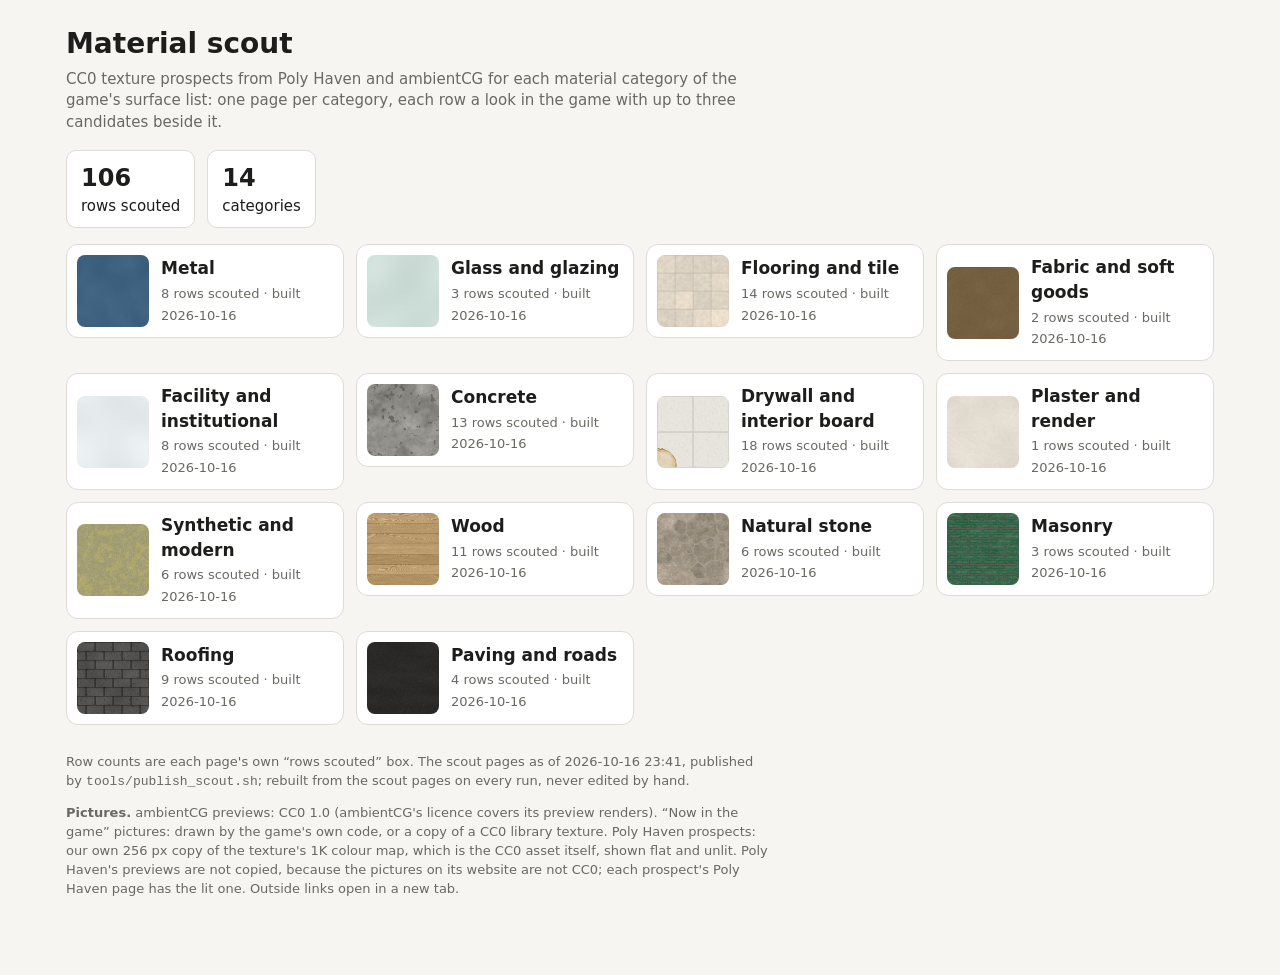
<file: index.html>
<!doctype html><html lang="en"><head><meta charset="utf-8"><meta name="viewport" content="width=device-width,initial-scale=1">
<meta name="robots" content="noindex"><title>Material Scout</title><link rel="stylesheet" href="page.css"><style>
.cats{list-style:none;padding:0;margin:16px 0;display:grid;grid-template-columns:repeat(auto-fill,minmax(260px,1fr));gap:12px}
.cats a{display:flex;gap:12px;align-items:center;background:var(--card);border:1px solid var(--line);border-radius:12px;padding:10px;text-decoration:none;color:var(--ink);min-height:92px}
.cats a:hover{border-color:var(--link)}.cats img{width:72px;height:72px;object-fit:cover;border-radius:8px;flex:none;display:block}
.cats b{display:block;font-size:17px;margin-bottom:2px}.cats .num{font-size:13px}
</style></head><body><main>
<h1>Material scout</h1>
<p class="lede">CC0 texture prospects from Poly Haven and ambientCG for each material category of the game's surface list: one page per category, each row a look in the game with up to three candidates beside it.</p>
<div class="stats"><div class="stat"><b>106</b>rows scouted</div><div class="stat"><b>14</b>categories</div></div>
<ul class="cats">
<li><a href="metal.html"><img src="metal_files/current_metal_steel_plate_painted.jpg" alt="" width="72" height="72"><span><b>Metal</b><span class="num">8 rows scouted · built 2026-10-16</span></span></a></li>
<li><a href="glass.html"><img src="glass_files/current_glass_clear.jpg" alt="" width="72" height="72"><span><b>Glass and glazing</b><span class="num">3 rows scouted · built 2026-10-16</span></span></a></li>
<li><a href="flooring.html"><img src="flooring_files/current_flooring_ceramic_tile_square.jpg" alt="" width="72" height="72"><span><b>Flooring and tile</b><span class="num">14 rows scouted · built 2026-10-16</span></span></a></li>
<li><a href="fabric.html"><img src="fabric_files/current_fabric_burlap.jpg" alt="" width="72" height="72"><span><b>Fabric and soft goods</b><span class="num">2 rows scouted · built 2026-10-16</span></span></a></li>
<li><a href="facility.html"><img src="facility_files/current_facility_frosted_lab_glazing.jpg" alt="" width="72" height="72"><span><b>Facility and institutional</b><span class="num">8 rows scouted · built 2026-10-16</span></span></a></li>
<li><a href="concrete.html"><img src="concrete_files/current_concrete_cracked_and_spalled.jpg" alt="" width="72" height="72"><span><b>Concrete</b><span class="num">13 rows scouted · built 2026-10-16</span></span></a></li>
<li><a href="drywall.html"><img src="drywall_files/current_drywall_acoustic_ceiling_tile_stain_a_11.jpg" alt="" width="72" height="72"><span><b>Drywall and interior board</b><span class="num">18 rows scouted · built 2026-10-16</span></span></a></li>
<li><a href="plaster.html"><img src="plaster_files/current_plaster_smooth_plaster.jpg" alt="" width="72" height="72"><span><b>Plaster and render</b><span class="num">1 rows scouted · built 2026-10-16</span></span></a></li>
<li><a href="synthetic.html"><img src="synthetic_files/current_synthetic_fibreglass.jpg" alt="" width="72" height="72"><span><b>Synthetic and modern</b><span class="num">6 rows scouted · built 2026-10-16</span></span></a></li>
<li><a href="wood.html"><img src="wood_files/current_wood_rough_sawn_lumber.jpg" alt="" width="72" height="72"><span><b>Wood</b><span class="num">11 rows scouted · built 2026-10-16</span></span></a></li>
<li><a href="natural_stone.html"><img src="natural_stone_files/current_natural_stone_flagstone.jpg" alt="" width="72" height="72"><span><b>Natural stone</b><span class="num">6 rows scouted · built 2026-10-16</span></span></a></li>
<li><a href="masonry.html"><img src="masonry_files/current_masonry_glazed_brick.jpg" alt="" width="72" height="72"><span><b>Masonry</b><span class="num">3 rows scouted · built 2026-10-16</span></span></a></li>
<li><a href="roofing.html"><img src="roofing_files/current_roofing_asphalt_shingle_3_tab.jpg" alt="" width="72" height="72"><span><b>Roofing</b><span class="num">9 rows scouted · built 2026-10-16</span></span></a></li>
<li><a href="paving.html"><img src="paving_files/current_paving_asphalt_fresh.jpg" alt="" width="72" height="72"><span><b>Paving and roads</b><span class="num">4 rows scouted · built 2026-10-16</span></span></a></li>
</ul>
<footer><p>Row counts are each page's own “rows scouted” box. The scout pages as of 2026-10-16 23:41, published by <code>tools/publish_scout.sh</code>; rebuilt from the scout pages on every run, never edited by hand.</p>
<p><b>Pictures.</b> ambientCG previews: CC0 1.0 (ambientCG's licence covers its preview renders). “Now in the game” pictures: drawn by the game's own code, or a copy of a CC0 library texture. Poly Haven prospects: our own 256 px copy of the texture's 1K colour map, which is the CC0 asset itself, shown flat and unlit. Poly Haven's previews are not copied, because the pictures on its website are not CC0; each prospect's Poly Haven page has the lit one. Outside links open in a new tab.</p></footer>
</main></body></html>
</file>
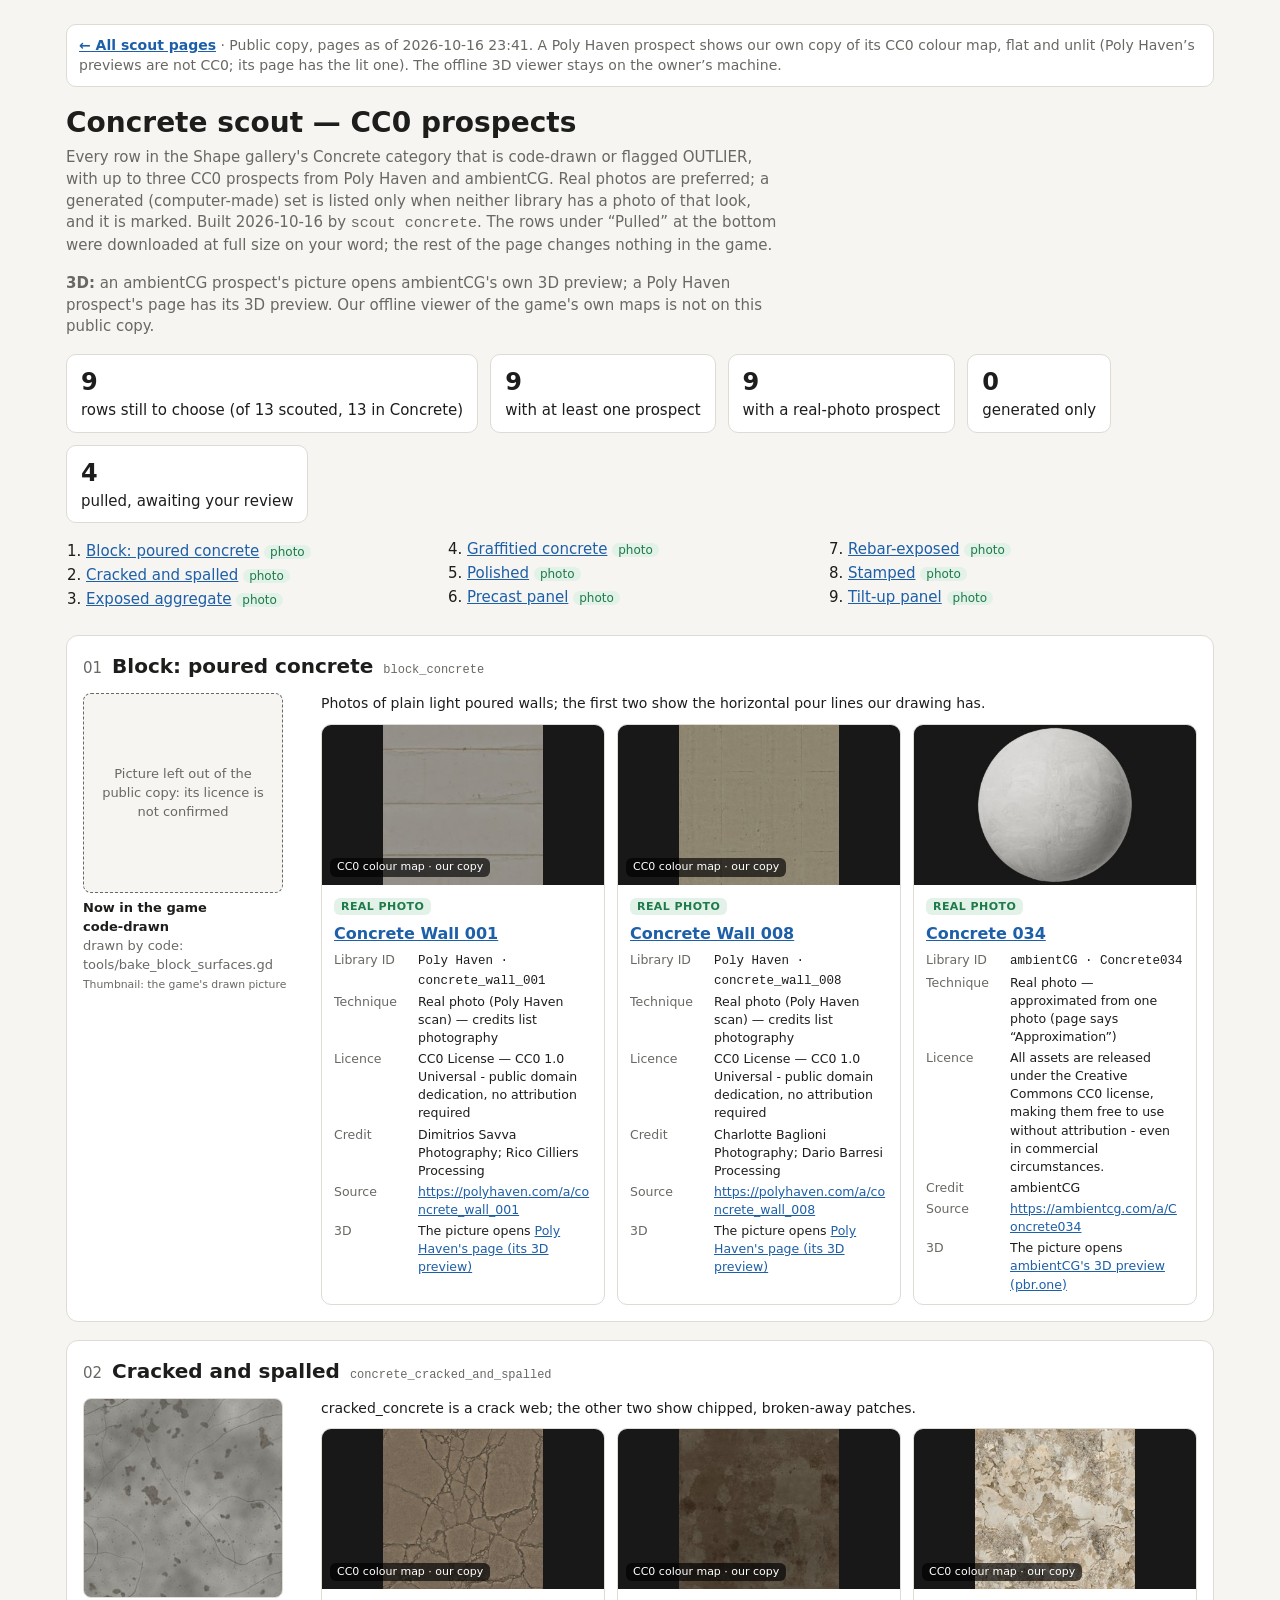
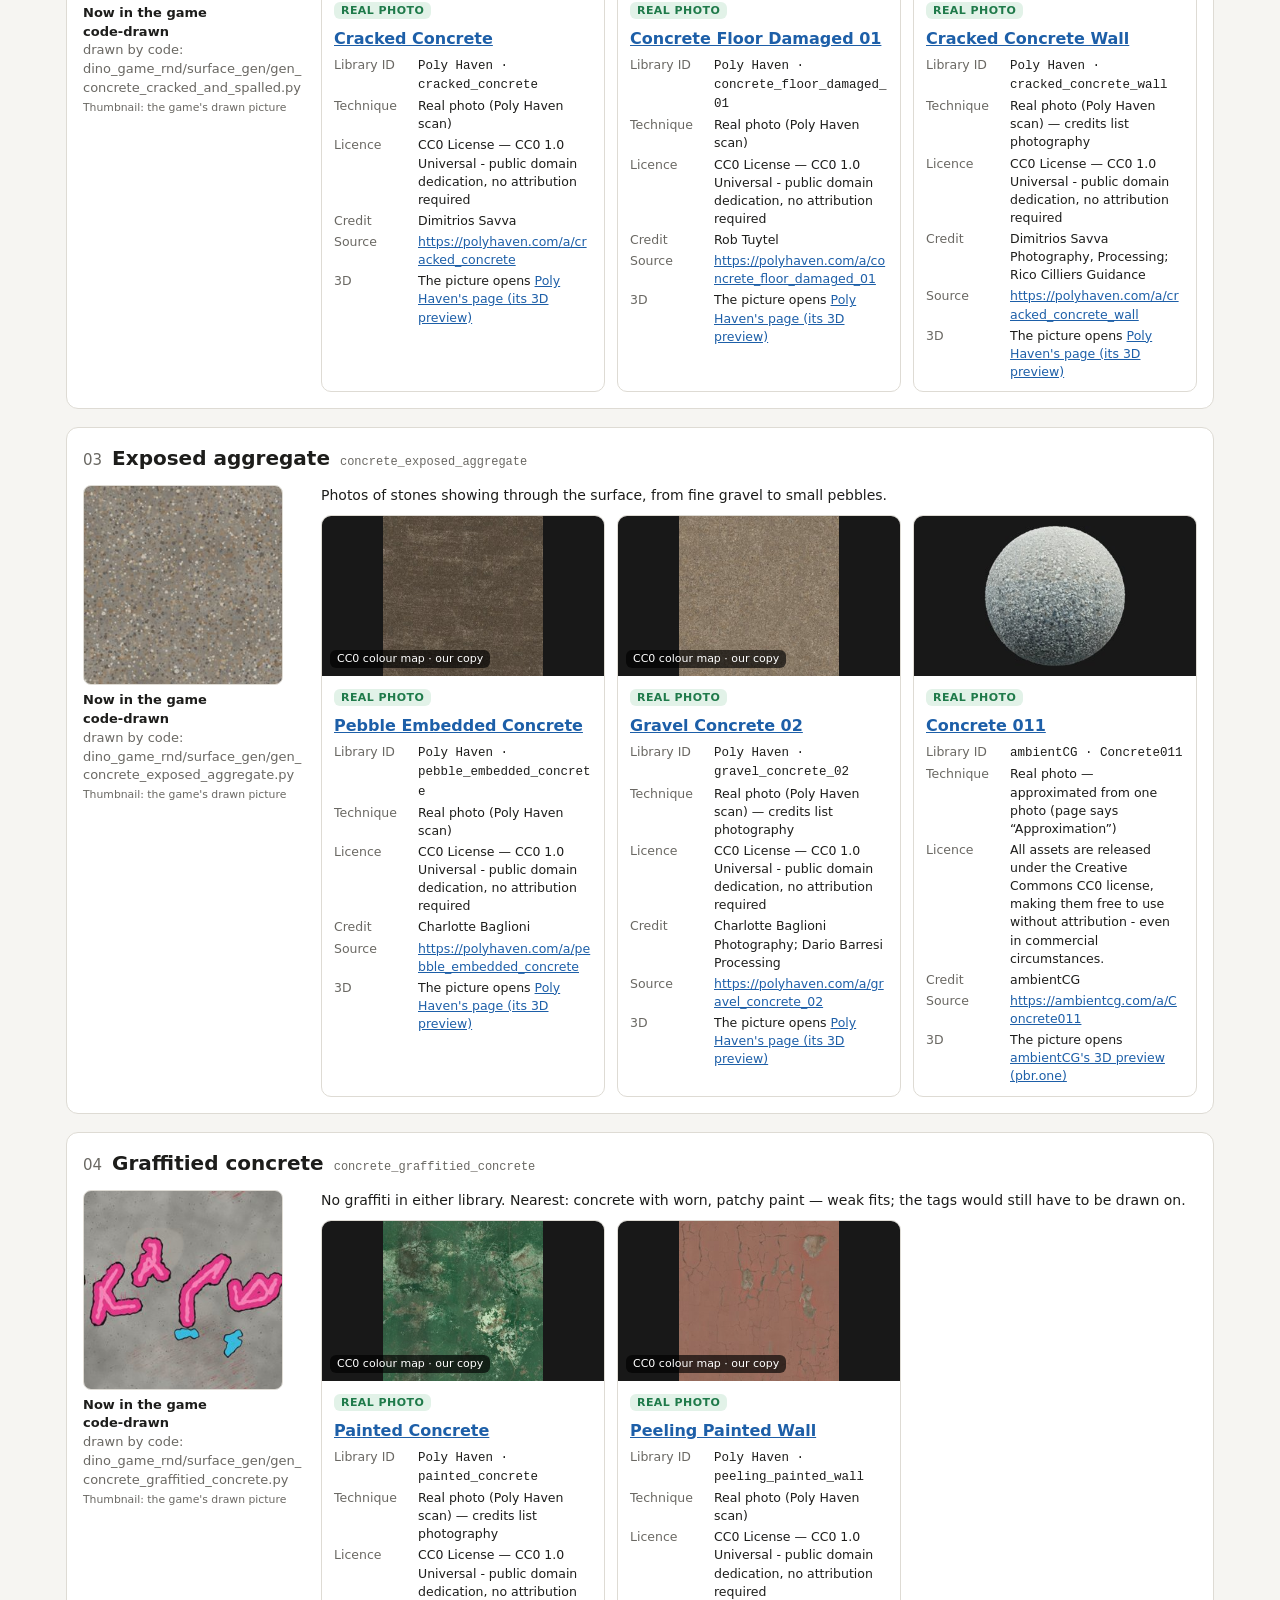
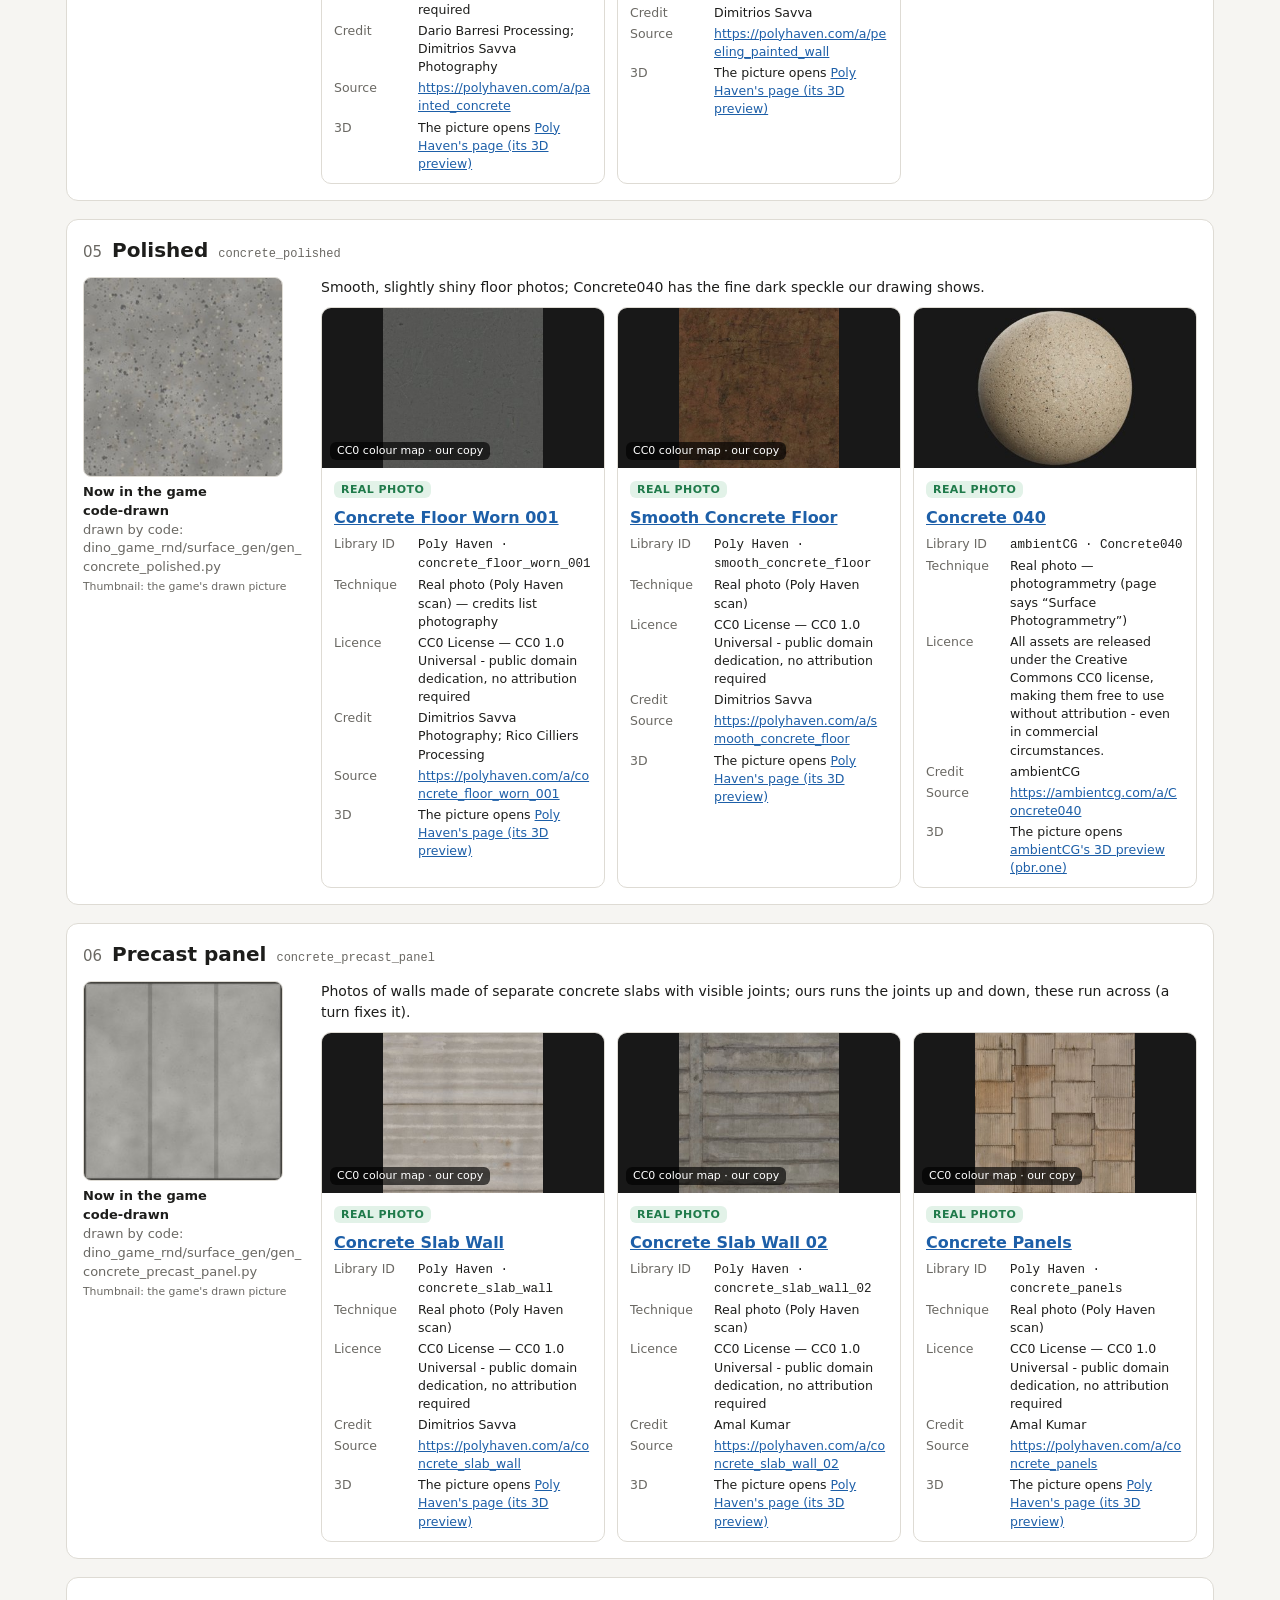
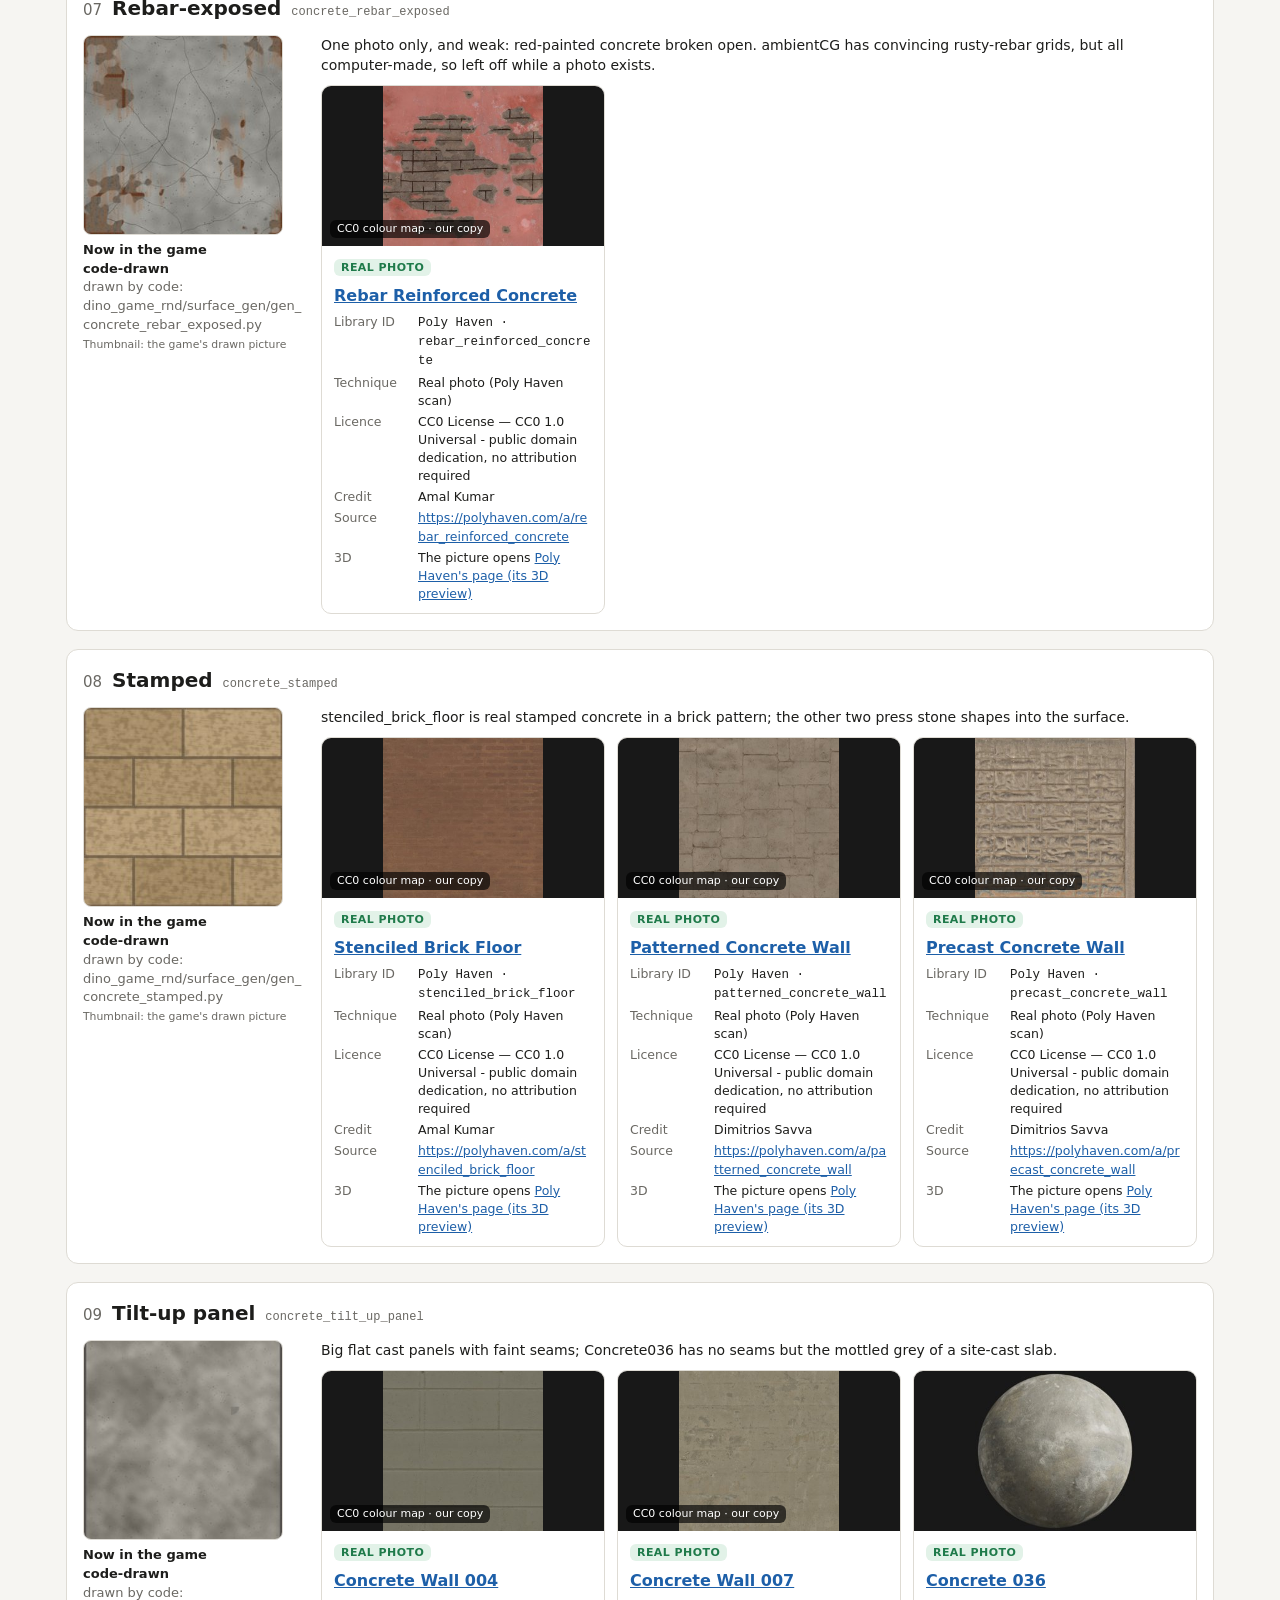
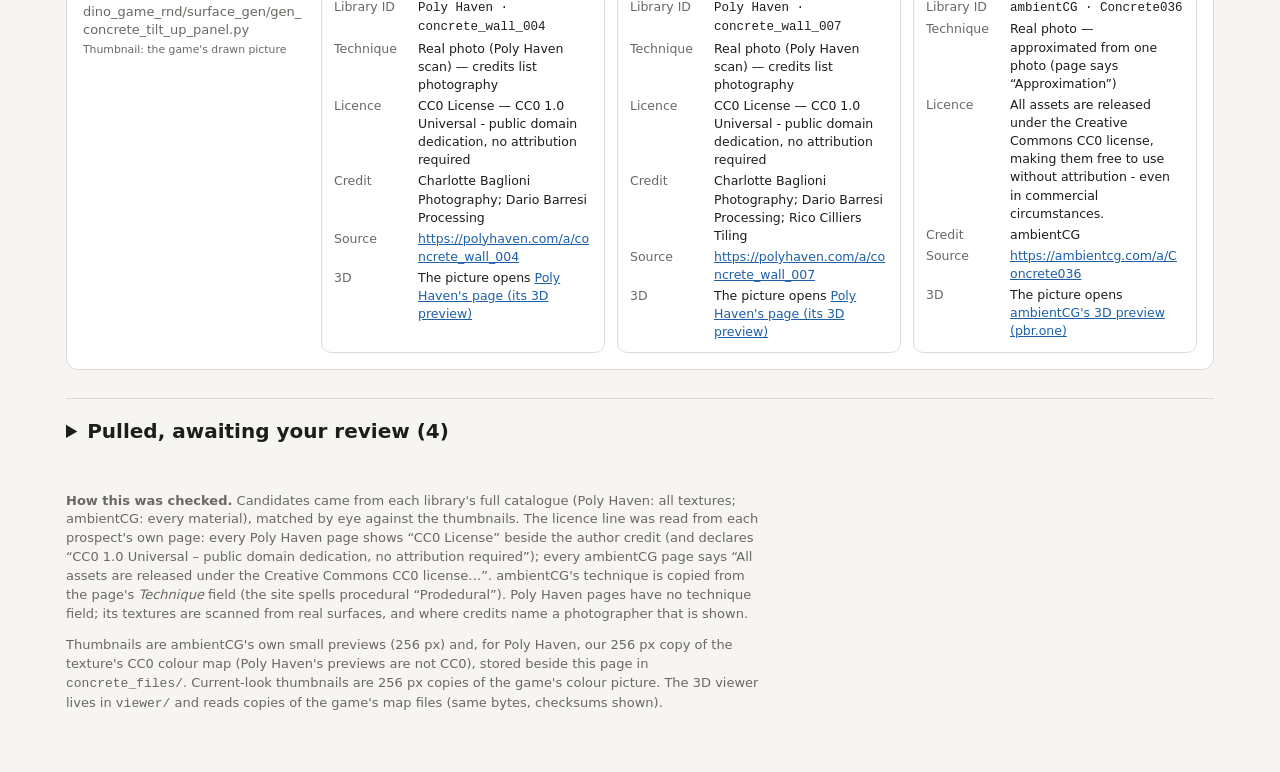
<file: concrete.html>
<!doctype html><html lang="en"><head><meta charset="utf-8"><meta name="viewport" content="width=device-width,initial-scale=1">
<title>Concrete Scout</title><style>:root{--bg:#f6f5f2;--card:#fff;--ink:#1d1d1b;--mute:#6a6863;--line:#dedbd4;--photo:#1f7a4a;--photobg:#e2f2e8;--gen:#8a5a00;--genbg:#fbefd6;--link:#1d5fa8}
@media (prefers-color-scheme:dark){:root:not([data-theme="light"]){--bg:#161615;--card:#211f1d;--ink:#ecebe7;--mute:#a19e97;--line:#3a3834;--photo:#7ed3a0;--photobg:#183526;--gen:#f0c16b;--genbg:#3a2c12;--link:#8ab8f0}}
:root[data-theme="dark"]{--bg:#161615;--card:#211f1d;--ink:#ecebe7;--mute:#a19e97;--line:#3a3834;--photo:#7ed3a0;--photobg:#183526;--gen:#f0c16b;--genbg:#3a2c12;--link:#8ab8f0}
*{box-sizing:border-box}body{margin:0;background:var(--bg);color:var(--ink);font:15px/1.45 system-ui,-apple-system,"Segoe UI",sans-serif}
main{max-width:1180px;margin:0 auto;padding:24px 16px 64px}a{color:var(--link)}
h1{font-size:28px;margin:0 0 4px}.lede{color:var(--mute);margin:0 0 16px;max-width:75ch}
.stats{display:flex;gap:12px;flex-wrap:wrap;margin:16px 0}.stat{background:var(--card);border:1px solid var(--line);border-radius:10px;padding:10px 14px}.stat b{display:block;font-size:24px}
.toc{columns:3 220px;padding-left:20px;margin:8px 0 24px}.toc li{break-inside:avoid;margin:2px 0}.toc span{font-size:12px;padding:0 6px;border-radius:8px}.ok{background:var(--photobg);color:var(--photo)}.gn{background:var(--genbg);color:var(--gen)}
section{background:var(--card);border:1px solid var(--line);border-radius:12px;padding:16px;margin:0 0 18px}
.rh{display:flex;align-items:baseline;gap:10px;flex-wrap:wrap;margin-bottom:12px}.rh h2{margin:0;font-size:20px}.num{color:var(--mute);font-variant-numeric:tabular-nums}.key{color:var(--mute);font-size:12px}
.row{display:grid;grid-template-columns:220px 1fr;gap:18px}@media (max-width:720px){.row{grid-template-columns:1fr}}
.cur{margin:0}.cur img{width:200px;height:200px;object-fit:cover;border-radius:8px;border:1px solid var(--line);display:block}.cur figcaption{overflow-wrap:anywhere;font-size:13px;margin-top:6px;color:var(--mute)}.cur b{color:var(--ink)}.g{font-weight:600;color:var(--ink)}
.note{margin:0 0 10px;font-size:14px}.pgrid{display:grid;grid-template-columns:repeat(auto-fill,minmax(250px,1fr));gap:12px}
.p{border:1px solid var(--line);border-radius:10px;overflow:hidden;display:flex;flex-direction:column}.p.is-gen{border-style:dashed;border-color:var(--gen)}
.p img{width:100%;height:160px;object-fit:contain;background:#181818;display:block}.pb{padding:10px 12px}.pb h4{margin:6px 0 6px;font-size:16px}
.tag{font-size:11px;font-weight:700;letter-spacing:.04em;padding:2px 7px;border-radius:6px}.tag.photo{background:var(--photobg);color:var(--photo)}.tag.gen{background:var(--genbg);color:var(--gen)}
dl{display:grid;grid-template-columns:76px 1fr;gap:3px 8px;margin:0;font-size:12.5px}dt{color:var(--mute)}dd{margin:0;overflow-wrap:anywhere}
.none{color:var(--mute);font-style:italic}footer{color:var(--mute);font-size:13px;margin-top:28px;max-width:85ch}
.cur a{display:block;width:200px}.p>a{display:block}
.tag.pick{background:var(--link);color:var(--card)}.p.is-pick{border:2px solid var(--link)}.pulled-status{margin:0 0 10px;font-size:14px}
details.pulled{margin:28px 0 0;border-top:1px solid var(--line);padding-top:12px}details.pulled>summary{cursor:pointer;font-size:20px;font-weight:600;margin:0 0 12px;padding:6px 0}
</style><meta name="robots" content="noindex"><style>
.pub-bar{margin:0 0 16px;padding:10px 12px;border:1px solid var(--line);border-radius:10px;background:var(--card);font-size:14px;color:var(--mute)}
.pub-bar a{font-weight:600}
.pub-out{display:flex;align-items:center;justify-content:center;text-align:center;height:160px;padding:12px;background:var(--bg);color:var(--mute);font-size:13px;border-bottom:1px solid var(--line)}
.cur .pub-out{width:200px;height:200px;border:1px dashed var(--mute);border-radius:8px}
.phmap{position:relative;display:block}.phmap small{position:absolute;left:8px;bottom:8px;font-size:11px;line-height:1.3;padding:2px 7px;border-radius:6px;background:rgba(0,0,0,.65);color:#fff}
</style></head><body><main><p class="pub-bar"><a href="./">← All scout pages</a> · Public copy, pages as of 2026-10-16 23:41. A Poly Haven prospect shows our own copy of its CC0 colour map, flat and unlit (Poly Haven’s previews are not CC0; its page has the lit one). The offline 3D viewer stays on the owner’s machine.</p>
<h1>Concrete scout — CC0 prospects</h1>
<p class="lede">Every row in the Shape gallery's Concrete category that is code-drawn or flagged OUTLIER, with up to three CC0 prospects from Poly Haven and ambientCG. Real photos are preferred; a generated (computer-made) set is listed only when neither library has a photo of that look, and it is marked. Built 2026-10-16 by <code>scout concrete</code>. The rows under “Pulled” at the bottom were downloaded at full size on your word; the rest of the page changes nothing in the game.</p>
<p class="lede"><b>3D:</b> an ambientCG prospect's picture opens ambientCG's own 3D preview; a Poly Haven prospect's page has its 3D preview. Our offline viewer of the game's own maps is not on this public copy.</p>
<div class="stats"><div class="stat"><b>9</b>rows still to choose (of 13 scouted, 13 in Concrete)</div><div class="stat"><b>9</b>with at least one prospect</div><div class="stat"><b>9</b>with a real-photo prospect</div><div class="stat"><b>0</b>generated only</div><div class="stat"><b>4</b>pulled, awaiting your review</div></div>

<ol class="toc"><li><a href="#block_concrete">Block: poured concrete</a> <span class="ok">photo</span></li><li><a href="#concrete_cracked_and_spalled">Cracked and spalled</a> <span class="ok">photo</span></li><li><a href="#concrete_exposed_aggregate">Exposed aggregate</a> <span class="ok">photo</span></li><li><a href="#concrete_graffitied_concrete">Graffitied concrete</a> <span class="ok">photo</span></li><li><a href="#concrete_polished">Polished</a> <span class="ok">photo</span></li><li><a href="#concrete_precast_panel">Precast panel</a> <span class="ok">photo</span></li><li><a href="#concrete_rebar_exposed">Rebar-exposed</a> <span class="ok">photo</span></li><li><a href="#concrete_stamped">Stamped</a> <span class="ok">photo</span></li><li><a href="#concrete_tilt_up_panel">Tilt-up panel</a> <span class="ok">photo</span></li></ol>
<section id="block_concrete">
<header class="rh"><span class="num">01</span><h2>Block: poured concrete</h2><code class="key">block_concrete</code></header>
<div class="row">
<figure class="cur"><span class="pub-out">Picture left out of the public copy: its licence is not confirmed</span>
<figcaption><b>Now in the game</b><br><span class="g">code-drawn</span><br>drawn by code: tools/bake_block_surfaces.gd<br><small>Thumbnail: the game&#x27;s drawn picture</small></figcaption></figure>
<div class="ps"><p class="note">Photos of plain light poured walls; the first two show the horizontal pour lines our drawing has.</p><div class="pgrid"><article class="p">
<a href="https://polyhaven.com/a/concrete_wall_001" target="_blank" rel="noopener" title="Open in 3D: Poly Haven&#x27;s page (its 3D preview)"><span class="phmap"><img src="concrete_files/phmap_concrete_wall_001.jpg" alt="Concrete Wall 001" width="160" height="160"><small>CC0 colour map · our copy</small></span></a>
<div class="pb"><span class="tag photo">REAL PHOTO</span>
<h4><a href="https://polyhaven.com/a/concrete_wall_001" target="_blank" rel="noopener">Concrete Wall 001</a></h4>
<dl><dt>Library ID</dt><dd><code>Poly Haven · concrete_wall_001</code></dd>
<dt>Technique</dt><dd>Real photo (Poly Haven scan) — credits list photography</dd>
<dt>Licence</dt><dd>CC0 License — CC0 1.0 Universal - public domain dedication, no attribution required</dd>
<dt>Credit</dt><dd>Dimitrios Savva Photography; Rico Cilliers Processing</dd>
<dt>Source</dt><dd><a href="https://polyhaven.com/a/concrete_wall_001" target="_blank" rel="noopener">https://polyhaven.com/a/concrete_wall_001</a></dd>
<dt>3D</dt><dd>The picture opens <a href="https://polyhaven.com/a/concrete_wall_001" target="_blank" rel="noopener">Poly Haven&#x27;s page (its 3D preview)</a></dd></dl></div></article><article class="p">
<a href="https://polyhaven.com/a/concrete_wall_008" target="_blank" rel="noopener" title="Open in 3D: Poly Haven&#x27;s page (its 3D preview)"><span class="phmap"><img src="concrete_files/phmap_concrete_wall_008.jpg" alt="Concrete Wall 008" width="160" height="160"><small>CC0 colour map · our copy</small></span></a>
<div class="pb"><span class="tag photo">REAL PHOTO</span>
<h4><a href="https://polyhaven.com/a/concrete_wall_008" target="_blank" rel="noopener">Concrete Wall 008</a></h4>
<dl><dt>Library ID</dt><dd><code>Poly Haven · concrete_wall_008</code></dd>
<dt>Technique</dt><dd>Real photo (Poly Haven scan) — credits list photography</dd>
<dt>Licence</dt><dd>CC0 License — CC0 1.0 Universal - public domain dedication, no attribution required</dd>
<dt>Credit</dt><dd>Charlotte Baglioni Photography; Dario Barresi Processing</dd>
<dt>Source</dt><dd><a href="https://polyhaven.com/a/concrete_wall_008" target="_blank" rel="noopener">https://polyhaven.com/a/concrete_wall_008</a></dd>
<dt>3D</dt><dd>The picture opens <a href="https://polyhaven.com/a/concrete_wall_008" target="_blank" rel="noopener">Poly Haven&#x27;s page (its 3D preview)</a></dd></dl></div></article><article class="p">
<a href="https://releases.pbr.one/main/material-shading.html#normal_type=directx&amp;color_url=https://f003.backblazeb2.com/file/ambientCG-Web/media/surface-preview/Concrete034/Concrete034_SQ_Color.jpg?47890&amp;displacement_url=https://f003.backblazeb2.com/file/ambientCG-Web/media/surface-preview/Concrete034/Concrete034_SQ_Displacement.jpg?78249&amp;normal_url=https://f003.backblazeb2.com/file/ambientCG-Web/media/surface-preview/Concrete034/Concrete034_SQ_NormalDX.jpg?48353&amp;roughness_url=https://f003.backblazeb2.com/file/ambientCG-Web/media/surface-preview/Concrete034/Concrete034_SQ_Roughness.jpg?2358" target="_blank" rel="noopener" title="Open in 3D: ambientCG&#x27;s 3D preview (pbr.one)"><img src="concrete_files/acg_Concrete034.jpg" alt="Concrete 034" width="160" height="160"></a>
<div class="pb"><span class="tag photo">REAL PHOTO</span>
<h4><a href="https://ambientcg.com/a/Concrete034" target="_blank" rel="noopener">Concrete 034</a></h4>
<dl><dt>Library ID</dt><dd><code>ambientCG · Concrete034</code></dd>
<dt>Technique</dt><dd>Real photo — approximated from one photo (page says “Approximation”)</dd>
<dt>Licence</dt><dd>All assets are released under the Creative Commons CC0 license, making them free to use without attribution - even in commercial circumstances.</dd>
<dt>Credit</dt><dd>ambientCG</dd>
<dt>Source</dt><dd><a href="https://ambientcg.com/a/Concrete034" target="_blank" rel="noopener">https://ambientcg.com/a/Concrete034</a></dd>
<dt>3D</dt><dd>The picture opens <a href="https://releases.pbr.one/main/material-shading.html#normal_type=directx&amp;color_url=https://f003.backblazeb2.com/file/ambientCG-Web/media/surface-preview/Concrete034/Concrete034_SQ_Color.jpg?47890&amp;displacement_url=https://f003.backblazeb2.com/file/ambientCG-Web/media/surface-preview/Concrete034/Concrete034_SQ_Displacement.jpg?78249&amp;normal_url=https://f003.backblazeb2.com/file/ambientCG-Web/media/surface-preview/Concrete034/Concrete034_SQ_NormalDX.jpg?48353&amp;roughness_url=https://f003.backblazeb2.com/file/ambientCG-Web/media/surface-preview/Concrete034/Concrete034_SQ_Roughness.jpg?2358" target="_blank" rel="noopener">ambientCG&#x27;s 3D preview (pbr.one)</a></dd></dl></div></article></div></div></div></section><section id="concrete_cracked_and_spalled">
<header class="rh"><span class="num">02</span><h2>Cracked and spalled</h2><code class="key">concrete_cracked_and_spalled</code></header>
<div class="row">
<figure class="cur"><img src="concrete_files/current_concrete_cracked_and_spalled.jpg" alt="current look of Cracked and spalled" width="200" height="200">
<figcaption><b>Now in the game</b><br><span class="g">code-drawn</span><br>drawn by code: dino_game_rnd/surface_gen/gen_concrete_cracked_and_spalled.py<br><small>Thumbnail: the game&#x27;s drawn picture</small></figcaption></figure>
<div class="ps"><p class="note">cracked_concrete is a crack web; the other two show chipped, broken-away patches.</p><div class="pgrid"><article class="p">
<a href="https://polyhaven.com/a/cracked_concrete" target="_blank" rel="noopener" title="Open in 3D: Poly Haven&#x27;s page (its 3D preview)"><span class="phmap"><img src="concrete_files/phmap_cracked_concrete.jpg" alt="Cracked Concrete" width="160" height="160"><small>CC0 colour map · our copy</small></span></a>
<div class="pb"><span class="tag photo">REAL PHOTO</span>
<h4><a href="https://polyhaven.com/a/cracked_concrete" target="_blank" rel="noopener">Cracked Concrete</a></h4>
<dl><dt>Library ID</dt><dd><code>Poly Haven · cracked_concrete</code></dd>
<dt>Technique</dt><dd>Real photo (Poly Haven scan)</dd>
<dt>Licence</dt><dd>CC0 License — CC0 1.0 Universal - public domain dedication, no attribution required</dd>
<dt>Credit</dt><dd>Dimitrios Savva</dd>
<dt>Source</dt><dd><a href="https://polyhaven.com/a/cracked_concrete" target="_blank" rel="noopener">https://polyhaven.com/a/cracked_concrete</a></dd>
<dt>3D</dt><dd>The picture opens <a href="https://polyhaven.com/a/cracked_concrete" target="_blank" rel="noopener">Poly Haven&#x27;s page (its 3D preview)</a></dd></dl></div></article><article class="p">
<a href="https://polyhaven.com/a/concrete_floor_damaged_01" target="_blank" rel="noopener" title="Open in 3D: Poly Haven&#x27;s page (its 3D preview)"><span class="phmap"><img src="concrete_files/phmap_concrete_floor_damaged_01.jpg" alt="Concrete Floor Damaged 01" width="160" height="160"><small>CC0 colour map · our copy</small></span></a>
<div class="pb"><span class="tag photo">REAL PHOTO</span>
<h4><a href="https://polyhaven.com/a/concrete_floor_damaged_01" target="_blank" rel="noopener">Concrete Floor Damaged 01</a></h4>
<dl><dt>Library ID</dt><dd><code>Poly Haven · concrete_floor_damaged_01</code></dd>
<dt>Technique</dt><dd>Real photo (Poly Haven scan)</dd>
<dt>Licence</dt><dd>CC0 License — CC0 1.0 Universal - public domain dedication, no attribution required</dd>
<dt>Credit</dt><dd>Rob Tuytel</dd>
<dt>Source</dt><dd><a href="https://polyhaven.com/a/concrete_floor_damaged_01" target="_blank" rel="noopener">https://polyhaven.com/a/concrete_floor_damaged_01</a></dd>
<dt>3D</dt><dd>The picture opens <a href="https://polyhaven.com/a/concrete_floor_damaged_01" target="_blank" rel="noopener">Poly Haven&#x27;s page (its 3D preview)</a></dd></dl></div></article><article class="p">
<a href="https://polyhaven.com/a/cracked_concrete_wall" target="_blank" rel="noopener" title="Open in 3D: Poly Haven&#x27;s page (its 3D preview)"><span class="phmap"><img src="concrete_files/phmap_cracked_concrete_wall.jpg" alt="Cracked Concrete Wall" width="160" height="160"><small>CC0 colour map · our copy</small></span></a>
<div class="pb"><span class="tag photo">REAL PHOTO</span>
<h4><a href="https://polyhaven.com/a/cracked_concrete_wall" target="_blank" rel="noopener">Cracked Concrete Wall</a></h4>
<dl><dt>Library ID</dt><dd><code>Poly Haven · cracked_concrete_wall</code></dd>
<dt>Technique</dt><dd>Real photo (Poly Haven scan) — credits list photography</dd>
<dt>Licence</dt><dd>CC0 License — CC0 1.0 Universal - public domain dedication, no attribution required</dd>
<dt>Credit</dt><dd>Dimitrios Savva Photography, Processing; Rico Cilliers Guidance</dd>
<dt>Source</dt><dd><a href="https://polyhaven.com/a/cracked_concrete_wall" target="_blank" rel="noopener">https://polyhaven.com/a/cracked_concrete_wall</a></dd>
<dt>3D</dt><dd>The picture opens <a href="https://polyhaven.com/a/cracked_concrete_wall" target="_blank" rel="noopener">Poly Haven&#x27;s page (its 3D preview)</a></dd></dl></div></article></div></div></div></section><section id="concrete_exposed_aggregate">
<header class="rh"><span class="num">03</span><h2>Exposed aggregate</h2><code class="key">concrete_exposed_aggregate</code></header>
<div class="row">
<figure class="cur"><img src="concrete_files/current_concrete_exposed_aggregate.jpg" alt="current look of Exposed aggregate" width="200" height="200">
<figcaption><b>Now in the game</b><br><span class="g">code-drawn</span><br>drawn by code: dino_game_rnd/surface_gen/gen_concrete_exposed_aggregate.py<br><small>Thumbnail: the game&#x27;s drawn picture</small></figcaption></figure>
<div class="ps"><p class="note">Photos of stones showing through the surface, from fine gravel to small pebbles.</p><div class="pgrid"><article class="p">
<a href="https://polyhaven.com/a/pebble_embedded_concrete" target="_blank" rel="noopener" title="Open in 3D: Poly Haven&#x27;s page (its 3D preview)"><span class="phmap"><img src="concrete_files/phmap_pebble_embedded_concrete.jpg" alt="Pebble Embedded Concrete" width="160" height="160"><small>CC0 colour map · our copy</small></span></a>
<div class="pb"><span class="tag photo">REAL PHOTO</span>
<h4><a href="https://polyhaven.com/a/pebble_embedded_concrete" target="_blank" rel="noopener">Pebble Embedded Concrete</a></h4>
<dl><dt>Library ID</dt><dd><code>Poly Haven · pebble_embedded_concrete</code></dd>
<dt>Technique</dt><dd>Real photo (Poly Haven scan)</dd>
<dt>Licence</dt><dd>CC0 License — CC0 1.0 Universal - public domain dedication, no attribution required</dd>
<dt>Credit</dt><dd>Charlotte Baglioni</dd>
<dt>Source</dt><dd><a href="https://polyhaven.com/a/pebble_embedded_concrete" target="_blank" rel="noopener">https://polyhaven.com/a/pebble_embedded_concrete</a></dd>
<dt>3D</dt><dd>The picture opens <a href="https://polyhaven.com/a/pebble_embedded_concrete" target="_blank" rel="noopener">Poly Haven&#x27;s page (its 3D preview)</a></dd></dl></div></article><article class="p">
<a href="https://polyhaven.com/a/gravel_concrete_02" target="_blank" rel="noopener" title="Open in 3D: Poly Haven&#x27;s page (its 3D preview)"><span class="phmap"><img src="concrete_files/phmap_gravel_concrete_02.jpg" alt="Gravel Concrete 02" width="160" height="160"><small>CC0 colour map · our copy</small></span></a>
<div class="pb"><span class="tag photo">REAL PHOTO</span>
<h4><a href="https://polyhaven.com/a/gravel_concrete_02" target="_blank" rel="noopener">Gravel Concrete 02</a></h4>
<dl><dt>Library ID</dt><dd><code>Poly Haven · gravel_concrete_02</code></dd>
<dt>Technique</dt><dd>Real photo (Poly Haven scan) — credits list photography</dd>
<dt>Licence</dt><dd>CC0 License — CC0 1.0 Universal - public domain dedication, no attribution required</dd>
<dt>Credit</dt><dd>Charlotte Baglioni Photography; Dario Barresi Processing</dd>
<dt>Source</dt><dd><a href="https://polyhaven.com/a/gravel_concrete_02" target="_blank" rel="noopener">https://polyhaven.com/a/gravel_concrete_02</a></dd>
<dt>3D</dt><dd>The picture opens <a href="https://polyhaven.com/a/gravel_concrete_02" target="_blank" rel="noopener">Poly Haven&#x27;s page (its 3D preview)</a></dd></dl></div></article><article class="p">
<a href="https://releases.pbr.one/main/material-shading.html#normal_type=directx&amp;color_url=https://f003.backblazeb2.com/file/ambientCG-Web/media/surface-preview/Concrete011/Concrete011_SQ_Color.jpg?38676&amp;displacement_url=https://f003.backblazeb2.com/file/ambientCG-Web/media/surface-preview/Concrete011/Concrete011_SQ_Displacement.jpg?61743&amp;normal_url=https://f003.backblazeb2.com/file/ambientCG-Web/media/surface-preview/Concrete011/Concrete011_SQ_NormalDX.jpg?18305&amp;roughness_url=https://f003.backblazeb2.com/file/ambientCG-Web/media/surface-preview/Concrete011/Concrete011_SQ_Roughness.jpg?30803&amp;ambientocclusion_url=https://f003.backblazeb2.com/file/ambientCG-Web/media/surface-preview/Concrete011/Concrete011_SQ_AmbientOcclusion.jpg?34614" target="_blank" rel="noopener" title="Open in 3D: ambientCG&#x27;s 3D preview (pbr.one)"><img src="concrete_files/acg_Concrete011.jpg" alt="Concrete 011" width="160" height="160"></a>
<div class="pb"><span class="tag photo">REAL PHOTO</span>
<h4><a href="https://ambientcg.com/a/Concrete011" target="_blank" rel="noopener">Concrete 011</a></h4>
<dl><dt>Library ID</dt><dd><code>ambientCG · Concrete011</code></dd>
<dt>Technique</dt><dd>Real photo — approximated from one photo (page says “Approximation”)</dd>
<dt>Licence</dt><dd>All assets are released under the Creative Commons CC0 license, making them free to use without attribution - even in commercial circumstances.</dd>
<dt>Credit</dt><dd>ambientCG</dd>
<dt>Source</dt><dd><a href="https://ambientcg.com/a/Concrete011" target="_blank" rel="noopener">https://ambientcg.com/a/Concrete011</a></dd>
<dt>3D</dt><dd>The picture opens <a href="https://releases.pbr.one/main/material-shading.html#normal_type=directx&amp;color_url=https://f003.backblazeb2.com/file/ambientCG-Web/media/surface-preview/Concrete011/Concrete011_SQ_Color.jpg?38676&amp;displacement_url=https://f003.backblazeb2.com/file/ambientCG-Web/media/surface-preview/Concrete011/Concrete011_SQ_Displacement.jpg?61743&amp;normal_url=https://f003.backblazeb2.com/file/ambientCG-Web/media/surface-preview/Concrete011/Concrete011_SQ_NormalDX.jpg?18305&amp;roughness_url=https://f003.backblazeb2.com/file/ambientCG-Web/media/surface-preview/Concrete011/Concrete011_SQ_Roughness.jpg?30803&amp;ambientocclusion_url=https://f003.backblazeb2.com/file/ambientCG-Web/media/surface-preview/Concrete011/Concrete011_SQ_AmbientOcclusion.jpg?34614" target="_blank" rel="noopener">ambientCG&#x27;s 3D preview (pbr.one)</a></dd></dl></div></article></div></div></div></section><section id="concrete_graffitied_concrete">
<header class="rh"><span class="num">04</span><h2>Graffitied concrete</h2><code class="key">concrete_graffitied_concrete</code></header>
<div class="row">
<figure class="cur"><img src="concrete_files/current_concrete_graffitied_concrete.jpg" alt="current look of Graffitied concrete" width="200" height="200">
<figcaption><b>Now in the game</b><br><span class="g">code-drawn</span><br>drawn by code: dino_game_rnd/surface_gen/gen_concrete_graffitied_concrete.py<br><small>Thumbnail: the game&#x27;s drawn picture</small></figcaption></figure>
<div class="ps"><p class="note">No graffiti in either library. Nearest: concrete with worn, patchy paint — weak fits; the tags would still have to be drawn on.</p><div class="pgrid"><article class="p">
<a href="https://polyhaven.com/a/painted_concrete" target="_blank" rel="noopener" title="Open in 3D: Poly Haven&#x27;s page (its 3D preview)"><span class="phmap"><img src="concrete_files/phmap_painted_concrete.jpg" alt="Painted Concrete" width="160" height="160"><small>CC0 colour map · our copy</small></span></a>
<div class="pb"><span class="tag photo">REAL PHOTO</span>
<h4><a href="https://polyhaven.com/a/painted_concrete" target="_blank" rel="noopener">Painted Concrete</a></h4>
<dl><dt>Library ID</dt><dd><code>Poly Haven · painted_concrete</code></dd>
<dt>Technique</dt><dd>Real photo (Poly Haven scan) — credits list photography</dd>
<dt>Licence</dt><dd>CC0 License — CC0 1.0 Universal - public domain dedication, no attribution required</dd>
<dt>Credit</dt><dd>Dario Barresi Processing; Dimitrios Savva Photography</dd>
<dt>Source</dt><dd><a href="https://polyhaven.com/a/painted_concrete" target="_blank" rel="noopener">https://polyhaven.com/a/painted_concrete</a></dd>
<dt>3D</dt><dd>The picture opens <a href="https://polyhaven.com/a/painted_concrete" target="_blank" rel="noopener">Poly Haven&#x27;s page (its 3D preview)</a></dd></dl></div></article><article class="p">
<a href="https://polyhaven.com/a/peeling_painted_wall" target="_blank" rel="noopener" title="Open in 3D: Poly Haven&#x27;s page (its 3D preview)"><span class="phmap"><img src="concrete_files/phmap_peeling_painted_wall.jpg" alt="Peeling Painted Wall" width="160" height="160"><small>CC0 colour map · our copy</small></span></a>
<div class="pb"><span class="tag photo">REAL PHOTO</span>
<h4><a href="https://polyhaven.com/a/peeling_painted_wall" target="_blank" rel="noopener">Peeling Painted Wall</a></h4>
<dl><dt>Library ID</dt><dd><code>Poly Haven · peeling_painted_wall</code></dd>
<dt>Technique</dt><dd>Real photo (Poly Haven scan)</dd>
<dt>Licence</dt><dd>CC0 License — CC0 1.0 Universal - public domain dedication, no attribution required</dd>
<dt>Credit</dt><dd>Dimitrios Savva</dd>
<dt>Source</dt><dd><a href="https://polyhaven.com/a/peeling_painted_wall" target="_blank" rel="noopener">https://polyhaven.com/a/peeling_painted_wall</a></dd>
<dt>3D</dt><dd>The picture opens <a href="https://polyhaven.com/a/peeling_painted_wall" target="_blank" rel="noopener">Poly Haven&#x27;s page (its 3D preview)</a></dd></dl></div></article></div></div></div></section><section id="concrete_polished">
<header class="rh"><span class="num">05</span><h2>Polished</h2><code class="key">concrete_polished</code></header>
<div class="row">
<figure class="cur"><img src="concrete_files/current_concrete_polished.jpg" alt="current look of Polished" width="200" height="200">
<figcaption><b>Now in the game</b><br><span class="g">code-drawn</span><br>drawn by code: dino_game_rnd/surface_gen/gen_concrete_polished.py<br><small>Thumbnail: the game&#x27;s drawn picture</small></figcaption></figure>
<div class="ps"><p class="note">Smooth, slightly shiny floor photos; Concrete040 has the fine dark speckle our drawing shows.</p><div class="pgrid"><article class="p">
<a href="https://polyhaven.com/a/concrete_floor_worn_001" target="_blank" rel="noopener" title="Open in 3D: Poly Haven&#x27;s page (its 3D preview)"><span class="phmap"><img src="concrete_files/phmap_concrete_floor_worn_001.jpg" alt="Concrete Floor Worn 001" width="160" height="160"><small>CC0 colour map · our copy</small></span></a>
<div class="pb"><span class="tag photo">REAL PHOTO</span>
<h4><a href="https://polyhaven.com/a/concrete_floor_worn_001" target="_blank" rel="noopener">Concrete Floor Worn 001</a></h4>
<dl><dt>Library ID</dt><dd><code>Poly Haven · concrete_floor_worn_001</code></dd>
<dt>Technique</dt><dd>Real photo (Poly Haven scan) — credits list photography</dd>
<dt>Licence</dt><dd>CC0 License — CC0 1.0 Universal - public domain dedication, no attribution required</dd>
<dt>Credit</dt><dd>Dimitrios Savva Photography; Rico Cilliers Processing</dd>
<dt>Source</dt><dd><a href="https://polyhaven.com/a/concrete_floor_worn_001" target="_blank" rel="noopener">https://polyhaven.com/a/concrete_floor_worn_001</a></dd>
<dt>3D</dt><dd>The picture opens <a href="https://polyhaven.com/a/concrete_floor_worn_001" target="_blank" rel="noopener">Poly Haven&#x27;s page (its 3D preview)</a></dd></dl></div></article><article class="p">
<a href="https://polyhaven.com/a/smooth_concrete_floor" target="_blank" rel="noopener" title="Open in 3D: Poly Haven&#x27;s page (its 3D preview)"><span class="phmap"><img src="concrete_files/phmap_smooth_concrete_floor.jpg" alt="Smooth Concrete Floor" width="160" height="160"><small>CC0 colour map · our copy</small></span></a>
<div class="pb"><span class="tag photo">REAL PHOTO</span>
<h4><a href="https://polyhaven.com/a/smooth_concrete_floor" target="_blank" rel="noopener">Smooth Concrete Floor</a></h4>
<dl><dt>Library ID</dt><dd><code>Poly Haven · smooth_concrete_floor</code></dd>
<dt>Technique</dt><dd>Real photo (Poly Haven scan)</dd>
<dt>Licence</dt><dd>CC0 License — CC0 1.0 Universal - public domain dedication, no attribution required</dd>
<dt>Credit</dt><dd>Dimitrios Savva</dd>
<dt>Source</dt><dd><a href="https://polyhaven.com/a/smooth_concrete_floor" target="_blank" rel="noopener">https://polyhaven.com/a/smooth_concrete_floor</a></dd>
<dt>3D</dt><dd>The picture opens <a href="https://polyhaven.com/a/smooth_concrete_floor" target="_blank" rel="noopener">Poly Haven&#x27;s page (its 3D preview)</a></dd></dl></div></article><article class="p">
<a href="https://releases.pbr.one/main/material-shading.html#normal_type=directx&amp;color_url=https://f003.backblazeb2.com/file/ambientCG-Web/media/surface-preview/Concrete040/Concrete040_SQ_Color.jpg?6822&amp;displacement_url=https://f003.backblazeb2.com/file/ambientCG-Web/media/surface-preview/Concrete040/Concrete040_SQ_Displacement.jpg?55044&amp;normal_url=https://f003.backblazeb2.com/file/ambientCG-Web/media/surface-preview/Concrete040/Concrete040_SQ_NormalDX.jpg?25000&amp;roughness_url=https://f003.backblazeb2.com/file/ambientCG-Web/media/surface-preview/Concrete040/Concrete040_SQ_Roughness.jpg?12330&amp;ambientocclusion_url=https://f003.backblazeb2.com/file/ambientCG-Web/media/surface-preview/Concrete040/Concrete040_SQ_AmbientOcclusion.jpg?30641" target="_blank" rel="noopener" title="Open in 3D: ambientCG&#x27;s 3D preview (pbr.one)"><img src="concrete_files/acg_Concrete040.jpg" alt="Concrete 040" width="160" height="160"></a>
<div class="pb"><span class="tag photo">REAL PHOTO</span>
<h4><a href="https://ambientcg.com/a/Concrete040" target="_blank" rel="noopener">Concrete 040</a></h4>
<dl><dt>Library ID</dt><dd><code>ambientCG · Concrete040</code></dd>
<dt>Technique</dt><dd>Real photo — photogrammetry (page says “Surface Photogrammetry”)</dd>
<dt>Licence</dt><dd>All assets are released under the Creative Commons CC0 license, making them free to use without attribution - even in commercial circumstances.</dd>
<dt>Credit</dt><dd>ambientCG</dd>
<dt>Source</dt><dd><a href="https://ambientcg.com/a/Concrete040" target="_blank" rel="noopener">https://ambientcg.com/a/Concrete040</a></dd>
<dt>3D</dt><dd>The picture opens <a href="https://releases.pbr.one/main/material-shading.html#normal_type=directx&amp;color_url=https://f003.backblazeb2.com/file/ambientCG-Web/media/surface-preview/Concrete040/Concrete040_SQ_Color.jpg?6822&amp;displacement_url=https://f003.backblazeb2.com/file/ambientCG-Web/media/surface-preview/Concrete040/Concrete040_SQ_Displacement.jpg?55044&amp;normal_url=https://f003.backblazeb2.com/file/ambientCG-Web/media/surface-preview/Concrete040/Concrete040_SQ_NormalDX.jpg?25000&amp;roughness_url=https://f003.backblazeb2.com/file/ambientCG-Web/media/surface-preview/Concrete040/Concrete040_SQ_Roughness.jpg?12330&amp;ambientocclusion_url=https://f003.backblazeb2.com/file/ambientCG-Web/media/surface-preview/Concrete040/Concrete040_SQ_AmbientOcclusion.jpg?30641" target="_blank" rel="noopener">ambientCG&#x27;s 3D preview (pbr.one)</a></dd></dl></div></article></div></div></div></section><section id="concrete_precast_panel">
<header class="rh"><span class="num">06</span><h2>Precast panel</h2><code class="key">concrete_precast_panel</code></header>
<div class="row">
<figure class="cur"><img src="concrete_files/current_concrete_precast_panel.jpg" alt="current look of Precast panel" width="200" height="200">
<figcaption><b>Now in the game</b><br><span class="g">code-drawn</span><br>drawn by code: dino_game_rnd/surface_gen/gen_concrete_precast_panel.py<br><small>Thumbnail: the game&#x27;s drawn picture</small></figcaption></figure>
<div class="ps"><p class="note">Photos of walls made of separate concrete slabs with visible joints; ours runs the joints up and down, these run across (a turn fixes it).</p><div class="pgrid"><article class="p">
<a href="https://polyhaven.com/a/concrete_slab_wall" target="_blank" rel="noopener" title="Open in 3D: Poly Haven&#x27;s page (its 3D preview)"><span class="phmap"><img src="concrete_files/phmap_concrete_slab_wall.jpg" alt="Concrete Slab Wall" width="160" height="160"><small>CC0 colour map · our copy</small></span></a>
<div class="pb"><span class="tag photo">REAL PHOTO</span>
<h4><a href="https://polyhaven.com/a/concrete_slab_wall" target="_blank" rel="noopener">Concrete Slab Wall</a></h4>
<dl><dt>Library ID</dt><dd><code>Poly Haven · concrete_slab_wall</code></dd>
<dt>Technique</dt><dd>Real photo (Poly Haven scan)</dd>
<dt>Licence</dt><dd>CC0 License — CC0 1.0 Universal - public domain dedication, no attribution required</dd>
<dt>Credit</dt><dd>Dimitrios Savva</dd>
<dt>Source</dt><dd><a href="https://polyhaven.com/a/concrete_slab_wall" target="_blank" rel="noopener">https://polyhaven.com/a/concrete_slab_wall</a></dd>
<dt>3D</dt><dd>The picture opens <a href="https://polyhaven.com/a/concrete_slab_wall" target="_blank" rel="noopener">Poly Haven&#x27;s page (its 3D preview)</a></dd></dl></div></article><article class="p">
<a href="https://polyhaven.com/a/concrete_slab_wall_02" target="_blank" rel="noopener" title="Open in 3D: Poly Haven&#x27;s page (its 3D preview)"><span class="phmap"><img src="concrete_files/phmap_concrete_slab_wall_02.jpg" alt="Concrete Slab Wall 02" width="160" height="160"><small>CC0 colour map · our copy</small></span></a>
<div class="pb"><span class="tag photo">REAL PHOTO</span>
<h4><a href="https://polyhaven.com/a/concrete_slab_wall_02" target="_blank" rel="noopener">Concrete Slab Wall 02</a></h4>
<dl><dt>Library ID</dt><dd><code>Poly Haven · concrete_slab_wall_02</code></dd>
<dt>Technique</dt><dd>Real photo (Poly Haven scan)</dd>
<dt>Licence</dt><dd>CC0 License — CC0 1.0 Universal - public domain dedication, no attribution required</dd>
<dt>Credit</dt><dd>Amal Kumar</dd>
<dt>Source</dt><dd><a href="https://polyhaven.com/a/concrete_slab_wall_02" target="_blank" rel="noopener">https://polyhaven.com/a/concrete_slab_wall_02</a></dd>
<dt>3D</dt><dd>The picture opens <a href="https://polyhaven.com/a/concrete_slab_wall_02" target="_blank" rel="noopener">Poly Haven&#x27;s page (its 3D preview)</a></dd></dl></div></article><article class="p">
<a href="https://polyhaven.com/a/concrete_panels" target="_blank" rel="noopener" title="Open in 3D: Poly Haven&#x27;s page (its 3D preview)"><span class="phmap"><img src="concrete_files/phmap_concrete_panels.jpg" alt="Concrete Panels" width="160" height="160"><small>CC0 colour map · our copy</small></span></a>
<div class="pb"><span class="tag photo">REAL PHOTO</span>
<h4><a href="https://polyhaven.com/a/concrete_panels" target="_blank" rel="noopener">Concrete Panels</a></h4>
<dl><dt>Library ID</dt><dd><code>Poly Haven · concrete_panels</code></dd>
<dt>Technique</dt><dd>Real photo (Poly Haven scan)</dd>
<dt>Licence</dt><dd>CC0 License — CC0 1.0 Universal - public domain dedication, no attribution required</dd>
<dt>Credit</dt><dd>Amal Kumar</dd>
<dt>Source</dt><dd><a href="https://polyhaven.com/a/concrete_panels" target="_blank" rel="noopener">https://polyhaven.com/a/concrete_panels</a></dd>
<dt>3D</dt><dd>The picture opens <a href="https://polyhaven.com/a/concrete_panels" target="_blank" rel="noopener">Poly Haven&#x27;s page (its 3D preview)</a></dd></dl></div></article></div></div></div></section><section id="concrete_rebar_exposed">
<header class="rh"><span class="num">07</span><h2>Rebar-exposed</h2><code class="key">concrete_rebar_exposed</code></header>
<div class="row">
<figure class="cur"><img src="concrete_files/current_concrete_rebar_exposed.jpg" alt="current look of Rebar-exposed" width="200" height="200">
<figcaption><b>Now in the game</b><br><span class="g">code-drawn</span><br>drawn by code: dino_game_rnd/surface_gen/gen_concrete_rebar_exposed.py<br><small>Thumbnail: the game&#x27;s drawn picture</small></figcaption></figure>
<div class="ps"><p class="note">One photo only, and weak: red-painted concrete broken open. ambientCG has convincing rusty-rebar grids, but all computer-made, so left off while a photo exists.</p><div class="pgrid"><article class="p">
<a href="https://polyhaven.com/a/rebar_reinforced_concrete" target="_blank" rel="noopener" title="Open in 3D: Poly Haven&#x27;s page (its 3D preview)"><span class="phmap"><img src="concrete_files/phmap_rebar_reinforced_concrete.jpg" alt="Rebar Reinforced Concrete" width="160" height="160"><small>CC0 colour map · our copy</small></span></a>
<div class="pb"><span class="tag photo">REAL PHOTO</span>
<h4><a href="https://polyhaven.com/a/rebar_reinforced_concrete" target="_blank" rel="noopener">Rebar Reinforced Concrete</a></h4>
<dl><dt>Library ID</dt><dd><code>Poly Haven · rebar_reinforced_concrete</code></dd>
<dt>Technique</dt><dd>Real photo (Poly Haven scan)</dd>
<dt>Licence</dt><dd>CC0 License — CC0 1.0 Universal - public domain dedication, no attribution required</dd>
<dt>Credit</dt><dd>Amal Kumar</dd>
<dt>Source</dt><dd><a href="https://polyhaven.com/a/rebar_reinforced_concrete" target="_blank" rel="noopener">https://polyhaven.com/a/rebar_reinforced_concrete</a></dd>
<dt>3D</dt><dd>The picture opens <a href="https://polyhaven.com/a/rebar_reinforced_concrete" target="_blank" rel="noopener">Poly Haven&#x27;s page (its 3D preview)</a></dd></dl></div></article></div></div></div></section><section id="concrete_stamped">
<header class="rh"><span class="num">08</span><h2>Stamped</h2><code class="key">concrete_stamped</code></header>
<div class="row">
<figure class="cur"><img src="concrete_files/current_concrete_stamped.jpg" alt="current look of Stamped" width="200" height="200">
<figcaption><b>Now in the game</b><br><span class="g">code-drawn</span><br>drawn by code: dino_game_rnd/surface_gen/gen_concrete_stamped.py<br><small>Thumbnail: the game&#x27;s drawn picture</small></figcaption></figure>
<div class="ps"><p class="note">stenciled_brick_floor is real stamped concrete in a brick pattern; the other two press stone shapes into the surface.</p><div class="pgrid"><article class="p">
<a href="https://polyhaven.com/a/stenciled_brick_floor" target="_blank" rel="noopener" title="Open in 3D: Poly Haven&#x27;s page (its 3D preview)"><span class="phmap"><img src="concrete_files/phmap_stenciled_brick_floor.jpg" alt="Stenciled Brick Floor" width="160" height="160"><small>CC0 colour map · our copy</small></span></a>
<div class="pb"><span class="tag photo">REAL PHOTO</span>
<h4><a href="https://polyhaven.com/a/stenciled_brick_floor" target="_blank" rel="noopener">Stenciled Brick Floor</a></h4>
<dl><dt>Library ID</dt><dd><code>Poly Haven · stenciled_brick_floor</code></dd>
<dt>Technique</dt><dd>Real photo (Poly Haven scan)</dd>
<dt>Licence</dt><dd>CC0 License — CC0 1.0 Universal - public domain dedication, no attribution required</dd>
<dt>Credit</dt><dd>Amal Kumar</dd>
<dt>Source</dt><dd><a href="https://polyhaven.com/a/stenciled_brick_floor" target="_blank" rel="noopener">https://polyhaven.com/a/stenciled_brick_floor</a></dd>
<dt>3D</dt><dd>The picture opens <a href="https://polyhaven.com/a/stenciled_brick_floor" target="_blank" rel="noopener">Poly Haven&#x27;s page (its 3D preview)</a></dd></dl></div></article><article class="p">
<a href="https://polyhaven.com/a/patterned_concrete_wall" target="_blank" rel="noopener" title="Open in 3D: Poly Haven&#x27;s page (its 3D preview)"><span class="phmap"><img src="concrete_files/phmap_patterned_concrete_wall.jpg" alt="Patterned Concrete Wall" width="160" height="160"><small>CC0 colour map · our copy</small></span></a>
<div class="pb"><span class="tag photo">REAL PHOTO</span>
<h4><a href="https://polyhaven.com/a/patterned_concrete_wall" target="_blank" rel="noopener">Patterned Concrete Wall</a></h4>
<dl><dt>Library ID</dt><dd><code>Poly Haven · patterned_concrete_wall</code></dd>
<dt>Technique</dt><dd>Real photo (Poly Haven scan)</dd>
<dt>Licence</dt><dd>CC0 License — CC0 1.0 Universal - public domain dedication, no attribution required</dd>
<dt>Credit</dt><dd>Dimitrios Savva</dd>
<dt>Source</dt><dd><a href="https://polyhaven.com/a/patterned_concrete_wall" target="_blank" rel="noopener">https://polyhaven.com/a/patterned_concrete_wall</a></dd>
<dt>3D</dt><dd>The picture opens <a href="https://polyhaven.com/a/patterned_concrete_wall" target="_blank" rel="noopener">Poly Haven&#x27;s page (its 3D preview)</a></dd></dl></div></article><article class="p">
<a href="https://polyhaven.com/a/precast_concrete_wall" target="_blank" rel="noopener" title="Open in 3D: Poly Haven&#x27;s page (its 3D preview)"><span class="phmap"><img src="concrete_files/phmap_precast_concrete_wall.jpg" alt="Precast Concrete Wall" width="160" height="160"><small>CC0 colour map · our copy</small></span></a>
<div class="pb"><span class="tag photo">REAL PHOTO</span>
<h4><a href="https://polyhaven.com/a/precast_concrete_wall" target="_blank" rel="noopener">Precast Concrete Wall</a></h4>
<dl><dt>Library ID</dt><dd><code>Poly Haven · precast_concrete_wall</code></dd>
<dt>Technique</dt><dd>Real photo (Poly Haven scan)</dd>
<dt>Licence</dt><dd>CC0 License — CC0 1.0 Universal - public domain dedication, no attribution required</dd>
<dt>Credit</dt><dd>Dimitrios Savva</dd>
<dt>Source</dt><dd><a href="https://polyhaven.com/a/precast_concrete_wall" target="_blank" rel="noopener">https://polyhaven.com/a/precast_concrete_wall</a></dd>
<dt>3D</dt><dd>The picture opens <a href="https://polyhaven.com/a/precast_concrete_wall" target="_blank" rel="noopener">Poly Haven&#x27;s page (its 3D preview)</a></dd></dl></div></article></div></div></div></section><section id="concrete_tilt_up_panel">
<header class="rh"><span class="num">09</span><h2>Tilt-up panel</h2><code class="key">concrete_tilt_up_panel</code></header>
<div class="row">
<figure class="cur"><img src="concrete_files/current_concrete_tilt_up_panel.jpg" alt="current look of Tilt-up panel" width="200" height="200">
<figcaption><b>Now in the game</b><br><span class="g">code-drawn</span><br>drawn by code: dino_game_rnd/surface_gen/gen_concrete_tilt_up_panel.py<br><small>Thumbnail: the game&#x27;s drawn picture</small></figcaption></figure>
<div class="ps"><p class="note">Big flat cast panels with faint seams; Concrete036 has no seams but the mottled grey of a site-cast slab.</p><div class="pgrid"><article class="p">
<a href="https://polyhaven.com/a/concrete_wall_004" target="_blank" rel="noopener" title="Open in 3D: Poly Haven&#x27;s page (its 3D preview)"><span class="phmap"><img src="concrete_files/phmap_concrete_wall_004.jpg" alt="Concrete Wall 004" width="160" height="160"><small>CC0 colour map · our copy</small></span></a>
<div class="pb"><span class="tag photo">REAL PHOTO</span>
<h4><a href="https://polyhaven.com/a/concrete_wall_004" target="_blank" rel="noopener">Concrete Wall 004</a></h4>
<dl><dt>Library ID</dt><dd><code>Poly Haven · concrete_wall_004</code></dd>
<dt>Technique</dt><dd>Real photo (Poly Haven scan) — credits list photography</dd>
<dt>Licence</dt><dd>CC0 License — CC0 1.0 Universal - public domain dedication, no attribution required</dd>
<dt>Credit</dt><dd>Charlotte Baglioni Photography; Dario Barresi Processing</dd>
<dt>Source</dt><dd><a href="https://polyhaven.com/a/concrete_wall_004" target="_blank" rel="noopener">https://polyhaven.com/a/concrete_wall_004</a></dd>
<dt>3D</dt><dd>The picture opens <a href="https://polyhaven.com/a/concrete_wall_004" target="_blank" rel="noopener">Poly Haven&#x27;s page (its 3D preview)</a></dd></dl></div></article><article class="p">
<a href="https://polyhaven.com/a/concrete_wall_007" target="_blank" rel="noopener" title="Open in 3D: Poly Haven&#x27;s page (its 3D preview)"><span class="phmap"><img src="concrete_files/phmap_concrete_wall_007.jpg" alt="Concrete Wall 007" width="160" height="160"><small>CC0 colour map · our copy</small></span></a>
<div class="pb"><span class="tag photo">REAL PHOTO</span>
<h4><a href="https://polyhaven.com/a/concrete_wall_007" target="_blank" rel="noopener">Concrete Wall 007</a></h4>
<dl><dt>Library ID</dt><dd><code>Poly Haven · concrete_wall_007</code></dd>
<dt>Technique</dt><dd>Real photo (Poly Haven scan) — credits list photography</dd>
<dt>Licence</dt><dd>CC0 License — CC0 1.0 Universal - public domain dedication, no attribution required</dd>
<dt>Credit</dt><dd>Charlotte Baglioni Photography; Dario Barresi Processing; Rico Cilliers Tiling</dd>
<dt>Source</dt><dd><a href="https://polyhaven.com/a/concrete_wall_007" target="_blank" rel="noopener">https://polyhaven.com/a/concrete_wall_007</a></dd>
<dt>3D</dt><dd>The picture opens <a href="https://polyhaven.com/a/concrete_wall_007" target="_blank" rel="noopener">Poly Haven&#x27;s page (its 3D preview)</a></dd></dl></div></article><article class="p">
<a href="https://releases.pbr.one/main/material-shading.html#normal_type=directx&amp;color_url=https://f003.backblazeb2.com/file/ambientCG-Web/media/surface-preview/Concrete036/Concrete036_SQ_Color.jpg?28056&amp;displacement_url=https://f003.backblazeb2.com/file/ambientCG-Web/media/surface-preview/Concrete036/Concrete036_SQ_Displacement.jpg?89276&amp;normal_url=https://f003.backblazeb2.com/file/ambientCG-Web/media/surface-preview/Concrete036/Concrete036_SQ_NormalDX.jpg?13801&amp;roughness_url=https://f003.backblazeb2.com/file/ambientCG-Web/media/surface-preview/Concrete036/Concrete036_SQ_Roughness.jpg?60822" target="_blank" rel="noopener" title="Open in 3D: ambientCG&#x27;s 3D preview (pbr.one)"><img src="concrete_files/acg_Concrete036.jpg" alt="Concrete 036" width="160" height="160"></a>
<div class="pb"><span class="tag photo">REAL PHOTO</span>
<h4><a href="https://ambientcg.com/a/Concrete036" target="_blank" rel="noopener">Concrete 036</a></h4>
<dl><dt>Library ID</dt><dd><code>ambientCG · Concrete036</code></dd>
<dt>Technique</dt><dd>Real photo — approximated from one photo (page says “Approximation”)</dd>
<dt>Licence</dt><dd>All assets are released under the Creative Commons CC0 license, making them free to use without attribution - even in commercial circumstances.</dd>
<dt>Credit</dt><dd>ambientCG</dd>
<dt>Source</dt><dd><a href="https://ambientcg.com/a/Concrete036" target="_blank" rel="noopener">https://ambientcg.com/a/Concrete036</a></dd>
<dt>3D</dt><dd>The picture opens <a href="https://releases.pbr.one/main/material-shading.html#normal_type=directx&amp;color_url=https://f003.backblazeb2.com/file/ambientCG-Web/media/surface-preview/Concrete036/Concrete036_SQ_Color.jpg?28056&amp;displacement_url=https://f003.backblazeb2.com/file/ambientCG-Web/media/surface-preview/Concrete036/Concrete036_SQ_Displacement.jpg?89276&amp;normal_url=https://f003.backblazeb2.com/file/ambientCG-Web/media/surface-preview/Concrete036/Concrete036_SQ_NormalDX.jpg?13801&amp;roughness_url=https://f003.backblazeb2.com/file/ambientCG-Web/media/surface-preview/Concrete036/Concrete036_SQ_Roughness.jpg?60822" target="_blank" rel="noopener">ambientCG&#x27;s 3D preview (pbr.one)</a></dd></dl></div></article></div></div></div></section><details class="pulled"><summary>Pulled, awaiting your review (4)</summary><p class="lede">Rows where you chose a candidate and it was downloaded. Each one is in the Shape gallery's Under Review lane and the lighting lab; your pick is marked. A rejected one comes back up to the main list.</p><section id="concrete_board_formed">
<header class="rh"><span class="num">10</span><h2>Board-formed</h2><code class="key">concrete_board_formed</code></header>
<div class="row">
<figure class="cur"><img src="concrete_files/current_concrete_board_formed.jpg" alt="current look of Board-formed" width="200" height="200">
<figcaption><b>Now in the game</b><br><span class="g">code-drawn</span><br>drawn by code: dino_game_rnd/surface_gen/gen_concrete_board_formed.py<br><small>Thumbnail: the game&#x27;s drawn picture</small></figcaption></figure>
<div class="ps"><p class="pulled-status"><b>Pulled 2026-10-16.</b> Under review — in the Shape gallery&#x27;s Under Review lane and on the lighting lab&#x27;s UNDER REVIEW building. Say approve or reject with the look&#x27;s name. Lighting lab sheet (on the owner’s machine only).</p><p class="note">wood_textured_concrete carries the plank grain of the forms; the two &#x27;layers&#x27; photos show board lines without much grain.</p><div class="pgrid"><article class="p is-pick">
<span class="phmap"><img src="concrete_files/phmap_wood_textured_concrete.jpg" alt="Wood Textured Concrete" width="160" height="160"><small>CC0 colour map · our copy</small></span>
<div class="pb"><span class="tag pick">YOUR PICK — PULLED</span> <span class="tag photo">REAL PHOTO</span>
<h4><a href="https://polyhaven.com/a/wood_textured_concrete" target="_blank" rel="noopener">Wood Textured Concrete</a></h4>
<dl><dt>Library ID</dt><dd><code>Poly Haven · wood_textured_concrete</code></dd>
<dt>Technique</dt><dd>Real photo (Poly Haven scan)</dd>
<dt>Licence</dt><dd>CC0 License — CC0 1.0 Universal - public domain dedication, no attribution required</dd>
<dt>Credit</dt><dd>Dimitrios Savva</dd>
<dt>Source</dt><dd><a href="https://polyhaven.com/a/wood_textured_concrete" target="_blank" rel="noopener">https://polyhaven.com/a/wood_textured_concrete</a></dd>
<dt>3D</dt><dd>The picture opens our 3D viewer — under review for concrete_board_formed (on the owner’s machine only)</dd></dl></div></article><article class="p">
<a href="https://polyhaven.com/a/concrete_layers" target="_blank" rel="noopener" title="Open in 3D: Poly Haven&#x27;s page (its 3D preview)"><span class="phmap"><img src="concrete_files/phmap_concrete_layers.jpg" alt="Concrete Layers" width="160" height="160"><small>CC0 colour map · our copy</small></span></a>
<div class="pb"><span class="tag photo">REAL PHOTO</span>
<h4><a href="https://polyhaven.com/a/concrete_layers" target="_blank" rel="noopener">Concrete Layers</a></h4>
<dl><dt>Library ID</dt><dd><code>Poly Haven · concrete_layers</code></dd>
<dt>Technique</dt><dd>Real photo (Poly Haven scan)</dd>
<dt>Licence</dt><dd>CC0 License — CC0 1.0 Universal - public domain dedication, no attribution required</dd>
<dt>Credit</dt><dd>Amal Kumar</dd>
<dt>Source</dt><dd><a href="https://polyhaven.com/a/concrete_layers" target="_blank" rel="noopener">https://polyhaven.com/a/concrete_layers</a></dd>
<dt>3D</dt><dd>The picture opens <a href="https://polyhaven.com/a/concrete_layers" target="_blank" rel="noopener">Poly Haven&#x27;s page (its 3D preview)</a></dd></dl></div></article><article class="p">
<a href="https://polyhaven.com/a/concrete_layers_02" target="_blank" rel="noopener" title="Open in 3D: Poly Haven&#x27;s page (its 3D preview)"><span class="phmap"><img src="concrete_files/phmap_concrete_layers_02.jpg" alt="Concrete Layers 02" width="160" height="160"><small>CC0 colour map · our copy</small></span></a>
<div class="pb"><span class="tag photo">REAL PHOTO</span>
<h4><a href="https://polyhaven.com/a/concrete_layers_02" target="_blank" rel="noopener">Concrete Layers 02</a></h4>
<dl><dt>Library ID</dt><dd><code>Poly Haven · concrete_layers_02</code></dd>
<dt>Technique</dt><dd>Real photo (Poly Haven scan)</dd>
<dt>Licence</dt><dd>CC0 License — CC0 1.0 Universal - public domain dedication, no attribution required</dd>
<dt>Credit</dt><dd>Rob Tuytel</dd>
<dt>Source</dt><dd><a href="https://polyhaven.com/a/concrete_layers_02" target="_blank" rel="noopener">https://polyhaven.com/a/concrete_layers_02</a></dd>
<dt>3D</dt><dd>The picture opens <a href="https://polyhaven.com/a/concrete_layers_02" target="_blank" rel="noopener">Poly Haven&#x27;s page (its 3D preview)</a></dd></dl></div></article></div></div></div></section><section id="concrete_broom_brushed_finish">
<header class="rh"><span class="num">11</span><h2>Broom / brushed finish</h2><code class="key">concrete_broom_brushed_finish</code></header>
<div class="row">
<figure class="cur"><img src="concrete_files/current_concrete_broom_brushed_finish.jpg" alt="current look of Broom / brushed finish" width="200" height="200">
<figcaption><b>Now in the game</b><br><span class="g">code-drawn</span><br>drawn by code: dino_game_rnd/surface_gen/gen_concrete_broom_brushed_finish.py<br><small>Thumbnail: the game&#x27;s drawn picture</small></figcaption></figure>
<div class="ps"><p class="pulled-status"><b>Pulled 2026-10-16.</b> Under review — in the Shape gallery&#x27;s Under Review lane and on the lighting lab&#x27;s UNDER REVIEW building. Say approve or reject with the look&#x27;s name. Lighting lab sheet (on the owner’s machine only).</p><p class="note">Three real photos of brushed concrete; _04 has the straightest broom lines.</p><div class="pgrid"><article class="p is-pick">
<span class="phmap"><img src="concrete_files/phmap_brushed_concrete.jpg" alt="Brushed Concrete " width="160" height="160"><small>CC0 colour map · our copy</small></span>
<div class="pb"><span class="tag pick">YOUR PICK — PULLED</span> <span class="tag photo">REAL PHOTO</span>
<h4><a href="https://polyhaven.com/a/brushed_concrete" target="_blank" rel="noopener">Brushed Concrete </a></h4>
<dl><dt>Library ID</dt><dd><code>Poly Haven · brushed_concrete</code></dd>
<dt>Technique</dt><dd>Real photo (Poly Haven scan) — credits list photography</dd>
<dt>Licence</dt><dd>CC0 License — CC0 1.0 Universal - public domain dedication, no attribution required</dd>
<dt>Credit</dt><dd>Dario Barresi Processing; Dimitrios Savva Photography</dd>
<dt>Source</dt><dd><a href="https://polyhaven.com/a/brushed_concrete" target="_blank" rel="noopener">https://polyhaven.com/a/brushed_concrete</a></dd>
<dt>3D</dt><dd>The picture opens our 3D viewer — under review for concrete_broom_brushed_finish (on the owner’s machine only)</dd></dl></div></article><article class="p">
<span class="phmap"><img src="concrete_files/phmap_brushed_concrete_04.jpg" alt="Brushed Concrete 04" width="160" height="160"><small>CC0 colour map · our copy</small></span>
<div class="pb"><span class="tag photo">REAL PHOTO</span>
<h4><a href="https://polyhaven.com/a/brushed_concrete_04" target="_blank" rel="noopener">Brushed Concrete 04</a></h4>
<dl><dt>Library ID</dt><dd><code>Poly Haven · brushed_concrete_04</code></dd>
<dt>Technique</dt><dd>Real photo (Poly Haven scan)</dd>
<dt>Licence</dt><dd>CC0 License — CC0 1.0 Universal - public domain dedication, no attribution required</dd>
<dt>Credit</dt><dd>Amal Kumar</dd>
<dt>Source</dt><dd><a href="https://polyhaven.com/a/brushed_concrete_04" target="_blank" rel="noopener">https://polyhaven.com/a/brushed_concrete_04</a></dd>
<dt>3D</dt><dd>The picture opens our 3D viewer — under review for paving_concrete_sidewalk (on the owner’s machine only)</dd></dl></div></article><article class="p">
<a href="https://polyhaven.com/a/brushed_concrete_03" target="_blank" rel="noopener" title="Open in 3D: Poly Haven&#x27;s page (its 3D preview)"><span class="phmap"><img src="concrete_files/phmap_brushed_concrete_03.jpg" alt="Brushed Concrete 03" width="160" height="160"><small>CC0 colour map · our copy</small></span></a>
<div class="pb"><span class="tag photo">REAL PHOTO</span>
<h4><a href="https://polyhaven.com/a/brushed_concrete_03" target="_blank" rel="noopener">Brushed Concrete 03</a></h4>
<dl><dt>Library ID</dt><dd><code>Poly Haven · brushed_concrete_03</code></dd>
<dt>Technique</dt><dd>Real photo (Poly Haven scan)</dd>
<dt>Licence</dt><dd>CC0 License — CC0 1.0 Universal - public domain dedication, no attribution required</dd>
<dt>Credit</dt><dd>Amal Kumar</dd>
<dt>Source</dt><dd><a href="https://polyhaven.com/a/brushed_concrete_03" target="_blank" rel="noopener">https://polyhaven.com/a/brushed_concrete_03</a></dd>
<dt>3D</dt><dd>The picture opens <a href="https://polyhaven.com/a/brushed_concrete_03" target="_blank" rel="noopener">Poly Haven&#x27;s page (its 3D preview)</a></dd></dl></div></article></div></div></div></section><section id="concrete_poured_smooth">
<header class="rh"><span class="num">12</span><h2>Poured smooth</h2><code class="key">concrete_poured_smooth</code></header>
<div class="row">
<figure class="cur"><img src="concrete_files/current_concrete_poured_smooth.jpg" alt="current look of Poured smooth" width="200" height="200">
<figcaption><b>Now in the game</b><br><span class="g">code-drawn</span><br>drawn by code: dino_game_rnd/surface_gen/gen_concrete_poured_smooth.py<br><small>Thumbnail: the game&#x27;s drawn picture</small></figcaption></figure>
<div class="ps"><p class="pulled-status"><b>Pulled 2026-10-16.</b> Under review — in the Shape gallery&#x27;s Under Review lane and on the lighting lab&#x27;s UNDER REVIEW building. Say approve or reject with the look&#x27;s name. Lighting lab sheet (on the owner’s machine only).</p><p class="note">Plain smooth poured concrete photos; climbing_wall_base has the round form-tie holes of a real poured wall.</p><div class="pgrid"><article class="p is-pick">
<span class="phmap"><img src="concrete_files/phmap_concrete_wall_009.jpg" alt="Concrete Wall 009" width="160" height="160"><small>CC0 colour map · our copy</small></span>
<div class="pb"><span class="tag pick">YOUR PICK — PULLED</span> <span class="tag photo">REAL PHOTO</span>
<h4><a href="https://polyhaven.com/a/concrete_wall_009" target="_blank" rel="noopener">Concrete Wall 009</a></h4>
<dl><dt>Library ID</dt><dd><code>Poly Haven · concrete_wall_009</code></dd>
<dt>Technique</dt><dd>Real photo (Poly Haven scan)</dd>
<dt>Licence</dt><dd>CC0 License — CC0 1.0 Universal - public domain dedication, no attribution required</dd>
<dt>Credit</dt><dd>Charlotte Baglioni</dd>
<dt>Source</dt><dd><a href="https://polyhaven.com/a/concrete_wall_009" target="_blank" rel="noopener">https://polyhaven.com/a/concrete_wall_009</a></dd>
<dt>3D</dt><dd>The picture opens our 3D viewer — under review for concrete_poured_smooth (on the owner’s machine only)</dd></dl></div></article><article class="p">
<a href="https://releases.pbr.one/main/material-shading.html#normal_type=directx&amp;color_url=https://f003.backblazeb2.com/file/ambientCG-Web/media/surface-preview/Concrete046/Concrete046_SQ_Color.jpg?11726&amp;displacement_url=https://f003.backblazeb2.com/file/ambientCG-Web/media/surface-preview/Concrete046/Concrete046_SQ_Displacement.jpg?75170&amp;normal_url=https://f003.backblazeb2.com/file/ambientCG-Web/media/surface-preview/Concrete046/Concrete046_SQ_NormalDX.jpg?57213&amp;roughness_url=https://f003.backblazeb2.com/file/ambientCG-Web/media/surface-preview/Concrete046/Concrete046_SQ_Roughness.jpg?81929" target="_blank" rel="noopener" title="Open in 3D: ambientCG&#x27;s 3D preview (pbr.one)"><img src="concrete_files/acg_Concrete046.jpg" alt="Concrete 046" width="160" height="160"></a>
<div class="pb"><span class="tag photo">REAL PHOTO</span>
<h4><a href="https://ambientcg.com/a/Concrete046" target="_blank" rel="noopener">Concrete 046</a></h4>
<dl><dt>Library ID</dt><dd><code>ambientCG · Concrete046</code></dd>
<dt>Technique</dt><dd>Real photo — approximated from one photo (page says “Approximation”)</dd>
<dt>Licence</dt><dd>All assets are released under the Creative Commons CC0 license, making them free to use without attribution - even in commercial circumstances.</dd>
<dt>Credit</dt><dd>ambientCG</dd>
<dt>Source</dt><dd><a href="https://ambientcg.com/a/Concrete046" target="_blank" rel="noopener">https://ambientcg.com/a/Concrete046</a></dd>
<dt>3D</dt><dd>The picture opens <a href="https://releases.pbr.one/main/material-shading.html#normal_type=directx&amp;color_url=https://f003.backblazeb2.com/file/ambientCG-Web/media/surface-preview/Concrete046/Concrete046_SQ_Color.jpg?11726&amp;displacement_url=https://f003.backblazeb2.com/file/ambientCG-Web/media/surface-preview/Concrete046/Concrete046_SQ_Displacement.jpg?75170&amp;normal_url=https://f003.backblazeb2.com/file/ambientCG-Web/media/surface-preview/Concrete046/Concrete046_SQ_NormalDX.jpg?57213&amp;roughness_url=https://f003.backblazeb2.com/file/ambientCG-Web/media/surface-preview/Concrete046/Concrete046_SQ_Roughness.jpg?81929" target="_blank" rel="noopener">ambientCG&#x27;s 3D preview (pbr.one)</a></dd></dl></div></article><article class="p">
<a href="https://polyhaven.com/a/climbing_wall_base" target="_blank" rel="noopener" title="Open in 3D: Poly Haven&#x27;s page (its 3D preview)"><span class="phmap"><img src="concrete_files/phmap_climbing_wall_base.jpg" alt="Climbing Wall Base" width="160" height="160"><small>CC0 colour map · our copy</small></span></a>
<div class="pb"><span class="tag photo">REAL PHOTO</span>
<h4><a href="https://polyhaven.com/a/climbing_wall_base" target="_blank" rel="noopener">Climbing Wall Base</a></h4>
<dl><dt>Library ID</dt><dd><code>Poly Haven · climbing_wall_base</code></dd>
<dt>Technique</dt><dd>Real photo (Poly Haven scan)</dd>
<dt>Licence</dt><dd>CC0 License — CC0 1.0 Universal - public domain dedication, no attribution required</dd>
<dt>Credit</dt><dd>Dimitrios Savva</dd>
<dt>Source</dt><dd><a href="https://polyhaven.com/a/climbing_wall_base" target="_blank" rel="noopener">https://polyhaven.com/a/climbing_wall_base</a></dd>
<dt>3D</dt><dd>The picture opens <a href="https://polyhaven.com/a/climbing_wall_base" target="_blank" rel="noopener">Poly Haven&#x27;s page (its 3D preview)</a></dd></dl></div></article></div></div></div></section><section id="concrete_shotcrete_gunite">
<header class="rh"><span class="num">13</span><h2>Shotcrete / gunite</h2><code class="key">concrete_shotcrete_gunite</code></header>
<div class="row">
<figure class="cur"><img src="concrete_files/current_concrete_shotcrete_gunite.jpg" alt="current look of Shotcrete / gunite" width="200" height="200">
<figcaption><b>Now in the game</b><br><span class="g">code-drawn</span><br>drawn by code: dino_game_rnd/surface_gen/gen_concrete_shotcrete_gunite.py<br><small>Thumbnail: the game&#x27;s drawn picture</small></figcaption></figure>
<div class="ps"><p class="pulled-status"><b>Pulled 2026-10-16.</b> Under review — in the Shape gallery&#x27;s Under Review lane and on the lighting lab&#x27;s UNDER REVIEW building. Say approve or reject with the look&#x27;s name. Lighting lab sheet (on the owner’s machine only).</p><p class="note">Photos of rough, sprayed-looking lumpy concrete; rough_concrete is the closest to sprayed tunnel lining.</p><div class="pgrid"><article class="p is-pick">
<span class="phmap"><img src="concrete_files/phmap_rough_concrete.jpg" alt="Rough Concrete" width="160" height="160"><small>CC0 colour map · our copy</small></span>
<div class="pb"><span class="tag pick">YOUR PICK — PULLED</span> <span class="tag photo">REAL PHOTO</span>
<h4><a href="https://polyhaven.com/a/rough_concrete" target="_blank" rel="noopener">Rough Concrete</a></h4>
<dl><dt>Library ID</dt><dd><code>Poly Haven · rough_concrete</code></dd>
<dt>Technique</dt><dd>Real photo (Poly Haven scan)</dd>
<dt>Licence</dt><dd>CC0 License — CC0 1.0 Universal - public domain dedication, no attribution required</dd>
<dt>Credit</dt><dd>Dimitrios Savva</dd>
<dt>Source</dt><dd><a href="https://polyhaven.com/a/rough_concrete" target="_blank" rel="noopener">https://polyhaven.com/a/rough_concrete</a></dd>
<dt>3D</dt><dd>The picture opens our 3D viewer — under review for concrete_shotcrete_gunite (on the owner’s machine only)</dd></dl></div></article><article class="p">
<a href="https://releases.pbr.one/main/material-shading.html#normal_type=directx&amp;color_url=https://f003.backblazeb2.com/file/ambientCG-Web/media/surface-preview/Concrete003/Concrete003_SQ_Color.jpg?38436&amp;displacement_url=https://f003.backblazeb2.com/file/ambientCG-Web/media/surface-preview/Concrete003/Concrete003_SQ_Displacement.jpg?11251&amp;normal_url=https://f003.backblazeb2.com/file/ambientCG-Web/media/surface-preview/Concrete003/Concrete003_SQ_NormalDX.jpg?12219&amp;roughness_url=https://f003.backblazeb2.com/file/ambientCG-Web/media/surface-preview/Concrete003/Concrete003_SQ_Roughness.jpg?92831&amp;ambientocclusion_url=https://f003.backblazeb2.com/file/ambientCG-Web/media/surface-preview/Concrete003/Concrete003_SQ_AmbientOcclusion.jpg?12435" target="_blank" rel="noopener" title="Open in 3D: ambientCG&#x27;s 3D preview (pbr.one)"><img src="concrete_files/acg_Concrete003.jpg" alt="Concrete 003" width="160" height="160"></a>
<div class="pb"><span class="tag photo">REAL PHOTO</span>
<h4><a href="https://ambientcg.com/a/Concrete003" target="_blank" rel="noopener">Concrete 003</a></h4>
<dl><dt>Library ID</dt><dd><code>ambientCG · Concrete003</code></dd>
<dt>Technique</dt><dd>Real photo — approximated from one photo (page says “Approximation”)</dd>
<dt>Licence</dt><dd>All assets are released under the Creative Commons CC0 license, making them free to use without attribution - even in commercial circumstances.</dd>
<dt>Credit</dt><dd>ambientCG</dd>
<dt>Source</dt><dd><a href="https://ambientcg.com/a/Concrete003" target="_blank" rel="noopener">https://ambientcg.com/a/Concrete003</a></dd>
<dt>3D</dt><dd>The picture opens <a href="https://releases.pbr.one/main/material-shading.html#normal_type=directx&amp;color_url=https://f003.backblazeb2.com/file/ambientCG-Web/media/surface-preview/Concrete003/Concrete003_SQ_Color.jpg?38436&amp;displacement_url=https://f003.backblazeb2.com/file/ambientCG-Web/media/surface-preview/Concrete003/Concrete003_SQ_Displacement.jpg?11251&amp;normal_url=https://f003.backblazeb2.com/file/ambientCG-Web/media/surface-preview/Concrete003/Concrete003_SQ_NormalDX.jpg?12219&amp;roughness_url=https://f003.backblazeb2.com/file/ambientCG-Web/media/surface-preview/Concrete003/Concrete003_SQ_Roughness.jpg?92831&amp;ambientocclusion_url=https://f003.backblazeb2.com/file/ambientCG-Web/media/surface-preview/Concrete003/Concrete003_SQ_AmbientOcclusion.jpg?12435" target="_blank" rel="noopener">ambientCG&#x27;s 3D preview (pbr.one)</a></dd></dl></div></article><article class="p">
<a href="https://releases.pbr.one/main/material-shading.html#normal_type=directx&amp;color_url=https://f003.backblazeb2.com/file/ambientCG-Web/media/surface-preview/Concrete025/Concrete025_SQ_Color.jpg?36805&amp;displacement_url=https://f003.backblazeb2.com/file/ambientCG-Web/media/surface-preview/Concrete025/Concrete025_SQ_Displacement.jpg?25007&amp;normal_url=https://f003.backblazeb2.com/file/ambientCG-Web/media/surface-preview/Concrete025/Concrete025_SQ_NormalDX.jpg?4074&amp;roughness_url=https://f003.backblazeb2.com/file/ambientCG-Web/media/surface-preview/Concrete025/Concrete025_SQ_Roughness.jpg?58241&amp;ambientocclusion_url=https://f003.backblazeb2.com/file/ambientCG-Web/media/surface-preview/Concrete025/Concrete025_SQ_AmbientOcclusion.jpg?43662" target="_blank" rel="noopener" title="Open in 3D: ambientCG&#x27;s 3D preview (pbr.one)"><img src="concrete_files/acg_Concrete025.jpg" alt="Concrete 025" width="160" height="160"></a>
<div class="pb"><span class="tag photo">REAL PHOTO</span>
<h4><a href="https://ambientcg.com/a/Concrete025" target="_blank" rel="noopener">Concrete 025</a></h4>
<dl><dt>Library ID</dt><dd><code>ambientCG · Concrete025</code></dd>
<dt>Technique</dt><dd>Surface Photogrammetry Child Asset (page says “Surface Photogrammetry Child Asset”)</dd>
<dt>Licence</dt><dd>All assets are released under the Creative Commons CC0 license, making them free to use without attribution - even in commercial circumstances.</dd>
<dt>Credit</dt><dd>ambientCG</dd>
<dt>Source</dt><dd><a href="https://ambientcg.com/a/Concrete025" target="_blank" rel="noopener">https://ambientcg.com/a/Concrete025</a></dd>
<dt>3D</dt><dd>The picture opens <a href="https://releases.pbr.one/main/material-shading.html#normal_type=directx&amp;color_url=https://f003.backblazeb2.com/file/ambientCG-Web/media/surface-preview/Concrete025/Concrete025_SQ_Color.jpg?36805&amp;displacement_url=https://f003.backblazeb2.com/file/ambientCG-Web/media/surface-preview/Concrete025/Concrete025_SQ_Displacement.jpg?25007&amp;normal_url=https://f003.backblazeb2.com/file/ambientCG-Web/media/surface-preview/Concrete025/Concrete025_SQ_NormalDX.jpg?4074&amp;roughness_url=https://f003.backblazeb2.com/file/ambientCG-Web/media/surface-preview/Concrete025/Concrete025_SQ_Roughness.jpg?58241&amp;ambientocclusion_url=https://f003.backblazeb2.com/file/ambientCG-Web/media/surface-preview/Concrete025/Concrete025_SQ_AmbientOcclusion.jpg?43662" target="_blank" rel="noopener">ambientCG&#x27;s 3D preview (pbr.one)</a></dd></dl></div></article></div></div></div></section></details>
<footer><p><b>How this was checked.</b> Candidates came from each library's full catalogue (Poly Haven: all textures; ambientCG: every material), matched by eye against the thumbnails. The licence line was read from each prospect's own page: every Poly Haven page shows “CC0 License” beside the author credit (and declares “CC0 1.0 Universal – public domain dedication, no attribution required”); every ambientCG page says “All assets are released under the Creative Commons CC0 license…”. ambientCG's technique is copied from the page's <i>Technique</i> field (the site spells procedural “Prodedural”). Poly Haven pages have no technique field; its textures are scanned from real surfaces, and where credits name a photographer that is shown.</p>
<p>Thumbnails are ambientCG's own small previews (256 px) and, for Poly Haven, our 256 px copy of the texture's CC0 colour map (Poly Haven's previews are not CC0), stored beside this page in <code>concrete_files/</code>. Current-look thumbnails are 256 px copies of the game's colour picture. The 3D viewer lives in <code>viewer/</code> and reads copies of the game's map files (same bytes, checksums shown).</p></footer>
</main></body></html>
</file>
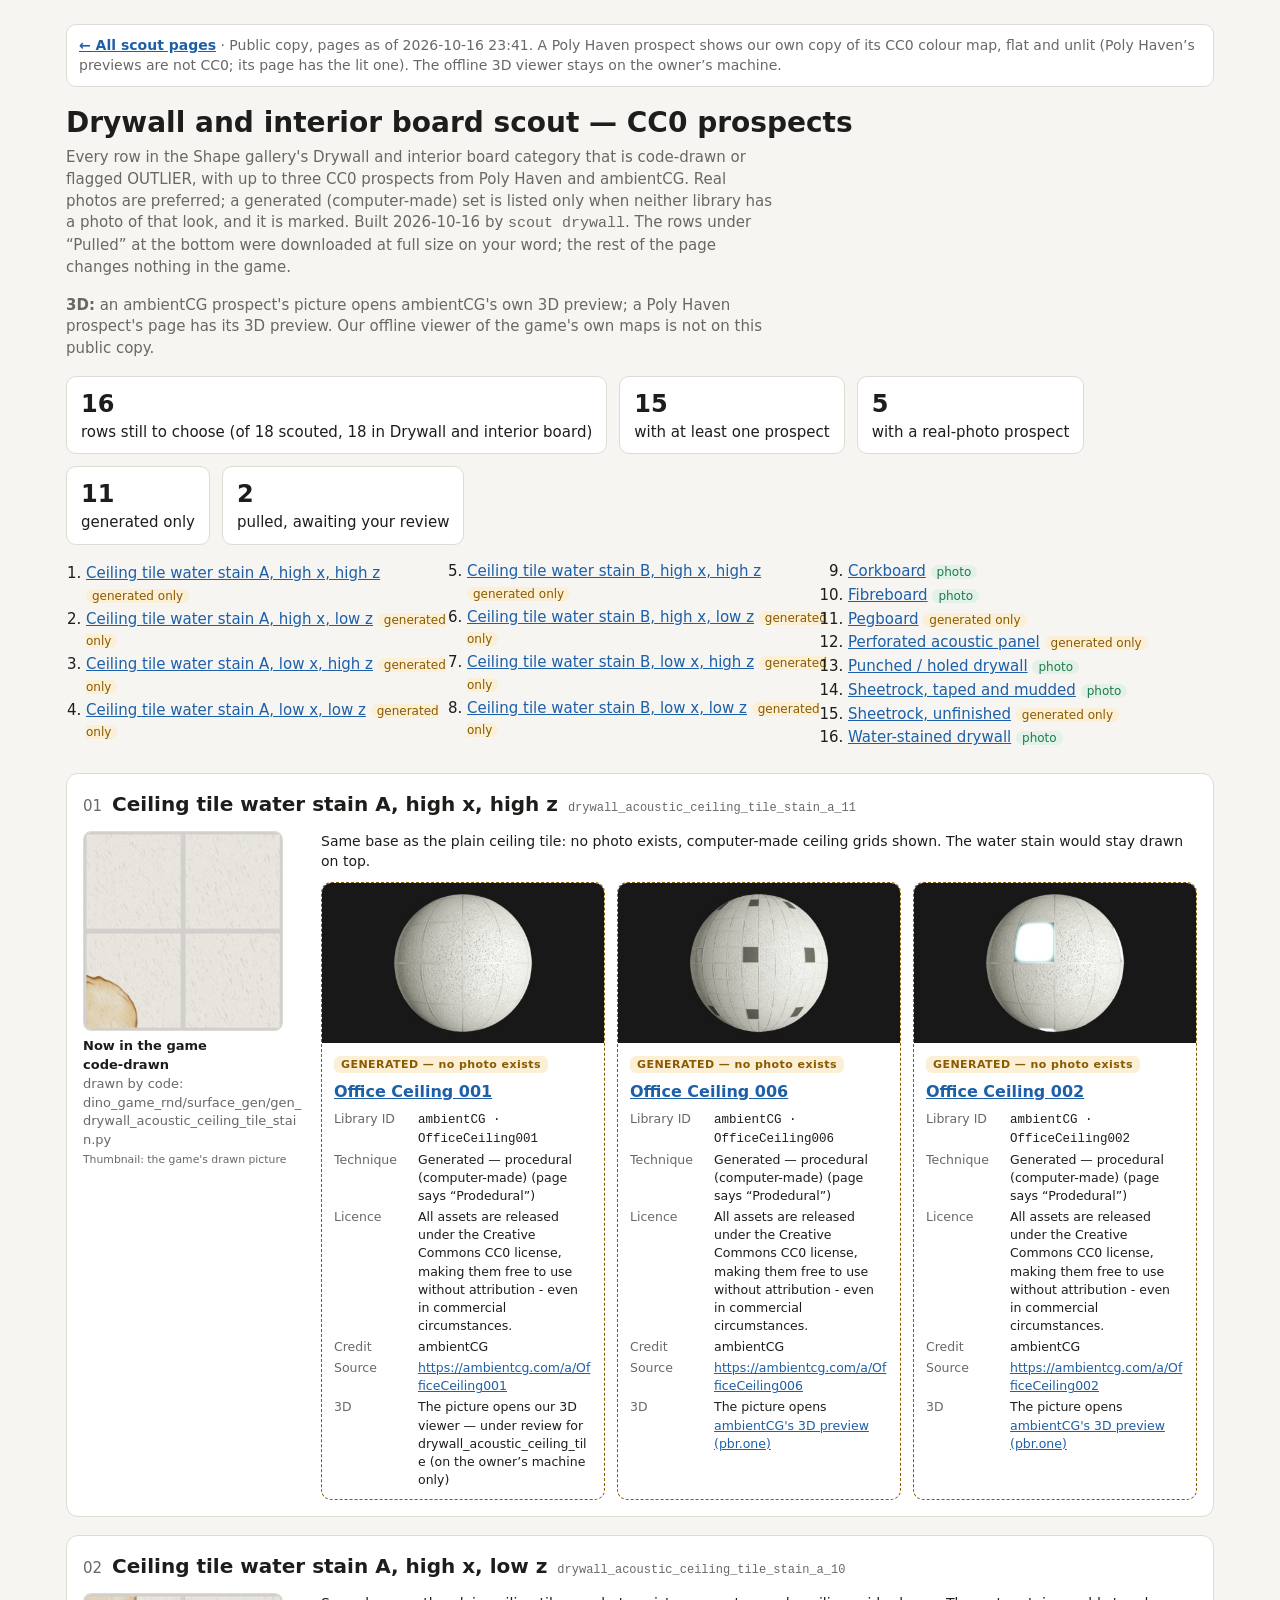
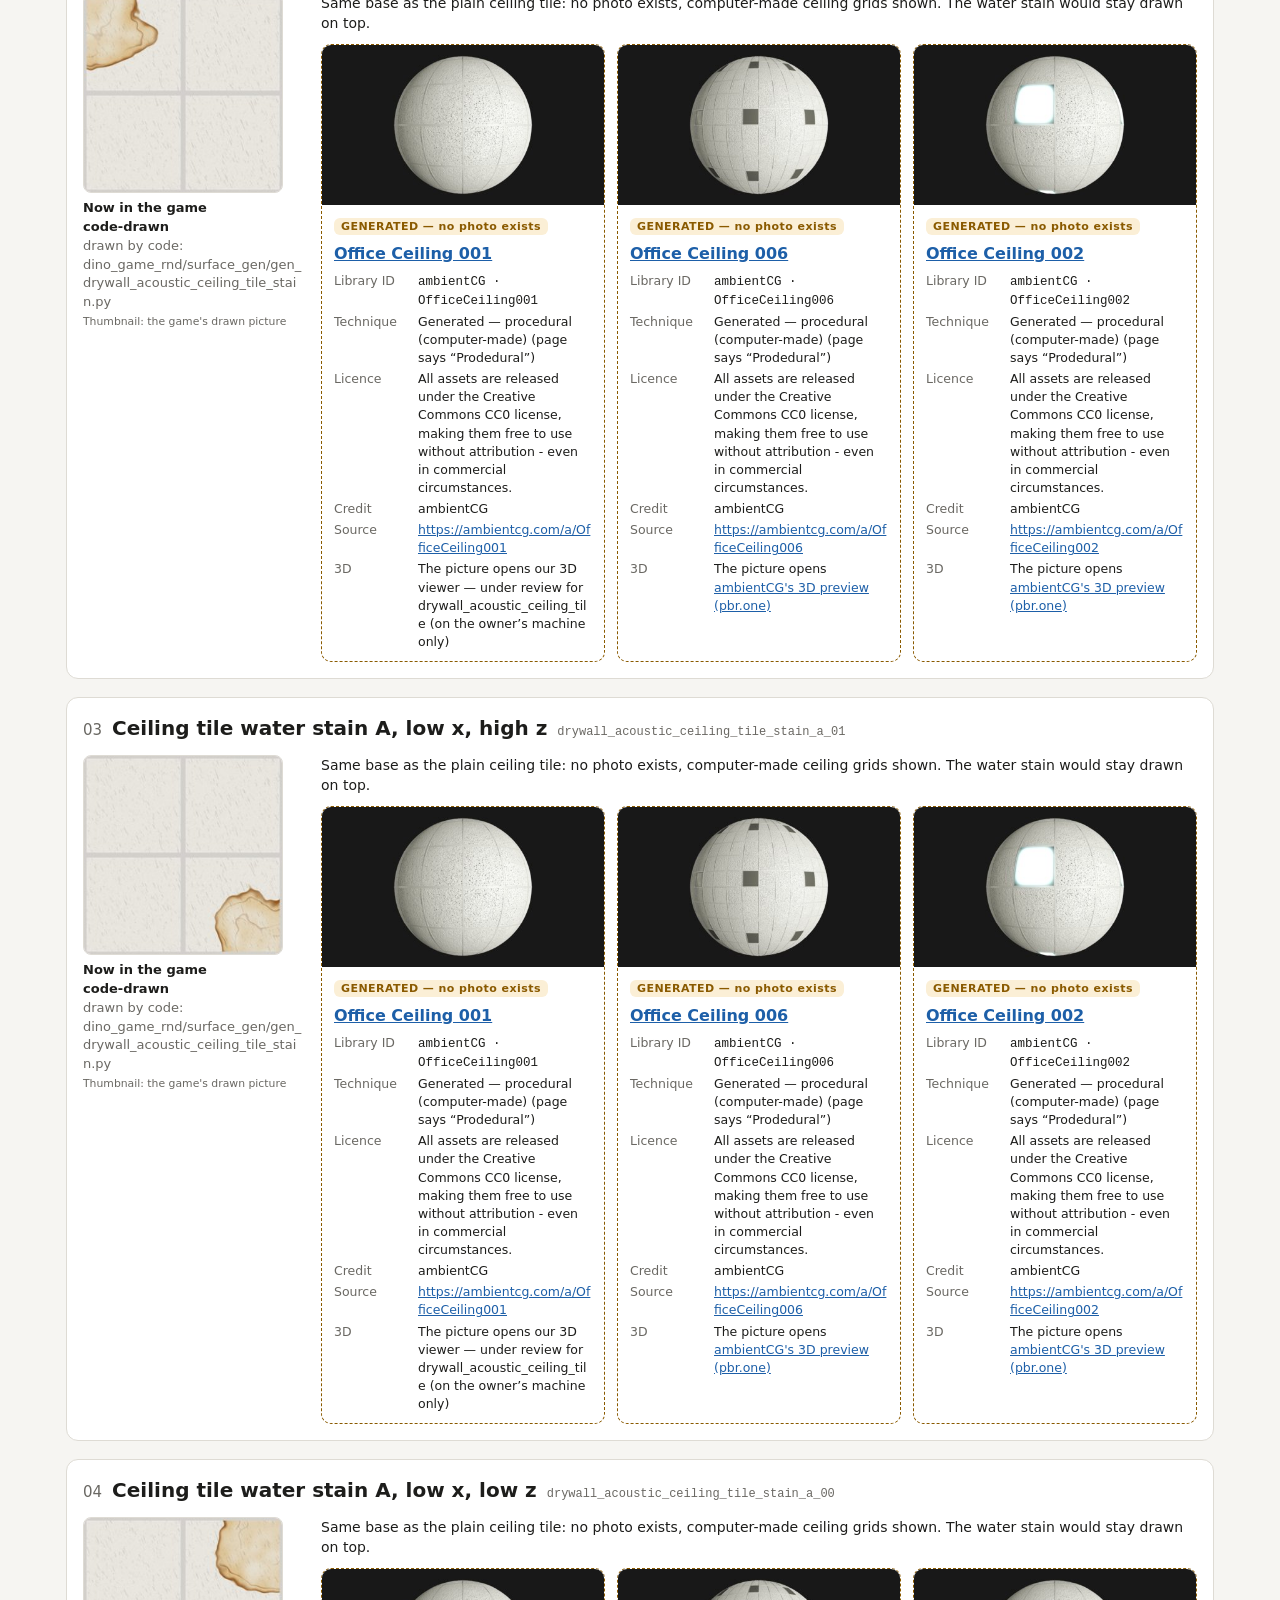
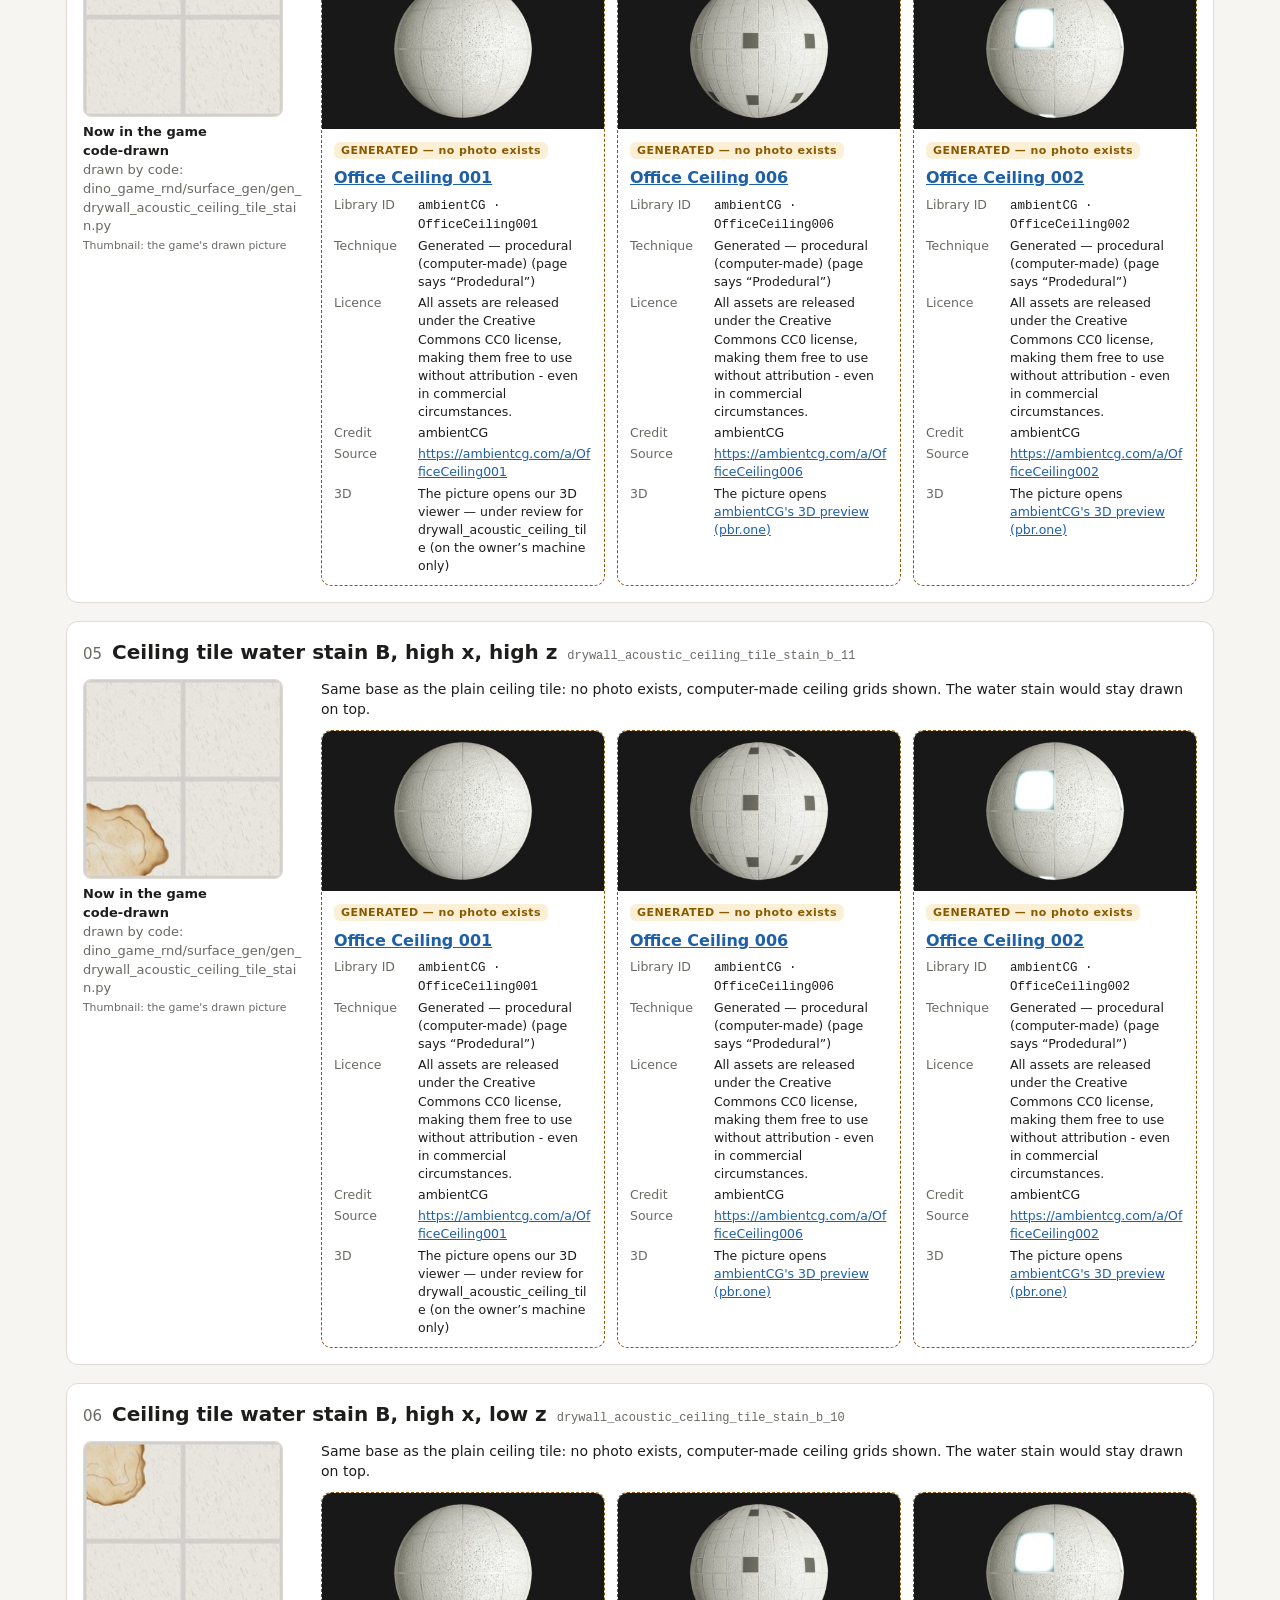
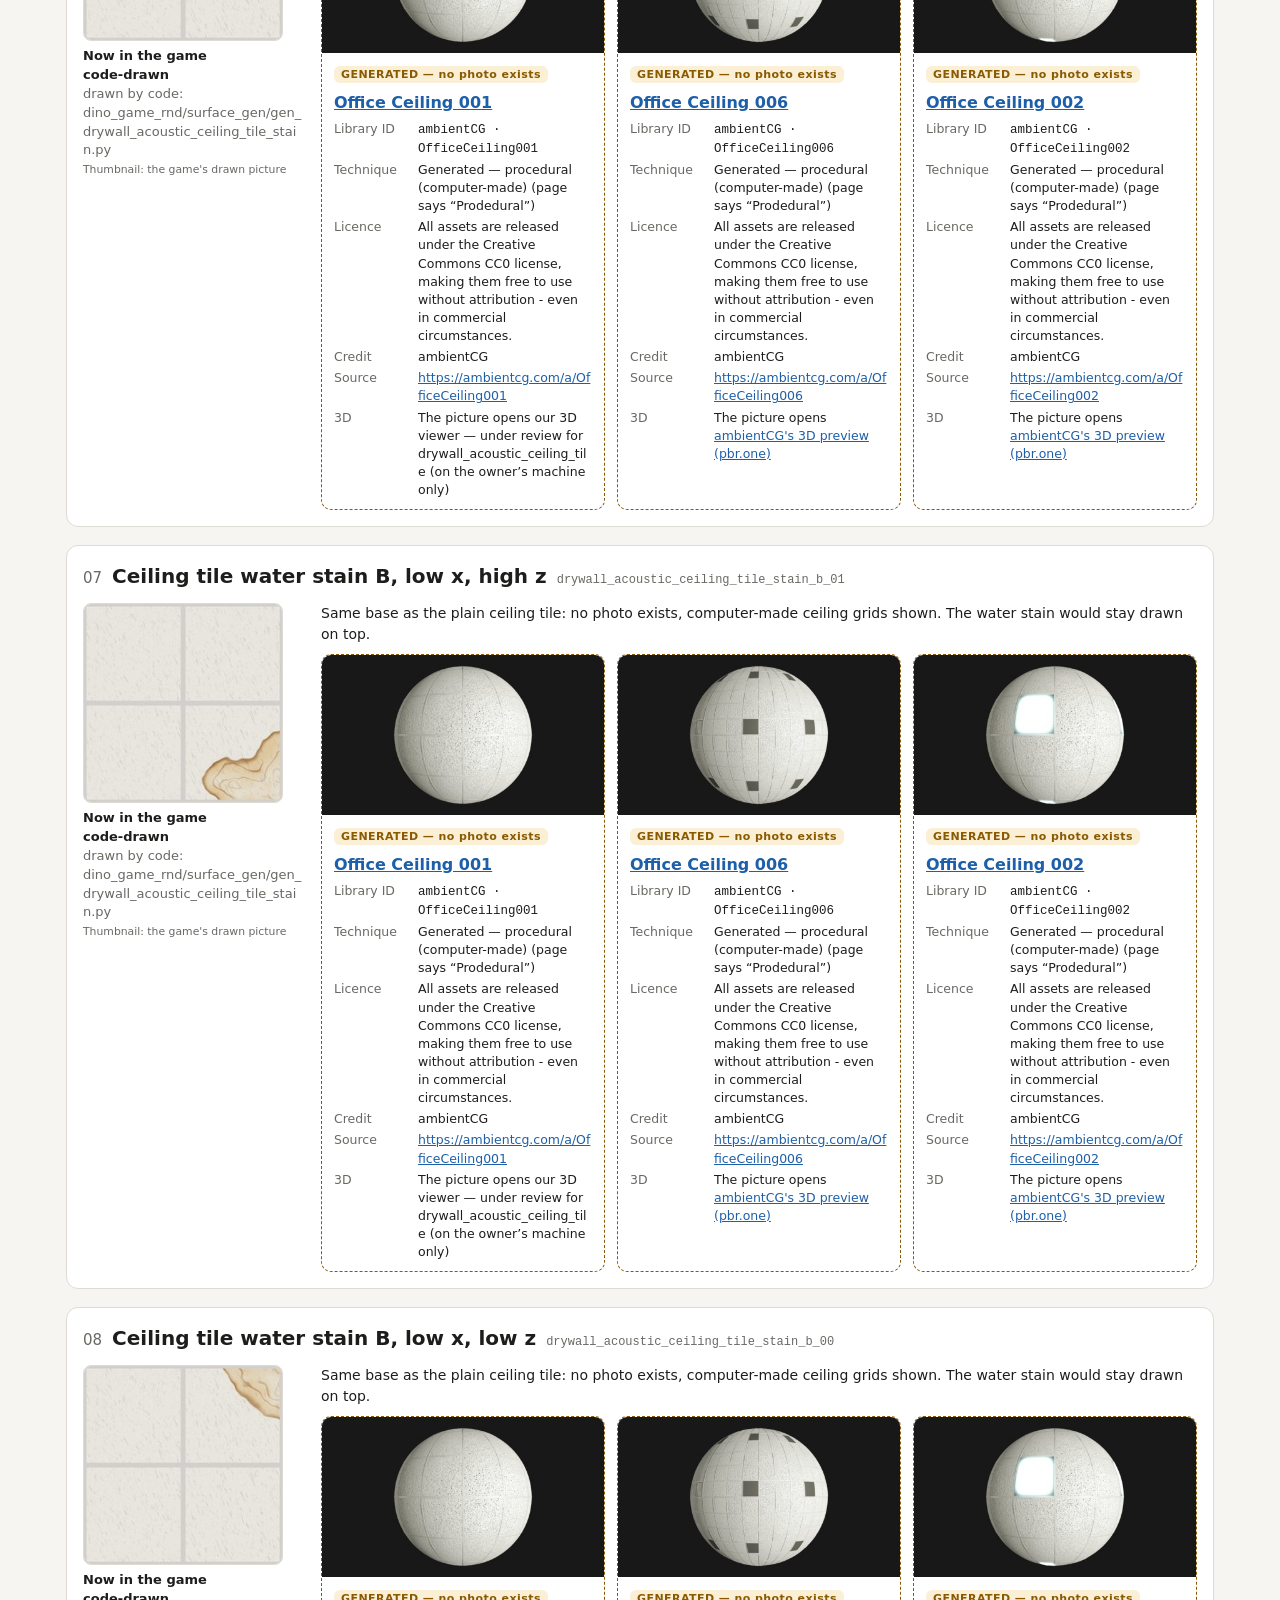
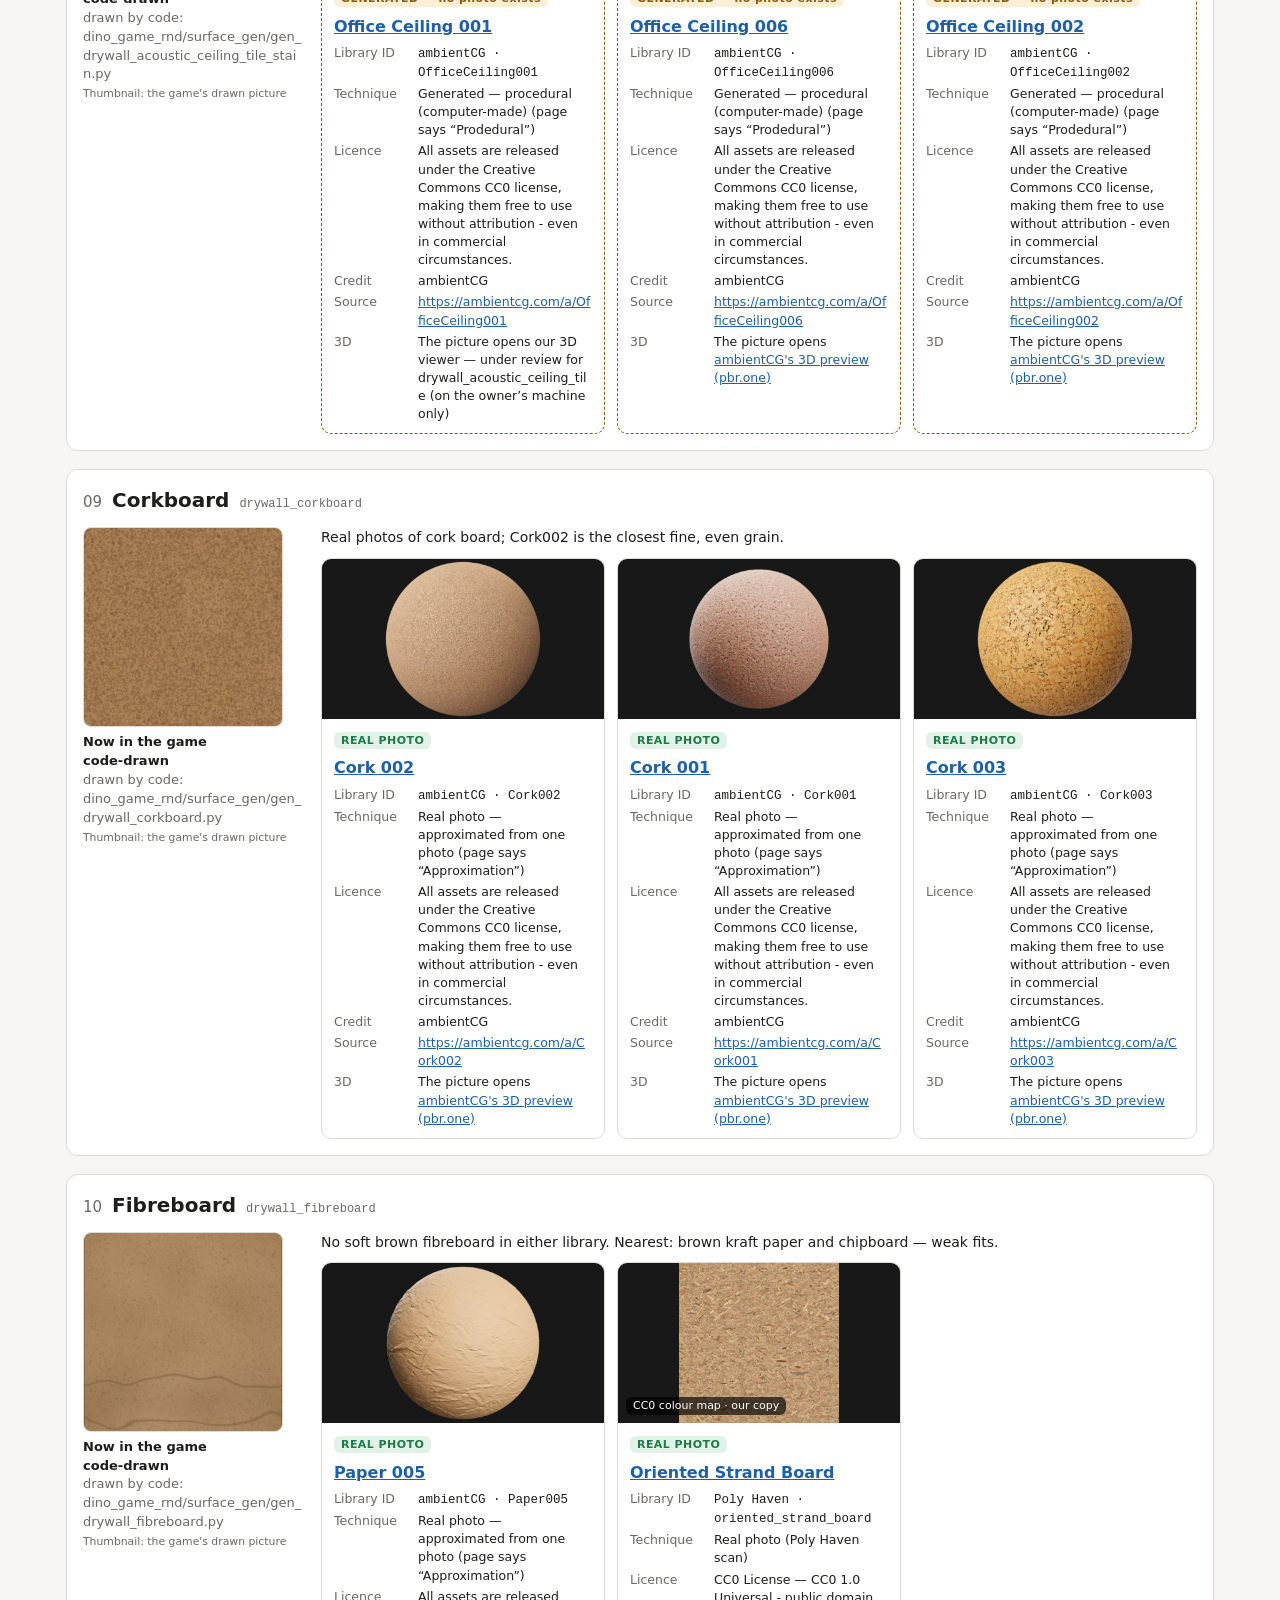
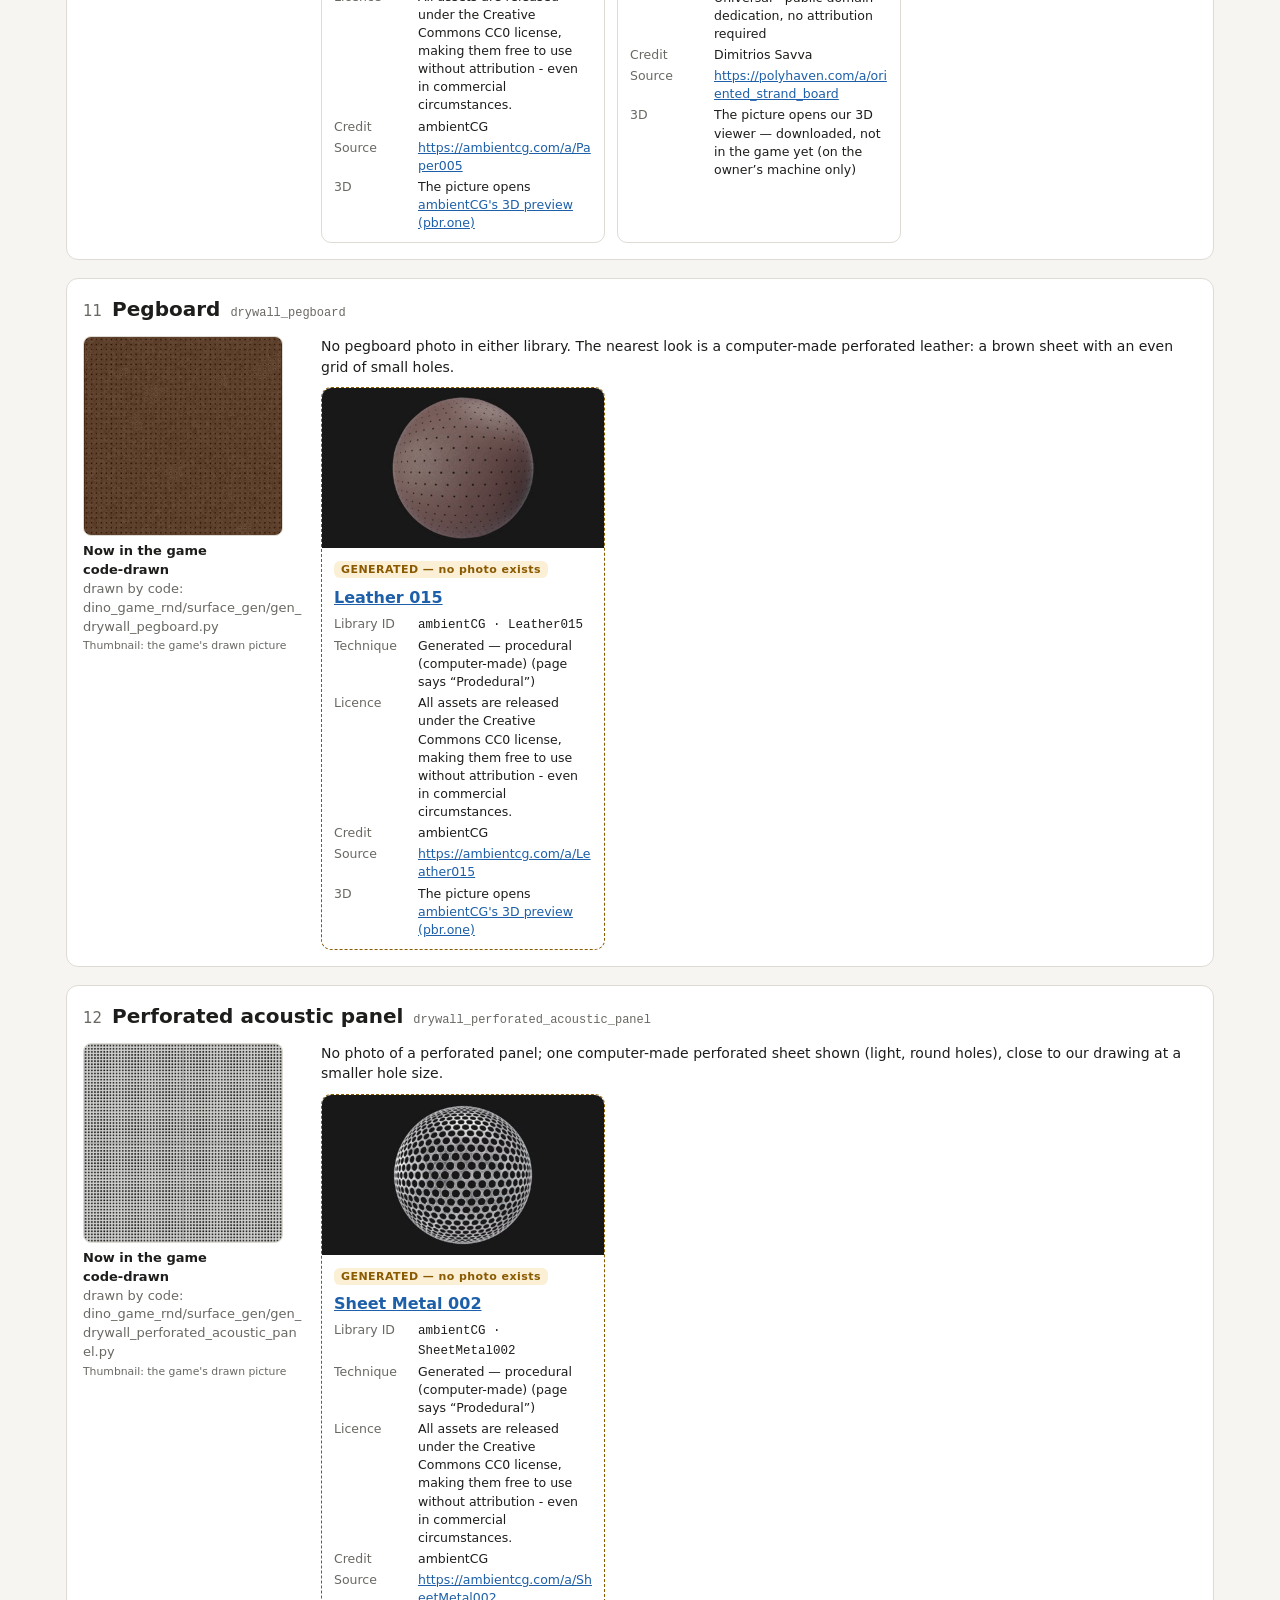
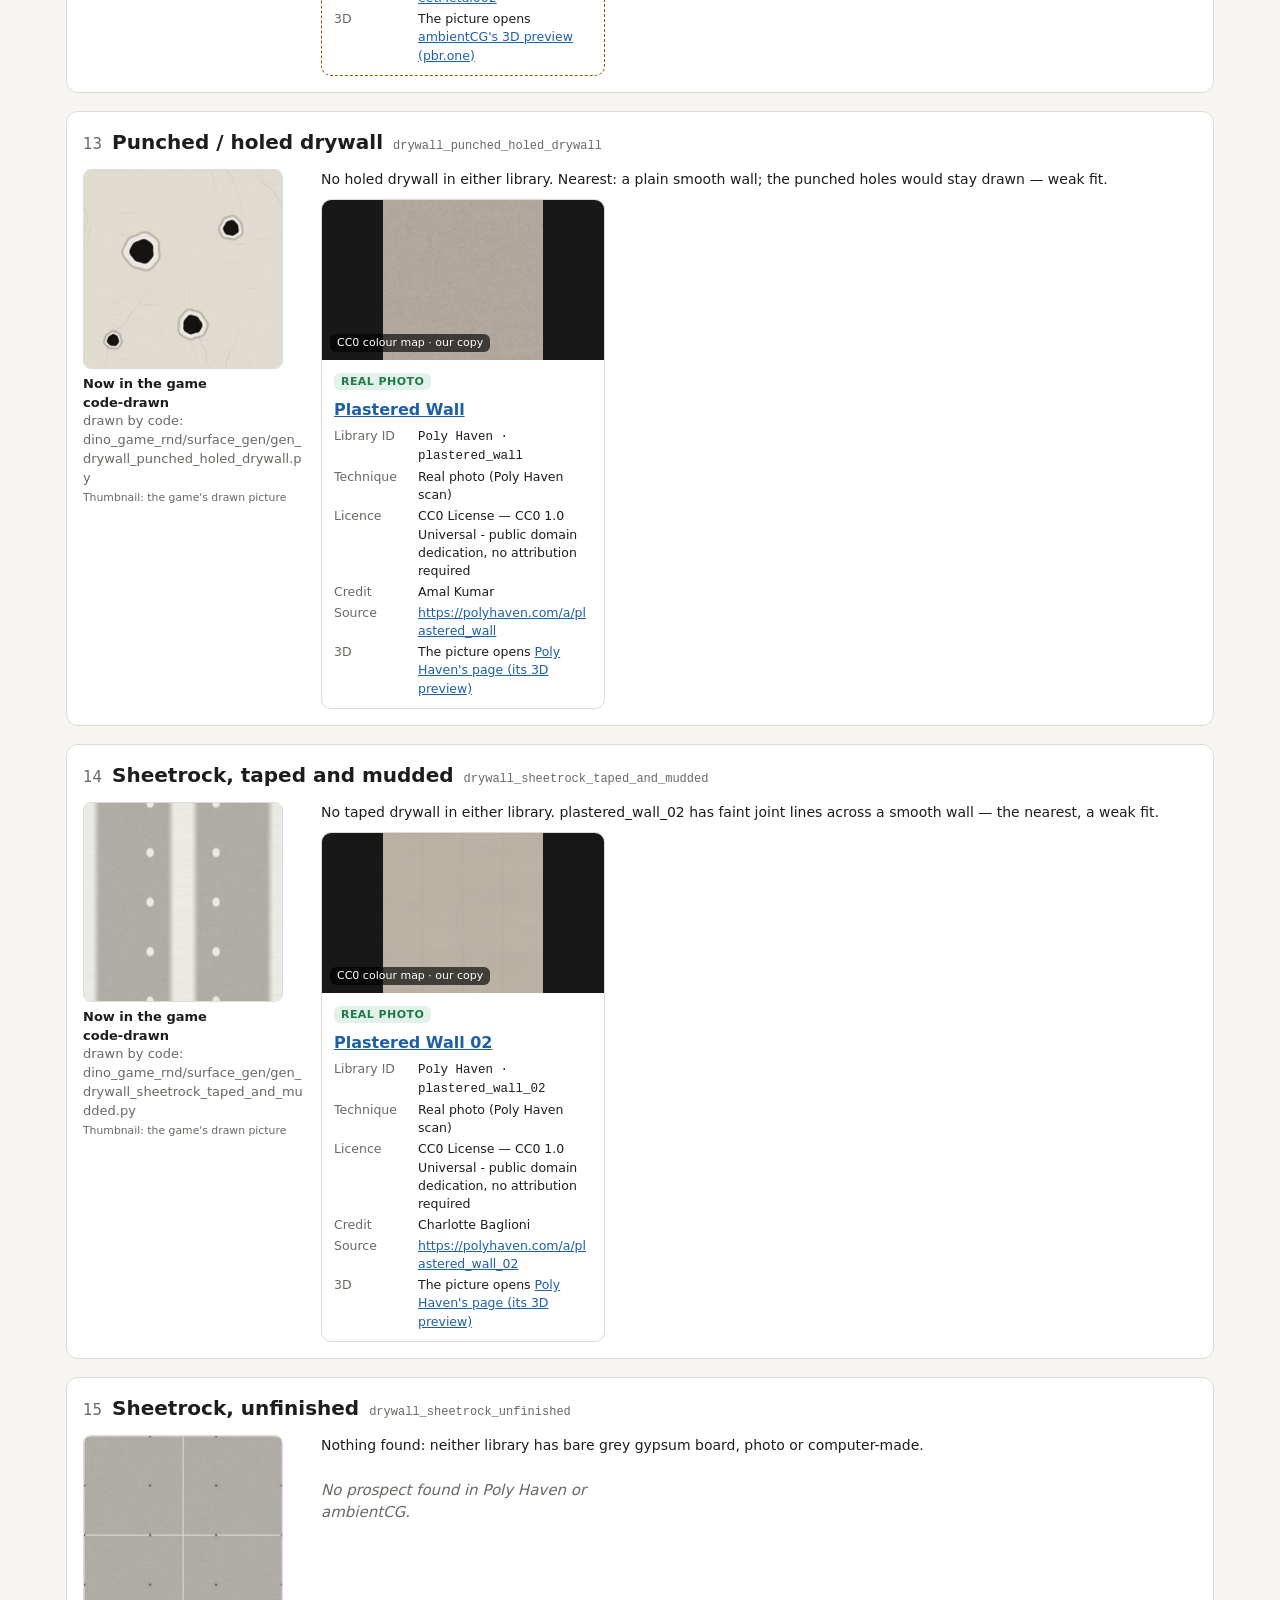
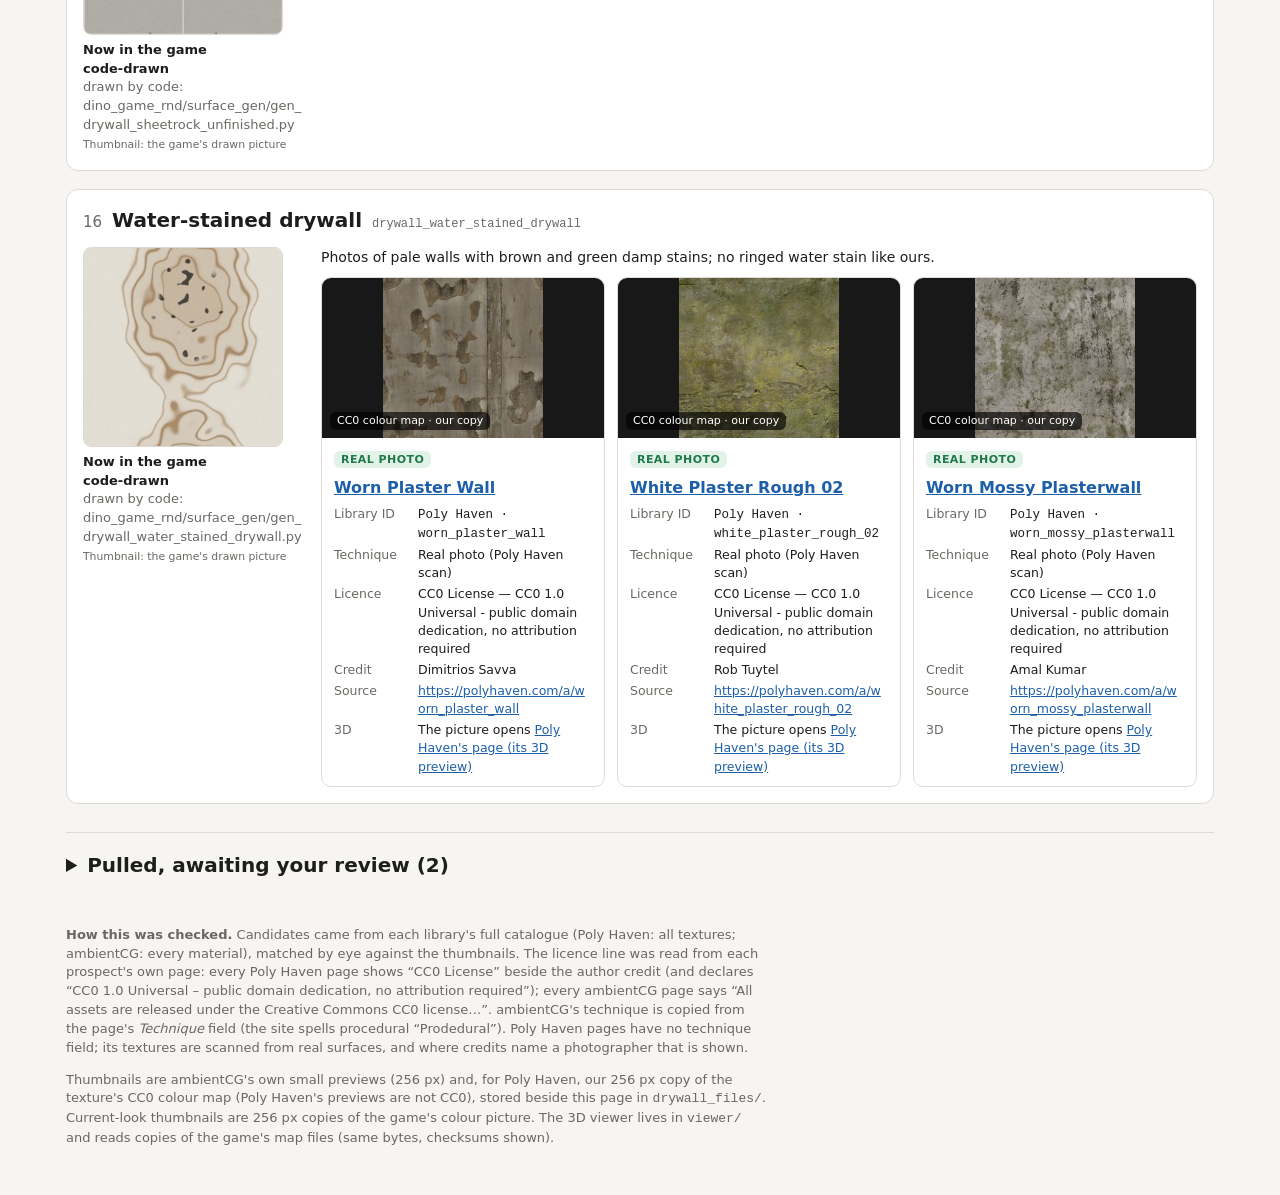
<file: drywall.html>
<!doctype html><html lang="en"><head><meta charset="utf-8"><meta name="viewport" content="width=device-width,initial-scale=1">
<title>Drywall and interior board Scout</title><style>:root{--bg:#f6f5f2;--card:#fff;--ink:#1d1d1b;--mute:#6a6863;--line:#dedbd4;--photo:#1f7a4a;--photobg:#e2f2e8;--gen:#8a5a00;--genbg:#fbefd6;--link:#1d5fa8}
@media (prefers-color-scheme:dark){:root:not([data-theme="light"]){--bg:#161615;--card:#211f1d;--ink:#ecebe7;--mute:#a19e97;--line:#3a3834;--photo:#7ed3a0;--photobg:#183526;--gen:#f0c16b;--genbg:#3a2c12;--link:#8ab8f0}}
:root[data-theme="dark"]{--bg:#161615;--card:#211f1d;--ink:#ecebe7;--mute:#a19e97;--line:#3a3834;--photo:#7ed3a0;--photobg:#183526;--gen:#f0c16b;--genbg:#3a2c12;--link:#8ab8f0}
*{box-sizing:border-box}body{margin:0;background:var(--bg);color:var(--ink);font:15px/1.45 system-ui,-apple-system,"Segoe UI",sans-serif}
main{max-width:1180px;margin:0 auto;padding:24px 16px 64px}a{color:var(--link)}
h1{font-size:28px;margin:0 0 4px}.lede{color:var(--mute);margin:0 0 16px;max-width:75ch}
.stats{display:flex;gap:12px;flex-wrap:wrap;margin:16px 0}.stat{background:var(--card);border:1px solid var(--line);border-radius:10px;padding:10px 14px}.stat b{display:block;font-size:24px}
.toc{columns:3 220px;padding-left:20px;margin:8px 0 24px}.toc li{break-inside:avoid;margin:2px 0}.toc span{font-size:12px;padding:0 6px;border-radius:8px}.ok{background:var(--photobg);color:var(--photo)}.gn{background:var(--genbg);color:var(--gen)}
section{background:var(--card);border:1px solid var(--line);border-radius:12px;padding:16px;margin:0 0 18px}
.rh{display:flex;align-items:baseline;gap:10px;flex-wrap:wrap;margin-bottom:12px}.rh h2{margin:0;font-size:20px}.num{color:var(--mute);font-variant-numeric:tabular-nums}.key{color:var(--mute);font-size:12px}
.row{display:grid;grid-template-columns:220px 1fr;gap:18px}@media (max-width:720px){.row{grid-template-columns:1fr}}
.cur{margin:0}.cur img{width:200px;height:200px;object-fit:cover;border-radius:8px;border:1px solid var(--line);display:block}.cur figcaption{overflow-wrap:anywhere;font-size:13px;margin-top:6px;color:var(--mute)}.cur b{color:var(--ink)}.g{font-weight:600;color:var(--ink)}
.note{margin:0 0 10px;font-size:14px}.pgrid{display:grid;grid-template-columns:repeat(auto-fill,minmax(250px,1fr));gap:12px}
.p{border:1px solid var(--line);border-radius:10px;overflow:hidden;display:flex;flex-direction:column}.p.is-gen{border-style:dashed;border-color:var(--gen)}
.p img{width:100%;height:160px;object-fit:contain;background:#181818;display:block}.pb{padding:10px 12px}.pb h4{margin:6px 0 6px;font-size:16px}
.tag{font-size:11px;font-weight:700;letter-spacing:.04em;padding:2px 7px;border-radius:6px}.tag.photo{background:var(--photobg);color:var(--photo)}.tag.gen{background:var(--genbg);color:var(--gen)}
dl{display:grid;grid-template-columns:76px 1fr;gap:3px 8px;margin:0;font-size:12.5px}dt{color:var(--mute)}dd{margin:0;overflow-wrap:anywhere}
.none{color:var(--mute);font-style:italic}footer{color:var(--mute);font-size:13px;margin-top:28px;max-width:85ch}
.cur a{display:block;width:200px}.p>a{display:block}
.tag.pick{background:var(--link);color:var(--card)}.p.is-pick{border:2px solid var(--link)}.pulled-status{margin:0 0 10px;font-size:14px}
details.pulled{margin:28px 0 0;border-top:1px solid var(--line);padding-top:12px}details.pulled>summary{cursor:pointer;font-size:20px;font-weight:600;margin:0 0 12px;padding:6px 0}
</style><meta name="robots" content="noindex"><style>
.pub-bar{margin:0 0 16px;padding:10px 12px;border:1px solid var(--line);border-radius:10px;background:var(--card);font-size:14px;color:var(--mute)}
.pub-bar a{font-weight:600}
.pub-out{display:flex;align-items:center;justify-content:center;text-align:center;height:160px;padding:12px;background:var(--bg);color:var(--mute);font-size:13px;border-bottom:1px solid var(--line)}
.cur .pub-out{width:200px;height:200px;border:1px dashed var(--mute);border-radius:8px}
.phmap{position:relative;display:block}.phmap small{position:absolute;left:8px;bottom:8px;font-size:11px;line-height:1.3;padding:2px 7px;border-radius:6px;background:rgba(0,0,0,.65);color:#fff}
</style></head><body><main><p class="pub-bar"><a href="./">← All scout pages</a> · Public copy, pages as of 2026-10-16 23:41. A Poly Haven prospect shows our own copy of its CC0 colour map, flat and unlit (Poly Haven’s previews are not CC0; its page has the lit one). The offline 3D viewer stays on the owner’s machine.</p>
<h1>Drywall and interior board scout — CC0 prospects</h1>
<p class="lede">Every row in the Shape gallery's Drywall and interior board category that is code-drawn or flagged OUTLIER, with up to three CC0 prospects from Poly Haven and ambientCG. Real photos are preferred; a generated (computer-made) set is listed only when neither library has a photo of that look, and it is marked. Built 2026-10-16 by <code>scout drywall</code>. The rows under “Pulled” at the bottom were downloaded at full size on your word; the rest of the page changes nothing in the game.</p>
<p class="lede"><b>3D:</b> an ambientCG prospect's picture opens ambientCG's own 3D preview; a Poly Haven prospect's page has its 3D preview. Our offline viewer of the game's own maps is not on this public copy.</p>
<div class="stats"><div class="stat"><b>16</b>rows still to choose (of 18 scouted, 18 in Drywall and interior board)</div><div class="stat"><b>15</b>with at least one prospect</div><div class="stat"><b>5</b>with a real-photo prospect</div><div class="stat"><b>11</b>generated only</div><div class="stat"><b>2</b>pulled, awaiting your review</div></div>

<ol class="toc"><li><a href="#drywall_acoustic_ceiling_tile_stain_a_11">Ceiling tile water stain A, high x, high z</a> <span class="gn">generated only</span></li><li><a href="#drywall_acoustic_ceiling_tile_stain_a_10">Ceiling tile water stain A, high x, low z</a> <span class="gn">generated only</span></li><li><a href="#drywall_acoustic_ceiling_tile_stain_a_01">Ceiling tile water stain A, low x, high z</a> <span class="gn">generated only</span></li><li><a href="#drywall_acoustic_ceiling_tile_stain_a_00">Ceiling tile water stain A, low x, low z</a> <span class="gn">generated only</span></li><li><a href="#drywall_acoustic_ceiling_tile_stain_b_11">Ceiling tile water stain B, high x, high z</a> <span class="gn">generated only</span></li><li><a href="#drywall_acoustic_ceiling_tile_stain_b_10">Ceiling tile water stain B, high x, low z</a> <span class="gn">generated only</span></li><li><a href="#drywall_acoustic_ceiling_tile_stain_b_01">Ceiling tile water stain B, low x, high z</a> <span class="gn">generated only</span></li><li><a href="#drywall_acoustic_ceiling_tile_stain_b_00">Ceiling tile water stain B, low x, low z</a> <span class="gn">generated only</span></li><li><a href="#drywall_corkboard">Corkboard</a> <span class="ok">photo</span></li><li><a href="#drywall_fibreboard">Fibreboard</a> <span class="ok">photo</span></li><li><a href="#drywall_pegboard">Pegboard</a> <span class="gn">generated only</span></li><li><a href="#drywall_perforated_acoustic_panel">Perforated acoustic panel</a> <span class="gn">generated only</span></li><li><a href="#drywall_punched_holed_drywall">Punched / holed drywall</a> <span class="ok">photo</span></li><li><a href="#drywall_sheetrock_taped_and_mudded">Sheetrock, taped and mudded</a> <span class="ok">photo</span></li><li><a href="#drywall_sheetrock_unfinished">Sheetrock, unfinished</a> <span class="gn">generated only</span></li><li><a href="#drywall_water_stained_drywall">Water-stained drywall</a> <span class="ok">photo</span></li></ol>
<section id="drywall_acoustic_ceiling_tile_stain_a_11">
<header class="rh"><span class="num">01</span><h2>Ceiling tile water stain A, high x, high z</h2><code class="key">drywall_acoustic_ceiling_tile_stain_a_11</code></header>
<div class="row">
<figure class="cur"><img src="drywall_files/current_drywall_acoustic_ceiling_tile_stain_a_11.jpg" alt="current look of Ceiling tile water stain A, high x, high z" width="200" height="200">
<figcaption><b>Now in the game</b><br><span class="g">code-drawn</span><br>drawn by code: dino_game_rnd/surface_gen/gen_drywall_acoustic_ceiling_tile_stain.py<br><small>Thumbnail: the game&#x27;s drawn picture</small></figcaption></figure>
<div class="ps"><p class="note">Same base as the plain ceiling tile: no photo exists, computer-made ceiling grids shown. The water stain would stay drawn on top.</p><div class="pgrid"><article class="p is-gen">
<img src="drywall_files/acg_OfficeCeiling001.jpg" alt="Office Ceiling 001" width="160" height="160">
<div class="pb"><span class="tag gen">GENERATED — no photo exists</span>
<h4><a href="https://ambientcg.com/a/OfficeCeiling001" target="_blank" rel="noopener">Office Ceiling 001</a></h4>
<dl><dt>Library ID</dt><dd><code>ambientCG · OfficeCeiling001</code></dd>
<dt>Technique</dt><dd>Generated — procedural (computer-made) (page says “Prodedural”)</dd>
<dt>Licence</dt><dd>All assets are released under the Creative Commons CC0 license, making them free to use without attribution - even in commercial circumstances.</dd>
<dt>Credit</dt><dd>ambientCG</dd>
<dt>Source</dt><dd><a href="https://ambientcg.com/a/OfficeCeiling001" target="_blank" rel="noopener">https://ambientcg.com/a/OfficeCeiling001</a></dd>
<dt>3D</dt><dd>The picture opens our 3D viewer — under review for drywall_acoustic_ceiling_tile (on the owner’s machine only)</dd></dl></div></article><article class="p is-gen">
<a href="https://releases.pbr.one/main/material-shading.html#normal_type=directx&amp;color_url=https://f003.backblazeb2.com/file/ambientCG-Web/media/surface-preview/OfficeCeiling006/OfficeCeiling006_SQ_Color.jpg?39372&amp;displacement_url=https://f003.backblazeb2.com/file/ambientCG-Web/media/surface-preview/OfficeCeiling006/OfficeCeiling006_SQ_Displacement.jpg?7070&amp;normal_url=https://f003.backblazeb2.com/file/ambientCG-Web/media/surface-preview/OfficeCeiling006/OfficeCeiling006_SQ_NormalDX.jpg?50116&amp;roughness_url=https://f003.backblazeb2.com/file/ambientCG-Web/media/surface-preview/OfficeCeiling006/OfficeCeiling006_SQ_Roughness.jpg?33618&amp;emission_url=https://f003.backblazeb2.com/file/ambientCG-Web/media/surface-preview/OfficeCeiling006/OfficeCeiling006_SQ_Emission.jpg?87893&amp;ambientocclusion_url=https://f003.backblazeb2.com/file/ambientCG-Web/media/surface-preview/OfficeCeiling006/OfficeCeiling006_SQ_AmbientOcclusion.jpg?42956&amp;metalness_url=https://f003.backblazeb2.com/file/ambientCG-Web/media/surface-preview/OfficeCeiling006/OfficeCeiling006_SQ_Metalness.jpg?56805" target="_blank" rel="noopener" title="Open in 3D: ambientCG&#x27;s 3D preview (pbr.one)"><img src="drywall_files/acg_OfficeCeiling006.jpg" alt="Office Ceiling 006" width="160" height="160"></a>
<div class="pb"><span class="tag gen">GENERATED — no photo exists</span>
<h4><a href="https://ambientcg.com/a/OfficeCeiling006" target="_blank" rel="noopener">Office Ceiling 006</a></h4>
<dl><dt>Library ID</dt><dd><code>ambientCG · OfficeCeiling006</code></dd>
<dt>Technique</dt><dd>Generated — procedural (computer-made) (page says “Prodedural”)</dd>
<dt>Licence</dt><dd>All assets are released under the Creative Commons CC0 license, making them free to use without attribution - even in commercial circumstances.</dd>
<dt>Credit</dt><dd>ambientCG</dd>
<dt>Source</dt><dd><a href="https://ambientcg.com/a/OfficeCeiling006" target="_blank" rel="noopener">https://ambientcg.com/a/OfficeCeiling006</a></dd>
<dt>3D</dt><dd>The picture opens <a href="https://releases.pbr.one/main/material-shading.html#normal_type=directx&amp;color_url=https://f003.backblazeb2.com/file/ambientCG-Web/media/surface-preview/OfficeCeiling006/OfficeCeiling006_SQ_Color.jpg?39372&amp;displacement_url=https://f003.backblazeb2.com/file/ambientCG-Web/media/surface-preview/OfficeCeiling006/OfficeCeiling006_SQ_Displacement.jpg?7070&amp;normal_url=https://f003.backblazeb2.com/file/ambientCG-Web/media/surface-preview/OfficeCeiling006/OfficeCeiling006_SQ_NormalDX.jpg?50116&amp;roughness_url=https://f003.backblazeb2.com/file/ambientCG-Web/media/surface-preview/OfficeCeiling006/OfficeCeiling006_SQ_Roughness.jpg?33618&amp;emission_url=https://f003.backblazeb2.com/file/ambientCG-Web/media/surface-preview/OfficeCeiling006/OfficeCeiling006_SQ_Emission.jpg?87893&amp;ambientocclusion_url=https://f003.backblazeb2.com/file/ambientCG-Web/media/surface-preview/OfficeCeiling006/OfficeCeiling006_SQ_AmbientOcclusion.jpg?42956&amp;metalness_url=https://f003.backblazeb2.com/file/ambientCG-Web/media/surface-preview/OfficeCeiling006/OfficeCeiling006_SQ_Metalness.jpg?56805" target="_blank" rel="noopener">ambientCG&#x27;s 3D preview (pbr.one)</a></dd></dl></div></article><article class="p is-gen">
<a href="https://releases.pbr.one/main/material-shading.html#normal_type=directx&amp;color_url=https://f003.backblazeb2.com/file/ambientCG-Web/media/surface-preview/OfficeCeiling002/OfficeCeiling002_SQ_Color.jpg?30978&amp;displacement_url=https://f003.backblazeb2.com/file/ambientCG-Web/media/surface-preview/OfficeCeiling002/OfficeCeiling002_SQ_Displacement.jpg?9650&amp;normal_url=https://f003.backblazeb2.com/file/ambientCG-Web/media/surface-preview/OfficeCeiling002/OfficeCeiling002_SQ_NormalDX.jpg?16422&amp;roughness_url=https://f003.backblazeb2.com/file/ambientCG-Web/media/surface-preview/OfficeCeiling002/OfficeCeiling002_SQ_Roughness.jpg?7545&amp;emission_url=https://f003.backblazeb2.com/file/ambientCG-Web/media/surface-preview/OfficeCeiling002/OfficeCeiling002_SQ_Emission.jpg?11685&amp;ambientocclusion_url=https://f003.backblazeb2.com/file/ambientCG-Web/media/surface-preview/OfficeCeiling002/OfficeCeiling002_SQ_AmbientOcclusion.jpg?30218&amp;metalness_url=https://f003.backblazeb2.com/file/ambientCG-Web/media/surface-preview/OfficeCeiling002/OfficeCeiling002_SQ_Metalness.jpg?70627" target="_blank" rel="noopener" title="Open in 3D: ambientCG&#x27;s 3D preview (pbr.one)"><img src="drywall_files/acg_OfficeCeiling002.jpg" alt="Office Ceiling 002" width="160" height="160"></a>
<div class="pb"><span class="tag gen">GENERATED — no photo exists</span>
<h4><a href="https://ambientcg.com/a/OfficeCeiling002" target="_blank" rel="noopener">Office Ceiling 002</a></h4>
<dl><dt>Library ID</dt><dd><code>ambientCG · OfficeCeiling002</code></dd>
<dt>Technique</dt><dd>Generated — procedural (computer-made) (page says “Prodedural”)</dd>
<dt>Licence</dt><dd>All assets are released under the Creative Commons CC0 license, making them free to use without attribution - even in commercial circumstances.</dd>
<dt>Credit</dt><dd>ambientCG</dd>
<dt>Source</dt><dd><a href="https://ambientcg.com/a/OfficeCeiling002" target="_blank" rel="noopener">https://ambientcg.com/a/OfficeCeiling002</a></dd>
<dt>3D</dt><dd>The picture opens <a href="https://releases.pbr.one/main/material-shading.html#normal_type=directx&amp;color_url=https://f003.backblazeb2.com/file/ambientCG-Web/media/surface-preview/OfficeCeiling002/OfficeCeiling002_SQ_Color.jpg?30978&amp;displacement_url=https://f003.backblazeb2.com/file/ambientCG-Web/media/surface-preview/OfficeCeiling002/OfficeCeiling002_SQ_Displacement.jpg?9650&amp;normal_url=https://f003.backblazeb2.com/file/ambientCG-Web/media/surface-preview/OfficeCeiling002/OfficeCeiling002_SQ_NormalDX.jpg?16422&amp;roughness_url=https://f003.backblazeb2.com/file/ambientCG-Web/media/surface-preview/OfficeCeiling002/OfficeCeiling002_SQ_Roughness.jpg?7545&amp;emission_url=https://f003.backblazeb2.com/file/ambientCG-Web/media/surface-preview/OfficeCeiling002/OfficeCeiling002_SQ_Emission.jpg?11685&amp;ambientocclusion_url=https://f003.backblazeb2.com/file/ambientCG-Web/media/surface-preview/OfficeCeiling002/OfficeCeiling002_SQ_AmbientOcclusion.jpg?30218&amp;metalness_url=https://f003.backblazeb2.com/file/ambientCG-Web/media/surface-preview/OfficeCeiling002/OfficeCeiling002_SQ_Metalness.jpg?70627" target="_blank" rel="noopener">ambientCG&#x27;s 3D preview (pbr.one)</a></dd></dl></div></article></div></div></div></section><section id="drywall_acoustic_ceiling_tile_stain_a_10">
<header class="rh"><span class="num">02</span><h2>Ceiling tile water stain A, high x, low z</h2><code class="key">drywall_acoustic_ceiling_tile_stain_a_10</code></header>
<div class="row">
<figure class="cur"><img src="drywall_files/current_drywall_acoustic_ceiling_tile_stain_a_10.jpg" alt="current look of Ceiling tile water stain A, high x, low z" width="200" height="200">
<figcaption><b>Now in the game</b><br><span class="g">code-drawn</span><br>drawn by code: dino_game_rnd/surface_gen/gen_drywall_acoustic_ceiling_tile_stain.py<br><small>Thumbnail: the game&#x27;s drawn picture</small></figcaption></figure>
<div class="ps"><p class="note">Same base as the plain ceiling tile: no photo exists, computer-made ceiling grids shown. The water stain would stay drawn on top.</p><div class="pgrid"><article class="p is-gen">
<img src="drywall_files/acg_OfficeCeiling001.jpg" alt="Office Ceiling 001" width="160" height="160">
<div class="pb"><span class="tag gen">GENERATED — no photo exists</span>
<h4><a href="https://ambientcg.com/a/OfficeCeiling001" target="_blank" rel="noopener">Office Ceiling 001</a></h4>
<dl><dt>Library ID</dt><dd><code>ambientCG · OfficeCeiling001</code></dd>
<dt>Technique</dt><dd>Generated — procedural (computer-made) (page says “Prodedural”)</dd>
<dt>Licence</dt><dd>All assets are released under the Creative Commons CC0 license, making them free to use without attribution - even in commercial circumstances.</dd>
<dt>Credit</dt><dd>ambientCG</dd>
<dt>Source</dt><dd><a href="https://ambientcg.com/a/OfficeCeiling001" target="_blank" rel="noopener">https://ambientcg.com/a/OfficeCeiling001</a></dd>
<dt>3D</dt><dd>The picture opens our 3D viewer — under review for drywall_acoustic_ceiling_tile (on the owner’s machine only)</dd></dl></div></article><article class="p is-gen">
<a href="https://releases.pbr.one/main/material-shading.html#normal_type=directx&amp;color_url=https://f003.backblazeb2.com/file/ambientCG-Web/media/surface-preview/OfficeCeiling006/OfficeCeiling006_SQ_Color.jpg?39372&amp;displacement_url=https://f003.backblazeb2.com/file/ambientCG-Web/media/surface-preview/OfficeCeiling006/OfficeCeiling006_SQ_Displacement.jpg?7070&amp;normal_url=https://f003.backblazeb2.com/file/ambientCG-Web/media/surface-preview/OfficeCeiling006/OfficeCeiling006_SQ_NormalDX.jpg?50116&amp;roughness_url=https://f003.backblazeb2.com/file/ambientCG-Web/media/surface-preview/OfficeCeiling006/OfficeCeiling006_SQ_Roughness.jpg?33618&amp;emission_url=https://f003.backblazeb2.com/file/ambientCG-Web/media/surface-preview/OfficeCeiling006/OfficeCeiling006_SQ_Emission.jpg?87893&amp;ambientocclusion_url=https://f003.backblazeb2.com/file/ambientCG-Web/media/surface-preview/OfficeCeiling006/OfficeCeiling006_SQ_AmbientOcclusion.jpg?42956&amp;metalness_url=https://f003.backblazeb2.com/file/ambientCG-Web/media/surface-preview/OfficeCeiling006/OfficeCeiling006_SQ_Metalness.jpg?56805" target="_blank" rel="noopener" title="Open in 3D: ambientCG&#x27;s 3D preview (pbr.one)"><img src="drywall_files/acg_OfficeCeiling006.jpg" alt="Office Ceiling 006" width="160" height="160"></a>
<div class="pb"><span class="tag gen">GENERATED — no photo exists</span>
<h4><a href="https://ambientcg.com/a/OfficeCeiling006" target="_blank" rel="noopener">Office Ceiling 006</a></h4>
<dl><dt>Library ID</dt><dd><code>ambientCG · OfficeCeiling006</code></dd>
<dt>Technique</dt><dd>Generated — procedural (computer-made) (page says “Prodedural”)</dd>
<dt>Licence</dt><dd>All assets are released under the Creative Commons CC0 license, making them free to use without attribution - even in commercial circumstances.</dd>
<dt>Credit</dt><dd>ambientCG</dd>
<dt>Source</dt><dd><a href="https://ambientcg.com/a/OfficeCeiling006" target="_blank" rel="noopener">https://ambientcg.com/a/OfficeCeiling006</a></dd>
<dt>3D</dt><dd>The picture opens <a href="https://releases.pbr.one/main/material-shading.html#normal_type=directx&amp;color_url=https://f003.backblazeb2.com/file/ambientCG-Web/media/surface-preview/OfficeCeiling006/OfficeCeiling006_SQ_Color.jpg?39372&amp;displacement_url=https://f003.backblazeb2.com/file/ambientCG-Web/media/surface-preview/OfficeCeiling006/OfficeCeiling006_SQ_Displacement.jpg?7070&amp;normal_url=https://f003.backblazeb2.com/file/ambientCG-Web/media/surface-preview/OfficeCeiling006/OfficeCeiling006_SQ_NormalDX.jpg?50116&amp;roughness_url=https://f003.backblazeb2.com/file/ambientCG-Web/media/surface-preview/OfficeCeiling006/OfficeCeiling006_SQ_Roughness.jpg?33618&amp;emission_url=https://f003.backblazeb2.com/file/ambientCG-Web/media/surface-preview/OfficeCeiling006/OfficeCeiling006_SQ_Emission.jpg?87893&amp;ambientocclusion_url=https://f003.backblazeb2.com/file/ambientCG-Web/media/surface-preview/OfficeCeiling006/OfficeCeiling006_SQ_AmbientOcclusion.jpg?42956&amp;metalness_url=https://f003.backblazeb2.com/file/ambientCG-Web/media/surface-preview/OfficeCeiling006/OfficeCeiling006_SQ_Metalness.jpg?56805" target="_blank" rel="noopener">ambientCG&#x27;s 3D preview (pbr.one)</a></dd></dl></div></article><article class="p is-gen">
<a href="https://releases.pbr.one/main/material-shading.html#normal_type=directx&amp;color_url=https://f003.backblazeb2.com/file/ambientCG-Web/media/surface-preview/OfficeCeiling002/OfficeCeiling002_SQ_Color.jpg?30978&amp;displacement_url=https://f003.backblazeb2.com/file/ambientCG-Web/media/surface-preview/OfficeCeiling002/OfficeCeiling002_SQ_Displacement.jpg?9650&amp;normal_url=https://f003.backblazeb2.com/file/ambientCG-Web/media/surface-preview/OfficeCeiling002/OfficeCeiling002_SQ_NormalDX.jpg?16422&amp;roughness_url=https://f003.backblazeb2.com/file/ambientCG-Web/media/surface-preview/OfficeCeiling002/OfficeCeiling002_SQ_Roughness.jpg?7545&amp;emission_url=https://f003.backblazeb2.com/file/ambientCG-Web/media/surface-preview/OfficeCeiling002/OfficeCeiling002_SQ_Emission.jpg?11685&amp;ambientocclusion_url=https://f003.backblazeb2.com/file/ambientCG-Web/media/surface-preview/OfficeCeiling002/OfficeCeiling002_SQ_AmbientOcclusion.jpg?30218&amp;metalness_url=https://f003.backblazeb2.com/file/ambientCG-Web/media/surface-preview/OfficeCeiling002/OfficeCeiling002_SQ_Metalness.jpg?70627" target="_blank" rel="noopener" title="Open in 3D: ambientCG&#x27;s 3D preview (pbr.one)"><img src="drywall_files/acg_OfficeCeiling002.jpg" alt="Office Ceiling 002" width="160" height="160"></a>
<div class="pb"><span class="tag gen">GENERATED — no photo exists</span>
<h4><a href="https://ambientcg.com/a/OfficeCeiling002" target="_blank" rel="noopener">Office Ceiling 002</a></h4>
<dl><dt>Library ID</dt><dd><code>ambientCG · OfficeCeiling002</code></dd>
<dt>Technique</dt><dd>Generated — procedural (computer-made) (page says “Prodedural”)</dd>
<dt>Licence</dt><dd>All assets are released under the Creative Commons CC0 license, making them free to use without attribution - even in commercial circumstances.</dd>
<dt>Credit</dt><dd>ambientCG</dd>
<dt>Source</dt><dd><a href="https://ambientcg.com/a/OfficeCeiling002" target="_blank" rel="noopener">https://ambientcg.com/a/OfficeCeiling002</a></dd>
<dt>3D</dt><dd>The picture opens <a href="https://releases.pbr.one/main/material-shading.html#normal_type=directx&amp;color_url=https://f003.backblazeb2.com/file/ambientCG-Web/media/surface-preview/OfficeCeiling002/OfficeCeiling002_SQ_Color.jpg?30978&amp;displacement_url=https://f003.backblazeb2.com/file/ambientCG-Web/media/surface-preview/OfficeCeiling002/OfficeCeiling002_SQ_Displacement.jpg?9650&amp;normal_url=https://f003.backblazeb2.com/file/ambientCG-Web/media/surface-preview/OfficeCeiling002/OfficeCeiling002_SQ_NormalDX.jpg?16422&amp;roughness_url=https://f003.backblazeb2.com/file/ambientCG-Web/media/surface-preview/OfficeCeiling002/OfficeCeiling002_SQ_Roughness.jpg?7545&amp;emission_url=https://f003.backblazeb2.com/file/ambientCG-Web/media/surface-preview/OfficeCeiling002/OfficeCeiling002_SQ_Emission.jpg?11685&amp;ambientocclusion_url=https://f003.backblazeb2.com/file/ambientCG-Web/media/surface-preview/OfficeCeiling002/OfficeCeiling002_SQ_AmbientOcclusion.jpg?30218&amp;metalness_url=https://f003.backblazeb2.com/file/ambientCG-Web/media/surface-preview/OfficeCeiling002/OfficeCeiling002_SQ_Metalness.jpg?70627" target="_blank" rel="noopener">ambientCG&#x27;s 3D preview (pbr.one)</a></dd></dl></div></article></div></div></div></section><section id="drywall_acoustic_ceiling_tile_stain_a_01">
<header class="rh"><span class="num">03</span><h2>Ceiling tile water stain A, low x, high z</h2><code class="key">drywall_acoustic_ceiling_tile_stain_a_01</code></header>
<div class="row">
<figure class="cur"><img src="drywall_files/current_drywall_acoustic_ceiling_tile_stain_a_01.jpg" alt="current look of Ceiling tile water stain A, low x, high z" width="200" height="200">
<figcaption><b>Now in the game</b><br><span class="g">code-drawn</span><br>drawn by code: dino_game_rnd/surface_gen/gen_drywall_acoustic_ceiling_tile_stain.py<br><small>Thumbnail: the game&#x27;s drawn picture</small></figcaption></figure>
<div class="ps"><p class="note">Same base as the plain ceiling tile: no photo exists, computer-made ceiling grids shown. The water stain would stay drawn on top.</p><div class="pgrid"><article class="p is-gen">
<img src="drywall_files/acg_OfficeCeiling001.jpg" alt="Office Ceiling 001" width="160" height="160">
<div class="pb"><span class="tag gen">GENERATED — no photo exists</span>
<h4><a href="https://ambientcg.com/a/OfficeCeiling001" target="_blank" rel="noopener">Office Ceiling 001</a></h4>
<dl><dt>Library ID</dt><dd><code>ambientCG · OfficeCeiling001</code></dd>
<dt>Technique</dt><dd>Generated — procedural (computer-made) (page says “Prodedural”)</dd>
<dt>Licence</dt><dd>All assets are released under the Creative Commons CC0 license, making them free to use without attribution - even in commercial circumstances.</dd>
<dt>Credit</dt><dd>ambientCG</dd>
<dt>Source</dt><dd><a href="https://ambientcg.com/a/OfficeCeiling001" target="_blank" rel="noopener">https://ambientcg.com/a/OfficeCeiling001</a></dd>
<dt>3D</dt><dd>The picture opens our 3D viewer — under review for drywall_acoustic_ceiling_tile (on the owner’s machine only)</dd></dl></div></article><article class="p is-gen">
<a href="https://releases.pbr.one/main/material-shading.html#normal_type=directx&amp;color_url=https://f003.backblazeb2.com/file/ambientCG-Web/media/surface-preview/OfficeCeiling006/OfficeCeiling006_SQ_Color.jpg?39372&amp;displacement_url=https://f003.backblazeb2.com/file/ambientCG-Web/media/surface-preview/OfficeCeiling006/OfficeCeiling006_SQ_Displacement.jpg?7070&amp;normal_url=https://f003.backblazeb2.com/file/ambientCG-Web/media/surface-preview/OfficeCeiling006/OfficeCeiling006_SQ_NormalDX.jpg?50116&amp;roughness_url=https://f003.backblazeb2.com/file/ambientCG-Web/media/surface-preview/OfficeCeiling006/OfficeCeiling006_SQ_Roughness.jpg?33618&amp;emission_url=https://f003.backblazeb2.com/file/ambientCG-Web/media/surface-preview/OfficeCeiling006/OfficeCeiling006_SQ_Emission.jpg?87893&amp;ambientocclusion_url=https://f003.backblazeb2.com/file/ambientCG-Web/media/surface-preview/OfficeCeiling006/OfficeCeiling006_SQ_AmbientOcclusion.jpg?42956&amp;metalness_url=https://f003.backblazeb2.com/file/ambientCG-Web/media/surface-preview/OfficeCeiling006/OfficeCeiling006_SQ_Metalness.jpg?56805" target="_blank" rel="noopener" title="Open in 3D: ambientCG&#x27;s 3D preview (pbr.one)"><img src="drywall_files/acg_OfficeCeiling006.jpg" alt="Office Ceiling 006" width="160" height="160"></a>
<div class="pb"><span class="tag gen">GENERATED — no photo exists</span>
<h4><a href="https://ambientcg.com/a/OfficeCeiling006" target="_blank" rel="noopener">Office Ceiling 006</a></h4>
<dl><dt>Library ID</dt><dd><code>ambientCG · OfficeCeiling006</code></dd>
<dt>Technique</dt><dd>Generated — procedural (computer-made) (page says “Prodedural”)</dd>
<dt>Licence</dt><dd>All assets are released under the Creative Commons CC0 license, making them free to use without attribution - even in commercial circumstances.</dd>
<dt>Credit</dt><dd>ambientCG</dd>
<dt>Source</dt><dd><a href="https://ambientcg.com/a/OfficeCeiling006" target="_blank" rel="noopener">https://ambientcg.com/a/OfficeCeiling006</a></dd>
<dt>3D</dt><dd>The picture opens <a href="https://releases.pbr.one/main/material-shading.html#normal_type=directx&amp;color_url=https://f003.backblazeb2.com/file/ambientCG-Web/media/surface-preview/OfficeCeiling006/OfficeCeiling006_SQ_Color.jpg?39372&amp;displacement_url=https://f003.backblazeb2.com/file/ambientCG-Web/media/surface-preview/OfficeCeiling006/OfficeCeiling006_SQ_Displacement.jpg?7070&amp;normal_url=https://f003.backblazeb2.com/file/ambientCG-Web/media/surface-preview/OfficeCeiling006/OfficeCeiling006_SQ_NormalDX.jpg?50116&amp;roughness_url=https://f003.backblazeb2.com/file/ambientCG-Web/media/surface-preview/OfficeCeiling006/OfficeCeiling006_SQ_Roughness.jpg?33618&amp;emission_url=https://f003.backblazeb2.com/file/ambientCG-Web/media/surface-preview/OfficeCeiling006/OfficeCeiling006_SQ_Emission.jpg?87893&amp;ambientocclusion_url=https://f003.backblazeb2.com/file/ambientCG-Web/media/surface-preview/OfficeCeiling006/OfficeCeiling006_SQ_AmbientOcclusion.jpg?42956&amp;metalness_url=https://f003.backblazeb2.com/file/ambientCG-Web/media/surface-preview/OfficeCeiling006/OfficeCeiling006_SQ_Metalness.jpg?56805" target="_blank" rel="noopener">ambientCG&#x27;s 3D preview (pbr.one)</a></dd></dl></div></article><article class="p is-gen">
<a href="https://releases.pbr.one/main/material-shading.html#normal_type=directx&amp;color_url=https://f003.backblazeb2.com/file/ambientCG-Web/media/surface-preview/OfficeCeiling002/OfficeCeiling002_SQ_Color.jpg?30978&amp;displacement_url=https://f003.backblazeb2.com/file/ambientCG-Web/media/surface-preview/OfficeCeiling002/OfficeCeiling002_SQ_Displacement.jpg?9650&amp;normal_url=https://f003.backblazeb2.com/file/ambientCG-Web/media/surface-preview/OfficeCeiling002/OfficeCeiling002_SQ_NormalDX.jpg?16422&amp;roughness_url=https://f003.backblazeb2.com/file/ambientCG-Web/media/surface-preview/OfficeCeiling002/OfficeCeiling002_SQ_Roughness.jpg?7545&amp;emission_url=https://f003.backblazeb2.com/file/ambientCG-Web/media/surface-preview/OfficeCeiling002/OfficeCeiling002_SQ_Emission.jpg?11685&amp;ambientocclusion_url=https://f003.backblazeb2.com/file/ambientCG-Web/media/surface-preview/OfficeCeiling002/OfficeCeiling002_SQ_AmbientOcclusion.jpg?30218&amp;metalness_url=https://f003.backblazeb2.com/file/ambientCG-Web/media/surface-preview/OfficeCeiling002/OfficeCeiling002_SQ_Metalness.jpg?70627" target="_blank" rel="noopener" title="Open in 3D: ambientCG&#x27;s 3D preview (pbr.one)"><img src="drywall_files/acg_OfficeCeiling002.jpg" alt="Office Ceiling 002" width="160" height="160"></a>
<div class="pb"><span class="tag gen">GENERATED — no photo exists</span>
<h4><a href="https://ambientcg.com/a/OfficeCeiling002" target="_blank" rel="noopener">Office Ceiling 002</a></h4>
<dl><dt>Library ID</dt><dd><code>ambientCG · OfficeCeiling002</code></dd>
<dt>Technique</dt><dd>Generated — procedural (computer-made) (page says “Prodedural”)</dd>
<dt>Licence</dt><dd>All assets are released under the Creative Commons CC0 license, making them free to use without attribution - even in commercial circumstances.</dd>
<dt>Credit</dt><dd>ambientCG</dd>
<dt>Source</dt><dd><a href="https://ambientcg.com/a/OfficeCeiling002" target="_blank" rel="noopener">https://ambientcg.com/a/OfficeCeiling002</a></dd>
<dt>3D</dt><dd>The picture opens <a href="https://releases.pbr.one/main/material-shading.html#normal_type=directx&amp;color_url=https://f003.backblazeb2.com/file/ambientCG-Web/media/surface-preview/OfficeCeiling002/OfficeCeiling002_SQ_Color.jpg?30978&amp;displacement_url=https://f003.backblazeb2.com/file/ambientCG-Web/media/surface-preview/OfficeCeiling002/OfficeCeiling002_SQ_Displacement.jpg?9650&amp;normal_url=https://f003.backblazeb2.com/file/ambientCG-Web/media/surface-preview/OfficeCeiling002/OfficeCeiling002_SQ_NormalDX.jpg?16422&amp;roughness_url=https://f003.backblazeb2.com/file/ambientCG-Web/media/surface-preview/OfficeCeiling002/OfficeCeiling002_SQ_Roughness.jpg?7545&amp;emission_url=https://f003.backblazeb2.com/file/ambientCG-Web/media/surface-preview/OfficeCeiling002/OfficeCeiling002_SQ_Emission.jpg?11685&amp;ambientocclusion_url=https://f003.backblazeb2.com/file/ambientCG-Web/media/surface-preview/OfficeCeiling002/OfficeCeiling002_SQ_AmbientOcclusion.jpg?30218&amp;metalness_url=https://f003.backblazeb2.com/file/ambientCG-Web/media/surface-preview/OfficeCeiling002/OfficeCeiling002_SQ_Metalness.jpg?70627" target="_blank" rel="noopener">ambientCG&#x27;s 3D preview (pbr.one)</a></dd></dl></div></article></div></div></div></section><section id="drywall_acoustic_ceiling_tile_stain_a_00">
<header class="rh"><span class="num">04</span><h2>Ceiling tile water stain A, low x, low z</h2><code class="key">drywall_acoustic_ceiling_tile_stain_a_00</code></header>
<div class="row">
<figure class="cur"><img src="drywall_files/current_drywall_acoustic_ceiling_tile_stain_a_00.jpg" alt="current look of Ceiling tile water stain A, low x, low z" width="200" height="200">
<figcaption><b>Now in the game</b><br><span class="g">code-drawn</span><br>drawn by code: dino_game_rnd/surface_gen/gen_drywall_acoustic_ceiling_tile_stain.py<br><small>Thumbnail: the game&#x27;s drawn picture</small></figcaption></figure>
<div class="ps"><p class="note">Same base as the plain ceiling tile: no photo exists, computer-made ceiling grids shown. The water stain would stay drawn on top.</p><div class="pgrid"><article class="p is-gen">
<img src="drywall_files/acg_OfficeCeiling001.jpg" alt="Office Ceiling 001" width="160" height="160">
<div class="pb"><span class="tag gen">GENERATED — no photo exists</span>
<h4><a href="https://ambientcg.com/a/OfficeCeiling001" target="_blank" rel="noopener">Office Ceiling 001</a></h4>
<dl><dt>Library ID</dt><dd><code>ambientCG · OfficeCeiling001</code></dd>
<dt>Technique</dt><dd>Generated — procedural (computer-made) (page says “Prodedural”)</dd>
<dt>Licence</dt><dd>All assets are released under the Creative Commons CC0 license, making them free to use without attribution - even in commercial circumstances.</dd>
<dt>Credit</dt><dd>ambientCG</dd>
<dt>Source</dt><dd><a href="https://ambientcg.com/a/OfficeCeiling001" target="_blank" rel="noopener">https://ambientcg.com/a/OfficeCeiling001</a></dd>
<dt>3D</dt><dd>The picture opens our 3D viewer — under review for drywall_acoustic_ceiling_tile (on the owner’s machine only)</dd></dl></div></article><article class="p is-gen">
<a href="https://releases.pbr.one/main/material-shading.html#normal_type=directx&amp;color_url=https://f003.backblazeb2.com/file/ambientCG-Web/media/surface-preview/OfficeCeiling006/OfficeCeiling006_SQ_Color.jpg?39372&amp;displacement_url=https://f003.backblazeb2.com/file/ambientCG-Web/media/surface-preview/OfficeCeiling006/OfficeCeiling006_SQ_Displacement.jpg?7070&amp;normal_url=https://f003.backblazeb2.com/file/ambientCG-Web/media/surface-preview/OfficeCeiling006/OfficeCeiling006_SQ_NormalDX.jpg?50116&amp;roughness_url=https://f003.backblazeb2.com/file/ambientCG-Web/media/surface-preview/OfficeCeiling006/OfficeCeiling006_SQ_Roughness.jpg?33618&amp;emission_url=https://f003.backblazeb2.com/file/ambientCG-Web/media/surface-preview/OfficeCeiling006/OfficeCeiling006_SQ_Emission.jpg?87893&amp;ambientocclusion_url=https://f003.backblazeb2.com/file/ambientCG-Web/media/surface-preview/OfficeCeiling006/OfficeCeiling006_SQ_AmbientOcclusion.jpg?42956&amp;metalness_url=https://f003.backblazeb2.com/file/ambientCG-Web/media/surface-preview/OfficeCeiling006/OfficeCeiling006_SQ_Metalness.jpg?56805" target="_blank" rel="noopener" title="Open in 3D: ambientCG&#x27;s 3D preview (pbr.one)"><img src="drywall_files/acg_OfficeCeiling006.jpg" alt="Office Ceiling 006" width="160" height="160"></a>
<div class="pb"><span class="tag gen">GENERATED — no photo exists</span>
<h4><a href="https://ambientcg.com/a/OfficeCeiling006" target="_blank" rel="noopener">Office Ceiling 006</a></h4>
<dl><dt>Library ID</dt><dd><code>ambientCG · OfficeCeiling006</code></dd>
<dt>Technique</dt><dd>Generated — procedural (computer-made) (page says “Prodedural”)</dd>
<dt>Licence</dt><dd>All assets are released under the Creative Commons CC0 license, making them free to use without attribution - even in commercial circumstances.</dd>
<dt>Credit</dt><dd>ambientCG</dd>
<dt>Source</dt><dd><a href="https://ambientcg.com/a/OfficeCeiling006" target="_blank" rel="noopener">https://ambientcg.com/a/OfficeCeiling006</a></dd>
<dt>3D</dt><dd>The picture opens <a href="https://releases.pbr.one/main/material-shading.html#normal_type=directx&amp;color_url=https://f003.backblazeb2.com/file/ambientCG-Web/media/surface-preview/OfficeCeiling006/OfficeCeiling006_SQ_Color.jpg?39372&amp;displacement_url=https://f003.backblazeb2.com/file/ambientCG-Web/media/surface-preview/OfficeCeiling006/OfficeCeiling006_SQ_Displacement.jpg?7070&amp;normal_url=https://f003.backblazeb2.com/file/ambientCG-Web/media/surface-preview/OfficeCeiling006/OfficeCeiling006_SQ_NormalDX.jpg?50116&amp;roughness_url=https://f003.backblazeb2.com/file/ambientCG-Web/media/surface-preview/OfficeCeiling006/OfficeCeiling006_SQ_Roughness.jpg?33618&amp;emission_url=https://f003.backblazeb2.com/file/ambientCG-Web/media/surface-preview/OfficeCeiling006/OfficeCeiling006_SQ_Emission.jpg?87893&amp;ambientocclusion_url=https://f003.backblazeb2.com/file/ambientCG-Web/media/surface-preview/OfficeCeiling006/OfficeCeiling006_SQ_AmbientOcclusion.jpg?42956&amp;metalness_url=https://f003.backblazeb2.com/file/ambientCG-Web/media/surface-preview/OfficeCeiling006/OfficeCeiling006_SQ_Metalness.jpg?56805" target="_blank" rel="noopener">ambientCG&#x27;s 3D preview (pbr.one)</a></dd></dl></div></article><article class="p is-gen">
<a href="https://releases.pbr.one/main/material-shading.html#normal_type=directx&amp;color_url=https://f003.backblazeb2.com/file/ambientCG-Web/media/surface-preview/OfficeCeiling002/OfficeCeiling002_SQ_Color.jpg?30978&amp;displacement_url=https://f003.backblazeb2.com/file/ambientCG-Web/media/surface-preview/OfficeCeiling002/OfficeCeiling002_SQ_Displacement.jpg?9650&amp;normal_url=https://f003.backblazeb2.com/file/ambientCG-Web/media/surface-preview/OfficeCeiling002/OfficeCeiling002_SQ_NormalDX.jpg?16422&amp;roughness_url=https://f003.backblazeb2.com/file/ambientCG-Web/media/surface-preview/OfficeCeiling002/OfficeCeiling002_SQ_Roughness.jpg?7545&amp;emission_url=https://f003.backblazeb2.com/file/ambientCG-Web/media/surface-preview/OfficeCeiling002/OfficeCeiling002_SQ_Emission.jpg?11685&amp;ambientocclusion_url=https://f003.backblazeb2.com/file/ambientCG-Web/media/surface-preview/OfficeCeiling002/OfficeCeiling002_SQ_AmbientOcclusion.jpg?30218&amp;metalness_url=https://f003.backblazeb2.com/file/ambientCG-Web/media/surface-preview/OfficeCeiling002/OfficeCeiling002_SQ_Metalness.jpg?70627" target="_blank" rel="noopener" title="Open in 3D: ambientCG&#x27;s 3D preview (pbr.one)"><img src="drywall_files/acg_OfficeCeiling002.jpg" alt="Office Ceiling 002" width="160" height="160"></a>
<div class="pb"><span class="tag gen">GENERATED — no photo exists</span>
<h4><a href="https://ambientcg.com/a/OfficeCeiling002" target="_blank" rel="noopener">Office Ceiling 002</a></h4>
<dl><dt>Library ID</dt><dd><code>ambientCG · OfficeCeiling002</code></dd>
<dt>Technique</dt><dd>Generated — procedural (computer-made) (page says “Prodedural”)</dd>
<dt>Licence</dt><dd>All assets are released under the Creative Commons CC0 license, making them free to use without attribution - even in commercial circumstances.</dd>
<dt>Credit</dt><dd>ambientCG</dd>
<dt>Source</dt><dd><a href="https://ambientcg.com/a/OfficeCeiling002" target="_blank" rel="noopener">https://ambientcg.com/a/OfficeCeiling002</a></dd>
<dt>3D</dt><dd>The picture opens <a href="https://releases.pbr.one/main/material-shading.html#normal_type=directx&amp;color_url=https://f003.backblazeb2.com/file/ambientCG-Web/media/surface-preview/OfficeCeiling002/OfficeCeiling002_SQ_Color.jpg?30978&amp;displacement_url=https://f003.backblazeb2.com/file/ambientCG-Web/media/surface-preview/OfficeCeiling002/OfficeCeiling002_SQ_Displacement.jpg?9650&amp;normal_url=https://f003.backblazeb2.com/file/ambientCG-Web/media/surface-preview/OfficeCeiling002/OfficeCeiling002_SQ_NormalDX.jpg?16422&amp;roughness_url=https://f003.backblazeb2.com/file/ambientCG-Web/media/surface-preview/OfficeCeiling002/OfficeCeiling002_SQ_Roughness.jpg?7545&amp;emission_url=https://f003.backblazeb2.com/file/ambientCG-Web/media/surface-preview/OfficeCeiling002/OfficeCeiling002_SQ_Emission.jpg?11685&amp;ambientocclusion_url=https://f003.backblazeb2.com/file/ambientCG-Web/media/surface-preview/OfficeCeiling002/OfficeCeiling002_SQ_AmbientOcclusion.jpg?30218&amp;metalness_url=https://f003.backblazeb2.com/file/ambientCG-Web/media/surface-preview/OfficeCeiling002/OfficeCeiling002_SQ_Metalness.jpg?70627" target="_blank" rel="noopener">ambientCG&#x27;s 3D preview (pbr.one)</a></dd></dl></div></article></div></div></div></section><section id="drywall_acoustic_ceiling_tile_stain_b_11">
<header class="rh"><span class="num">05</span><h2>Ceiling tile water stain B, high x, high z</h2><code class="key">drywall_acoustic_ceiling_tile_stain_b_11</code></header>
<div class="row">
<figure class="cur"><img src="drywall_files/current_drywall_acoustic_ceiling_tile_stain_b_11.jpg" alt="current look of Ceiling tile water stain B, high x, high z" width="200" height="200">
<figcaption><b>Now in the game</b><br><span class="g">code-drawn</span><br>drawn by code: dino_game_rnd/surface_gen/gen_drywall_acoustic_ceiling_tile_stain.py<br><small>Thumbnail: the game&#x27;s drawn picture</small></figcaption></figure>
<div class="ps"><p class="note">Same base as the plain ceiling tile: no photo exists, computer-made ceiling grids shown. The water stain would stay drawn on top.</p><div class="pgrid"><article class="p is-gen">
<img src="drywall_files/acg_OfficeCeiling001.jpg" alt="Office Ceiling 001" width="160" height="160">
<div class="pb"><span class="tag gen">GENERATED — no photo exists</span>
<h4><a href="https://ambientcg.com/a/OfficeCeiling001" target="_blank" rel="noopener">Office Ceiling 001</a></h4>
<dl><dt>Library ID</dt><dd><code>ambientCG · OfficeCeiling001</code></dd>
<dt>Technique</dt><dd>Generated — procedural (computer-made) (page says “Prodedural”)</dd>
<dt>Licence</dt><dd>All assets are released under the Creative Commons CC0 license, making them free to use without attribution - even in commercial circumstances.</dd>
<dt>Credit</dt><dd>ambientCG</dd>
<dt>Source</dt><dd><a href="https://ambientcg.com/a/OfficeCeiling001" target="_blank" rel="noopener">https://ambientcg.com/a/OfficeCeiling001</a></dd>
<dt>3D</dt><dd>The picture opens our 3D viewer — under review for drywall_acoustic_ceiling_tile (on the owner’s machine only)</dd></dl></div></article><article class="p is-gen">
<a href="https://releases.pbr.one/main/material-shading.html#normal_type=directx&amp;color_url=https://f003.backblazeb2.com/file/ambientCG-Web/media/surface-preview/OfficeCeiling006/OfficeCeiling006_SQ_Color.jpg?39372&amp;displacement_url=https://f003.backblazeb2.com/file/ambientCG-Web/media/surface-preview/OfficeCeiling006/OfficeCeiling006_SQ_Displacement.jpg?7070&amp;normal_url=https://f003.backblazeb2.com/file/ambientCG-Web/media/surface-preview/OfficeCeiling006/OfficeCeiling006_SQ_NormalDX.jpg?50116&amp;roughness_url=https://f003.backblazeb2.com/file/ambientCG-Web/media/surface-preview/OfficeCeiling006/OfficeCeiling006_SQ_Roughness.jpg?33618&amp;emission_url=https://f003.backblazeb2.com/file/ambientCG-Web/media/surface-preview/OfficeCeiling006/OfficeCeiling006_SQ_Emission.jpg?87893&amp;ambientocclusion_url=https://f003.backblazeb2.com/file/ambientCG-Web/media/surface-preview/OfficeCeiling006/OfficeCeiling006_SQ_AmbientOcclusion.jpg?42956&amp;metalness_url=https://f003.backblazeb2.com/file/ambientCG-Web/media/surface-preview/OfficeCeiling006/OfficeCeiling006_SQ_Metalness.jpg?56805" target="_blank" rel="noopener" title="Open in 3D: ambientCG&#x27;s 3D preview (pbr.one)"><img src="drywall_files/acg_OfficeCeiling006.jpg" alt="Office Ceiling 006" width="160" height="160"></a>
<div class="pb"><span class="tag gen">GENERATED — no photo exists</span>
<h4><a href="https://ambientcg.com/a/OfficeCeiling006" target="_blank" rel="noopener">Office Ceiling 006</a></h4>
<dl><dt>Library ID</dt><dd><code>ambientCG · OfficeCeiling006</code></dd>
<dt>Technique</dt><dd>Generated — procedural (computer-made) (page says “Prodedural”)</dd>
<dt>Licence</dt><dd>All assets are released under the Creative Commons CC0 license, making them free to use without attribution - even in commercial circumstances.</dd>
<dt>Credit</dt><dd>ambientCG</dd>
<dt>Source</dt><dd><a href="https://ambientcg.com/a/OfficeCeiling006" target="_blank" rel="noopener">https://ambientcg.com/a/OfficeCeiling006</a></dd>
<dt>3D</dt><dd>The picture opens <a href="https://releases.pbr.one/main/material-shading.html#normal_type=directx&amp;color_url=https://f003.backblazeb2.com/file/ambientCG-Web/media/surface-preview/OfficeCeiling006/OfficeCeiling006_SQ_Color.jpg?39372&amp;displacement_url=https://f003.backblazeb2.com/file/ambientCG-Web/media/surface-preview/OfficeCeiling006/OfficeCeiling006_SQ_Displacement.jpg?7070&amp;normal_url=https://f003.backblazeb2.com/file/ambientCG-Web/media/surface-preview/OfficeCeiling006/OfficeCeiling006_SQ_NormalDX.jpg?50116&amp;roughness_url=https://f003.backblazeb2.com/file/ambientCG-Web/media/surface-preview/OfficeCeiling006/OfficeCeiling006_SQ_Roughness.jpg?33618&amp;emission_url=https://f003.backblazeb2.com/file/ambientCG-Web/media/surface-preview/OfficeCeiling006/OfficeCeiling006_SQ_Emission.jpg?87893&amp;ambientocclusion_url=https://f003.backblazeb2.com/file/ambientCG-Web/media/surface-preview/OfficeCeiling006/OfficeCeiling006_SQ_AmbientOcclusion.jpg?42956&amp;metalness_url=https://f003.backblazeb2.com/file/ambientCG-Web/media/surface-preview/OfficeCeiling006/OfficeCeiling006_SQ_Metalness.jpg?56805" target="_blank" rel="noopener">ambientCG&#x27;s 3D preview (pbr.one)</a></dd></dl></div></article><article class="p is-gen">
<a href="https://releases.pbr.one/main/material-shading.html#normal_type=directx&amp;color_url=https://f003.backblazeb2.com/file/ambientCG-Web/media/surface-preview/OfficeCeiling002/OfficeCeiling002_SQ_Color.jpg?30978&amp;displacement_url=https://f003.backblazeb2.com/file/ambientCG-Web/media/surface-preview/OfficeCeiling002/OfficeCeiling002_SQ_Displacement.jpg?9650&amp;normal_url=https://f003.backblazeb2.com/file/ambientCG-Web/media/surface-preview/OfficeCeiling002/OfficeCeiling002_SQ_NormalDX.jpg?16422&amp;roughness_url=https://f003.backblazeb2.com/file/ambientCG-Web/media/surface-preview/OfficeCeiling002/OfficeCeiling002_SQ_Roughness.jpg?7545&amp;emission_url=https://f003.backblazeb2.com/file/ambientCG-Web/media/surface-preview/OfficeCeiling002/OfficeCeiling002_SQ_Emission.jpg?11685&amp;ambientocclusion_url=https://f003.backblazeb2.com/file/ambientCG-Web/media/surface-preview/OfficeCeiling002/OfficeCeiling002_SQ_AmbientOcclusion.jpg?30218&amp;metalness_url=https://f003.backblazeb2.com/file/ambientCG-Web/media/surface-preview/OfficeCeiling002/OfficeCeiling002_SQ_Metalness.jpg?70627" target="_blank" rel="noopener" title="Open in 3D: ambientCG&#x27;s 3D preview (pbr.one)"><img src="drywall_files/acg_OfficeCeiling002.jpg" alt="Office Ceiling 002" width="160" height="160"></a>
<div class="pb"><span class="tag gen">GENERATED — no photo exists</span>
<h4><a href="https://ambientcg.com/a/OfficeCeiling002" target="_blank" rel="noopener">Office Ceiling 002</a></h4>
<dl><dt>Library ID</dt><dd><code>ambientCG · OfficeCeiling002</code></dd>
<dt>Technique</dt><dd>Generated — procedural (computer-made) (page says “Prodedural”)</dd>
<dt>Licence</dt><dd>All assets are released under the Creative Commons CC0 license, making them free to use without attribution - even in commercial circumstances.</dd>
<dt>Credit</dt><dd>ambientCG</dd>
<dt>Source</dt><dd><a href="https://ambientcg.com/a/OfficeCeiling002" target="_blank" rel="noopener">https://ambientcg.com/a/OfficeCeiling002</a></dd>
<dt>3D</dt><dd>The picture opens <a href="https://releases.pbr.one/main/material-shading.html#normal_type=directx&amp;color_url=https://f003.backblazeb2.com/file/ambientCG-Web/media/surface-preview/OfficeCeiling002/OfficeCeiling002_SQ_Color.jpg?30978&amp;displacement_url=https://f003.backblazeb2.com/file/ambientCG-Web/media/surface-preview/OfficeCeiling002/OfficeCeiling002_SQ_Displacement.jpg?9650&amp;normal_url=https://f003.backblazeb2.com/file/ambientCG-Web/media/surface-preview/OfficeCeiling002/OfficeCeiling002_SQ_NormalDX.jpg?16422&amp;roughness_url=https://f003.backblazeb2.com/file/ambientCG-Web/media/surface-preview/OfficeCeiling002/OfficeCeiling002_SQ_Roughness.jpg?7545&amp;emission_url=https://f003.backblazeb2.com/file/ambientCG-Web/media/surface-preview/OfficeCeiling002/OfficeCeiling002_SQ_Emission.jpg?11685&amp;ambientocclusion_url=https://f003.backblazeb2.com/file/ambientCG-Web/media/surface-preview/OfficeCeiling002/OfficeCeiling002_SQ_AmbientOcclusion.jpg?30218&amp;metalness_url=https://f003.backblazeb2.com/file/ambientCG-Web/media/surface-preview/OfficeCeiling002/OfficeCeiling002_SQ_Metalness.jpg?70627" target="_blank" rel="noopener">ambientCG&#x27;s 3D preview (pbr.one)</a></dd></dl></div></article></div></div></div></section><section id="drywall_acoustic_ceiling_tile_stain_b_10">
<header class="rh"><span class="num">06</span><h2>Ceiling tile water stain B, high x, low z</h2><code class="key">drywall_acoustic_ceiling_tile_stain_b_10</code></header>
<div class="row">
<figure class="cur"><img src="drywall_files/current_drywall_acoustic_ceiling_tile_stain_b_10.jpg" alt="current look of Ceiling tile water stain B, high x, low z" width="200" height="200">
<figcaption><b>Now in the game</b><br><span class="g">code-drawn</span><br>drawn by code: dino_game_rnd/surface_gen/gen_drywall_acoustic_ceiling_tile_stain.py<br><small>Thumbnail: the game&#x27;s drawn picture</small></figcaption></figure>
<div class="ps"><p class="note">Same base as the plain ceiling tile: no photo exists, computer-made ceiling grids shown. The water stain would stay drawn on top.</p><div class="pgrid"><article class="p is-gen">
<img src="drywall_files/acg_OfficeCeiling001.jpg" alt="Office Ceiling 001" width="160" height="160">
<div class="pb"><span class="tag gen">GENERATED — no photo exists</span>
<h4><a href="https://ambientcg.com/a/OfficeCeiling001" target="_blank" rel="noopener">Office Ceiling 001</a></h4>
<dl><dt>Library ID</dt><dd><code>ambientCG · OfficeCeiling001</code></dd>
<dt>Technique</dt><dd>Generated — procedural (computer-made) (page says “Prodedural”)</dd>
<dt>Licence</dt><dd>All assets are released under the Creative Commons CC0 license, making them free to use without attribution - even in commercial circumstances.</dd>
<dt>Credit</dt><dd>ambientCG</dd>
<dt>Source</dt><dd><a href="https://ambientcg.com/a/OfficeCeiling001" target="_blank" rel="noopener">https://ambientcg.com/a/OfficeCeiling001</a></dd>
<dt>3D</dt><dd>The picture opens our 3D viewer — under review for drywall_acoustic_ceiling_tile (on the owner’s machine only)</dd></dl></div></article><article class="p is-gen">
<a href="https://releases.pbr.one/main/material-shading.html#normal_type=directx&amp;color_url=https://f003.backblazeb2.com/file/ambientCG-Web/media/surface-preview/OfficeCeiling006/OfficeCeiling006_SQ_Color.jpg?39372&amp;displacement_url=https://f003.backblazeb2.com/file/ambientCG-Web/media/surface-preview/OfficeCeiling006/OfficeCeiling006_SQ_Displacement.jpg?7070&amp;normal_url=https://f003.backblazeb2.com/file/ambientCG-Web/media/surface-preview/OfficeCeiling006/OfficeCeiling006_SQ_NormalDX.jpg?50116&amp;roughness_url=https://f003.backblazeb2.com/file/ambientCG-Web/media/surface-preview/OfficeCeiling006/OfficeCeiling006_SQ_Roughness.jpg?33618&amp;emission_url=https://f003.backblazeb2.com/file/ambientCG-Web/media/surface-preview/OfficeCeiling006/OfficeCeiling006_SQ_Emission.jpg?87893&amp;ambientocclusion_url=https://f003.backblazeb2.com/file/ambientCG-Web/media/surface-preview/OfficeCeiling006/OfficeCeiling006_SQ_AmbientOcclusion.jpg?42956&amp;metalness_url=https://f003.backblazeb2.com/file/ambientCG-Web/media/surface-preview/OfficeCeiling006/OfficeCeiling006_SQ_Metalness.jpg?56805" target="_blank" rel="noopener" title="Open in 3D: ambientCG&#x27;s 3D preview (pbr.one)"><img src="drywall_files/acg_OfficeCeiling006.jpg" alt="Office Ceiling 006" width="160" height="160"></a>
<div class="pb"><span class="tag gen">GENERATED — no photo exists</span>
<h4><a href="https://ambientcg.com/a/OfficeCeiling006" target="_blank" rel="noopener">Office Ceiling 006</a></h4>
<dl><dt>Library ID</dt><dd><code>ambientCG · OfficeCeiling006</code></dd>
<dt>Technique</dt><dd>Generated — procedural (computer-made) (page says “Prodedural”)</dd>
<dt>Licence</dt><dd>All assets are released under the Creative Commons CC0 license, making them free to use without attribution - even in commercial circumstances.</dd>
<dt>Credit</dt><dd>ambientCG</dd>
<dt>Source</dt><dd><a href="https://ambientcg.com/a/OfficeCeiling006" target="_blank" rel="noopener">https://ambientcg.com/a/OfficeCeiling006</a></dd>
<dt>3D</dt><dd>The picture opens <a href="https://releases.pbr.one/main/material-shading.html#normal_type=directx&amp;color_url=https://f003.backblazeb2.com/file/ambientCG-Web/media/surface-preview/OfficeCeiling006/OfficeCeiling006_SQ_Color.jpg?39372&amp;displacement_url=https://f003.backblazeb2.com/file/ambientCG-Web/media/surface-preview/OfficeCeiling006/OfficeCeiling006_SQ_Displacement.jpg?7070&amp;normal_url=https://f003.backblazeb2.com/file/ambientCG-Web/media/surface-preview/OfficeCeiling006/OfficeCeiling006_SQ_NormalDX.jpg?50116&amp;roughness_url=https://f003.backblazeb2.com/file/ambientCG-Web/media/surface-preview/OfficeCeiling006/OfficeCeiling006_SQ_Roughness.jpg?33618&amp;emission_url=https://f003.backblazeb2.com/file/ambientCG-Web/media/surface-preview/OfficeCeiling006/OfficeCeiling006_SQ_Emission.jpg?87893&amp;ambientocclusion_url=https://f003.backblazeb2.com/file/ambientCG-Web/media/surface-preview/OfficeCeiling006/OfficeCeiling006_SQ_AmbientOcclusion.jpg?42956&amp;metalness_url=https://f003.backblazeb2.com/file/ambientCG-Web/media/surface-preview/OfficeCeiling006/OfficeCeiling006_SQ_Metalness.jpg?56805" target="_blank" rel="noopener">ambientCG&#x27;s 3D preview (pbr.one)</a></dd></dl></div></article><article class="p is-gen">
<a href="https://releases.pbr.one/main/material-shading.html#normal_type=directx&amp;color_url=https://f003.backblazeb2.com/file/ambientCG-Web/media/surface-preview/OfficeCeiling002/OfficeCeiling002_SQ_Color.jpg?30978&amp;displacement_url=https://f003.backblazeb2.com/file/ambientCG-Web/media/surface-preview/OfficeCeiling002/OfficeCeiling002_SQ_Displacement.jpg?9650&amp;normal_url=https://f003.backblazeb2.com/file/ambientCG-Web/media/surface-preview/OfficeCeiling002/OfficeCeiling002_SQ_NormalDX.jpg?16422&amp;roughness_url=https://f003.backblazeb2.com/file/ambientCG-Web/media/surface-preview/OfficeCeiling002/OfficeCeiling002_SQ_Roughness.jpg?7545&amp;emission_url=https://f003.backblazeb2.com/file/ambientCG-Web/media/surface-preview/OfficeCeiling002/OfficeCeiling002_SQ_Emission.jpg?11685&amp;ambientocclusion_url=https://f003.backblazeb2.com/file/ambientCG-Web/media/surface-preview/OfficeCeiling002/OfficeCeiling002_SQ_AmbientOcclusion.jpg?30218&amp;metalness_url=https://f003.backblazeb2.com/file/ambientCG-Web/media/surface-preview/OfficeCeiling002/OfficeCeiling002_SQ_Metalness.jpg?70627" target="_blank" rel="noopener" title="Open in 3D: ambientCG&#x27;s 3D preview (pbr.one)"><img src="drywall_files/acg_OfficeCeiling002.jpg" alt="Office Ceiling 002" width="160" height="160"></a>
<div class="pb"><span class="tag gen">GENERATED — no photo exists</span>
<h4><a href="https://ambientcg.com/a/OfficeCeiling002" target="_blank" rel="noopener">Office Ceiling 002</a></h4>
<dl><dt>Library ID</dt><dd><code>ambientCG · OfficeCeiling002</code></dd>
<dt>Technique</dt><dd>Generated — procedural (computer-made) (page says “Prodedural”)</dd>
<dt>Licence</dt><dd>All assets are released under the Creative Commons CC0 license, making them free to use without attribution - even in commercial circumstances.</dd>
<dt>Credit</dt><dd>ambientCG</dd>
<dt>Source</dt><dd><a href="https://ambientcg.com/a/OfficeCeiling002" target="_blank" rel="noopener">https://ambientcg.com/a/OfficeCeiling002</a></dd>
<dt>3D</dt><dd>The picture opens <a href="https://releases.pbr.one/main/material-shading.html#normal_type=directx&amp;color_url=https://f003.backblazeb2.com/file/ambientCG-Web/media/surface-preview/OfficeCeiling002/OfficeCeiling002_SQ_Color.jpg?30978&amp;displacement_url=https://f003.backblazeb2.com/file/ambientCG-Web/media/surface-preview/OfficeCeiling002/OfficeCeiling002_SQ_Displacement.jpg?9650&amp;normal_url=https://f003.backblazeb2.com/file/ambientCG-Web/media/surface-preview/OfficeCeiling002/OfficeCeiling002_SQ_NormalDX.jpg?16422&amp;roughness_url=https://f003.backblazeb2.com/file/ambientCG-Web/media/surface-preview/OfficeCeiling002/OfficeCeiling002_SQ_Roughness.jpg?7545&amp;emission_url=https://f003.backblazeb2.com/file/ambientCG-Web/media/surface-preview/OfficeCeiling002/OfficeCeiling002_SQ_Emission.jpg?11685&amp;ambientocclusion_url=https://f003.backblazeb2.com/file/ambientCG-Web/media/surface-preview/OfficeCeiling002/OfficeCeiling002_SQ_AmbientOcclusion.jpg?30218&amp;metalness_url=https://f003.backblazeb2.com/file/ambientCG-Web/media/surface-preview/OfficeCeiling002/OfficeCeiling002_SQ_Metalness.jpg?70627" target="_blank" rel="noopener">ambientCG&#x27;s 3D preview (pbr.one)</a></dd></dl></div></article></div></div></div></section><section id="drywall_acoustic_ceiling_tile_stain_b_01">
<header class="rh"><span class="num">07</span><h2>Ceiling tile water stain B, low x, high z</h2><code class="key">drywall_acoustic_ceiling_tile_stain_b_01</code></header>
<div class="row">
<figure class="cur"><img src="drywall_files/current_drywall_acoustic_ceiling_tile_stain_b_01.jpg" alt="current look of Ceiling tile water stain B, low x, high z" width="200" height="200">
<figcaption><b>Now in the game</b><br><span class="g">code-drawn</span><br>drawn by code: dino_game_rnd/surface_gen/gen_drywall_acoustic_ceiling_tile_stain.py<br><small>Thumbnail: the game&#x27;s drawn picture</small></figcaption></figure>
<div class="ps"><p class="note">Same base as the plain ceiling tile: no photo exists, computer-made ceiling grids shown. The water stain would stay drawn on top.</p><div class="pgrid"><article class="p is-gen">
<img src="drywall_files/acg_OfficeCeiling001.jpg" alt="Office Ceiling 001" width="160" height="160">
<div class="pb"><span class="tag gen">GENERATED — no photo exists</span>
<h4><a href="https://ambientcg.com/a/OfficeCeiling001" target="_blank" rel="noopener">Office Ceiling 001</a></h4>
<dl><dt>Library ID</dt><dd><code>ambientCG · OfficeCeiling001</code></dd>
<dt>Technique</dt><dd>Generated — procedural (computer-made) (page says “Prodedural”)</dd>
<dt>Licence</dt><dd>All assets are released under the Creative Commons CC0 license, making them free to use without attribution - even in commercial circumstances.</dd>
<dt>Credit</dt><dd>ambientCG</dd>
<dt>Source</dt><dd><a href="https://ambientcg.com/a/OfficeCeiling001" target="_blank" rel="noopener">https://ambientcg.com/a/OfficeCeiling001</a></dd>
<dt>3D</dt><dd>The picture opens our 3D viewer — under review for drywall_acoustic_ceiling_tile (on the owner’s machine only)</dd></dl></div></article><article class="p is-gen">
<a href="https://releases.pbr.one/main/material-shading.html#normal_type=directx&amp;color_url=https://f003.backblazeb2.com/file/ambientCG-Web/media/surface-preview/OfficeCeiling006/OfficeCeiling006_SQ_Color.jpg?39372&amp;displacement_url=https://f003.backblazeb2.com/file/ambientCG-Web/media/surface-preview/OfficeCeiling006/OfficeCeiling006_SQ_Displacement.jpg?7070&amp;normal_url=https://f003.backblazeb2.com/file/ambientCG-Web/media/surface-preview/OfficeCeiling006/OfficeCeiling006_SQ_NormalDX.jpg?50116&amp;roughness_url=https://f003.backblazeb2.com/file/ambientCG-Web/media/surface-preview/OfficeCeiling006/OfficeCeiling006_SQ_Roughness.jpg?33618&amp;emission_url=https://f003.backblazeb2.com/file/ambientCG-Web/media/surface-preview/OfficeCeiling006/OfficeCeiling006_SQ_Emission.jpg?87893&amp;ambientocclusion_url=https://f003.backblazeb2.com/file/ambientCG-Web/media/surface-preview/OfficeCeiling006/OfficeCeiling006_SQ_AmbientOcclusion.jpg?42956&amp;metalness_url=https://f003.backblazeb2.com/file/ambientCG-Web/media/surface-preview/OfficeCeiling006/OfficeCeiling006_SQ_Metalness.jpg?56805" target="_blank" rel="noopener" title="Open in 3D: ambientCG&#x27;s 3D preview (pbr.one)"><img src="drywall_files/acg_OfficeCeiling006.jpg" alt="Office Ceiling 006" width="160" height="160"></a>
<div class="pb"><span class="tag gen">GENERATED — no photo exists</span>
<h4><a href="https://ambientcg.com/a/OfficeCeiling006" target="_blank" rel="noopener">Office Ceiling 006</a></h4>
<dl><dt>Library ID</dt><dd><code>ambientCG · OfficeCeiling006</code></dd>
<dt>Technique</dt><dd>Generated — procedural (computer-made) (page says “Prodedural”)</dd>
<dt>Licence</dt><dd>All assets are released under the Creative Commons CC0 license, making them free to use without attribution - even in commercial circumstances.</dd>
<dt>Credit</dt><dd>ambientCG</dd>
<dt>Source</dt><dd><a href="https://ambientcg.com/a/OfficeCeiling006" target="_blank" rel="noopener">https://ambientcg.com/a/OfficeCeiling006</a></dd>
<dt>3D</dt><dd>The picture opens <a href="https://releases.pbr.one/main/material-shading.html#normal_type=directx&amp;color_url=https://f003.backblazeb2.com/file/ambientCG-Web/media/surface-preview/OfficeCeiling006/OfficeCeiling006_SQ_Color.jpg?39372&amp;displacement_url=https://f003.backblazeb2.com/file/ambientCG-Web/media/surface-preview/OfficeCeiling006/OfficeCeiling006_SQ_Displacement.jpg?7070&amp;normal_url=https://f003.backblazeb2.com/file/ambientCG-Web/media/surface-preview/OfficeCeiling006/OfficeCeiling006_SQ_NormalDX.jpg?50116&amp;roughness_url=https://f003.backblazeb2.com/file/ambientCG-Web/media/surface-preview/OfficeCeiling006/OfficeCeiling006_SQ_Roughness.jpg?33618&amp;emission_url=https://f003.backblazeb2.com/file/ambientCG-Web/media/surface-preview/OfficeCeiling006/OfficeCeiling006_SQ_Emission.jpg?87893&amp;ambientocclusion_url=https://f003.backblazeb2.com/file/ambientCG-Web/media/surface-preview/OfficeCeiling006/OfficeCeiling006_SQ_AmbientOcclusion.jpg?42956&amp;metalness_url=https://f003.backblazeb2.com/file/ambientCG-Web/media/surface-preview/OfficeCeiling006/OfficeCeiling006_SQ_Metalness.jpg?56805" target="_blank" rel="noopener">ambientCG&#x27;s 3D preview (pbr.one)</a></dd></dl></div></article><article class="p is-gen">
<a href="https://releases.pbr.one/main/material-shading.html#normal_type=directx&amp;color_url=https://f003.backblazeb2.com/file/ambientCG-Web/media/surface-preview/OfficeCeiling002/OfficeCeiling002_SQ_Color.jpg?30978&amp;displacement_url=https://f003.backblazeb2.com/file/ambientCG-Web/media/surface-preview/OfficeCeiling002/OfficeCeiling002_SQ_Displacement.jpg?9650&amp;normal_url=https://f003.backblazeb2.com/file/ambientCG-Web/media/surface-preview/OfficeCeiling002/OfficeCeiling002_SQ_NormalDX.jpg?16422&amp;roughness_url=https://f003.backblazeb2.com/file/ambientCG-Web/media/surface-preview/OfficeCeiling002/OfficeCeiling002_SQ_Roughness.jpg?7545&amp;emission_url=https://f003.backblazeb2.com/file/ambientCG-Web/media/surface-preview/OfficeCeiling002/OfficeCeiling002_SQ_Emission.jpg?11685&amp;ambientocclusion_url=https://f003.backblazeb2.com/file/ambientCG-Web/media/surface-preview/OfficeCeiling002/OfficeCeiling002_SQ_AmbientOcclusion.jpg?30218&amp;metalness_url=https://f003.backblazeb2.com/file/ambientCG-Web/media/surface-preview/OfficeCeiling002/OfficeCeiling002_SQ_Metalness.jpg?70627" target="_blank" rel="noopener" title="Open in 3D: ambientCG&#x27;s 3D preview (pbr.one)"><img src="drywall_files/acg_OfficeCeiling002.jpg" alt="Office Ceiling 002" width="160" height="160"></a>
<div class="pb"><span class="tag gen">GENERATED — no photo exists</span>
<h4><a href="https://ambientcg.com/a/OfficeCeiling002" target="_blank" rel="noopener">Office Ceiling 002</a></h4>
<dl><dt>Library ID</dt><dd><code>ambientCG · OfficeCeiling002</code></dd>
<dt>Technique</dt><dd>Generated — procedural (computer-made) (page says “Prodedural”)</dd>
<dt>Licence</dt><dd>All assets are released under the Creative Commons CC0 license, making them free to use without attribution - even in commercial circumstances.</dd>
<dt>Credit</dt><dd>ambientCG</dd>
<dt>Source</dt><dd><a href="https://ambientcg.com/a/OfficeCeiling002" target="_blank" rel="noopener">https://ambientcg.com/a/OfficeCeiling002</a></dd>
<dt>3D</dt><dd>The picture opens <a href="https://releases.pbr.one/main/material-shading.html#normal_type=directx&amp;color_url=https://f003.backblazeb2.com/file/ambientCG-Web/media/surface-preview/OfficeCeiling002/OfficeCeiling002_SQ_Color.jpg?30978&amp;displacement_url=https://f003.backblazeb2.com/file/ambientCG-Web/media/surface-preview/OfficeCeiling002/OfficeCeiling002_SQ_Displacement.jpg?9650&amp;normal_url=https://f003.backblazeb2.com/file/ambientCG-Web/media/surface-preview/OfficeCeiling002/OfficeCeiling002_SQ_NormalDX.jpg?16422&amp;roughness_url=https://f003.backblazeb2.com/file/ambientCG-Web/media/surface-preview/OfficeCeiling002/OfficeCeiling002_SQ_Roughness.jpg?7545&amp;emission_url=https://f003.backblazeb2.com/file/ambientCG-Web/media/surface-preview/OfficeCeiling002/OfficeCeiling002_SQ_Emission.jpg?11685&amp;ambientocclusion_url=https://f003.backblazeb2.com/file/ambientCG-Web/media/surface-preview/OfficeCeiling002/OfficeCeiling002_SQ_AmbientOcclusion.jpg?30218&amp;metalness_url=https://f003.backblazeb2.com/file/ambientCG-Web/media/surface-preview/OfficeCeiling002/OfficeCeiling002_SQ_Metalness.jpg?70627" target="_blank" rel="noopener">ambientCG&#x27;s 3D preview (pbr.one)</a></dd></dl></div></article></div></div></div></section><section id="drywall_acoustic_ceiling_tile_stain_b_00">
<header class="rh"><span class="num">08</span><h2>Ceiling tile water stain B, low x, low z</h2><code class="key">drywall_acoustic_ceiling_tile_stain_b_00</code></header>
<div class="row">
<figure class="cur"><img src="drywall_files/current_drywall_acoustic_ceiling_tile_stain_b_00.jpg" alt="current look of Ceiling tile water stain B, low x, low z" width="200" height="200">
<figcaption><b>Now in the game</b><br><span class="g">code-drawn</span><br>drawn by code: dino_game_rnd/surface_gen/gen_drywall_acoustic_ceiling_tile_stain.py<br><small>Thumbnail: the game&#x27;s drawn picture</small></figcaption></figure>
<div class="ps"><p class="note">Same base as the plain ceiling tile: no photo exists, computer-made ceiling grids shown. The water stain would stay drawn on top.</p><div class="pgrid"><article class="p is-gen">
<img src="drywall_files/acg_OfficeCeiling001.jpg" alt="Office Ceiling 001" width="160" height="160">
<div class="pb"><span class="tag gen">GENERATED — no photo exists</span>
<h4><a href="https://ambientcg.com/a/OfficeCeiling001" target="_blank" rel="noopener">Office Ceiling 001</a></h4>
<dl><dt>Library ID</dt><dd><code>ambientCG · OfficeCeiling001</code></dd>
<dt>Technique</dt><dd>Generated — procedural (computer-made) (page says “Prodedural”)</dd>
<dt>Licence</dt><dd>All assets are released under the Creative Commons CC0 license, making them free to use without attribution - even in commercial circumstances.</dd>
<dt>Credit</dt><dd>ambientCG</dd>
<dt>Source</dt><dd><a href="https://ambientcg.com/a/OfficeCeiling001" target="_blank" rel="noopener">https://ambientcg.com/a/OfficeCeiling001</a></dd>
<dt>3D</dt><dd>The picture opens our 3D viewer — under review for drywall_acoustic_ceiling_tile (on the owner’s machine only)</dd></dl></div></article><article class="p is-gen">
<a href="https://releases.pbr.one/main/material-shading.html#normal_type=directx&amp;color_url=https://f003.backblazeb2.com/file/ambientCG-Web/media/surface-preview/OfficeCeiling006/OfficeCeiling006_SQ_Color.jpg?39372&amp;displacement_url=https://f003.backblazeb2.com/file/ambientCG-Web/media/surface-preview/OfficeCeiling006/OfficeCeiling006_SQ_Displacement.jpg?7070&amp;normal_url=https://f003.backblazeb2.com/file/ambientCG-Web/media/surface-preview/OfficeCeiling006/OfficeCeiling006_SQ_NormalDX.jpg?50116&amp;roughness_url=https://f003.backblazeb2.com/file/ambientCG-Web/media/surface-preview/OfficeCeiling006/OfficeCeiling006_SQ_Roughness.jpg?33618&amp;emission_url=https://f003.backblazeb2.com/file/ambientCG-Web/media/surface-preview/OfficeCeiling006/OfficeCeiling006_SQ_Emission.jpg?87893&amp;ambientocclusion_url=https://f003.backblazeb2.com/file/ambientCG-Web/media/surface-preview/OfficeCeiling006/OfficeCeiling006_SQ_AmbientOcclusion.jpg?42956&amp;metalness_url=https://f003.backblazeb2.com/file/ambientCG-Web/media/surface-preview/OfficeCeiling006/OfficeCeiling006_SQ_Metalness.jpg?56805" target="_blank" rel="noopener" title="Open in 3D: ambientCG&#x27;s 3D preview (pbr.one)"><img src="drywall_files/acg_OfficeCeiling006.jpg" alt="Office Ceiling 006" width="160" height="160"></a>
<div class="pb"><span class="tag gen">GENERATED — no photo exists</span>
<h4><a href="https://ambientcg.com/a/OfficeCeiling006" target="_blank" rel="noopener">Office Ceiling 006</a></h4>
<dl><dt>Library ID</dt><dd><code>ambientCG · OfficeCeiling006</code></dd>
<dt>Technique</dt><dd>Generated — procedural (computer-made) (page says “Prodedural”)</dd>
<dt>Licence</dt><dd>All assets are released under the Creative Commons CC0 license, making them free to use without attribution - even in commercial circumstances.</dd>
<dt>Credit</dt><dd>ambientCG</dd>
<dt>Source</dt><dd><a href="https://ambientcg.com/a/OfficeCeiling006" target="_blank" rel="noopener">https://ambientcg.com/a/OfficeCeiling006</a></dd>
<dt>3D</dt><dd>The picture opens <a href="https://releases.pbr.one/main/material-shading.html#normal_type=directx&amp;color_url=https://f003.backblazeb2.com/file/ambientCG-Web/media/surface-preview/OfficeCeiling006/OfficeCeiling006_SQ_Color.jpg?39372&amp;displacement_url=https://f003.backblazeb2.com/file/ambientCG-Web/media/surface-preview/OfficeCeiling006/OfficeCeiling006_SQ_Displacement.jpg?7070&amp;normal_url=https://f003.backblazeb2.com/file/ambientCG-Web/media/surface-preview/OfficeCeiling006/OfficeCeiling006_SQ_NormalDX.jpg?50116&amp;roughness_url=https://f003.backblazeb2.com/file/ambientCG-Web/media/surface-preview/OfficeCeiling006/OfficeCeiling006_SQ_Roughness.jpg?33618&amp;emission_url=https://f003.backblazeb2.com/file/ambientCG-Web/media/surface-preview/OfficeCeiling006/OfficeCeiling006_SQ_Emission.jpg?87893&amp;ambientocclusion_url=https://f003.backblazeb2.com/file/ambientCG-Web/media/surface-preview/OfficeCeiling006/OfficeCeiling006_SQ_AmbientOcclusion.jpg?42956&amp;metalness_url=https://f003.backblazeb2.com/file/ambientCG-Web/media/surface-preview/OfficeCeiling006/OfficeCeiling006_SQ_Metalness.jpg?56805" target="_blank" rel="noopener">ambientCG&#x27;s 3D preview (pbr.one)</a></dd></dl></div></article><article class="p is-gen">
<a href="https://releases.pbr.one/main/material-shading.html#normal_type=directx&amp;color_url=https://f003.backblazeb2.com/file/ambientCG-Web/media/surface-preview/OfficeCeiling002/OfficeCeiling002_SQ_Color.jpg?30978&amp;displacement_url=https://f003.backblazeb2.com/file/ambientCG-Web/media/surface-preview/OfficeCeiling002/OfficeCeiling002_SQ_Displacement.jpg?9650&amp;normal_url=https://f003.backblazeb2.com/file/ambientCG-Web/media/surface-preview/OfficeCeiling002/OfficeCeiling002_SQ_NormalDX.jpg?16422&amp;roughness_url=https://f003.backblazeb2.com/file/ambientCG-Web/media/surface-preview/OfficeCeiling002/OfficeCeiling002_SQ_Roughness.jpg?7545&amp;emission_url=https://f003.backblazeb2.com/file/ambientCG-Web/media/surface-preview/OfficeCeiling002/OfficeCeiling002_SQ_Emission.jpg?11685&amp;ambientocclusion_url=https://f003.backblazeb2.com/file/ambientCG-Web/media/surface-preview/OfficeCeiling002/OfficeCeiling002_SQ_AmbientOcclusion.jpg?30218&amp;metalness_url=https://f003.backblazeb2.com/file/ambientCG-Web/media/surface-preview/OfficeCeiling002/OfficeCeiling002_SQ_Metalness.jpg?70627" target="_blank" rel="noopener" title="Open in 3D: ambientCG&#x27;s 3D preview (pbr.one)"><img src="drywall_files/acg_OfficeCeiling002.jpg" alt="Office Ceiling 002" width="160" height="160"></a>
<div class="pb"><span class="tag gen">GENERATED — no photo exists</span>
<h4><a href="https://ambientcg.com/a/OfficeCeiling002" target="_blank" rel="noopener">Office Ceiling 002</a></h4>
<dl><dt>Library ID</dt><dd><code>ambientCG · OfficeCeiling002</code></dd>
<dt>Technique</dt><dd>Generated — procedural (computer-made) (page says “Prodedural”)</dd>
<dt>Licence</dt><dd>All assets are released under the Creative Commons CC0 license, making them free to use without attribution - even in commercial circumstances.</dd>
<dt>Credit</dt><dd>ambientCG</dd>
<dt>Source</dt><dd><a href="https://ambientcg.com/a/OfficeCeiling002" target="_blank" rel="noopener">https://ambientcg.com/a/OfficeCeiling002</a></dd>
<dt>3D</dt><dd>The picture opens <a href="https://releases.pbr.one/main/material-shading.html#normal_type=directx&amp;color_url=https://f003.backblazeb2.com/file/ambientCG-Web/media/surface-preview/OfficeCeiling002/OfficeCeiling002_SQ_Color.jpg?30978&amp;displacement_url=https://f003.backblazeb2.com/file/ambientCG-Web/media/surface-preview/OfficeCeiling002/OfficeCeiling002_SQ_Displacement.jpg?9650&amp;normal_url=https://f003.backblazeb2.com/file/ambientCG-Web/media/surface-preview/OfficeCeiling002/OfficeCeiling002_SQ_NormalDX.jpg?16422&amp;roughness_url=https://f003.backblazeb2.com/file/ambientCG-Web/media/surface-preview/OfficeCeiling002/OfficeCeiling002_SQ_Roughness.jpg?7545&amp;emission_url=https://f003.backblazeb2.com/file/ambientCG-Web/media/surface-preview/OfficeCeiling002/OfficeCeiling002_SQ_Emission.jpg?11685&amp;ambientocclusion_url=https://f003.backblazeb2.com/file/ambientCG-Web/media/surface-preview/OfficeCeiling002/OfficeCeiling002_SQ_AmbientOcclusion.jpg?30218&amp;metalness_url=https://f003.backblazeb2.com/file/ambientCG-Web/media/surface-preview/OfficeCeiling002/OfficeCeiling002_SQ_Metalness.jpg?70627" target="_blank" rel="noopener">ambientCG&#x27;s 3D preview (pbr.one)</a></dd></dl></div></article></div></div></div></section><section id="drywall_corkboard">
<header class="rh"><span class="num">09</span><h2>Corkboard</h2><code class="key">drywall_corkboard</code></header>
<div class="row">
<figure class="cur"><img src="drywall_files/current_drywall_corkboard.jpg" alt="current look of Corkboard" width="200" height="200">
<figcaption><b>Now in the game</b><br><span class="g">code-drawn</span><br>drawn by code: dino_game_rnd/surface_gen/gen_drywall_corkboard.py<br><small>Thumbnail: the game&#x27;s drawn picture</small></figcaption></figure>
<div class="ps"><p class="note">Real photos of cork board; Cork002 is the closest fine, even grain.</p><div class="pgrid"><article class="p">
<a href="https://releases.pbr.one/main/material-shading.html#normal_type=directx&amp;color_url=https://f003.backblazeb2.com/file/ambientCG-Web/media/surface-preview/Cork002/Cork002_SQ_Color.jpg?78407&amp;displacement_url=https://f003.backblazeb2.com/file/ambientCG-Web/media/surface-preview/Cork002/Cork002_SQ_Displacement.jpg?56082&amp;normal_url=https://f003.backblazeb2.com/file/ambientCG-Web/media/surface-preview/Cork002/Cork002_SQ_NormalDX.jpg?58347&amp;roughness_url=https://f003.backblazeb2.com/file/ambientCG-Web/media/surface-preview/Cork002/Cork002_SQ_Roughness.jpg?88745" target="_blank" rel="noopener" title="Open in 3D: ambientCG&#x27;s 3D preview (pbr.one)"><img src="drywall_files/acg_Cork002.jpg" alt="Cork 002" width="160" height="160"></a>
<div class="pb"><span class="tag photo">REAL PHOTO</span>
<h4><a href="https://ambientcg.com/a/Cork002" target="_blank" rel="noopener">Cork 002</a></h4>
<dl><dt>Library ID</dt><dd><code>ambientCG · Cork002</code></dd>
<dt>Technique</dt><dd>Real photo — approximated from one photo (page says “Approximation”)</dd>
<dt>Licence</dt><dd>All assets are released under the Creative Commons CC0 license, making them free to use without attribution - even in commercial circumstances.</dd>
<dt>Credit</dt><dd>ambientCG</dd>
<dt>Source</dt><dd><a href="https://ambientcg.com/a/Cork002" target="_blank" rel="noopener">https://ambientcg.com/a/Cork002</a></dd>
<dt>3D</dt><dd>The picture opens <a href="https://releases.pbr.one/main/material-shading.html#normal_type=directx&amp;color_url=https://f003.backblazeb2.com/file/ambientCG-Web/media/surface-preview/Cork002/Cork002_SQ_Color.jpg?78407&amp;displacement_url=https://f003.backblazeb2.com/file/ambientCG-Web/media/surface-preview/Cork002/Cork002_SQ_Displacement.jpg?56082&amp;normal_url=https://f003.backblazeb2.com/file/ambientCG-Web/media/surface-preview/Cork002/Cork002_SQ_NormalDX.jpg?58347&amp;roughness_url=https://f003.backblazeb2.com/file/ambientCG-Web/media/surface-preview/Cork002/Cork002_SQ_Roughness.jpg?88745" target="_blank" rel="noopener">ambientCG&#x27;s 3D preview (pbr.one)</a></dd></dl></div></article><article class="p">
<a href="https://releases.pbr.one/main/material-shading.html#normal_type=directx&amp;color_url=https://f003.backblazeb2.com/file/ambientCG-Web/media/surface-preview/Cork001/Cork001_SQ_Color.jpg?60285&amp;displacement_url=https://f003.backblazeb2.com/file/ambientCG-Web/media/surface-preview/Cork001/Cork001_SQ_Displacement.jpg?87448&amp;normal_url=https://f003.backblazeb2.com/file/ambientCG-Web/media/surface-preview/Cork001/Cork001_SQ_NormalDX.jpg?24498&amp;roughness_url=https://f003.backblazeb2.com/file/ambientCG-Web/media/surface-preview/Cork001/Cork001_SQ_Roughness.jpg?34732&amp;ambientocclusion_url=https://f003.backblazeb2.com/file/ambientCG-Web/media/surface-preview/Cork001/Cork001_SQ_AmbientOcclusion.jpg?42691" target="_blank" rel="noopener" title="Open in 3D: ambientCG&#x27;s 3D preview (pbr.one)"><img src="drywall_files/acg_Cork001.jpg" alt="Cork 001" width="160" height="160"></a>
<div class="pb"><span class="tag photo">REAL PHOTO</span>
<h4><a href="https://ambientcg.com/a/Cork001" target="_blank" rel="noopener">Cork 001</a></h4>
<dl><dt>Library ID</dt><dd><code>ambientCG · Cork001</code></dd>
<dt>Technique</dt><dd>Real photo — approximated from one photo (page says “Approximation”)</dd>
<dt>Licence</dt><dd>All assets are released under the Creative Commons CC0 license, making them free to use without attribution - even in commercial circumstances.</dd>
<dt>Credit</dt><dd>ambientCG</dd>
<dt>Source</dt><dd><a href="https://ambientcg.com/a/Cork001" target="_blank" rel="noopener">https://ambientcg.com/a/Cork001</a></dd>
<dt>3D</dt><dd>The picture opens <a href="https://releases.pbr.one/main/material-shading.html#normal_type=directx&amp;color_url=https://f003.backblazeb2.com/file/ambientCG-Web/media/surface-preview/Cork001/Cork001_SQ_Color.jpg?60285&amp;displacement_url=https://f003.backblazeb2.com/file/ambientCG-Web/media/surface-preview/Cork001/Cork001_SQ_Displacement.jpg?87448&amp;normal_url=https://f003.backblazeb2.com/file/ambientCG-Web/media/surface-preview/Cork001/Cork001_SQ_NormalDX.jpg?24498&amp;roughness_url=https://f003.backblazeb2.com/file/ambientCG-Web/media/surface-preview/Cork001/Cork001_SQ_Roughness.jpg?34732&amp;ambientocclusion_url=https://f003.backblazeb2.com/file/ambientCG-Web/media/surface-preview/Cork001/Cork001_SQ_AmbientOcclusion.jpg?42691" target="_blank" rel="noopener">ambientCG&#x27;s 3D preview (pbr.one)</a></dd></dl></div></article><article class="p">
<a href="https://releases.pbr.one/main/material-shading.html#normal_type=directx&amp;color_url=https://f003.backblazeb2.com/file/ambientCG-Web/media/surface-preview/Cork003/Cork003_SQ_Color.jpg?33856&amp;displacement_url=https://f003.backblazeb2.com/file/ambientCG-Web/media/surface-preview/Cork003/Cork003_SQ_Displacement.jpg?61419&amp;normal_url=https://f003.backblazeb2.com/file/ambientCG-Web/media/surface-preview/Cork003/Cork003_SQ_NormalDX.jpg?78410&amp;roughness_url=https://f003.backblazeb2.com/file/ambientCG-Web/media/surface-preview/Cork003/Cork003_SQ_Roughness.jpg?84976" target="_blank" rel="noopener" title="Open in 3D: ambientCG&#x27;s 3D preview (pbr.one)"><img src="drywall_files/acg_Cork003.jpg" alt="Cork 003" width="160" height="160"></a>
<div class="pb"><span class="tag photo">REAL PHOTO</span>
<h4><a href="https://ambientcg.com/a/Cork003" target="_blank" rel="noopener">Cork 003</a></h4>
<dl><dt>Library ID</dt><dd><code>ambientCG · Cork003</code></dd>
<dt>Technique</dt><dd>Real photo — approximated from one photo (page says “Approximation”)</dd>
<dt>Licence</dt><dd>All assets are released under the Creative Commons CC0 license, making them free to use without attribution - even in commercial circumstances.</dd>
<dt>Credit</dt><dd>ambientCG</dd>
<dt>Source</dt><dd><a href="https://ambientcg.com/a/Cork003" target="_blank" rel="noopener">https://ambientcg.com/a/Cork003</a></dd>
<dt>3D</dt><dd>The picture opens <a href="https://releases.pbr.one/main/material-shading.html#normal_type=directx&amp;color_url=https://f003.backblazeb2.com/file/ambientCG-Web/media/surface-preview/Cork003/Cork003_SQ_Color.jpg?33856&amp;displacement_url=https://f003.backblazeb2.com/file/ambientCG-Web/media/surface-preview/Cork003/Cork003_SQ_Displacement.jpg?61419&amp;normal_url=https://f003.backblazeb2.com/file/ambientCG-Web/media/surface-preview/Cork003/Cork003_SQ_NormalDX.jpg?78410&amp;roughness_url=https://f003.backblazeb2.com/file/ambientCG-Web/media/surface-preview/Cork003/Cork003_SQ_Roughness.jpg?84976" target="_blank" rel="noopener">ambientCG&#x27;s 3D preview (pbr.one)</a></dd></dl></div></article></div></div></div></section><section id="drywall_fibreboard">
<header class="rh"><span class="num">10</span><h2>Fibreboard</h2><code class="key">drywall_fibreboard</code></header>
<div class="row">
<figure class="cur"><img src="drywall_files/current_drywall_fibreboard.jpg" alt="current look of Fibreboard" width="200" height="200">
<figcaption><b>Now in the game</b><br><span class="g">code-drawn</span><br>drawn by code: dino_game_rnd/surface_gen/gen_drywall_fibreboard.py<br><small>Thumbnail: the game&#x27;s drawn picture</small></figcaption></figure>
<div class="ps"><p class="note">No soft brown fibreboard in either library. Nearest: brown kraft paper and chipboard — weak fits.</p><div class="pgrid"><article class="p">
<a href="https://releases.pbr.one/main/material-shading.html#normal_type=directx&amp;color_url=https://f003.backblazeb2.com/file/ambientCG-Web/media/surface-preview/Paper005/Paper005_SQ_Color.jpg?77382&amp;displacement_url=https://f003.backblazeb2.com/file/ambientCG-Web/media/surface-preview/Paper005/Paper005_SQ_Displacement.jpg?55234&amp;normal_url=https://f003.backblazeb2.com/file/ambientCG-Web/media/surface-preview/Paper005/Paper005_SQ_NormalDX.jpg?80109&amp;roughness_url=https://f003.backblazeb2.com/file/ambientCG-Web/media/surface-preview/Paper005/Paper005_SQ_Roughness.jpg?9204" target="_blank" rel="noopener" title="Open in 3D: ambientCG&#x27;s 3D preview (pbr.one)"><img src="drywall_files/acg_Paper005.jpg" alt="Paper 005" width="160" height="160"></a>
<div class="pb"><span class="tag photo">REAL PHOTO</span>
<h4><a href="https://ambientcg.com/a/Paper005" target="_blank" rel="noopener">Paper 005</a></h4>
<dl><dt>Library ID</dt><dd><code>ambientCG · Paper005</code></dd>
<dt>Technique</dt><dd>Real photo — approximated from one photo (page says “Approximation”)</dd>
<dt>Licence</dt><dd>All assets are released under the Creative Commons CC0 license, making them free to use without attribution - even in commercial circumstances.</dd>
<dt>Credit</dt><dd>ambientCG</dd>
<dt>Source</dt><dd><a href="https://ambientcg.com/a/Paper005" target="_blank" rel="noopener">https://ambientcg.com/a/Paper005</a></dd>
<dt>3D</dt><dd>The picture opens <a href="https://releases.pbr.one/main/material-shading.html#normal_type=directx&amp;color_url=https://f003.backblazeb2.com/file/ambientCG-Web/media/surface-preview/Paper005/Paper005_SQ_Color.jpg?77382&amp;displacement_url=https://f003.backblazeb2.com/file/ambientCG-Web/media/surface-preview/Paper005/Paper005_SQ_Displacement.jpg?55234&amp;normal_url=https://f003.backblazeb2.com/file/ambientCG-Web/media/surface-preview/Paper005/Paper005_SQ_NormalDX.jpg?80109&amp;roughness_url=https://f003.backblazeb2.com/file/ambientCG-Web/media/surface-preview/Paper005/Paper005_SQ_Roughness.jpg?9204" target="_blank" rel="noopener">ambientCG&#x27;s 3D preview (pbr.one)</a></dd></dl></div></article><article class="p">
<span class="phmap"><img src="drywall_files/phmap_oriented_strand_board.jpg" alt="Oriented Strand Board" width="160" height="160"><small>CC0 colour map · our copy</small></span>
<div class="pb"><span class="tag photo">REAL PHOTO</span>
<h4><a href="https://polyhaven.com/a/oriented_strand_board" target="_blank" rel="noopener">Oriented Strand Board</a></h4>
<dl><dt>Library ID</dt><dd><code>Poly Haven · oriented_strand_board</code></dd>
<dt>Technique</dt><dd>Real photo (Poly Haven scan)</dd>
<dt>Licence</dt><dd>CC0 License — CC0 1.0 Universal - public domain dedication, no attribution required</dd>
<dt>Credit</dt><dd>Dimitrios Savva</dd>
<dt>Source</dt><dd><a href="https://polyhaven.com/a/oriented_strand_board" target="_blank" rel="noopener">https://polyhaven.com/a/oriented_strand_board</a></dd>
<dt>3D</dt><dd>The picture opens our 3D viewer — downloaded, not in the game yet (on the owner’s machine only)</dd></dl></div></article></div></div></div></section><section id="drywall_pegboard">
<header class="rh"><span class="num">11</span><h2>Pegboard</h2><code class="key">drywall_pegboard</code></header>
<div class="row">
<figure class="cur"><img src="drywall_files/current_drywall_pegboard.jpg" alt="current look of Pegboard" width="200" height="200">
<figcaption><b>Now in the game</b><br><span class="g">code-drawn</span><br>drawn by code: dino_game_rnd/surface_gen/gen_drywall_pegboard.py<br><small>Thumbnail: the game&#x27;s drawn picture</small></figcaption></figure>
<div class="ps"><p class="note">No pegboard photo in either library. The nearest look is a computer-made perforated leather: a brown sheet with an even grid of small holes.</p><div class="pgrid"><article class="p is-gen">
<a href="https://releases.pbr.one/main/material-shading.html#normal_type=directx&amp;color_url=https://f003.backblazeb2.com/file/ambientCG-Web/media/surface-preview/Leather015/Leather015_SQ_Color.jpg?83506&amp;displacement_url=https://f003.backblazeb2.com/file/ambientCG-Web/media/surface-preview/Leather015/Leather015_SQ_Displacement.jpg?50931&amp;normal_url=https://f003.backblazeb2.com/file/ambientCG-Web/media/surface-preview/Leather015/Leather015_SQ_NormalDX.jpg?11194&amp;roughness_url=https://f003.backblazeb2.com/file/ambientCG-Web/media/surface-preview/Leather015/Leather015_SQ_Roughness.jpg?22806&amp;opacity_url=https://f003.backblazeb2.com/file/ambientCG-Web/media/surface-preview/Leather015/Leather015_SQ_Opacity.jpg?40771&amp;ambientocclusion_url=https://f003.backblazeb2.com/file/ambientCG-Web/media/surface-preview/Leather015/Leather015_SQ_AmbientOcclusion.jpg?38885" target="_blank" rel="noopener" title="Open in 3D: ambientCG&#x27;s 3D preview (pbr.one)"><img src="drywall_files/acg_Leather015.jpg" alt="Leather 015" width="160" height="160"></a>
<div class="pb"><span class="tag gen">GENERATED — no photo exists</span>
<h4><a href="https://ambientcg.com/a/Leather015" target="_blank" rel="noopener">Leather 015</a></h4>
<dl><dt>Library ID</dt><dd><code>ambientCG · Leather015</code></dd>
<dt>Technique</dt><dd>Generated — procedural (computer-made) (page says “Prodedural”)</dd>
<dt>Licence</dt><dd>All assets are released under the Creative Commons CC0 license, making them free to use without attribution - even in commercial circumstances.</dd>
<dt>Credit</dt><dd>ambientCG</dd>
<dt>Source</dt><dd><a href="https://ambientcg.com/a/Leather015" target="_blank" rel="noopener">https://ambientcg.com/a/Leather015</a></dd>
<dt>3D</dt><dd>The picture opens <a href="https://releases.pbr.one/main/material-shading.html#normal_type=directx&amp;color_url=https://f003.backblazeb2.com/file/ambientCG-Web/media/surface-preview/Leather015/Leather015_SQ_Color.jpg?83506&amp;displacement_url=https://f003.backblazeb2.com/file/ambientCG-Web/media/surface-preview/Leather015/Leather015_SQ_Displacement.jpg?50931&amp;normal_url=https://f003.backblazeb2.com/file/ambientCG-Web/media/surface-preview/Leather015/Leather015_SQ_NormalDX.jpg?11194&amp;roughness_url=https://f003.backblazeb2.com/file/ambientCG-Web/media/surface-preview/Leather015/Leather015_SQ_Roughness.jpg?22806&amp;opacity_url=https://f003.backblazeb2.com/file/ambientCG-Web/media/surface-preview/Leather015/Leather015_SQ_Opacity.jpg?40771&amp;ambientocclusion_url=https://f003.backblazeb2.com/file/ambientCG-Web/media/surface-preview/Leather015/Leather015_SQ_AmbientOcclusion.jpg?38885" target="_blank" rel="noopener">ambientCG&#x27;s 3D preview (pbr.one)</a></dd></dl></div></article></div></div></div></section><section id="drywall_perforated_acoustic_panel">
<header class="rh"><span class="num">12</span><h2>Perforated acoustic panel</h2><code class="key">drywall_perforated_acoustic_panel</code></header>
<div class="row">
<figure class="cur"><img src="drywall_files/current_drywall_perforated_acoustic_panel.jpg" alt="current look of Perforated acoustic panel" width="200" height="200">
<figcaption><b>Now in the game</b><br><span class="g">code-drawn</span><br>drawn by code: dino_game_rnd/surface_gen/gen_drywall_perforated_acoustic_panel.py<br><small>Thumbnail: the game&#x27;s drawn picture</small></figcaption></figure>
<div class="ps"><p class="note">No photo of a perforated panel; one computer-made perforated sheet shown (light, round holes), close to our drawing at a smaller hole size.</p><div class="pgrid"><article class="p is-gen">
<a href="https://releases.pbr.one/main/material-shading.html#normal_type=directx&amp;color_url=https://f003.backblazeb2.com/file/ambientCG-Web/media/surface-preview/SheetMetal002/SheetMetal002_SQ_Color.jpg?29072&amp;displacement_url=https://f003.backblazeb2.com/file/ambientCG-Web/media/surface-preview/SheetMetal002/SheetMetal002_SQ_Displacement.jpg?48012&amp;normal_url=https://f003.backblazeb2.com/file/ambientCG-Web/media/surface-preview/SheetMetal002/SheetMetal002_SQ_NormalDX.jpg?45351&amp;roughness_url=https://f003.backblazeb2.com/file/ambientCG-Web/media/surface-preview/SheetMetal002/SheetMetal002_SQ_Roughness.jpg?60895&amp;opacity_url=https://f003.backblazeb2.com/file/ambientCG-Web/media/surface-preview/SheetMetal002/SheetMetal002_SQ_Opacity.jpg?96058&amp;metalness_url=https://f003.backblazeb2.com/file/ambientCG-Web/media/surface-preview/SheetMetal002/SheetMetal002_SQ_Metalness.jpg?71016" target="_blank" rel="noopener" title="Open in 3D: ambientCG&#x27;s 3D preview (pbr.one)"><img src="drywall_files/acg_SheetMetal002.jpg" alt="Sheet Metal 002" width="160" height="160"></a>
<div class="pb"><span class="tag gen">GENERATED — no photo exists</span>
<h4><a href="https://ambientcg.com/a/SheetMetal002" target="_blank" rel="noopener">Sheet Metal 002</a></h4>
<dl><dt>Library ID</dt><dd><code>ambientCG · SheetMetal002</code></dd>
<dt>Technique</dt><dd>Generated — procedural (computer-made) (page says “Prodedural”)</dd>
<dt>Licence</dt><dd>All assets are released under the Creative Commons CC0 license, making them free to use without attribution - even in commercial circumstances.</dd>
<dt>Credit</dt><dd>ambientCG</dd>
<dt>Source</dt><dd><a href="https://ambientcg.com/a/SheetMetal002" target="_blank" rel="noopener">https://ambientcg.com/a/SheetMetal002</a></dd>
<dt>3D</dt><dd>The picture opens <a href="https://releases.pbr.one/main/material-shading.html#normal_type=directx&amp;color_url=https://f003.backblazeb2.com/file/ambientCG-Web/media/surface-preview/SheetMetal002/SheetMetal002_SQ_Color.jpg?29072&amp;displacement_url=https://f003.backblazeb2.com/file/ambientCG-Web/media/surface-preview/SheetMetal002/SheetMetal002_SQ_Displacement.jpg?48012&amp;normal_url=https://f003.backblazeb2.com/file/ambientCG-Web/media/surface-preview/SheetMetal002/SheetMetal002_SQ_NormalDX.jpg?45351&amp;roughness_url=https://f003.backblazeb2.com/file/ambientCG-Web/media/surface-preview/SheetMetal002/SheetMetal002_SQ_Roughness.jpg?60895&amp;opacity_url=https://f003.backblazeb2.com/file/ambientCG-Web/media/surface-preview/SheetMetal002/SheetMetal002_SQ_Opacity.jpg?96058&amp;metalness_url=https://f003.backblazeb2.com/file/ambientCG-Web/media/surface-preview/SheetMetal002/SheetMetal002_SQ_Metalness.jpg?71016" target="_blank" rel="noopener">ambientCG&#x27;s 3D preview (pbr.one)</a></dd></dl></div></article></div></div></div></section><section id="drywall_punched_holed_drywall">
<header class="rh"><span class="num">13</span><h2>Punched / holed drywall</h2><code class="key">drywall_punched_holed_drywall</code></header>
<div class="row">
<figure class="cur"><img src="drywall_files/current_drywall_punched_holed_drywall.jpg" alt="current look of Punched / holed drywall" width="200" height="200">
<figcaption><b>Now in the game</b><br><span class="g">code-drawn</span><br>drawn by code: dino_game_rnd/surface_gen/gen_drywall_punched_holed_drywall.py<br><small>Thumbnail: the game&#x27;s drawn picture</small></figcaption></figure>
<div class="ps"><p class="note">No holed drywall in either library. Nearest: a plain smooth wall; the punched holes would stay drawn — weak fit.</p><div class="pgrid"><article class="p">
<a href="https://polyhaven.com/a/plastered_wall" target="_blank" rel="noopener" title="Open in 3D: Poly Haven&#x27;s page (its 3D preview)"><span class="phmap"><img src="drywall_files/phmap_plastered_wall.jpg" alt="Plastered Wall" width="160" height="160"><small>CC0 colour map · our copy</small></span></a>
<div class="pb"><span class="tag photo">REAL PHOTO</span>
<h4><a href="https://polyhaven.com/a/plastered_wall" target="_blank" rel="noopener">Plastered Wall</a></h4>
<dl><dt>Library ID</dt><dd><code>Poly Haven · plastered_wall</code></dd>
<dt>Technique</dt><dd>Real photo (Poly Haven scan)</dd>
<dt>Licence</dt><dd>CC0 License — CC0 1.0 Universal - public domain dedication, no attribution required</dd>
<dt>Credit</dt><dd>Amal Kumar</dd>
<dt>Source</dt><dd><a href="https://polyhaven.com/a/plastered_wall" target="_blank" rel="noopener">https://polyhaven.com/a/plastered_wall</a></dd>
<dt>3D</dt><dd>The picture opens <a href="https://polyhaven.com/a/plastered_wall" target="_blank" rel="noopener">Poly Haven&#x27;s page (its 3D preview)</a></dd></dl></div></article></div></div></div></section><section id="drywall_sheetrock_taped_and_mudded">
<header class="rh"><span class="num">14</span><h2>Sheetrock, taped and mudded</h2><code class="key">drywall_sheetrock_taped_and_mudded</code></header>
<div class="row">
<figure class="cur"><img src="drywall_files/current_drywall_sheetrock_taped_and_mudded.jpg" alt="current look of Sheetrock, taped and mudded" width="200" height="200">
<figcaption><b>Now in the game</b><br><span class="g">code-drawn</span><br>drawn by code: dino_game_rnd/surface_gen/gen_drywall_sheetrock_taped_and_mudded.py<br><small>Thumbnail: the game&#x27;s drawn picture</small></figcaption></figure>
<div class="ps"><p class="note">No taped drywall in either library. plastered_wall_02 has faint joint lines across a smooth wall — the nearest, a weak fit.</p><div class="pgrid"><article class="p">
<a href="https://polyhaven.com/a/plastered_wall_02" target="_blank" rel="noopener" title="Open in 3D: Poly Haven&#x27;s page (its 3D preview)"><span class="phmap"><img src="drywall_files/phmap_plastered_wall_02.jpg" alt="Plastered Wall 02" width="160" height="160"><small>CC0 colour map · our copy</small></span></a>
<div class="pb"><span class="tag photo">REAL PHOTO</span>
<h4><a href="https://polyhaven.com/a/plastered_wall_02" target="_blank" rel="noopener">Plastered Wall 02</a></h4>
<dl><dt>Library ID</dt><dd><code>Poly Haven · plastered_wall_02</code></dd>
<dt>Technique</dt><dd>Real photo (Poly Haven scan)</dd>
<dt>Licence</dt><dd>CC0 License — CC0 1.0 Universal - public domain dedication, no attribution required</dd>
<dt>Credit</dt><dd>Charlotte Baglioni</dd>
<dt>Source</dt><dd><a href="https://polyhaven.com/a/plastered_wall_02" target="_blank" rel="noopener">https://polyhaven.com/a/plastered_wall_02</a></dd>
<dt>3D</dt><dd>The picture opens <a href="https://polyhaven.com/a/plastered_wall_02" target="_blank" rel="noopener">Poly Haven&#x27;s page (its 3D preview)</a></dd></dl></div></article></div></div></div></section><section id="drywall_sheetrock_unfinished">
<header class="rh"><span class="num">15</span><h2>Sheetrock, unfinished</h2><code class="key">drywall_sheetrock_unfinished</code></header>
<div class="row">
<figure class="cur"><img src="drywall_files/current_drywall_sheetrock_unfinished.jpg" alt="current look of Sheetrock, unfinished" width="200" height="200">
<figcaption><b>Now in the game</b><br><span class="g">code-drawn</span><br>drawn by code: dino_game_rnd/surface_gen/gen_drywall_sheetrock_unfinished.py<br><small>Thumbnail: the game&#x27;s drawn picture</small></figcaption></figure>
<div class="ps"><p class="note">Nothing found: neither library has bare grey gypsum board, photo or computer-made.</p><div class="pgrid"><p class="none">No prospect found in Poly Haven or ambientCG.</p></div></div></div></section><section id="drywall_water_stained_drywall">
<header class="rh"><span class="num">16</span><h2>Water-stained drywall</h2><code class="key">drywall_water_stained_drywall</code></header>
<div class="row">
<figure class="cur"><img src="drywall_files/current_drywall_water_stained_drywall.jpg" alt="current look of Water-stained drywall" width="200" height="200">
<figcaption><b>Now in the game</b><br><span class="g">code-drawn</span><br>drawn by code: dino_game_rnd/surface_gen/gen_drywall_water_stained_drywall.py<br><small>Thumbnail: the game&#x27;s drawn picture</small></figcaption></figure>
<div class="ps"><p class="note">Photos of pale walls with brown and green damp stains; no ringed water stain like ours.</p><div class="pgrid"><article class="p">
<a href="https://polyhaven.com/a/worn_plaster_wall" target="_blank" rel="noopener" title="Open in 3D: Poly Haven&#x27;s page (its 3D preview)"><span class="phmap"><img src="drywall_files/phmap_worn_plaster_wall.jpg" alt="Worn Plaster Wall" width="160" height="160"><small>CC0 colour map · our copy</small></span></a>
<div class="pb"><span class="tag photo">REAL PHOTO</span>
<h4><a href="https://polyhaven.com/a/worn_plaster_wall" target="_blank" rel="noopener">Worn Plaster Wall</a></h4>
<dl><dt>Library ID</dt><dd><code>Poly Haven · worn_plaster_wall</code></dd>
<dt>Technique</dt><dd>Real photo (Poly Haven scan)</dd>
<dt>Licence</dt><dd>CC0 License — CC0 1.0 Universal - public domain dedication, no attribution required</dd>
<dt>Credit</dt><dd>Dimitrios Savva</dd>
<dt>Source</dt><dd><a href="https://polyhaven.com/a/worn_plaster_wall" target="_blank" rel="noopener">https://polyhaven.com/a/worn_plaster_wall</a></dd>
<dt>3D</dt><dd>The picture opens <a href="https://polyhaven.com/a/worn_plaster_wall" target="_blank" rel="noopener">Poly Haven&#x27;s page (its 3D preview)</a></dd></dl></div></article><article class="p">
<a href="https://polyhaven.com/a/white_plaster_rough_02" target="_blank" rel="noopener" title="Open in 3D: Poly Haven&#x27;s page (its 3D preview)"><span class="phmap"><img src="drywall_files/phmap_white_plaster_rough_02.jpg" alt="White Plaster Rough 02" width="160" height="160"><small>CC0 colour map · our copy</small></span></a>
<div class="pb"><span class="tag photo">REAL PHOTO</span>
<h4><a href="https://polyhaven.com/a/white_plaster_rough_02" target="_blank" rel="noopener">White Plaster Rough 02</a></h4>
<dl><dt>Library ID</dt><dd><code>Poly Haven · white_plaster_rough_02</code></dd>
<dt>Technique</dt><dd>Real photo (Poly Haven scan)</dd>
<dt>Licence</dt><dd>CC0 License — CC0 1.0 Universal - public domain dedication, no attribution required</dd>
<dt>Credit</dt><dd>Rob Tuytel</dd>
<dt>Source</dt><dd><a href="https://polyhaven.com/a/white_plaster_rough_02" target="_blank" rel="noopener">https://polyhaven.com/a/white_plaster_rough_02</a></dd>
<dt>3D</dt><dd>The picture opens <a href="https://polyhaven.com/a/white_plaster_rough_02" target="_blank" rel="noopener">Poly Haven&#x27;s page (its 3D preview)</a></dd></dl></div></article><article class="p">
<a href="https://polyhaven.com/a/worn_mossy_plasterwall" target="_blank" rel="noopener" title="Open in 3D: Poly Haven&#x27;s page (its 3D preview)"><span class="phmap"><img src="drywall_files/phmap_worn_mossy_plasterwall.jpg" alt="Worn Mossy Plasterwall" width="160" height="160"><small>CC0 colour map · our copy</small></span></a>
<div class="pb"><span class="tag photo">REAL PHOTO</span>
<h4><a href="https://polyhaven.com/a/worn_mossy_plasterwall" target="_blank" rel="noopener">Worn Mossy Plasterwall</a></h4>
<dl><dt>Library ID</dt><dd><code>Poly Haven · worn_mossy_plasterwall</code></dd>
<dt>Technique</dt><dd>Real photo (Poly Haven scan)</dd>
<dt>Licence</dt><dd>CC0 License — CC0 1.0 Universal - public domain dedication, no attribution required</dd>
<dt>Credit</dt><dd>Amal Kumar</dd>
<dt>Source</dt><dd><a href="https://polyhaven.com/a/worn_mossy_plasterwall" target="_blank" rel="noopener">https://polyhaven.com/a/worn_mossy_plasterwall</a></dd>
<dt>3D</dt><dd>The picture opens <a href="https://polyhaven.com/a/worn_mossy_plasterwall" target="_blank" rel="noopener">Poly Haven&#x27;s page (its 3D preview)</a></dd></dl></div></article></div></div></div></section><details class="pulled"><summary>Pulled, awaiting your review (2)</summary><p class="lede">Rows where you chose a candidate and it was downloaded. Each one is in the Shape gallery's Under Review lane and the lighting lab; your pick is marked. A rejected one comes back up to the main list.</p><section id="drywall_acoustic_ceiling_tile">
<header class="rh"><span class="num">17</span><h2>Acoustic ceiling tile</h2><code class="key">drywall_acoustic_ceiling_tile</code></header>
<div class="row">
<figure class="cur"><img src="drywall_files/current_drywall_acoustic_ceiling_tile.jpg" alt="current look of Acoustic ceiling tile" width="200" height="200">
<figcaption><b>Now in the game</b><br><span class="g">code-drawn</span><br>drawn by code: dino_game_rnd/surface_gen/gen_drywall_acoustic_ceiling_tile.py<br><small>Thumbnail: the game&#x27;s drawn picture</small></figcaption></figure>
<div class="ps"><p class="pulled-status"><b>Pulled 2026-10-16.</b> Under review — in the Shape gallery&#x27;s Under Review lane and on the lighting lab&#x27;s UNDER REVIEW building. Say approve or reject with the look&#x27;s name. Lighting lab sheet (on the owner’s machine only).</p><p class="note">No photo of a tiled office ceiling in either library; ambientCG&#x27;s computer-made ceiling grids shown instead (006 has air vents, 002 a light panel).</p><div class="pgrid"><article class="p is-gen is-pick">
<img src="drywall_files/acg_OfficeCeiling001.jpg" alt="Office Ceiling 001" width="160" height="160">
<div class="pb"><span class="tag pick">YOUR PICK — PULLED</span> <span class="tag gen">GENERATED — no photo exists</span>
<h4><a href="https://ambientcg.com/a/OfficeCeiling001" target="_blank" rel="noopener">Office Ceiling 001</a></h4>
<dl><dt>Library ID</dt><dd><code>ambientCG · OfficeCeiling001</code></dd>
<dt>Technique</dt><dd>Generated — procedural (computer-made) (page says “Prodedural”)</dd>
<dt>Licence</dt><dd>All assets are released under the Creative Commons CC0 license, making them free to use without attribution - even in commercial circumstances.</dd>
<dt>Credit</dt><dd>ambientCG</dd>
<dt>Source</dt><dd><a href="https://ambientcg.com/a/OfficeCeiling001" target="_blank" rel="noopener">https://ambientcg.com/a/OfficeCeiling001</a></dd>
<dt>3D</dt><dd>The picture opens our 3D viewer — under review for drywall_acoustic_ceiling_tile (on the owner’s machine only)</dd></dl></div></article><article class="p is-gen">
<a href="https://releases.pbr.one/main/material-shading.html#normal_type=directx&amp;color_url=https://f003.backblazeb2.com/file/ambientCG-Web/media/surface-preview/OfficeCeiling006/OfficeCeiling006_SQ_Color.jpg?39372&amp;displacement_url=https://f003.backblazeb2.com/file/ambientCG-Web/media/surface-preview/OfficeCeiling006/OfficeCeiling006_SQ_Displacement.jpg?7070&amp;normal_url=https://f003.backblazeb2.com/file/ambientCG-Web/media/surface-preview/OfficeCeiling006/OfficeCeiling006_SQ_NormalDX.jpg?50116&amp;roughness_url=https://f003.backblazeb2.com/file/ambientCG-Web/media/surface-preview/OfficeCeiling006/OfficeCeiling006_SQ_Roughness.jpg?33618&amp;emission_url=https://f003.backblazeb2.com/file/ambientCG-Web/media/surface-preview/OfficeCeiling006/OfficeCeiling006_SQ_Emission.jpg?87893&amp;ambientocclusion_url=https://f003.backblazeb2.com/file/ambientCG-Web/media/surface-preview/OfficeCeiling006/OfficeCeiling006_SQ_AmbientOcclusion.jpg?42956&amp;metalness_url=https://f003.backblazeb2.com/file/ambientCG-Web/media/surface-preview/OfficeCeiling006/OfficeCeiling006_SQ_Metalness.jpg?56805" target="_blank" rel="noopener" title="Open in 3D: ambientCG&#x27;s 3D preview (pbr.one)"><img src="drywall_files/acg_OfficeCeiling006.jpg" alt="Office Ceiling 006" width="160" height="160"></a>
<div class="pb"><span class="tag gen">GENERATED — no photo exists</span>
<h4><a href="https://ambientcg.com/a/OfficeCeiling006" target="_blank" rel="noopener">Office Ceiling 006</a></h4>
<dl><dt>Library ID</dt><dd><code>ambientCG · OfficeCeiling006</code></dd>
<dt>Technique</dt><dd>Generated — procedural (computer-made) (page says “Prodedural”)</dd>
<dt>Licence</dt><dd>All assets are released under the Creative Commons CC0 license, making them free to use without attribution - even in commercial circumstances.</dd>
<dt>Credit</dt><dd>ambientCG</dd>
<dt>Source</dt><dd><a href="https://ambientcg.com/a/OfficeCeiling006" target="_blank" rel="noopener">https://ambientcg.com/a/OfficeCeiling006</a></dd>
<dt>3D</dt><dd>The picture opens <a href="https://releases.pbr.one/main/material-shading.html#normal_type=directx&amp;color_url=https://f003.backblazeb2.com/file/ambientCG-Web/media/surface-preview/OfficeCeiling006/OfficeCeiling006_SQ_Color.jpg?39372&amp;displacement_url=https://f003.backblazeb2.com/file/ambientCG-Web/media/surface-preview/OfficeCeiling006/OfficeCeiling006_SQ_Displacement.jpg?7070&amp;normal_url=https://f003.backblazeb2.com/file/ambientCG-Web/media/surface-preview/OfficeCeiling006/OfficeCeiling006_SQ_NormalDX.jpg?50116&amp;roughness_url=https://f003.backblazeb2.com/file/ambientCG-Web/media/surface-preview/OfficeCeiling006/OfficeCeiling006_SQ_Roughness.jpg?33618&amp;emission_url=https://f003.backblazeb2.com/file/ambientCG-Web/media/surface-preview/OfficeCeiling006/OfficeCeiling006_SQ_Emission.jpg?87893&amp;ambientocclusion_url=https://f003.backblazeb2.com/file/ambientCG-Web/media/surface-preview/OfficeCeiling006/OfficeCeiling006_SQ_AmbientOcclusion.jpg?42956&amp;metalness_url=https://f003.backblazeb2.com/file/ambientCG-Web/media/surface-preview/OfficeCeiling006/OfficeCeiling006_SQ_Metalness.jpg?56805" target="_blank" rel="noopener">ambientCG&#x27;s 3D preview (pbr.one)</a></dd></dl></div></article><article class="p is-gen">
<a href="https://releases.pbr.one/main/material-shading.html#normal_type=directx&amp;color_url=https://f003.backblazeb2.com/file/ambientCG-Web/media/surface-preview/OfficeCeiling002/OfficeCeiling002_SQ_Color.jpg?30978&amp;displacement_url=https://f003.backblazeb2.com/file/ambientCG-Web/media/surface-preview/OfficeCeiling002/OfficeCeiling002_SQ_Displacement.jpg?9650&amp;normal_url=https://f003.backblazeb2.com/file/ambientCG-Web/media/surface-preview/OfficeCeiling002/OfficeCeiling002_SQ_NormalDX.jpg?16422&amp;roughness_url=https://f003.backblazeb2.com/file/ambientCG-Web/media/surface-preview/OfficeCeiling002/OfficeCeiling002_SQ_Roughness.jpg?7545&amp;emission_url=https://f003.backblazeb2.com/file/ambientCG-Web/media/surface-preview/OfficeCeiling002/OfficeCeiling002_SQ_Emission.jpg?11685&amp;ambientocclusion_url=https://f003.backblazeb2.com/file/ambientCG-Web/media/surface-preview/OfficeCeiling002/OfficeCeiling002_SQ_AmbientOcclusion.jpg?30218&amp;metalness_url=https://f003.backblazeb2.com/file/ambientCG-Web/media/surface-preview/OfficeCeiling002/OfficeCeiling002_SQ_Metalness.jpg?70627" target="_blank" rel="noopener" title="Open in 3D: ambientCG&#x27;s 3D preview (pbr.one)"><img src="drywall_files/acg_OfficeCeiling002.jpg" alt="Office Ceiling 002" width="160" height="160"></a>
<div class="pb"><span class="tag gen">GENERATED — no photo exists</span>
<h4><a href="https://ambientcg.com/a/OfficeCeiling002" target="_blank" rel="noopener">Office Ceiling 002</a></h4>
<dl><dt>Library ID</dt><dd><code>ambientCG · OfficeCeiling002</code></dd>
<dt>Technique</dt><dd>Generated — procedural (computer-made) (page says “Prodedural”)</dd>
<dt>Licence</dt><dd>All assets are released under the Creative Commons CC0 license, making them free to use without attribution - even in commercial circumstances.</dd>
<dt>Credit</dt><dd>ambientCG</dd>
<dt>Source</dt><dd><a href="https://ambientcg.com/a/OfficeCeiling002" target="_blank" rel="noopener">https://ambientcg.com/a/OfficeCeiling002</a></dd>
<dt>3D</dt><dd>The picture opens <a href="https://releases.pbr.one/main/material-shading.html#normal_type=directx&amp;color_url=https://f003.backblazeb2.com/file/ambientCG-Web/media/surface-preview/OfficeCeiling002/OfficeCeiling002_SQ_Color.jpg?30978&amp;displacement_url=https://f003.backblazeb2.com/file/ambientCG-Web/media/surface-preview/OfficeCeiling002/OfficeCeiling002_SQ_Displacement.jpg?9650&amp;normal_url=https://f003.backblazeb2.com/file/ambientCG-Web/media/surface-preview/OfficeCeiling002/OfficeCeiling002_SQ_NormalDX.jpg?16422&amp;roughness_url=https://f003.backblazeb2.com/file/ambientCG-Web/media/surface-preview/OfficeCeiling002/OfficeCeiling002_SQ_Roughness.jpg?7545&amp;emission_url=https://f003.backblazeb2.com/file/ambientCG-Web/media/surface-preview/OfficeCeiling002/OfficeCeiling002_SQ_Emission.jpg?11685&amp;ambientocclusion_url=https://f003.backblazeb2.com/file/ambientCG-Web/media/surface-preview/OfficeCeiling002/OfficeCeiling002_SQ_AmbientOcclusion.jpg?30218&amp;metalness_url=https://f003.backblazeb2.com/file/ambientCG-Web/media/surface-preview/OfficeCeiling002/OfficeCeiling002_SQ_Metalness.jpg?70627" target="_blank" rel="noopener">ambientCG&#x27;s 3D preview (pbr.one)</a></dd></dl></div></article></div></div></div></section><section id="drywall_sheetrock_painted">
<header class="rh"><span class="num">18</span><h2>Sheetrock, painted</h2><code class="key">drywall_sheetrock_painted</code></header>
<div class="row">
<figure class="cur"><img src="drywall_files/current_drywall_sheetrock_painted.jpg" alt="current look of Sheetrock, painted" width="200" height="200">
<figcaption><b>Now in the game</b><br><span class="g">code-drawn</span><br>drawn by code: dino_game_rnd/surface_gen/gen_drywall_sheetrock_painted.py<br><small>Thumbnail: the game&#x27;s drawn picture</small></figcaption></figure>
<div class="ps"><p class="pulled-status"><b>Pulled 2026-10-16.</b> Under review — in the Shape gallery&#x27;s Under Review lane and on the lighting lab&#x27;s UNDER REVIEW building. Say approve or reject with the look&#x27;s name. Lighting lab sheet (on the owner’s machine only).</p><p class="note">No painted drywall as such; smooth painted walls that read the same from a few steps away.</p><div class="pgrid"><article class="p is-pick">
<span class="phmap"><img src="drywall_files/phmap_painted_plaster_wall.jpg" alt="Painted Plaster Wall" width="160" height="160"><small>CC0 colour map · our copy</small></span>
<div class="pb"><span class="tag pick">YOUR PICK — PULLED</span> <span class="tag photo">REAL PHOTO</span>
<h4><a href="https://polyhaven.com/a/painted_plaster_wall" target="_blank" rel="noopener">Painted Plaster Wall</a></h4>
<dl><dt>Library ID</dt><dd><code>Poly Haven · painted_plaster_wall</code></dd>
<dt>Technique</dt><dd>Real photo (Poly Haven scan)</dd>
<dt>Licence</dt><dd>CC0 License — CC0 1.0 Universal - public domain dedication, no attribution required</dd>
<dt>Credit</dt><dd>Amal Kumar</dd>
<dt>Source</dt><dd><a href="https://polyhaven.com/a/painted_plaster_wall" target="_blank" rel="noopener">https://polyhaven.com/a/painted_plaster_wall</a></dd>
<dt>3D</dt><dd>The picture opens our 3D viewer — under review for drywall_sheetrock_painted (on the owner’s machine only)</dd></dl></div></article><article class="p">
<a href="https://polyhaven.com/a/plastered_wall_04" target="_blank" rel="noopener" title="Open in 3D: Poly Haven&#x27;s page (its 3D preview)"><span class="phmap"><img src="drywall_files/phmap_plastered_wall_04.jpg" alt="Plastered Wall 04" width="160" height="160"><small>CC0 colour map · our copy</small></span></a>
<div class="pb"><span class="tag photo">REAL PHOTO</span>
<h4><a href="https://polyhaven.com/a/plastered_wall_04" target="_blank" rel="noopener">Plastered Wall 04</a></h4>
<dl><dt>Library ID</dt><dd><code>Poly Haven · plastered_wall_04</code></dd>
<dt>Technique</dt><dd>Real photo (Poly Haven scan)</dd>
<dt>Licence</dt><dd>CC0 License — CC0 1.0 Universal - public domain dedication, no attribution required</dd>
<dt>Credit</dt><dd>Rob Tuytel</dd>
<dt>Source</dt><dd><a href="https://polyhaven.com/a/plastered_wall_04" target="_blank" rel="noopener">https://polyhaven.com/a/plastered_wall_04</a></dd>
<dt>3D</dt><dd>The picture opens <a href="https://polyhaven.com/a/plastered_wall_04" target="_blank" rel="noopener">Poly Haven&#x27;s page (its 3D preview)</a></dd></dl></div></article><article class="p">
<a href="https://polyhaven.com/a/white_stucco" target="_blank" rel="noopener" title="Open in 3D: Poly Haven&#x27;s page (its 3D preview)"><span class="phmap"><img src="drywall_files/phmap_white_stucco.jpg" alt="White Stucco" width="160" height="160"><small>CC0 colour map · our copy</small></span></a>
<div class="pb"><span class="tag photo">REAL PHOTO</span>
<h4><a href="https://polyhaven.com/a/white_stucco" target="_blank" rel="noopener">White Stucco</a></h4>
<dl><dt>Library ID</dt><dd><code>Poly Haven · white_stucco</code></dd>
<dt>Technique</dt><dd>Real photo (Poly Haven scan)</dd>
<dt>Licence</dt><dd>CC0 License — CC0 1.0 Universal - public domain dedication, no attribution required</dd>
<dt>Credit</dt><dd>Amal Kumar</dd>
<dt>Source</dt><dd><a href="https://polyhaven.com/a/white_stucco" target="_blank" rel="noopener">https://polyhaven.com/a/white_stucco</a></dd>
<dt>3D</dt><dd>The picture opens <a href="https://polyhaven.com/a/white_stucco" target="_blank" rel="noopener">Poly Haven&#x27;s page (its 3D preview)</a></dd></dl></div></article></div></div></div></section></details>
<footer><p><b>How this was checked.</b> Candidates came from each library's full catalogue (Poly Haven: all textures; ambientCG: every material), matched by eye against the thumbnails. The licence line was read from each prospect's own page: every Poly Haven page shows “CC0 License” beside the author credit (and declares “CC0 1.0 Universal – public domain dedication, no attribution required”); every ambientCG page says “All assets are released under the Creative Commons CC0 license…”. ambientCG's technique is copied from the page's <i>Technique</i> field (the site spells procedural “Prodedural”). Poly Haven pages have no technique field; its textures are scanned from real surfaces, and where credits name a photographer that is shown.</p>
<p>Thumbnails are ambientCG's own small previews (256 px) and, for Poly Haven, our 256 px copy of the texture's CC0 colour map (Poly Haven's previews are not CC0), stored beside this page in <code>drywall_files/</code>. Current-look thumbnails are 256 px copies of the game's colour picture. The 3D viewer lives in <code>viewer/</code> and reads copies of the game's map files (same bytes, checksums shown).</p></footer>
</main></body></html>
</file>
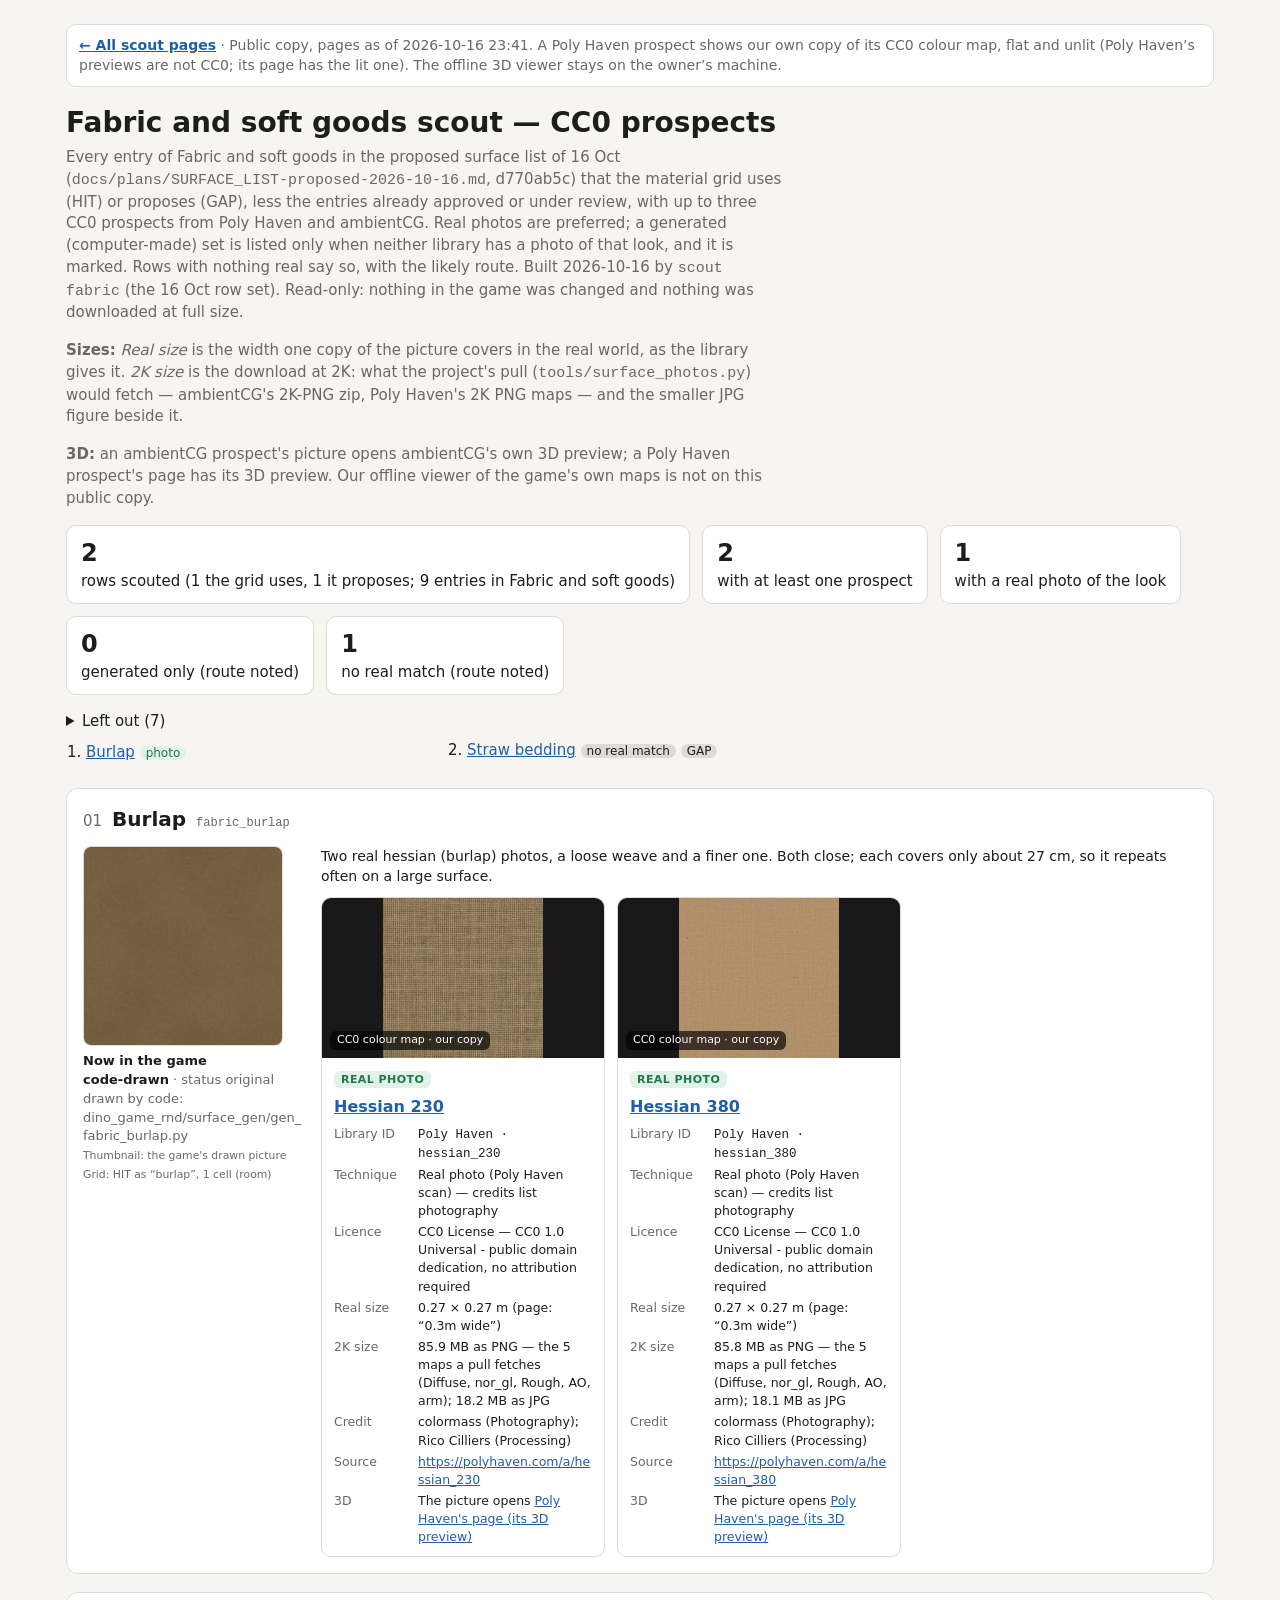
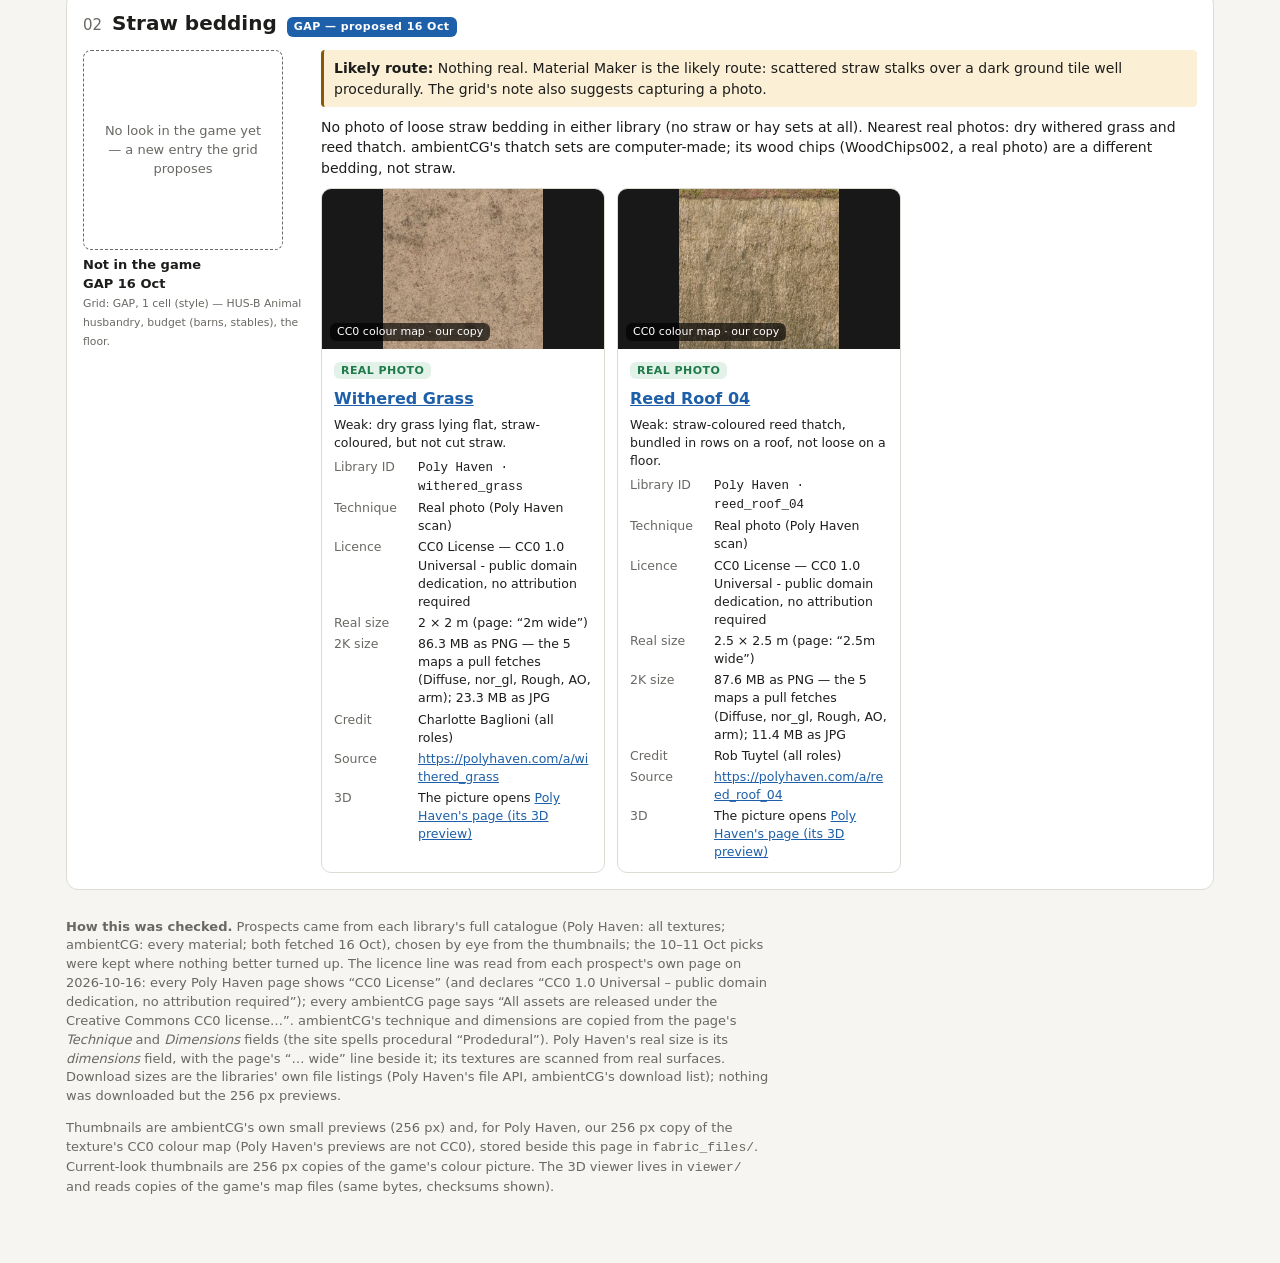
<file: fabric.html>
<!doctype html><html lang="en"><head><meta charset="utf-8"><meta name="viewport" content="width=device-width,initial-scale=1">
<title>Fabric and soft goods Scout</title><style>:root{--bg:#f6f5f2;--card:#fff;--ink:#1d1d1b;--mute:#6a6863;--line:#dedbd4;--photo:#1f7a4a;--photobg:#e2f2e8;--gen:#8a5a00;--genbg:#fbefd6;--link:#1d5fa8}
@media (prefers-color-scheme:dark){:root:not([data-theme="light"]){--bg:#161615;--card:#211f1d;--ink:#ecebe7;--mute:#a19e97;--line:#3a3834;--photo:#7ed3a0;--photobg:#183526;--gen:#f0c16b;--genbg:#3a2c12;--link:#8ab8f0}}
:root[data-theme="dark"]{--bg:#161615;--card:#211f1d;--ink:#ecebe7;--mute:#a19e97;--line:#3a3834;--photo:#7ed3a0;--photobg:#183526;--gen:#f0c16b;--genbg:#3a2c12;--link:#8ab8f0}
*{box-sizing:border-box}body{margin:0;background:var(--bg);color:var(--ink);font:15px/1.45 system-ui,-apple-system,"Segoe UI",sans-serif}
main{max-width:1180px;margin:0 auto;padding:24px 16px 64px}a{color:var(--link)}
h1{font-size:28px;margin:0 0 4px}.lede{color:var(--mute);margin:0 0 16px;max-width:75ch}
.stats{display:flex;gap:12px;flex-wrap:wrap;margin:16px 0}.stat{background:var(--card);border:1px solid var(--line);border-radius:10px;padding:10px 14px}.stat b{display:block;font-size:24px}
.toc{columns:3 220px;padding-left:20px;margin:8px 0 24px}.toc li{break-inside:avoid;margin:2px 0}.toc span{font-size:12px;padding:0 6px;border-radius:8px}.ok{background:var(--photobg);color:var(--photo)}.gn{background:var(--genbg);color:var(--gen)}
section{background:var(--card);border:1px solid var(--line);border-radius:12px;padding:16px;margin:0 0 18px}
.rh{display:flex;align-items:baseline;gap:10px;flex-wrap:wrap;margin-bottom:12px}.rh h2{margin:0;font-size:20px}.num{color:var(--mute);font-variant-numeric:tabular-nums}.key{color:var(--mute);font-size:12px}
.row{display:grid;grid-template-columns:220px 1fr;gap:18px}@media (max-width:720px){.row{grid-template-columns:1fr}}
.cur{margin:0}.cur img{width:200px;height:200px;object-fit:cover;border-radius:8px;border:1px solid var(--line);display:block}.cur figcaption{overflow-wrap:anywhere;font-size:13px;margin-top:6px;color:var(--mute)}.cur b{color:var(--ink)}.g{font-weight:600;color:var(--ink)}
.note{margin:0 0 10px;font-size:14px}.pgrid{display:grid;grid-template-columns:repeat(auto-fill,minmax(250px,1fr));gap:12px}
.p{border:1px solid var(--line);border-radius:10px;overflow:hidden;display:flex;flex-direction:column}.p.is-gen{border-style:dashed;border-color:var(--gen)}
.p img{width:100%;height:160px;object-fit:contain;background:#181818;display:block}.pb{padding:10px 12px}.pb h4{margin:6px 0 6px;font-size:16px}
.tag{font-size:11px;font-weight:700;letter-spacing:.04em;padding:2px 7px;border-radius:6px}.tag.photo{background:var(--photobg);color:var(--photo)}.tag.gen{background:var(--genbg);color:var(--gen)}
dl{display:grid;grid-template-columns:76px 1fr;gap:3px 8px;margin:0;font-size:12.5px}dt{color:var(--mute)}dd{margin:0;overflow-wrap:anywhere}
.none{color:var(--mute);font-style:italic}footer{color:var(--mute);font-size:13px;margin-top:28px;max-width:85ch}
.cur a{display:block;width:200px}.p>a{display:block}
.tag.pick{background:var(--link);color:var(--card)}.p.is-pick{border:2px solid var(--link)}.pulled-status{margin:0 0 10px;font-size:14px}
details.pulled{margin:28px 0 0;border-top:1px solid var(--line);padding-top:12px}details.pulled>summary{cursor:pointer;font-size:20px;font-weight:600;margin:0 0 12px;padding:6px 0}

.tag.gap{background:var(--link);color:var(--card)}.nr{background:var(--line);color:var(--ink)}
.ph-gap{width:200px;height:200px;border-radius:8px;border:1px dashed var(--mute);display:flex;align-items:center;justify-content:center;text-align:center;padding:14px;color:var(--mute);font-size:13px}
.route{margin:0 0 10px;font-size:14px;padding:8px 10px;border-left:3px solid var(--gen);background:var(--genbg);border-radius:4px}
.fit{font-size:12.5px;margin:0 0 6px;color:var(--ink)}
</style><meta name="robots" content="noindex"><style>
.pub-bar{margin:0 0 16px;padding:10px 12px;border:1px solid var(--line);border-radius:10px;background:var(--card);font-size:14px;color:var(--mute)}
.pub-bar a{font-weight:600}
.pub-out{display:flex;align-items:center;justify-content:center;text-align:center;height:160px;padding:12px;background:var(--bg);color:var(--mute);font-size:13px;border-bottom:1px solid var(--line)}
.cur .pub-out{width:200px;height:200px;border:1px dashed var(--mute);border-radius:8px}
.phmap{position:relative;display:block}.phmap small{position:absolute;left:8px;bottom:8px;font-size:11px;line-height:1.3;padding:2px 7px;border-radius:6px;background:rgba(0,0,0,.65);color:#fff}
</style></head><body><main><p class="pub-bar"><a href="./">← All scout pages</a> · Public copy, pages as of 2026-10-16 23:41. A Poly Haven prospect shows our own copy of its CC0 colour map, flat and unlit (Poly Haven’s previews are not CC0; its page has the lit one). The offline 3D viewer stays on the owner’s machine.</p>
<h1>Fabric and soft goods scout — CC0 prospects</h1>
<p class="lede">Every entry of Fabric and soft goods in the proposed surface list of 16 Oct (<code>docs/plans/SURFACE_LIST-proposed-2026-10-16.md</code>, d770ab5c) that the material grid uses (HIT) or proposes (GAP), less the entries already approved or under review, with up to three CC0 prospects from Poly Haven and ambientCG. Real photos are preferred; a generated (computer-made) set is listed only when neither library has a photo of that look, and it is marked. Rows with nothing real say so, with the likely route. Built 2026-10-16 by <code>scout fabric</code> (the 16 Oct row set). Read-only: nothing in the game was changed and nothing was downloaded at full size.</p>
<p class="lede"><b>Sizes:</b> <i>Real size</i> is the width one copy of the picture covers in the real world, as the library gives it. <i>2K size</i> is the download at 2K: what the project's pull (<code>tools/surface_photos.py</code>) would fetch — ambientCG's 2K-PNG zip, Poly Haven's 2K PNG maps — and the smaller JPG figure beside it.</p>
<p class="lede"><b>3D:</b> an ambientCG prospect's picture opens ambientCG's own 3D preview; a Poly Haven prospect's page has its 3D preview. Our offline viewer of the game's own maps is not on this public copy.</p>
<div class="stats"><div class="stat"><b>2</b>rows scouted (1 the grid uses, 1 it proposes; 9 entries in Fabric and soft goods)</div><div class="stat"><b>2</b>with at least one prospect</div><div class="stat"><b>1</b>with a real photo of the look</div><div class="stat"><b>0</b>generated only (route noted)</div><div class="stat"><b>1</b>no real match (route noted)</div></div>
<details><summary>Left out (7)</summary><ul><li>Canvas / tarp — [UNUSED?] in the list (no grid cell uses it)</li><li>Woven cloth — [UNUSED?] in the list (no grid cell uses it)</li><li>Tent fabric — [UNUSED?] in the list (no grid cell uses it)</li><li>Leather — [UNUSED?] in the list (no grid cell uses it)</li><li>Rawhide — [UNUSED?] in the list (no grid cell uses it)</li><li>Fur / pelt — [UNUSED?] in the list (no grid cell uses it)</li><li>Netting — [UNUSED?] in the list (no grid cell uses it)</li></ul></details>
<ol class="toc"><li><a href="#fabric_burlap">Burlap</a> <span class="ok">photo</span></li><li><a href="#gap_straw_bedding">Straw bedding</a> <span class="nr">no real match</span> <span class="nr">GAP</span></li></ol>
<section id="fabric_burlap">
<header class="rh"><span class="num">01</span><h2>Burlap</h2><code class="key">fabric_burlap</code></header>
<div class="row"><figure class="cur"><img src="fabric_files/current_fabric_burlap.jpg" alt="current look of Burlap" width="200" height="200">
<figcaption><b>Now in the game</b><br><span class="g">code-drawn</span> · status original<br>drawn by code: dino_game_rnd/surface_gen/gen_fabric_burlap.py<br><small>Thumbnail: the game&#x27;s drawn picture</small><br><small>Grid: HIT as “burlap”, 1 cell (room)</small></figcaption></figure>
<div class="ps"><p class="note">Two real hessian (burlap) photos, a loose weave and a finer one. Both close; each covers only about 27 cm, so it repeats often on a large surface.</p><div class="pgrid"><article class="p">
<a href="https://polyhaven.com/a/hessian_230" target="_blank" rel="noopener" title="Open in 3D: Poly Haven&#x27;s page (its 3D preview)"><span class="phmap"><img src="fabric_files/phmap_hessian_230.jpg" alt="Hessian 230" width="160" height="160"><small>CC0 colour map · our copy</small></span></a>
<div class="pb"><span class="tag photo">REAL PHOTO</span>
<h4><a href="https://polyhaven.com/a/hessian_230" target="_blank" rel="noopener">Hessian 230</a></h4>
<dl><dt>Library ID</dt><dd><code>Poly Haven · hessian_230</code></dd>
<dt>Technique</dt><dd>Real photo (Poly Haven scan) — credits list photography</dd>
<dt>Licence</dt><dd>CC0 License — CC0 1.0 Universal - public domain dedication, no attribution required</dd>
<dt>Real size</dt><dd>0.27 × 0.27 m (page: “0.3m wide”)</dd>
<dt>2K size</dt><dd>85.9 MB as PNG — the 5 maps a pull fetches (Diffuse, nor_gl, Rough, AO, arm); 18.2 MB as JPG</dd>
<dt>Credit</dt><dd>colormass (Photography); Rico Cilliers (Processing)</dd>
<dt>Source</dt><dd><a href="https://polyhaven.com/a/hessian_230" target="_blank" rel="noopener">https://polyhaven.com/a/hessian_230</a></dd>
<dt>3D</dt><dd>The picture opens <a href="https://polyhaven.com/a/hessian_230" target="_blank" rel="noopener">Poly Haven&#x27;s page (its 3D preview)</a></dd></dl></div></article><article class="p">
<a href="https://polyhaven.com/a/hessian_380" target="_blank" rel="noopener" title="Open in 3D: Poly Haven&#x27;s page (its 3D preview)"><span class="phmap"><img src="fabric_files/phmap_hessian_380.jpg" alt="Hessian 380" width="160" height="160"><small>CC0 colour map · our copy</small></span></a>
<div class="pb"><span class="tag photo">REAL PHOTO</span>
<h4><a href="https://polyhaven.com/a/hessian_380" target="_blank" rel="noopener">Hessian 380</a></h4>
<dl><dt>Library ID</dt><dd><code>Poly Haven · hessian_380</code></dd>
<dt>Technique</dt><dd>Real photo (Poly Haven scan) — credits list photography</dd>
<dt>Licence</dt><dd>CC0 License — CC0 1.0 Universal - public domain dedication, no attribution required</dd>
<dt>Real size</dt><dd>0.27 × 0.27 m (page: “0.3m wide”)</dd>
<dt>2K size</dt><dd>85.8 MB as PNG — the 5 maps a pull fetches (Diffuse, nor_gl, Rough, AO, arm); 18.1 MB as JPG</dd>
<dt>Credit</dt><dd>colormass (Photography); Rico Cilliers (Processing)</dd>
<dt>Source</dt><dd><a href="https://polyhaven.com/a/hessian_380" target="_blank" rel="noopener">https://polyhaven.com/a/hessian_380</a></dd>
<dt>3D</dt><dd>The picture opens <a href="https://polyhaven.com/a/hessian_380" target="_blank" rel="noopener">Poly Haven&#x27;s page (its 3D preview)</a></dd></dl></div></article></div></div></div></section><section id="gap_straw_bedding">
<header class="rh"><span class="num">02</span><h2>Straw bedding</h2><span class="tag gap">GAP — proposed 16 Oct</span></header>
<div class="row"><figure class="cur"><div class="ph-gap">No look in the game yet — a new entry the grid proposes</div>
<figcaption><b>Not in the game</b><br><span class="g">GAP 16 Oct</span><br><small>Grid: GAP, 1 cell (style) — HUS-B Animal husbandry, budget (barns, stables), the floor.</small></figcaption></figure>
<div class="ps"><p class="route"><b>Likely route:</b> Nothing real. Material Maker is the likely route: scattered straw stalks over a dark ground tile well procedurally. The grid&#x27;s note also suggests capturing a photo.</p><p class="note">No photo of loose straw bedding in either library (no straw or hay sets at all). Nearest real photos: dry withered grass and reed thatch. ambientCG&#x27;s thatch sets are computer-made; its wood chips (WoodChips002, a real photo) are a different bedding, not straw.</p><div class="pgrid"><article class="p">
<a href="https://polyhaven.com/a/withered_grass" target="_blank" rel="noopener" title="Open in 3D: Poly Haven&#x27;s page (its 3D preview)"><span class="phmap"><img src="fabric_files/phmap_withered_grass.jpg" alt="Withered Grass" width="160" height="160"><small>CC0 colour map · our copy</small></span></a>
<div class="pb"><span class="tag photo">REAL PHOTO</span>
<h4><a href="https://polyhaven.com/a/withered_grass" target="_blank" rel="noopener">Withered Grass</a></h4><p class="fit">Weak: dry grass lying flat, straw-coloured, but not cut straw.</p>
<dl><dt>Library ID</dt><dd><code>Poly Haven · withered_grass</code></dd>
<dt>Technique</dt><dd>Real photo (Poly Haven scan)</dd>
<dt>Licence</dt><dd>CC0 License — CC0 1.0 Universal - public domain dedication, no attribution required</dd>
<dt>Real size</dt><dd>2 × 2 m (page: “2m wide”)</dd>
<dt>2K size</dt><dd>86.3 MB as PNG — the 5 maps a pull fetches (Diffuse, nor_gl, Rough, AO, arm); 23.3 MB as JPG</dd>
<dt>Credit</dt><dd>Charlotte Baglioni (all roles)</dd>
<dt>Source</dt><dd><a href="https://polyhaven.com/a/withered_grass" target="_blank" rel="noopener">https://polyhaven.com/a/withered_grass</a></dd>
<dt>3D</dt><dd>The picture opens <a href="https://polyhaven.com/a/withered_grass" target="_blank" rel="noopener">Poly Haven&#x27;s page (its 3D preview)</a></dd></dl></div></article><article class="p">
<a href="https://polyhaven.com/a/reed_roof_04" target="_blank" rel="noopener" title="Open in 3D: Poly Haven&#x27;s page (its 3D preview)"><span class="phmap"><img src="fabric_files/phmap_reed_roof_04.jpg" alt="Reed Roof 04" width="160" height="160"><small>CC0 colour map · our copy</small></span></a>
<div class="pb"><span class="tag photo">REAL PHOTO</span>
<h4><a href="https://polyhaven.com/a/reed_roof_04" target="_blank" rel="noopener">Reed Roof 04</a></h4><p class="fit">Weak: straw-coloured reed thatch, bundled in rows on a roof, not loose on a floor.</p>
<dl><dt>Library ID</dt><dd><code>Poly Haven · reed_roof_04</code></dd>
<dt>Technique</dt><dd>Real photo (Poly Haven scan)</dd>
<dt>Licence</dt><dd>CC0 License — CC0 1.0 Universal - public domain dedication, no attribution required</dd>
<dt>Real size</dt><dd>2.5 × 2.5 m (page: “2.5m wide”)</dd>
<dt>2K size</dt><dd>87.6 MB as PNG — the 5 maps a pull fetches (Diffuse, nor_gl, Rough, AO, arm); 11.4 MB as JPG</dd>
<dt>Credit</dt><dd>Rob Tuytel (all roles)</dd>
<dt>Source</dt><dd><a href="https://polyhaven.com/a/reed_roof_04" target="_blank" rel="noopener">https://polyhaven.com/a/reed_roof_04</a></dd>
<dt>3D</dt><dd>The picture opens <a href="https://polyhaven.com/a/reed_roof_04" target="_blank" rel="noopener">Poly Haven&#x27;s page (its 3D preview)</a></dd></dl></div></article></div></div></div></section>
<footer><p><b>How this was checked.</b> Prospects came from each library's full catalogue (Poly Haven: all textures; ambientCG: every material; both fetched 16 Oct), chosen by eye from the thumbnails; the 10–11 Oct picks were kept where nothing better turned up. The licence line was read from each prospect's own page on 2026-10-16: every Poly Haven page shows “CC0 License” (and declares “CC0 1.0 Universal – public domain dedication, no attribution required”); every ambientCG page says “All assets are released under the Creative Commons CC0 license…”. ambientCG's technique and dimensions are copied from the page's <i>Technique</i> and <i>Dimensions</i> fields (the site spells procedural “Prodedural”). Poly Haven's real size is its <i>dimensions</i> field, with the page's “… wide” line beside it; its textures are scanned from real surfaces. Download sizes are the libraries' own file listings (Poly Haven's file API, ambientCG's download list); nothing was downloaded but the 256 px previews.</p>
<p>Thumbnails are ambientCG's own small previews (256 px) and, for Poly Haven, our 256 px copy of the texture's CC0 colour map (Poly Haven's previews are not CC0), stored beside this page in <code>fabric_files/</code>. Current-look thumbnails are 256 px copies of the game's colour picture. The 3D viewer lives in <code>viewer/</code> and reads copies of the game's map files (same bytes, checksums shown).</p></footer>
</main></body></html>
</file>
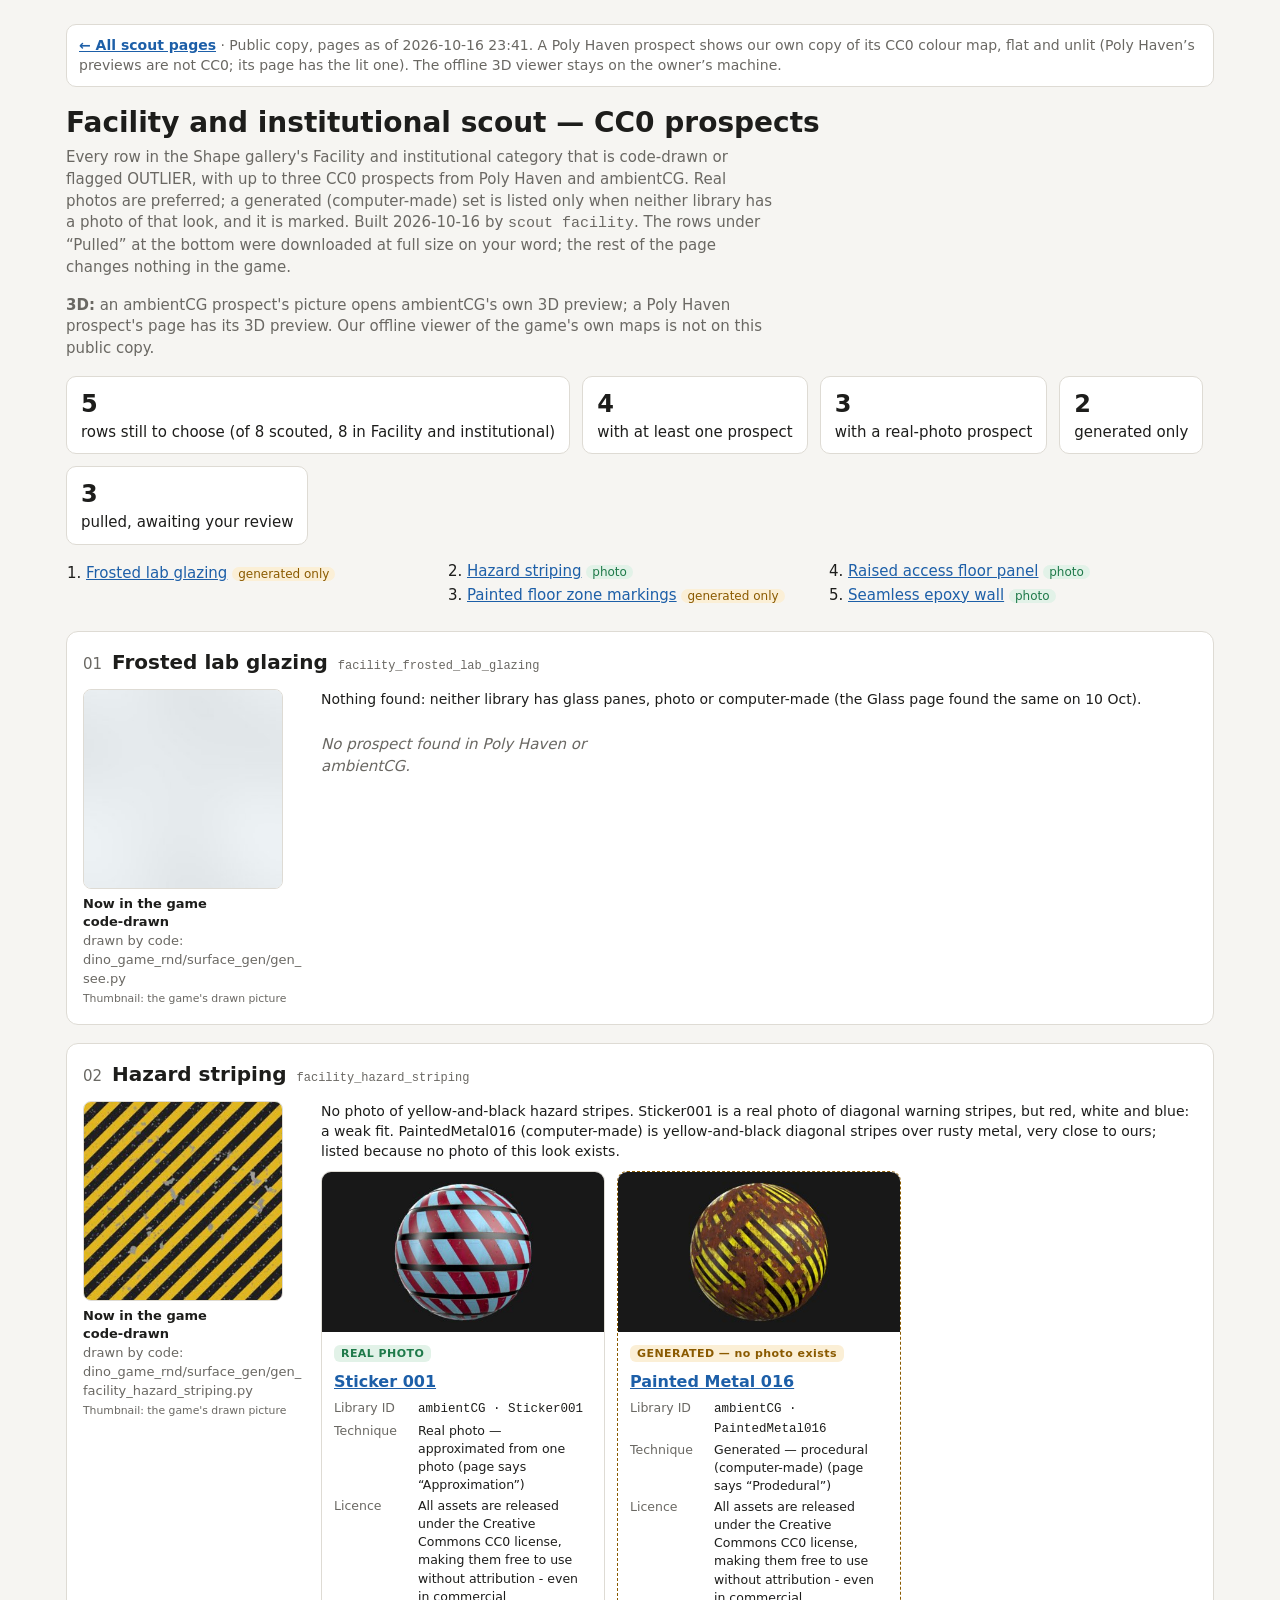
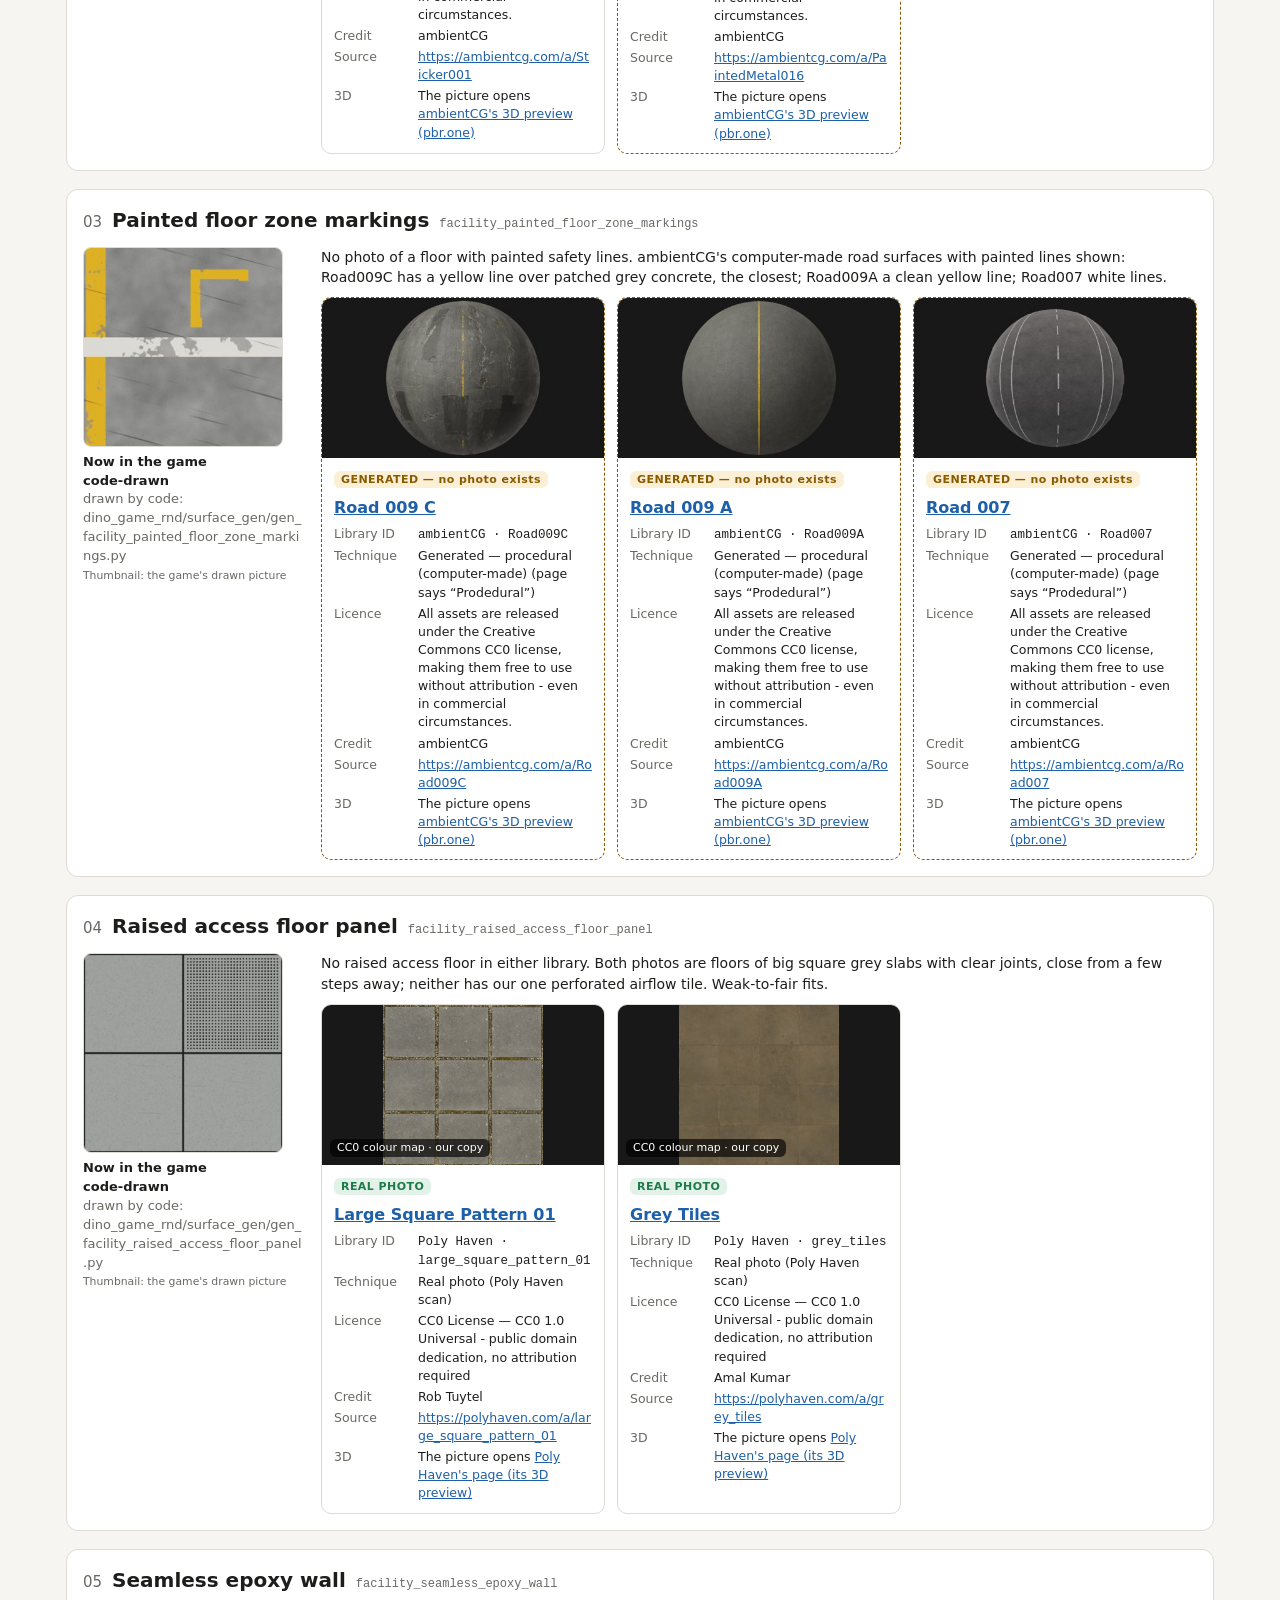
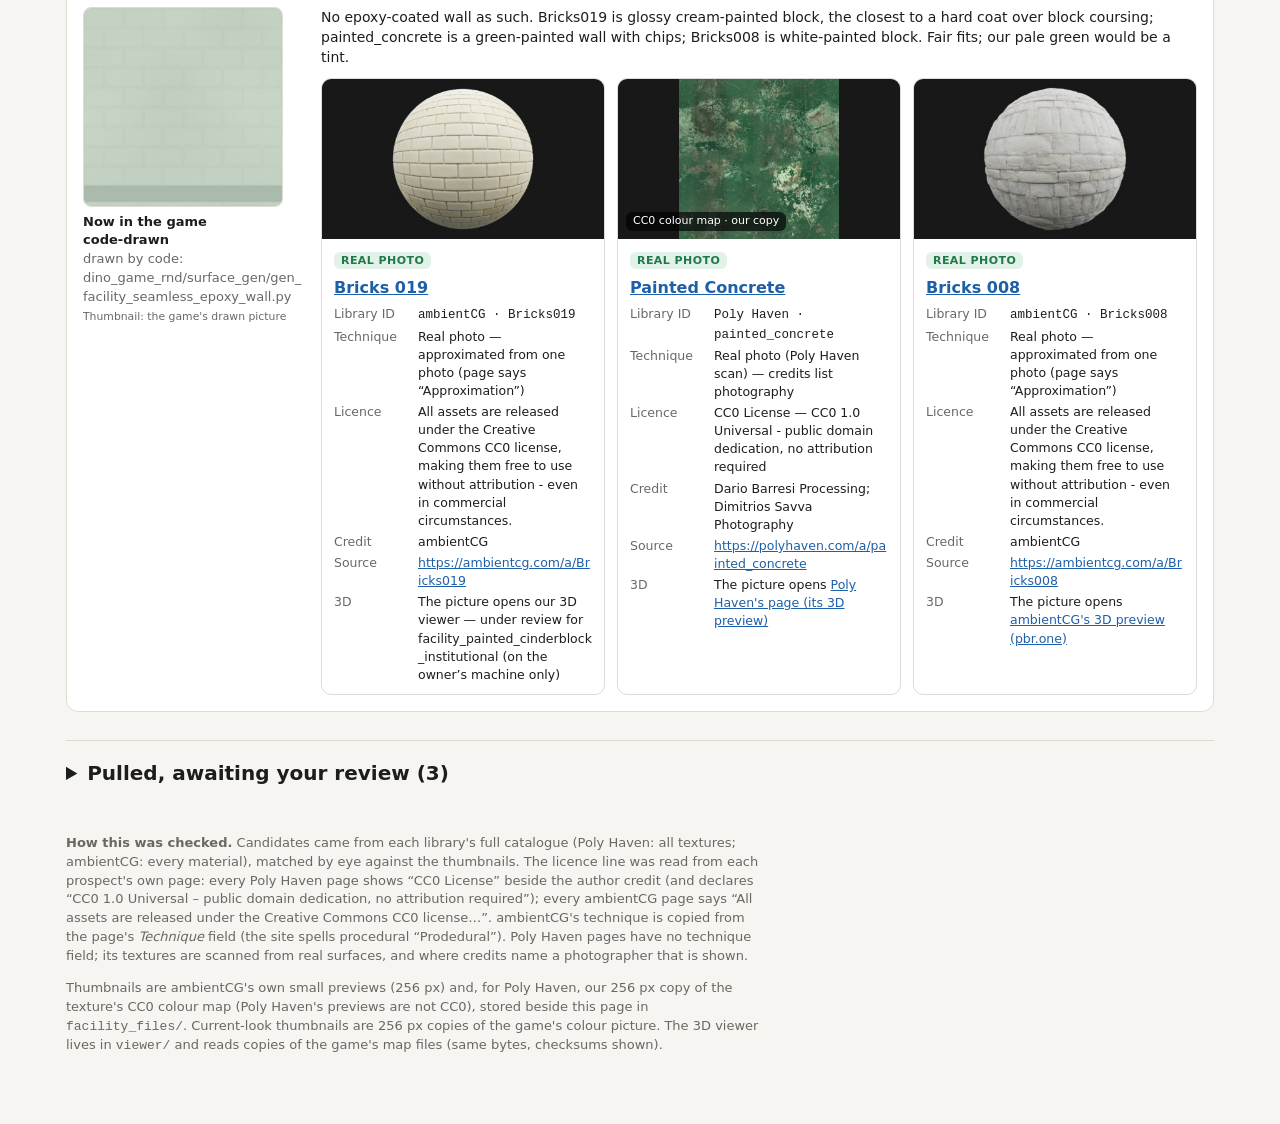
<file: facility.html>
<!doctype html><html lang="en"><head><meta charset="utf-8"><meta name="viewport" content="width=device-width,initial-scale=1">
<title>Facility and institutional Scout</title><style>:root{--bg:#f6f5f2;--card:#fff;--ink:#1d1d1b;--mute:#6a6863;--line:#dedbd4;--photo:#1f7a4a;--photobg:#e2f2e8;--gen:#8a5a00;--genbg:#fbefd6;--link:#1d5fa8}
@media (prefers-color-scheme:dark){:root:not([data-theme="light"]){--bg:#161615;--card:#211f1d;--ink:#ecebe7;--mute:#a19e97;--line:#3a3834;--photo:#7ed3a0;--photobg:#183526;--gen:#f0c16b;--genbg:#3a2c12;--link:#8ab8f0}}
:root[data-theme="dark"]{--bg:#161615;--card:#211f1d;--ink:#ecebe7;--mute:#a19e97;--line:#3a3834;--photo:#7ed3a0;--photobg:#183526;--gen:#f0c16b;--genbg:#3a2c12;--link:#8ab8f0}
*{box-sizing:border-box}body{margin:0;background:var(--bg);color:var(--ink);font:15px/1.45 system-ui,-apple-system,"Segoe UI",sans-serif}
main{max-width:1180px;margin:0 auto;padding:24px 16px 64px}a{color:var(--link)}
h1{font-size:28px;margin:0 0 4px}.lede{color:var(--mute);margin:0 0 16px;max-width:75ch}
.stats{display:flex;gap:12px;flex-wrap:wrap;margin:16px 0}.stat{background:var(--card);border:1px solid var(--line);border-radius:10px;padding:10px 14px}.stat b{display:block;font-size:24px}
.toc{columns:3 220px;padding-left:20px;margin:8px 0 24px}.toc li{break-inside:avoid;margin:2px 0}.toc span{font-size:12px;padding:0 6px;border-radius:8px}.ok{background:var(--photobg);color:var(--photo)}.gn{background:var(--genbg);color:var(--gen)}
section{background:var(--card);border:1px solid var(--line);border-radius:12px;padding:16px;margin:0 0 18px}
.rh{display:flex;align-items:baseline;gap:10px;flex-wrap:wrap;margin-bottom:12px}.rh h2{margin:0;font-size:20px}.num{color:var(--mute);font-variant-numeric:tabular-nums}.key{color:var(--mute);font-size:12px}
.row{display:grid;grid-template-columns:220px 1fr;gap:18px}@media (max-width:720px){.row{grid-template-columns:1fr}}
.cur{margin:0}.cur img{width:200px;height:200px;object-fit:cover;border-radius:8px;border:1px solid var(--line);display:block}.cur figcaption{overflow-wrap:anywhere;font-size:13px;margin-top:6px;color:var(--mute)}.cur b{color:var(--ink)}.g{font-weight:600;color:var(--ink)}
.note{margin:0 0 10px;font-size:14px}.pgrid{display:grid;grid-template-columns:repeat(auto-fill,minmax(250px,1fr));gap:12px}
.p{border:1px solid var(--line);border-radius:10px;overflow:hidden;display:flex;flex-direction:column}.p.is-gen{border-style:dashed;border-color:var(--gen)}
.p img{width:100%;height:160px;object-fit:contain;background:#181818;display:block}.pb{padding:10px 12px}.pb h4{margin:6px 0 6px;font-size:16px}
.tag{font-size:11px;font-weight:700;letter-spacing:.04em;padding:2px 7px;border-radius:6px}.tag.photo{background:var(--photobg);color:var(--photo)}.tag.gen{background:var(--genbg);color:var(--gen)}
dl{display:grid;grid-template-columns:76px 1fr;gap:3px 8px;margin:0;font-size:12.5px}dt{color:var(--mute)}dd{margin:0;overflow-wrap:anywhere}
.none{color:var(--mute);font-style:italic}footer{color:var(--mute);font-size:13px;margin-top:28px;max-width:85ch}
.cur a{display:block;width:200px}.p>a{display:block}
.tag.pick{background:var(--link);color:var(--card)}.p.is-pick{border:2px solid var(--link)}.pulled-status{margin:0 0 10px;font-size:14px}
details.pulled{margin:28px 0 0;border-top:1px solid var(--line);padding-top:12px}details.pulled>summary{cursor:pointer;font-size:20px;font-weight:600;margin:0 0 12px;padding:6px 0}
</style><meta name="robots" content="noindex"><style>
.pub-bar{margin:0 0 16px;padding:10px 12px;border:1px solid var(--line);border-radius:10px;background:var(--card);font-size:14px;color:var(--mute)}
.pub-bar a{font-weight:600}
.pub-out{display:flex;align-items:center;justify-content:center;text-align:center;height:160px;padding:12px;background:var(--bg);color:var(--mute);font-size:13px;border-bottom:1px solid var(--line)}
.cur .pub-out{width:200px;height:200px;border:1px dashed var(--mute);border-radius:8px}
.phmap{position:relative;display:block}.phmap small{position:absolute;left:8px;bottom:8px;font-size:11px;line-height:1.3;padding:2px 7px;border-radius:6px;background:rgba(0,0,0,.65);color:#fff}
</style></head><body><main><p class="pub-bar"><a href="./">← All scout pages</a> · Public copy, pages as of 2026-10-16 23:41. A Poly Haven prospect shows our own copy of its CC0 colour map, flat and unlit (Poly Haven’s previews are not CC0; its page has the lit one). The offline 3D viewer stays on the owner’s machine.</p>
<h1>Facility and institutional scout — CC0 prospects</h1>
<p class="lede">Every row in the Shape gallery's Facility and institutional category that is code-drawn or flagged OUTLIER, with up to three CC0 prospects from Poly Haven and ambientCG. Real photos are preferred; a generated (computer-made) set is listed only when neither library has a photo of that look, and it is marked. Built 2026-10-16 by <code>scout facility</code>. The rows under “Pulled” at the bottom were downloaded at full size on your word; the rest of the page changes nothing in the game.</p>
<p class="lede"><b>3D:</b> an ambientCG prospect's picture opens ambientCG's own 3D preview; a Poly Haven prospect's page has its 3D preview. Our offline viewer of the game's own maps is not on this public copy.</p>
<div class="stats"><div class="stat"><b>5</b>rows still to choose (of 8 scouted, 8 in Facility and institutional)</div><div class="stat"><b>4</b>with at least one prospect</div><div class="stat"><b>3</b>with a real-photo prospect</div><div class="stat"><b>2</b>generated only</div><div class="stat"><b>3</b>pulled, awaiting your review</div></div>

<ol class="toc"><li><a href="#facility_frosted_lab_glazing">Frosted lab glazing</a> <span class="gn">generated only</span></li><li><a href="#facility_hazard_striping">Hazard striping</a> <span class="ok">photo</span></li><li><a href="#facility_painted_floor_zone_markings">Painted floor zone markings</a> <span class="gn">generated only</span></li><li><a href="#facility_raised_access_floor_panel">Raised access floor panel</a> <span class="ok">photo</span></li><li><a href="#facility_seamless_epoxy_wall">Seamless epoxy wall</a> <span class="ok">photo</span></li></ol>
<section id="facility_frosted_lab_glazing">
<header class="rh"><span class="num">01</span><h2>Frosted lab glazing</h2><code class="key">facility_frosted_lab_glazing</code></header>
<div class="row">
<figure class="cur"><img src="facility_files/current_facility_frosted_lab_glazing.jpg" alt="current look of Frosted lab glazing" width="200" height="200">
<figcaption><b>Now in the game</b><br><span class="g">code-drawn</span><br>drawn by code: dino_game_rnd/surface_gen/gen_see.py<br><small>Thumbnail: the game&#x27;s drawn picture</small></figcaption></figure>
<div class="ps"><p class="note">Nothing found: neither library has glass panes, photo or computer-made (the Glass page found the same on 10 Oct).</p><div class="pgrid"><p class="none">No prospect found in Poly Haven or ambientCG.</p></div></div></div></section><section id="facility_hazard_striping">
<header class="rh"><span class="num">02</span><h2>Hazard striping</h2><code class="key">facility_hazard_striping</code></header>
<div class="row">
<figure class="cur"><img src="facility_files/current_facility_hazard_striping.jpg" alt="current look of Hazard striping" width="200" height="200">
<figcaption><b>Now in the game</b><br><span class="g">code-drawn</span><br>drawn by code: dino_game_rnd/surface_gen/gen_facility_hazard_striping.py<br><small>Thumbnail: the game&#x27;s drawn picture</small></figcaption></figure>
<div class="ps"><p class="note">No photo of yellow-and-black hazard stripes. Sticker001 is a real photo of diagonal warning stripes, but red, white and blue: a weak fit. PaintedMetal016 (computer-made) is yellow-and-black diagonal stripes over rusty metal, very close to ours; listed because no photo of this look exists.</p><div class="pgrid"><article class="p">
<a href="https://releases.pbr.one/main/material-shading.html#normal_type=directx&amp;color_url=https://f003.backblazeb2.com/file/ambientCG-Web/media/surface-preview/Sticker001/Sticker001_SQ_Color.jpg?87077&amp;displacement_url=https://f003.backblazeb2.com/file/ambientCG-Web/media/surface-preview/Sticker001/Sticker001_SQ_Displacement.jpg?30884&amp;normal_url=https://f003.backblazeb2.com/file/ambientCG-Web/media/surface-preview/Sticker001/Sticker001_SQ_NormalDX.jpg?92913&amp;roughness_url=https://f003.backblazeb2.com/file/ambientCG-Web/media/surface-preview/Sticker001/Sticker001_SQ_Roughness.jpg?4183&amp;opacity_url=https://f003.backblazeb2.com/file/ambientCG-Web/media/surface-preview/Sticker001/Sticker001_SQ_Opacity.jpg?77178" target="_blank" rel="noopener" title="Open in 3D: ambientCG&#x27;s 3D preview (pbr.one)"><img src="facility_files/acg_Sticker001.jpg" alt="Sticker 001" width="160" height="160"></a>
<div class="pb"><span class="tag photo">REAL PHOTO</span>
<h4><a href="https://ambientcg.com/a/Sticker001" target="_blank" rel="noopener">Sticker 001</a></h4>
<dl><dt>Library ID</dt><dd><code>ambientCG · Sticker001</code></dd>
<dt>Technique</dt><dd>Real photo — approximated from one photo (page says “Approximation”)</dd>
<dt>Licence</dt><dd>All assets are released under the Creative Commons CC0 license, making them free to use without attribution - even in commercial circumstances.</dd>
<dt>Credit</dt><dd>ambientCG</dd>
<dt>Source</dt><dd><a href="https://ambientcg.com/a/Sticker001" target="_blank" rel="noopener">https://ambientcg.com/a/Sticker001</a></dd>
<dt>3D</dt><dd>The picture opens <a href="https://releases.pbr.one/main/material-shading.html#normal_type=directx&amp;color_url=https://f003.backblazeb2.com/file/ambientCG-Web/media/surface-preview/Sticker001/Sticker001_SQ_Color.jpg?87077&amp;displacement_url=https://f003.backblazeb2.com/file/ambientCG-Web/media/surface-preview/Sticker001/Sticker001_SQ_Displacement.jpg?30884&amp;normal_url=https://f003.backblazeb2.com/file/ambientCG-Web/media/surface-preview/Sticker001/Sticker001_SQ_NormalDX.jpg?92913&amp;roughness_url=https://f003.backblazeb2.com/file/ambientCG-Web/media/surface-preview/Sticker001/Sticker001_SQ_Roughness.jpg?4183&amp;opacity_url=https://f003.backblazeb2.com/file/ambientCG-Web/media/surface-preview/Sticker001/Sticker001_SQ_Opacity.jpg?77178" target="_blank" rel="noopener">ambientCG&#x27;s 3D preview (pbr.one)</a></dd></dl></div></article><article class="p is-gen">
<a href="https://releases.pbr.one/main/material-shading.html#normal_type=directx&amp;color_url=https://f003.backblazeb2.com/file/ambientCG-Web/media/surface-preview/PaintedMetal016/PaintedMetal016_SQ_Color.jpg?13441&amp;displacement_url=https://f003.backblazeb2.com/file/ambientCG-Web/media/surface-preview/PaintedMetal016/PaintedMetal016_SQ_Displacement.jpg?9650&amp;normal_url=https://f003.backblazeb2.com/file/ambientCG-Web/media/surface-preview/PaintedMetal016/PaintedMetal016_SQ_NormalDX.jpg?84632&amp;roughness_url=https://f003.backblazeb2.com/file/ambientCG-Web/media/surface-preview/PaintedMetal016/PaintedMetal016_SQ_Roughness.jpg?28646&amp;ambientocclusion_url=https://f003.backblazeb2.com/file/ambientCG-Web/media/surface-preview/PaintedMetal016/PaintedMetal016_SQ_AmbientOcclusion.jpg?80657&amp;metalness_url=https://f003.backblazeb2.com/file/ambientCG-Web/media/surface-preview/PaintedMetal016/PaintedMetal016_SQ_Metalness.jpg?34481" target="_blank" rel="noopener" title="Open in 3D: ambientCG&#x27;s 3D preview (pbr.one)"><img src="facility_files/acg_PaintedMetal016.jpg" alt="Painted Metal 016" width="160" height="160"></a>
<div class="pb"><span class="tag gen">GENERATED — no photo exists</span>
<h4><a href="https://ambientcg.com/a/PaintedMetal016" target="_blank" rel="noopener">Painted Metal 016</a></h4>
<dl><dt>Library ID</dt><dd><code>ambientCG · PaintedMetal016</code></dd>
<dt>Technique</dt><dd>Generated — procedural (computer-made) (page says “Prodedural”)</dd>
<dt>Licence</dt><dd>All assets are released under the Creative Commons CC0 license, making them free to use without attribution - even in commercial circumstances.</dd>
<dt>Credit</dt><dd>ambientCG</dd>
<dt>Source</dt><dd><a href="https://ambientcg.com/a/PaintedMetal016" target="_blank" rel="noopener">https://ambientcg.com/a/PaintedMetal016</a></dd>
<dt>3D</dt><dd>The picture opens <a href="https://releases.pbr.one/main/material-shading.html#normal_type=directx&amp;color_url=https://f003.backblazeb2.com/file/ambientCG-Web/media/surface-preview/PaintedMetal016/PaintedMetal016_SQ_Color.jpg?13441&amp;displacement_url=https://f003.backblazeb2.com/file/ambientCG-Web/media/surface-preview/PaintedMetal016/PaintedMetal016_SQ_Displacement.jpg?9650&amp;normal_url=https://f003.backblazeb2.com/file/ambientCG-Web/media/surface-preview/PaintedMetal016/PaintedMetal016_SQ_NormalDX.jpg?84632&amp;roughness_url=https://f003.backblazeb2.com/file/ambientCG-Web/media/surface-preview/PaintedMetal016/PaintedMetal016_SQ_Roughness.jpg?28646&amp;ambientocclusion_url=https://f003.backblazeb2.com/file/ambientCG-Web/media/surface-preview/PaintedMetal016/PaintedMetal016_SQ_AmbientOcclusion.jpg?80657&amp;metalness_url=https://f003.backblazeb2.com/file/ambientCG-Web/media/surface-preview/PaintedMetal016/PaintedMetal016_SQ_Metalness.jpg?34481" target="_blank" rel="noopener">ambientCG&#x27;s 3D preview (pbr.one)</a></dd></dl></div></article></div></div></div></section><section id="facility_painted_floor_zone_markings">
<header class="rh"><span class="num">03</span><h2>Painted floor zone markings</h2><code class="key">facility_painted_floor_zone_markings</code></header>
<div class="row">
<figure class="cur"><img src="facility_files/current_facility_painted_floor_zone_markings.jpg" alt="current look of Painted floor zone markings" width="200" height="200">
<figcaption><b>Now in the game</b><br><span class="g">code-drawn</span><br>drawn by code: dino_game_rnd/surface_gen/gen_facility_painted_floor_zone_markings.py<br><small>Thumbnail: the game&#x27;s drawn picture</small></figcaption></figure>
<div class="ps"><p class="note">No photo of a floor with painted safety lines. ambientCG&#x27;s computer-made road surfaces with painted lines shown: Road009C has a yellow line over patched grey concrete, the closest; Road009A a clean yellow line; Road007 white lines.</p><div class="pgrid"><article class="p is-gen">
<a href="https://releases.pbr.one/main/material-shading.html#normal_type=directx&amp;color_url=https://f003.backblazeb2.com/file/ambientCG-Web/media/surface-preview/Road009C/Road009C_SQ_Color.jpg?45363&amp;displacement_url=https://f003.backblazeb2.com/file/ambientCG-Web/media/surface-preview/Road009C/Road009C_SQ_Displacement.jpg?6948&amp;normal_url=https://f003.backblazeb2.com/file/ambientCG-Web/media/surface-preview/Road009C/Road009C_SQ_NormalDX.jpg?99008&amp;roughness_url=https://f003.backblazeb2.com/file/ambientCG-Web/media/surface-preview/Road009C/Road009C_SQ_Roughness.jpg?76277&amp;ambientocclusion_url=https://f003.backblazeb2.com/file/ambientCG-Web/media/surface-preview/Road009C/Road009C_SQ_AmbientOcclusion.jpg?34852" target="_blank" rel="noopener" title="Open in 3D: ambientCG&#x27;s 3D preview (pbr.one)"><img src="facility_files/acg_Road009C.jpg" alt="Road 009 C" width="160" height="160"></a>
<div class="pb"><span class="tag gen">GENERATED — no photo exists</span>
<h4><a href="https://ambientcg.com/a/Road009C" target="_blank" rel="noopener">Road 009 C</a></h4>
<dl><dt>Library ID</dt><dd><code>ambientCG · Road009C</code></dd>
<dt>Technique</dt><dd>Generated — procedural (computer-made) (page says “Prodedural”)</dd>
<dt>Licence</dt><dd>All assets are released under the Creative Commons CC0 license, making them free to use without attribution - even in commercial circumstances.</dd>
<dt>Credit</dt><dd>ambientCG</dd>
<dt>Source</dt><dd><a href="https://ambientcg.com/a/Road009C" target="_blank" rel="noopener">https://ambientcg.com/a/Road009C</a></dd>
<dt>3D</dt><dd>The picture opens <a href="https://releases.pbr.one/main/material-shading.html#normal_type=directx&amp;color_url=https://f003.backblazeb2.com/file/ambientCG-Web/media/surface-preview/Road009C/Road009C_SQ_Color.jpg?45363&amp;displacement_url=https://f003.backblazeb2.com/file/ambientCG-Web/media/surface-preview/Road009C/Road009C_SQ_Displacement.jpg?6948&amp;normal_url=https://f003.backblazeb2.com/file/ambientCG-Web/media/surface-preview/Road009C/Road009C_SQ_NormalDX.jpg?99008&amp;roughness_url=https://f003.backblazeb2.com/file/ambientCG-Web/media/surface-preview/Road009C/Road009C_SQ_Roughness.jpg?76277&amp;ambientocclusion_url=https://f003.backblazeb2.com/file/ambientCG-Web/media/surface-preview/Road009C/Road009C_SQ_AmbientOcclusion.jpg?34852" target="_blank" rel="noopener">ambientCG&#x27;s 3D preview (pbr.one)</a></dd></dl></div></article><article class="p is-gen">
<a href="https://releases.pbr.one/main/material-shading.html#normal_type=directx&amp;color_url=https://f003.backblazeb2.com/file/ambientCG-Web/media/surface-preview/Road009A/Road009A_SQ_Color.jpg?32020&amp;displacement_url=https://f003.backblazeb2.com/file/ambientCG-Web/media/surface-preview/Road009A/Road009A_SQ_Displacement.jpg?9206&amp;normal_url=https://f003.backblazeb2.com/file/ambientCG-Web/media/surface-preview/Road009A/Road009A_SQ_NormalDX.jpg?8864&amp;roughness_url=https://f003.backblazeb2.com/file/ambientCG-Web/media/surface-preview/Road009A/Road009A_SQ_Roughness.jpg?14621&amp;ambientocclusion_url=https://f003.backblazeb2.com/file/ambientCG-Web/media/surface-preview/Road009A/Road009A_SQ_AmbientOcclusion.jpg?73974" target="_blank" rel="noopener" title="Open in 3D: ambientCG&#x27;s 3D preview (pbr.one)"><img src="facility_files/acg_Road009A.jpg" alt="Road 009 A" width="160" height="160"></a>
<div class="pb"><span class="tag gen">GENERATED — no photo exists</span>
<h4><a href="https://ambientcg.com/a/Road009A" target="_blank" rel="noopener">Road 009 A</a></h4>
<dl><dt>Library ID</dt><dd><code>ambientCG · Road009A</code></dd>
<dt>Technique</dt><dd>Generated — procedural (computer-made) (page says “Prodedural”)</dd>
<dt>Licence</dt><dd>All assets are released under the Creative Commons CC0 license, making them free to use without attribution - even in commercial circumstances.</dd>
<dt>Credit</dt><dd>ambientCG</dd>
<dt>Source</dt><dd><a href="https://ambientcg.com/a/Road009A" target="_blank" rel="noopener">https://ambientcg.com/a/Road009A</a></dd>
<dt>3D</dt><dd>The picture opens <a href="https://releases.pbr.one/main/material-shading.html#normal_type=directx&amp;color_url=https://f003.backblazeb2.com/file/ambientCG-Web/media/surface-preview/Road009A/Road009A_SQ_Color.jpg?32020&amp;displacement_url=https://f003.backblazeb2.com/file/ambientCG-Web/media/surface-preview/Road009A/Road009A_SQ_Displacement.jpg?9206&amp;normal_url=https://f003.backblazeb2.com/file/ambientCG-Web/media/surface-preview/Road009A/Road009A_SQ_NormalDX.jpg?8864&amp;roughness_url=https://f003.backblazeb2.com/file/ambientCG-Web/media/surface-preview/Road009A/Road009A_SQ_Roughness.jpg?14621&amp;ambientocclusion_url=https://f003.backblazeb2.com/file/ambientCG-Web/media/surface-preview/Road009A/Road009A_SQ_AmbientOcclusion.jpg?73974" target="_blank" rel="noopener">ambientCG&#x27;s 3D preview (pbr.one)</a></dd></dl></div></article><article class="p is-gen">
<a href="https://releases.pbr.one/main/material-shading.html#normal_type=directx&amp;color_url=https://f003.backblazeb2.com/file/ambientCG-Web/media/surface-preview/Road007/Road007_SQ_Color.jpg?99548&amp;displacement_url=https://f003.backblazeb2.com/file/ambientCG-Web/media/surface-preview/Road007/Road007_SQ_Displacement.jpg?94140&amp;normal_url=https://f003.backblazeb2.com/file/ambientCG-Web/media/surface-preview/Road007/Road007_SQ_NormalDX.jpg?72321&amp;roughness_url=https://f003.backblazeb2.com/file/ambientCG-Web/media/surface-preview/Road007/Road007_SQ_Roughness.jpg?97265" target="_blank" rel="noopener" title="Open in 3D: ambientCG&#x27;s 3D preview (pbr.one)"><img src="facility_files/acg_Road007.jpg" alt="Road 007" width="160" height="160"></a>
<div class="pb"><span class="tag gen">GENERATED — no photo exists</span>
<h4><a href="https://ambientcg.com/a/Road007" target="_blank" rel="noopener">Road 007</a></h4>
<dl><dt>Library ID</dt><dd><code>ambientCG · Road007</code></dd>
<dt>Technique</dt><dd>Generated — procedural (computer-made) (page says “Prodedural”)</dd>
<dt>Licence</dt><dd>All assets are released under the Creative Commons CC0 license, making them free to use without attribution - even in commercial circumstances.</dd>
<dt>Credit</dt><dd>ambientCG</dd>
<dt>Source</dt><dd><a href="https://ambientcg.com/a/Road007" target="_blank" rel="noopener">https://ambientcg.com/a/Road007</a></dd>
<dt>3D</dt><dd>The picture opens <a href="https://releases.pbr.one/main/material-shading.html#normal_type=directx&amp;color_url=https://f003.backblazeb2.com/file/ambientCG-Web/media/surface-preview/Road007/Road007_SQ_Color.jpg?99548&amp;displacement_url=https://f003.backblazeb2.com/file/ambientCG-Web/media/surface-preview/Road007/Road007_SQ_Displacement.jpg?94140&amp;normal_url=https://f003.backblazeb2.com/file/ambientCG-Web/media/surface-preview/Road007/Road007_SQ_NormalDX.jpg?72321&amp;roughness_url=https://f003.backblazeb2.com/file/ambientCG-Web/media/surface-preview/Road007/Road007_SQ_Roughness.jpg?97265" target="_blank" rel="noopener">ambientCG&#x27;s 3D preview (pbr.one)</a></dd></dl></div></article></div></div></div></section><section id="facility_raised_access_floor_panel">
<header class="rh"><span class="num">04</span><h2>Raised access floor panel</h2><code class="key">facility_raised_access_floor_panel</code></header>
<div class="row">
<figure class="cur"><img src="facility_files/current_facility_raised_access_floor_panel.jpg" alt="current look of Raised access floor panel" width="200" height="200">
<figcaption><b>Now in the game</b><br><span class="g">code-drawn</span><br>drawn by code: dino_game_rnd/surface_gen/gen_facility_raised_access_floor_panel.py<br><small>Thumbnail: the game&#x27;s drawn picture</small></figcaption></figure>
<div class="ps"><p class="note">No raised access floor in either library. Both photos are floors of big square grey slabs with clear joints, close from a few steps away; neither has our one perforated airflow tile. Weak-to-fair fits.</p><div class="pgrid"><article class="p">
<a href="https://polyhaven.com/a/large_square_pattern_01" target="_blank" rel="noopener" title="Open in 3D: Poly Haven&#x27;s page (its 3D preview)"><span class="phmap"><img src="facility_files/phmap_large_square_pattern_01.jpg" alt="Large Square Pattern 01" width="160" height="160"><small>CC0 colour map · our copy</small></span></a>
<div class="pb"><span class="tag photo">REAL PHOTO</span>
<h4><a href="https://polyhaven.com/a/large_square_pattern_01" target="_blank" rel="noopener">Large Square Pattern 01</a></h4>
<dl><dt>Library ID</dt><dd><code>Poly Haven · large_square_pattern_01</code></dd>
<dt>Technique</dt><dd>Real photo (Poly Haven scan)</dd>
<dt>Licence</dt><dd>CC0 License — CC0 1.0 Universal - public domain dedication, no attribution required</dd>
<dt>Credit</dt><dd>Rob Tuytel</dd>
<dt>Source</dt><dd><a href="https://polyhaven.com/a/large_square_pattern_01" target="_blank" rel="noopener">https://polyhaven.com/a/large_square_pattern_01</a></dd>
<dt>3D</dt><dd>The picture opens <a href="https://polyhaven.com/a/large_square_pattern_01" target="_blank" rel="noopener">Poly Haven&#x27;s page (its 3D preview)</a></dd></dl></div></article><article class="p">
<a href="https://polyhaven.com/a/grey_tiles" target="_blank" rel="noopener" title="Open in 3D: Poly Haven&#x27;s page (its 3D preview)"><span class="phmap"><img src="facility_files/phmap_grey_tiles.jpg" alt="Grey Tiles" width="160" height="160"><small>CC0 colour map · our copy</small></span></a>
<div class="pb"><span class="tag photo">REAL PHOTO</span>
<h4><a href="https://polyhaven.com/a/grey_tiles" target="_blank" rel="noopener">Grey Tiles</a></h4>
<dl><dt>Library ID</dt><dd><code>Poly Haven · grey_tiles</code></dd>
<dt>Technique</dt><dd>Real photo (Poly Haven scan)</dd>
<dt>Licence</dt><dd>CC0 License — CC0 1.0 Universal - public domain dedication, no attribution required</dd>
<dt>Credit</dt><dd>Amal Kumar</dd>
<dt>Source</dt><dd><a href="https://polyhaven.com/a/grey_tiles" target="_blank" rel="noopener">https://polyhaven.com/a/grey_tiles</a></dd>
<dt>3D</dt><dd>The picture opens <a href="https://polyhaven.com/a/grey_tiles" target="_blank" rel="noopener">Poly Haven&#x27;s page (its 3D preview)</a></dd></dl></div></article></div></div></div></section><section id="facility_seamless_epoxy_wall">
<header class="rh"><span class="num">05</span><h2>Seamless epoxy wall</h2><code class="key">facility_seamless_epoxy_wall</code></header>
<div class="row">
<figure class="cur"><img src="facility_files/current_facility_seamless_epoxy_wall.jpg" alt="current look of Seamless epoxy wall" width="200" height="200">
<figcaption><b>Now in the game</b><br><span class="g">code-drawn</span><br>drawn by code: dino_game_rnd/surface_gen/gen_facility_seamless_epoxy_wall.py<br><small>Thumbnail: the game&#x27;s drawn picture</small></figcaption></figure>
<div class="ps"><p class="note">No epoxy-coated wall as such. Bricks019 is glossy cream-painted block, the closest to a hard coat over block coursing; painted_concrete is a green-painted wall with chips; Bricks008 is white-painted block. Fair fits; our pale green would be a tint.</p><div class="pgrid"><article class="p">
<img src="facility_files/acg_Bricks019.jpg" alt="Bricks 019" width="160" height="160">
<div class="pb"><span class="tag photo">REAL PHOTO</span>
<h4><a href="https://ambientcg.com/a/Bricks019" target="_blank" rel="noopener">Bricks 019</a></h4>
<dl><dt>Library ID</dt><dd><code>ambientCG · Bricks019</code></dd>
<dt>Technique</dt><dd>Real photo — approximated from one photo (page says “Approximation”)</dd>
<dt>Licence</dt><dd>All assets are released under the Creative Commons CC0 license, making them free to use without attribution - even in commercial circumstances.</dd>
<dt>Credit</dt><dd>ambientCG</dd>
<dt>Source</dt><dd><a href="https://ambientcg.com/a/Bricks019" target="_blank" rel="noopener">https://ambientcg.com/a/Bricks019</a></dd>
<dt>3D</dt><dd>The picture opens our 3D viewer — under review for facility_painted_cinderblock_institutional (on the owner’s machine only)</dd></dl></div></article><article class="p">
<a href="https://polyhaven.com/a/painted_concrete" target="_blank" rel="noopener" title="Open in 3D: Poly Haven&#x27;s page (its 3D preview)"><span class="phmap"><img src="facility_files/phmap_painted_concrete.jpg" alt="Painted Concrete" width="160" height="160"><small>CC0 colour map · our copy</small></span></a>
<div class="pb"><span class="tag photo">REAL PHOTO</span>
<h4><a href="https://polyhaven.com/a/painted_concrete" target="_blank" rel="noopener">Painted Concrete</a></h4>
<dl><dt>Library ID</dt><dd><code>Poly Haven · painted_concrete</code></dd>
<dt>Technique</dt><dd>Real photo (Poly Haven scan) — credits list photography</dd>
<dt>Licence</dt><dd>CC0 License — CC0 1.0 Universal - public domain dedication, no attribution required</dd>
<dt>Credit</dt><dd>Dario Barresi Processing; Dimitrios Savva Photography</dd>
<dt>Source</dt><dd><a href="https://polyhaven.com/a/painted_concrete" target="_blank" rel="noopener">https://polyhaven.com/a/painted_concrete</a></dd>
<dt>3D</dt><dd>The picture opens <a href="https://polyhaven.com/a/painted_concrete" target="_blank" rel="noopener">Poly Haven&#x27;s page (its 3D preview)</a></dd></dl></div></article><article class="p">
<a href="https://releases.pbr.one/main/material-shading.html#normal_type=directx&amp;color_url=https://f003.backblazeb2.com/file/ambientCG-Web/media/surface-preview/Bricks008/Bricks008_SQ_Color.jpg?53453&amp;displacement_url=https://f003.backblazeb2.com/file/ambientCG-Web/media/surface-preview/Bricks008/Bricks008_SQ_Displacement.jpg?13820&amp;normal_url=https://f003.backblazeb2.com/file/ambientCG-Web/media/surface-preview/Bricks008/Bricks008_SQ_NormalDX.jpg?59309&amp;roughness_url=https://f003.backblazeb2.com/file/ambientCG-Web/media/surface-preview/Bricks008/Bricks008_SQ_Roughness.jpg?17338&amp;ambientocclusion_url=https://f003.backblazeb2.com/file/ambientCG-Web/media/surface-preview/Bricks008/Bricks008_SQ_AmbientOcclusion.jpg?51414" target="_blank" rel="noopener" title="Open in 3D: ambientCG&#x27;s 3D preview (pbr.one)"><img src="facility_files/acg_Bricks008.jpg" alt="Bricks 008" width="160" height="160"></a>
<div class="pb"><span class="tag photo">REAL PHOTO</span>
<h4><a href="https://ambientcg.com/a/Bricks008" target="_blank" rel="noopener">Bricks 008</a></h4>
<dl><dt>Library ID</dt><dd><code>ambientCG · Bricks008</code></dd>
<dt>Technique</dt><dd>Real photo — approximated from one photo (page says “Approximation”)</dd>
<dt>Licence</dt><dd>All assets are released under the Creative Commons CC0 license, making them free to use without attribution - even in commercial circumstances.</dd>
<dt>Credit</dt><dd>ambientCG</dd>
<dt>Source</dt><dd><a href="https://ambientcg.com/a/Bricks008" target="_blank" rel="noopener">https://ambientcg.com/a/Bricks008</a></dd>
<dt>3D</dt><dd>The picture opens <a href="https://releases.pbr.one/main/material-shading.html#normal_type=directx&amp;color_url=https://f003.backblazeb2.com/file/ambientCG-Web/media/surface-preview/Bricks008/Bricks008_SQ_Color.jpg?53453&amp;displacement_url=https://f003.backblazeb2.com/file/ambientCG-Web/media/surface-preview/Bricks008/Bricks008_SQ_Displacement.jpg?13820&amp;normal_url=https://f003.backblazeb2.com/file/ambientCG-Web/media/surface-preview/Bricks008/Bricks008_SQ_NormalDX.jpg?59309&amp;roughness_url=https://f003.backblazeb2.com/file/ambientCG-Web/media/surface-preview/Bricks008/Bricks008_SQ_Roughness.jpg?17338&amp;ambientocclusion_url=https://f003.backblazeb2.com/file/ambientCG-Web/media/surface-preview/Bricks008/Bricks008_SQ_AmbientOcclusion.jpg?51414" target="_blank" rel="noopener">ambientCG&#x27;s 3D preview (pbr.one)</a></dd></dl></div></article></div></div></div></section><details class="pulled"><summary>Pulled, awaiting your review (3)</summary><p class="lede">Rows where you chose a candidate and it was downloaded. Each one is in the Shape gallery's Under Review lane and the lighting lab; your pick is marked. A rejected one comes back up to the main list.</p><section id="facility_clean_room_wall_panel">
<header class="rh"><span class="num">06</span><h2>Clean-room wall panel</h2><code class="key">facility_clean_room_wall_panel</code></header>
<div class="row">
<figure class="cur"><img src="facility_files/current_facility_clean_room_wall_panel.jpg" alt="current look of Clean-room wall panel" width="200" height="200">
<figcaption><b>Now in the game</b><br><span class="g">code-drawn</span><br>drawn by code: dino_game_rnd/surface_gen/gen_facility_clean_room_wall_panel.py<br><small>Thumbnail: the game&#x27;s drawn picture</small></figcaption></figure>
<div class="ps"><p class="pulled-status"><b>Pulled 2026-10-16.</b> Under review — in the Shape gallery&#x27;s Under Review lane and on the lighting lab&#x27;s UNDER REVIEW building. Say approve or reject with the look&#x27;s name. Lighting lab sheet (on the owner’s machine only).</p><p class="note">No photo of clean-room wall panels in either library. Two computer-made smooth white plastics are shown; neither has the panel joints, which would be drawn on.</p><div class="pgrid"><article class="p is-gen is-pick">
<img src="facility_files/acg_Plastic010.jpg" alt="Plastic 010" width="160" height="160">
<div class="pb"><span class="tag pick">YOUR PICK — PULLED</span> <span class="tag gen">GENERATED — no photo exists</span>
<h4><a href="https://ambientcg.com/a/Plastic010" target="_blank" rel="noopener">Plastic 010</a></h4>
<dl><dt>Library ID</dt><dd><code>ambientCG · Plastic010</code></dd>
<dt>Technique</dt><dd>Generated — procedural (computer-made) (page says “Prodedural”)</dd>
<dt>Licence</dt><dd>All assets are released under the Creative Commons CC0 license, making them free to use without attribution - even in commercial circumstances.</dd>
<dt>Credit</dt><dd>ambientCG</dd>
<dt>Source</dt><dd><a href="https://ambientcg.com/a/Plastic010" target="_blank" rel="noopener">https://ambientcg.com/a/Plastic010</a></dd>
<dt>3D</dt><dd>The picture opens our 3D viewer — under review for facility_clean_room_wall_panel (on the owner’s machine only)</dd></dl></div></article><article class="p is-gen">
<img src="facility_files/acg_Plastic013A.jpg" alt="Plastic 013 A" width="160" height="160">
<div class="pb"><span class="tag gen">GENERATED — no photo exists</span>
<h4><a href="https://ambientcg.com/a/Plastic013A" target="_blank" rel="noopener">Plastic 013 A</a></h4>
<dl><dt>Library ID</dt><dd><code>ambientCG · Plastic013A</code></dd>
<dt>Technique</dt><dd>Generated — procedural (computer-made) (page says “Prodedural”)</dd>
<dt>Licence</dt><dd>All assets are released under the Creative Commons CC0 license, making them free to use without attribution - even in commercial circumstances.</dd>
<dt>Credit</dt><dd>ambientCG</dd>
<dt>Source</dt><dd><a href="https://ambientcg.com/a/Plastic013A" target="_blank" rel="noopener">https://ambientcg.com/a/Plastic013A</a></dd>
<dt>3D</dt><dd>The picture opens our 3D viewer — under review for synthetic_plastic_panel_white (on the owner’s machine only)</dd></dl></div></article></div></div></div></section><section id="facility_clinical_stainless">
<header class="rh"><span class="num">07</span><h2>Clinical stainless</h2><code class="key">facility_clinical_stainless</code></header>
<div class="row">
<figure class="cur"><img src="facility_files/current_facility_clinical_stainless.jpg" alt="current look of Clinical stainless" width="200" height="200">
<figcaption><b>Now in the game</b><br><span class="g">code-drawn</span><br>drawn by code: dino_game_rnd/surface_gen/gen_facility_clinical_stainless.py<br><small>Thumbnail: the game&#x27;s drawn picture</small></figcaption></figure>
<div class="ps"><p class="pulled-status"><b>Pulled 2026-10-16.</b> Under review — in the Shape gallery&#x27;s Under Review lane and on the lighting lab&#x27;s UNDER REVIEW building. Say approve or reject with the look&#x27;s name. Lighting lab sheet (on the owner’s machine only).</p><p class="note">No real-photo stainless or brushed steel in either library (the Metal page found the same on 10 Oct). Computer-made brushed steels shown. The game&#x27;s Stainless panel already wears ambientCG Metal012, which you allowed on 8 Oct.</p><div class="pgrid"><article class="p is-gen">
<img src="facility_files/acg_Metal009.jpg" alt="Metal 009" width="160" height="160">
<div class="pb"><span class="tag gen">GENERATED — no photo exists</span>
<h4><a href="https://ambientcg.com/a/Metal009" target="_blank" rel="noopener">Metal 009</a></h4>
<dl><dt>Library ID</dt><dd><code>ambientCG · Metal009</code></dd>
<dt>Technique</dt><dd>Generated — procedural (computer-made) (page says “Prodedural”)</dd>
<dt>Licence</dt><dd>All assets are released under the Creative Commons CC0 license, making them free to use without attribution - even in commercial circumstances.</dd>
<dt>Credit</dt><dd>ambientCG</dd>
<dt>Source</dt><dd><a href="https://ambientcg.com/a/Metal009" target="_blank" rel="noopener">https://ambientcg.com/a/Metal009</a></dd>
<dt>3D</dt><dd>The picture opens our 3D viewer — in the game as metal_steel_plate_brushed (on the owner’s machine only)</dd></dl></div></article><article class="p is-gen">
<img src="facility_files/acg_Metal011.jpg" alt="Metal 011" width="160" height="160">
<div class="pb"><span class="tag gen">GENERATED — no photo exists</span>
<h4><a href="https://ambientcg.com/a/Metal011" target="_blank" rel="noopener">Metal 011</a></h4>
<dl><dt>Library ID</dt><dd><code>ambientCG · Metal011</code></dd>
<dt>Technique</dt><dd>Generated — procedural (computer-made) (page says “Prodedural”)</dd>
<dt>Licence</dt><dd>All assets are released under the Creative Commons CC0 license, making them free to use without attribution - even in commercial circumstances.</dd>
<dt>Credit</dt><dd>ambientCG</dd>
<dt>Source</dt><dd><a href="https://ambientcg.com/a/Metal011" target="_blank" rel="noopener">https://ambientcg.com/a/Metal011</a></dd>
<dt>3D</dt><dd>The picture opens our 3D viewer — downloaded, not in the game yet (on the owner’s machine only)</dd></dl></div></article><article class="p is-gen is-pick">
<img src="facility_files/acg_Metal049B.jpg" alt="Metal 049 B" width="160" height="160">
<div class="pb"><span class="tag pick">YOUR PICK — PULLED</span> <span class="tag gen">GENERATED — no photo exists</span>
<h4><a href="https://ambientcg.com/a/Metal049B" target="_blank" rel="noopener">Metal 049 B</a></h4>
<dl><dt>Library ID</dt><dd><code>ambientCG · Metal049B</code></dd>
<dt>Technique</dt><dd>Generated — procedural (computer-made) (page says “Prodedural”)</dd>
<dt>Licence</dt><dd>All assets are released under the Creative Commons CC0 license, making them free to use without attribution - even in commercial circumstances.</dd>
<dt>Credit</dt><dd>ambientCG</dd>
<dt>Source</dt><dd><a href="https://ambientcg.com/a/Metal049B" target="_blank" rel="noopener">https://ambientcg.com/a/Metal049B</a></dd>
<dt>3D</dt><dd>The picture opens our 3D viewer — under review for facility_clinical_stainless (on the owner’s machine only)</dd></dl></div></article></div></div></div></section><section id="facility_painted_cinderblock_institutional">
<header class="rh"><span class="num">08</span><h2>Painted cinderblock, institutional</h2><code class="key">facility_painted_cinderblock_institutional</code></header>
<div class="row">
<figure class="cur"><img src="facility_files/current_facility_painted_cinderblock_institutional.jpg" alt="current look of Painted cinderblock, institutional" width="200" height="200">
<figcaption><b>Now in the game</b><br><span class="g">code-drawn</span><br>drawn by code: dino_game_rnd/surface_gen/gen_facility_painted_cinderblock_institutional.py<br><small>Thumbnail: the game&#x27;s drawn picture</small></figcaption></figure>
<div class="ps"><p class="pulled-status"><b>Pulled 2026-10-16.</b> Under review — in the Shape gallery&#x27;s Under Review lane and on the lighting lab&#x27;s UNDER REVIEW building. Say approve or reject with the look&#x27;s name. Lighting lab sheet (on the owner’s machine only).</p><p class="note">Bricks019 is cream-painted concrete block, almost our colour and coursing; Bricks008 is white-painted block. The green band would stay drawn on top.</p><div class="pgrid"><article class="p is-pick">
<img src="facility_files/acg_Bricks019.jpg" alt="Bricks 019" width="160" height="160">
<div class="pb"><span class="tag pick">YOUR PICK — PULLED</span> <span class="tag photo">REAL PHOTO</span>
<h4><a href="https://ambientcg.com/a/Bricks019" target="_blank" rel="noopener">Bricks 019</a></h4>
<dl><dt>Library ID</dt><dd><code>ambientCG · Bricks019</code></dd>
<dt>Technique</dt><dd>Real photo — approximated from one photo (page says “Approximation”)</dd>
<dt>Licence</dt><dd>All assets are released under the Creative Commons CC0 license, making them free to use without attribution - even in commercial circumstances.</dd>
<dt>Credit</dt><dd>ambientCG</dd>
<dt>Source</dt><dd><a href="https://ambientcg.com/a/Bricks019" target="_blank" rel="noopener">https://ambientcg.com/a/Bricks019</a></dd>
<dt>3D</dt><dd>The picture opens our 3D viewer — under review for facility_painted_cinderblock_institutional (on the owner’s machine only)</dd></dl></div></article><article class="p">
<a href="https://releases.pbr.one/main/material-shading.html#normal_type=directx&amp;color_url=https://f003.backblazeb2.com/file/ambientCG-Web/media/surface-preview/Bricks008/Bricks008_SQ_Color.jpg?53453&amp;displacement_url=https://f003.backblazeb2.com/file/ambientCG-Web/media/surface-preview/Bricks008/Bricks008_SQ_Displacement.jpg?13820&amp;normal_url=https://f003.backblazeb2.com/file/ambientCG-Web/media/surface-preview/Bricks008/Bricks008_SQ_NormalDX.jpg?59309&amp;roughness_url=https://f003.backblazeb2.com/file/ambientCG-Web/media/surface-preview/Bricks008/Bricks008_SQ_Roughness.jpg?17338&amp;ambientocclusion_url=https://f003.backblazeb2.com/file/ambientCG-Web/media/surface-preview/Bricks008/Bricks008_SQ_AmbientOcclusion.jpg?51414" target="_blank" rel="noopener" title="Open in 3D: ambientCG&#x27;s 3D preview (pbr.one)"><img src="facility_files/acg_Bricks008.jpg" alt="Bricks 008" width="160" height="160"></a>
<div class="pb"><span class="tag photo">REAL PHOTO</span>
<h4><a href="https://ambientcg.com/a/Bricks008" target="_blank" rel="noopener">Bricks 008</a></h4>
<dl><dt>Library ID</dt><dd><code>ambientCG · Bricks008</code></dd>
<dt>Technique</dt><dd>Real photo — approximated from one photo (page says “Approximation”)</dd>
<dt>Licence</dt><dd>All assets are released under the Creative Commons CC0 license, making them free to use without attribution - even in commercial circumstances.</dd>
<dt>Credit</dt><dd>ambientCG</dd>
<dt>Source</dt><dd><a href="https://ambientcg.com/a/Bricks008" target="_blank" rel="noopener">https://ambientcg.com/a/Bricks008</a></dd>
<dt>3D</dt><dd>The picture opens <a href="https://releases.pbr.one/main/material-shading.html#normal_type=directx&amp;color_url=https://f003.backblazeb2.com/file/ambientCG-Web/media/surface-preview/Bricks008/Bricks008_SQ_Color.jpg?53453&amp;displacement_url=https://f003.backblazeb2.com/file/ambientCG-Web/media/surface-preview/Bricks008/Bricks008_SQ_Displacement.jpg?13820&amp;normal_url=https://f003.backblazeb2.com/file/ambientCG-Web/media/surface-preview/Bricks008/Bricks008_SQ_NormalDX.jpg?59309&amp;roughness_url=https://f003.backblazeb2.com/file/ambientCG-Web/media/surface-preview/Bricks008/Bricks008_SQ_Roughness.jpg?17338&amp;ambientocclusion_url=https://f003.backblazeb2.com/file/ambientCG-Web/media/surface-preview/Bricks008/Bricks008_SQ_AmbientOcclusion.jpg?51414" target="_blank" rel="noopener">ambientCG&#x27;s 3D preview (pbr.one)</a></dd></dl></div></article></div></div></div></section></details>
<footer><p><b>How this was checked.</b> Candidates came from each library's full catalogue (Poly Haven: all textures; ambientCG: every material), matched by eye against the thumbnails. The licence line was read from each prospect's own page: every Poly Haven page shows “CC0 License” beside the author credit (and declares “CC0 1.0 Universal – public domain dedication, no attribution required”); every ambientCG page says “All assets are released under the Creative Commons CC0 license…”. ambientCG's technique is copied from the page's <i>Technique</i> field (the site spells procedural “Prodedural”). Poly Haven pages have no technique field; its textures are scanned from real surfaces, and where credits name a photographer that is shown.</p>
<p>Thumbnails are ambientCG's own small previews (256 px) and, for Poly Haven, our 256 px copy of the texture's CC0 colour map (Poly Haven's previews are not CC0), stored beside this page in <code>facility_files/</code>. Current-look thumbnails are 256 px copies of the game's colour picture. The 3D viewer lives in <code>viewer/</code> and reads copies of the game's map files (same bytes, checksums shown).</p></footer>
</main></body></html>
</file>
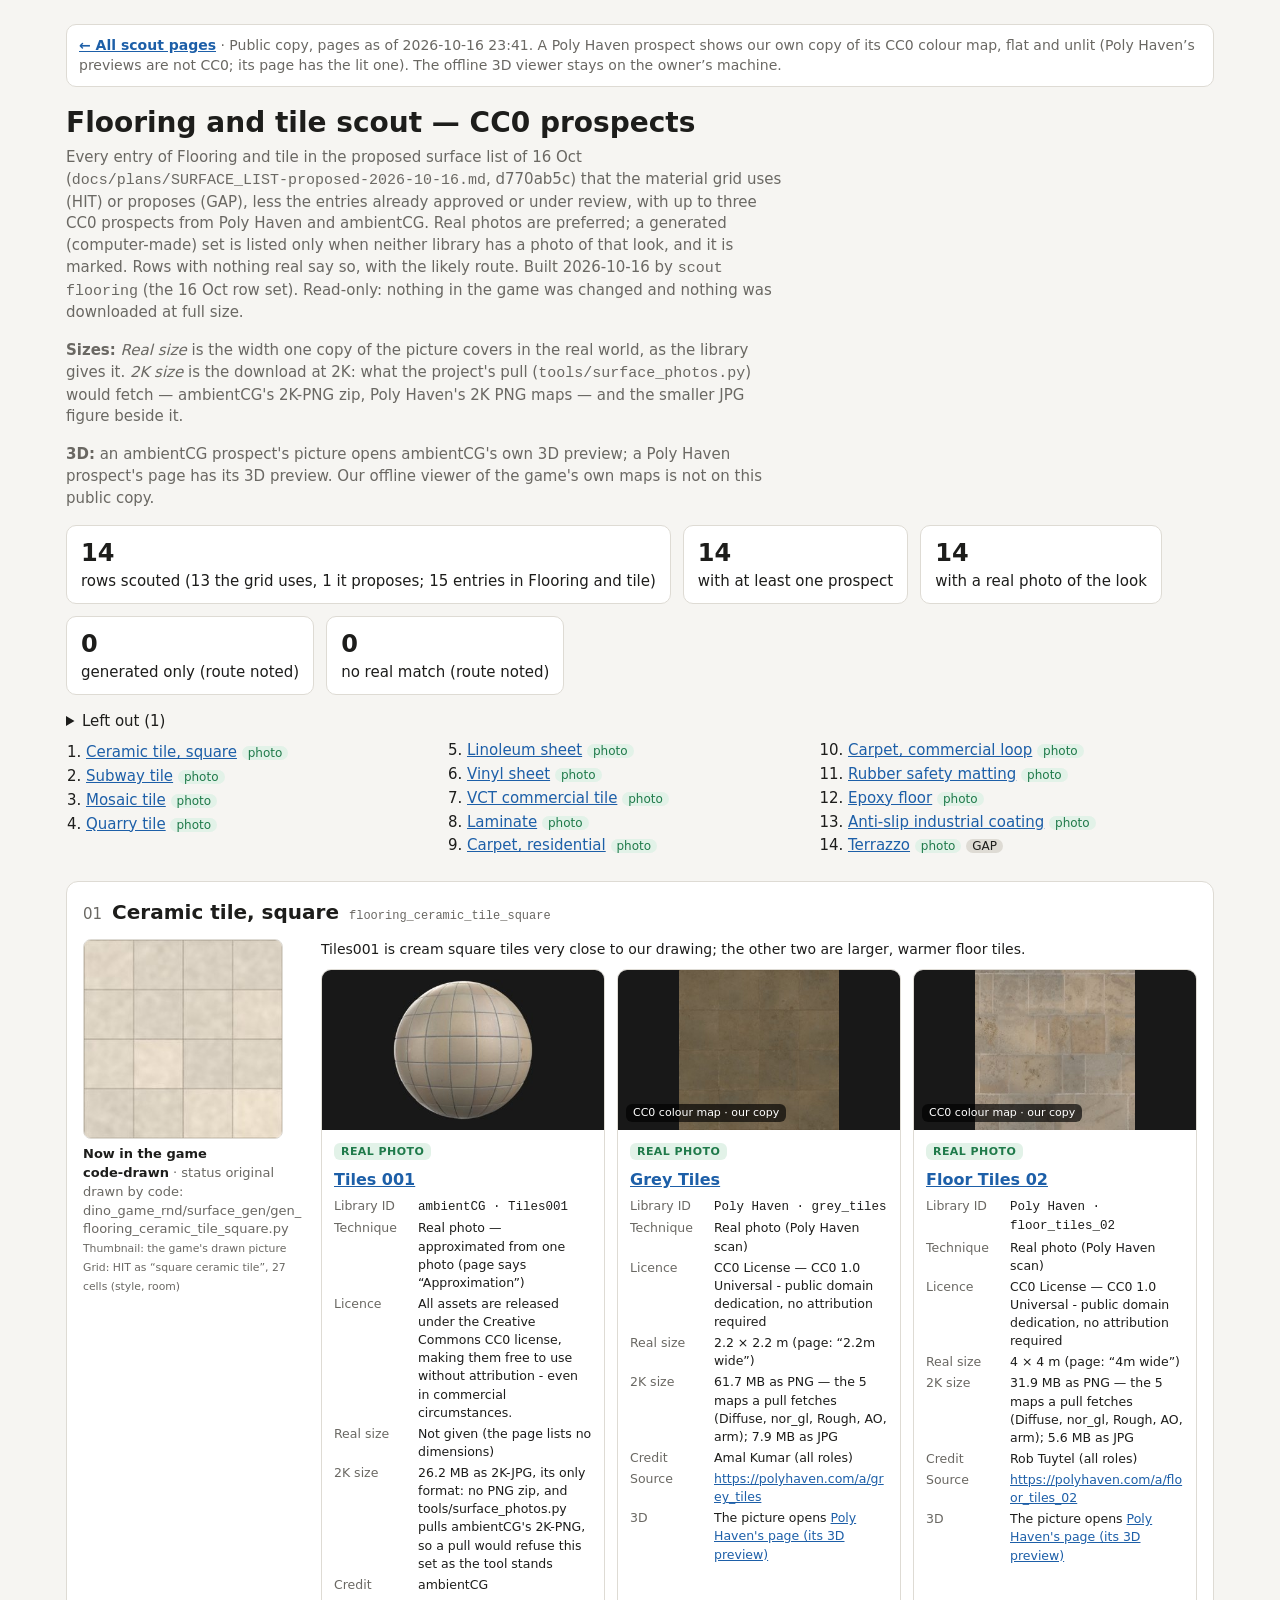
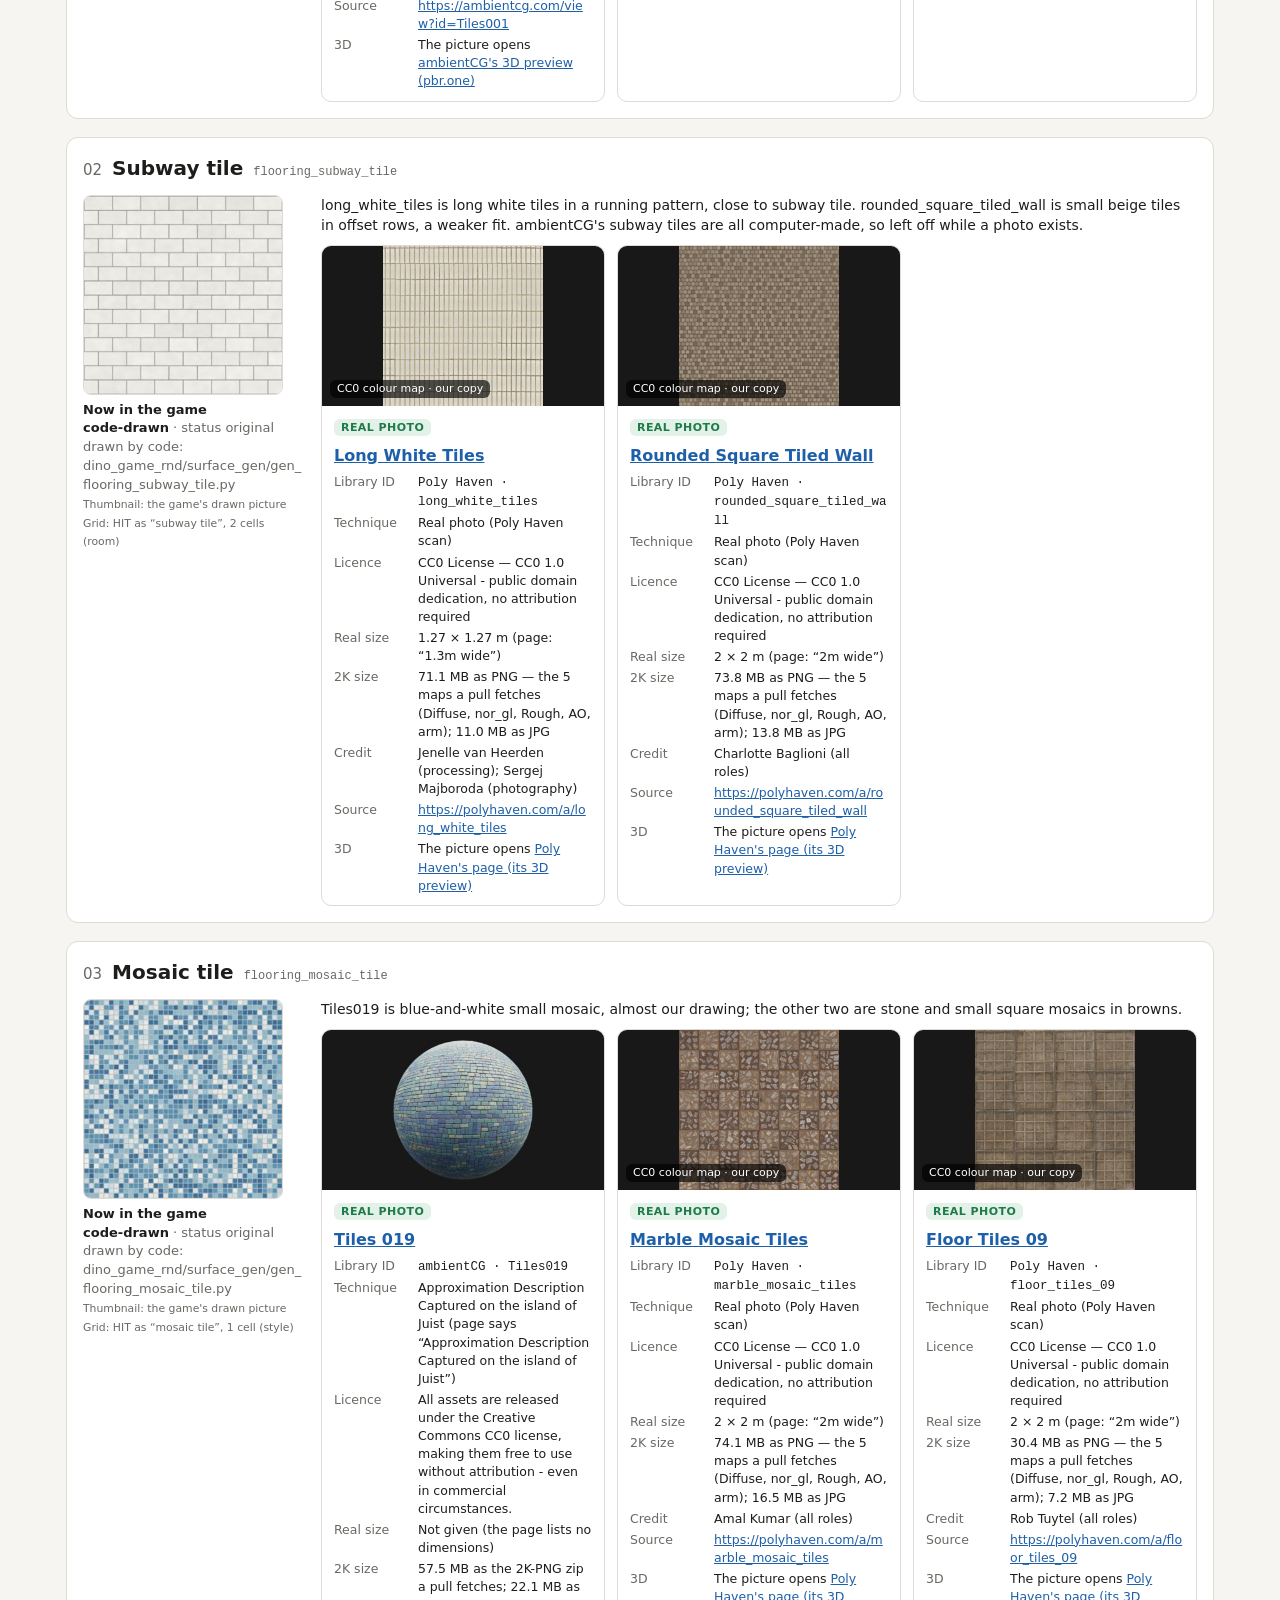
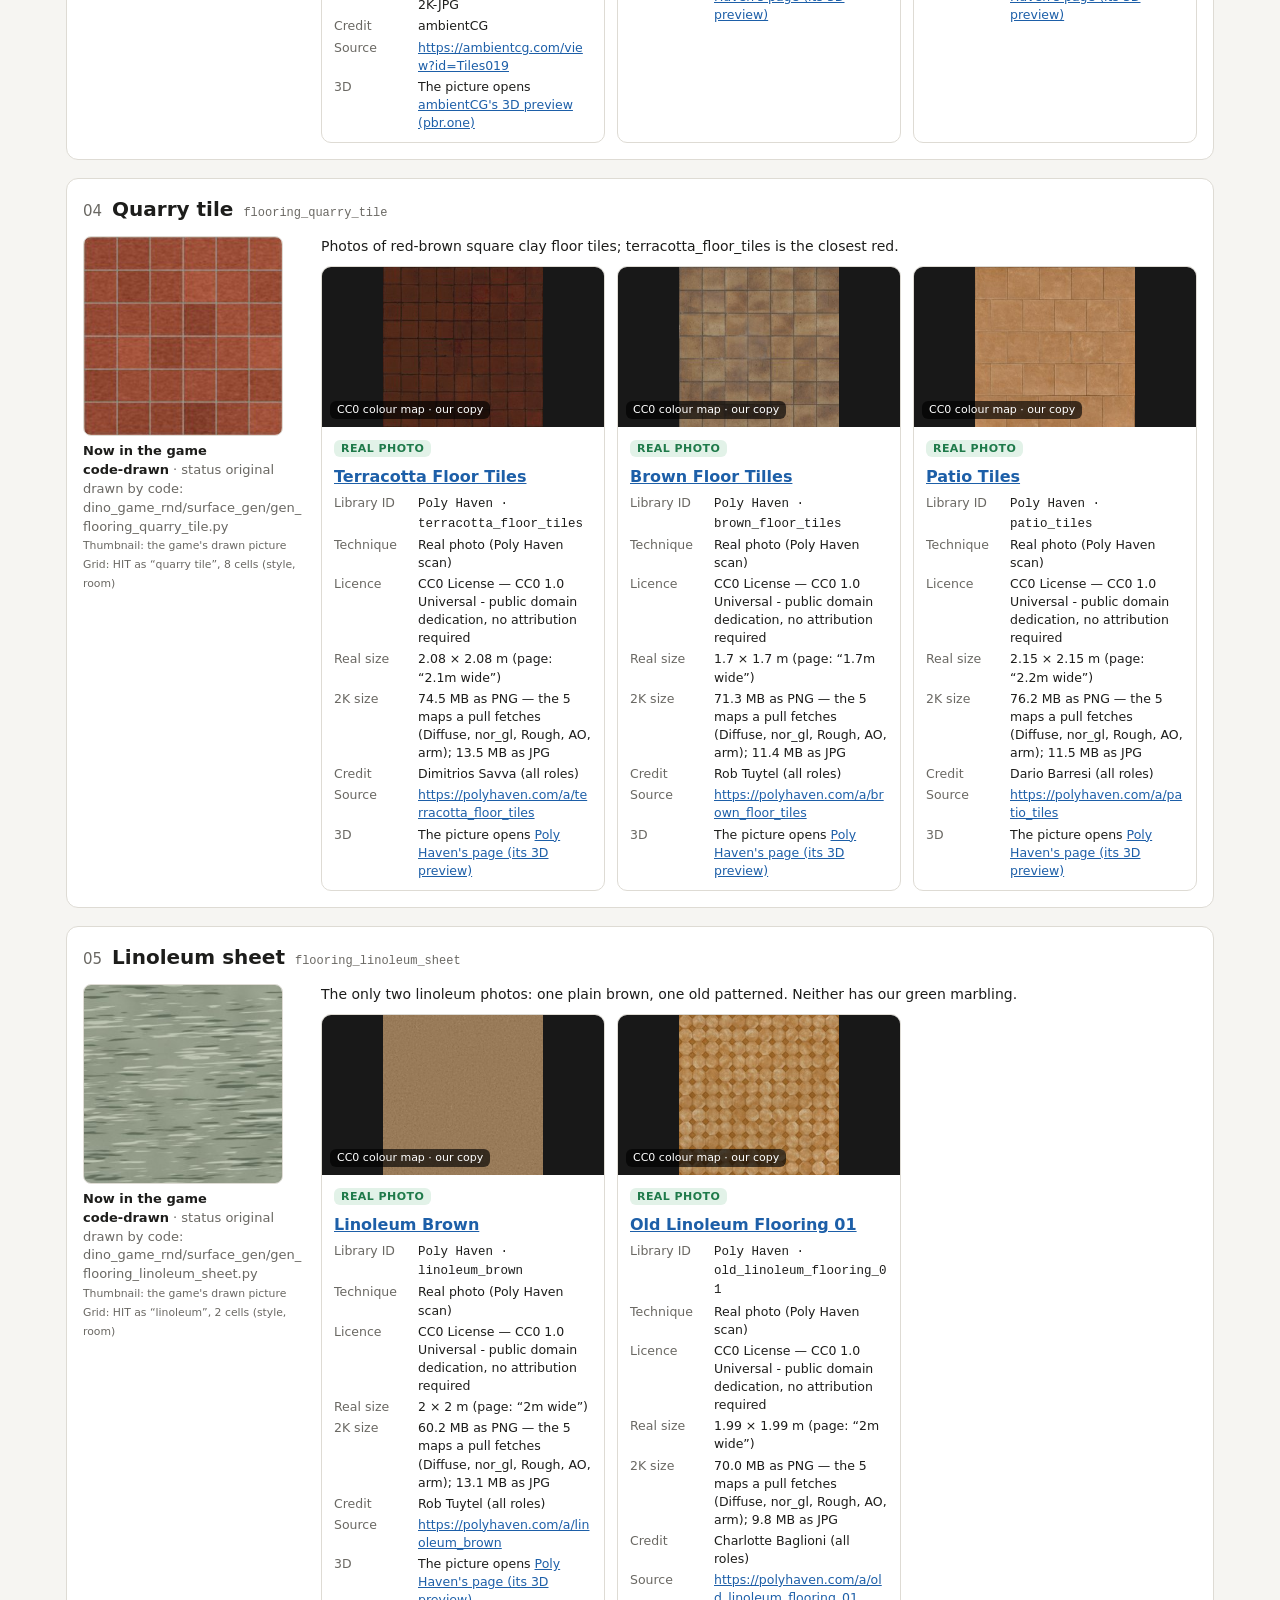
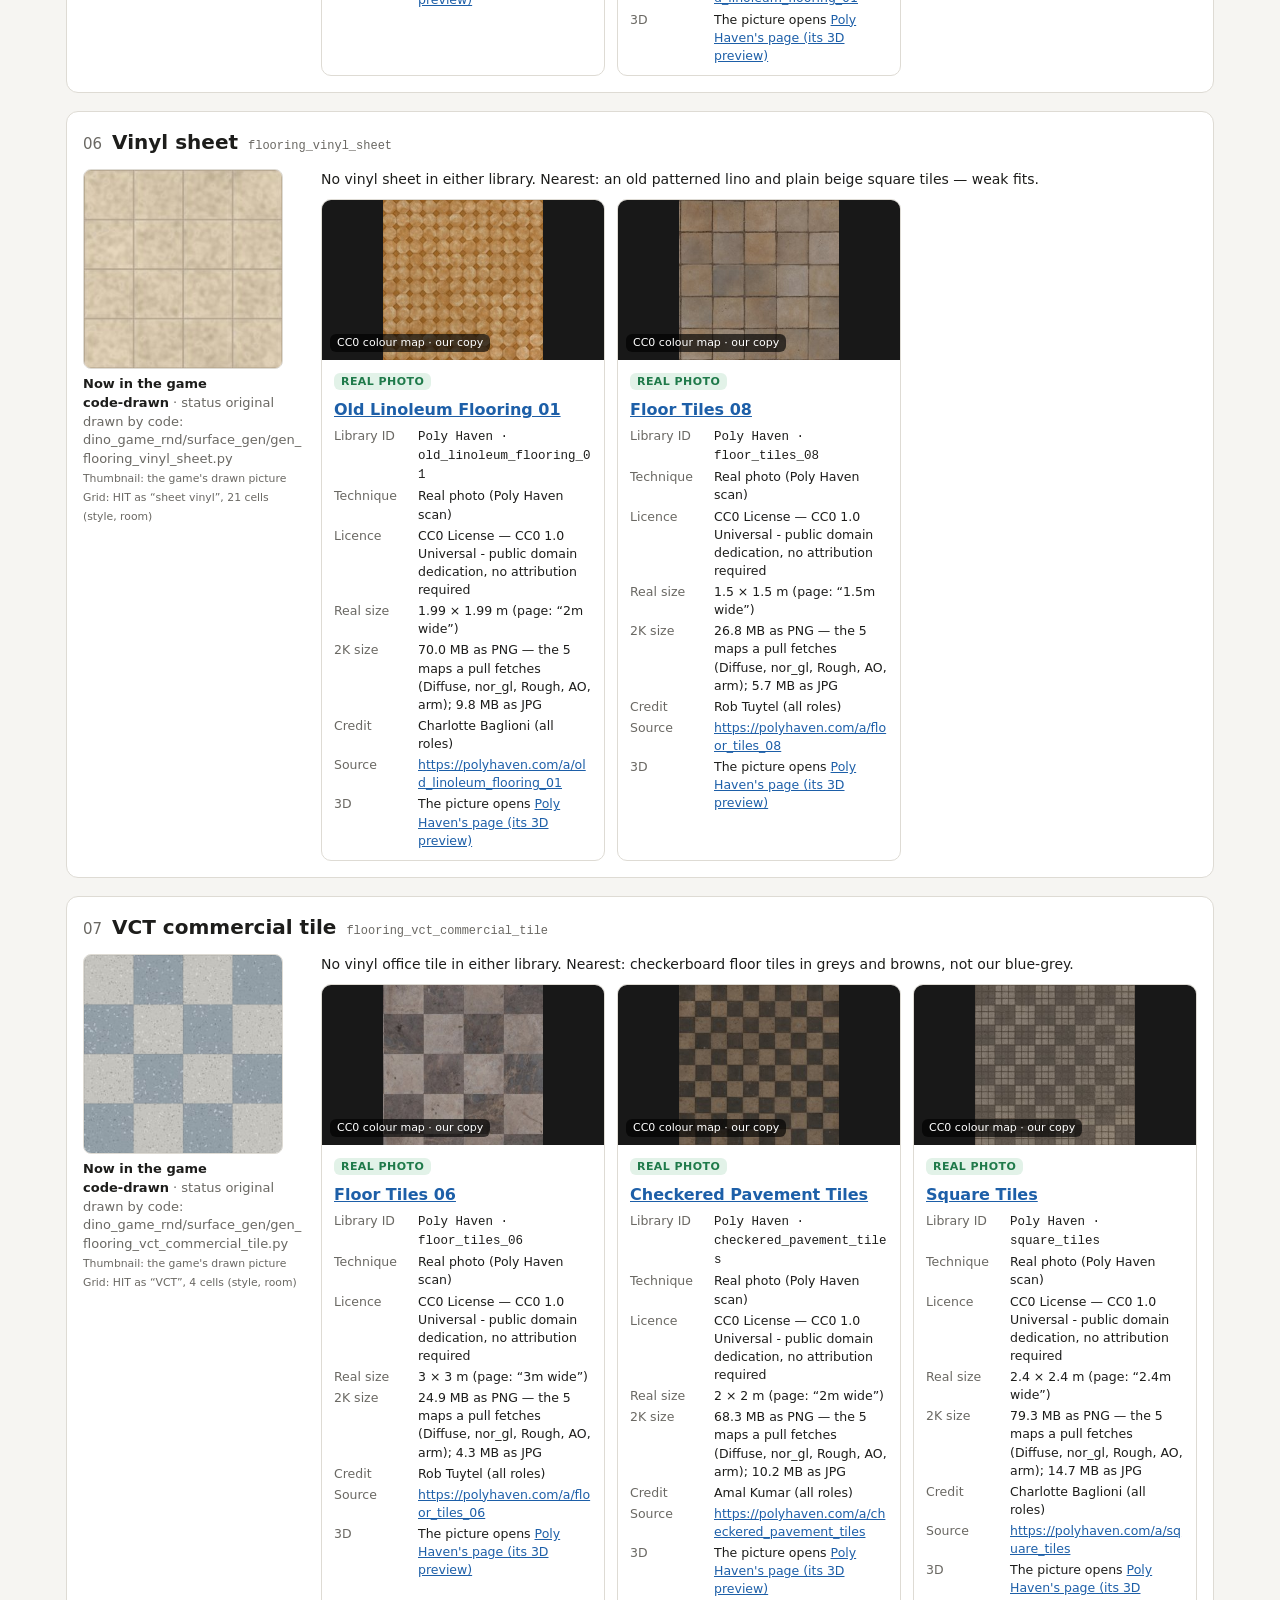
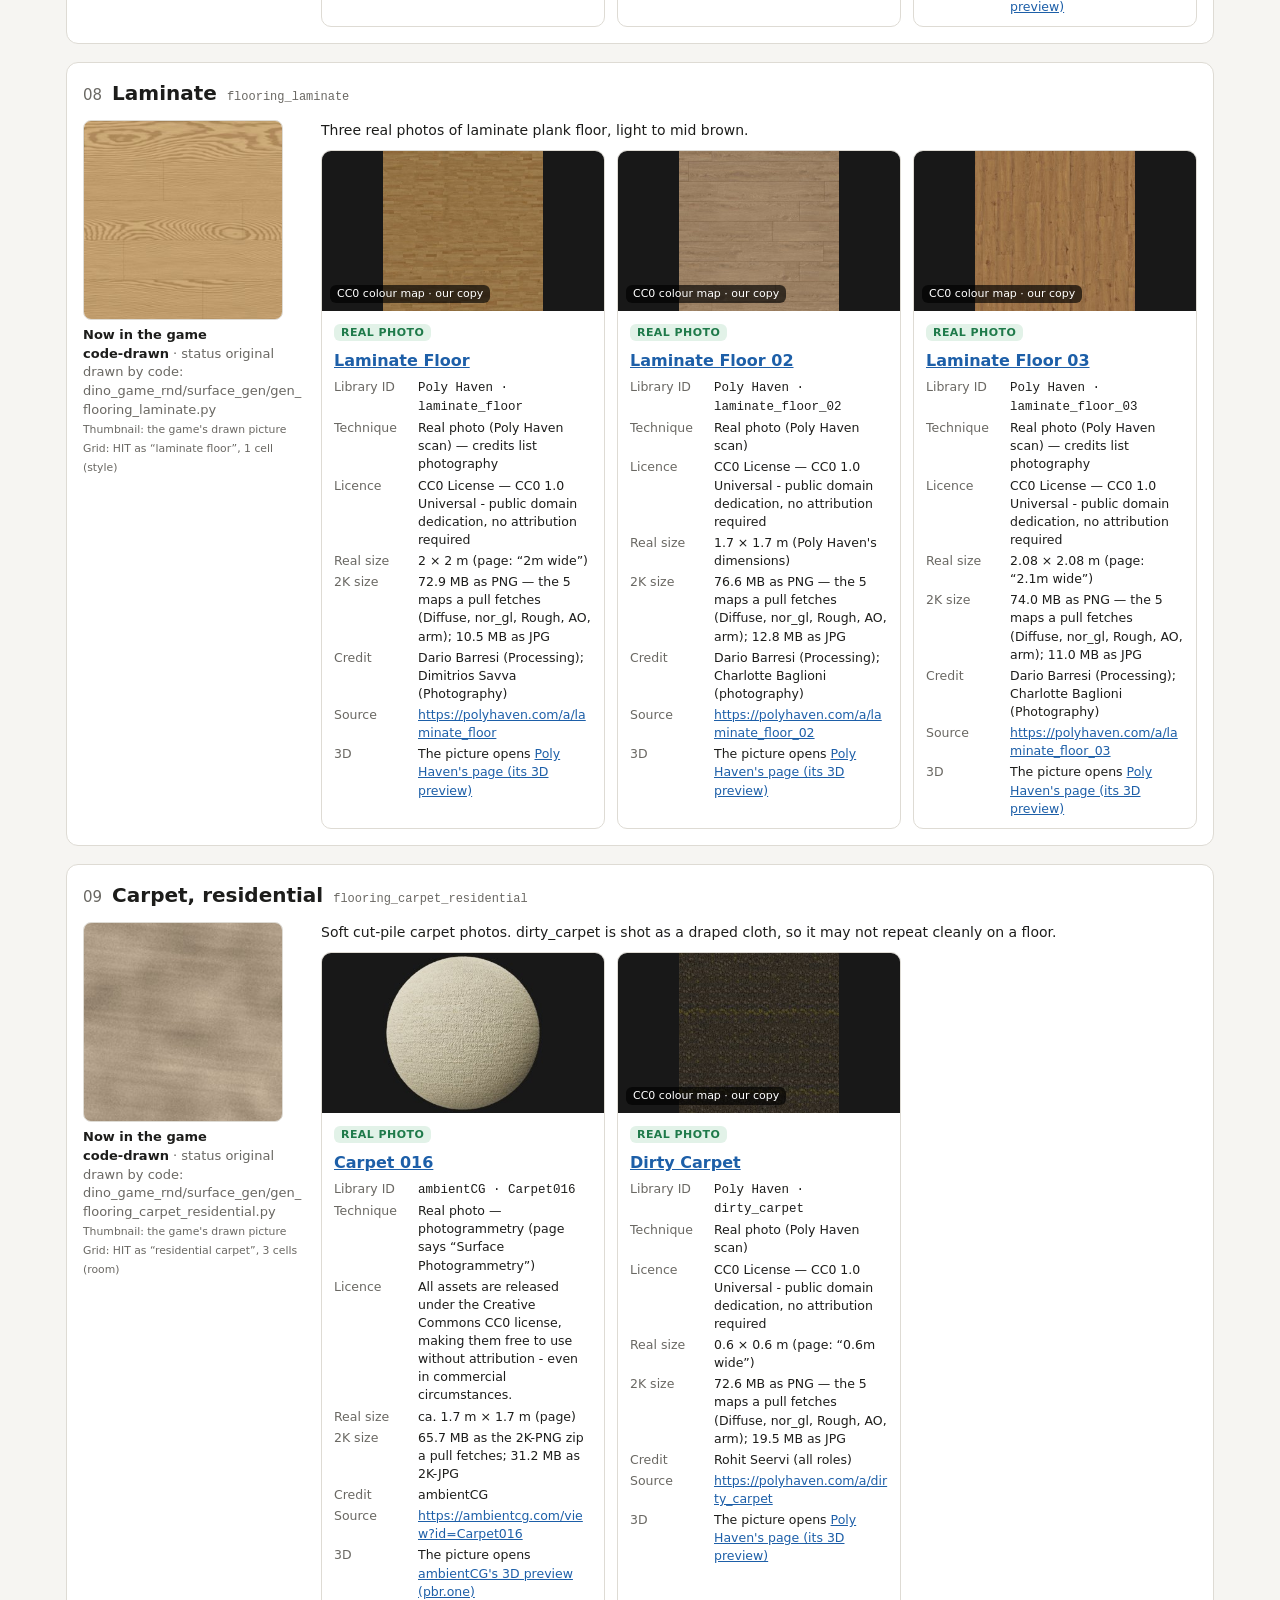
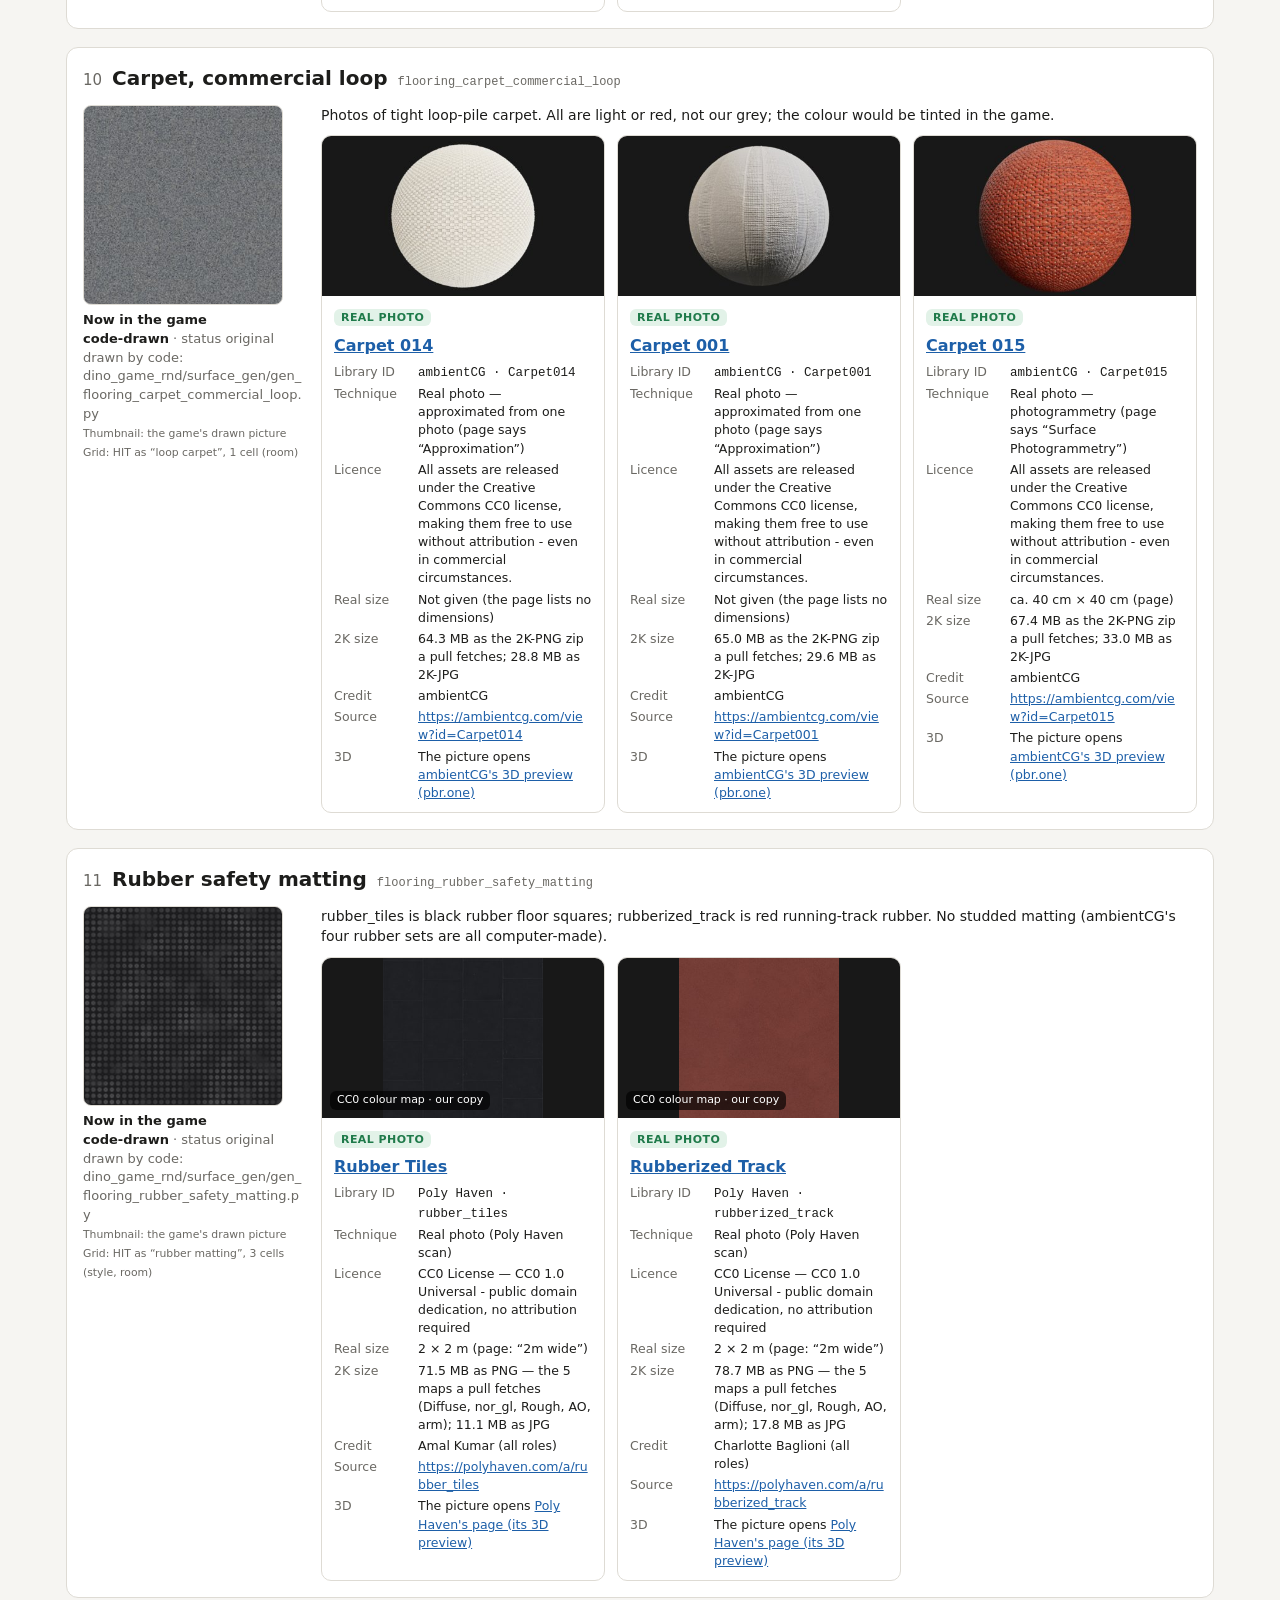
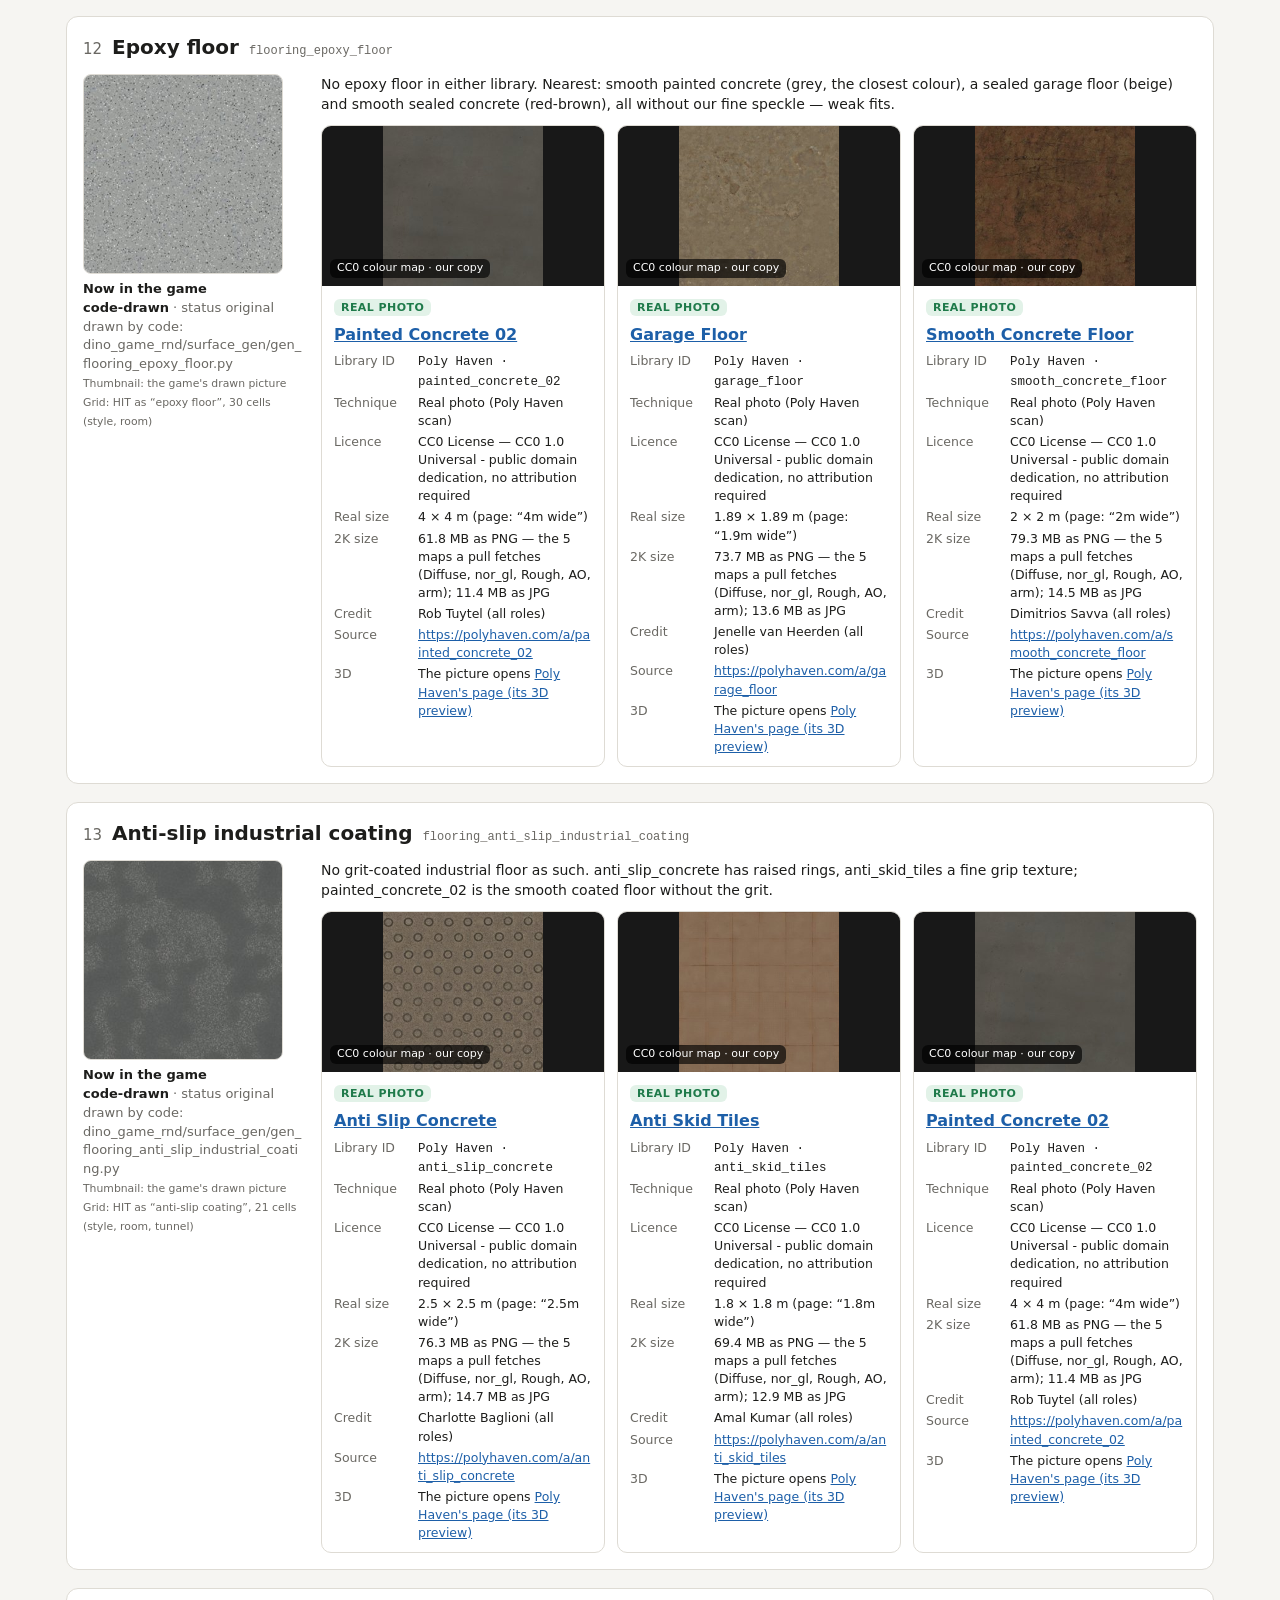
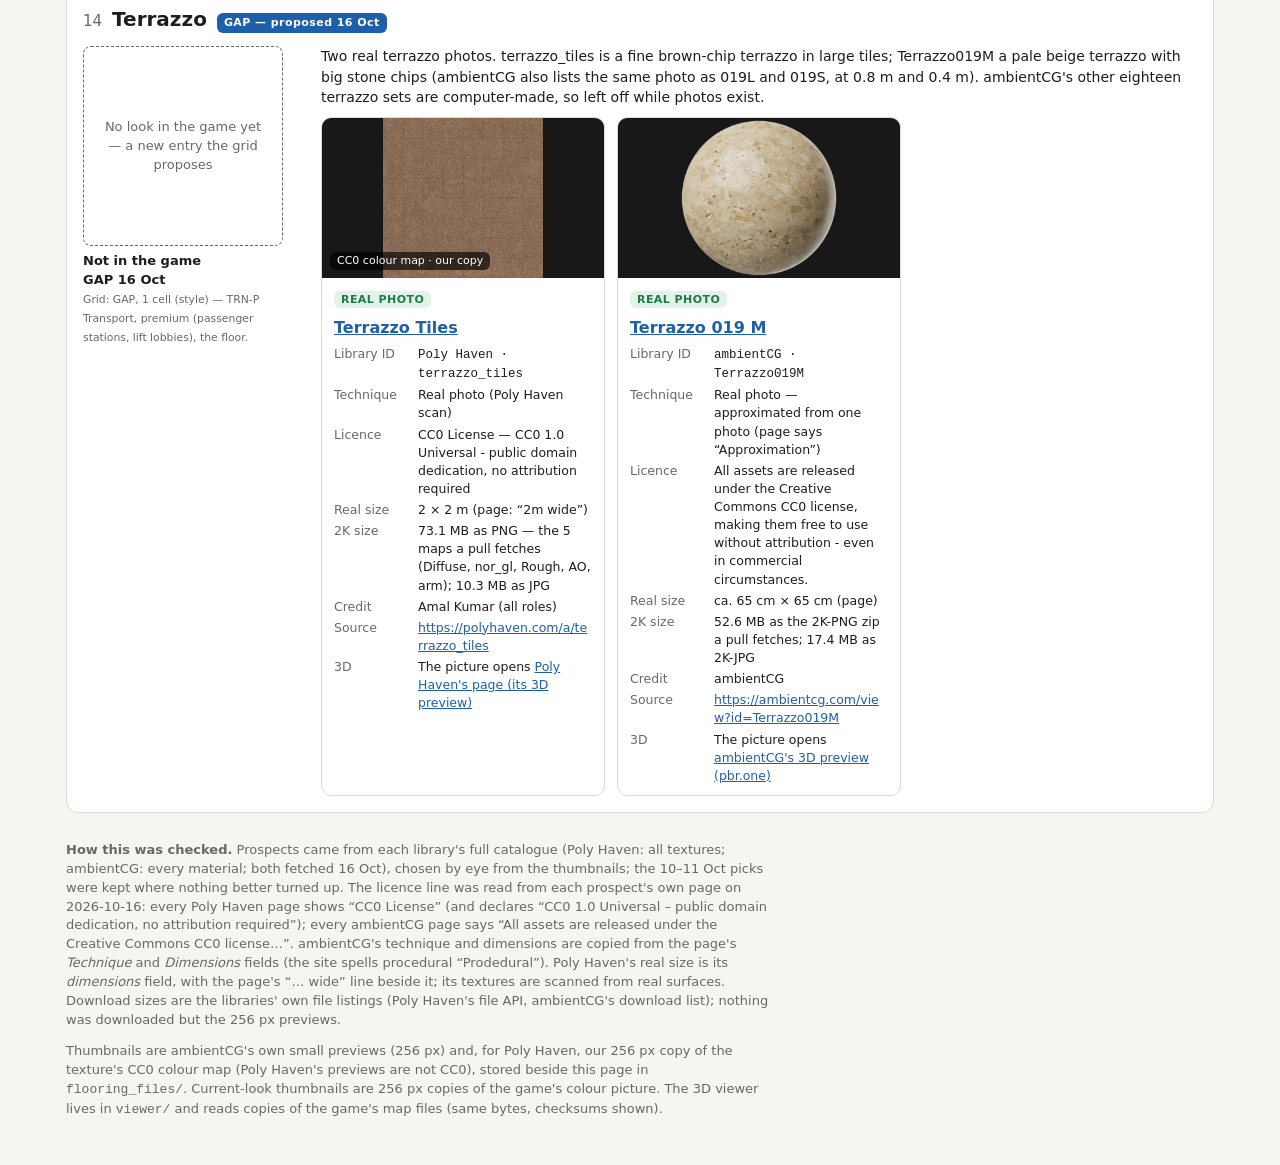
<file: flooring.html>
<!doctype html><html lang="en"><head><meta charset="utf-8"><meta name="viewport" content="width=device-width,initial-scale=1">
<title>Flooring and tile Scout</title><style>:root{--bg:#f6f5f2;--card:#fff;--ink:#1d1d1b;--mute:#6a6863;--line:#dedbd4;--photo:#1f7a4a;--photobg:#e2f2e8;--gen:#8a5a00;--genbg:#fbefd6;--link:#1d5fa8}
@media (prefers-color-scheme:dark){:root:not([data-theme="light"]){--bg:#161615;--card:#211f1d;--ink:#ecebe7;--mute:#a19e97;--line:#3a3834;--photo:#7ed3a0;--photobg:#183526;--gen:#f0c16b;--genbg:#3a2c12;--link:#8ab8f0}}
:root[data-theme="dark"]{--bg:#161615;--card:#211f1d;--ink:#ecebe7;--mute:#a19e97;--line:#3a3834;--photo:#7ed3a0;--photobg:#183526;--gen:#f0c16b;--genbg:#3a2c12;--link:#8ab8f0}
*{box-sizing:border-box}body{margin:0;background:var(--bg);color:var(--ink);font:15px/1.45 system-ui,-apple-system,"Segoe UI",sans-serif}
main{max-width:1180px;margin:0 auto;padding:24px 16px 64px}a{color:var(--link)}
h1{font-size:28px;margin:0 0 4px}.lede{color:var(--mute);margin:0 0 16px;max-width:75ch}
.stats{display:flex;gap:12px;flex-wrap:wrap;margin:16px 0}.stat{background:var(--card);border:1px solid var(--line);border-radius:10px;padding:10px 14px}.stat b{display:block;font-size:24px}
.toc{columns:3 220px;padding-left:20px;margin:8px 0 24px}.toc li{break-inside:avoid;margin:2px 0}.toc span{font-size:12px;padding:0 6px;border-radius:8px}.ok{background:var(--photobg);color:var(--photo)}.gn{background:var(--genbg);color:var(--gen)}
section{background:var(--card);border:1px solid var(--line);border-radius:12px;padding:16px;margin:0 0 18px}
.rh{display:flex;align-items:baseline;gap:10px;flex-wrap:wrap;margin-bottom:12px}.rh h2{margin:0;font-size:20px}.num{color:var(--mute);font-variant-numeric:tabular-nums}.key{color:var(--mute);font-size:12px}
.row{display:grid;grid-template-columns:220px 1fr;gap:18px}@media (max-width:720px){.row{grid-template-columns:1fr}}
.cur{margin:0}.cur img{width:200px;height:200px;object-fit:cover;border-radius:8px;border:1px solid var(--line);display:block}.cur figcaption{overflow-wrap:anywhere;font-size:13px;margin-top:6px;color:var(--mute)}.cur b{color:var(--ink)}.g{font-weight:600;color:var(--ink)}
.note{margin:0 0 10px;font-size:14px}.pgrid{display:grid;grid-template-columns:repeat(auto-fill,minmax(250px,1fr));gap:12px}
.p{border:1px solid var(--line);border-radius:10px;overflow:hidden;display:flex;flex-direction:column}.p.is-gen{border-style:dashed;border-color:var(--gen)}
.p img{width:100%;height:160px;object-fit:contain;background:#181818;display:block}.pb{padding:10px 12px}.pb h4{margin:6px 0 6px;font-size:16px}
.tag{font-size:11px;font-weight:700;letter-spacing:.04em;padding:2px 7px;border-radius:6px}.tag.photo{background:var(--photobg);color:var(--photo)}.tag.gen{background:var(--genbg);color:var(--gen)}
dl{display:grid;grid-template-columns:76px 1fr;gap:3px 8px;margin:0;font-size:12.5px}dt{color:var(--mute)}dd{margin:0;overflow-wrap:anywhere}
.none{color:var(--mute);font-style:italic}footer{color:var(--mute);font-size:13px;margin-top:28px;max-width:85ch}
.cur a{display:block;width:200px}.p>a{display:block}
.tag.pick{background:var(--link);color:var(--card)}.p.is-pick{border:2px solid var(--link)}.pulled-status{margin:0 0 10px;font-size:14px}
details.pulled{margin:28px 0 0;border-top:1px solid var(--line);padding-top:12px}details.pulled>summary{cursor:pointer;font-size:20px;font-weight:600;margin:0 0 12px;padding:6px 0}

.tag.gap{background:var(--link);color:var(--card)}.nr{background:var(--line);color:var(--ink)}
.ph-gap{width:200px;height:200px;border-radius:8px;border:1px dashed var(--mute);display:flex;align-items:center;justify-content:center;text-align:center;padding:14px;color:var(--mute);font-size:13px}
.route{margin:0 0 10px;font-size:14px;padding:8px 10px;border-left:3px solid var(--gen);background:var(--genbg);border-radius:4px}
.fit{font-size:12.5px;margin:0 0 6px;color:var(--ink)}
</style><meta name="robots" content="noindex"><style>
.pub-bar{margin:0 0 16px;padding:10px 12px;border:1px solid var(--line);border-radius:10px;background:var(--card);font-size:14px;color:var(--mute)}
.pub-bar a{font-weight:600}
.pub-out{display:flex;align-items:center;justify-content:center;text-align:center;height:160px;padding:12px;background:var(--bg);color:var(--mute);font-size:13px;border-bottom:1px solid var(--line)}
.cur .pub-out{width:200px;height:200px;border:1px dashed var(--mute);border-radius:8px}
.phmap{position:relative;display:block}.phmap small{position:absolute;left:8px;bottom:8px;font-size:11px;line-height:1.3;padding:2px 7px;border-radius:6px;background:rgba(0,0,0,.65);color:#fff}
</style></head><body><main><p class="pub-bar"><a href="./">← All scout pages</a> · Public copy, pages as of 2026-10-16 23:41. A Poly Haven prospect shows our own copy of its CC0 colour map, flat and unlit (Poly Haven’s previews are not CC0; its page has the lit one). The offline 3D viewer stays on the owner’s machine.</p>
<h1>Flooring and tile scout — CC0 prospects</h1>
<p class="lede">Every entry of Flooring and tile in the proposed surface list of 16 Oct (<code>docs/plans/SURFACE_LIST-proposed-2026-10-16.md</code>, d770ab5c) that the material grid uses (HIT) or proposes (GAP), less the entries already approved or under review, with up to three CC0 prospects from Poly Haven and ambientCG. Real photos are preferred; a generated (computer-made) set is listed only when neither library has a photo of that look, and it is marked. Rows with nothing real say so, with the likely route. Built 2026-10-16 by <code>scout flooring</code> (the 16 Oct row set). Read-only: nothing in the game was changed and nothing was downloaded at full size.</p>
<p class="lede"><b>Sizes:</b> <i>Real size</i> is the width one copy of the picture covers in the real world, as the library gives it. <i>2K size</i> is the download at 2K: what the project's pull (<code>tools/surface_photos.py</code>) would fetch — ambientCG's 2K-PNG zip, Poly Haven's 2K PNG maps — and the smaller JPG figure beside it.</p>
<p class="lede"><b>3D:</b> an ambientCG prospect's picture opens ambientCG's own 3D preview; a Poly Haven prospect's page has its 3D preview. Our offline viewer of the game's own maps is not on this public copy.</p>
<div class="stats"><div class="stat"><b>14</b>rows scouted (13 the grid uses, 1 it proposes; 15 entries in Flooring and tile)</div><div class="stat"><b>14</b>with at least one prospect</div><div class="stat"><b>14</b>with a real photo of the look</div><div class="stat"><b>0</b>generated only (route noted)</div><div class="stat"><b>0</b>no real match (route noted)</div></div>
<details><summary>Left out (1)</summary><ul><li>Hex tile — [UNUSED?] in the list (no grid cell uses it)</li></ul></details>
<ol class="toc"><li><a href="#flooring_ceramic_tile_square">Ceramic tile, square</a> <span class="ok">photo</span></li><li><a href="#flooring_subway_tile">Subway tile</a> <span class="ok">photo</span></li><li><a href="#flooring_mosaic_tile">Mosaic tile</a> <span class="ok">photo</span></li><li><a href="#flooring_quarry_tile">Quarry tile</a> <span class="ok">photo</span></li><li><a href="#flooring_linoleum_sheet">Linoleum sheet</a> <span class="ok">photo</span></li><li><a href="#flooring_vinyl_sheet">Vinyl sheet</a> <span class="ok">photo</span></li><li><a href="#flooring_vct_commercial_tile">VCT commercial tile</a> <span class="ok">photo</span></li><li><a href="#flooring_laminate">Laminate</a> <span class="ok">photo</span></li><li><a href="#flooring_carpet_residential">Carpet, residential</a> <span class="ok">photo</span></li><li><a href="#flooring_carpet_commercial_loop">Carpet, commercial loop</a> <span class="ok">photo</span></li><li><a href="#flooring_rubber_safety_matting">Rubber safety matting</a> <span class="ok">photo</span></li><li><a href="#flooring_epoxy_floor">Epoxy floor</a> <span class="ok">photo</span></li><li><a href="#flooring_anti_slip_industrial_coating">Anti-slip industrial coating</a> <span class="ok">photo</span></li><li><a href="#gap_terrazzo">Terrazzo</a> <span class="ok">photo</span> <span class="nr">GAP</span></li></ol>
<section id="flooring_ceramic_tile_square">
<header class="rh"><span class="num">01</span><h2>Ceramic tile, square</h2><code class="key">flooring_ceramic_tile_square</code></header>
<div class="row"><figure class="cur"><img src="flooring_files/current_flooring_ceramic_tile_square.jpg" alt="current look of Ceramic tile, square" width="200" height="200">
<figcaption><b>Now in the game</b><br><span class="g">code-drawn</span> · status original<br>drawn by code: dino_game_rnd/surface_gen/gen_flooring_ceramic_tile_square.py<br><small>Thumbnail: the game&#x27;s drawn picture</small><br><small>Grid: HIT as “square ceramic tile”, 27 cells (style, room)</small></figcaption></figure>
<div class="ps"><p class="note">Tiles001 is cream square tiles very close to our drawing; the other two are larger, warmer floor tiles.</p><div class="pgrid"><article class="p">
<a href="https://releases.pbr.one/main/material-shading.html#normal_type=directx&amp;color_url=https://f003.backblazeb2.com/file/ambientCG-Web/media/surface-preview/Tiles001/Tiles001_SQ_Color.jpg?70713&amp;displacement_url=https://f003.backblazeb2.com/file/ambientCG-Web/media/surface-preview/Tiles001/Tiles001_SQ_Displacement.jpg?28961&amp;normal_url=https://f003.backblazeb2.com/file/ambientCG-Web/media/surface-preview/Tiles001/Tiles001_SQ_NormalDX.jpg?23499&amp;roughness_url=https://f003.backblazeb2.com/file/ambientCG-Web/media/surface-preview/Tiles001/Tiles001_SQ_Roughness.jpg?62067" target="_blank" rel="noopener" title="Open in 3D: ambientCG&#x27;s 3D preview (pbr.one)"><img src="flooring_files/acg_Tiles001.jpg" alt="Tiles 001" width="160" height="160"></a>
<div class="pb"><span class="tag photo">REAL PHOTO</span>
<h4><a href="https://ambientcg.com/view?id=Tiles001" target="_blank" rel="noopener">Tiles 001</a></h4>
<dl><dt>Library ID</dt><dd><code>ambientCG · Tiles001</code></dd>
<dt>Technique</dt><dd>Real photo — approximated from one photo (page says “Approximation”)</dd>
<dt>Licence</dt><dd>All assets are released under the Creative Commons CC0 license, making them free to use without attribution - even in commercial circumstances.</dd>
<dt>Real size</dt><dd>Not given (the page lists no dimensions)</dd>
<dt>2K size</dt><dd>26.2 MB as 2K-JPG, its only format: no PNG zip, and tools/surface_photos.py pulls ambientCG&#x27;s 2K-PNG, so a pull would refuse this set as the tool stands</dd>
<dt>Credit</dt><dd>ambientCG</dd>
<dt>Source</dt><dd><a href="https://ambientcg.com/view?id=Tiles001" target="_blank" rel="noopener">https://ambientcg.com/view?id=Tiles001</a></dd>
<dt>3D</dt><dd>The picture opens <a href="https://releases.pbr.one/main/material-shading.html#normal_type=directx&amp;color_url=https://f003.backblazeb2.com/file/ambientCG-Web/media/surface-preview/Tiles001/Tiles001_SQ_Color.jpg?70713&amp;displacement_url=https://f003.backblazeb2.com/file/ambientCG-Web/media/surface-preview/Tiles001/Tiles001_SQ_Displacement.jpg?28961&amp;normal_url=https://f003.backblazeb2.com/file/ambientCG-Web/media/surface-preview/Tiles001/Tiles001_SQ_NormalDX.jpg?23499&amp;roughness_url=https://f003.backblazeb2.com/file/ambientCG-Web/media/surface-preview/Tiles001/Tiles001_SQ_Roughness.jpg?62067" target="_blank" rel="noopener">ambientCG&#x27;s 3D preview (pbr.one)</a></dd></dl></div></article><article class="p">
<a href="https://polyhaven.com/a/grey_tiles" target="_blank" rel="noopener" title="Open in 3D: Poly Haven&#x27;s page (its 3D preview)"><span class="phmap"><img src="flooring_files/phmap_grey_tiles.jpg" alt="Grey Tiles" width="160" height="160"><small>CC0 colour map · our copy</small></span></a>
<div class="pb"><span class="tag photo">REAL PHOTO</span>
<h4><a href="https://polyhaven.com/a/grey_tiles" target="_blank" rel="noopener">Grey Tiles</a></h4>
<dl><dt>Library ID</dt><dd><code>Poly Haven · grey_tiles</code></dd>
<dt>Technique</dt><dd>Real photo (Poly Haven scan)</dd>
<dt>Licence</dt><dd>CC0 License — CC0 1.0 Universal - public domain dedication, no attribution required</dd>
<dt>Real size</dt><dd>2.2 × 2.2 m (page: “2.2m wide”)</dd>
<dt>2K size</dt><dd>61.7 MB as PNG — the 5 maps a pull fetches (Diffuse, nor_gl, Rough, AO, arm); 7.9 MB as JPG</dd>
<dt>Credit</dt><dd>Amal Kumar (all roles)</dd>
<dt>Source</dt><dd><a href="https://polyhaven.com/a/grey_tiles" target="_blank" rel="noopener">https://polyhaven.com/a/grey_tiles</a></dd>
<dt>3D</dt><dd>The picture opens <a href="https://polyhaven.com/a/grey_tiles" target="_blank" rel="noopener">Poly Haven&#x27;s page (its 3D preview)</a></dd></dl></div></article><article class="p">
<a href="https://polyhaven.com/a/floor_tiles_02" target="_blank" rel="noopener" title="Open in 3D: Poly Haven&#x27;s page (its 3D preview)"><span class="phmap"><img src="flooring_files/phmap_floor_tiles_02.jpg" alt="Floor Tiles 02" width="160" height="160"><small>CC0 colour map · our copy</small></span></a>
<div class="pb"><span class="tag photo">REAL PHOTO</span>
<h4><a href="https://polyhaven.com/a/floor_tiles_02" target="_blank" rel="noopener">Floor Tiles 02</a></h4>
<dl><dt>Library ID</dt><dd><code>Poly Haven · floor_tiles_02</code></dd>
<dt>Technique</dt><dd>Real photo (Poly Haven scan)</dd>
<dt>Licence</dt><dd>CC0 License — CC0 1.0 Universal - public domain dedication, no attribution required</dd>
<dt>Real size</dt><dd>4 × 4 m (page: “4m wide”)</dd>
<dt>2K size</dt><dd>31.9 MB as PNG — the 5 maps a pull fetches (Diffuse, nor_gl, Rough, AO, arm); 5.6 MB as JPG</dd>
<dt>Credit</dt><dd>Rob Tuytel (all roles)</dd>
<dt>Source</dt><dd><a href="https://polyhaven.com/a/floor_tiles_02" target="_blank" rel="noopener">https://polyhaven.com/a/floor_tiles_02</a></dd>
<dt>3D</dt><dd>The picture opens <a href="https://polyhaven.com/a/floor_tiles_02" target="_blank" rel="noopener">Poly Haven&#x27;s page (its 3D preview)</a></dd></dl></div></article></div></div></div></section><section id="flooring_subway_tile">
<header class="rh"><span class="num">02</span><h2>Subway tile</h2><code class="key">flooring_subway_tile</code></header>
<div class="row"><figure class="cur"><img src="flooring_files/current_flooring_subway_tile.jpg" alt="current look of Subway tile" width="200" height="200">
<figcaption><b>Now in the game</b><br><span class="g">code-drawn</span> · status original<br>drawn by code: dino_game_rnd/surface_gen/gen_flooring_subway_tile.py<br><small>Thumbnail: the game&#x27;s drawn picture</small><br><small>Grid: HIT as “subway tile”, 2 cells (room)</small></figcaption></figure>
<div class="ps"><p class="note">long_white_tiles is long white tiles in a running pattern, close to subway tile. rounded_square_tiled_wall is small beige tiles in offset rows, a weaker fit. ambientCG&#x27;s subway tiles are all computer-made, so left off while a photo exists.</p><div class="pgrid"><article class="p">
<a href="https://polyhaven.com/a/long_white_tiles" target="_blank" rel="noopener" title="Open in 3D: Poly Haven&#x27;s page (its 3D preview)"><span class="phmap"><img src="flooring_files/phmap_long_white_tiles.jpg" alt="Long White Tiles" width="160" height="160"><small>CC0 colour map · our copy</small></span></a>
<div class="pb"><span class="tag photo">REAL PHOTO</span>
<h4><a href="https://polyhaven.com/a/long_white_tiles" target="_blank" rel="noopener">Long White Tiles</a></h4>
<dl><dt>Library ID</dt><dd><code>Poly Haven · long_white_tiles</code></dd>
<dt>Technique</dt><dd>Real photo (Poly Haven scan)</dd>
<dt>Licence</dt><dd>CC0 License — CC0 1.0 Universal - public domain dedication, no attribution required</dd>
<dt>Real size</dt><dd>1.27 × 1.27 m (page: “1.3m wide”)</dd>
<dt>2K size</dt><dd>71.1 MB as PNG — the 5 maps a pull fetches (Diffuse, nor_gl, Rough, AO, arm); 11.0 MB as JPG</dd>
<dt>Credit</dt><dd>Jenelle van Heerden (processing); Sergej Majboroda (photography)</dd>
<dt>Source</dt><dd><a href="https://polyhaven.com/a/long_white_tiles" target="_blank" rel="noopener">https://polyhaven.com/a/long_white_tiles</a></dd>
<dt>3D</dt><dd>The picture opens <a href="https://polyhaven.com/a/long_white_tiles" target="_blank" rel="noopener">Poly Haven&#x27;s page (its 3D preview)</a></dd></dl></div></article><article class="p">
<a href="https://polyhaven.com/a/rounded_square_tiled_wall" target="_blank" rel="noopener" title="Open in 3D: Poly Haven&#x27;s page (its 3D preview)"><span class="phmap"><img src="flooring_files/phmap_rounded_square_tiled_wall.jpg" alt="Rounded Square Tiled Wall" width="160" height="160"><small>CC0 colour map · our copy</small></span></a>
<div class="pb"><span class="tag photo">REAL PHOTO</span>
<h4><a href="https://polyhaven.com/a/rounded_square_tiled_wall" target="_blank" rel="noopener">Rounded Square Tiled Wall</a></h4>
<dl><dt>Library ID</dt><dd><code>Poly Haven · rounded_square_tiled_wall</code></dd>
<dt>Technique</dt><dd>Real photo (Poly Haven scan)</dd>
<dt>Licence</dt><dd>CC0 License — CC0 1.0 Universal - public domain dedication, no attribution required</dd>
<dt>Real size</dt><dd>2 × 2 m (page: “2m wide”)</dd>
<dt>2K size</dt><dd>73.8 MB as PNG — the 5 maps a pull fetches (Diffuse, nor_gl, Rough, AO, arm); 13.8 MB as JPG</dd>
<dt>Credit</dt><dd>Charlotte Baglioni (all roles)</dd>
<dt>Source</dt><dd><a href="https://polyhaven.com/a/rounded_square_tiled_wall" target="_blank" rel="noopener">https://polyhaven.com/a/rounded_square_tiled_wall</a></dd>
<dt>3D</dt><dd>The picture opens <a href="https://polyhaven.com/a/rounded_square_tiled_wall" target="_blank" rel="noopener">Poly Haven&#x27;s page (its 3D preview)</a></dd></dl></div></article></div></div></div></section><section id="flooring_mosaic_tile">
<header class="rh"><span class="num">03</span><h2>Mosaic tile</h2><code class="key">flooring_mosaic_tile</code></header>
<div class="row"><figure class="cur"><img src="flooring_files/current_flooring_mosaic_tile.jpg" alt="current look of Mosaic tile" width="200" height="200">
<figcaption><b>Now in the game</b><br><span class="g">code-drawn</span> · status original<br>drawn by code: dino_game_rnd/surface_gen/gen_flooring_mosaic_tile.py<br><small>Thumbnail: the game&#x27;s drawn picture</small><br><small>Grid: HIT as “mosaic tile”, 1 cell (style)</small></figcaption></figure>
<div class="ps"><p class="note">Tiles019 is blue-and-white small mosaic, almost our drawing; the other two are stone and small square mosaics in browns.</p><div class="pgrid"><article class="p">
<a href="https://releases.pbr.one/main/material-shading.html#normal_type=directx&amp;color_url=https://f003.backblazeb2.com/file/ambientCG-Web/media/surface-preview/Tiles019/Tiles019_SQ_Color.jpg?651&amp;displacement_url=https://f003.backblazeb2.com/file/ambientCG-Web/media/surface-preview/Tiles019/Tiles019_SQ_Displacement.jpg?88436&amp;normal_url=https://f003.backblazeb2.com/file/ambientCG-Web/media/surface-preview/Tiles019/Tiles019_SQ_NormalDX.jpg?77081&amp;roughness_url=https://f003.backblazeb2.com/file/ambientCG-Web/media/surface-preview/Tiles019/Tiles019_SQ_Roughness.jpg?40676&amp;ambientocclusion_url=https://f003.backblazeb2.com/file/ambientCG-Web/media/surface-preview/Tiles019/Tiles019_SQ_AmbientOcclusion.jpg?62216" target="_blank" rel="noopener" title="Open in 3D: ambientCG&#x27;s 3D preview (pbr.one)"><img src="flooring_files/acg_Tiles019.jpg" alt="Tiles 019" width="160" height="160"></a>
<div class="pb"><span class="tag photo">REAL PHOTO</span>
<h4><a href="https://ambientcg.com/view?id=Tiles019" target="_blank" rel="noopener">Tiles 019</a></h4>
<dl><dt>Library ID</dt><dd><code>ambientCG · Tiles019</code></dd>
<dt>Technique</dt><dd>Approximation Description Captured on the island of Juist (page says “Approximation Description Captured on the island of Juist”)</dd>
<dt>Licence</dt><dd>All assets are released under the Creative Commons CC0 license, making them free to use without attribution - even in commercial circumstances.</dd>
<dt>Real size</dt><dd>Not given (the page lists no dimensions)</dd>
<dt>2K size</dt><dd>57.5 MB as the 2K-PNG zip a pull fetches; 22.1 MB as 2K-JPG</dd>
<dt>Credit</dt><dd>ambientCG</dd>
<dt>Source</dt><dd><a href="https://ambientcg.com/view?id=Tiles019" target="_blank" rel="noopener">https://ambientcg.com/view?id=Tiles019</a></dd>
<dt>3D</dt><dd>The picture opens <a href="https://releases.pbr.one/main/material-shading.html#normal_type=directx&amp;color_url=https://f003.backblazeb2.com/file/ambientCG-Web/media/surface-preview/Tiles019/Tiles019_SQ_Color.jpg?651&amp;displacement_url=https://f003.backblazeb2.com/file/ambientCG-Web/media/surface-preview/Tiles019/Tiles019_SQ_Displacement.jpg?88436&amp;normal_url=https://f003.backblazeb2.com/file/ambientCG-Web/media/surface-preview/Tiles019/Tiles019_SQ_NormalDX.jpg?77081&amp;roughness_url=https://f003.backblazeb2.com/file/ambientCG-Web/media/surface-preview/Tiles019/Tiles019_SQ_Roughness.jpg?40676&amp;ambientocclusion_url=https://f003.backblazeb2.com/file/ambientCG-Web/media/surface-preview/Tiles019/Tiles019_SQ_AmbientOcclusion.jpg?62216" target="_blank" rel="noopener">ambientCG&#x27;s 3D preview (pbr.one)</a></dd></dl></div></article><article class="p">
<a href="https://polyhaven.com/a/marble_mosaic_tiles" target="_blank" rel="noopener" title="Open in 3D: Poly Haven&#x27;s page (its 3D preview)"><span class="phmap"><img src="flooring_files/phmap_marble_mosaic_tiles.jpg" alt="Marble Mosaic Tiles" width="160" height="160"><small>CC0 colour map · our copy</small></span></a>
<div class="pb"><span class="tag photo">REAL PHOTO</span>
<h4><a href="https://polyhaven.com/a/marble_mosaic_tiles" target="_blank" rel="noopener">Marble Mosaic Tiles</a></h4>
<dl><dt>Library ID</dt><dd><code>Poly Haven · marble_mosaic_tiles</code></dd>
<dt>Technique</dt><dd>Real photo (Poly Haven scan)</dd>
<dt>Licence</dt><dd>CC0 License — CC0 1.0 Universal - public domain dedication, no attribution required</dd>
<dt>Real size</dt><dd>2 × 2 m (page: “2m wide”)</dd>
<dt>2K size</dt><dd>74.1 MB as PNG — the 5 maps a pull fetches (Diffuse, nor_gl, Rough, AO, arm); 16.5 MB as JPG</dd>
<dt>Credit</dt><dd>Amal Kumar (all roles)</dd>
<dt>Source</dt><dd><a href="https://polyhaven.com/a/marble_mosaic_tiles" target="_blank" rel="noopener">https://polyhaven.com/a/marble_mosaic_tiles</a></dd>
<dt>3D</dt><dd>The picture opens <a href="https://polyhaven.com/a/marble_mosaic_tiles" target="_blank" rel="noopener">Poly Haven&#x27;s page (its 3D preview)</a></dd></dl></div></article><article class="p">
<a href="https://polyhaven.com/a/floor_tiles_09" target="_blank" rel="noopener" title="Open in 3D: Poly Haven&#x27;s page (its 3D preview)"><span class="phmap"><img src="flooring_files/phmap_floor_tiles_09.jpg" alt="Floor Tiles 09" width="160" height="160"><small>CC0 colour map · our copy</small></span></a>
<div class="pb"><span class="tag photo">REAL PHOTO</span>
<h4><a href="https://polyhaven.com/a/floor_tiles_09" target="_blank" rel="noopener">Floor Tiles 09</a></h4>
<dl><dt>Library ID</dt><dd><code>Poly Haven · floor_tiles_09</code></dd>
<dt>Technique</dt><dd>Real photo (Poly Haven scan)</dd>
<dt>Licence</dt><dd>CC0 License — CC0 1.0 Universal - public domain dedication, no attribution required</dd>
<dt>Real size</dt><dd>2 × 2 m (page: “2m wide”)</dd>
<dt>2K size</dt><dd>30.4 MB as PNG — the 5 maps a pull fetches (Diffuse, nor_gl, Rough, AO, arm); 7.2 MB as JPG</dd>
<dt>Credit</dt><dd>Rob Tuytel (all roles)</dd>
<dt>Source</dt><dd><a href="https://polyhaven.com/a/floor_tiles_09" target="_blank" rel="noopener">https://polyhaven.com/a/floor_tiles_09</a></dd>
<dt>3D</dt><dd>The picture opens <a href="https://polyhaven.com/a/floor_tiles_09" target="_blank" rel="noopener">Poly Haven&#x27;s page (its 3D preview)</a></dd></dl></div></article></div></div></div></section><section id="flooring_quarry_tile">
<header class="rh"><span class="num">04</span><h2>Quarry tile</h2><code class="key">flooring_quarry_tile</code></header>
<div class="row"><figure class="cur"><img src="flooring_files/current_flooring_quarry_tile.jpg" alt="current look of Quarry tile" width="200" height="200">
<figcaption><b>Now in the game</b><br><span class="g">code-drawn</span> · status original<br>drawn by code: dino_game_rnd/surface_gen/gen_flooring_quarry_tile.py<br><small>Thumbnail: the game&#x27;s drawn picture</small><br><small>Grid: HIT as “quarry tile”, 8 cells (style, room)</small></figcaption></figure>
<div class="ps"><p class="note">Photos of red-brown square clay floor tiles; terracotta_floor_tiles is the closest red.</p><div class="pgrid"><article class="p">
<a href="https://polyhaven.com/a/terracotta_floor_tiles" target="_blank" rel="noopener" title="Open in 3D: Poly Haven&#x27;s page (its 3D preview)"><span class="phmap"><img src="flooring_files/phmap_terracotta_floor_tiles.jpg" alt="Terracotta Floor Tiles" width="160" height="160"><small>CC0 colour map · our copy</small></span></a>
<div class="pb"><span class="tag photo">REAL PHOTO</span>
<h4><a href="https://polyhaven.com/a/terracotta_floor_tiles" target="_blank" rel="noopener">Terracotta Floor Tiles</a></h4>
<dl><dt>Library ID</dt><dd><code>Poly Haven · terracotta_floor_tiles</code></dd>
<dt>Technique</dt><dd>Real photo (Poly Haven scan)</dd>
<dt>Licence</dt><dd>CC0 License — CC0 1.0 Universal - public domain dedication, no attribution required</dd>
<dt>Real size</dt><dd>2.08 × 2.08 m (page: “2.1m wide”)</dd>
<dt>2K size</dt><dd>74.5 MB as PNG — the 5 maps a pull fetches (Diffuse, nor_gl, Rough, AO, arm); 13.5 MB as JPG</dd>
<dt>Credit</dt><dd>Dimitrios Savva (all roles)</dd>
<dt>Source</dt><dd><a href="https://polyhaven.com/a/terracotta_floor_tiles" target="_blank" rel="noopener">https://polyhaven.com/a/terracotta_floor_tiles</a></dd>
<dt>3D</dt><dd>The picture opens <a href="https://polyhaven.com/a/terracotta_floor_tiles" target="_blank" rel="noopener">Poly Haven&#x27;s page (its 3D preview)</a></dd></dl></div></article><article class="p">
<a href="https://polyhaven.com/a/brown_floor_tiles" target="_blank" rel="noopener" title="Open in 3D: Poly Haven&#x27;s page (its 3D preview)"><span class="phmap"><img src="flooring_files/phmap_brown_floor_tiles.jpg" alt="Brown Floor Tilles" width="160" height="160"><small>CC0 colour map · our copy</small></span></a>
<div class="pb"><span class="tag photo">REAL PHOTO</span>
<h4><a href="https://polyhaven.com/a/brown_floor_tiles" target="_blank" rel="noopener">Brown Floor Tilles</a></h4>
<dl><dt>Library ID</dt><dd><code>Poly Haven · brown_floor_tiles</code></dd>
<dt>Technique</dt><dd>Real photo (Poly Haven scan)</dd>
<dt>Licence</dt><dd>CC0 License — CC0 1.0 Universal - public domain dedication, no attribution required</dd>
<dt>Real size</dt><dd>1.7 × 1.7 m (page: “1.7m wide”)</dd>
<dt>2K size</dt><dd>71.3 MB as PNG — the 5 maps a pull fetches (Diffuse, nor_gl, Rough, AO, arm); 11.4 MB as JPG</dd>
<dt>Credit</dt><dd>Rob Tuytel (all roles)</dd>
<dt>Source</dt><dd><a href="https://polyhaven.com/a/brown_floor_tiles" target="_blank" rel="noopener">https://polyhaven.com/a/brown_floor_tiles</a></dd>
<dt>3D</dt><dd>The picture opens <a href="https://polyhaven.com/a/brown_floor_tiles" target="_blank" rel="noopener">Poly Haven&#x27;s page (its 3D preview)</a></dd></dl></div></article><article class="p">
<a href="https://polyhaven.com/a/patio_tiles" target="_blank" rel="noopener" title="Open in 3D: Poly Haven&#x27;s page (its 3D preview)"><span class="phmap"><img src="flooring_files/phmap_patio_tiles.jpg" alt="Patio Tiles" width="160" height="160"><small>CC0 colour map · our copy</small></span></a>
<div class="pb"><span class="tag photo">REAL PHOTO</span>
<h4><a href="https://polyhaven.com/a/patio_tiles" target="_blank" rel="noopener">Patio Tiles</a></h4>
<dl><dt>Library ID</dt><dd><code>Poly Haven · patio_tiles</code></dd>
<dt>Technique</dt><dd>Real photo (Poly Haven scan)</dd>
<dt>Licence</dt><dd>CC0 License — CC0 1.0 Universal - public domain dedication, no attribution required</dd>
<dt>Real size</dt><dd>2.15 × 2.15 m (page: “2.2m wide”)</dd>
<dt>2K size</dt><dd>76.2 MB as PNG — the 5 maps a pull fetches (Diffuse, nor_gl, Rough, AO, arm); 11.5 MB as JPG</dd>
<dt>Credit</dt><dd>Dario Barresi (all roles)</dd>
<dt>Source</dt><dd><a href="https://polyhaven.com/a/patio_tiles" target="_blank" rel="noopener">https://polyhaven.com/a/patio_tiles</a></dd>
<dt>3D</dt><dd>The picture opens <a href="https://polyhaven.com/a/patio_tiles" target="_blank" rel="noopener">Poly Haven&#x27;s page (its 3D preview)</a></dd></dl></div></article></div></div></div></section><section id="flooring_linoleum_sheet">
<header class="rh"><span class="num">05</span><h2>Linoleum sheet</h2><code class="key">flooring_linoleum_sheet</code></header>
<div class="row"><figure class="cur"><img src="flooring_files/current_flooring_linoleum_sheet.jpg" alt="current look of Linoleum sheet" width="200" height="200">
<figcaption><b>Now in the game</b><br><span class="g">code-drawn</span> · status original<br>drawn by code: dino_game_rnd/surface_gen/gen_flooring_linoleum_sheet.py<br><small>Thumbnail: the game&#x27;s drawn picture</small><br><small>Grid: HIT as “linoleum”, 2 cells (style, room)</small></figcaption></figure>
<div class="ps"><p class="note">The only two linoleum photos: one plain brown, one old patterned. Neither has our green marbling.</p><div class="pgrid"><article class="p">
<a href="https://polyhaven.com/a/linoleum_brown" target="_blank" rel="noopener" title="Open in 3D: Poly Haven&#x27;s page (its 3D preview)"><span class="phmap"><img src="flooring_files/phmap_linoleum_brown.jpg" alt="Linoleum Brown" width="160" height="160"><small>CC0 colour map · our copy</small></span></a>
<div class="pb"><span class="tag photo">REAL PHOTO</span>
<h4><a href="https://polyhaven.com/a/linoleum_brown" target="_blank" rel="noopener">Linoleum Brown</a></h4>
<dl><dt>Library ID</dt><dd><code>Poly Haven · linoleum_brown</code></dd>
<dt>Technique</dt><dd>Real photo (Poly Haven scan)</dd>
<dt>Licence</dt><dd>CC0 License — CC0 1.0 Universal - public domain dedication, no attribution required</dd>
<dt>Real size</dt><dd>2 × 2 m (page: “2m wide”)</dd>
<dt>2K size</dt><dd>60.2 MB as PNG — the 5 maps a pull fetches (Diffuse, nor_gl, Rough, AO, arm); 13.1 MB as JPG</dd>
<dt>Credit</dt><dd>Rob Tuytel (all roles)</dd>
<dt>Source</dt><dd><a href="https://polyhaven.com/a/linoleum_brown" target="_blank" rel="noopener">https://polyhaven.com/a/linoleum_brown</a></dd>
<dt>3D</dt><dd>The picture opens <a href="https://polyhaven.com/a/linoleum_brown" target="_blank" rel="noopener">Poly Haven&#x27;s page (its 3D preview)</a></dd></dl></div></article><article class="p">
<a href="https://polyhaven.com/a/old_linoleum_flooring_01" target="_blank" rel="noopener" title="Open in 3D: Poly Haven&#x27;s page (its 3D preview)"><span class="phmap"><img src="flooring_files/phmap_old_linoleum_flooring_01.jpg" alt="Old Linoleum Flooring 01" width="160" height="160"><small>CC0 colour map · our copy</small></span></a>
<div class="pb"><span class="tag photo">REAL PHOTO</span>
<h4><a href="https://polyhaven.com/a/old_linoleum_flooring_01" target="_blank" rel="noopener">Old Linoleum Flooring 01</a></h4>
<dl><dt>Library ID</dt><dd><code>Poly Haven · old_linoleum_flooring_01</code></dd>
<dt>Technique</dt><dd>Real photo (Poly Haven scan)</dd>
<dt>Licence</dt><dd>CC0 License — CC0 1.0 Universal - public domain dedication, no attribution required</dd>
<dt>Real size</dt><dd>1.99 × 1.99 m (page: “2m wide”)</dd>
<dt>2K size</dt><dd>70.0 MB as PNG — the 5 maps a pull fetches (Diffuse, nor_gl, Rough, AO, arm); 9.8 MB as JPG</dd>
<dt>Credit</dt><dd>Charlotte Baglioni (all roles)</dd>
<dt>Source</dt><dd><a href="https://polyhaven.com/a/old_linoleum_flooring_01" target="_blank" rel="noopener">https://polyhaven.com/a/old_linoleum_flooring_01</a></dd>
<dt>3D</dt><dd>The picture opens <a href="https://polyhaven.com/a/old_linoleum_flooring_01" target="_blank" rel="noopener">Poly Haven&#x27;s page (its 3D preview)</a></dd></dl></div></article></div></div></div></section><section id="flooring_vinyl_sheet">
<header class="rh"><span class="num">06</span><h2>Vinyl sheet</h2><code class="key">flooring_vinyl_sheet</code></header>
<div class="row"><figure class="cur"><img src="flooring_files/current_flooring_vinyl_sheet.jpg" alt="current look of Vinyl sheet" width="200" height="200">
<figcaption><b>Now in the game</b><br><span class="g">code-drawn</span> · status original<br>drawn by code: dino_game_rnd/surface_gen/gen_flooring_vinyl_sheet.py<br><small>Thumbnail: the game&#x27;s drawn picture</small><br><small>Grid: HIT as “sheet vinyl”, 21 cells (style, room)</small></figcaption></figure>
<div class="ps"><p class="note">No vinyl sheet in either library. Nearest: an old patterned lino and plain beige square tiles — weak fits.</p><div class="pgrid"><article class="p">
<a href="https://polyhaven.com/a/old_linoleum_flooring_01" target="_blank" rel="noopener" title="Open in 3D: Poly Haven&#x27;s page (its 3D preview)"><span class="phmap"><img src="flooring_files/phmap_old_linoleum_flooring_01.jpg" alt="Old Linoleum Flooring 01" width="160" height="160"><small>CC0 colour map · our copy</small></span></a>
<div class="pb"><span class="tag photo">REAL PHOTO</span>
<h4><a href="https://polyhaven.com/a/old_linoleum_flooring_01" target="_blank" rel="noopener">Old Linoleum Flooring 01</a></h4>
<dl><dt>Library ID</dt><dd><code>Poly Haven · old_linoleum_flooring_01</code></dd>
<dt>Technique</dt><dd>Real photo (Poly Haven scan)</dd>
<dt>Licence</dt><dd>CC0 License — CC0 1.0 Universal - public domain dedication, no attribution required</dd>
<dt>Real size</dt><dd>1.99 × 1.99 m (page: “2m wide”)</dd>
<dt>2K size</dt><dd>70.0 MB as PNG — the 5 maps a pull fetches (Diffuse, nor_gl, Rough, AO, arm); 9.8 MB as JPG</dd>
<dt>Credit</dt><dd>Charlotte Baglioni (all roles)</dd>
<dt>Source</dt><dd><a href="https://polyhaven.com/a/old_linoleum_flooring_01" target="_blank" rel="noopener">https://polyhaven.com/a/old_linoleum_flooring_01</a></dd>
<dt>3D</dt><dd>The picture opens <a href="https://polyhaven.com/a/old_linoleum_flooring_01" target="_blank" rel="noopener">Poly Haven&#x27;s page (its 3D preview)</a></dd></dl></div></article><article class="p">
<a href="https://polyhaven.com/a/floor_tiles_08" target="_blank" rel="noopener" title="Open in 3D: Poly Haven&#x27;s page (its 3D preview)"><span class="phmap"><img src="flooring_files/phmap_floor_tiles_08.jpg" alt="Floor Tiles 08" width="160" height="160"><small>CC0 colour map · our copy</small></span></a>
<div class="pb"><span class="tag photo">REAL PHOTO</span>
<h4><a href="https://polyhaven.com/a/floor_tiles_08" target="_blank" rel="noopener">Floor Tiles 08</a></h4>
<dl><dt>Library ID</dt><dd><code>Poly Haven · floor_tiles_08</code></dd>
<dt>Technique</dt><dd>Real photo (Poly Haven scan)</dd>
<dt>Licence</dt><dd>CC0 License — CC0 1.0 Universal - public domain dedication, no attribution required</dd>
<dt>Real size</dt><dd>1.5 × 1.5 m (page: “1.5m wide”)</dd>
<dt>2K size</dt><dd>26.8 MB as PNG — the 5 maps a pull fetches (Diffuse, nor_gl, Rough, AO, arm); 5.7 MB as JPG</dd>
<dt>Credit</dt><dd>Rob Tuytel (all roles)</dd>
<dt>Source</dt><dd><a href="https://polyhaven.com/a/floor_tiles_08" target="_blank" rel="noopener">https://polyhaven.com/a/floor_tiles_08</a></dd>
<dt>3D</dt><dd>The picture opens <a href="https://polyhaven.com/a/floor_tiles_08" target="_blank" rel="noopener">Poly Haven&#x27;s page (its 3D preview)</a></dd></dl></div></article></div></div></div></section><section id="flooring_vct_commercial_tile">
<header class="rh"><span class="num">07</span><h2>VCT commercial tile</h2><code class="key">flooring_vct_commercial_tile</code></header>
<div class="row"><figure class="cur"><img src="flooring_files/current_flooring_vct_commercial_tile.jpg" alt="current look of VCT commercial tile" width="200" height="200">
<figcaption><b>Now in the game</b><br><span class="g">code-drawn</span> · status original<br>drawn by code: dino_game_rnd/surface_gen/gen_flooring_vct_commercial_tile.py<br><small>Thumbnail: the game&#x27;s drawn picture</small><br><small>Grid: HIT as “VCT”, 4 cells (style, room)</small></figcaption></figure>
<div class="ps"><p class="note">No vinyl office tile in either library. Nearest: checkerboard floor tiles in greys and browns, not our blue-grey.</p><div class="pgrid"><article class="p">
<a href="https://polyhaven.com/a/floor_tiles_06" target="_blank" rel="noopener" title="Open in 3D: Poly Haven&#x27;s page (its 3D preview)"><span class="phmap"><img src="flooring_files/phmap_floor_tiles_06.jpg" alt="Floor Tiles 06" width="160" height="160"><small>CC0 colour map · our copy</small></span></a>
<div class="pb"><span class="tag photo">REAL PHOTO</span>
<h4><a href="https://polyhaven.com/a/floor_tiles_06" target="_blank" rel="noopener">Floor Tiles 06</a></h4>
<dl><dt>Library ID</dt><dd><code>Poly Haven · floor_tiles_06</code></dd>
<dt>Technique</dt><dd>Real photo (Poly Haven scan)</dd>
<dt>Licence</dt><dd>CC0 License — CC0 1.0 Universal - public domain dedication, no attribution required</dd>
<dt>Real size</dt><dd>3 × 3 m (page: “3m wide”)</dd>
<dt>2K size</dt><dd>24.9 MB as PNG — the 5 maps a pull fetches (Diffuse, nor_gl, Rough, AO, arm); 4.3 MB as JPG</dd>
<dt>Credit</dt><dd>Rob Tuytel (all roles)</dd>
<dt>Source</dt><dd><a href="https://polyhaven.com/a/floor_tiles_06" target="_blank" rel="noopener">https://polyhaven.com/a/floor_tiles_06</a></dd>
<dt>3D</dt><dd>The picture opens <a href="https://polyhaven.com/a/floor_tiles_06" target="_blank" rel="noopener">Poly Haven&#x27;s page (its 3D preview)</a></dd></dl></div></article><article class="p">
<a href="https://polyhaven.com/a/checkered_pavement_tiles" target="_blank" rel="noopener" title="Open in 3D: Poly Haven&#x27;s page (its 3D preview)"><span class="phmap"><img src="flooring_files/phmap_checkered_pavement_tiles.jpg" alt="Checkered Pavement Tiles" width="160" height="160"><small>CC0 colour map · our copy</small></span></a>
<div class="pb"><span class="tag photo">REAL PHOTO</span>
<h4><a href="https://polyhaven.com/a/checkered_pavement_tiles" target="_blank" rel="noopener">Checkered Pavement Tiles</a></h4>
<dl><dt>Library ID</dt><dd><code>Poly Haven · checkered_pavement_tiles</code></dd>
<dt>Technique</dt><dd>Real photo (Poly Haven scan)</dd>
<dt>Licence</dt><dd>CC0 License — CC0 1.0 Universal - public domain dedication, no attribution required</dd>
<dt>Real size</dt><dd>2 × 2 m (page: “2m wide”)</dd>
<dt>2K size</dt><dd>68.3 MB as PNG — the 5 maps a pull fetches (Diffuse, nor_gl, Rough, AO, arm); 10.2 MB as JPG</dd>
<dt>Credit</dt><dd>Amal Kumar (all roles)</dd>
<dt>Source</dt><dd><a href="https://polyhaven.com/a/checkered_pavement_tiles" target="_blank" rel="noopener">https://polyhaven.com/a/checkered_pavement_tiles</a></dd>
<dt>3D</dt><dd>The picture opens <a href="https://polyhaven.com/a/checkered_pavement_tiles" target="_blank" rel="noopener">Poly Haven&#x27;s page (its 3D preview)</a></dd></dl></div></article><article class="p">
<a href="https://polyhaven.com/a/square_tiles" target="_blank" rel="noopener" title="Open in 3D: Poly Haven&#x27;s page (its 3D preview)"><span class="phmap"><img src="flooring_files/phmap_square_tiles.jpg" alt="Square Tiles" width="160" height="160"><small>CC0 colour map · our copy</small></span></a>
<div class="pb"><span class="tag photo">REAL PHOTO</span>
<h4><a href="https://polyhaven.com/a/square_tiles" target="_blank" rel="noopener">Square Tiles</a></h4>
<dl><dt>Library ID</dt><dd><code>Poly Haven · square_tiles</code></dd>
<dt>Technique</dt><dd>Real photo (Poly Haven scan)</dd>
<dt>Licence</dt><dd>CC0 License — CC0 1.0 Universal - public domain dedication, no attribution required</dd>
<dt>Real size</dt><dd>2.4 × 2.4 m (page: “2.4m wide”)</dd>
<dt>2K size</dt><dd>79.3 MB as PNG — the 5 maps a pull fetches (Diffuse, nor_gl, Rough, AO, arm); 14.7 MB as JPG</dd>
<dt>Credit</dt><dd>Charlotte Baglioni (all roles)</dd>
<dt>Source</dt><dd><a href="https://polyhaven.com/a/square_tiles" target="_blank" rel="noopener">https://polyhaven.com/a/square_tiles</a></dd>
<dt>3D</dt><dd>The picture opens <a href="https://polyhaven.com/a/square_tiles" target="_blank" rel="noopener">Poly Haven&#x27;s page (its 3D preview)</a></dd></dl></div></article></div></div></div></section><section id="flooring_laminate">
<header class="rh"><span class="num">08</span><h2>Laminate</h2><code class="key">flooring_laminate</code></header>
<div class="row"><figure class="cur"><img src="flooring_files/current_flooring_laminate.jpg" alt="current look of Laminate" width="200" height="200">
<figcaption><b>Now in the game</b><br><span class="g">code-drawn</span> · status original<br>drawn by code: dino_game_rnd/surface_gen/gen_flooring_laminate.py<br><small>Thumbnail: the game&#x27;s drawn picture</small><br><small>Grid: HIT as “laminate floor”, 1 cell (style)</small></figcaption></figure>
<div class="ps"><p class="note">Three real photos of laminate plank floor, light to mid brown.</p><div class="pgrid"><article class="p">
<a href="https://polyhaven.com/a/laminate_floor" target="_blank" rel="noopener" title="Open in 3D: Poly Haven&#x27;s page (its 3D preview)"><span class="phmap"><img src="flooring_files/phmap_laminate_floor.jpg" alt="Laminate Floor" width="160" height="160"><small>CC0 colour map · our copy</small></span></a>
<div class="pb"><span class="tag photo">REAL PHOTO</span>
<h4><a href="https://polyhaven.com/a/laminate_floor" target="_blank" rel="noopener">Laminate Floor</a></h4>
<dl><dt>Library ID</dt><dd><code>Poly Haven · laminate_floor</code></dd>
<dt>Technique</dt><dd>Real photo (Poly Haven scan) — credits list photography</dd>
<dt>Licence</dt><dd>CC0 License — CC0 1.0 Universal - public domain dedication, no attribution required</dd>
<dt>Real size</dt><dd>2 × 2 m (page: “2m wide”)</dd>
<dt>2K size</dt><dd>72.9 MB as PNG — the 5 maps a pull fetches (Diffuse, nor_gl, Rough, AO, arm); 10.5 MB as JPG</dd>
<dt>Credit</dt><dd>Dario Barresi (Processing); Dimitrios Savva (Photography)</dd>
<dt>Source</dt><dd><a href="https://polyhaven.com/a/laminate_floor" target="_blank" rel="noopener">https://polyhaven.com/a/laminate_floor</a></dd>
<dt>3D</dt><dd>The picture opens <a href="https://polyhaven.com/a/laminate_floor" target="_blank" rel="noopener">Poly Haven&#x27;s page (its 3D preview)</a></dd></dl></div></article><article class="p">
<a href="https://polyhaven.com/a/laminate_floor_02" target="_blank" rel="noopener" title="Open in 3D: Poly Haven&#x27;s page (its 3D preview)"><span class="phmap"><img src="flooring_files/phmap_laminate_floor_02.jpg" alt="Laminate Floor 02" width="160" height="160"><small>CC0 colour map · our copy</small></span></a>
<div class="pb"><span class="tag photo">REAL PHOTO</span>
<h4><a href="https://polyhaven.com/a/laminate_floor_02" target="_blank" rel="noopener">Laminate Floor 02</a></h4>
<dl><dt>Library ID</dt><dd><code>Poly Haven · laminate_floor_02</code></dd>
<dt>Technique</dt><dd>Real photo (Poly Haven scan)</dd>
<dt>Licence</dt><dd>CC0 License — CC0 1.0 Universal - public domain dedication, no attribution required</dd>
<dt>Real size</dt><dd>1.7 × 1.7 m (Poly Haven&#x27;s dimensions)</dd>
<dt>2K size</dt><dd>76.6 MB as PNG — the 5 maps a pull fetches (Diffuse, nor_gl, Rough, AO, arm); 12.8 MB as JPG</dd>
<dt>Credit</dt><dd>Dario Barresi (Processing); Charlotte Baglioni (photography)</dd>
<dt>Source</dt><dd><a href="https://polyhaven.com/a/laminate_floor_02" target="_blank" rel="noopener">https://polyhaven.com/a/laminate_floor_02</a></dd>
<dt>3D</dt><dd>The picture opens <a href="https://polyhaven.com/a/laminate_floor_02" target="_blank" rel="noopener">Poly Haven&#x27;s page (its 3D preview)</a></dd></dl></div></article><article class="p">
<a href="https://polyhaven.com/a/laminate_floor_03" target="_blank" rel="noopener" title="Open in 3D: Poly Haven&#x27;s page (its 3D preview)"><span class="phmap"><img src="flooring_files/phmap_laminate_floor_03.jpg" alt="Laminate Floor 03" width="160" height="160"><small>CC0 colour map · our copy</small></span></a>
<div class="pb"><span class="tag photo">REAL PHOTO</span>
<h4><a href="https://polyhaven.com/a/laminate_floor_03" target="_blank" rel="noopener">Laminate Floor 03</a></h4>
<dl><dt>Library ID</dt><dd><code>Poly Haven · laminate_floor_03</code></dd>
<dt>Technique</dt><dd>Real photo (Poly Haven scan) — credits list photography</dd>
<dt>Licence</dt><dd>CC0 License — CC0 1.0 Universal - public domain dedication, no attribution required</dd>
<dt>Real size</dt><dd>2.08 × 2.08 m (page: “2.1m wide”)</dd>
<dt>2K size</dt><dd>74.0 MB as PNG — the 5 maps a pull fetches (Diffuse, nor_gl, Rough, AO, arm); 11.0 MB as JPG</dd>
<dt>Credit</dt><dd>Dario Barresi (Processing); Charlotte Baglioni (Photography)</dd>
<dt>Source</dt><dd><a href="https://polyhaven.com/a/laminate_floor_03" target="_blank" rel="noopener">https://polyhaven.com/a/laminate_floor_03</a></dd>
<dt>3D</dt><dd>The picture opens <a href="https://polyhaven.com/a/laminate_floor_03" target="_blank" rel="noopener">Poly Haven&#x27;s page (its 3D preview)</a></dd></dl></div></article></div></div></div></section><section id="flooring_carpet_residential">
<header class="rh"><span class="num">09</span><h2>Carpet, residential</h2><code class="key">flooring_carpet_residential</code></header>
<div class="row"><figure class="cur"><img src="flooring_files/current_flooring_carpet_residential.jpg" alt="current look of Carpet, residential" width="200" height="200">
<figcaption><b>Now in the game</b><br><span class="g">code-drawn</span> · status original<br>drawn by code: dino_game_rnd/surface_gen/gen_flooring_carpet_residential.py<br><small>Thumbnail: the game&#x27;s drawn picture</small><br><small>Grid: HIT as “residential carpet”, 3 cells (room)</small></figcaption></figure>
<div class="ps"><p class="note">Soft cut-pile carpet photos. dirty_carpet is shot as a draped cloth, so it may not repeat cleanly on a floor.</p><div class="pgrid"><article class="p">
<a href="https://releases.pbr.one/main/material-shading.html#normal_type=directx&amp;color_url=https://f003.backblazeb2.com/file/ambientCG-Web/media/surface-preview/Carpet016/Carpet016_SQ_Color.jpg?29621&amp;displacement_url=https://f003.backblazeb2.com/file/ambientCG-Web/media/surface-preview/Carpet016/Carpet016_SQ_Displacement.jpg?32875&amp;normal_url=https://f003.backblazeb2.com/file/ambientCG-Web/media/surface-preview/Carpet016/Carpet016_SQ_NormalDX.jpg?35785&amp;roughness_url=https://f003.backblazeb2.com/file/ambientCG-Web/media/surface-preview/Carpet016/Carpet016_SQ_Roughness.jpg?42448&amp;ambientocclusion_url=https://f003.backblazeb2.com/file/ambientCG-Web/media/surface-preview/Carpet016/Carpet016_SQ_AmbientOcclusion.jpg?44642" target="_blank" rel="noopener" title="Open in 3D: ambientCG&#x27;s 3D preview (pbr.one)"><img src="flooring_files/acg_Carpet016.jpg" alt="Carpet 016" width="160" height="160"></a>
<div class="pb"><span class="tag photo">REAL PHOTO</span>
<h4><a href="https://ambientcg.com/view?id=Carpet016" target="_blank" rel="noopener">Carpet 016</a></h4>
<dl><dt>Library ID</dt><dd><code>ambientCG · Carpet016</code></dd>
<dt>Technique</dt><dd>Real photo — photogrammetry (page says “Surface Photogrammetry”)</dd>
<dt>Licence</dt><dd>All assets are released under the Creative Commons CC0 license, making them free to use without attribution - even in commercial circumstances.</dd>
<dt>Real size</dt><dd>ca. 1.7 m × 1.7 m (page)</dd>
<dt>2K size</dt><dd>65.7 MB as the 2K-PNG zip a pull fetches; 31.2 MB as 2K-JPG</dd>
<dt>Credit</dt><dd>ambientCG</dd>
<dt>Source</dt><dd><a href="https://ambientcg.com/view?id=Carpet016" target="_blank" rel="noopener">https://ambientcg.com/view?id=Carpet016</a></dd>
<dt>3D</dt><dd>The picture opens <a href="https://releases.pbr.one/main/material-shading.html#normal_type=directx&amp;color_url=https://f003.backblazeb2.com/file/ambientCG-Web/media/surface-preview/Carpet016/Carpet016_SQ_Color.jpg?29621&amp;displacement_url=https://f003.backblazeb2.com/file/ambientCG-Web/media/surface-preview/Carpet016/Carpet016_SQ_Displacement.jpg?32875&amp;normal_url=https://f003.backblazeb2.com/file/ambientCG-Web/media/surface-preview/Carpet016/Carpet016_SQ_NormalDX.jpg?35785&amp;roughness_url=https://f003.backblazeb2.com/file/ambientCG-Web/media/surface-preview/Carpet016/Carpet016_SQ_Roughness.jpg?42448&amp;ambientocclusion_url=https://f003.backblazeb2.com/file/ambientCG-Web/media/surface-preview/Carpet016/Carpet016_SQ_AmbientOcclusion.jpg?44642" target="_blank" rel="noopener">ambientCG&#x27;s 3D preview (pbr.one)</a></dd></dl></div></article><article class="p">
<a href="https://polyhaven.com/a/dirty_carpet" target="_blank" rel="noopener" title="Open in 3D: Poly Haven&#x27;s page (its 3D preview)"><span class="phmap"><img src="flooring_files/phmap_dirty_carpet.jpg" alt="Dirty Carpet" width="160" height="160"><small>CC0 colour map · our copy</small></span></a>
<div class="pb"><span class="tag photo">REAL PHOTO</span>
<h4><a href="https://polyhaven.com/a/dirty_carpet" target="_blank" rel="noopener">Dirty Carpet</a></h4>
<dl><dt>Library ID</dt><dd><code>Poly Haven · dirty_carpet</code></dd>
<dt>Technique</dt><dd>Real photo (Poly Haven scan)</dd>
<dt>Licence</dt><dd>CC0 License — CC0 1.0 Universal - public domain dedication, no attribution required</dd>
<dt>Real size</dt><dd>0.6 × 0.6 m (page: “0.6m wide”)</dd>
<dt>2K size</dt><dd>72.6 MB as PNG — the 5 maps a pull fetches (Diffuse, nor_gl, Rough, AO, arm); 19.5 MB as JPG</dd>
<dt>Credit</dt><dd>Rohit Seervi (all roles)</dd>
<dt>Source</dt><dd><a href="https://polyhaven.com/a/dirty_carpet" target="_blank" rel="noopener">https://polyhaven.com/a/dirty_carpet</a></dd>
<dt>3D</dt><dd>The picture opens <a href="https://polyhaven.com/a/dirty_carpet" target="_blank" rel="noopener">Poly Haven&#x27;s page (its 3D preview)</a></dd></dl></div></article></div></div></div></section><section id="flooring_carpet_commercial_loop">
<header class="rh"><span class="num">10</span><h2>Carpet, commercial loop</h2><code class="key">flooring_carpet_commercial_loop</code></header>
<div class="row"><figure class="cur"><img src="flooring_files/current_flooring_carpet_commercial_loop.jpg" alt="current look of Carpet, commercial loop" width="200" height="200">
<figcaption><b>Now in the game</b><br><span class="g">code-drawn</span> · status original<br>drawn by code: dino_game_rnd/surface_gen/gen_flooring_carpet_commercial_loop.py<br><small>Thumbnail: the game&#x27;s drawn picture</small><br><small>Grid: HIT as “loop carpet”, 1 cell (room)</small></figcaption></figure>
<div class="ps"><p class="note">Photos of tight loop-pile carpet. All are light or red, not our grey; the colour would be tinted in the game.</p><div class="pgrid"><article class="p">
<a href="https://releases.pbr.one/main/material-shading.html#normal_type=directx&amp;color_url=https://f003.backblazeb2.com/file/ambientCG-Web/media/surface-preview/Carpet014/Carpet014_SQ_Color.jpg?997&amp;displacement_url=https://f003.backblazeb2.com/file/ambientCG-Web/media/surface-preview/Carpet014/Carpet014_SQ_Displacement.jpg?97295&amp;normal_url=https://f003.backblazeb2.com/file/ambientCG-Web/media/surface-preview/Carpet014/Carpet014_SQ_NormalDX.jpg?22943&amp;roughness_url=https://f003.backblazeb2.com/file/ambientCG-Web/media/surface-preview/Carpet014/Carpet014_SQ_Roughness.jpg?99333" target="_blank" rel="noopener" title="Open in 3D: ambientCG&#x27;s 3D preview (pbr.one)"><img src="flooring_files/acg_Carpet014.jpg" alt="Carpet 014" width="160" height="160"></a>
<div class="pb"><span class="tag photo">REAL PHOTO</span>
<h4><a href="https://ambientcg.com/view?id=Carpet014" target="_blank" rel="noopener">Carpet 014</a></h4>
<dl><dt>Library ID</dt><dd><code>ambientCG · Carpet014</code></dd>
<dt>Technique</dt><dd>Real photo — approximated from one photo (page says “Approximation”)</dd>
<dt>Licence</dt><dd>All assets are released under the Creative Commons CC0 license, making them free to use without attribution - even in commercial circumstances.</dd>
<dt>Real size</dt><dd>Not given (the page lists no dimensions)</dd>
<dt>2K size</dt><dd>64.3 MB as the 2K-PNG zip a pull fetches; 28.8 MB as 2K-JPG</dd>
<dt>Credit</dt><dd>ambientCG</dd>
<dt>Source</dt><dd><a href="https://ambientcg.com/view?id=Carpet014" target="_blank" rel="noopener">https://ambientcg.com/view?id=Carpet014</a></dd>
<dt>3D</dt><dd>The picture opens <a href="https://releases.pbr.one/main/material-shading.html#normal_type=directx&amp;color_url=https://f003.backblazeb2.com/file/ambientCG-Web/media/surface-preview/Carpet014/Carpet014_SQ_Color.jpg?997&amp;displacement_url=https://f003.backblazeb2.com/file/ambientCG-Web/media/surface-preview/Carpet014/Carpet014_SQ_Displacement.jpg?97295&amp;normal_url=https://f003.backblazeb2.com/file/ambientCG-Web/media/surface-preview/Carpet014/Carpet014_SQ_NormalDX.jpg?22943&amp;roughness_url=https://f003.backblazeb2.com/file/ambientCG-Web/media/surface-preview/Carpet014/Carpet014_SQ_Roughness.jpg?99333" target="_blank" rel="noopener">ambientCG&#x27;s 3D preview (pbr.one)</a></dd></dl></div></article><article class="p">
<a href="https://releases.pbr.one/main/material-shading.html#normal_type=directx&amp;color_url=https://f003.backblazeb2.com/file/ambientCG-Web/media/surface-preview/Carpet001/Carpet001_SQ_Color.jpg?42466&amp;displacement_url=https://f003.backblazeb2.com/file/ambientCG-Web/media/surface-preview/Carpet001/Carpet001_SQ_Displacement.jpg?65558&amp;normal_url=https://f003.backblazeb2.com/file/ambientCG-Web/media/surface-preview/Carpet001/Carpet001_SQ_NormalDX.jpg?76460&amp;roughness_url=https://f003.backblazeb2.com/file/ambientCG-Web/media/surface-preview/Carpet001/Carpet001_SQ_Roughness.jpg?2732" target="_blank" rel="noopener" title="Open in 3D: ambientCG&#x27;s 3D preview (pbr.one)"><img src="flooring_files/acg_Carpet001.jpg" alt="Carpet 001" width="160" height="160"></a>
<div class="pb"><span class="tag photo">REAL PHOTO</span>
<h4><a href="https://ambientcg.com/view?id=Carpet001" target="_blank" rel="noopener">Carpet 001</a></h4>
<dl><dt>Library ID</dt><dd><code>ambientCG · Carpet001</code></dd>
<dt>Technique</dt><dd>Real photo — approximated from one photo (page says “Approximation”)</dd>
<dt>Licence</dt><dd>All assets are released under the Creative Commons CC0 license, making them free to use without attribution - even in commercial circumstances.</dd>
<dt>Real size</dt><dd>Not given (the page lists no dimensions)</dd>
<dt>2K size</dt><dd>65.0 MB as the 2K-PNG zip a pull fetches; 29.6 MB as 2K-JPG</dd>
<dt>Credit</dt><dd>ambientCG</dd>
<dt>Source</dt><dd><a href="https://ambientcg.com/view?id=Carpet001" target="_blank" rel="noopener">https://ambientcg.com/view?id=Carpet001</a></dd>
<dt>3D</dt><dd>The picture opens <a href="https://releases.pbr.one/main/material-shading.html#normal_type=directx&amp;color_url=https://f003.backblazeb2.com/file/ambientCG-Web/media/surface-preview/Carpet001/Carpet001_SQ_Color.jpg?42466&amp;displacement_url=https://f003.backblazeb2.com/file/ambientCG-Web/media/surface-preview/Carpet001/Carpet001_SQ_Displacement.jpg?65558&amp;normal_url=https://f003.backblazeb2.com/file/ambientCG-Web/media/surface-preview/Carpet001/Carpet001_SQ_NormalDX.jpg?76460&amp;roughness_url=https://f003.backblazeb2.com/file/ambientCG-Web/media/surface-preview/Carpet001/Carpet001_SQ_Roughness.jpg?2732" target="_blank" rel="noopener">ambientCG&#x27;s 3D preview (pbr.one)</a></dd></dl></div></article><article class="p">
<a href="https://releases.pbr.one/main/material-shading.html#normal_type=directx&amp;color_url=https://f003.backblazeb2.com/file/ambientCG-Web/media/surface-preview/Carpet015/Carpet015_SQ_Color.jpg?77186&amp;displacement_url=https://f003.backblazeb2.com/file/ambientCG-Web/media/surface-preview/Carpet015/Carpet015_SQ_Displacement.jpg?40339&amp;normal_url=https://f003.backblazeb2.com/file/ambientCG-Web/media/surface-preview/Carpet015/Carpet015_SQ_NormalDX.jpg?26716&amp;roughness_url=https://f003.backblazeb2.com/file/ambientCG-Web/media/surface-preview/Carpet015/Carpet015_SQ_Roughness.jpg?35583&amp;ambientocclusion_url=https://f003.backblazeb2.com/file/ambientCG-Web/media/surface-preview/Carpet015/Carpet015_SQ_AmbientOcclusion.jpg?59973" target="_blank" rel="noopener" title="Open in 3D: ambientCG&#x27;s 3D preview (pbr.one)"><img src="flooring_files/acg_Carpet015.jpg" alt="Carpet 015" width="160" height="160"></a>
<div class="pb"><span class="tag photo">REAL PHOTO</span>
<h4><a href="https://ambientcg.com/view?id=Carpet015" target="_blank" rel="noopener">Carpet 015</a></h4>
<dl><dt>Library ID</dt><dd><code>ambientCG · Carpet015</code></dd>
<dt>Technique</dt><dd>Real photo — photogrammetry (page says “Surface Photogrammetry”)</dd>
<dt>Licence</dt><dd>All assets are released under the Creative Commons CC0 license, making them free to use without attribution - even in commercial circumstances.</dd>
<dt>Real size</dt><dd>ca. 40 cm × 40 cm (page)</dd>
<dt>2K size</dt><dd>67.4 MB as the 2K-PNG zip a pull fetches; 33.0 MB as 2K-JPG</dd>
<dt>Credit</dt><dd>ambientCG</dd>
<dt>Source</dt><dd><a href="https://ambientcg.com/view?id=Carpet015" target="_blank" rel="noopener">https://ambientcg.com/view?id=Carpet015</a></dd>
<dt>3D</dt><dd>The picture opens <a href="https://releases.pbr.one/main/material-shading.html#normal_type=directx&amp;color_url=https://f003.backblazeb2.com/file/ambientCG-Web/media/surface-preview/Carpet015/Carpet015_SQ_Color.jpg?77186&amp;displacement_url=https://f003.backblazeb2.com/file/ambientCG-Web/media/surface-preview/Carpet015/Carpet015_SQ_Displacement.jpg?40339&amp;normal_url=https://f003.backblazeb2.com/file/ambientCG-Web/media/surface-preview/Carpet015/Carpet015_SQ_NormalDX.jpg?26716&amp;roughness_url=https://f003.backblazeb2.com/file/ambientCG-Web/media/surface-preview/Carpet015/Carpet015_SQ_Roughness.jpg?35583&amp;ambientocclusion_url=https://f003.backblazeb2.com/file/ambientCG-Web/media/surface-preview/Carpet015/Carpet015_SQ_AmbientOcclusion.jpg?59973" target="_blank" rel="noopener">ambientCG&#x27;s 3D preview (pbr.one)</a></dd></dl></div></article></div></div></div></section><section id="flooring_rubber_safety_matting">
<header class="rh"><span class="num">11</span><h2>Rubber safety matting</h2><code class="key">flooring_rubber_safety_matting</code></header>
<div class="row"><figure class="cur"><img src="flooring_files/current_flooring_rubber_safety_matting.jpg" alt="current look of Rubber safety matting" width="200" height="200">
<figcaption><b>Now in the game</b><br><span class="g">code-drawn</span> · status original<br>drawn by code: dino_game_rnd/surface_gen/gen_flooring_rubber_safety_matting.py<br><small>Thumbnail: the game&#x27;s drawn picture</small><br><small>Grid: HIT as “rubber matting”, 3 cells (style, room)</small></figcaption></figure>
<div class="ps"><p class="note">rubber_tiles is black rubber floor squares; rubberized_track is red running-track rubber. No studded matting (ambientCG&#x27;s four rubber sets are all computer-made).</p><div class="pgrid"><article class="p">
<a href="https://polyhaven.com/a/rubber_tiles" target="_blank" rel="noopener" title="Open in 3D: Poly Haven&#x27;s page (its 3D preview)"><span class="phmap"><img src="flooring_files/phmap_rubber_tiles.jpg" alt="Rubber Tiles" width="160" height="160"><small>CC0 colour map · our copy</small></span></a>
<div class="pb"><span class="tag photo">REAL PHOTO</span>
<h4><a href="https://polyhaven.com/a/rubber_tiles" target="_blank" rel="noopener">Rubber Tiles</a></h4>
<dl><dt>Library ID</dt><dd><code>Poly Haven · rubber_tiles</code></dd>
<dt>Technique</dt><dd>Real photo (Poly Haven scan)</dd>
<dt>Licence</dt><dd>CC0 License — CC0 1.0 Universal - public domain dedication, no attribution required</dd>
<dt>Real size</dt><dd>2 × 2 m (page: “2m wide”)</dd>
<dt>2K size</dt><dd>71.5 MB as PNG — the 5 maps a pull fetches (Diffuse, nor_gl, Rough, AO, arm); 11.1 MB as JPG</dd>
<dt>Credit</dt><dd>Amal Kumar (all roles)</dd>
<dt>Source</dt><dd><a href="https://polyhaven.com/a/rubber_tiles" target="_blank" rel="noopener">https://polyhaven.com/a/rubber_tiles</a></dd>
<dt>3D</dt><dd>The picture opens <a href="https://polyhaven.com/a/rubber_tiles" target="_blank" rel="noopener">Poly Haven&#x27;s page (its 3D preview)</a></dd></dl></div></article><article class="p">
<a href="https://polyhaven.com/a/rubberized_track" target="_blank" rel="noopener" title="Open in 3D: Poly Haven&#x27;s page (its 3D preview)"><span class="phmap"><img src="flooring_files/phmap_rubberized_track.jpg" alt="Rubberized Track" width="160" height="160"><small>CC0 colour map · our copy</small></span></a>
<div class="pb"><span class="tag photo">REAL PHOTO</span>
<h4><a href="https://polyhaven.com/a/rubberized_track" target="_blank" rel="noopener">Rubberized Track</a></h4>
<dl><dt>Library ID</dt><dd><code>Poly Haven · rubberized_track</code></dd>
<dt>Technique</dt><dd>Real photo (Poly Haven scan)</dd>
<dt>Licence</dt><dd>CC0 License — CC0 1.0 Universal - public domain dedication, no attribution required</dd>
<dt>Real size</dt><dd>2 × 2 m (page: “2m wide”)</dd>
<dt>2K size</dt><dd>78.7 MB as PNG — the 5 maps a pull fetches (Diffuse, nor_gl, Rough, AO, arm); 17.8 MB as JPG</dd>
<dt>Credit</dt><dd>Charlotte Baglioni (all roles)</dd>
<dt>Source</dt><dd><a href="https://polyhaven.com/a/rubberized_track" target="_blank" rel="noopener">https://polyhaven.com/a/rubberized_track</a></dd>
<dt>3D</dt><dd>The picture opens <a href="https://polyhaven.com/a/rubberized_track" target="_blank" rel="noopener">Poly Haven&#x27;s page (its 3D preview)</a></dd></dl></div></article></div></div></div></section><section id="flooring_epoxy_floor">
<header class="rh"><span class="num">12</span><h2>Epoxy floor</h2><code class="key">flooring_epoxy_floor</code></header>
<div class="row"><figure class="cur"><img src="flooring_files/current_flooring_epoxy_floor.jpg" alt="current look of Epoxy floor" width="200" height="200">
<figcaption><b>Now in the game</b><br><span class="g">code-drawn</span> · status original<br>drawn by code: dino_game_rnd/surface_gen/gen_flooring_epoxy_floor.py<br><small>Thumbnail: the game&#x27;s drawn picture</small><br><small>Grid: HIT as “epoxy floor”, 30 cells (style, room)</small></figcaption></figure>
<div class="ps"><p class="note">No epoxy floor in either library. Nearest: smooth painted concrete (grey, the closest colour), a sealed garage floor (beige) and smooth sealed concrete (red-brown), all without our fine speckle — weak fits.</p><div class="pgrid"><article class="p">
<a href="https://polyhaven.com/a/painted_concrete_02" target="_blank" rel="noopener" title="Open in 3D: Poly Haven&#x27;s page (its 3D preview)"><span class="phmap"><img src="flooring_files/phmap_painted_concrete_02.jpg" alt="Painted Concrete 02" width="160" height="160"><small>CC0 colour map · our copy</small></span></a>
<div class="pb"><span class="tag photo">REAL PHOTO</span>
<h4><a href="https://polyhaven.com/a/painted_concrete_02" target="_blank" rel="noopener">Painted Concrete 02</a></h4>
<dl><dt>Library ID</dt><dd><code>Poly Haven · painted_concrete_02</code></dd>
<dt>Technique</dt><dd>Real photo (Poly Haven scan)</dd>
<dt>Licence</dt><dd>CC0 License — CC0 1.0 Universal - public domain dedication, no attribution required</dd>
<dt>Real size</dt><dd>4 × 4 m (page: “4m wide”)</dd>
<dt>2K size</dt><dd>61.8 MB as PNG — the 5 maps a pull fetches (Diffuse, nor_gl, Rough, AO, arm); 11.4 MB as JPG</dd>
<dt>Credit</dt><dd>Rob Tuytel (all roles)</dd>
<dt>Source</dt><dd><a href="https://polyhaven.com/a/painted_concrete_02" target="_blank" rel="noopener">https://polyhaven.com/a/painted_concrete_02</a></dd>
<dt>3D</dt><dd>The picture opens <a href="https://polyhaven.com/a/painted_concrete_02" target="_blank" rel="noopener">Poly Haven&#x27;s page (its 3D preview)</a></dd></dl></div></article><article class="p">
<a href="https://polyhaven.com/a/garage_floor" target="_blank" rel="noopener" title="Open in 3D: Poly Haven&#x27;s page (its 3D preview)"><span class="phmap"><img src="flooring_files/phmap_garage_floor.jpg" alt="Garage Floor" width="160" height="160"><small>CC0 colour map · our copy</small></span></a>
<div class="pb"><span class="tag photo">REAL PHOTO</span>
<h4><a href="https://polyhaven.com/a/garage_floor" target="_blank" rel="noopener">Garage Floor</a></h4>
<dl><dt>Library ID</dt><dd><code>Poly Haven · garage_floor</code></dd>
<dt>Technique</dt><dd>Real photo (Poly Haven scan)</dd>
<dt>Licence</dt><dd>CC0 License — CC0 1.0 Universal - public domain dedication, no attribution required</dd>
<dt>Real size</dt><dd>1.89 × 1.89 m (page: “1.9m wide”)</dd>
<dt>2K size</dt><dd>73.7 MB as PNG — the 5 maps a pull fetches (Diffuse, nor_gl, Rough, AO, arm); 13.6 MB as JPG</dd>
<dt>Credit</dt><dd>Jenelle van Heerden (all roles)</dd>
<dt>Source</dt><dd><a href="https://polyhaven.com/a/garage_floor" target="_blank" rel="noopener">https://polyhaven.com/a/garage_floor</a></dd>
<dt>3D</dt><dd>The picture opens <a href="https://polyhaven.com/a/garage_floor" target="_blank" rel="noopener">Poly Haven&#x27;s page (its 3D preview)</a></dd></dl></div></article><article class="p">
<a href="https://polyhaven.com/a/smooth_concrete_floor" target="_blank" rel="noopener" title="Open in 3D: Poly Haven&#x27;s page (its 3D preview)"><span class="phmap"><img src="flooring_files/phmap_smooth_concrete_floor.jpg" alt="Smooth Concrete Floor" width="160" height="160"><small>CC0 colour map · our copy</small></span></a>
<div class="pb"><span class="tag photo">REAL PHOTO</span>
<h4><a href="https://polyhaven.com/a/smooth_concrete_floor" target="_blank" rel="noopener">Smooth Concrete Floor</a></h4>
<dl><dt>Library ID</dt><dd><code>Poly Haven · smooth_concrete_floor</code></dd>
<dt>Technique</dt><dd>Real photo (Poly Haven scan)</dd>
<dt>Licence</dt><dd>CC0 License — CC0 1.0 Universal - public domain dedication, no attribution required</dd>
<dt>Real size</dt><dd>2 × 2 m (page: “2m wide”)</dd>
<dt>2K size</dt><dd>79.3 MB as PNG — the 5 maps a pull fetches (Diffuse, nor_gl, Rough, AO, arm); 14.5 MB as JPG</dd>
<dt>Credit</dt><dd>Dimitrios Savva (all roles)</dd>
<dt>Source</dt><dd><a href="https://polyhaven.com/a/smooth_concrete_floor" target="_blank" rel="noopener">https://polyhaven.com/a/smooth_concrete_floor</a></dd>
<dt>3D</dt><dd>The picture opens <a href="https://polyhaven.com/a/smooth_concrete_floor" target="_blank" rel="noopener">Poly Haven&#x27;s page (its 3D preview)</a></dd></dl></div></article></div></div></div></section><section id="flooring_anti_slip_industrial_coating">
<header class="rh"><span class="num">13</span><h2>Anti-slip industrial coating</h2><code class="key">flooring_anti_slip_industrial_coating</code></header>
<div class="row"><figure class="cur"><img src="flooring_files/current_flooring_anti_slip_industrial_coating.jpg" alt="current look of Anti-slip industrial coating" width="200" height="200">
<figcaption><b>Now in the game</b><br><span class="g">code-drawn</span> · status original<br>drawn by code: dino_game_rnd/surface_gen/gen_flooring_anti_slip_industrial_coating.py<br><small>Thumbnail: the game&#x27;s drawn picture</small><br><small>Grid: HIT as “anti-slip coating”, 21 cells (style, room, tunnel)</small></figcaption></figure>
<div class="ps"><p class="note">No grit-coated industrial floor as such. anti_slip_concrete has raised rings, anti_skid_tiles a fine grip texture; painted_concrete_02 is the smooth coated floor without the grit.</p><div class="pgrid"><article class="p">
<a href="https://polyhaven.com/a/anti_slip_concrete" target="_blank" rel="noopener" title="Open in 3D: Poly Haven&#x27;s page (its 3D preview)"><span class="phmap"><img src="flooring_files/phmap_anti_slip_concrete.jpg" alt="Anti Slip Concrete" width="160" height="160"><small>CC0 colour map · our copy</small></span></a>
<div class="pb"><span class="tag photo">REAL PHOTO</span>
<h4><a href="https://polyhaven.com/a/anti_slip_concrete" target="_blank" rel="noopener">Anti Slip Concrete</a></h4>
<dl><dt>Library ID</dt><dd><code>Poly Haven · anti_slip_concrete</code></dd>
<dt>Technique</dt><dd>Real photo (Poly Haven scan)</dd>
<dt>Licence</dt><dd>CC0 License — CC0 1.0 Universal - public domain dedication, no attribution required</dd>
<dt>Real size</dt><dd>2.5 × 2.5 m (page: “2.5m wide”)</dd>
<dt>2K size</dt><dd>76.3 MB as PNG — the 5 maps a pull fetches (Diffuse, nor_gl, Rough, AO, arm); 14.7 MB as JPG</dd>
<dt>Credit</dt><dd>Charlotte Baglioni (all roles)</dd>
<dt>Source</dt><dd><a href="https://polyhaven.com/a/anti_slip_concrete" target="_blank" rel="noopener">https://polyhaven.com/a/anti_slip_concrete</a></dd>
<dt>3D</dt><dd>The picture opens <a href="https://polyhaven.com/a/anti_slip_concrete" target="_blank" rel="noopener">Poly Haven&#x27;s page (its 3D preview)</a></dd></dl></div></article><article class="p">
<a href="https://polyhaven.com/a/anti_skid_tiles" target="_blank" rel="noopener" title="Open in 3D: Poly Haven&#x27;s page (its 3D preview)"><span class="phmap"><img src="flooring_files/phmap_anti_skid_tiles.jpg" alt="Anti Skid Tiles" width="160" height="160"><small>CC0 colour map · our copy</small></span></a>
<div class="pb"><span class="tag photo">REAL PHOTO</span>
<h4><a href="https://polyhaven.com/a/anti_skid_tiles" target="_blank" rel="noopener">Anti Skid Tiles</a></h4>
<dl><dt>Library ID</dt><dd><code>Poly Haven · anti_skid_tiles</code></dd>
<dt>Technique</dt><dd>Real photo (Poly Haven scan)</dd>
<dt>Licence</dt><dd>CC0 License — CC0 1.0 Universal - public domain dedication, no attribution required</dd>
<dt>Real size</dt><dd>1.8 × 1.8 m (page: “1.8m wide”)</dd>
<dt>2K size</dt><dd>69.4 MB as PNG — the 5 maps a pull fetches (Diffuse, nor_gl, Rough, AO, arm); 12.9 MB as JPG</dd>
<dt>Credit</dt><dd>Amal Kumar (all roles)</dd>
<dt>Source</dt><dd><a href="https://polyhaven.com/a/anti_skid_tiles" target="_blank" rel="noopener">https://polyhaven.com/a/anti_skid_tiles</a></dd>
<dt>3D</dt><dd>The picture opens <a href="https://polyhaven.com/a/anti_skid_tiles" target="_blank" rel="noopener">Poly Haven&#x27;s page (its 3D preview)</a></dd></dl></div></article><article class="p">
<a href="https://polyhaven.com/a/painted_concrete_02" target="_blank" rel="noopener" title="Open in 3D: Poly Haven&#x27;s page (its 3D preview)"><span class="phmap"><img src="flooring_files/phmap_painted_concrete_02.jpg" alt="Painted Concrete 02" width="160" height="160"><small>CC0 colour map · our copy</small></span></a>
<div class="pb"><span class="tag photo">REAL PHOTO</span>
<h4><a href="https://polyhaven.com/a/painted_concrete_02" target="_blank" rel="noopener">Painted Concrete 02</a></h4>
<dl><dt>Library ID</dt><dd><code>Poly Haven · painted_concrete_02</code></dd>
<dt>Technique</dt><dd>Real photo (Poly Haven scan)</dd>
<dt>Licence</dt><dd>CC0 License — CC0 1.0 Universal - public domain dedication, no attribution required</dd>
<dt>Real size</dt><dd>4 × 4 m (page: “4m wide”)</dd>
<dt>2K size</dt><dd>61.8 MB as PNG — the 5 maps a pull fetches (Diffuse, nor_gl, Rough, AO, arm); 11.4 MB as JPG</dd>
<dt>Credit</dt><dd>Rob Tuytel (all roles)</dd>
<dt>Source</dt><dd><a href="https://polyhaven.com/a/painted_concrete_02" target="_blank" rel="noopener">https://polyhaven.com/a/painted_concrete_02</a></dd>
<dt>3D</dt><dd>The picture opens <a href="https://polyhaven.com/a/painted_concrete_02" target="_blank" rel="noopener">Poly Haven&#x27;s page (its 3D preview)</a></dd></dl></div></article></div></div></div></section><section id="gap_terrazzo">
<header class="rh"><span class="num">14</span><h2>Terrazzo</h2><span class="tag gap">GAP — proposed 16 Oct</span></header>
<div class="row"><figure class="cur"><div class="ph-gap">No look in the game yet — a new entry the grid proposes</div>
<figcaption><b>Not in the game</b><br><span class="g">GAP 16 Oct</span><br><small>Grid: GAP, 1 cell (style) — TRN-P Transport, premium (passenger stations, lift lobbies), the floor.</small></figcaption></figure>
<div class="ps"><p class="note">Two real terrazzo photos. terrazzo_tiles is a fine brown-chip terrazzo in large tiles; Terrazzo019M a pale beige terrazzo with big stone chips (ambientCG also lists the same photo as 019L and 019S, at 0.8 m and 0.4 m). ambientCG&#x27;s other eighteen terrazzo sets are computer-made, so left off while photos exist.</p><div class="pgrid"><article class="p">
<a href="https://polyhaven.com/a/terrazzo_tiles" target="_blank" rel="noopener" title="Open in 3D: Poly Haven&#x27;s page (its 3D preview)"><span class="phmap"><img src="flooring_files/phmap_terrazzo_tiles.jpg" alt="Terrazzo Tiles" width="160" height="160"><small>CC0 colour map · our copy</small></span></a>
<div class="pb"><span class="tag photo">REAL PHOTO</span>
<h4><a href="https://polyhaven.com/a/terrazzo_tiles" target="_blank" rel="noopener">Terrazzo Tiles</a></h4>
<dl><dt>Library ID</dt><dd><code>Poly Haven · terrazzo_tiles</code></dd>
<dt>Technique</dt><dd>Real photo (Poly Haven scan)</dd>
<dt>Licence</dt><dd>CC0 License — CC0 1.0 Universal - public domain dedication, no attribution required</dd>
<dt>Real size</dt><dd>2 × 2 m (page: “2m wide”)</dd>
<dt>2K size</dt><dd>73.1 MB as PNG — the 5 maps a pull fetches (Diffuse, nor_gl, Rough, AO, arm); 10.3 MB as JPG</dd>
<dt>Credit</dt><dd>Amal Kumar (all roles)</dd>
<dt>Source</dt><dd><a href="https://polyhaven.com/a/terrazzo_tiles" target="_blank" rel="noopener">https://polyhaven.com/a/terrazzo_tiles</a></dd>
<dt>3D</dt><dd>The picture opens <a href="https://polyhaven.com/a/terrazzo_tiles" target="_blank" rel="noopener">Poly Haven&#x27;s page (its 3D preview)</a></dd></dl></div></article><article class="p">
<a href="https://releases.pbr.one/main/material-shading.html#normal_type=directx&amp;color_url=https://f003.backblazeb2.com/file/ambientCG-Web/media/surface-preview/Terrazzo019M/Terrazzo019M_SQ_Color.jpg?64957&amp;displacement_url=https://f003.backblazeb2.com/file/ambientCG-Web/media/surface-preview/Terrazzo019M/Terrazzo019M_SQ_Displacement.jpg?12137&amp;normal_url=https://f003.backblazeb2.com/file/ambientCG-Web/media/surface-preview/Terrazzo019M/Terrazzo019M_SQ_NormalDX.jpg?59557&amp;roughness_url=https://f003.backblazeb2.com/file/ambientCG-Web/media/surface-preview/Terrazzo019M/Terrazzo019M_SQ_Roughness.jpg?28652" target="_blank" rel="noopener" title="Open in 3D: ambientCG&#x27;s 3D preview (pbr.one)"><img src="flooring_files/acg_Terrazzo019M.jpg" alt="Terrazzo 019 M" width="160" height="160"></a>
<div class="pb"><span class="tag photo">REAL PHOTO</span>
<h4><a href="https://ambientcg.com/view?id=Terrazzo019M" target="_blank" rel="noopener">Terrazzo 019 M</a></h4>
<dl><dt>Library ID</dt><dd><code>ambientCG · Terrazzo019M</code></dd>
<dt>Technique</dt><dd>Real photo — approximated from one photo (page says “Approximation”)</dd>
<dt>Licence</dt><dd>All assets are released under the Creative Commons CC0 license, making them free to use without attribution - even in commercial circumstances.</dd>
<dt>Real size</dt><dd>ca. 65 cm × 65 cm (page)</dd>
<dt>2K size</dt><dd>52.6 MB as the 2K-PNG zip a pull fetches; 17.4 MB as 2K-JPG</dd>
<dt>Credit</dt><dd>ambientCG</dd>
<dt>Source</dt><dd><a href="https://ambientcg.com/view?id=Terrazzo019M" target="_blank" rel="noopener">https://ambientcg.com/view?id=Terrazzo019M</a></dd>
<dt>3D</dt><dd>The picture opens <a href="https://releases.pbr.one/main/material-shading.html#normal_type=directx&amp;color_url=https://f003.backblazeb2.com/file/ambientCG-Web/media/surface-preview/Terrazzo019M/Terrazzo019M_SQ_Color.jpg?64957&amp;displacement_url=https://f003.backblazeb2.com/file/ambientCG-Web/media/surface-preview/Terrazzo019M/Terrazzo019M_SQ_Displacement.jpg?12137&amp;normal_url=https://f003.backblazeb2.com/file/ambientCG-Web/media/surface-preview/Terrazzo019M/Terrazzo019M_SQ_NormalDX.jpg?59557&amp;roughness_url=https://f003.backblazeb2.com/file/ambientCG-Web/media/surface-preview/Terrazzo019M/Terrazzo019M_SQ_Roughness.jpg?28652" target="_blank" rel="noopener">ambientCG&#x27;s 3D preview (pbr.one)</a></dd></dl></div></article></div></div></div></section>
<footer><p><b>How this was checked.</b> Prospects came from each library's full catalogue (Poly Haven: all textures; ambientCG: every material; both fetched 16 Oct), chosen by eye from the thumbnails; the 10–11 Oct picks were kept where nothing better turned up. The licence line was read from each prospect's own page on 2026-10-16: every Poly Haven page shows “CC0 License” (and declares “CC0 1.0 Universal – public domain dedication, no attribution required”); every ambientCG page says “All assets are released under the Creative Commons CC0 license…”. ambientCG's technique and dimensions are copied from the page's <i>Technique</i> and <i>Dimensions</i> fields (the site spells procedural “Prodedural”). Poly Haven's real size is its <i>dimensions</i> field, with the page's “… wide” line beside it; its textures are scanned from real surfaces. Download sizes are the libraries' own file listings (Poly Haven's file API, ambientCG's download list); nothing was downloaded but the 256 px previews.</p>
<p>Thumbnails are ambientCG's own small previews (256 px) and, for Poly Haven, our 256 px copy of the texture's CC0 colour map (Poly Haven's previews are not CC0), stored beside this page in <code>flooring_files/</code>. Current-look thumbnails are 256 px copies of the game's colour picture. The 3D viewer lives in <code>viewer/</code> and reads copies of the game's map files (same bytes, checksums shown).</p></footer>
</main></body></html>
</file>
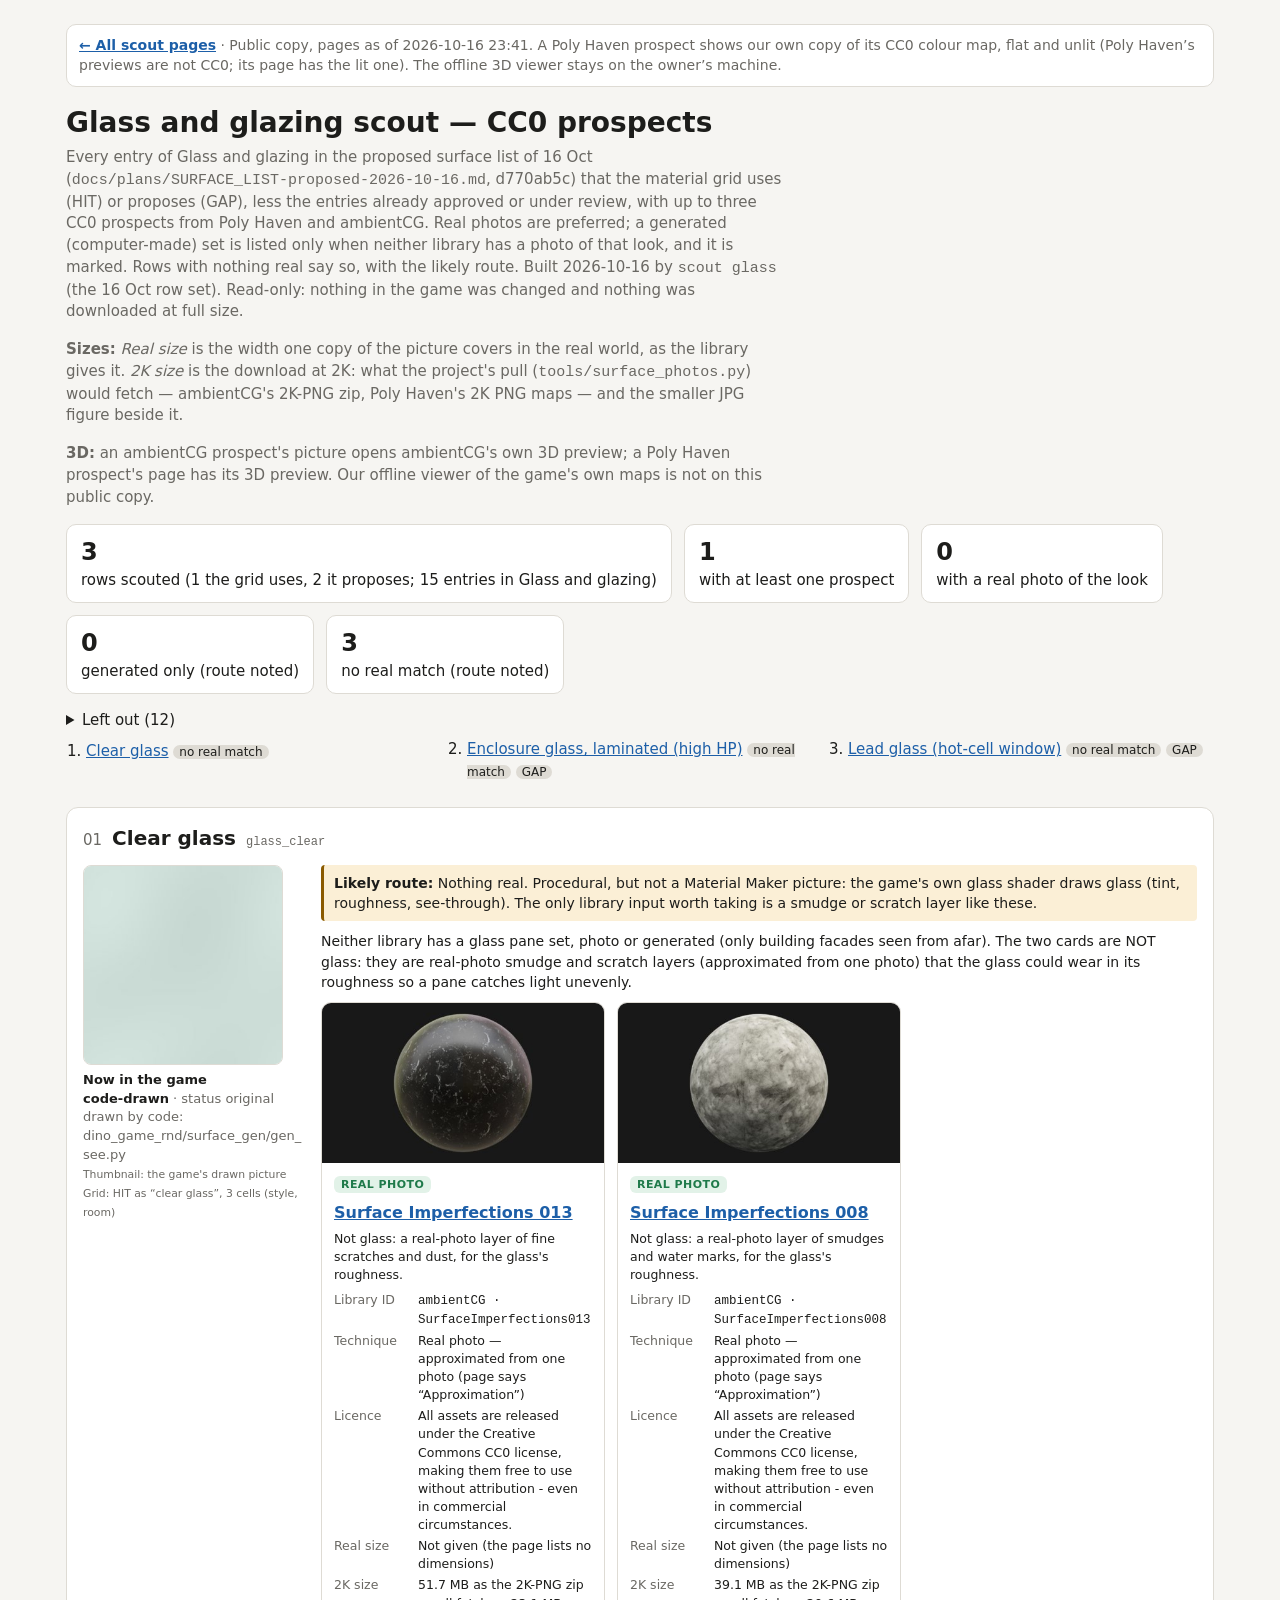
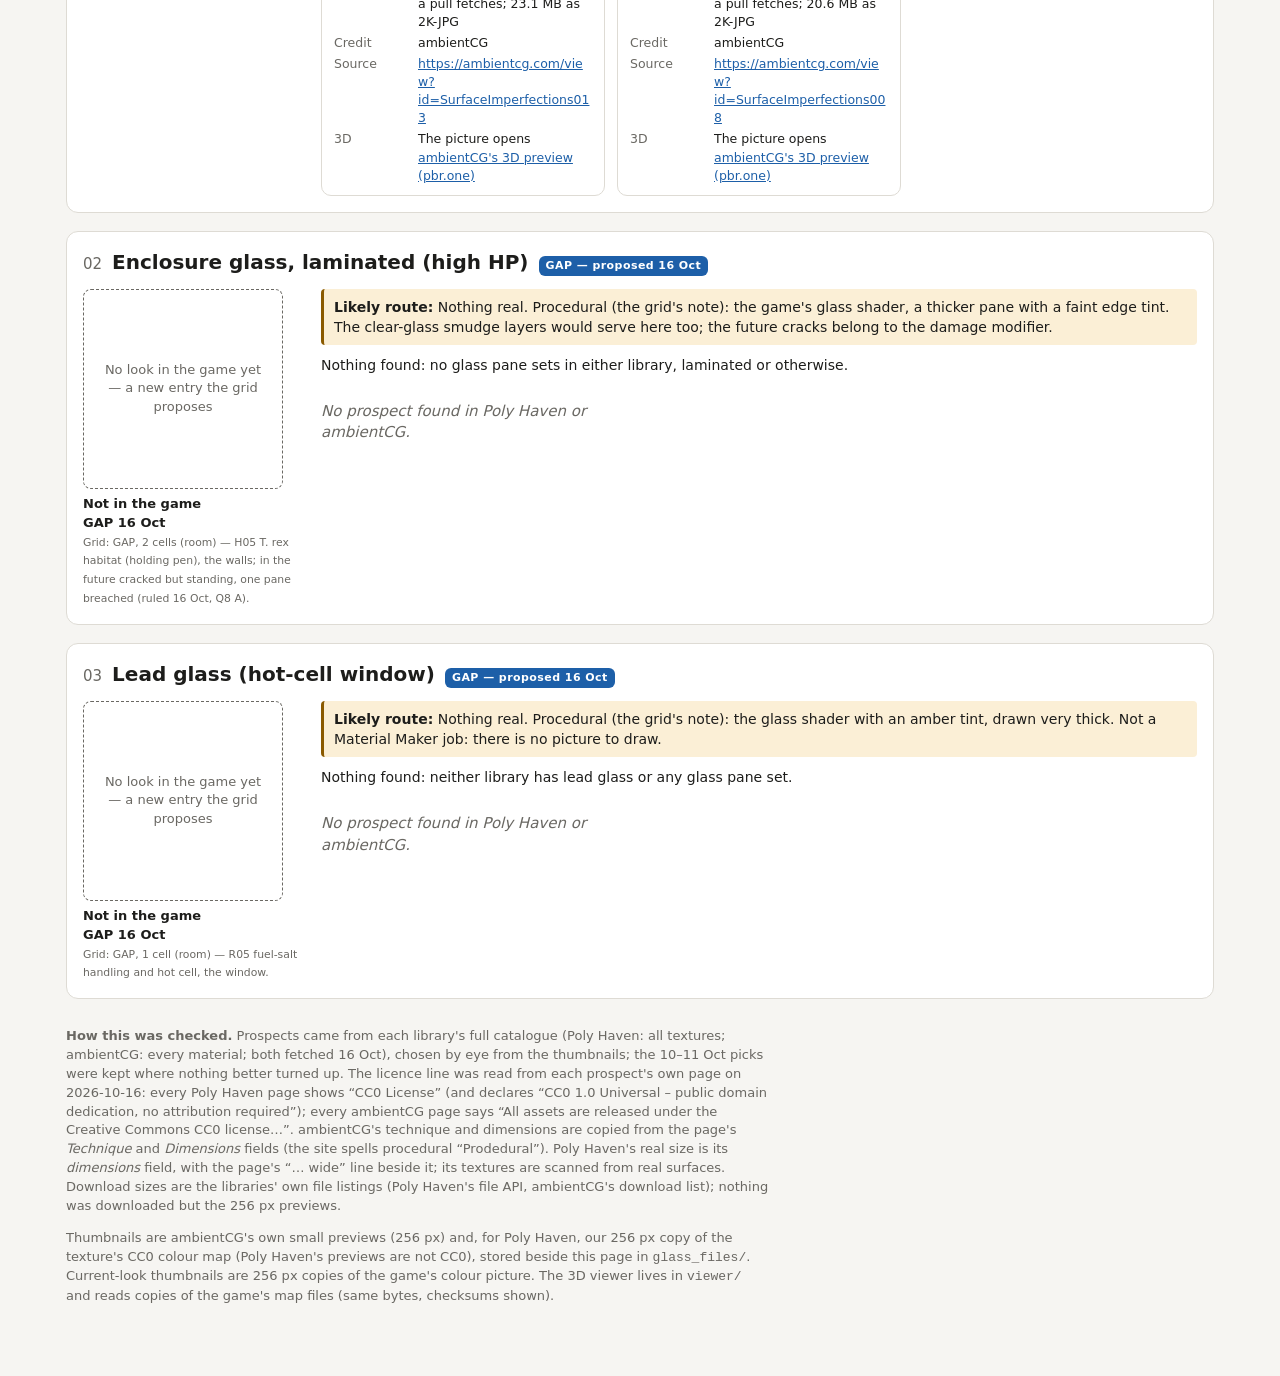
<file: glass.html>
<!doctype html><html lang="en"><head><meta charset="utf-8"><meta name="viewport" content="width=device-width,initial-scale=1">
<title>Glass and glazing Scout</title><style>:root{--bg:#f6f5f2;--card:#fff;--ink:#1d1d1b;--mute:#6a6863;--line:#dedbd4;--photo:#1f7a4a;--photobg:#e2f2e8;--gen:#8a5a00;--genbg:#fbefd6;--link:#1d5fa8}
@media (prefers-color-scheme:dark){:root:not([data-theme="light"]){--bg:#161615;--card:#211f1d;--ink:#ecebe7;--mute:#a19e97;--line:#3a3834;--photo:#7ed3a0;--photobg:#183526;--gen:#f0c16b;--genbg:#3a2c12;--link:#8ab8f0}}
:root[data-theme="dark"]{--bg:#161615;--card:#211f1d;--ink:#ecebe7;--mute:#a19e97;--line:#3a3834;--photo:#7ed3a0;--photobg:#183526;--gen:#f0c16b;--genbg:#3a2c12;--link:#8ab8f0}
*{box-sizing:border-box}body{margin:0;background:var(--bg);color:var(--ink);font:15px/1.45 system-ui,-apple-system,"Segoe UI",sans-serif}
main{max-width:1180px;margin:0 auto;padding:24px 16px 64px}a{color:var(--link)}
h1{font-size:28px;margin:0 0 4px}.lede{color:var(--mute);margin:0 0 16px;max-width:75ch}
.stats{display:flex;gap:12px;flex-wrap:wrap;margin:16px 0}.stat{background:var(--card);border:1px solid var(--line);border-radius:10px;padding:10px 14px}.stat b{display:block;font-size:24px}
.toc{columns:3 220px;padding-left:20px;margin:8px 0 24px}.toc li{break-inside:avoid;margin:2px 0}.toc span{font-size:12px;padding:0 6px;border-radius:8px}.ok{background:var(--photobg);color:var(--photo)}.gn{background:var(--genbg);color:var(--gen)}
section{background:var(--card);border:1px solid var(--line);border-radius:12px;padding:16px;margin:0 0 18px}
.rh{display:flex;align-items:baseline;gap:10px;flex-wrap:wrap;margin-bottom:12px}.rh h2{margin:0;font-size:20px}.num{color:var(--mute);font-variant-numeric:tabular-nums}.key{color:var(--mute);font-size:12px}
.row{display:grid;grid-template-columns:220px 1fr;gap:18px}@media (max-width:720px){.row{grid-template-columns:1fr}}
.cur{margin:0}.cur img{width:200px;height:200px;object-fit:cover;border-radius:8px;border:1px solid var(--line);display:block}.cur figcaption{overflow-wrap:anywhere;font-size:13px;margin-top:6px;color:var(--mute)}.cur b{color:var(--ink)}.g{font-weight:600;color:var(--ink)}
.note{margin:0 0 10px;font-size:14px}.pgrid{display:grid;grid-template-columns:repeat(auto-fill,minmax(250px,1fr));gap:12px}
.p{border:1px solid var(--line);border-radius:10px;overflow:hidden;display:flex;flex-direction:column}.p.is-gen{border-style:dashed;border-color:var(--gen)}
.p img{width:100%;height:160px;object-fit:contain;background:#181818;display:block}.pb{padding:10px 12px}.pb h4{margin:6px 0 6px;font-size:16px}
.tag{font-size:11px;font-weight:700;letter-spacing:.04em;padding:2px 7px;border-radius:6px}.tag.photo{background:var(--photobg);color:var(--photo)}.tag.gen{background:var(--genbg);color:var(--gen)}
dl{display:grid;grid-template-columns:76px 1fr;gap:3px 8px;margin:0;font-size:12.5px}dt{color:var(--mute)}dd{margin:0;overflow-wrap:anywhere}
.none{color:var(--mute);font-style:italic}footer{color:var(--mute);font-size:13px;margin-top:28px;max-width:85ch}
.cur a{display:block;width:200px}.p>a{display:block}
.tag.pick{background:var(--link);color:var(--card)}.p.is-pick{border:2px solid var(--link)}.pulled-status{margin:0 0 10px;font-size:14px}
details.pulled{margin:28px 0 0;border-top:1px solid var(--line);padding-top:12px}details.pulled>summary{cursor:pointer;font-size:20px;font-weight:600;margin:0 0 12px;padding:6px 0}

.tag.gap{background:var(--link);color:var(--card)}.nr{background:var(--line);color:var(--ink)}
.ph-gap{width:200px;height:200px;border-radius:8px;border:1px dashed var(--mute);display:flex;align-items:center;justify-content:center;text-align:center;padding:14px;color:var(--mute);font-size:13px}
.route{margin:0 0 10px;font-size:14px;padding:8px 10px;border-left:3px solid var(--gen);background:var(--genbg);border-radius:4px}
.fit{font-size:12.5px;margin:0 0 6px;color:var(--ink)}
</style><meta name="robots" content="noindex"><style>
.pub-bar{margin:0 0 16px;padding:10px 12px;border:1px solid var(--line);border-radius:10px;background:var(--card);font-size:14px;color:var(--mute)}
.pub-bar a{font-weight:600}
.pub-out{display:flex;align-items:center;justify-content:center;text-align:center;height:160px;padding:12px;background:var(--bg);color:var(--mute);font-size:13px;border-bottom:1px solid var(--line)}
.cur .pub-out{width:200px;height:200px;border:1px dashed var(--mute);border-radius:8px}
.phmap{position:relative;display:block}.phmap small{position:absolute;left:8px;bottom:8px;font-size:11px;line-height:1.3;padding:2px 7px;border-radius:6px;background:rgba(0,0,0,.65);color:#fff}
</style></head><body><main><p class="pub-bar"><a href="./">← All scout pages</a> · Public copy, pages as of 2026-10-16 23:41. A Poly Haven prospect shows our own copy of its CC0 colour map, flat and unlit (Poly Haven’s previews are not CC0; its page has the lit one). The offline 3D viewer stays on the owner’s machine.</p>
<h1>Glass and glazing scout — CC0 prospects</h1>
<p class="lede">Every entry of Glass and glazing in the proposed surface list of 16 Oct (<code>docs/plans/SURFACE_LIST-proposed-2026-10-16.md</code>, d770ab5c) that the material grid uses (HIT) or proposes (GAP), less the entries already approved or under review, with up to three CC0 prospects from Poly Haven and ambientCG. Real photos are preferred; a generated (computer-made) set is listed only when neither library has a photo of that look, and it is marked. Rows with nothing real say so, with the likely route. Built 2026-10-16 by <code>scout glass</code> (the 16 Oct row set). Read-only: nothing in the game was changed and nothing was downloaded at full size.</p>
<p class="lede"><b>Sizes:</b> <i>Real size</i> is the width one copy of the picture covers in the real world, as the library gives it. <i>2K size</i> is the download at 2K: what the project's pull (<code>tools/surface_photos.py</code>) would fetch — ambientCG's 2K-PNG zip, Poly Haven's 2K PNG maps — and the smaller JPG figure beside it.</p>
<p class="lede"><b>3D:</b> an ambientCG prospect's picture opens ambientCG's own 3D preview; a Poly Haven prospect's page has its 3D preview. Our offline viewer of the game's own maps is not on this public copy.</p>
<div class="stats"><div class="stat"><b>3</b>rows scouted (1 the grid uses, 2 it proposes; 15 entries in Glass and glazing)</div><div class="stat"><b>1</b>with at least one prospect</div><div class="stat"><b>0</b>with a real photo of the look</div><div class="stat"><b>0</b>generated only (route noted)</div><div class="stat"><b>3</b>no real match (route noted)</div></div>
<details><summary>Left out (12)</summary><ul><li>Frosted / etched — [UNUSED?] in the list (no grid cell uses it)</li><li>Tinted bronze — [UNUSED?] in the list (no grid cell uses it)</li><li>Tinted green — [UNUSED?] in the list (no grid cell uses it)</li><li>Tinted blue — [UNUSED?] in the list (no grid cell uses it)</li><li>Reflective / mirrored — [UNUSED?] in the list (no grid cell uses it)</li><li>Wire-reinforced safety glass — [UNUSED?] in the list (no grid cell uses it)</li><li>Spiderwebbed tempered — [UNUSED?] in the list (no grid cell uses it)</li><li>Broken / holed — [UNUSED?] in the list (no grid cell uses it)</li><li>Stained glass — [UNUSED?] in the list (no grid cell uses it)</li><li>Glass block — [UNUSED?] in the list (no grid cell uses it)</li><li>Greenhouse glazing — [UNUSED?] in the list (no grid cell uses it)</li><li>Corrugated polycarbonate — [UNUSED?] in the list (no grid cell uses it)</li></ul></details>
<ol class="toc"><li><a href="#glass_clear">Clear glass</a> <span class="nr">no real match</span></li><li><a href="#gap_enclosure_glass">Enclosure glass, laminated (high HP)</a> <span class="nr">no real match</span> <span class="nr">GAP</span></li><li><a href="#gap_lead_glass">Lead glass (hot-cell window)</a> <span class="nr">no real match</span> <span class="nr">GAP</span></li></ol>
<section id="glass_clear">
<header class="rh"><span class="num">01</span><h2>Clear glass</h2><code class="key">glass_clear</code></header>
<div class="row"><figure class="cur"><img src="glass_files/current_glass_clear.jpg" alt="current look of Clear glass" width="200" height="200">
<figcaption><b>Now in the game</b><br><span class="g">code-drawn</span> · status original<br>drawn by code: dino_game_rnd/surface_gen/gen_see.py<br><small>Thumbnail: the game&#x27;s drawn picture</small><br><small>Grid: HIT as “clear glass”, 3 cells (style, room)</small></figcaption></figure>
<div class="ps"><p class="route"><b>Likely route:</b> Nothing real. Procedural, but not a Material Maker picture: the game&#x27;s own glass shader draws glass (tint, roughness, see-through). The only library input worth taking is a smudge or scratch layer like these.</p><p class="note">Neither library has a glass pane set, photo or generated (only building facades seen from afar). The two cards are NOT glass: they are real-photo smudge and scratch layers (approximated from one photo) that the glass could wear in its roughness so a pane catches light unevenly.</p><div class="pgrid"><article class="p">
<a href="https://releases.pbr.one/main/material-shading.html#normal_type=directx&amp;color_url=https://f003.backblazeb2.com/file/ambientCG-Web/media/surface-preview/SurfaceImperfections013/SurfaceImperfections013_SQ_Color.jpg?50806&amp;normal_url=https://f003.backblazeb2.com/file/ambientCG-Web/media/surface-preview/SurfaceImperfections013/SurfaceImperfections013_SQ_NormalDX.jpg?78718&amp;opacity_url=https://f003.backblazeb2.com/file/ambientCG-Web/media/surface-preview/SurfaceImperfections013/SurfaceImperfections013_SQ_Opacity.jpg?14954" target="_blank" rel="noopener" title="Open in 3D: ambientCG&#x27;s 3D preview (pbr.one)"><img src="glass_files/acg_SurfaceImperfections013.jpg" alt="Surface Imperfections 013" width="160" height="160"></a>
<div class="pb"><span class="tag photo">REAL PHOTO</span>
<h4><a href="https://ambientcg.com/view?id=SurfaceImperfections013" target="_blank" rel="noopener">Surface Imperfections 013</a></h4><p class="fit">Not glass: a real-photo layer of fine scratches and dust, for the glass&#x27;s roughness.</p>
<dl><dt>Library ID</dt><dd><code>ambientCG · SurfaceImperfections013</code></dd>
<dt>Technique</dt><dd>Real photo — approximated from one photo (page says “Approximation”)</dd>
<dt>Licence</dt><dd>All assets are released under the Creative Commons CC0 license, making them free to use without attribution - even in commercial circumstances.</dd>
<dt>Real size</dt><dd>Not given (the page lists no dimensions)</dd>
<dt>2K size</dt><dd>51.7 MB as the 2K-PNG zip a pull fetches; 23.1 MB as 2K-JPG</dd>
<dt>Credit</dt><dd>ambientCG</dd>
<dt>Source</dt><dd><a href="https://ambientcg.com/view?id=SurfaceImperfections013" target="_blank" rel="noopener">https://ambientcg.com/view?id=SurfaceImperfections013</a></dd>
<dt>3D</dt><dd>The picture opens <a href="https://releases.pbr.one/main/material-shading.html#normal_type=directx&amp;color_url=https://f003.backblazeb2.com/file/ambientCG-Web/media/surface-preview/SurfaceImperfections013/SurfaceImperfections013_SQ_Color.jpg?50806&amp;normal_url=https://f003.backblazeb2.com/file/ambientCG-Web/media/surface-preview/SurfaceImperfections013/SurfaceImperfections013_SQ_NormalDX.jpg?78718&amp;opacity_url=https://f003.backblazeb2.com/file/ambientCG-Web/media/surface-preview/SurfaceImperfections013/SurfaceImperfections013_SQ_Opacity.jpg?14954" target="_blank" rel="noopener">ambientCG&#x27;s 3D preview (pbr.one)</a></dd></dl></div></article><article class="p">
<a href="https://releases.pbr.one/main/material-shading.html#normal_type=directx&amp;color_url=https://f003.backblazeb2.com/file/ambientCG-Web/media/surface-preview/SurfaceImperfections008/SurfaceImperfections008_SQ_Color.jpg?37585&amp;normal_url=https://f003.backblazeb2.com/file/ambientCG-Web/media/surface-preview/SurfaceImperfections008/SurfaceImperfections008_SQ_NormalDX.jpg?62118&amp;opacity_url=https://f003.backblazeb2.com/file/ambientCG-Web/media/surface-preview/SurfaceImperfections008/SurfaceImperfections008_SQ_Opacity.jpg?69474" target="_blank" rel="noopener" title="Open in 3D: ambientCG&#x27;s 3D preview (pbr.one)"><img src="glass_files/acg_SurfaceImperfections008.jpg" alt="Surface Imperfections 008" width="160" height="160"></a>
<div class="pb"><span class="tag photo">REAL PHOTO</span>
<h4><a href="https://ambientcg.com/view?id=SurfaceImperfections008" target="_blank" rel="noopener">Surface Imperfections 008</a></h4><p class="fit">Not glass: a real-photo layer of smudges and water marks, for the glass&#x27;s roughness.</p>
<dl><dt>Library ID</dt><dd><code>ambientCG · SurfaceImperfections008</code></dd>
<dt>Technique</dt><dd>Real photo — approximated from one photo (page says “Approximation”)</dd>
<dt>Licence</dt><dd>All assets are released under the Creative Commons CC0 license, making them free to use without attribution - even in commercial circumstances.</dd>
<dt>Real size</dt><dd>Not given (the page lists no dimensions)</dd>
<dt>2K size</dt><dd>39.1 MB as the 2K-PNG zip a pull fetches; 20.6 MB as 2K-JPG</dd>
<dt>Credit</dt><dd>ambientCG</dd>
<dt>Source</dt><dd><a href="https://ambientcg.com/view?id=SurfaceImperfections008" target="_blank" rel="noopener">https://ambientcg.com/view?id=SurfaceImperfections008</a></dd>
<dt>3D</dt><dd>The picture opens <a href="https://releases.pbr.one/main/material-shading.html#normal_type=directx&amp;color_url=https://f003.backblazeb2.com/file/ambientCG-Web/media/surface-preview/SurfaceImperfections008/SurfaceImperfections008_SQ_Color.jpg?37585&amp;normal_url=https://f003.backblazeb2.com/file/ambientCG-Web/media/surface-preview/SurfaceImperfections008/SurfaceImperfections008_SQ_NormalDX.jpg?62118&amp;opacity_url=https://f003.backblazeb2.com/file/ambientCG-Web/media/surface-preview/SurfaceImperfections008/SurfaceImperfections008_SQ_Opacity.jpg?69474" target="_blank" rel="noopener">ambientCG&#x27;s 3D preview (pbr.one)</a></dd></dl></div></article></div></div></div></section><section id="gap_enclosure_glass">
<header class="rh"><span class="num">02</span><h2>Enclosure glass, laminated (high HP)</h2><span class="tag gap">GAP — proposed 16 Oct</span></header>
<div class="row"><figure class="cur"><div class="ph-gap">No look in the game yet — a new entry the grid proposes</div>
<figcaption><b>Not in the game</b><br><span class="g">GAP 16 Oct</span><br><small>Grid: GAP, 2 cells (room) — H05 T. rex habitat (holding pen), the walls; in the future cracked but standing, one pane breached (ruled 16 Oct, Q8 A).</small></figcaption></figure>
<div class="ps"><p class="route"><b>Likely route:</b> Nothing real. Procedural (the grid&#x27;s note): the game&#x27;s glass shader, a thicker pane with a faint edge tint. The clear-glass smudge layers would serve here too; the future cracks belong to the damage modifier.</p><p class="note">Nothing found: no glass pane sets in either library, laminated or otherwise.</p><div class="pgrid"><p class="none">No prospect found in Poly Haven or ambientCG.</p></div></div></div></section><section id="gap_lead_glass">
<header class="rh"><span class="num">03</span><h2>Lead glass (hot-cell window)</h2><span class="tag gap">GAP — proposed 16 Oct</span></header>
<div class="row"><figure class="cur"><div class="ph-gap">No look in the game yet — a new entry the grid proposes</div>
<figcaption><b>Not in the game</b><br><span class="g">GAP 16 Oct</span><br><small>Grid: GAP, 1 cell (room) — R05 fuel-salt handling and hot cell, the window.</small></figcaption></figure>
<div class="ps"><p class="route"><b>Likely route:</b> Nothing real. Procedural (the grid&#x27;s note): the glass shader with an amber tint, drawn very thick. Not a Material Maker job: there is no picture to draw.</p><p class="note">Nothing found: neither library has lead glass or any glass pane set.</p><div class="pgrid"><p class="none">No prospect found in Poly Haven or ambientCG.</p></div></div></div></section>
<footer><p><b>How this was checked.</b> Prospects came from each library's full catalogue (Poly Haven: all textures; ambientCG: every material; both fetched 16 Oct), chosen by eye from the thumbnails; the 10–11 Oct picks were kept where nothing better turned up. The licence line was read from each prospect's own page on 2026-10-16: every Poly Haven page shows “CC0 License” (and declares “CC0 1.0 Universal – public domain dedication, no attribution required”); every ambientCG page says “All assets are released under the Creative Commons CC0 license…”. ambientCG's technique and dimensions are copied from the page's <i>Technique</i> and <i>Dimensions</i> fields (the site spells procedural “Prodedural”). Poly Haven's real size is its <i>dimensions</i> field, with the page's “… wide” line beside it; its textures are scanned from real surfaces. Download sizes are the libraries' own file listings (Poly Haven's file API, ambientCG's download list); nothing was downloaded but the 256 px previews.</p>
<p>Thumbnails are ambientCG's own small previews (256 px) and, for Poly Haven, our 256 px copy of the texture's CC0 colour map (Poly Haven's previews are not CC0), stored beside this page in <code>glass_files/</code>. Current-look thumbnails are 256 px copies of the game's colour picture. The 3D viewer lives in <code>viewer/</code> and reads copies of the game's map files (same bytes, checksums shown).</p></footer>
</main></body></html>
</file>
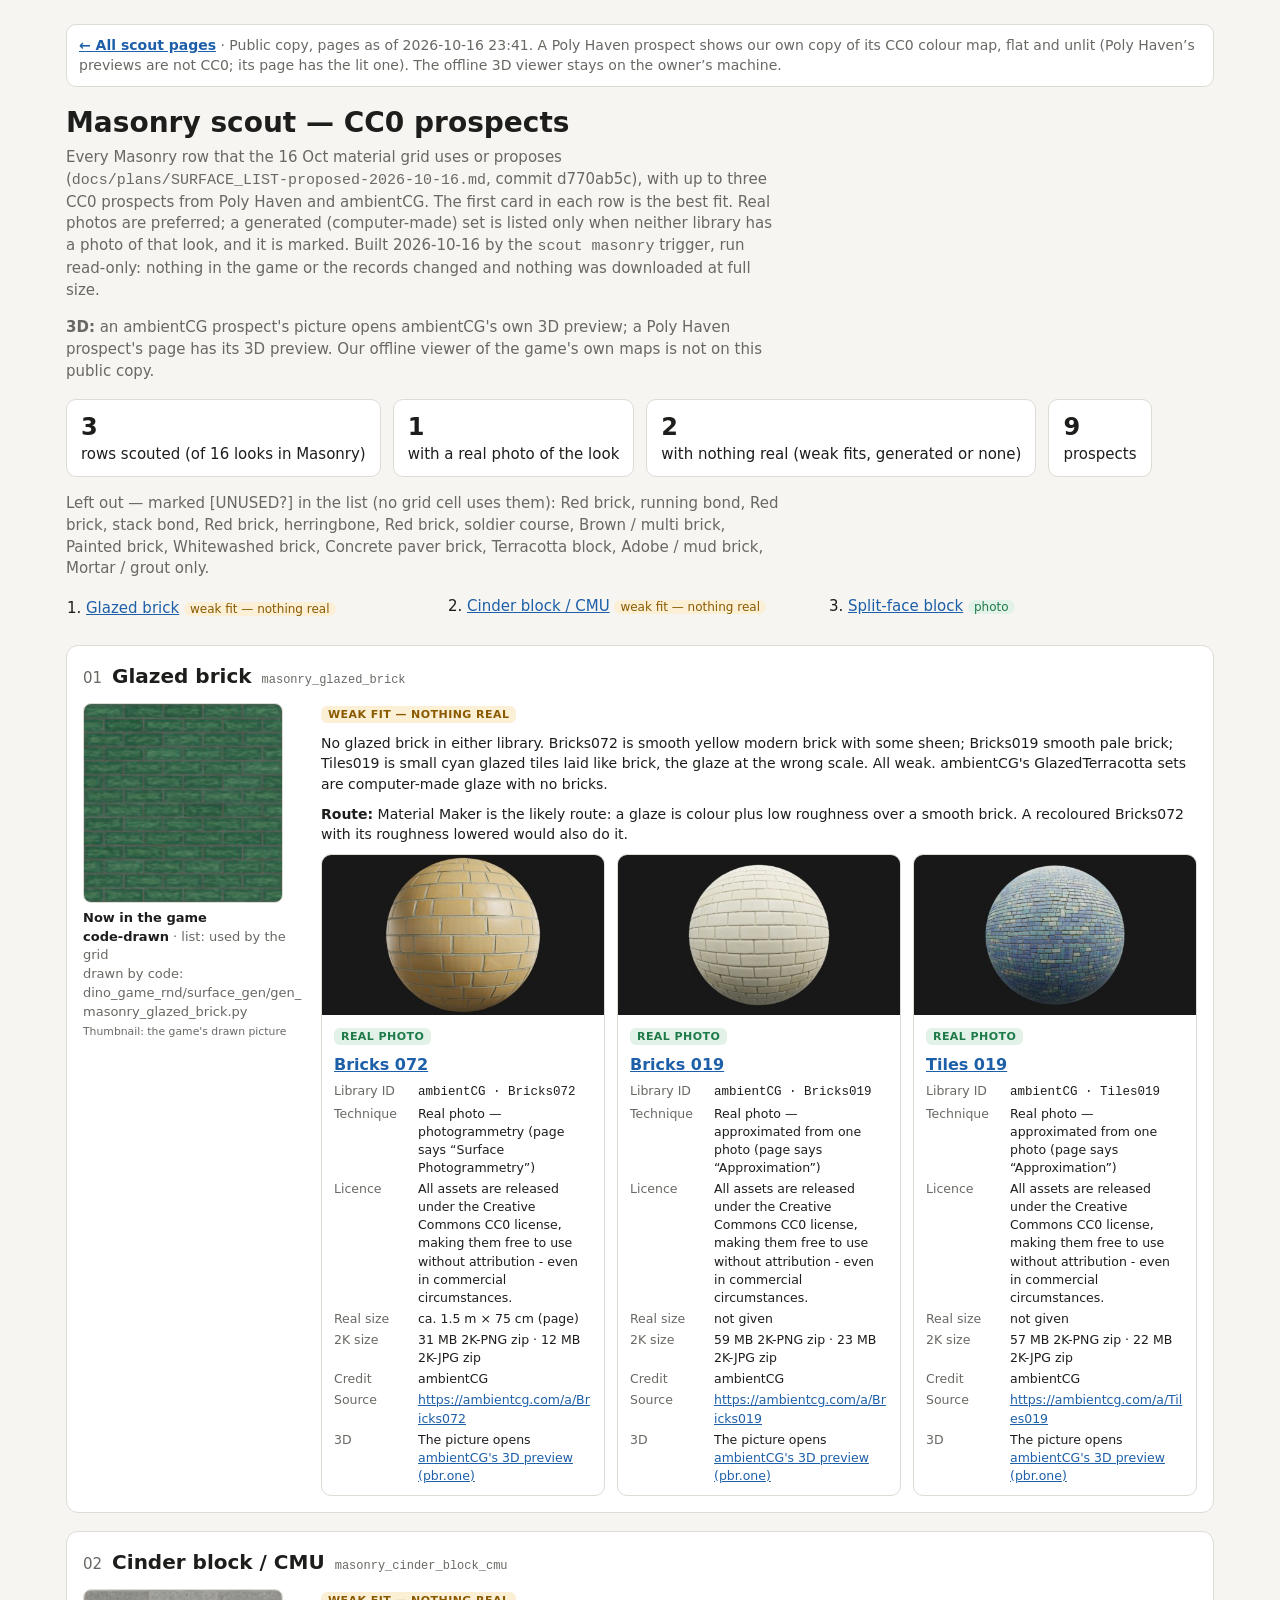
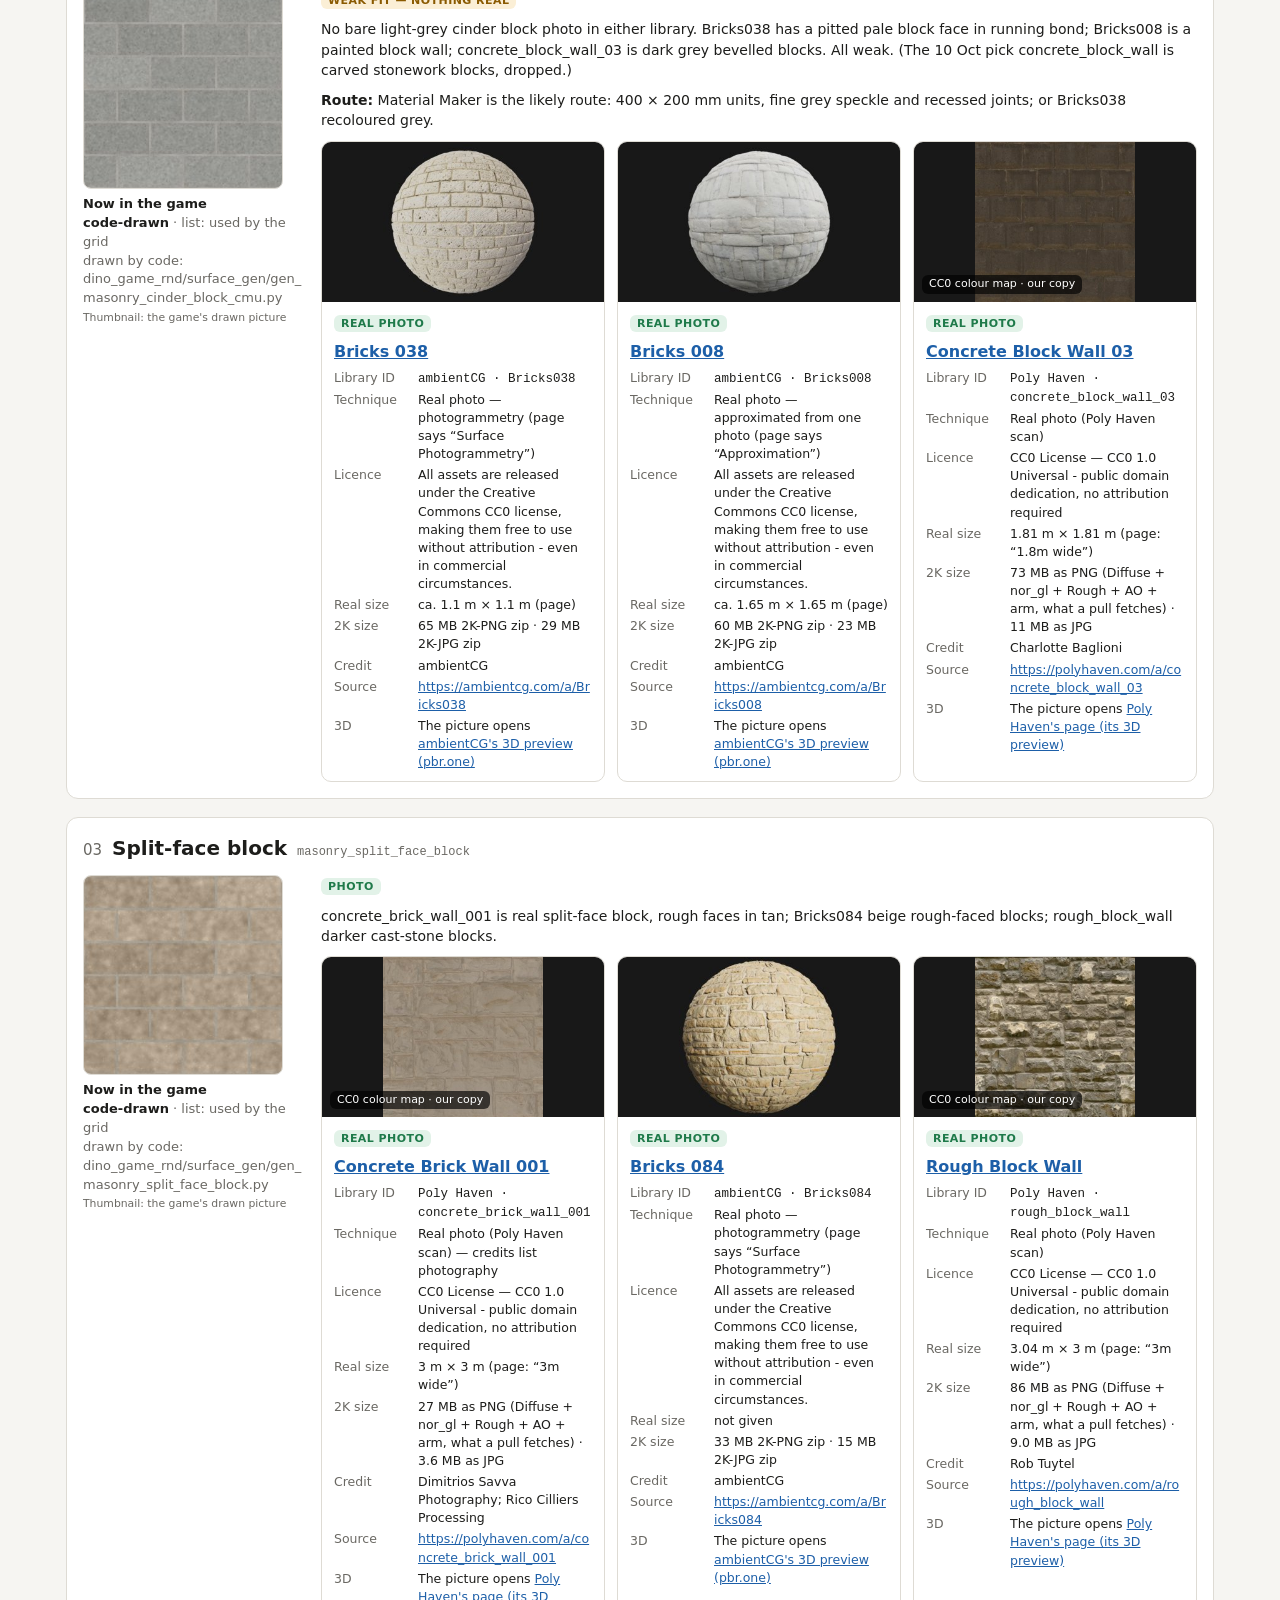
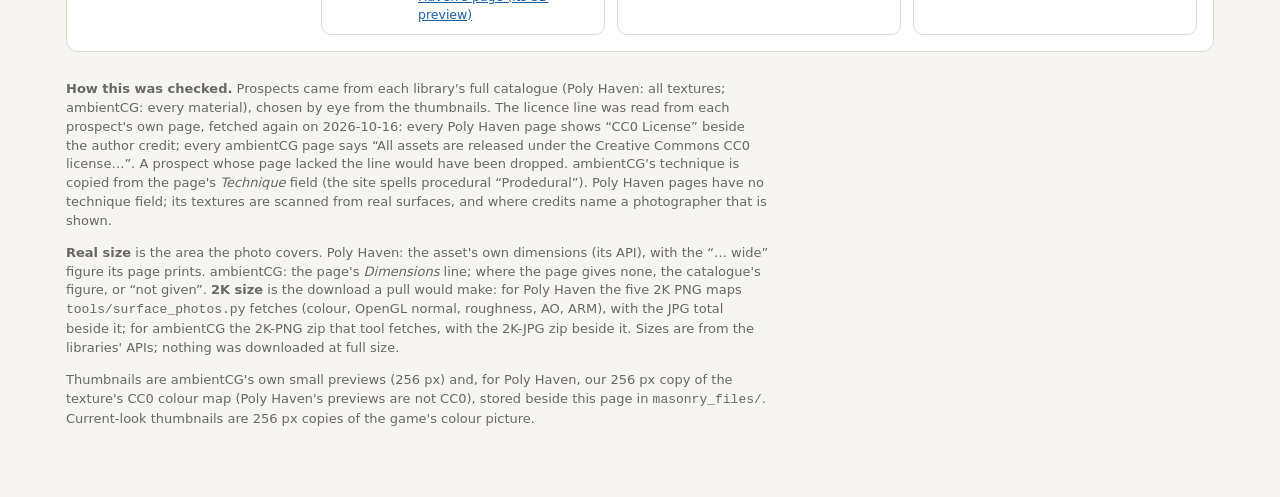
<file: masonry.html>
<!doctype html><html lang="en"><head><meta charset="utf-8"><meta name="viewport" content="width=device-width,initial-scale=1">
<title>Masonry Scout</title><style>:root{--bg:#f6f5f2;--card:#fff;--ink:#1d1d1b;--mute:#6a6863;--line:#dedbd4;--photo:#1f7a4a;--photobg:#e2f2e8;--gen:#8a5a00;--genbg:#fbefd6;--link:#1d5fa8}
@media (prefers-color-scheme:dark){:root:not([data-theme="light"]){--bg:#161615;--card:#211f1d;--ink:#ecebe7;--mute:#a19e97;--line:#3a3834;--photo:#7ed3a0;--photobg:#183526;--gen:#f0c16b;--genbg:#3a2c12;--link:#8ab8f0}}
:root[data-theme="dark"]{--bg:#161615;--card:#211f1d;--ink:#ecebe7;--mute:#a19e97;--line:#3a3834;--photo:#7ed3a0;--photobg:#183526;--gen:#f0c16b;--genbg:#3a2c12;--link:#8ab8f0}
*{box-sizing:border-box}body{margin:0;background:var(--bg);color:var(--ink);font:15px/1.45 system-ui,-apple-system,"Segoe UI",sans-serif}
main{max-width:1180px;margin:0 auto;padding:24px 16px 64px}a{color:var(--link)}
h1{font-size:28px;margin:0 0 4px}.lede{color:var(--mute);margin:0 0 16px;max-width:75ch}
.stats{display:flex;gap:12px;flex-wrap:wrap;margin:16px 0}.stat{background:var(--card);border:1px solid var(--line);border-radius:10px;padding:10px 14px}.stat b{display:block;font-size:24px}
.toc{columns:3 220px;padding-left:20px;margin:8px 0 24px}.toc li{break-inside:avoid;margin:2px 0}.toc span{font-size:12px;padding:0 6px;border-radius:8px}.ok{background:var(--photobg);color:var(--photo)}.gn{background:var(--genbg);color:var(--gen)}
section{background:var(--card);border:1px solid var(--line);border-radius:12px;padding:16px;margin:0 0 18px}
.rh{display:flex;align-items:baseline;gap:10px;flex-wrap:wrap;margin-bottom:12px}.rh h2{margin:0;font-size:20px}.num{color:var(--mute);font-variant-numeric:tabular-nums}.key{color:var(--mute);font-size:12px}
.row{display:grid;grid-template-columns:220px 1fr;gap:18px}@media (max-width:720px){.row{grid-template-columns:1fr}}
.cur{margin:0}.cur img{width:200px;height:200px;object-fit:cover;border-radius:8px;border:1px solid var(--line);display:block}.cur figcaption{overflow-wrap:anywhere;font-size:13px;margin-top:6px;color:var(--mute)}.cur b{color:var(--ink)}.g{font-weight:600;color:var(--ink)}
.note{margin:0 0 10px;font-size:14px}.pgrid{display:grid;grid-template-columns:repeat(auto-fill,minmax(250px,1fr));gap:12px}
.p{border:1px solid var(--line);border-radius:10px;overflow:hidden;display:flex;flex-direction:column}.p.is-gen{border-style:dashed;border-color:var(--gen)}
.p img{width:100%;height:160px;object-fit:contain;background:#181818;display:block}.pb{padding:10px 12px}.pb h4{margin:6px 0 6px;font-size:16px}
.tag{font-size:11px;font-weight:700;letter-spacing:.04em;padding:2px 7px;border-radius:6px}.tag.photo{background:var(--photobg);color:var(--photo)}.tag.gen{background:var(--genbg);color:var(--gen)}
dl{display:grid;grid-template-columns:76px 1fr;gap:3px 8px;margin:0;font-size:12.5px}dt{color:var(--mute)}dd{margin:0;overflow-wrap:anywhere}
.none{color:var(--mute);font-style:italic}footer{color:var(--mute);font-size:13px;margin-top:28px;max-width:85ch}
.cur a{display:block;width:200px}.p>a{display:block}
.tag.pick{background:var(--link);color:var(--card)}.p.is-pick{border:2px solid var(--link)}.pulled-status{margin:0 0 10px;font-size:14px}
details.pulled{margin:28px 0 0;border-top:1px solid var(--line);padding-top:12px}details.pulled>summary{cursor:pointer;font-size:20px;font-weight:600;margin:0 0 12px;padding:6px 0}
</style><meta name="robots" content="noindex"><style>
.pub-bar{margin:0 0 16px;padding:10px 12px;border:1px solid var(--line);border-radius:10px;background:var(--card);font-size:14px;color:var(--mute)}
.pub-bar a{font-weight:600}
.pub-out{display:flex;align-items:center;justify-content:center;text-align:center;height:160px;padding:12px;background:var(--bg);color:var(--mute);font-size:13px;border-bottom:1px solid var(--line)}
.cur .pub-out{width:200px;height:200px;border:1px dashed var(--mute);border-radius:8px}
.phmap{position:relative;display:block}.phmap small{position:absolute;left:8px;bottom:8px;font-size:11px;line-height:1.3;padding:2px 7px;border-radius:6px;background:rgba(0,0,0,.65);color:#fff}
</style></head><body><main><p class="pub-bar"><a href="./">← All scout pages</a> · Public copy, pages as of 2026-10-16 23:41. A Poly Haven prospect shows our own copy of its CC0 colour map, flat and unlit (Poly Haven’s previews are not CC0; its page has the lit one). The offline 3D viewer stays on the owner’s machine.</p>
<h1>Masonry scout — CC0 prospects</h1>
<p class="lede">Every Masonry row that the 16 Oct material grid uses or proposes (<code>docs/plans/SURFACE_LIST-proposed-2026-10-16.md</code>, commit d770ab5c), with up to three CC0 prospects from Poly Haven and ambientCG. The first card in each row is the best fit. Real photos are preferred; a generated (computer-made) set is listed only when neither library has a photo of that look, and it is marked. Built 2026-10-16 by the <code>scout masonry</code> trigger, run read-only: nothing in the game or the records changed and nothing was downloaded at full size.</p>
<p class="lede"><b>3D:</b> an ambientCG prospect's picture opens ambientCG's own 3D preview; a Poly Haven prospect's page has its 3D preview. Our offline viewer of the game's own maps is not on this public copy.</p>
<div class="stats"><div class="stat"><b>3</b>rows scouted (of 16 looks in Masonry)</div><div class="stat"><b>1</b>with a real photo of the look</div><div class="stat"><b>2</b>with nothing real (weak fits, generated or none)</div><div class="stat"><b>9</b>prospects</div></div>
<p class="lede">Left out — marked [UNUSED?] in the list (no grid cell uses them): Red brick, running bond, Red brick, stack bond, Red brick, herringbone, Red brick, soldier course, Brown / multi brick, Painted brick, Whitewashed brick, Concrete paver brick, Terracotta block, Adobe / mud brick, Mortar / grout only.</p>
<ol class="toc"><li><a href="#masonry_glazed_brick">Glazed brick</a> <span class="gn">weak fit — nothing real</span></li><li><a href="#masonry_cinder_block_cmu">Cinder block / CMU</a> <span class="gn">weak fit — nothing real</span></li><li><a href="#masonry_split_face_block">Split-face block</a> <span class="ok">photo</span></li></ol>
<section id="masonry_glazed_brick">
<header class="rh"><span class="num">01</span><h2>Glazed brick</h2><code class="key">masonry_glazed_brick</code></header>
<div class="row">
<figure class="cur"><img src="masonry_files/current_masonry_glazed_brick.jpg" alt="current look of Glazed brick" width="200" height="200">
<figcaption><b>Now in the game</b><br><span class="g">code-drawn</span> · list: used by the grid<br>drawn by code: dino_game_rnd/surface_gen/gen_masonry_glazed_brick.py<br><small>Thumbnail: the game&#x27;s drawn picture</small></figcaption></figure>
<div class="ps"><p class="note"><span class="tag gen">WEAK FIT — NOTHING REAL</span></p><p class="note">No glazed brick in either library. Bricks072 is smooth yellow modern brick with some sheen; Bricks019 smooth pale brick; Tiles019 is small cyan glazed tiles laid like brick, the glaze at the wrong scale. All weak. ambientCG&#x27;s GlazedTerracotta sets are computer-made glaze with no bricks.</p><p class="note"><b>Route:</b> Material Maker is the likely route: a glaze is colour plus low roughness over a smooth brick. A recoloured Bricks072 with its roughness lowered would also do it.</p><div class="pgrid"><article class="p">
<a href="https://releases.pbr.one/main/material-shading.html#normal_type=directx&amp;color_url=https://f003.backblazeb2.com/file/ambientCG-Web/media/surface-preview/Bricks072/Bricks072_SQ_Color.jpg?82657&amp;displacement_url=https://f003.backblazeb2.com/file/ambientCG-Web/media/surface-preview/Bricks072/Bricks072_SQ_Displacement.jpg?72557&amp;normal_url=https://f003.backblazeb2.com/file/ambientCG-Web/media/surface-preview/Bricks072/Bricks072_SQ_NormalDX.jpg?23789&amp;roughness_url=https://f003.backblazeb2.com/file/ambientCG-Web/media/surface-preview/Bricks072/Bricks072_SQ_Roughness.jpg?54174&amp;ambientocclusion_url=https://f003.backblazeb2.com/file/ambientCG-Web/media/surface-preview/Bricks072/Bricks072_SQ_AmbientOcclusion.jpg?99590" target="_blank" rel="noopener" title="Open in 3D: ambientCG&#x27;s 3D preview (pbr.one)"><img src="masonry_files/acg_Bricks072.jpg" alt="Bricks 072" width="160" height="160"></a>
<div class="pb"><span class="tag photo">REAL PHOTO</span>
<h4><a href="https://ambientcg.com/a/Bricks072" target="_blank" rel="noopener">Bricks 072</a></h4>
<dl><dt>Library ID</dt><dd><code>ambientCG · Bricks072</code></dd>
<dt>Technique</dt><dd>Real photo — photogrammetry (page says “Surface Photogrammetry”)</dd>
<dt>Licence</dt><dd>All assets are released under the Creative Commons CC0 license, making them free to use without attribution - even in commercial circumstances.</dd>
<dt>Real size</dt><dd>ca. 1.5 m × 75 cm (page)</dd>
<dt>2K size</dt><dd>31 MB 2K-PNG zip · 12 MB 2K-JPG zip</dd>
<dt>Credit</dt><dd>ambientCG</dd>
<dt>Source</dt><dd><a href="https://ambientcg.com/a/Bricks072" target="_blank" rel="noopener">https://ambientcg.com/a/Bricks072</a></dd>
<dt>3D</dt><dd>The picture opens <a href="https://releases.pbr.one/main/material-shading.html#normal_type=directx&amp;color_url=https://f003.backblazeb2.com/file/ambientCG-Web/media/surface-preview/Bricks072/Bricks072_SQ_Color.jpg?82657&amp;displacement_url=https://f003.backblazeb2.com/file/ambientCG-Web/media/surface-preview/Bricks072/Bricks072_SQ_Displacement.jpg?72557&amp;normal_url=https://f003.backblazeb2.com/file/ambientCG-Web/media/surface-preview/Bricks072/Bricks072_SQ_NormalDX.jpg?23789&amp;roughness_url=https://f003.backblazeb2.com/file/ambientCG-Web/media/surface-preview/Bricks072/Bricks072_SQ_Roughness.jpg?54174&amp;ambientocclusion_url=https://f003.backblazeb2.com/file/ambientCG-Web/media/surface-preview/Bricks072/Bricks072_SQ_AmbientOcclusion.jpg?99590" target="_blank" rel="noopener">ambientCG&#x27;s 3D preview (pbr.one)</a></dd></dl></div></article><article class="p">
<a href="https://releases.pbr.one/main/material-shading.html#normal_type=directx&amp;color_url=https://f003.backblazeb2.com/file/ambientCG-Web/media/surface-preview/Bricks019/Bricks019_SQ_Color.jpg?36789&amp;displacement_url=https://f003.backblazeb2.com/file/ambientCG-Web/media/surface-preview/Bricks019/Bricks019_SQ_Displacement.jpg?89007&amp;normal_url=https://f003.backblazeb2.com/file/ambientCG-Web/media/surface-preview/Bricks019/Bricks019_SQ_NormalDX.jpg?62901&amp;roughness_url=https://f003.backblazeb2.com/file/ambientCG-Web/media/surface-preview/Bricks019/Bricks019_SQ_Roughness.jpg?83644&amp;ambientocclusion_url=https://f003.backblazeb2.com/file/ambientCG-Web/media/surface-preview/Bricks019/Bricks019_SQ_AmbientOcclusion.jpg?72535" target="_blank" rel="noopener" title="Open in 3D: ambientCG&#x27;s 3D preview (pbr.one)"><img src="masonry_files/acg_Bricks019.jpg" alt="Bricks 019" width="160" height="160"></a>
<div class="pb"><span class="tag photo">REAL PHOTO</span>
<h4><a href="https://ambientcg.com/a/Bricks019" target="_blank" rel="noopener">Bricks 019</a></h4>
<dl><dt>Library ID</dt><dd><code>ambientCG · Bricks019</code></dd>
<dt>Technique</dt><dd>Real photo — approximated from one photo (page says “Approximation”)</dd>
<dt>Licence</dt><dd>All assets are released under the Creative Commons CC0 license, making them free to use without attribution - even in commercial circumstances.</dd>
<dt>Real size</dt><dd>not given</dd>
<dt>2K size</dt><dd>59 MB 2K-PNG zip · 23 MB 2K-JPG zip</dd>
<dt>Credit</dt><dd>ambientCG</dd>
<dt>Source</dt><dd><a href="https://ambientcg.com/a/Bricks019" target="_blank" rel="noopener">https://ambientcg.com/a/Bricks019</a></dd>
<dt>3D</dt><dd>The picture opens <a href="https://releases.pbr.one/main/material-shading.html#normal_type=directx&amp;color_url=https://f003.backblazeb2.com/file/ambientCG-Web/media/surface-preview/Bricks019/Bricks019_SQ_Color.jpg?36789&amp;displacement_url=https://f003.backblazeb2.com/file/ambientCG-Web/media/surface-preview/Bricks019/Bricks019_SQ_Displacement.jpg?89007&amp;normal_url=https://f003.backblazeb2.com/file/ambientCG-Web/media/surface-preview/Bricks019/Bricks019_SQ_NormalDX.jpg?62901&amp;roughness_url=https://f003.backblazeb2.com/file/ambientCG-Web/media/surface-preview/Bricks019/Bricks019_SQ_Roughness.jpg?83644&amp;ambientocclusion_url=https://f003.backblazeb2.com/file/ambientCG-Web/media/surface-preview/Bricks019/Bricks019_SQ_AmbientOcclusion.jpg?72535" target="_blank" rel="noopener">ambientCG&#x27;s 3D preview (pbr.one)</a></dd></dl></div></article><article class="p">
<a href="https://releases.pbr.one/main/material-shading.html#normal_type=directx&amp;color_url=https://f003.backblazeb2.com/file/ambientCG-Web/media/surface-preview/Tiles019/Tiles019_SQ_Color.jpg?651&amp;displacement_url=https://f003.backblazeb2.com/file/ambientCG-Web/media/surface-preview/Tiles019/Tiles019_SQ_Displacement.jpg?88436&amp;normal_url=https://f003.backblazeb2.com/file/ambientCG-Web/media/surface-preview/Tiles019/Tiles019_SQ_NormalDX.jpg?77081&amp;roughness_url=https://f003.backblazeb2.com/file/ambientCG-Web/media/surface-preview/Tiles019/Tiles019_SQ_Roughness.jpg?40676&amp;ambientocclusion_url=https://f003.backblazeb2.com/file/ambientCG-Web/media/surface-preview/Tiles019/Tiles019_SQ_AmbientOcclusion.jpg?62216" target="_blank" rel="noopener" title="Open in 3D: ambientCG&#x27;s 3D preview (pbr.one)"><img src="masonry_files/acg_Tiles019.jpg" alt="Tiles 019" width="160" height="160"></a>
<div class="pb"><span class="tag photo">REAL PHOTO</span>
<h4><a href="https://ambientcg.com/a/Tiles019" target="_blank" rel="noopener">Tiles 019</a></h4>
<dl><dt>Library ID</dt><dd><code>ambientCG · Tiles019</code></dd>
<dt>Technique</dt><dd>Real photo — approximated from one photo (page says “Approximation”)</dd>
<dt>Licence</dt><dd>All assets are released under the Creative Commons CC0 license, making them free to use without attribution - even in commercial circumstances.</dd>
<dt>Real size</dt><dd>not given</dd>
<dt>2K size</dt><dd>57 MB 2K-PNG zip · 22 MB 2K-JPG zip</dd>
<dt>Credit</dt><dd>ambientCG</dd>
<dt>Source</dt><dd><a href="https://ambientcg.com/a/Tiles019" target="_blank" rel="noopener">https://ambientcg.com/a/Tiles019</a></dd>
<dt>3D</dt><dd>The picture opens <a href="https://releases.pbr.one/main/material-shading.html#normal_type=directx&amp;color_url=https://f003.backblazeb2.com/file/ambientCG-Web/media/surface-preview/Tiles019/Tiles019_SQ_Color.jpg?651&amp;displacement_url=https://f003.backblazeb2.com/file/ambientCG-Web/media/surface-preview/Tiles019/Tiles019_SQ_Displacement.jpg?88436&amp;normal_url=https://f003.backblazeb2.com/file/ambientCG-Web/media/surface-preview/Tiles019/Tiles019_SQ_NormalDX.jpg?77081&amp;roughness_url=https://f003.backblazeb2.com/file/ambientCG-Web/media/surface-preview/Tiles019/Tiles019_SQ_Roughness.jpg?40676&amp;ambientocclusion_url=https://f003.backblazeb2.com/file/ambientCG-Web/media/surface-preview/Tiles019/Tiles019_SQ_AmbientOcclusion.jpg?62216" target="_blank" rel="noopener">ambientCG&#x27;s 3D preview (pbr.one)</a></dd></dl></div></article></div></div></div></section><section id="masonry_cinder_block_cmu">
<header class="rh"><span class="num">02</span><h2>Cinder block / CMU</h2><code class="key">masonry_cinder_block_cmu</code></header>
<div class="row">
<figure class="cur"><img src="masonry_files/current_masonry_cinder_block_cmu.jpg" alt="current look of Cinder block / CMU" width="200" height="200">
<figcaption><b>Now in the game</b><br><span class="g">code-drawn</span> · list: used by the grid<br>drawn by code: dino_game_rnd/surface_gen/gen_masonry_cinder_block_cmu.py<br><small>Thumbnail: the game&#x27;s drawn picture</small></figcaption></figure>
<div class="ps"><p class="note"><span class="tag gen">WEAK FIT — NOTHING REAL</span></p><p class="note">No bare light-grey cinder block photo in either library. Bricks038 has a pitted pale block face in running bond; Bricks008 is a painted block wall; concrete_block_wall_03 is dark grey bevelled blocks. All weak. (The 10 Oct pick concrete_block_wall is carved stonework blocks, dropped.)</p><p class="note"><b>Route:</b> Material Maker is the likely route: 400 × 200 mm units, fine grey speckle and recessed joints; or Bricks038 recoloured grey.</p><div class="pgrid"><article class="p">
<a href="https://releases.pbr.one/main/material-shading.html#normal_type=directx&amp;color_url=https://f003.backblazeb2.com/file/ambientCG-Web/media/surface-preview/Bricks038/Bricks038_SQ_Color.jpg?52706&amp;displacement_url=https://f003.backblazeb2.com/file/ambientCG-Web/media/surface-preview/Bricks038/Bricks038_SQ_Displacement.jpg?74881&amp;normal_url=https://f003.backblazeb2.com/file/ambientCG-Web/media/surface-preview/Bricks038/Bricks038_SQ_NormalDX.jpg?30071&amp;roughness_url=https://f003.backblazeb2.com/file/ambientCG-Web/media/surface-preview/Bricks038/Bricks038_SQ_Roughness.jpg?95856&amp;ambientocclusion_url=https://f003.backblazeb2.com/file/ambientCG-Web/media/surface-preview/Bricks038/Bricks038_SQ_AmbientOcclusion.jpg?16732" target="_blank" rel="noopener" title="Open in 3D: ambientCG&#x27;s 3D preview (pbr.one)"><img src="masonry_files/acg_Bricks038.jpg" alt="Bricks 038" width="160" height="160"></a>
<div class="pb"><span class="tag photo">REAL PHOTO</span>
<h4><a href="https://ambientcg.com/a/Bricks038" target="_blank" rel="noopener">Bricks 038</a></h4>
<dl><dt>Library ID</dt><dd><code>ambientCG · Bricks038</code></dd>
<dt>Technique</dt><dd>Real photo — photogrammetry (page says “Surface Photogrammetry”)</dd>
<dt>Licence</dt><dd>All assets are released under the Creative Commons CC0 license, making them free to use without attribution - even in commercial circumstances.</dd>
<dt>Real size</dt><dd>ca. 1.1 m × 1.1 m (page)</dd>
<dt>2K size</dt><dd>65 MB 2K-PNG zip · 29 MB 2K-JPG zip</dd>
<dt>Credit</dt><dd>ambientCG</dd>
<dt>Source</dt><dd><a href="https://ambientcg.com/a/Bricks038" target="_blank" rel="noopener">https://ambientcg.com/a/Bricks038</a></dd>
<dt>3D</dt><dd>The picture opens <a href="https://releases.pbr.one/main/material-shading.html#normal_type=directx&amp;color_url=https://f003.backblazeb2.com/file/ambientCG-Web/media/surface-preview/Bricks038/Bricks038_SQ_Color.jpg?52706&amp;displacement_url=https://f003.backblazeb2.com/file/ambientCG-Web/media/surface-preview/Bricks038/Bricks038_SQ_Displacement.jpg?74881&amp;normal_url=https://f003.backblazeb2.com/file/ambientCG-Web/media/surface-preview/Bricks038/Bricks038_SQ_NormalDX.jpg?30071&amp;roughness_url=https://f003.backblazeb2.com/file/ambientCG-Web/media/surface-preview/Bricks038/Bricks038_SQ_Roughness.jpg?95856&amp;ambientocclusion_url=https://f003.backblazeb2.com/file/ambientCG-Web/media/surface-preview/Bricks038/Bricks038_SQ_AmbientOcclusion.jpg?16732" target="_blank" rel="noopener">ambientCG&#x27;s 3D preview (pbr.one)</a></dd></dl></div></article><article class="p">
<a href="https://releases.pbr.one/main/material-shading.html#normal_type=directx&amp;color_url=https://f003.backblazeb2.com/file/ambientCG-Web/media/surface-preview/Bricks008/Bricks008_SQ_Color.jpg?53453&amp;displacement_url=https://f003.backblazeb2.com/file/ambientCG-Web/media/surface-preview/Bricks008/Bricks008_SQ_Displacement.jpg?13820&amp;normal_url=https://f003.backblazeb2.com/file/ambientCG-Web/media/surface-preview/Bricks008/Bricks008_SQ_NormalDX.jpg?59309&amp;roughness_url=https://f003.backblazeb2.com/file/ambientCG-Web/media/surface-preview/Bricks008/Bricks008_SQ_Roughness.jpg?17338&amp;ambientocclusion_url=https://f003.backblazeb2.com/file/ambientCG-Web/media/surface-preview/Bricks008/Bricks008_SQ_AmbientOcclusion.jpg?51414" target="_blank" rel="noopener" title="Open in 3D: ambientCG&#x27;s 3D preview (pbr.one)"><img src="masonry_files/acg_Bricks008.jpg" alt="Bricks 008" width="160" height="160"></a>
<div class="pb"><span class="tag photo">REAL PHOTO</span>
<h4><a href="https://ambientcg.com/a/Bricks008" target="_blank" rel="noopener">Bricks 008</a></h4>
<dl><dt>Library ID</dt><dd><code>ambientCG · Bricks008</code></dd>
<dt>Technique</dt><dd>Real photo — approximated from one photo (page says “Approximation”)</dd>
<dt>Licence</dt><dd>All assets are released under the Creative Commons CC0 license, making them free to use without attribution - even in commercial circumstances.</dd>
<dt>Real size</dt><dd>ca. 1.65 m × 1.65 m (page)</dd>
<dt>2K size</dt><dd>60 MB 2K-PNG zip · 23 MB 2K-JPG zip</dd>
<dt>Credit</dt><dd>ambientCG</dd>
<dt>Source</dt><dd><a href="https://ambientcg.com/a/Bricks008" target="_blank" rel="noopener">https://ambientcg.com/a/Bricks008</a></dd>
<dt>3D</dt><dd>The picture opens <a href="https://releases.pbr.one/main/material-shading.html#normal_type=directx&amp;color_url=https://f003.backblazeb2.com/file/ambientCG-Web/media/surface-preview/Bricks008/Bricks008_SQ_Color.jpg?53453&amp;displacement_url=https://f003.backblazeb2.com/file/ambientCG-Web/media/surface-preview/Bricks008/Bricks008_SQ_Displacement.jpg?13820&amp;normal_url=https://f003.backblazeb2.com/file/ambientCG-Web/media/surface-preview/Bricks008/Bricks008_SQ_NormalDX.jpg?59309&amp;roughness_url=https://f003.backblazeb2.com/file/ambientCG-Web/media/surface-preview/Bricks008/Bricks008_SQ_Roughness.jpg?17338&amp;ambientocclusion_url=https://f003.backblazeb2.com/file/ambientCG-Web/media/surface-preview/Bricks008/Bricks008_SQ_AmbientOcclusion.jpg?51414" target="_blank" rel="noopener">ambientCG&#x27;s 3D preview (pbr.one)</a></dd></dl></div></article><article class="p">
<a href="https://polyhaven.com/a/concrete_block_wall_03" target="_blank" rel="noopener" title="Open in 3D: Poly Haven&#x27;s page (its 3D preview)"><span class="phmap"><img src="masonry_files/phmap_concrete_block_wall_03.jpg" alt="Concrete Block Wall 03" width="160" height="160"><small>CC0 colour map · our copy</small></span></a>
<div class="pb"><span class="tag photo">REAL PHOTO</span>
<h4><a href="https://polyhaven.com/a/concrete_block_wall_03" target="_blank" rel="noopener">Concrete Block Wall 03</a></h4>
<dl><dt>Library ID</dt><dd><code>Poly Haven · concrete_block_wall_03</code></dd>
<dt>Technique</dt><dd>Real photo (Poly Haven scan)</dd>
<dt>Licence</dt><dd>CC0 License — CC0 1.0 Universal - public domain dedication, no attribution required</dd>
<dt>Real size</dt><dd>1.81 m × 1.81 m (page: “1.8m wide”)</dd>
<dt>2K size</dt><dd>73 MB as PNG (Diffuse + nor_gl + Rough + AO + arm, what a pull fetches) · 11 MB as JPG</dd>
<dt>Credit</dt><dd>Charlotte Baglioni</dd>
<dt>Source</dt><dd><a href="https://polyhaven.com/a/concrete_block_wall_03" target="_blank" rel="noopener">https://polyhaven.com/a/concrete_block_wall_03</a></dd>
<dt>3D</dt><dd>The picture opens <a href="https://polyhaven.com/a/concrete_block_wall_03" target="_blank" rel="noopener">Poly Haven&#x27;s page (its 3D preview)</a></dd></dl></div></article></div></div></div></section><section id="masonry_split_face_block">
<header class="rh"><span class="num">03</span><h2>Split-face block</h2><code class="key">masonry_split_face_block</code></header>
<div class="row">
<figure class="cur"><img src="masonry_files/current_masonry_split_face_block.jpg" alt="current look of Split-face block" width="200" height="200">
<figcaption><b>Now in the game</b><br><span class="g">code-drawn</span> · list: used by the grid<br>drawn by code: dino_game_rnd/surface_gen/gen_masonry_split_face_block.py<br><small>Thumbnail: the game&#x27;s drawn picture</small></figcaption></figure>
<div class="ps"><p class="note"><span class="tag photo">PHOTO</span></p><p class="note">concrete_brick_wall_001 is real split-face block, rough faces in tan; Bricks084 beige rough-faced blocks; rough_block_wall darker cast-stone blocks.</p><div class="pgrid"><article class="p">
<a href="https://polyhaven.com/a/concrete_brick_wall_001" target="_blank" rel="noopener" title="Open in 3D: Poly Haven&#x27;s page (its 3D preview)"><span class="phmap"><img src="masonry_files/phmap_concrete_brick_wall_001.jpg" alt="Concrete Brick Wall 001" width="160" height="160"><small>CC0 colour map · our copy</small></span></a>
<div class="pb"><span class="tag photo">REAL PHOTO</span>
<h4><a href="https://polyhaven.com/a/concrete_brick_wall_001" target="_blank" rel="noopener">Concrete Brick Wall 001</a></h4>
<dl><dt>Library ID</dt><dd><code>Poly Haven · concrete_brick_wall_001</code></dd>
<dt>Technique</dt><dd>Real photo (Poly Haven scan) — credits list photography</dd>
<dt>Licence</dt><dd>CC0 License — CC0 1.0 Universal - public domain dedication, no attribution required</dd>
<dt>Real size</dt><dd>3 m × 3 m (page: “3m wide”)</dd>
<dt>2K size</dt><dd>27 MB as PNG (Diffuse + nor_gl + Rough + AO + arm, what a pull fetches) · 3.6 MB as JPG</dd>
<dt>Credit</dt><dd>Dimitrios Savva Photography; Rico Cilliers Processing</dd>
<dt>Source</dt><dd><a href="https://polyhaven.com/a/concrete_brick_wall_001" target="_blank" rel="noopener">https://polyhaven.com/a/concrete_brick_wall_001</a></dd>
<dt>3D</dt><dd>The picture opens <a href="https://polyhaven.com/a/concrete_brick_wall_001" target="_blank" rel="noopener">Poly Haven&#x27;s page (its 3D preview)</a></dd></dl></div></article><article class="p">
<a href="https://releases.pbr.one/main/material-shading.html#normal_type=directx&amp;color_url=https://f003.backblazeb2.com/file/ambientCG-Web/media/surface-preview/Bricks084/Bricks084_SQ_Color.jpg?36469&amp;displacement_url=https://f003.backblazeb2.com/file/ambientCG-Web/media/surface-preview/Bricks084/Bricks084_SQ_Displacement.jpg?71996&amp;normal_url=https://f003.backblazeb2.com/file/ambientCG-Web/media/surface-preview/Bricks084/Bricks084_SQ_NormalDX.jpg?87130&amp;roughness_url=https://f003.backblazeb2.com/file/ambientCG-Web/media/surface-preview/Bricks084/Bricks084_SQ_Roughness.jpg?11437&amp;ambientocclusion_url=https://f003.backblazeb2.com/file/ambientCG-Web/media/surface-preview/Bricks084/Bricks084_SQ_AmbientOcclusion.jpg?28312" target="_blank" rel="noopener" title="Open in 3D: ambientCG&#x27;s 3D preview (pbr.one)"><img src="masonry_files/acg_Bricks084.jpg" alt="Bricks 084" width="160" height="160"></a>
<div class="pb"><span class="tag photo">REAL PHOTO</span>
<h4><a href="https://ambientcg.com/a/Bricks084" target="_blank" rel="noopener">Bricks 084</a></h4>
<dl><dt>Library ID</dt><dd><code>ambientCG · Bricks084</code></dd>
<dt>Technique</dt><dd>Real photo — photogrammetry (page says “Surface Photogrammetry”)</dd>
<dt>Licence</dt><dd>All assets are released under the Creative Commons CC0 license, making them free to use without attribution - even in commercial circumstances.</dd>
<dt>Real size</dt><dd>not given</dd>
<dt>2K size</dt><dd>33 MB 2K-PNG zip · 15 MB 2K-JPG zip</dd>
<dt>Credit</dt><dd>ambientCG</dd>
<dt>Source</dt><dd><a href="https://ambientcg.com/a/Bricks084" target="_blank" rel="noopener">https://ambientcg.com/a/Bricks084</a></dd>
<dt>3D</dt><dd>The picture opens <a href="https://releases.pbr.one/main/material-shading.html#normal_type=directx&amp;color_url=https://f003.backblazeb2.com/file/ambientCG-Web/media/surface-preview/Bricks084/Bricks084_SQ_Color.jpg?36469&amp;displacement_url=https://f003.backblazeb2.com/file/ambientCG-Web/media/surface-preview/Bricks084/Bricks084_SQ_Displacement.jpg?71996&amp;normal_url=https://f003.backblazeb2.com/file/ambientCG-Web/media/surface-preview/Bricks084/Bricks084_SQ_NormalDX.jpg?87130&amp;roughness_url=https://f003.backblazeb2.com/file/ambientCG-Web/media/surface-preview/Bricks084/Bricks084_SQ_Roughness.jpg?11437&amp;ambientocclusion_url=https://f003.backblazeb2.com/file/ambientCG-Web/media/surface-preview/Bricks084/Bricks084_SQ_AmbientOcclusion.jpg?28312" target="_blank" rel="noopener">ambientCG&#x27;s 3D preview (pbr.one)</a></dd></dl></div></article><article class="p">
<a href="https://polyhaven.com/a/rough_block_wall" target="_blank" rel="noopener" title="Open in 3D: Poly Haven&#x27;s page (its 3D preview)"><span class="phmap"><img src="masonry_files/phmap_rough_block_wall.jpg" alt="Rough Block Wall" width="160" height="160"><small>CC0 colour map · our copy</small></span></a>
<div class="pb"><span class="tag photo">REAL PHOTO</span>
<h4><a href="https://polyhaven.com/a/rough_block_wall" target="_blank" rel="noopener">Rough Block Wall</a></h4>
<dl><dt>Library ID</dt><dd><code>Poly Haven · rough_block_wall</code></dd>
<dt>Technique</dt><dd>Real photo (Poly Haven scan)</dd>
<dt>Licence</dt><dd>CC0 License — CC0 1.0 Universal - public domain dedication, no attribution required</dd>
<dt>Real size</dt><dd>3.04 m × 3 m (page: “3m wide”)</dd>
<dt>2K size</dt><dd>86 MB as PNG (Diffuse + nor_gl + Rough + AO + arm, what a pull fetches) · 9.0 MB as JPG</dd>
<dt>Credit</dt><dd>Rob Tuytel</dd>
<dt>Source</dt><dd><a href="https://polyhaven.com/a/rough_block_wall" target="_blank" rel="noopener">https://polyhaven.com/a/rough_block_wall</a></dd>
<dt>3D</dt><dd>The picture opens <a href="https://polyhaven.com/a/rough_block_wall" target="_blank" rel="noopener">Poly Haven&#x27;s page (its 3D preview)</a></dd></dl></div></article></div></div></div></section>
<footer><p><b>How this was checked.</b> Prospects came from each library's full catalogue (Poly Haven: all textures; ambientCG: every material), chosen by eye from the thumbnails. The licence line was read from each prospect's own page, fetched again on 2026-10-16: every Poly Haven page shows “CC0 License” beside the author credit; every ambientCG page says “All assets are released under the Creative Commons CC0 license…”. A prospect whose page lacked the line would have been dropped. ambientCG's technique is copied from the page's <i>Technique</i> field (the site spells procedural “Prodedural”). Poly Haven pages have no technique field; its textures are scanned from real surfaces, and where credits name a photographer that is shown.</p>
<p><b>Real size</b> is the area the photo covers. Poly Haven: the asset's own dimensions (its API), with the “… wide” figure its page prints. ambientCG: the page's <i>Dimensions</i> line; where the page gives none, the catalogue's figure, or “not given”. <b>2K size</b> is the download a pull would make: for Poly Haven the five 2K PNG maps <code>tools/surface_photos.py</code> fetches (colour, OpenGL normal, roughness, AO, ARM), with the JPG total beside it; for ambientCG the 2K-PNG zip that tool fetches, with the 2K-JPG zip beside it. Sizes are from the libraries' APIs; nothing was downloaded at full size.</p>
<p>Thumbnails are ambientCG's own small previews (256 px) and, for Poly Haven, our 256 px copy of the texture's CC0 colour map (Poly Haven's previews are not CC0), stored beside this page in <code>masonry_files/</code>. Current-look thumbnails are 256 px copies of the game's colour picture.</p></footer>
</main></body></html>
</file>
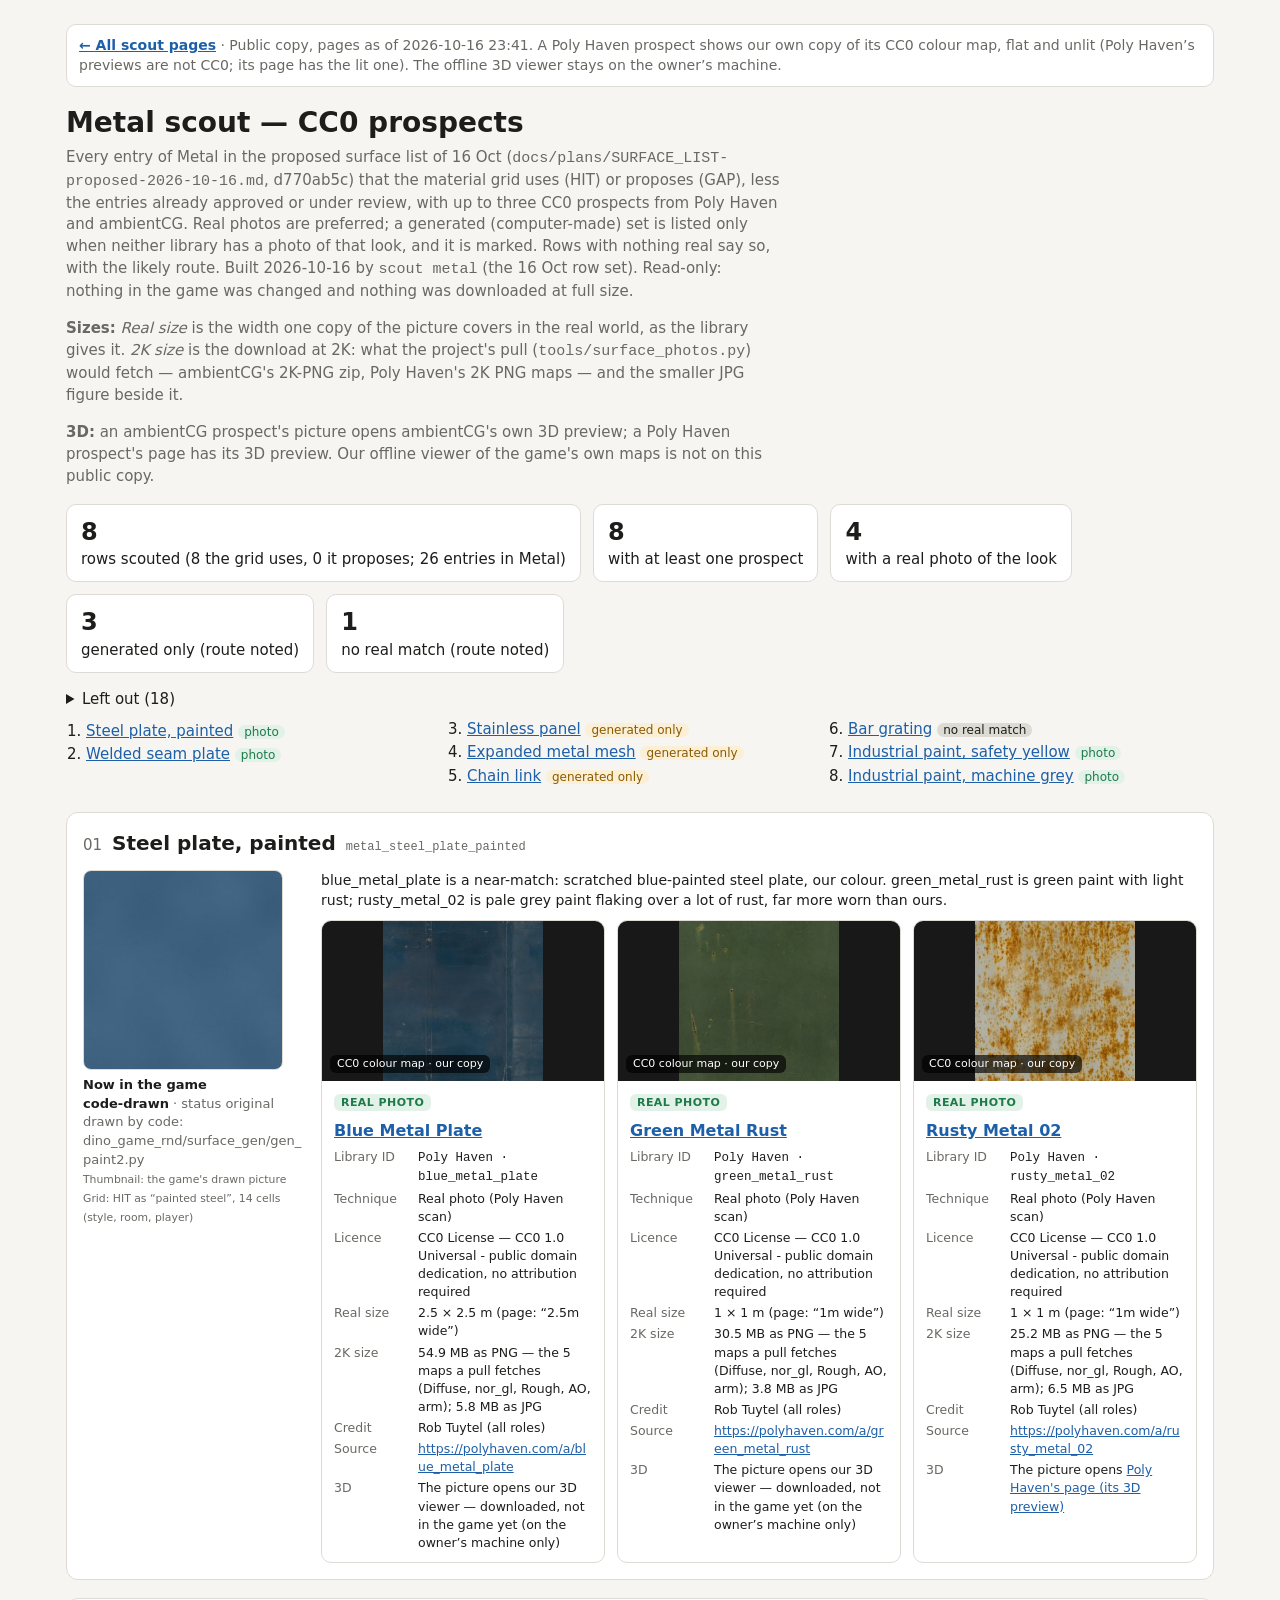
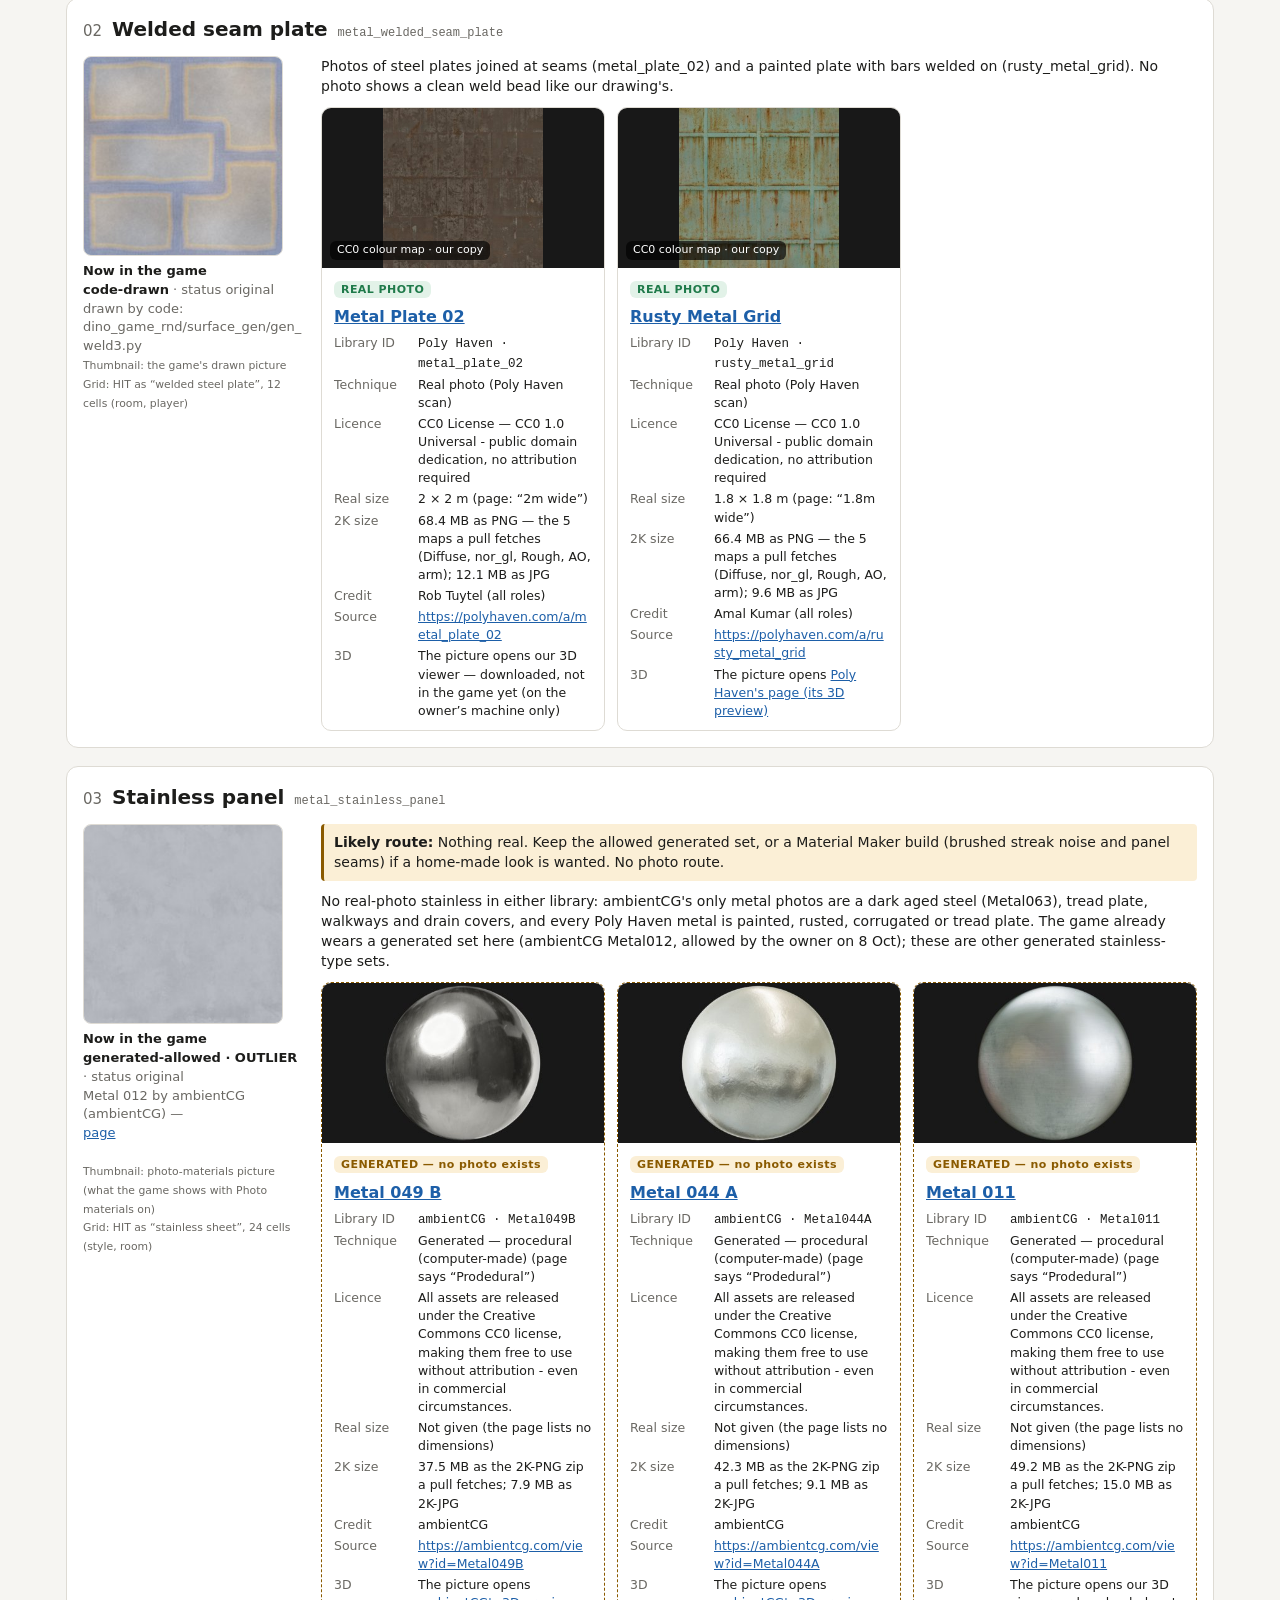
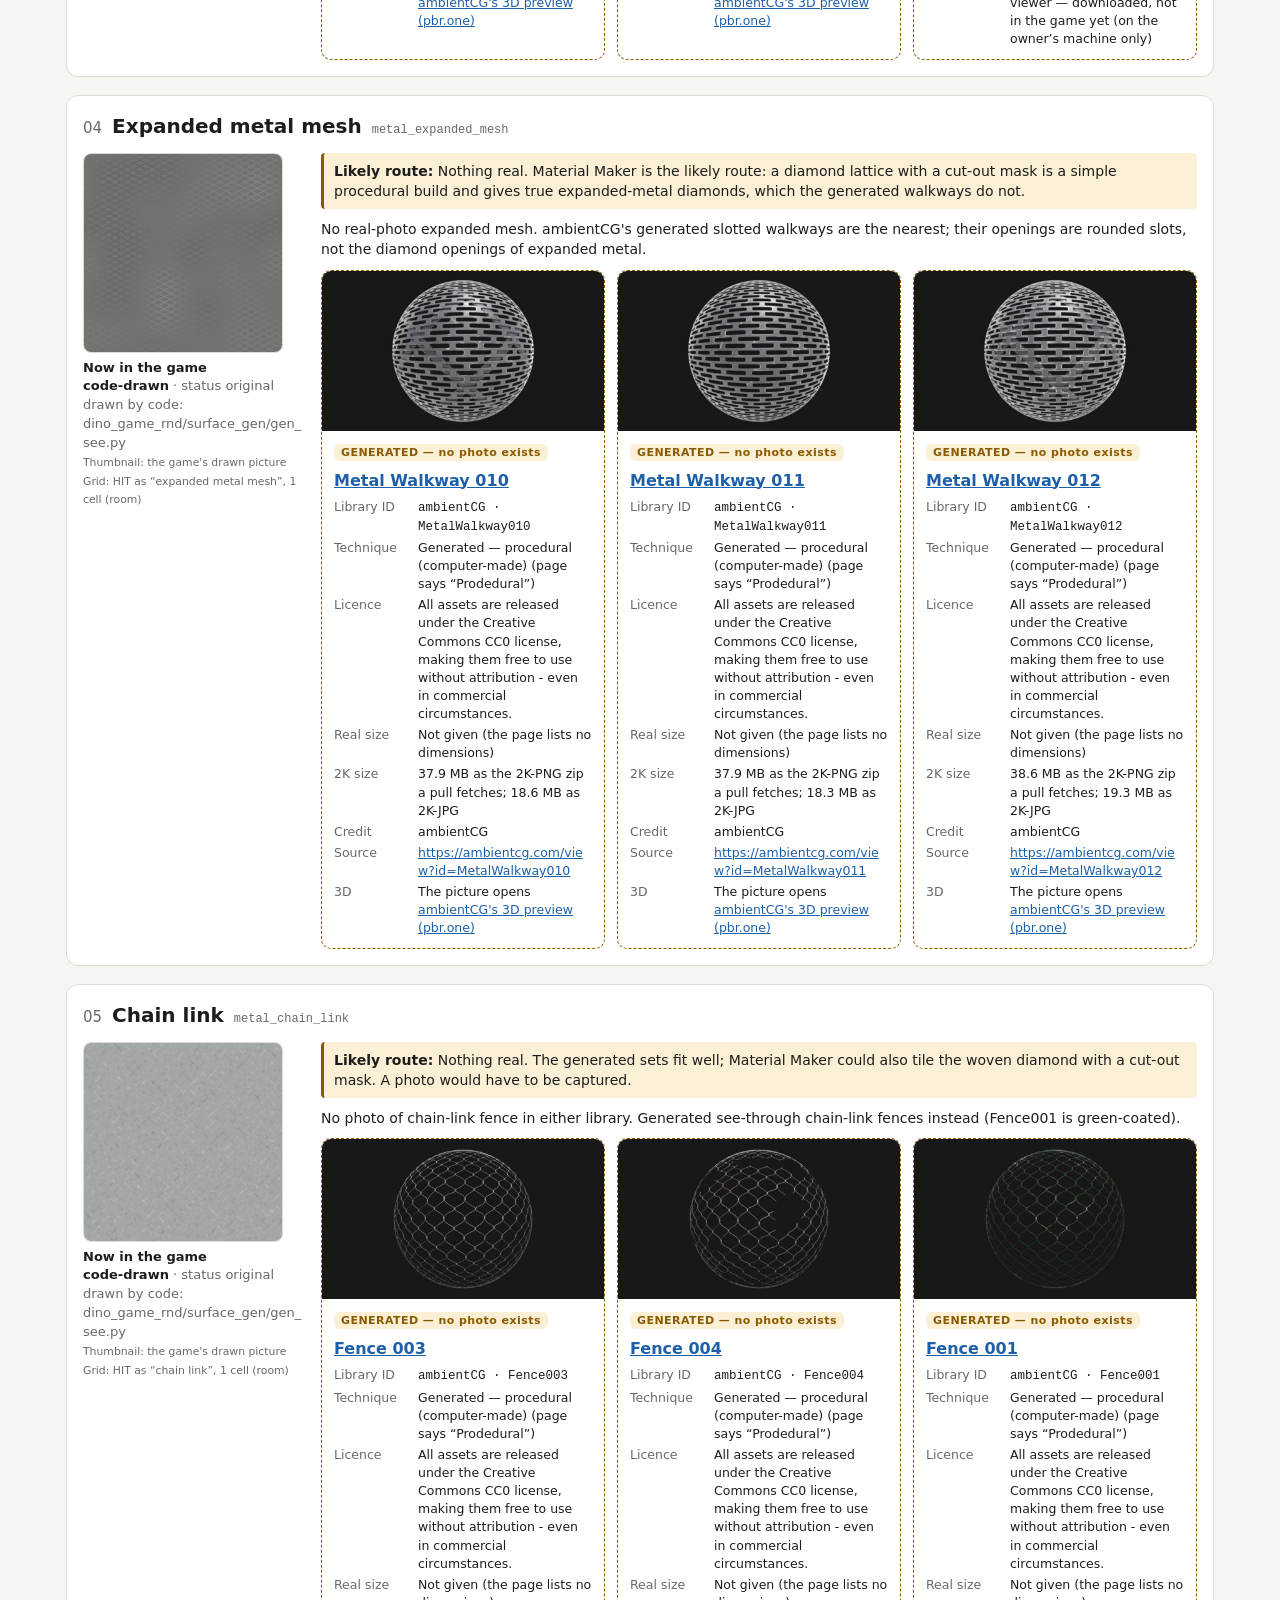
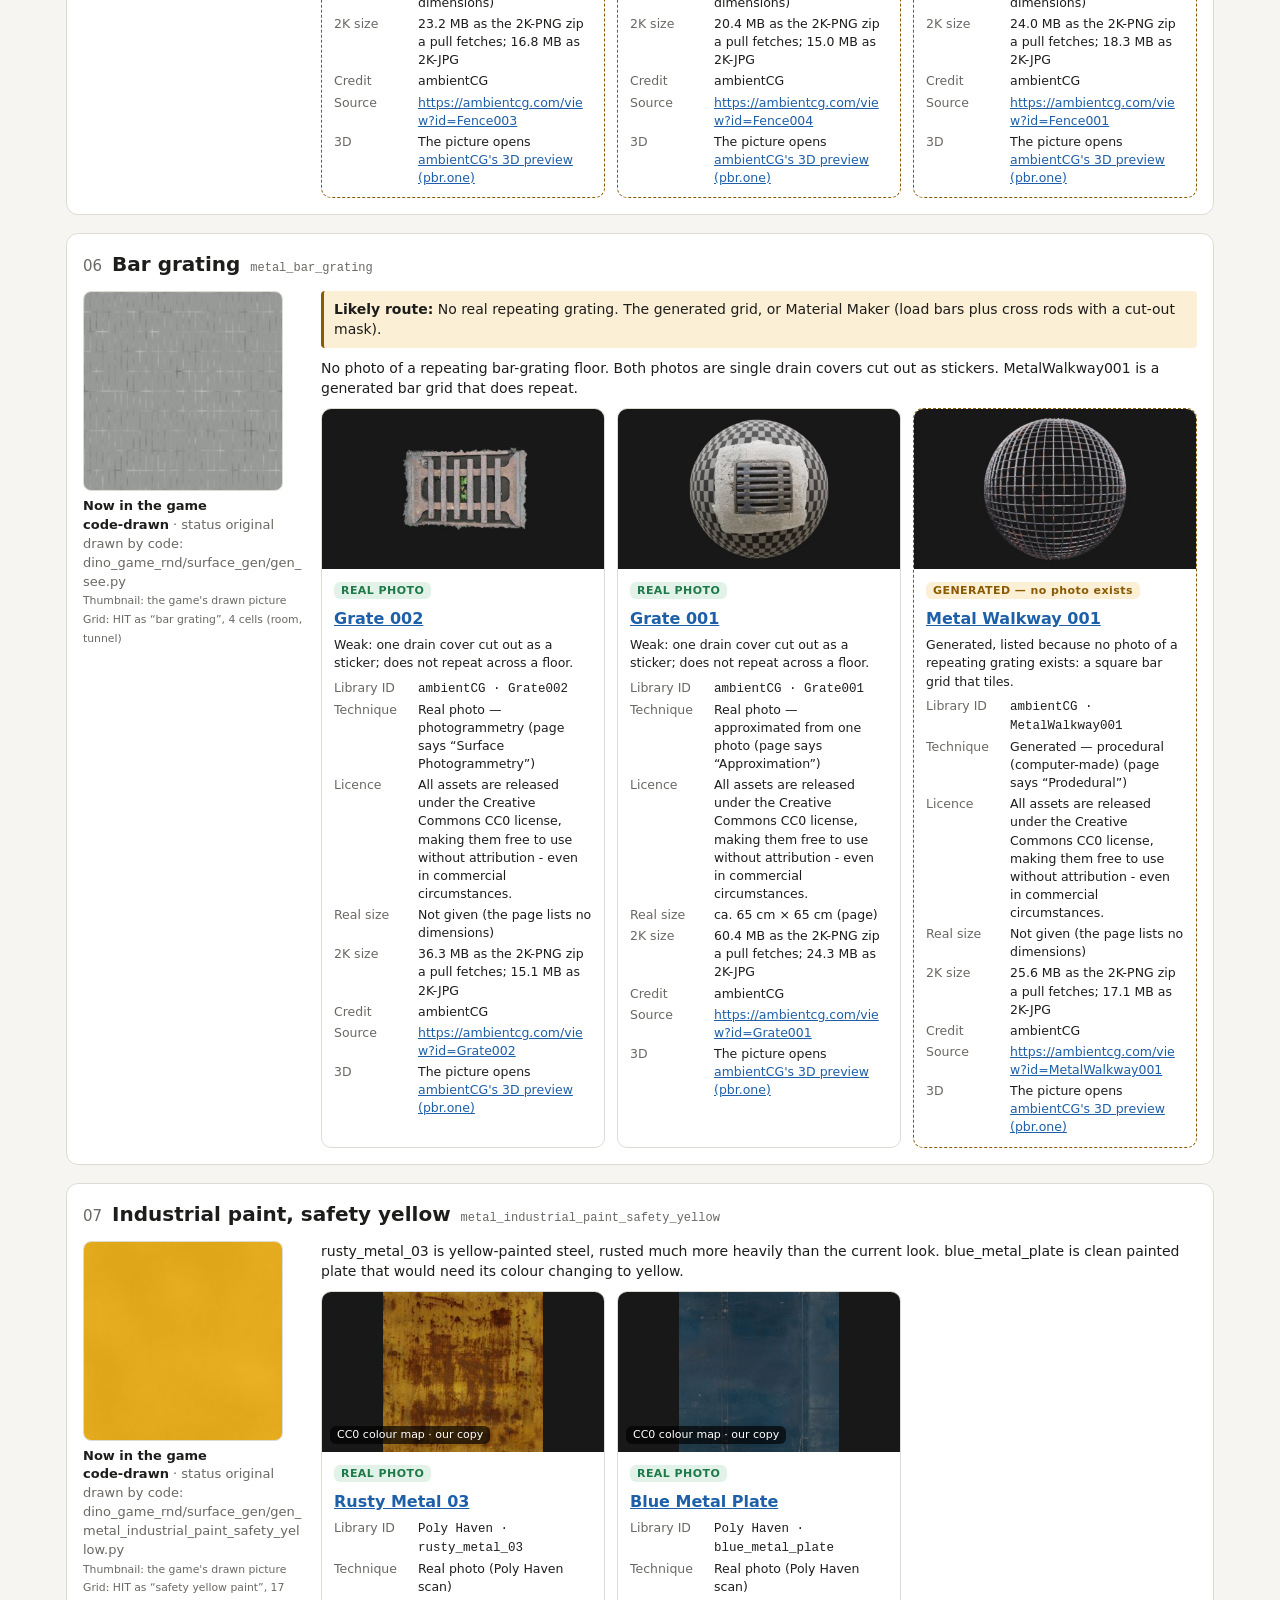
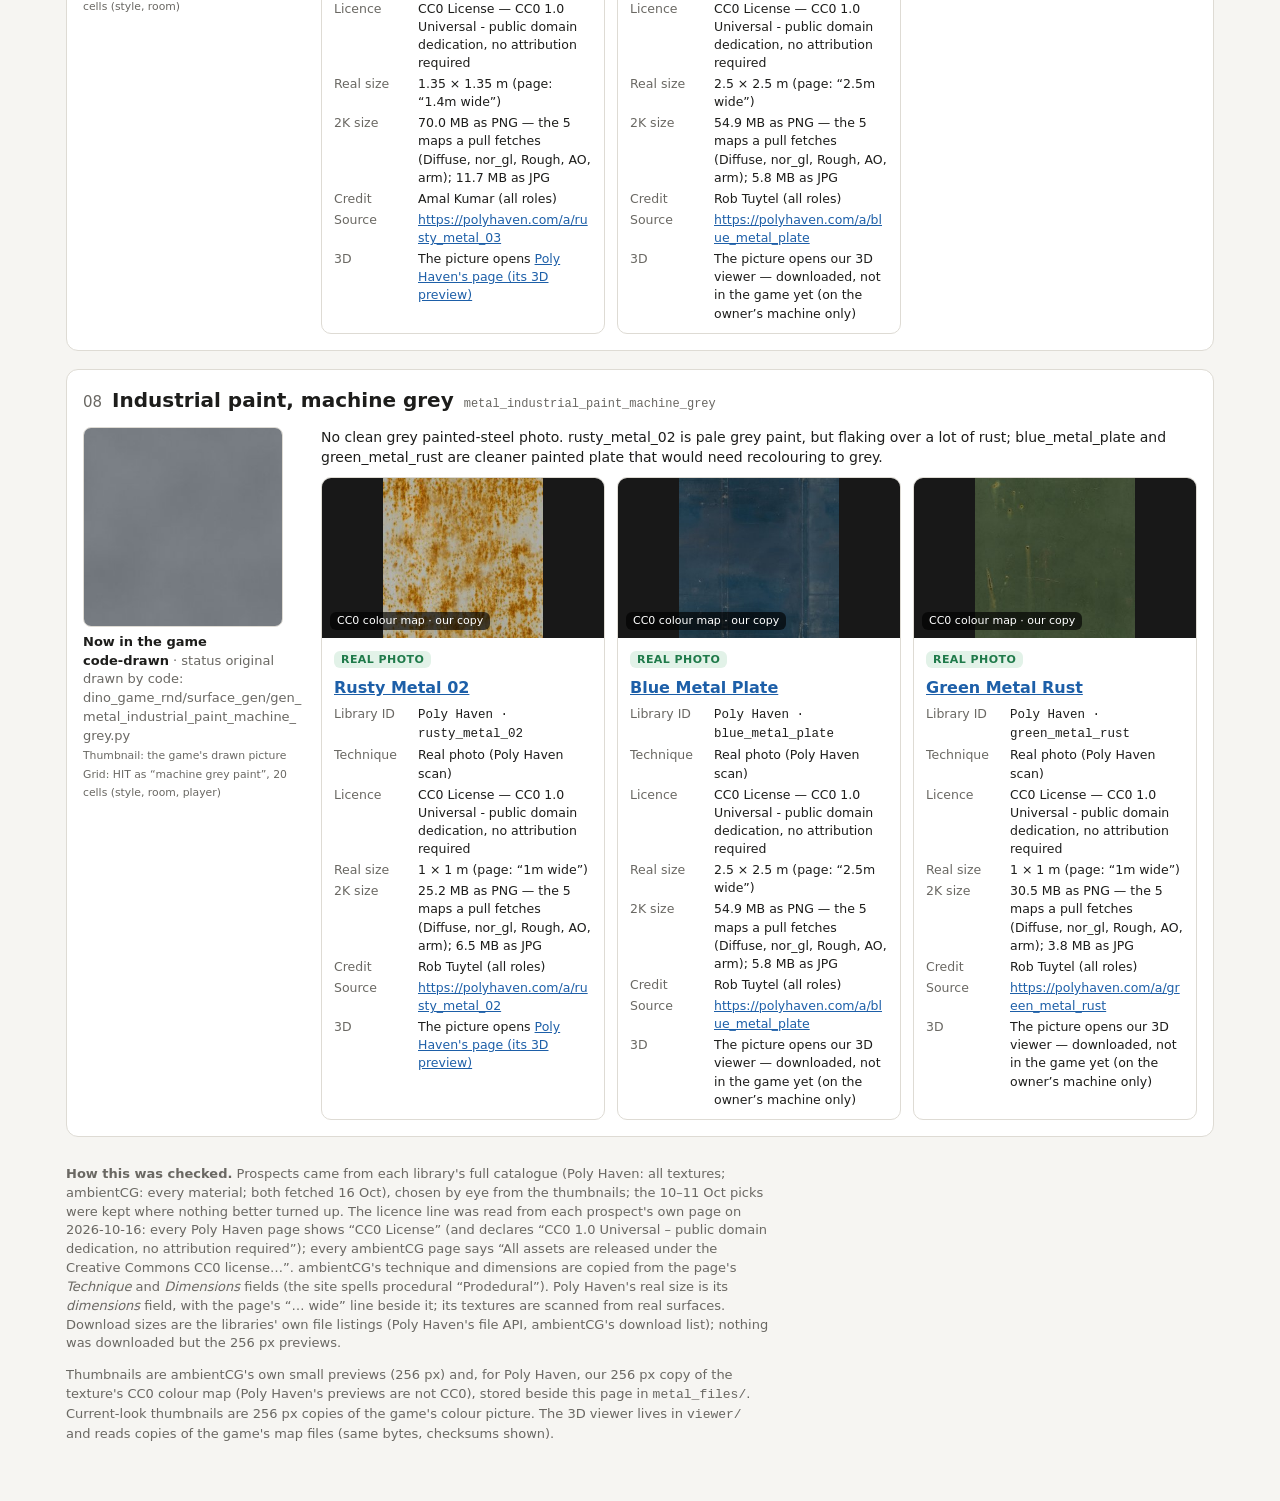
<file: metal.html>
<!doctype html><html lang="en"><head><meta charset="utf-8"><meta name="viewport" content="width=device-width,initial-scale=1">
<title>Metal Scout</title><style>:root{--bg:#f6f5f2;--card:#fff;--ink:#1d1d1b;--mute:#6a6863;--line:#dedbd4;--photo:#1f7a4a;--photobg:#e2f2e8;--gen:#8a5a00;--genbg:#fbefd6;--link:#1d5fa8}
@media (prefers-color-scheme:dark){:root:not([data-theme="light"]){--bg:#161615;--card:#211f1d;--ink:#ecebe7;--mute:#a19e97;--line:#3a3834;--photo:#7ed3a0;--photobg:#183526;--gen:#f0c16b;--genbg:#3a2c12;--link:#8ab8f0}}
:root[data-theme="dark"]{--bg:#161615;--card:#211f1d;--ink:#ecebe7;--mute:#a19e97;--line:#3a3834;--photo:#7ed3a0;--photobg:#183526;--gen:#f0c16b;--genbg:#3a2c12;--link:#8ab8f0}
*{box-sizing:border-box}body{margin:0;background:var(--bg);color:var(--ink);font:15px/1.45 system-ui,-apple-system,"Segoe UI",sans-serif}
main{max-width:1180px;margin:0 auto;padding:24px 16px 64px}a{color:var(--link)}
h1{font-size:28px;margin:0 0 4px}.lede{color:var(--mute);margin:0 0 16px;max-width:75ch}
.stats{display:flex;gap:12px;flex-wrap:wrap;margin:16px 0}.stat{background:var(--card);border:1px solid var(--line);border-radius:10px;padding:10px 14px}.stat b{display:block;font-size:24px}
.toc{columns:3 220px;padding-left:20px;margin:8px 0 24px}.toc li{break-inside:avoid;margin:2px 0}.toc span{font-size:12px;padding:0 6px;border-radius:8px}.ok{background:var(--photobg);color:var(--photo)}.gn{background:var(--genbg);color:var(--gen)}
section{background:var(--card);border:1px solid var(--line);border-radius:12px;padding:16px;margin:0 0 18px}
.rh{display:flex;align-items:baseline;gap:10px;flex-wrap:wrap;margin-bottom:12px}.rh h2{margin:0;font-size:20px}.num{color:var(--mute);font-variant-numeric:tabular-nums}.key{color:var(--mute);font-size:12px}
.row{display:grid;grid-template-columns:220px 1fr;gap:18px}@media (max-width:720px){.row{grid-template-columns:1fr}}
.cur{margin:0}.cur img{width:200px;height:200px;object-fit:cover;border-radius:8px;border:1px solid var(--line);display:block}.cur figcaption{overflow-wrap:anywhere;font-size:13px;margin-top:6px;color:var(--mute)}.cur b{color:var(--ink)}.g{font-weight:600;color:var(--ink)}
.note{margin:0 0 10px;font-size:14px}.pgrid{display:grid;grid-template-columns:repeat(auto-fill,minmax(250px,1fr));gap:12px}
.p{border:1px solid var(--line);border-radius:10px;overflow:hidden;display:flex;flex-direction:column}.p.is-gen{border-style:dashed;border-color:var(--gen)}
.p img{width:100%;height:160px;object-fit:contain;background:#181818;display:block}.pb{padding:10px 12px}.pb h4{margin:6px 0 6px;font-size:16px}
.tag{font-size:11px;font-weight:700;letter-spacing:.04em;padding:2px 7px;border-radius:6px}.tag.photo{background:var(--photobg);color:var(--photo)}.tag.gen{background:var(--genbg);color:var(--gen)}
dl{display:grid;grid-template-columns:76px 1fr;gap:3px 8px;margin:0;font-size:12.5px}dt{color:var(--mute)}dd{margin:0;overflow-wrap:anywhere}
.none{color:var(--mute);font-style:italic}footer{color:var(--mute);font-size:13px;margin-top:28px;max-width:85ch}
.cur a{display:block;width:200px}.p>a{display:block}
.tag.pick{background:var(--link);color:var(--card)}.p.is-pick{border:2px solid var(--link)}.pulled-status{margin:0 0 10px;font-size:14px}
details.pulled{margin:28px 0 0;border-top:1px solid var(--line);padding-top:12px}details.pulled>summary{cursor:pointer;font-size:20px;font-weight:600;margin:0 0 12px;padding:6px 0}

.tag.gap{background:var(--link);color:var(--card)}.nr{background:var(--line);color:var(--ink)}
.ph-gap{width:200px;height:200px;border-radius:8px;border:1px dashed var(--mute);display:flex;align-items:center;justify-content:center;text-align:center;padding:14px;color:var(--mute);font-size:13px}
.route{margin:0 0 10px;font-size:14px;padding:8px 10px;border-left:3px solid var(--gen);background:var(--genbg);border-radius:4px}
.fit{font-size:12.5px;margin:0 0 6px;color:var(--ink)}
</style><meta name="robots" content="noindex"><style>
.pub-bar{margin:0 0 16px;padding:10px 12px;border:1px solid var(--line);border-radius:10px;background:var(--card);font-size:14px;color:var(--mute)}
.pub-bar a{font-weight:600}
.pub-out{display:flex;align-items:center;justify-content:center;text-align:center;height:160px;padding:12px;background:var(--bg);color:var(--mute);font-size:13px;border-bottom:1px solid var(--line)}
.cur .pub-out{width:200px;height:200px;border:1px dashed var(--mute);border-radius:8px}
.phmap{position:relative;display:block}.phmap small{position:absolute;left:8px;bottom:8px;font-size:11px;line-height:1.3;padding:2px 7px;border-radius:6px;background:rgba(0,0,0,.65);color:#fff}
</style></head><body><main><p class="pub-bar"><a href="./">← All scout pages</a> · Public copy, pages as of 2026-10-16 23:41. A Poly Haven prospect shows our own copy of its CC0 colour map, flat and unlit (Poly Haven’s previews are not CC0; its page has the lit one). The offline 3D viewer stays on the owner’s machine.</p>
<h1>Metal scout — CC0 prospects</h1>
<p class="lede">Every entry of Metal in the proposed surface list of 16 Oct (<code>docs/plans/SURFACE_LIST-proposed-2026-10-16.md</code>, d770ab5c) that the material grid uses (HIT) or proposes (GAP), less the entries already approved or under review, with up to three CC0 prospects from Poly Haven and ambientCG. Real photos are preferred; a generated (computer-made) set is listed only when neither library has a photo of that look, and it is marked. Rows with nothing real say so, with the likely route. Built 2026-10-16 by <code>scout metal</code> (the 16 Oct row set). Read-only: nothing in the game was changed and nothing was downloaded at full size.</p>
<p class="lede"><b>Sizes:</b> <i>Real size</i> is the width one copy of the picture covers in the real world, as the library gives it. <i>2K size</i> is the download at 2K: what the project's pull (<code>tools/surface_photos.py</code>) would fetch — ambientCG's 2K-PNG zip, Poly Haven's 2K PNG maps — and the smaller JPG figure beside it.</p>
<p class="lede"><b>3D:</b> an ambientCG prospect's picture opens ambientCG's own 3D preview; a Poly Haven prospect's page has its 3D preview. Our offline viewer of the game's own maps is not on this public copy.</p>
<div class="stats"><div class="stat"><b>8</b>rows scouted (8 the grid uses, 0 it proposes; 26 entries in Metal)</div><div class="stat"><b>8</b>with at least one prospect</div><div class="stat"><b>4</b>with a real photo of the look</div><div class="stat"><b>3</b>generated only (route noted)</div><div class="stat"><b>1</b>no real match (route noted)</div></div>
<details><summary>Left out (18)</summary><ul><li>Steel plate, clean — [UNUSED?] in the list (no grid cell uses it)</li><li>Steel plate, brushed — [UNUSED?] in the list (no grid cell uses it)</li><li>Riveted plate — [UNUSED?] in the list (no grid cell uses it)</li><li>Diamond / checker plate — approved</li><li>Corrugated steel wall — under review (pick corrugated_iron_03, pulled 2026-10-10)</li><li>Corrugated steel, rusted — [UNUSED?] in the list (no grid cell uses it)</li><li>Galvanised sheet — under review (pick ambientcg:Metal014, pulled 2026-10-10)</li><li>Aluminium panel — approved (pick ambientcg:Metal050C, pulled 2026-10-10)</li><li>Copper, new — [UNUSED?] in the list (no grid cell uses it)</li><li>Copper, patinated — [UNUSED?] in the list (no grid cell uses it)</li><li>Brass — [UNUSED?] in the list (no grid cell uses it)</li><li>Bronze — [UNUSED?] in the list (no grid cell uses it)</li><li>Cast iron — [UNUSED?] in the list (no grid cell uses it)</li><li>Corten / weathering steel — [UNUSED?] in the list (no grid cell uses it)</li><li>Rusted steel — [UNUSED?] in the list (no grid cell uses it)</li><li>Perforated metal — [UNUSED?] in the list (no grid cell uses it)</li><li>Wire mesh / rebar grid — [UNUSED?] in the list (no grid cell uses it)</li><li>Ductwork / HVAC panel — under review (pick ambientcg:Metal044B, pulled 2026-10-10)</li></ul></details>
<ol class="toc"><li><a href="#metal_steel_plate_painted">Steel plate, painted</a> <span class="ok">photo</span></li><li><a href="#metal_welded_seam_plate">Welded seam plate</a> <span class="ok">photo</span></li><li><a href="#metal_stainless_panel">Stainless panel</a> <span class="gn">generated only</span></li><li><a href="#metal_expanded_mesh">Expanded metal mesh</a> <span class="gn">generated only</span></li><li><a href="#metal_chain_link">Chain link</a> <span class="gn">generated only</span></li><li><a href="#metal_bar_grating">Bar grating</a> <span class="nr">no real match</span></li><li><a href="#metal_industrial_paint_safety_yellow">Industrial paint, safety yellow</a> <span class="ok">photo</span></li><li><a href="#metal_industrial_paint_machine_grey">Industrial paint, machine grey</a> <span class="ok">photo</span></li></ol>
<section id="metal_steel_plate_painted">
<header class="rh"><span class="num">01</span><h2>Steel plate, painted</h2><code class="key">metal_steel_plate_painted</code></header>
<div class="row"><figure class="cur"><img src="metal_files/current_metal_steel_plate_painted.jpg" alt="current look of Steel plate, painted" width="200" height="200">
<figcaption><b>Now in the game</b><br><span class="g">code-drawn</span> · status original<br>drawn by code: dino_game_rnd/surface_gen/gen_paint2.py<br><small>Thumbnail: the game&#x27;s drawn picture</small><br><small>Grid: HIT as “painted steel”, 14 cells (style, room, player)</small></figcaption></figure>
<div class="ps"><p class="note">blue_metal_plate is a near-match: scratched blue-painted steel plate, our colour. green_metal_rust is green paint with light rust; rusty_metal_02 is pale grey paint flaking over a lot of rust, far more worn than ours.</p><div class="pgrid"><article class="p">
<span class="phmap"><img src="metal_files/phmap_blue_metal_plate.jpg" alt="Blue Metal Plate" width="160" height="160"><small>CC0 colour map · our copy</small></span>
<div class="pb"><span class="tag photo">REAL PHOTO</span>
<h4><a href="https://polyhaven.com/a/blue_metal_plate" target="_blank" rel="noopener">Blue Metal Plate</a></h4>
<dl><dt>Library ID</dt><dd><code>Poly Haven · blue_metal_plate</code></dd>
<dt>Technique</dt><dd>Real photo (Poly Haven scan)</dd>
<dt>Licence</dt><dd>CC0 License — CC0 1.0 Universal - public domain dedication, no attribution required</dd>
<dt>Real size</dt><dd>2.5 × 2.5 m (page: “2.5m wide”)</dd>
<dt>2K size</dt><dd>54.9 MB as PNG — the 5 maps a pull fetches (Diffuse, nor_gl, Rough, AO, arm); 5.8 MB as JPG</dd>
<dt>Credit</dt><dd>Rob Tuytel (all roles)</dd>
<dt>Source</dt><dd><a href="https://polyhaven.com/a/blue_metal_plate" target="_blank" rel="noopener">https://polyhaven.com/a/blue_metal_plate</a></dd>
<dt>3D</dt><dd>The picture opens our 3D viewer — downloaded, not in the game yet (on the owner’s machine only)</dd></dl></div></article><article class="p">
<span class="phmap"><img src="metal_files/phmap_green_metal_rust.jpg" alt="Green Metal Rust" width="160" height="160"><small>CC0 colour map · our copy</small></span>
<div class="pb"><span class="tag photo">REAL PHOTO</span>
<h4><a href="https://polyhaven.com/a/green_metal_rust" target="_blank" rel="noopener">Green Metal Rust</a></h4>
<dl><dt>Library ID</dt><dd><code>Poly Haven · green_metal_rust</code></dd>
<dt>Technique</dt><dd>Real photo (Poly Haven scan)</dd>
<dt>Licence</dt><dd>CC0 License — CC0 1.0 Universal - public domain dedication, no attribution required</dd>
<dt>Real size</dt><dd>1 × 1 m (page: “1m wide”)</dd>
<dt>2K size</dt><dd>30.5 MB as PNG — the 5 maps a pull fetches (Diffuse, nor_gl, Rough, AO, arm); 3.8 MB as JPG</dd>
<dt>Credit</dt><dd>Rob Tuytel (all roles)</dd>
<dt>Source</dt><dd><a href="https://polyhaven.com/a/green_metal_rust" target="_blank" rel="noopener">https://polyhaven.com/a/green_metal_rust</a></dd>
<dt>3D</dt><dd>The picture opens our 3D viewer — downloaded, not in the game yet (on the owner’s machine only)</dd></dl></div></article><article class="p">
<a href="https://polyhaven.com/a/rusty_metal_02" target="_blank" rel="noopener" title="Open in 3D: Poly Haven&#x27;s page (its 3D preview)"><span class="phmap"><img src="metal_files/phmap_rusty_metal_02.jpg" alt="Rusty Metal 02" width="160" height="160"><small>CC0 colour map · our copy</small></span></a>
<div class="pb"><span class="tag photo">REAL PHOTO</span>
<h4><a href="https://polyhaven.com/a/rusty_metal_02" target="_blank" rel="noopener">Rusty Metal 02</a></h4>
<dl><dt>Library ID</dt><dd><code>Poly Haven · rusty_metal_02</code></dd>
<dt>Technique</dt><dd>Real photo (Poly Haven scan)</dd>
<dt>Licence</dt><dd>CC0 License — CC0 1.0 Universal - public domain dedication, no attribution required</dd>
<dt>Real size</dt><dd>1 × 1 m (page: “1m wide”)</dd>
<dt>2K size</dt><dd>25.2 MB as PNG — the 5 maps a pull fetches (Diffuse, nor_gl, Rough, AO, arm); 6.5 MB as JPG</dd>
<dt>Credit</dt><dd>Rob Tuytel (all roles)</dd>
<dt>Source</dt><dd><a href="https://polyhaven.com/a/rusty_metal_02" target="_blank" rel="noopener">https://polyhaven.com/a/rusty_metal_02</a></dd>
<dt>3D</dt><dd>The picture opens <a href="https://polyhaven.com/a/rusty_metal_02" target="_blank" rel="noopener">Poly Haven&#x27;s page (its 3D preview)</a></dd></dl></div></article></div></div></div></section><section id="metal_welded_seam_plate">
<header class="rh"><span class="num">02</span><h2>Welded seam plate</h2><code class="key">metal_welded_seam_plate</code></header>
<div class="row"><figure class="cur"><img src="metal_files/current_metal_welded_seam_plate.jpg" alt="current look of Welded seam plate" width="200" height="200">
<figcaption><b>Now in the game</b><br><span class="g">code-drawn</span> · status original<br>drawn by code: dino_game_rnd/surface_gen/gen_weld3.py<br><small>Thumbnail: the game&#x27;s drawn picture</small><br><small>Grid: HIT as “welded steel plate”, 12 cells (room, player)</small></figcaption></figure>
<div class="ps"><p class="note">Photos of steel plates joined at seams (metal_plate_02) and a painted plate with bars welded on (rusty_metal_grid). No photo shows a clean weld bead like our drawing&#x27;s.</p><div class="pgrid"><article class="p">
<span class="phmap"><img src="metal_files/phmap_metal_plate_02.jpg" alt="Metal Plate 02" width="160" height="160"><small>CC0 colour map · our copy</small></span>
<div class="pb"><span class="tag photo">REAL PHOTO</span>
<h4><a href="https://polyhaven.com/a/metal_plate_02" target="_blank" rel="noopener">Metal Plate 02</a></h4>
<dl><dt>Library ID</dt><dd><code>Poly Haven · metal_plate_02</code></dd>
<dt>Technique</dt><dd>Real photo (Poly Haven scan)</dd>
<dt>Licence</dt><dd>CC0 License — CC0 1.0 Universal - public domain dedication, no attribution required</dd>
<dt>Real size</dt><dd>2 × 2 m (page: “2m wide”)</dd>
<dt>2K size</dt><dd>68.4 MB as PNG — the 5 maps a pull fetches (Diffuse, nor_gl, Rough, AO, arm); 12.1 MB as JPG</dd>
<dt>Credit</dt><dd>Rob Tuytel (all roles)</dd>
<dt>Source</dt><dd><a href="https://polyhaven.com/a/metal_plate_02" target="_blank" rel="noopener">https://polyhaven.com/a/metal_plate_02</a></dd>
<dt>3D</dt><dd>The picture opens our 3D viewer — downloaded, not in the game yet (on the owner’s machine only)</dd></dl></div></article><article class="p">
<a href="https://polyhaven.com/a/rusty_metal_grid" target="_blank" rel="noopener" title="Open in 3D: Poly Haven&#x27;s page (its 3D preview)"><span class="phmap"><img src="metal_files/phmap_rusty_metal_grid.jpg" alt="Rusty Metal Grid" width="160" height="160"><small>CC0 colour map · our copy</small></span></a>
<div class="pb"><span class="tag photo">REAL PHOTO</span>
<h4><a href="https://polyhaven.com/a/rusty_metal_grid" target="_blank" rel="noopener">Rusty Metal Grid</a></h4>
<dl><dt>Library ID</dt><dd><code>Poly Haven · rusty_metal_grid</code></dd>
<dt>Technique</dt><dd>Real photo (Poly Haven scan)</dd>
<dt>Licence</dt><dd>CC0 License — CC0 1.0 Universal - public domain dedication, no attribution required</dd>
<dt>Real size</dt><dd>1.8 × 1.8 m (page: “1.8m wide”)</dd>
<dt>2K size</dt><dd>66.4 MB as PNG — the 5 maps a pull fetches (Diffuse, nor_gl, Rough, AO, arm); 9.6 MB as JPG</dd>
<dt>Credit</dt><dd>Amal Kumar (all roles)</dd>
<dt>Source</dt><dd><a href="https://polyhaven.com/a/rusty_metal_grid" target="_blank" rel="noopener">https://polyhaven.com/a/rusty_metal_grid</a></dd>
<dt>3D</dt><dd>The picture opens <a href="https://polyhaven.com/a/rusty_metal_grid" target="_blank" rel="noopener">Poly Haven&#x27;s page (its 3D preview)</a></dd></dl></div></article></div></div></div></section><section id="metal_stainless_panel">
<header class="rh"><span class="num">03</span><h2>Stainless panel</h2><code class="key">metal_stainless_panel</code></header>
<div class="row"><figure class="cur"><img src="metal_files/current_metal_stainless_panel.jpg" alt="current look of Stainless panel" width="200" height="200">
<figcaption><b>Now in the game</b><br><span class="g">generated-allowed · OUTLIER</span> · status original<br>Metal 012 by ambientCG (ambientCG) — <a href="https://ambientcg.com/a/Metal012" target="_blank" rel="noopener">page</a><br><small>Thumbnail: photo-materials picture (what the game shows with Photo materials on)</small><br><small>Grid: HIT as “stainless sheet”, 24 cells (style, room)</small></figcaption></figure>
<div class="ps"><p class="route"><b>Likely route:</b> Nothing real. Keep the allowed generated set, or a Material Maker build (brushed streak noise and panel seams) if a home-made look is wanted. No photo route.</p><p class="note">No real-photo stainless in either library: ambientCG&#x27;s only metal photos are a dark aged steel (Metal063), tread plate, walkways and drain covers, and every Poly Haven metal is painted, rusted, corrugated or tread plate. The game already wears a generated set here (ambientCG Metal012, allowed by the owner on 8 Oct); these are other generated stainless-type sets.</p><div class="pgrid"><article class="p is-gen">
<a href="https://releases.pbr.one/main/material-shading.html#normal_type=directx&amp;color_url=https://f003.backblazeb2.com/file/ambientCG-Web/media/surface-preview/Metal049B/Metal049B_SQ_Color.jpg?17895&amp;displacement_url=https://f003.backblazeb2.com/file/ambientCG-Web/media/surface-preview/Metal049B/Metal049B_SQ_Displacement.jpg?23283&amp;normal_url=https://f003.backblazeb2.com/file/ambientCG-Web/media/surface-preview/Metal049B/Metal049B_SQ_NormalDX.jpg?93762&amp;roughness_url=https://f003.backblazeb2.com/file/ambientCG-Web/media/surface-preview/Metal049B/Metal049B_SQ_Roughness.jpg?99820&amp;metalness_url=https://f003.backblazeb2.com/file/ambientCG-Web/media/surface-preview/Metal049B/Metal049B_SQ_Metalness.jpg?34770" target="_blank" rel="noopener" title="Open in 3D: ambientCG&#x27;s 3D preview (pbr.one)"><img src="metal_files/acg_Metal049B.jpg" alt="Metal 049 B" width="160" height="160"></a>
<div class="pb"><span class="tag gen">GENERATED — no photo exists</span>
<h4><a href="https://ambientcg.com/view?id=Metal049B" target="_blank" rel="noopener">Metal 049 B</a></h4>
<dl><dt>Library ID</dt><dd><code>ambientCG · Metal049B</code></dd>
<dt>Technique</dt><dd>Generated — procedural (computer-made) (page says “Prodedural”)</dd>
<dt>Licence</dt><dd>All assets are released under the Creative Commons CC0 license, making them free to use without attribution - even in commercial circumstances.</dd>
<dt>Real size</dt><dd>Not given (the page lists no dimensions)</dd>
<dt>2K size</dt><dd>37.5 MB as the 2K-PNG zip a pull fetches; 7.9 MB as 2K-JPG</dd>
<dt>Credit</dt><dd>ambientCG</dd>
<dt>Source</dt><dd><a href="https://ambientcg.com/view?id=Metal049B" target="_blank" rel="noopener">https://ambientcg.com/view?id=Metal049B</a></dd>
<dt>3D</dt><dd>The picture opens <a href="https://releases.pbr.one/main/material-shading.html#normal_type=directx&amp;color_url=https://f003.backblazeb2.com/file/ambientCG-Web/media/surface-preview/Metal049B/Metal049B_SQ_Color.jpg?17895&amp;displacement_url=https://f003.backblazeb2.com/file/ambientCG-Web/media/surface-preview/Metal049B/Metal049B_SQ_Displacement.jpg?23283&amp;normal_url=https://f003.backblazeb2.com/file/ambientCG-Web/media/surface-preview/Metal049B/Metal049B_SQ_NormalDX.jpg?93762&amp;roughness_url=https://f003.backblazeb2.com/file/ambientCG-Web/media/surface-preview/Metal049B/Metal049B_SQ_Roughness.jpg?99820&amp;metalness_url=https://f003.backblazeb2.com/file/ambientCG-Web/media/surface-preview/Metal049B/Metal049B_SQ_Metalness.jpg?34770" target="_blank" rel="noopener">ambientCG&#x27;s 3D preview (pbr.one)</a></dd></dl></div></article><article class="p is-gen">
<a href="https://releases.pbr.one/main/material-shading.html#normal_type=directx&amp;color_url=https://f003.backblazeb2.com/file/ambientCG-Web/media/surface-preview/Metal044A/Metal044A_SQ_Color.jpg?53619&amp;displacement_url=https://f003.backblazeb2.com/file/ambientCG-Web/media/surface-preview/Metal044A/Metal044A_SQ_Displacement.jpg?6786&amp;normal_url=https://f003.backblazeb2.com/file/ambientCG-Web/media/surface-preview/Metal044A/Metal044A_SQ_NormalDX.jpg?39842&amp;roughness_url=https://f003.backblazeb2.com/file/ambientCG-Web/media/surface-preview/Metal044A/Metal044A_SQ_Roughness.jpg?66645&amp;metalness_url=https://f003.backblazeb2.com/file/ambientCG-Web/media/surface-preview/Metal044A/Metal044A_SQ_Metalness.jpg?52188" target="_blank" rel="noopener" title="Open in 3D: ambientCG&#x27;s 3D preview (pbr.one)"><img src="metal_files/acg_Metal044A.jpg" alt="Metal 044 A" width="160" height="160"></a>
<div class="pb"><span class="tag gen">GENERATED — no photo exists</span>
<h4><a href="https://ambientcg.com/view?id=Metal044A" target="_blank" rel="noopener">Metal 044 A</a></h4>
<dl><dt>Library ID</dt><dd><code>ambientCG · Metal044A</code></dd>
<dt>Technique</dt><dd>Generated — procedural (computer-made) (page says “Prodedural”)</dd>
<dt>Licence</dt><dd>All assets are released under the Creative Commons CC0 license, making them free to use without attribution - even in commercial circumstances.</dd>
<dt>Real size</dt><dd>Not given (the page lists no dimensions)</dd>
<dt>2K size</dt><dd>42.3 MB as the 2K-PNG zip a pull fetches; 9.1 MB as 2K-JPG</dd>
<dt>Credit</dt><dd>ambientCG</dd>
<dt>Source</dt><dd><a href="https://ambientcg.com/view?id=Metal044A" target="_blank" rel="noopener">https://ambientcg.com/view?id=Metal044A</a></dd>
<dt>3D</dt><dd>The picture opens <a href="https://releases.pbr.one/main/material-shading.html#normal_type=directx&amp;color_url=https://f003.backblazeb2.com/file/ambientCG-Web/media/surface-preview/Metal044A/Metal044A_SQ_Color.jpg?53619&amp;displacement_url=https://f003.backblazeb2.com/file/ambientCG-Web/media/surface-preview/Metal044A/Metal044A_SQ_Displacement.jpg?6786&amp;normal_url=https://f003.backblazeb2.com/file/ambientCG-Web/media/surface-preview/Metal044A/Metal044A_SQ_NormalDX.jpg?39842&amp;roughness_url=https://f003.backblazeb2.com/file/ambientCG-Web/media/surface-preview/Metal044A/Metal044A_SQ_Roughness.jpg?66645&amp;metalness_url=https://f003.backblazeb2.com/file/ambientCG-Web/media/surface-preview/Metal044A/Metal044A_SQ_Metalness.jpg?52188" target="_blank" rel="noopener">ambientCG&#x27;s 3D preview (pbr.one)</a></dd></dl></div></article><article class="p is-gen">
<img src="metal_files/acg_Metal011.jpg" alt="Metal 011" width="160" height="160">
<div class="pb"><span class="tag gen">GENERATED — no photo exists</span>
<h4><a href="https://ambientcg.com/view?id=Metal011" target="_blank" rel="noopener">Metal 011</a></h4>
<dl><dt>Library ID</dt><dd><code>ambientCG · Metal011</code></dd>
<dt>Technique</dt><dd>Generated — procedural (computer-made) (page says “Prodedural”)</dd>
<dt>Licence</dt><dd>All assets are released under the Creative Commons CC0 license, making them free to use without attribution - even in commercial circumstances.</dd>
<dt>Real size</dt><dd>Not given (the page lists no dimensions)</dd>
<dt>2K size</dt><dd>49.2 MB as the 2K-PNG zip a pull fetches; 15.0 MB as 2K-JPG</dd>
<dt>Credit</dt><dd>ambientCG</dd>
<dt>Source</dt><dd><a href="https://ambientcg.com/view?id=Metal011" target="_blank" rel="noopener">https://ambientcg.com/view?id=Metal011</a></dd>
<dt>3D</dt><dd>The picture opens our 3D viewer — downloaded, not in the game yet (on the owner’s machine only)</dd></dl></div></article></div></div></div></section><section id="metal_expanded_mesh">
<header class="rh"><span class="num">04</span><h2>Expanded metal mesh</h2><code class="key">metal_expanded_mesh</code></header>
<div class="row"><figure class="cur"><img src="metal_files/current_metal_expanded_mesh.jpg" alt="current look of Expanded metal mesh" width="200" height="200">
<figcaption><b>Now in the game</b><br><span class="g">code-drawn</span> · status original<br>drawn by code: dino_game_rnd/surface_gen/gen_see.py<br><small>Thumbnail: the game&#x27;s drawn picture</small><br><small>Grid: HIT as “expanded metal mesh”, 1 cell (room)</small></figcaption></figure>
<div class="ps"><p class="route"><b>Likely route:</b> Nothing real. Material Maker is the likely route: a diamond lattice with a cut-out mask is a simple procedural build and gives true expanded-metal diamonds, which the generated walkways do not.</p><p class="note">No real-photo expanded mesh. ambientCG&#x27;s generated slotted walkways are the nearest; their openings are rounded slots, not the diamond openings of expanded metal.</p><div class="pgrid"><article class="p is-gen">
<a href="https://releases.pbr.one/main/material-shading.html#normal_type=directx&amp;color_url=https://f003.backblazeb2.com/file/ambientCG-Web/media/surface-preview/MetalWalkway010/MetalWalkway010_SQ_Color.jpg?93603&amp;displacement_url=https://f003.backblazeb2.com/file/ambientCG-Web/media/surface-preview/MetalWalkway010/MetalWalkway010_SQ_Displacement.jpg?34309&amp;normal_url=https://f003.backblazeb2.com/file/ambientCG-Web/media/surface-preview/MetalWalkway010/MetalWalkway010_SQ_NormalDX.jpg?94890&amp;roughness_url=https://f003.backblazeb2.com/file/ambientCG-Web/media/surface-preview/MetalWalkway010/MetalWalkway010_SQ_Roughness.jpg?85338&amp;opacity_url=https://f003.backblazeb2.com/file/ambientCG-Web/media/surface-preview/MetalWalkway010/MetalWalkway010_SQ_Opacity.jpg?54235&amp;metalness_url=https://f003.backblazeb2.com/file/ambientCG-Web/media/surface-preview/MetalWalkway010/MetalWalkway010_SQ_Metalness.jpg?54875" target="_blank" rel="noopener" title="Open in 3D: ambientCG&#x27;s 3D preview (pbr.one)"><img src="metal_files/acg_MetalWalkway010.jpg" alt="Metal Walkway 010" width="160" height="160"></a>
<div class="pb"><span class="tag gen">GENERATED — no photo exists</span>
<h4><a href="https://ambientcg.com/view?id=MetalWalkway010" target="_blank" rel="noopener">Metal Walkway 010</a></h4>
<dl><dt>Library ID</dt><dd><code>ambientCG · MetalWalkway010</code></dd>
<dt>Technique</dt><dd>Generated — procedural (computer-made) (page says “Prodedural”)</dd>
<dt>Licence</dt><dd>All assets are released under the Creative Commons CC0 license, making them free to use without attribution - even in commercial circumstances.</dd>
<dt>Real size</dt><dd>Not given (the page lists no dimensions)</dd>
<dt>2K size</dt><dd>37.9 MB as the 2K-PNG zip a pull fetches; 18.6 MB as 2K-JPG</dd>
<dt>Credit</dt><dd>ambientCG</dd>
<dt>Source</dt><dd><a href="https://ambientcg.com/view?id=MetalWalkway010" target="_blank" rel="noopener">https://ambientcg.com/view?id=MetalWalkway010</a></dd>
<dt>3D</dt><dd>The picture opens <a href="https://releases.pbr.one/main/material-shading.html#normal_type=directx&amp;color_url=https://f003.backblazeb2.com/file/ambientCG-Web/media/surface-preview/MetalWalkway010/MetalWalkway010_SQ_Color.jpg?93603&amp;displacement_url=https://f003.backblazeb2.com/file/ambientCG-Web/media/surface-preview/MetalWalkway010/MetalWalkway010_SQ_Displacement.jpg?34309&amp;normal_url=https://f003.backblazeb2.com/file/ambientCG-Web/media/surface-preview/MetalWalkway010/MetalWalkway010_SQ_NormalDX.jpg?94890&amp;roughness_url=https://f003.backblazeb2.com/file/ambientCG-Web/media/surface-preview/MetalWalkway010/MetalWalkway010_SQ_Roughness.jpg?85338&amp;opacity_url=https://f003.backblazeb2.com/file/ambientCG-Web/media/surface-preview/MetalWalkway010/MetalWalkway010_SQ_Opacity.jpg?54235&amp;metalness_url=https://f003.backblazeb2.com/file/ambientCG-Web/media/surface-preview/MetalWalkway010/MetalWalkway010_SQ_Metalness.jpg?54875" target="_blank" rel="noopener">ambientCG&#x27;s 3D preview (pbr.one)</a></dd></dl></div></article><article class="p is-gen">
<a href="https://releases.pbr.one/main/material-shading.html#normal_type=directx&amp;color_url=https://f003.backblazeb2.com/file/ambientCG-Web/media/surface-preview/MetalWalkway011/MetalWalkway011_SQ_Color.jpg?18537&amp;displacement_url=https://f003.backblazeb2.com/file/ambientCG-Web/media/surface-preview/MetalWalkway011/MetalWalkway011_SQ_Displacement.jpg?55497&amp;normal_url=https://f003.backblazeb2.com/file/ambientCG-Web/media/surface-preview/MetalWalkway011/MetalWalkway011_SQ_NormalDX.jpg?80044&amp;roughness_url=https://f003.backblazeb2.com/file/ambientCG-Web/media/surface-preview/MetalWalkway011/MetalWalkway011_SQ_Roughness.jpg?50846&amp;opacity_url=https://f003.backblazeb2.com/file/ambientCG-Web/media/surface-preview/MetalWalkway011/MetalWalkway011_SQ_Opacity.jpg?19475&amp;metalness_url=https://f003.backblazeb2.com/file/ambientCG-Web/media/surface-preview/MetalWalkway011/MetalWalkway011_SQ_Metalness.jpg?58291" target="_blank" rel="noopener" title="Open in 3D: ambientCG&#x27;s 3D preview (pbr.one)"><img src="metal_files/acg_MetalWalkway011.jpg" alt="Metal Walkway 011" width="160" height="160"></a>
<div class="pb"><span class="tag gen">GENERATED — no photo exists</span>
<h4><a href="https://ambientcg.com/view?id=MetalWalkway011" target="_blank" rel="noopener">Metal Walkway 011</a></h4>
<dl><dt>Library ID</dt><dd><code>ambientCG · MetalWalkway011</code></dd>
<dt>Technique</dt><dd>Generated — procedural (computer-made) (page says “Prodedural”)</dd>
<dt>Licence</dt><dd>All assets are released under the Creative Commons CC0 license, making them free to use without attribution - even in commercial circumstances.</dd>
<dt>Real size</dt><dd>Not given (the page lists no dimensions)</dd>
<dt>2K size</dt><dd>37.9 MB as the 2K-PNG zip a pull fetches; 18.3 MB as 2K-JPG</dd>
<dt>Credit</dt><dd>ambientCG</dd>
<dt>Source</dt><dd><a href="https://ambientcg.com/view?id=MetalWalkway011" target="_blank" rel="noopener">https://ambientcg.com/view?id=MetalWalkway011</a></dd>
<dt>3D</dt><dd>The picture opens <a href="https://releases.pbr.one/main/material-shading.html#normal_type=directx&amp;color_url=https://f003.backblazeb2.com/file/ambientCG-Web/media/surface-preview/MetalWalkway011/MetalWalkway011_SQ_Color.jpg?18537&amp;displacement_url=https://f003.backblazeb2.com/file/ambientCG-Web/media/surface-preview/MetalWalkway011/MetalWalkway011_SQ_Displacement.jpg?55497&amp;normal_url=https://f003.backblazeb2.com/file/ambientCG-Web/media/surface-preview/MetalWalkway011/MetalWalkway011_SQ_NormalDX.jpg?80044&amp;roughness_url=https://f003.backblazeb2.com/file/ambientCG-Web/media/surface-preview/MetalWalkway011/MetalWalkway011_SQ_Roughness.jpg?50846&amp;opacity_url=https://f003.backblazeb2.com/file/ambientCG-Web/media/surface-preview/MetalWalkway011/MetalWalkway011_SQ_Opacity.jpg?19475&amp;metalness_url=https://f003.backblazeb2.com/file/ambientCG-Web/media/surface-preview/MetalWalkway011/MetalWalkway011_SQ_Metalness.jpg?58291" target="_blank" rel="noopener">ambientCG&#x27;s 3D preview (pbr.one)</a></dd></dl></div></article><article class="p is-gen">
<a href="https://releases.pbr.one/main/material-shading.html#normal_type=directx&amp;color_url=https://f003.backblazeb2.com/file/ambientCG-Web/media/surface-preview/MetalWalkway012/MetalWalkway012_SQ_Color.jpg?94799&amp;displacement_url=https://f003.backblazeb2.com/file/ambientCG-Web/media/surface-preview/MetalWalkway012/MetalWalkway012_SQ_Displacement.jpg?13597&amp;normal_url=https://f003.backblazeb2.com/file/ambientCG-Web/media/surface-preview/MetalWalkway012/MetalWalkway012_SQ_NormalDX.jpg?79169&amp;roughness_url=https://f003.backblazeb2.com/file/ambientCG-Web/media/surface-preview/MetalWalkway012/MetalWalkway012_SQ_Roughness.jpg?78024&amp;opacity_url=https://f003.backblazeb2.com/file/ambientCG-Web/media/surface-preview/MetalWalkway012/MetalWalkway012_SQ_Opacity.jpg?58315&amp;metalness_url=https://f003.backblazeb2.com/file/ambientCG-Web/media/surface-preview/MetalWalkway012/MetalWalkway012_SQ_Metalness.jpg?63853" target="_blank" rel="noopener" title="Open in 3D: ambientCG&#x27;s 3D preview (pbr.one)"><img src="metal_files/acg_MetalWalkway012.jpg" alt="Metal Walkway 012" width="160" height="160"></a>
<div class="pb"><span class="tag gen">GENERATED — no photo exists</span>
<h4><a href="https://ambientcg.com/view?id=MetalWalkway012" target="_blank" rel="noopener">Metal Walkway 012</a></h4>
<dl><dt>Library ID</dt><dd><code>ambientCG · MetalWalkway012</code></dd>
<dt>Technique</dt><dd>Generated — procedural (computer-made) (page says “Prodedural”)</dd>
<dt>Licence</dt><dd>All assets are released under the Creative Commons CC0 license, making them free to use without attribution - even in commercial circumstances.</dd>
<dt>Real size</dt><dd>Not given (the page lists no dimensions)</dd>
<dt>2K size</dt><dd>38.6 MB as the 2K-PNG zip a pull fetches; 19.3 MB as 2K-JPG</dd>
<dt>Credit</dt><dd>ambientCG</dd>
<dt>Source</dt><dd><a href="https://ambientcg.com/view?id=MetalWalkway012" target="_blank" rel="noopener">https://ambientcg.com/view?id=MetalWalkway012</a></dd>
<dt>3D</dt><dd>The picture opens <a href="https://releases.pbr.one/main/material-shading.html#normal_type=directx&amp;color_url=https://f003.backblazeb2.com/file/ambientCG-Web/media/surface-preview/MetalWalkway012/MetalWalkway012_SQ_Color.jpg?94799&amp;displacement_url=https://f003.backblazeb2.com/file/ambientCG-Web/media/surface-preview/MetalWalkway012/MetalWalkway012_SQ_Displacement.jpg?13597&amp;normal_url=https://f003.backblazeb2.com/file/ambientCG-Web/media/surface-preview/MetalWalkway012/MetalWalkway012_SQ_NormalDX.jpg?79169&amp;roughness_url=https://f003.backblazeb2.com/file/ambientCG-Web/media/surface-preview/MetalWalkway012/MetalWalkway012_SQ_Roughness.jpg?78024&amp;opacity_url=https://f003.backblazeb2.com/file/ambientCG-Web/media/surface-preview/MetalWalkway012/MetalWalkway012_SQ_Opacity.jpg?58315&amp;metalness_url=https://f003.backblazeb2.com/file/ambientCG-Web/media/surface-preview/MetalWalkway012/MetalWalkway012_SQ_Metalness.jpg?63853" target="_blank" rel="noopener">ambientCG&#x27;s 3D preview (pbr.one)</a></dd></dl></div></article></div></div></div></section><section id="metal_chain_link">
<header class="rh"><span class="num">05</span><h2>Chain link</h2><code class="key">metal_chain_link</code></header>
<div class="row"><figure class="cur"><img src="metal_files/current_metal_chain_link.jpg" alt="current look of Chain link" width="200" height="200">
<figcaption><b>Now in the game</b><br><span class="g">code-drawn</span> · status original<br>drawn by code: dino_game_rnd/surface_gen/gen_see.py<br><small>Thumbnail: the game&#x27;s drawn picture</small><br><small>Grid: HIT as “chain link”, 1 cell (room)</small></figcaption></figure>
<div class="ps"><p class="route"><b>Likely route:</b> Nothing real. The generated sets fit well; Material Maker could also tile the woven diamond with a cut-out mask. A photo would have to be captured.</p><p class="note">No photo of chain-link fence in either library. Generated see-through chain-link fences instead (Fence001 is green-coated).</p><div class="pgrid"><article class="p is-gen">
<a href="https://releases.pbr.one/main/material-shading.html#normal_type=directx&amp;color_url=https://f003.backblazeb2.com/file/ambientCG-Web/media/surface-preview/Fence003/Fence003_SQ_Color.jpg?17661&amp;displacement_url=https://f003.backblazeb2.com/file/ambientCG-Web/media/surface-preview/Fence003/Fence003_SQ_Displacement.jpg?45870&amp;normal_url=https://f003.backblazeb2.com/file/ambientCG-Web/media/surface-preview/Fence003/Fence003_SQ_NormalDX.jpg?83782&amp;roughness_url=https://f003.backblazeb2.com/file/ambientCG-Web/media/surface-preview/Fence003/Fence003_SQ_Roughness.jpg?28450&amp;opacity_url=https://f003.backblazeb2.com/file/ambientCG-Web/media/surface-preview/Fence003/Fence003_SQ_Opacity.jpg?15821&amp;metalness_url=https://f003.backblazeb2.com/file/ambientCG-Web/media/surface-preview/Fence003/Fence003_SQ_Metalness.jpg?1403" target="_blank" rel="noopener" title="Open in 3D: ambientCG&#x27;s 3D preview (pbr.one)"><img src="metal_files/acg_Fence003.jpg" alt="Fence 003" width="160" height="160"></a>
<div class="pb"><span class="tag gen">GENERATED — no photo exists</span>
<h4><a href="https://ambientcg.com/view?id=Fence003" target="_blank" rel="noopener">Fence 003</a></h4>
<dl><dt>Library ID</dt><dd><code>ambientCG · Fence003</code></dd>
<dt>Technique</dt><dd>Generated — procedural (computer-made) (page says “Prodedural”)</dd>
<dt>Licence</dt><dd>All assets are released under the Creative Commons CC0 license, making them free to use without attribution - even in commercial circumstances.</dd>
<dt>Real size</dt><dd>Not given (the page lists no dimensions)</dd>
<dt>2K size</dt><dd>23.2 MB as the 2K-PNG zip a pull fetches; 16.8 MB as 2K-JPG</dd>
<dt>Credit</dt><dd>ambientCG</dd>
<dt>Source</dt><dd><a href="https://ambientcg.com/view?id=Fence003" target="_blank" rel="noopener">https://ambientcg.com/view?id=Fence003</a></dd>
<dt>3D</dt><dd>The picture opens <a href="https://releases.pbr.one/main/material-shading.html#normal_type=directx&amp;color_url=https://f003.backblazeb2.com/file/ambientCG-Web/media/surface-preview/Fence003/Fence003_SQ_Color.jpg?17661&amp;displacement_url=https://f003.backblazeb2.com/file/ambientCG-Web/media/surface-preview/Fence003/Fence003_SQ_Displacement.jpg?45870&amp;normal_url=https://f003.backblazeb2.com/file/ambientCG-Web/media/surface-preview/Fence003/Fence003_SQ_NormalDX.jpg?83782&amp;roughness_url=https://f003.backblazeb2.com/file/ambientCG-Web/media/surface-preview/Fence003/Fence003_SQ_Roughness.jpg?28450&amp;opacity_url=https://f003.backblazeb2.com/file/ambientCG-Web/media/surface-preview/Fence003/Fence003_SQ_Opacity.jpg?15821&amp;metalness_url=https://f003.backblazeb2.com/file/ambientCG-Web/media/surface-preview/Fence003/Fence003_SQ_Metalness.jpg?1403" target="_blank" rel="noopener">ambientCG&#x27;s 3D preview (pbr.one)</a></dd></dl></div></article><article class="p is-gen">
<a href="https://releases.pbr.one/main/material-shading.html#normal_type=directx&amp;color_url=https://f003.backblazeb2.com/file/ambientCG-Web/media/surface-preview/Fence004/Fence004_SQ_Color.jpg?32179&amp;displacement_url=https://f003.backblazeb2.com/file/ambientCG-Web/media/surface-preview/Fence004/Fence004_SQ_Displacement.jpg?90396&amp;normal_url=https://f003.backblazeb2.com/file/ambientCG-Web/media/surface-preview/Fence004/Fence004_SQ_NormalDX.jpg?49487&amp;roughness_url=https://f003.backblazeb2.com/file/ambientCG-Web/media/surface-preview/Fence004/Fence004_SQ_Roughness.jpg?74524&amp;opacity_url=https://f003.backblazeb2.com/file/ambientCG-Web/media/surface-preview/Fence004/Fence004_SQ_Opacity.jpg?51491&amp;metalness_url=https://f003.backblazeb2.com/file/ambientCG-Web/media/surface-preview/Fence004/Fence004_SQ_Metalness.jpg?67367" target="_blank" rel="noopener" title="Open in 3D: ambientCG&#x27;s 3D preview (pbr.one)"><img src="metal_files/acg_Fence004.jpg" alt="Fence 004" width="160" height="160"></a>
<div class="pb"><span class="tag gen">GENERATED — no photo exists</span>
<h4><a href="https://ambientcg.com/view?id=Fence004" target="_blank" rel="noopener">Fence 004</a></h4>
<dl><dt>Library ID</dt><dd><code>ambientCG · Fence004</code></dd>
<dt>Technique</dt><dd>Generated — procedural (computer-made) (page says “Prodedural”)</dd>
<dt>Licence</dt><dd>All assets are released under the Creative Commons CC0 license, making them free to use without attribution - even in commercial circumstances.</dd>
<dt>Real size</dt><dd>Not given (the page lists no dimensions)</dd>
<dt>2K size</dt><dd>20.4 MB as the 2K-PNG zip a pull fetches; 15.0 MB as 2K-JPG</dd>
<dt>Credit</dt><dd>ambientCG</dd>
<dt>Source</dt><dd><a href="https://ambientcg.com/view?id=Fence004" target="_blank" rel="noopener">https://ambientcg.com/view?id=Fence004</a></dd>
<dt>3D</dt><dd>The picture opens <a href="https://releases.pbr.one/main/material-shading.html#normal_type=directx&amp;color_url=https://f003.backblazeb2.com/file/ambientCG-Web/media/surface-preview/Fence004/Fence004_SQ_Color.jpg?32179&amp;displacement_url=https://f003.backblazeb2.com/file/ambientCG-Web/media/surface-preview/Fence004/Fence004_SQ_Displacement.jpg?90396&amp;normal_url=https://f003.backblazeb2.com/file/ambientCG-Web/media/surface-preview/Fence004/Fence004_SQ_NormalDX.jpg?49487&amp;roughness_url=https://f003.backblazeb2.com/file/ambientCG-Web/media/surface-preview/Fence004/Fence004_SQ_Roughness.jpg?74524&amp;opacity_url=https://f003.backblazeb2.com/file/ambientCG-Web/media/surface-preview/Fence004/Fence004_SQ_Opacity.jpg?51491&amp;metalness_url=https://f003.backblazeb2.com/file/ambientCG-Web/media/surface-preview/Fence004/Fence004_SQ_Metalness.jpg?67367" target="_blank" rel="noopener">ambientCG&#x27;s 3D preview (pbr.one)</a></dd></dl></div></article><article class="p is-gen">
<a href="https://releases.pbr.one/main/material-shading.html#normal_type=directx&amp;color_url=https://f003.backblazeb2.com/file/ambientCG-Web/media/surface-preview/Fence001/Fence001_SQ_Color.jpg?63600&amp;displacement_url=https://f003.backblazeb2.com/file/ambientCG-Web/media/surface-preview/Fence001/Fence001_SQ_Displacement.jpg?29770&amp;normal_url=https://f003.backblazeb2.com/file/ambientCG-Web/media/surface-preview/Fence001/Fence001_SQ_NormalDX.jpg?85105&amp;roughness_url=https://f003.backblazeb2.com/file/ambientCG-Web/media/surface-preview/Fence001/Fence001_SQ_Roughness.jpg?81992&amp;opacity_url=https://f003.backblazeb2.com/file/ambientCG-Web/media/surface-preview/Fence001/Fence001_SQ_Opacity.jpg?54507&amp;metalness_url=https://f003.backblazeb2.com/file/ambientCG-Web/media/surface-preview/Fence001/Fence001_SQ_Metalness.jpg?92209" target="_blank" rel="noopener" title="Open in 3D: ambientCG&#x27;s 3D preview (pbr.one)"><img src="metal_files/acg_Fence001.jpg" alt="Fence 001" width="160" height="160"></a>
<div class="pb"><span class="tag gen">GENERATED — no photo exists</span>
<h4><a href="https://ambientcg.com/view?id=Fence001" target="_blank" rel="noopener">Fence 001</a></h4>
<dl><dt>Library ID</dt><dd><code>ambientCG · Fence001</code></dd>
<dt>Technique</dt><dd>Generated — procedural (computer-made) (page says “Prodedural”)</dd>
<dt>Licence</dt><dd>All assets are released under the Creative Commons CC0 license, making them free to use without attribution - even in commercial circumstances.</dd>
<dt>Real size</dt><dd>Not given (the page lists no dimensions)</dd>
<dt>2K size</dt><dd>24.0 MB as the 2K-PNG zip a pull fetches; 18.3 MB as 2K-JPG</dd>
<dt>Credit</dt><dd>ambientCG</dd>
<dt>Source</dt><dd><a href="https://ambientcg.com/view?id=Fence001" target="_blank" rel="noopener">https://ambientcg.com/view?id=Fence001</a></dd>
<dt>3D</dt><dd>The picture opens <a href="https://releases.pbr.one/main/material-shading.html#normal_type=directx&amp;color_url=https://f003.backblazeb2.com/file/ambientCG-Web/media/surface-preview/Fence001/Fence001_SQ_Color.jpg?63600&amp;displacement_url=https://f003.backblazeb2.com/file/ambientCG-Web/media/surface-preview/Fence001/Fence001_SQ_Displacement.jpg?29770&amp;normal_url=https://f003.backblazeb2.com/file/ambientCG-Web/media/surface-preview/Fence001/Fence001_SQ_NormalDX.jpg?85105&amp;roughness_url=https://f003.backblazeb2.com/file/ambientCG-Web/media/surface-preview/Fence001/Fence001_SQ_Roughness.jpg?81992&amp;opacity_url=https://f003.backblazeb2.com/file/ambientCG-Web/media/surface-preview/Fence001/Fence001_SQ_Opacity.jpg?54507&amp;metalness_url=https://f003.backblazeb2.com/file/ambientCG-Web/media/surface-preview/Fence001/Fence001_SQ_Metalness.jpg?92209" target="_blank" rel="noopener">ambientCG&#x27;s 3D preview (pbr.one)</a></dd></dl></div></article></div></div></div></section><section id="metal_bar_grating">
<header class="rh"><span class="num">06</span><h2>Bar grating</h2><code class="key">metal_bar_grating</code></header>
<div class="row"><figure class="cur"><img src="metal_files/current_metal_bar_grating.jpg" alt="current look of Bar grating" width="200" height="200">
<figcaption><b>Now in the game</b><br><span class="g">code-drawn</span> · status original<br>drawn by code: dino_game_rnd/surface_gen/gen_see.py<br><small>Thumbnail: the game&#x27;s drawn picture</small><br><small>Grid: HIT as “bar grating”, 4 cells (room, tunnel)</small></figcaption></figure>
<div class="ps"><p class="route"><b>Likely route:</b> No real repeating grating. The generated grid, or Material Maker (load bars plus cross rods with a cut-out mask).</p><p class="note">No photo of a repeating bar-grating floor. Both photos are single drain covers cut out as stickers. MetalWalkway001 is a generated bar grid that does repeat.</p><div class="pgrid"><article class="p">
<a href="https://releases.pbr.one/main/material-shading.html#normal_type=directx&amp;color_url=https://f003.backblazeb2.com/file/ambientCG-Web/media/surface-preview/Grate002/Grate002_SQ_Color.jpg?36863&amp;displacement_url=https://f003.backblazeb2.com/file/ambientCG-Web/media/surface-preview/Grate002/Grate002_SQ_Displacement.jpg?39857&amp;normal_url=https://f003.backblazeb2.com/file/ambientCG-Web/media/surface-preview/Grate002/Grate002_SQ_NormalDX.jpg?69222&amp;roughness_url=https://f003.backblazeb2.com/file/ambientCG-Web/media/surface-preview/Grate002/Grate002_SQ_Roughness.jpg?16015&amp;opacity_url=https://f003.backblazeb2.com/file/ambientCG-Web/media/surface-preview/Grate002/Grate002_SQ_Opacity.jpg?30732&amp;ambientocclusion_url=https://f003.backblazeb2.com/file/ambientCG-Web/media/surface-preview/Grate002/Grate002_SQ_AmbientOcclusion.jpg?80771&amp;metalness_url=https://f003.backblazeb2.com/file/ambientCG-Web/media/surface-preview/Grate002/Grate002_SQ_Metalness.jpg?18282" target="_blank" rel="noopener" title="Open in 3D: ambientCG&#x27;s 3D preview (pbr.one)"><img src="metal_files/acg_Grate002.jpg" alt="Grate 002" width="160" height="160"></a>
<div class="pb"><span class="tag photo">REAL PHOTO</span>
<h4><a href="https://ambientcg.com/view?id=Grate002" target="_blank" rel="noopener">Grate 002</a></h4><p class="fit">Weak: one drain cover cut out as a sticker; does not repeat across a floor.</p>
<dl><dt>Library ID</dt><dd><code>ambientCG · Grate002</code></dd>
<dt>Technique</dt><dd>Real photo — photogrammetry (page says “Surface Photogrammetry”)</dd>
<dt>Licence</dt><dd>All assets are released under the Creative Commons CC0 license, making them free to use without attribution - even in commercial circumstances.</dd>
<dt>Real size</dt><dd>Not given (the page lists no dimensions)</dd>
<dt>2K size</dt><dd>36.3 MB as the 2K-PNG zip a pull fetches; 15.1 MB as 2K-JPG</dd>
<dt>Credit</dt><dd>ambientCG</dd>
<dt>Source</dt><dd><a href="https://ambientcg.com/view?id=Grate002" target="_blank" rel="noopener">https://ambientcg.com/view?id=Grate002</a></dd>
<dt>3D</dt><dd>The picture opens <a href="https://releases.pbr.one/main/material-shading.html#normal_type=directx&amp;color_url=https://f003.backblazeb2.com/file/ambientCG-Web/media/surface-preview/Grate002/Grate002_SQ_Color.jpg?36863&amp;displacement_url=https://f003.backblazeb2.com/file/ambientCG-Web/media/surface-preview/Grate002/Grate002_SQ_Displacement.jpg?39857&amp;normal_url=https://f003.backblazeb2.com/file/ambientCG-Web/media/surface-preview/Grate002/Grate002_SQ_NormalDX.jpg?69222&amp;roughness_url=https://f003.backblazeb2.com/file/ambientCG-Web/media/surface-preview/Grate002/Grate002_SQ_Roughness.jpg?16015&amp;opacity_url=https://f003.backblazeb2.com/file/ambientCG-Web/media/surface-preview/Grate002/Grate002_SQ_Opacity.jpg?30732&amp;ambientocclusion_url=https://f003.backblazeb2.com/file/ambientCG-Web/media/surface-preview/Grate002/Grate002_SQ_AmbientOcclusion.jpg?80771&amp;metalness_url=https://f003.backblazeb2.com/file/ambientCG-Web/media/surface-preview/Grate002/Grate002_SQ_Metalness.jpg?18282" target="_blank" rel="noopener">ambientCG&#x27;s 3D preview (pbr.one)</a></dd></dl></div></article><article class="p">
<a href="https://releases.pbr.one/main/material-shading.html#normal_type=directx&amp;color_url=https://f003.backblazeb2.com/file/ambientCG-Web/media/surface-preview/Grate001/Grate001_SQ_Color.jpg?68091&amp;displacement_url=https://f003.backblazeb2.com/file/ambientCG-Web/media/surface-preview/Grate001/Grate001_SQ_Displacement.jpg?81519&amp;normal_url=https://f003.backblazeb2.com/file/ambientCG-Web/media/surface-preview/Grate001/Grate001_SQ_NormalDX.jpg?17006&amp;roughness_url=https://f003.backblazeb2.com/file/ambientCG-Web/media/surface-preview/Grate001/Grate001_SQ_Roughness.jpg?85028&amp;opacity_url=https://f003.backblazeb2.com/file/ambientCG-Web/media/surface-preview/Grate001/Grate001_SQ_Opacity.jpg?73519&amp;ambientocclusion_url=https://f003.backblazeb2.com/file/ambientCG-Web/media/surface-preview/Grate001/Grate001_SQ_AmbientOcclusion.jpg?91105&amp;metalness_url=https://f003.backblazeb2.com/file/ambientCG-Web/media/surface-preview/Grate001/Grate001_SQ_Metalness.jpg?64343" target="_blank" rel="noopener" title="Open in 3D: ambientCG&#x27;s 3D preview (pbr.one)"><img src="metal_files/acg_Grate001.jpg" alt="Grate 001" width="160" height="160"></a>
<div class="pb"><span class="tag photo">REAL PHOTO</span>
<h4><a href="https://ambientcg.com/view?id=Grate001" target="_blank" rel="noopener">Grate 001</a></h4><p class="fit">Weak: one drain cover cut out as a sticker; does not repeat across a floor.</p>
<dl><dt>Library ID</dt><dd><code>ambientCG · Grate001</code></dd>
<dt>Technique</dt><dd>Real photo — approximated from one photo (page says “Approximation”)</dd>
<dt>Licence</dt><dd>All assets are released under the Creative Commons CC0 license, making them free to use without attribution - even in commercial circumstances.</dd>
<dt>Real size</dt><dd>ca. 65 cm × 65 cm (page)</dd>
<dt>2K size</dt><dd>60.4 MB as the 2K-PNG zip a pull fetches; 24.3 MB as 2K-JPG</dd>
<dt>Credit</dt><dd>ambientCG</dd>
<dt>Source</dt><dd><a href="https://ambientcg.com/view?id=Grate001" target="_blank" rel="noopener">https://ambientcg.com/view?id=Grate001</a></dd>
<dt>3D</dt><dd>The picture opens <a href="https://releases.pbr.one/main/material-shading.html#normal_type=directx&amp;color_url=https://f003.backblazeb2.com/file/ambientCG-Web/media/surface-preview/Grate001/Grate001_SQ_Color.jpg?68091&amp;displacement_url=https://f003.backblazeb2.com/file/ambientCG-Web/media/surface-preview/Grate001/Grate001_SQ_Displacement.jpg?81519&amp;normal_url=https://f003.backblazeb2.com/file/ambientCG-Web/media/surface-preview/Grate001/Grate001_SQ_NormalDX.jpg?17006&amp;roughness_url=https://f003.backblazeb2.com/file/ambientCG-Web/media/surface-preview/Grate001/Grate001_SQ_Roughness.jpg?85028&amp;opacity_url=https://f003.backblazeb2.com/file/ambientCG-Web/media/surface-preview/Grate001/Grate001_SQ_Opacity.jpg?73519&amp;ambientocclusion_url=https://f003.backblazeb2.com/file/ambientCG-Web/media/surface-preview/Grate001/Grate001_SQ_AmbientOcclusion.jpg?91105&amp;metalness_url=https://f003.backblazeb2.com/file/ambientCG-Web/media/surface-preview/Grate001/Grate001_SQ_Metalness.jpg?64343" target="_blank" rel="noopener">ambientCG&#x27;s 3D preview (pbr.one)</a></dd></dl></div></article><article class="p is-gen">
<a href="https://releases.pbr.one/main/material-shading.html#normal_type=directx&amp;color_url=https://f003.backblazeb2.com/file/ambientCG-Web/media/surface-preview/MetalWalkway001/MetalWalkway001_SQ_Color.jpg?5164&amp;displacement_url=https://f003.backblazeb2.com/file/ambientCG-Web/media/surface-preview/MetalWalkway001/MetalWalkway001_SQ_Displacement.jpg?99914&amp;normal_url=https://f003.backblazeb2.com/file/ambientCG-Web/media/surface-preview/MetalWalkway001/MetalWalkway001_SQ_NormalDX.jpg?25809&amp;roughness_url=https://f003.backblazeb2.com/file/ambientCG-Web/media/surface-preview/MetalWalkway001/MetalWalkway001_SQ_Roughness.jpg?51106&amp;opacity_url=https://f003.backblazeb2.com/file/ambientCG-Web/media/surface-preview/MetalWalkway001/MetalWalkway001_SQ_Opacity.jpg?12004&amp;metalness_url=https://f003.backblazeb2.com/file/ambientCG-Web/media/surface-preview/MetalWalkway001/MetalWalkway001_SQ_Metalness.jpg?94680" target="_blank" rel="noopener" title="Open in 3D: ambientCG&#x27;s 3D preview (pbr.one)"><img src="metal_files/acg_MetalWalkway001.jpg" alt="Metal Walkway 001" width="160" height="160"></a>
<div class="pb"><span class="tag gen">GENERATED — no photo exists</span>
<h4><a href="https://ambientcg.com/view?id=MetalWalkway001" target="_blank" rel="noopener">Metal Walkway 001</a></h4><p class="fit">Generated, listed because no photo of a repeating grating exists: a square bar grid that tiles.</p>
<dl><dt>Library ID</dt><dd><code>ambientCG · MetalWalkway001</code></dd>
<dt>Technique</dt><dd>Generated — procedural (computer-made) (page says “Prodedural”)</dd>
<dt>Licence</dt><dd>All assets are released under the Creative Commons CC0 license, making them free to use without attribution - even in commercial circumstances.</dd>
<dt>Real size</dt><dd>Not given (the page lists no dimensions)</dd>
<dt>2K size</dt><dd>25.6 MB as the 2K-PNG zip a pull fetches; 17.1 MB as 2K-JPG</dd>
<dt>Credit</dt><dd>ambientCG</dd>
<dt>Source</dt><dd><a href="https://ambientcg.com/view?id=MetalWalkway001" target="_blank" rel="noopener">https://ambientcg.com/view?id=MetalWalkway001</a></dd>
<dt>3D</dt><dd>The picture opens <a href="https://releases.pbr.one/main/material-shading.html#normal_type=directx&amp;color_url=https://f003.backblazeb2.com/file/ambientCG-Web/media/surface-preview/MetalWalkway001/MetalWalkway001_SQ_Color.jpg?5164&amp;displacement_url=https://f003.backblazeb2.com/file/ambientCG-Web/media/surface-preview/MetalWalkway001/MetalWalkway001_SQ_Displacement.jpg?99914&amp;normal_url=https://f003.backblazeb2.com/file/ambientCG-Web/media/surface-preview/MetalWalkway001/MetalWalkway001_SQ_NormalDX.jpg?25809&amp;roughness_url=https://f003.backblazeb2.com/file/ambientCG-Web/media/surface-preview/MetalWalkway001/MetalWalkway001_SQ_Roughness.jpg?51106&amp;opacity_url=https://f003.backblazeb2.com/file/ambientCG-Web/media/surface-preview/MetalWalkway001/MetalWalkway001_SQ_Opacity.jpg?12004&amp;metalness_url=https://f003.backblazeb2.com/file/ambientCG-Web/media/surface-preview/MetalWalkway001/MetalWalkway001_SQ_Metalness.jpg?94680" target="_blank" rel="noopener">ambientCG&#x27;s 3D preview (pbr.one)</a></dd></dl></div></article></div></div></div></section><section id="metal_industrial_paint_safety_yellow">
<header class="rh"><span class="num">07</span><h2>Industrial paint, safety yellow</h2><code class="key">metal_industrial_paint_safety_yellow</code></header>
<div class="row"><figure class="cur"><img src="metal_files/current_metal_industrial_paint_safety_yellow.jpg" alt="current look of Industrial paint, safety yellow" width="200" height="200">
<figcaption><b>Now in the game</b><br><span class="g">code-drawn</span> · status original<br>drawn by code: dino_game_rnd/surface_gen/gen_metal_industrial_paint_safety_yellow.py<br><small>Thumbnail: the game&#x27;s drawn picture</small><br><small>Grid: HIT as “safety yellow paint”, 17 cells (style, room)</small></figcaption></figure>
<div class="ps"><p class="note">rusty_metal_03 is yellow-painted steel, rusted much more heavily than the current look. blue_metal_plate is clean painted plate that would need its colour changing to yellow.</p><div class="pgrid"><article class="p">
<a href="https://polyhaven.com/a/rusty_metal_03" target="_blank" rel="noopener" title="Open in 3D: Poly Haven&#x27;s page (its 3D preview)"><span class="phmap"><img src="metal_files/phmap_rusty_metal_03.jpg" alt="Rusty Metal 03" width="160" height="160"><small>CC0 colour map · our copy</small></span></a>
<div class="pb"><span class="tag photo">REAL PHOTO</span>
<h4><a href="https://polyhaven.com/a/rusty_metal_03" target="_blank" rel="noopener">Rusty Metal 03</a></h4>
<dl><dt>Library ID</dt><dd><code>Poly Haven · rusty_metal_03</code></dd>
<dt>Technique</dt><dd>Real photo (Poly Haven scan)</dd>
<dt>Licence</dt><dd>CC0 License — CC0 1.0 Universal - public domain dedication, no attribution required</dd>
<dt>Real size</dt><dd>1.35 × 1.35 m (page: “1.4m wide”)</dd>
<dt>2K size</dt><dd>70.0 MB as PNG — the 5 maps a pull fetches (Diffuse, nor_gl, Rough, AO, arm); 11.7 MB as JPG</dd>
<dt>Credit</dt><dd>Amal Kumar (all roles)</dd>
<dt>Source</dt><dd><a href="https://polyhaven.com/a/rusty_metal_03" target="_blank" rel="noopener">https://polyhaven.com/a/rusty_metal_03</a></dd>
<dt>3D</dt><dd>The picture opens <a href="https://polyhaven.com/a/rusty_metal_03" target="_blank" rel="noopener">Poly Haven&#x27;s page (its 3D preview)</a></dd></dl></div></article><article class="p">
<span class="phmap"><img src="metal_files/phmap_blue_metal_plate.jpg" alt="Blue Metal Plate" width="160" height="160"><small>CC0 colour map · our copy</small></span>
<div class="pb"><span class="tag photo">REAL PHOTO</span>
<h4><a href="https://polyhaven.com/a/blue_metal_plate" target="_blank" rel="noopener">Blue Metal Plate</a></h4>
<dl><dt>Library ID</dt><dd><code>Poly Haven · blue_metal_plate</code></dd>
<dt>Technique</dt><dd>Real photo (Poly Haven scan)</dd>
<dt>Licence</dt><dd>CC0 License — CC0 1.0 Universal - public domain dedication, no attribution required</dd>
<dt>Real size</dt><dd>2.5 × 2.5 m (page: “2.5m wide”)</dd>
<dt>2K size</dt><dd>54.9 MB as PNG — the 5 maps a pull fetches (Diffuse, nor_gl, Rough, AO, arm); 5.8 MB as JPG</dd>
<dt>Credit</dt><dd>Rob Tuytel (all roles)</dd>
<dt>Source</dt><dd><a href="https://polyhaven.com/a/blue_metal_plate" target="_blank" rel="noopener">https://polyhaven.com/a/blue_metal_plate</a></dd>
<dt>3D</dt><dd>The picture opens our 3D viewer — downloaded, not in the game yet (on the owner’s machine only)</dd></dl></div></article></div></div></div></section><section id="metal_industrial_paint_machine_grey">
<header class="rh"><span class="num">08</span><h2>Industrial paint, machine grey</h2><code class="key">metal_industrial_paint_machine_grey</code></header>
<div class="row"><figure class="cur"><img src="metal_files/current_metal_industrial_paint_machine_grey.jpg" alt="current look of Industrial paint, machine grey" width="200" height="200">
<figcaption><b>Now in the game</b><br><span class="g">code-drawn</span> · status original<br>drawn by code: dino_game_rnd/surface_gen/gen_metal_industrial_paint_machine_grey.py<br><small>Thumbnail: the game&#x27;s drawn picture</small><br><small>Grid: HIT as “machine grey paint”, 20 cells (style, room, player)</small></figcaption></figure>
<div class="ps"><p class="note">No clean grey painted-steel photo. rusty_metal_02 is pale grey paint, but flaking over a lot of rust; blue_metal_plate and green_metal_rust are cleaner painted plate that would need recolouring to grey.</p><div class="pgrid"><article class="p">
<a href="https://polyhaven.com/a/rusty_metal_02" target="_blank" rel="noopener" title="Open in 3D: Poly Haven&#x27;s page (its 3D preview)"><span class="phmap"><img src="metal_files/phmap_rusty_metal_02.jpg" alt="Rusty Metal 02" width="160" height="160"><small>CC0 colour map · our copy</small></span></a>
<div class="pb"><span class="tag photo">REAL PHOTO</span>
<h4><a href="https://polyhaven.com/a/rusty_metal_02" target="_blank" rel="noopener">Rusty Metal 02</a></h4>
<dl><dt>Library ID</dt><dd><code>Poly Haven · rusty_metal_02</code></dd>
<dt>Technique</dt><dd>Real photo (Poly Haven scan)</dd>
<dt>Licence</dt><dd>CC0 License — CC0 1.0 Universal - public domain dedication, no attribution required</dd>
<dt>Real size</dt><dd>1 × 1 m (page: “1m wide”)</dd>
<dt>2K size</dt><dd>25.2 MB as PNG — the 5 maps a pull fetches (Diffuse, nor_gl, Rough, AO, arm); 6.5 MB as JPG</dd>
<dt>Credit</dt><dd>Rob Tuytel (all roles)</dd>
<dt>Source</dt><dd><a href="https://polyhaven.com/a/rusty_metal_02" target="_blank" rel="noopener">https://polyhaven.com/a/rusty_metal_02</a></dd>
<dt>3D</dt><dd>The picture opens <a href="https://polyhaven.com/a/rusty_metal_02" target="_blank" rel="noopener">Poly Haven&#x27;s page (its 3D preview)</a></dd></dl></div></article><article class="p">
<span class="phmap"><img src="metal_files/phmap_blue_metal_plate.jpg" alt="Blue Metal Plate" width="160" height="160"><small>CC0 colour map · our copy</small></span>
<div class="pb"><span class="tag photo">REAL PHOTO</span>
<h4><a href="https://polyhaven.com/a/blue_metal_plate" target="_blank" rel="noopener">Blue Metal Plate</a></h4>
<dl><dt>Library ID</dt><dd><code>Poly Haven · blue_metal_plate</code></dd>
<dt>Technique</dt><dd>Real photo (Poly Haven scan)</dd>
<dt>Licence</dt><dd>CC0 License — CC0 1.0 Universal - public domain dedication, no attribution required</dd>
<dt>Real size</dt><dd>2.5 × 2.5 m (page: “2.5m wide”)</dd>
<dt>2K size</dt><dd>54.9 MB as PNG — the 5 maps a pull fetches (Diffuse, nor_gl, Rough, AO, arm); 5.8 MB as JPG</dd>
<dt>Credit</dt><dd>Rob Tuytel (all roles)</dd>
<dt>Source</dt><dd><a href="https://polyhaven.com/a/blue_metal_plate" target="_blank" rel="noopener">https://polyhaven.com/a/blue_metal_plate</a></dd>
<dt>3D</dt><dd>The picture opens our 3D viewer — downloaded, not in the game yet (on the owner’s machine only)</dd></dl></div></article><article class="p">
<span class="phmap"><img src="metal_files/phmap_green_metal_rust.jpg" alt="Green Metal Rust" width="160" height="160"><small>CC0 colour map · our copy</small></span>
<div class="pb"><span class="tag photo">REAL PHOTO</span>
<h4><a href="https://polyhaven.com/a/green_metal_rust" target="_blank" rel="noopener">Green Metal Rust</a></h4>
<dl><dt>Library ID</dt><dd><code>Poly Haven · green_metal_rust</code></dd>
<dt>Technique</dt><dd>Real photo (Poly Haven scan)</dd>
<dt>Licence</dt><dd>CC0 License — CC0 1.0 Universal - public domain dedication, no attribution required</dd>
<dt>Real size</dt><dd>1 × 1 m (page: “1m wide”)</dd>
<dt>2K size</dt><dd>30.5 MB as PNG — the 5 maps a pull fetches (Diffuse, nor_gl, Rough, AO, arm); 3.8 MB as JPG</dd>
<dt>Credit</dt><dd>Rob Tuytel (all roles)</dd>
<dt>Source</dt><dd><a href="https://polyhaven.com/a/green_metal_rust" target="_blank" rel="noopener">https://polyhaven.com/a/green_metal_rust</a></dd>
<dt>3D</dt><dd>The picture opens our 3D viewer — downloaded, not in the game yet (on the owner’s machine only)</dd></dl></div></article></div></div></div></section>
<footer><p><b>How this was checked.</b> Prospects came from each library's full catalogue (Poly Haven: all textures; ambientCG: every material; both fetched 16 Oct), chosen by eye from the thumbnails; the 10–11 Oct picks were kept where nothing better turned up. The licence line was read from each prospect's own page on 2026-10-16: every Poly Haven page shows “CC0 License” (and declares “CC0 1.0 Universal – public domain dedication, no attribution required”); every ambientCG page says “All assets are released under the Creative Commons CC0 license…”. ambientCG's technique and dimensions are copied from the page's <i>Technique</i> and <i>Dimensions</i> fields (the site spells procedural “Prodedural”). Poly Haven's real size is its <i>dimensions</i> field, with the page's “… wide” line beside it; its textures are scanned from real surfaces. Download sizes are the libraries' own file listings (Poly Haven's file API, ambientCG's download list); nothing was downloaded but the 256 px previews.</p>
<p>Thumbnails are ambientCG's own small previews (256 px) and, for Poly Haven, our 256 px copy of the texture's CC0 colour map (Poly Haven's previews are not CC0), stored beside this page in <code>metal_files/</code>. Current-look thumbnails are 256 px copies of the game's colour picture. The 3D viewer lives in <code>viewer/</code> and reads copies of the game's map files (same bytes, checksums shown).</p></footer>
</main></body></html>
</file>
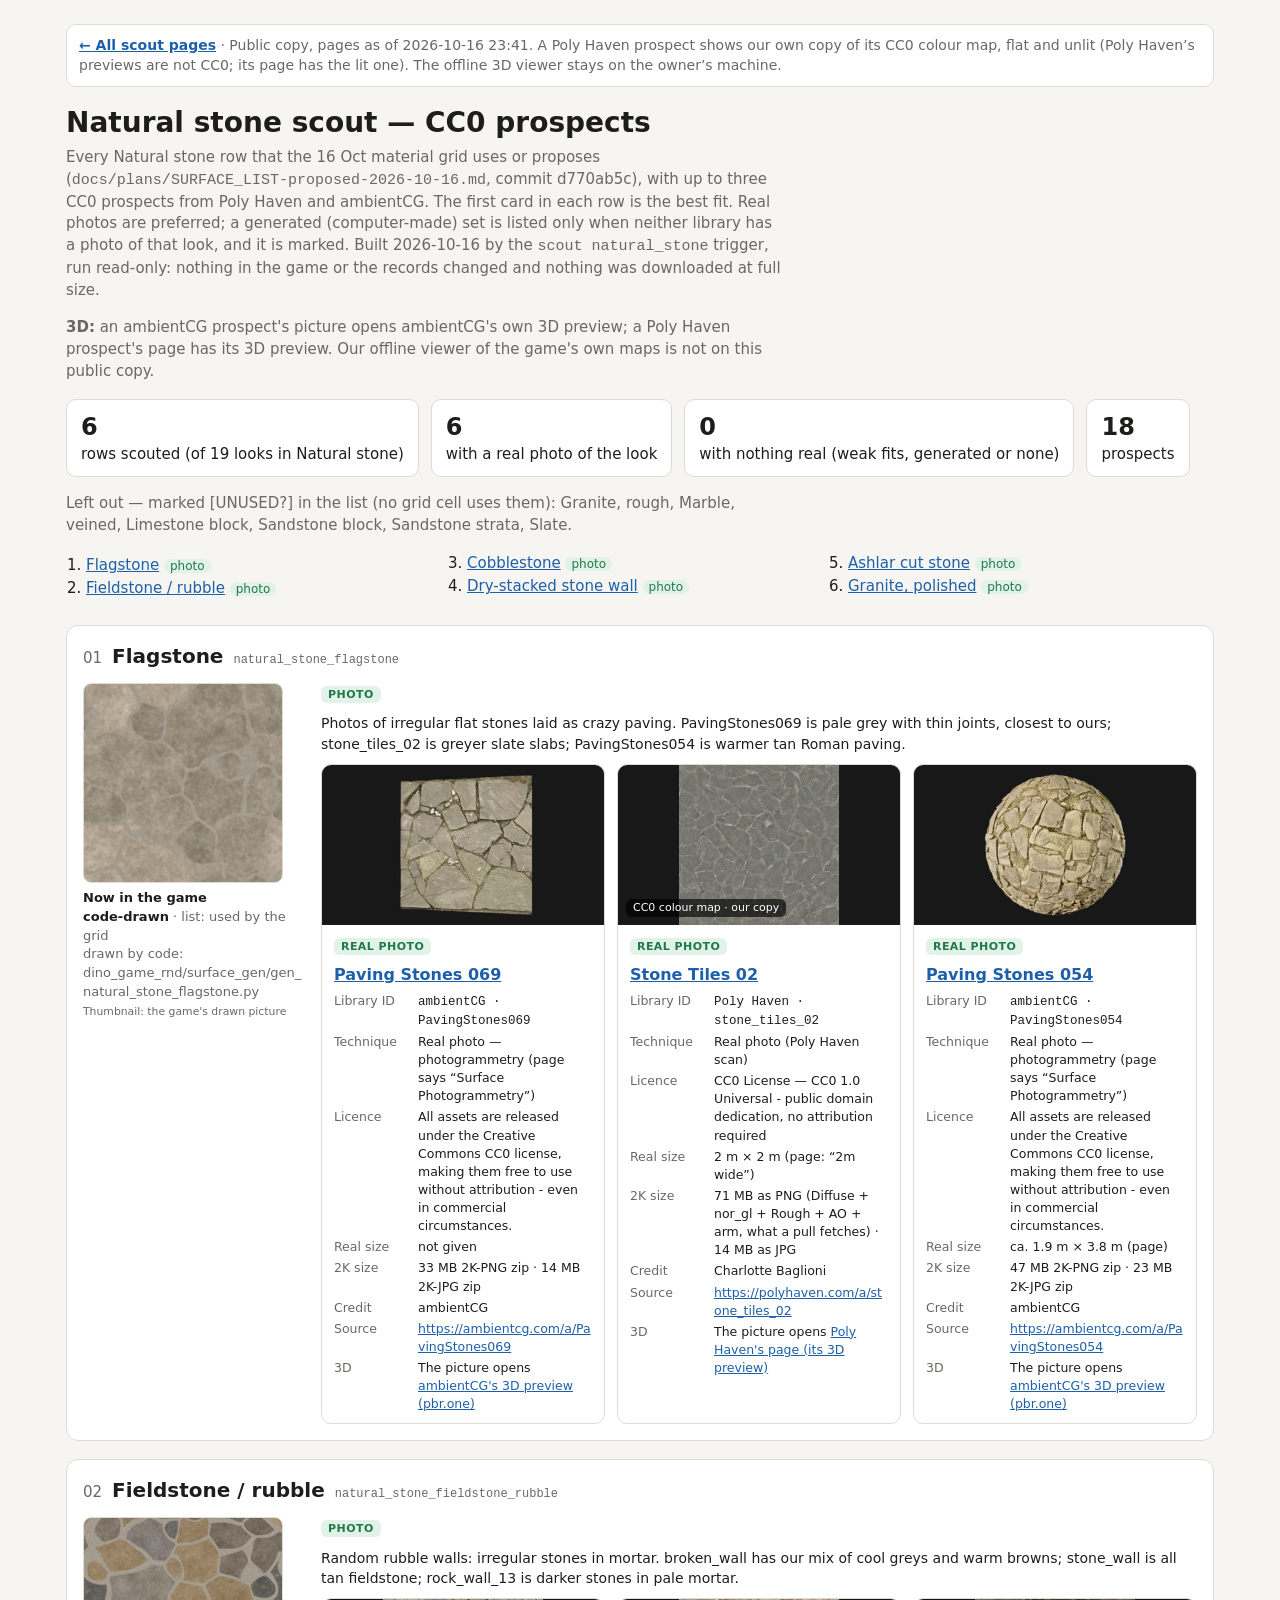
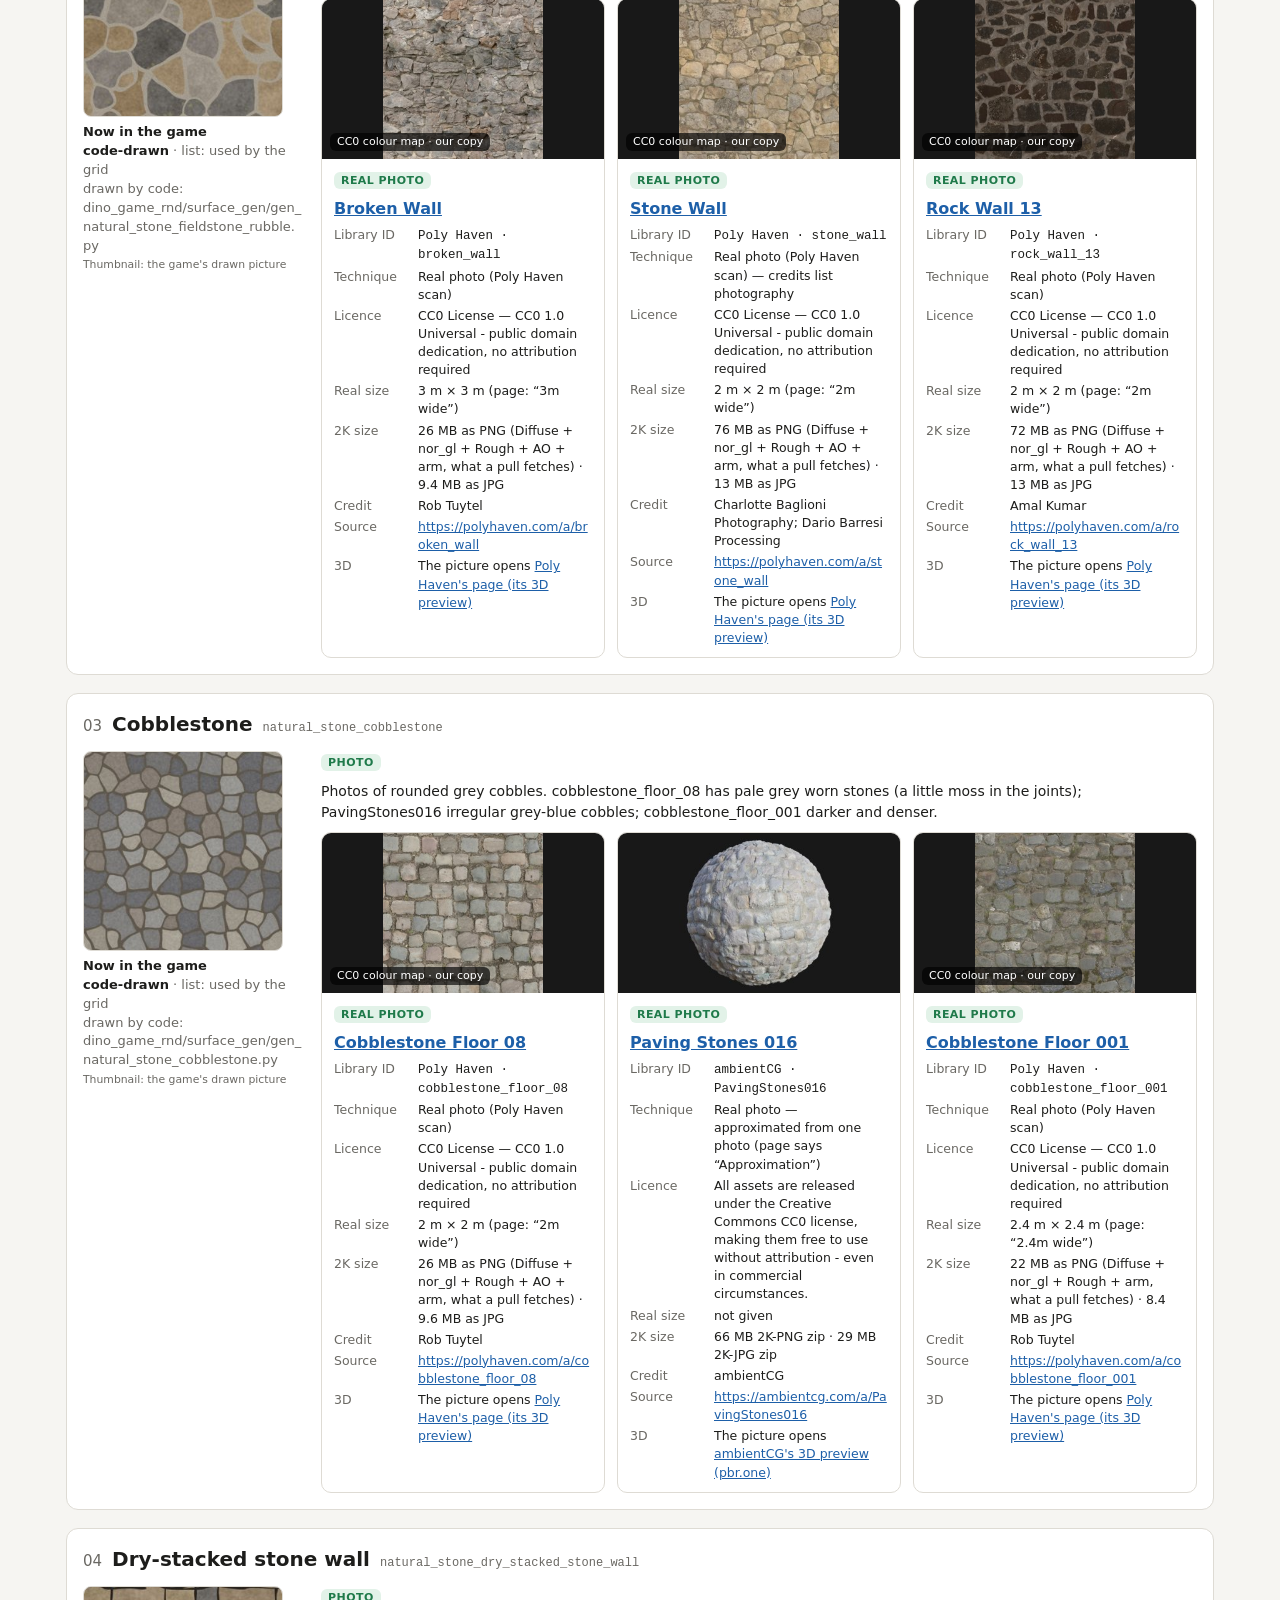
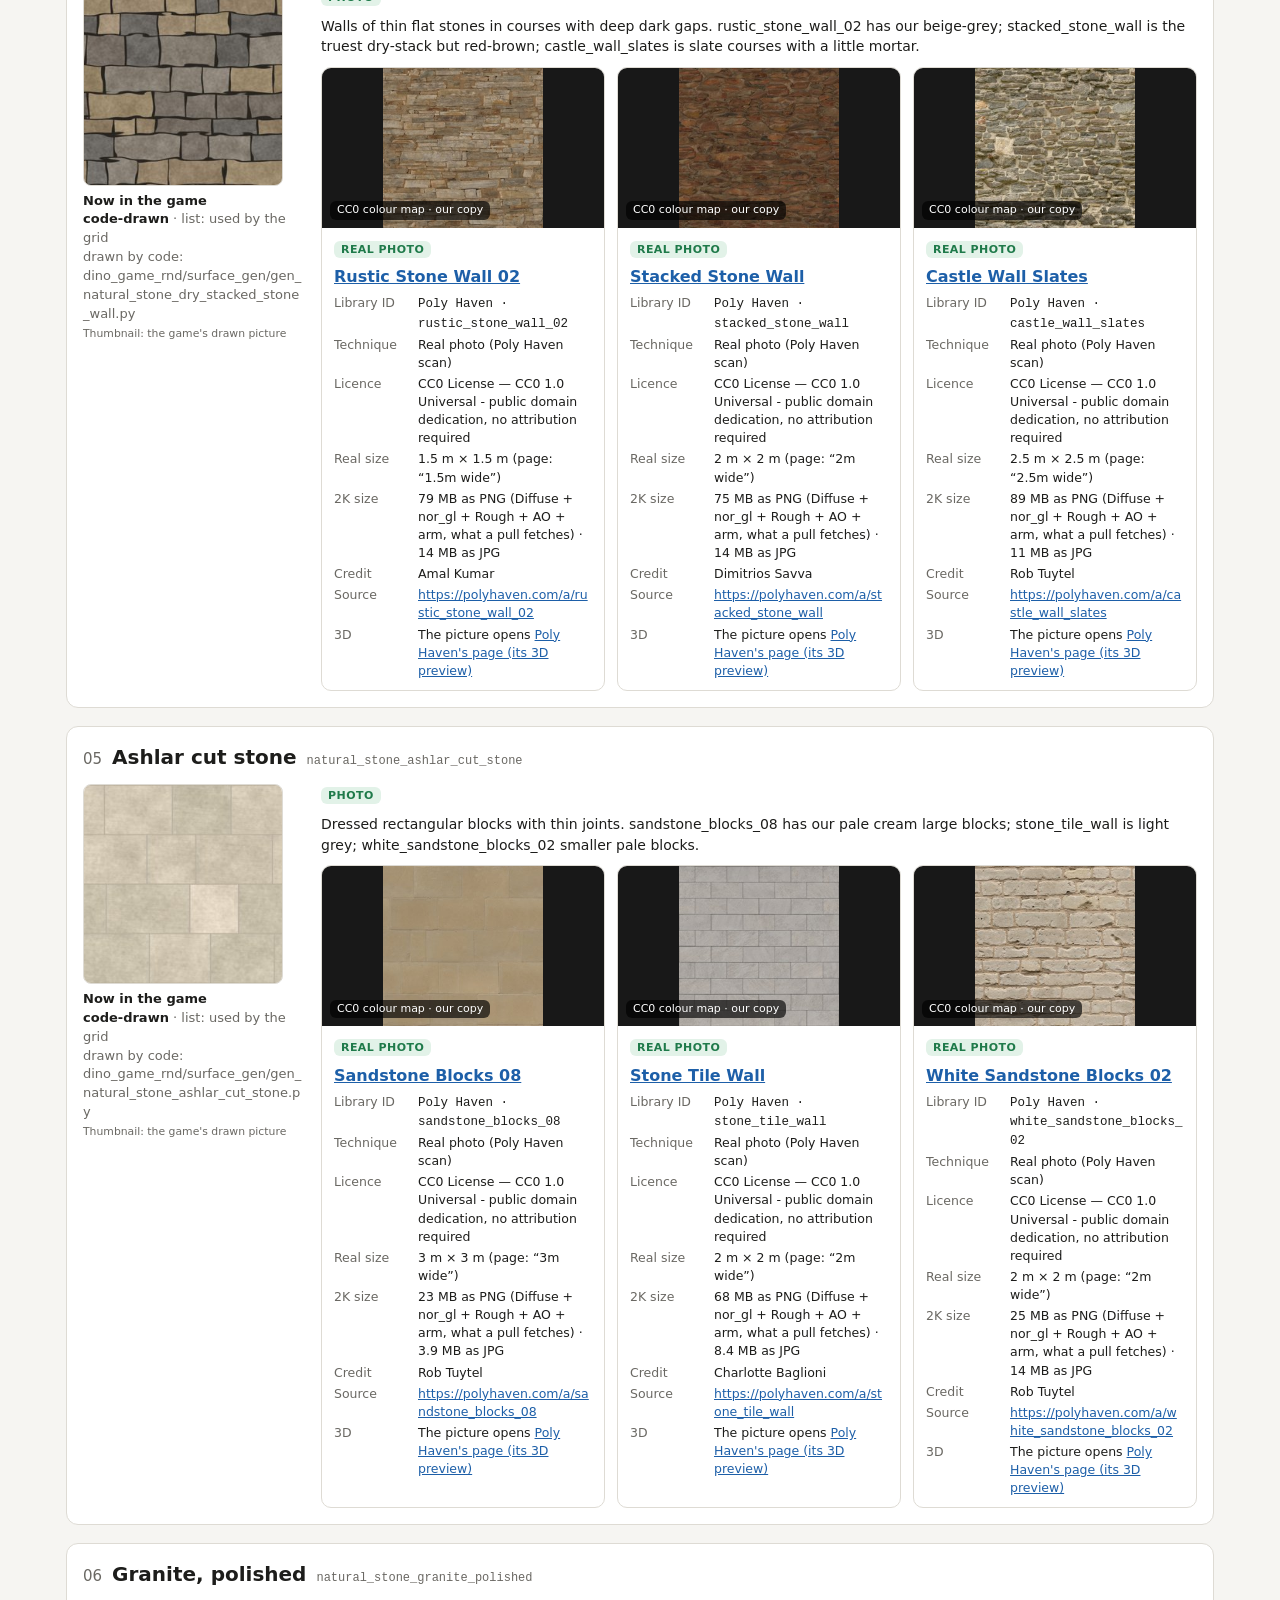
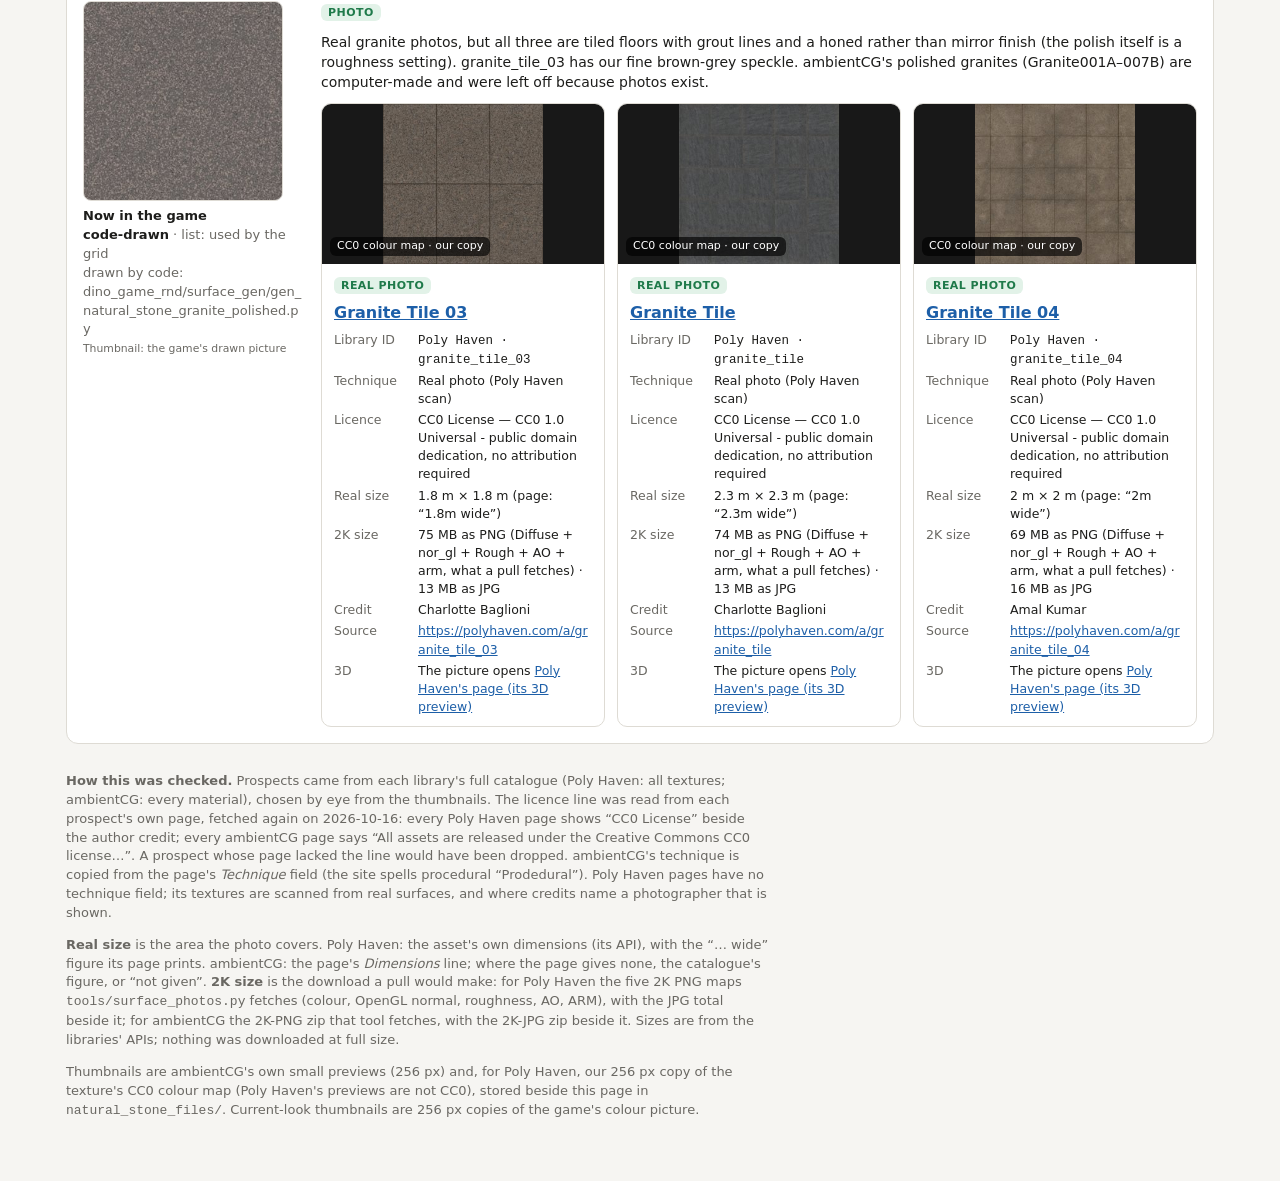
<file: natural_stone.html>
<!doctype html><html lang="en"><head><meta charset="utf-8"><meta name="viewport" content="width=device-width,initial-scale=1">
<title>Natural stone Scout</title><style>:root{--bg:#f6f5f2;--card:#fff;--ink:#1d1d1b;--mute:#6a6863;--line:#dedbd4;--photo:#1f7a4a;--photobg:#e2f2e8;--gen:#8a5a00;--genbg:#fbefd6;--link:#1d5fa8}
@media (prefers-color-scheme:dark){:root:not([data-theme="light"]){--bg:#161615;--card:#211f1d;--ink:#ecebe7;--mute:#a19e97;--line:#3a3834;--photo:#7ed3a0;--photobg:#183526;--gen:#f0c16b;--genbg:#3a2c12;--link:#8ab8f0}}
:root[data-theme="dark"]{--bg:#161615;--card:#211f1d;--ink:#ecebe7;--mute:#a19e97;--line:#3a3834;--photo:#7ed3a0;--photobg:#183526;--gen:#f0c16b;--genbg:#3a2c12;--link:#8ab8f0}
*{box-sizing:border-box}body{margin:0;background:var(--bg);color:var(--ink);font:15px/1.45 system-ui,-apple-system,"Segoe UI",sans-serif}
main{max-width:1180px;margin:0 auto;padding:24px 16px 64px}a{color:var(--link)}
h1{font-size:28px;margin:0 0 4px}.lede{color:var(--mute);margin:0 0 16px;max-width:75ch}
.stats{display:flex;gap:12px;flex-wrap:wrap;margin:16px 0}.stat{background:var(--card);border:1px solid var(--line);border-radius:10px;padding:10px 14px}.stat b{display:block;font-size:24px}
.toc{columns:3 220px;padding-left:20px;margin:8px 0 24px}.toc li{break-inside:avoid;margin:2px 0}.toc span{font-size:12px;padding:0 6px;border-radius:8px}.ok{background:var(--photobg);color:var(--photo)}.gn{background:var(--genbg);color:var(--gen)}
section{background:var(--card);border:1px solid var(--line);border-radius:12px;padding:16px;margin:0 0 18px}
.rh{display:flex;align-items:baseline;gap:10px;flex-wrap:wrap;margin-bottom:12px}.rh h2{margin:0;font-size:20px}.num{color:var(--mute);font-variant-numeric:tabular-nums}.key{color:var(--mute);font-size:12px}
.row{display:grid;grid-template-columns:220px 1fr;gap:18px}@media (max-width:720px){.row{grid-template-columns:1fr}}
.cur{margin:0}.cur img{width:200px;height:200px;object-fit:cover;border-radius:8px;border:1px solid var(--line);display:block}.cur figcaption{overflow-wrap:anywhere;font-size:13px;margin-top:6px;color:var(--mute)}.cur b{color:var(--ink)}.g{font-weight:600;color:var(--ink)}
.note{margin:0 0 10px;font-size:14px}.pgrid{display:grid;grid-template-columns:repeat(auto-fill,minmax(250px,1fr));gap:12px}
.p{border:1px solid var(--line);border-radius:10px;overflow:hidden;display:flex;flex-direction:column}.p.is-gen{border-style:dashed;border-color:var(--gen)}
.p img{width:100%;height:160px;object-fit:contain;background:#181818;display:block}.pb{padding:10px 12px}.pb h4{margin:6px 0 6px;font-size:16px}
.tag{font-size:11px;font-weight:700;letter-spacing:.04em;padding:2px 7px;border-radius:6px}.tag.photo{background:var(--photobg);color:var(--photo)}.tag.gen{background:var(--genbg);color:var(--gen)}
dl{display:grid;grid-template-columns:76px 1fr;gap:3px 8px;margin:0;font-size:12.5px}dt{color:var(--mute)}dd{margin:0;overflow-wrap:anywhere}
.none{color:var(--mute);font-style:italic}footer{color:var(--mute);font-size:13px;margin-top:28px;max-width:85ch}
.cur a{display:block;width:200px}.p>a{display:block}
.tag.pick{background:var(--link);color:var(--card)}.p.is-pick{border:2px solid var(--link)}.pulled-status{margin:0 0 10px;font-size:14px}
details.pulled{margin:28px 0 0;border-top:1px solid var(--line);padding-top:12px}details.pulled>summary{cursor:pointer;font-size:20px;font-weight:600;margin:0 0 12px;padding:6px 0}
</style><meta name="robots" content="noindex"><style>
.pub-bar{margin:0 0 16px;padding:10px 12px;border:1px solid var(--line);border-radius:10px;background:var(--card);font-size:14px;color:var(--mute)}
.pub-bar a{font-weight:600}
.pub-out{display:flex;align-items:center;justify-content:center;text-align:center;height:160px;padding:12px;background:var(--bg);color:var(--mute);font-size:13px;border-bottom:1px solid var(--line)}
.cur .pub-out{width:200px;height:200px;border:1px dashed var(--mute);border-radius:8px}
.phmap{position:relative;display:block}.phmap small{position:absolute;left:8px;bottom:8px;font-size:11px;line-height:1.3;padding:2px 7px;border-radius:6px;background:rgba(0,0,0,.65);color:#fff}
</style></head><body><main><p class="pub-bar"><a href="./">← All scout pages</a> · Public copy, pages as of 2026-10-16 23:41. A Poly Haven prospect shows our own copy of its CC0 colour map, flat and unlit (Poly Haven’s previews are not CC0; its page has the lit one). The offline 3D viewer stays on the owner’s machine.</p>
<h1>Natural stone scout — CC0 prospects</h1>
<p class="lede">Every Natural stone row that the 16 Oct material grid uses or proposes (<code>docs/plans/SURFACE_LIST-proposed-2026-10-16.md</code>, commit d770ab5c), with up to three CC0 prospects from Poly Haven and ambientCG. The first card in each row is the best fit. Real photos are preferred; a generated (computer-made) set is listed only when neither library has a photo of that look, and it is marked. Built 2026-10-16 by the <code>scout natural_stone</code> trigger, run read-only: nothing in the game or the records changed and nothing was downloaded at full size.</p>
<p class="lede"><b>3D:</b> an ambientCG prospect's picture opens ambientCG's own 3D preview; a Poly Haven prospect's page has its 3D preview. Our offline viewer of the game's own maps is not on this public copy.</p>
<div class="stats"><div class="stat"><b>6</b>rows scouted (of 19 looks in Natural stone)</div><div class="stat"><b>6</b>with a real photo of the look</div><div class="stat"><b>0</b>with nothing real (weak fits, generated or none)</div><div class="stat"><b>18</b>prospects</div></div>
<p class="lede">Left out — marked [UNUSED?] in the list (no grid cell uses them): Granite, rough, Marble, veined, Limestone block, Sandstone block, Sandstone strata, Slate.</p>
<ol class="toc"><li><a href="#natural_stone_flagstone">Flagstone</a> <span class="ok">photo</span></li><li><a href="#natural_stone_fieldstone_rubble">Fieldstone / rubble</a> <span class="ok">photo</span></li><li><a href="#natural_stone_cobblestone">Cobblestone</a> <span class="ok">photo</span></li><li><a href="#natural_stone_dry_stacked_stone_wall">Dry-stacked stone wall</a> <span class="ok">photo</span></li><li><a href="#natural_stone_ashlar_cut_stone">Ashlar cut stone</a> <span class="ok">photo</span></li><li><a href="#natural_stone_granite_polished">Granite, polished</a> <span class="ok">photo</span></li></ol>
<section id="natural_stone_flagstone">
<header class="rh"><span class="num">01</span><h2>Flagstone</h2><code class="key">natural_stone_flagstone</code></header>
<div class="row">
<figure class="cur"><img src="natural_stone_files/current_natural_stone_flagstone.jpg" alt="current look of Flagstone" width="200" height="200">
<figcaption><b>Now in the game</b><br><span class="g">code-drawn</span> · list: used by the grid<br>drawn by code: dino_game_rnd/surface_gen/gen_natural_stone_flagstone.py<br><small>Thumbnail: the game&#x27;s drawn picture</small></figcaption></figure>
<div class="ps"><p class="note"><span class="tag photo">PHOTO</span></p><p class="note">Photos of irregular flat stones laid as crazy paving. PavingStones069 is pale grey with thin joints, closest to ours; stone_tiles_02 is greyer slate slabs; PavingStones054 is warmer tan Roman paving.</p><div class="pgrid"><article class="p">
<a href="https://releases.pbr.one/main/material-shading.html#normal_type=directx&amp;color_url=https://f003.backblazeb2.com/file/ambientCG-Web/media/surface-preview/PavingStones069/PavingStones069_SQ_Color.jpg?18424&amp;displacement_url=https://f003.backblazeb2.com/file/ambientCG-Web/media/surface-preview/PavingStones069/PavingStones069_SQ_Displacement.jpg?90294&amp;normal_url=https://f003.backblazeb2.com/file/ambientCG-Web/media/surface-preview/PavingStones069/PavingStones069_SQ_NormalDX.jpg?1370&amp;roughness_url=https://f003.backblazeb2.com/file/ambientCG-Web/media/surface-preview/PavingStones069/PavingStones069_SQ_Roughness.jpg?61494&amp;ambientocclusion_url=https://f003.backblazeb2.com/file/ambientCG-Web/media/surface-preview/PavingStones069/PavingStones069_SQ_AmbientOcclusion.jpg?20766" target="_blank" rel="noopener" title="Open in 3D: ambientCG&#x27;s 3D preview (pbr.one)"><img src="natural_stone_files/acg_PavingStones069.jpg" alt="Paving Stones 069" width="160" height="160"></a>
<div class="pb"><span class="tag photo">REAL PHOTO</span>
<h4><a href="https://ambientcg.com/a/PavingStones069" target="_blank" rel="noopener">Paving Stones 069</a></h4>
<dl><dt>Library ID</dt><dd><code>ambientCG · PavingStones069</code></dd>
<dt>Technique</dt><dd>Real photo — photogrammetry (page says “Surface Photogrammetry”)</dd>
<dt>Licence</dt><dd>All assets are released under the Creative Commons CC0 license, making them free to use without attribution - even in commercial circumstances.</dd>
<dt>Real size</dt><dd>not given</dd>
<dt>2K size</dt><dd>33 MB 2K-PNG zip · 14 MB 2K-JPG zip</dd>
<dt>Credit</dt><dd>ambientCG</dd>
<dt>Source</dt><dd><a href="https://ambientcg.com/a/PavingStones069" target="_blank" rel="noopener">https://ambientcg.com/a/PavingStones069</a></dd>
<dt>3D</dt><dd>The picture opens <a href="https://releases.pbr.one/main/material-shading.html#normal_type=directx&amp;color_url=https://f003.backblazeb2.com/file/ambientCG-Web/media/surface-preview/PavingStones069/PavingStones069_SQ_Color.jpg?18424&amp;displacement_url=https://f003.backblazeb2.com/file/ambientCG-Web/media/surface-preview/PavingStones069/PavingStones069_SQ_Displacement.jpg?90294&amp;normal_url=https://f003.backblazeb2.com/file/ambientCG-Web/media/surface-preview/PavingStones069/PavingStones069_SQ_NormalDX.jpg?1370&amp;roughness_url=https://f003.backblazeb2.com/file/ambientCG-Web/media/surface-preview/PavingStones069/PavingStones069_SQ_Roughness.jpg?61494&amp;ambientocclusion_url=https://f003.backblazeb2.com/file/ambientCG-Web/media/surface-preview/PavingStones069/PavingStones069_SQ_AmbientOcclusion.jpg?20766" target="_blank" rel="noopener">ambientCG&#x27;s 3D preview (pbr.one)</a></dd></dl></div></article><article class="p">
<a href="https://polyhaven.com/a/stone_tiles_02" target="_blank" rel="noopener" title="Open in 3D: Poly Haven&#x27;s page (its 3D preview)"><span class="phmap"><img src="natural_stone_files/phmap_stone_tiles_02.jpg" alt="Stone Tiles 02" width="160" height="160"><small>CC0 colour map · our copy</small></span></a>
<div class="pb"><span class="tag photo">REAL PHOTO</span>
<h4><a href="https://polyhaven.com/a/stone_tiles_02" target="_blank" rel="noopener">Stone Tiles 02</a></h4>
<dl><dt>Library ID</dt><dd><code>Poly Haven · stone_tiles_02</code></dd>
<dt>Technique</dt><dd>Real photo (Poly Haven scan)</dd>
<dt>Licence</dt><dd>CC0 License — CC0 1.0 Universal - public domain dedication, no attribution required</dd>
<dt>Real size</dt><dd>2 m × 2 m (page: “2m wide”)</dd>
<dt>2K size</dt><dd>71 MB as PNG (Diffuse + nor_gl + Rough + AO + arm, what a pull fetches) · 14 MB as JPG</dd>
<dt>Credit</dt><dd>Charlotte Baglioni</dd>
<dt>Source</dt><dd><a href="https://polyhaven.com/a/stone_tiles_02" target="_blank" rel="noopener">https://polyhaven.com/a/stone_tiles_02</a></dd>
<dt>3D</dt><dd>The picture opens <a href="https://polyhaven.com/a/stone_tiles_02" target="_blank" rel="noopener">Poly Haven&#x27;s page (its 3D preview)</a></dd></dl></div></article><article class="p">
<a href="https://releases.pbr.one/main/material-shading.html#normal_type=directx&amp;color_url=https://f003.backblazeb2.com/file/ambientCG-Web/media/surface-preview/PavingStones054/PavingStones054_SQ_Color.jpg?36234&amp;displacement_url=https://f003.backblazeb2.com/file/ambientCG-Web/media/surface-preview/PavingStones054/PavingStones054_SQ_Displacement.jpg?16438&amp;normal_url=https://f003.backblazeb2.com/file/ambientCG-Web/media/surface-preview/PavingStones054/PavingStones054_SQ_NormalDX.jpg?38943&amp;roughness_url=https://f003.backblazeb2.com/file/ambientCG-Web/media/surface-preview/PavingStones054/PavingStones054_SQ_Roughness.jpg?92036&amp;ambientocclusion_url=https://f003.backblazeb2.com/file/ambientCG-Web/media/surface-preview/PavingStones054/PavingStones054_SQ_AmbientOcclusion.jpg?96264" target="_blank" rel="noopener" title="Open in 3D: ambientCG&#x27;s 3D preview (pbr.one)"><img src="natural_stone_files/acg_PavingStones054.jpg" alt="Paving Stones 054" width="160" height="160"></a>
<div class="pb"><span class="tag photo">REAL PHOTO</span>
<h4><a href="https://ambientcg.com/a/PavingStones054" target="_blank" rel="noopener">Paving Stones 054</a></h4>
<dl><dt>Library ID</dt><dd><code>ambientCG · PavingStones054</code></dd>
<dt>Technique</dt><dd>Real photo — photogrammetry (page says “Surface Photogrammetry”)</dd>
<dt>Licence</dt><dd>All assets are released under the Creative Commons CC0 license, making them free to use without attribution - even in commercial circumstances.</dd>
<dt>Real size</dt><dd>ca. 1.9 m × 3.8 m (page)</dd>
<dt>2K size</dt><dd>47 MB 2K-PNG zip · 23 MB 2K-JPG zip</dd>
<dt>Credit</dt><dd>ambientCG</dd>
<dt>Source</dt><dd><a href="https://ambientcg.com/a/PavingStones054" target="_blank" rel="noopener">https://ambientcg.com/a/PavingStones054</a></dd>
<dt>3D</dt><dd>The picture opens <a href="https://releases.pbr.one/main/material-shading.html#normal_type=directx&amp;color_url=https://f003.backblazeb2.com/file/ambientCG-Web/media/surface-preview/PavingStones054/PavingStones054_SQ_Color.jpg?36234&amp;displacement_url=https://f003.backblazeb2.com/file/ambientCG-Web/media/surface-preview/PavingStones054/PavingStones054_SQ_Displacement.jpg?16438&amp;normal_url=https://f003.backblazeb2.com/file/ambientCG-Web/media/surface-preview/PavingStones054/PavingStones054_SQ_NormalDX.jpg?38943&amp;roughness_url=https://f003.backblazeb2.com/file/ambientCG-Web/media/surface-preview/PavingStones054/PavingStones054_SQ_Roughness.jpg?92036&amp;ambientocclusion_url=https://f003.backblazeb2.com/file/ambientCG-Web/media/surface-preview/PavingStones054/PavingStones054_SQ_AmbientOcclusion.jpg?96264" target="_blank" rel="noopener">ambientCG&#x27;s 3D preview (pbr.one)</a></dd></dl></div></article></div></div></div></section><section id="natural_stone_fieldstone_rubble">
<header class="rh"><span class="num">02</span><h2>Fieldstone / rubble</h2><code class="key">natural_stone_fieldstone_rubble</code></header>
<div class="row">
<figure class="cur"><img src="natural_stone_files/current_natural_stone_fieldstone_rubble.jpg" alt="current look of Fieldstone / rubble" width="200" height="200">
<figcaption><b>Now in the game</b><br><span class="g">code-drawn</span> · list: used by the grid<br>drawn by code: dino_game_rnd/surface_gen/gen_natural_stone_fieldstone_rubble.py<br><small>Thumbnail: the game&#x27;s drawn picture</small></figcaption></figure>
<div class="ps"><p class="note"><span class="tag photo">PHOTO</span></p><p class="note">Random rubble walls: irregular stones in mortar. broken_wall has our mix of cool greys and warm browns; stone_wall is all tan fieldstone; rock_wall_13 is darker stones in pale mortar.</p><div class="pgrid"><article class="p">
<a href="https://polyhaven.com/a/broken_wall" target="_blank" rel="noopener" title="Open in 3D: Poly Haven&#x27;s page (its 3D preview)"><span class="phmap"><img src="natural_stone_files/phmap_broken_wall.jpg" alt="Broken Wall" width="160" height="160"><small>CC0 colour map · our copy</small></span></a>
<div class="pb"><span class="tag photo">REAL PHOTO</span>
<h4><a href="https://polyhaven.com/a/broken_wall" target="_blank" rel="noopener">Broken Wall</a></h4>
<dl><dt>Library ID</dt><dd><code>Poly Haven · broken_wall</code></dd>
<dt>Technique</dt><dd>Real photo (Poly Haven scan)</dd>
<dt>Licence</dt><dd>CC0 License — CC0 1.0 Universal - public domain dedication, no attribution required</dd>
<dt>Real size</dt><dd>3 m × 3 m (page: “3m wide”)</dd>
<dt>2K size</dt><dd>26 MB as PNG (Diffuse + nor_gl + Rough + AO + arm, what a pull fetches) · 9.4 MB as JPG</dd>
<dt>Credit</dt><dd>Rob Tuytel</dd>
<dt>Source</dt><dd><a href="https://polyhaven.com/a/broken_wall" target="_blank" rel="noopener">https://polyhaven.com/a/broken_wall</a></dd>
<dt>3D</dt><dd>The picture opens <a href="https://polyhaven.com/a/broken_wall" target="_blank" rel="noopener">Poly Haven&#x27;s page (its 3D preview)</a></dd></dl></div></article><article class="p">
<a href="https://polyhaven.com/a/stone_wall" target="_blank" rel="noopener" title="Open in 3D: Poly Haven&#x27;s page (its 3D preview)"><span class="phmap"><img src="natural_stone_files/phmap_stone_wall.jpg" alt="Stone Wall" width="160" height="160"><small>CC0 colour map · our copy</small></span></a>
<div class="pb"><span class="tag photo">REAL PHOTO</span>
<h4><a href="https://polyhaven.com/a/stone_wall" target="_blank" rel="noopener">Stone Wall</a></h4>
<dl><dt>Library ID</dt><dd><code>Poly Haven · stone_wall</code></dd>
<dt>Technique</dt><dd>Real photo (Poly Haven scan) — credits list photography</dd>
<dt>Licence</dt><dd>CC0 License — CC0 1.0 Universal - public domain dedication, no attribution required</dd>
<dt>Real size</dt><dd>2 m × 2 m (page: “2m wide”)</dd>
<dt>2K size</dt><dd>76 MB as PNG (Diffuse + nor_gl + Rough + AO + arm, what a pull fetches) · 13 MB as JPG</dd>
<dt>Credit</dt><dd>Charlotte Baglioni Photography; Dario Barresi Processing</dd>
<dt>Source</dt><dd><a href="https://polyhaven.com/a/stone_wall" target="_blank" rel="noopener">https://polyhaven.com/a/stone_wall</a></dd>
<dt>3D</dt><dd>The picture opens <a href="https://polyhaven.com/a/stone_wall" target="_blank" rel="noopener">Poly Haven&#x27;s page (its 3D preview)</a></dd></dl></div></article><article class="p">
<a href="https://polyhaven.com/a/rock_wall_13" target="_blank" rel="noopener" title="Open in 3D: Poly Haven&#x27;s page (its 3D preview)"><span class="phmap"><img src="natural_stone_files/phmap_rock_wall_13.jpg" alt="Rock Wall 13" width="160" height="160"><small>CC0 colour map · our copy</small></span></a>
<div class="pb"><span class="tag photo">REAL PHOTO</span>
<h4><a href="https://polyhaven.com/a/rock_wall_13" target="_blank" rel="noopener">Rock Wall 13</a></h4>
<dl><dt>Library ID</dt><dd><code>Poly Haven · rock_wall_13</code></dd>
<dt>Technique</dt><dd>Real photo (Poly Haven scan)</dd>
<dt>Licence</dt><dd>CC0 License — CC0 1.0 Universal - public domain dedication, no attribution required</dd>
<dt>Real size</dt><dd>2 m × 2 m (page: “2m wide”)</dd>
<dt>2K size</dt><dd>72 MB as PNG (Diffuse + nor_gl + Rough + AO + arm, what a pull fetches) · 13 MB as JPG</dd>
<dt>Credit</dt><dd>Amal Kumar</dd>
<dt>Source</dt><dd><a href="https://polyhaven.com/a/rock_wall_13" target="_blank" rel="noopener">https://polyhaven.com/a/rock_wall_13</a></dd>
<dt>3D</dt><dd>The picture opens <a href="https://polyhaven.com/a/rock_wall_13" target="_blank" rel="noopener">Poly Haven&#x27;s page (its 3D preview)</a></dd></dl></div></article></div></div></div></section><section id="natural_stone_cobblestone">
<header class="rh"><span class="num">03</span><h2>Cobblestone</h2><code class="key">natural_stone_cobblestone</code></header>
<div class="row">
<figure class="cur"><img src="natural_stone_files/current_natural_stone_cobblestone.jpg" alt="current look of Cobblestone" width="200" height="200">
<figcaption><b>Now in the game</b><br><span class="g">code-drawn</span> · list: used by the grid<br>drawn by code: dino_game_rnd/surface_gen/gen_natural_stone_cobblestone.py<br><small>Thumbnail: the game&#x27;s drawn picture</small></figcaption></figure>
<div class="ps"><p class="note"><span class="tag photo">PHOTO</span></p><p class="note">Photos of rounded grey cobbles. cobblestone_floor_08 has pale grey worn stones (a little moss in the joints); PavingStones016 irregular grey-blue cobbles; cobblestone_floor_001 darker and denser.</p><div class="pgrid"><article class="p">
<a href="https://polyhaven.com/a/cobblestone_floor_08" target="_blank" rel="noopener" title="Open in 3D: Poly Haven&#x27;s page (its 3D preview)"><span class="phmap"><img src="natural_stone_files/phmap_cobblestone_floor_08.jpg" alt="Cobblestone Floor 08" width="160" height="160"><small>CC0 colour map · our copy</small></span></a>
<div class="pb"><span class="tag photo">REAL PHOTO</span>
<h4><a href="https://polyhaven.com/a/cobblestone_floor_08" target="_blank" rel="noopener">Cobblestone Floor 08</a></h4>
<dl><dt>Library ID</dt><dd><code>Poly Haven · cobblestone_floor_08</code></dd>
<dt>Technique</dt><dd>Real photo (Poly Haven scan)</dd>
<dt>Licence</dt><dd>CC0 License — CC0 1.0 Universal - public domain dedication, no attribution required</dd>
<dt>Real size</dt><dd>2 m × 2 m (page: “2m wide”)</dd>
<dt>2K size</dt><dd>26 MB as PNG (Diffuse + nor_gl + Rough + AO + arm, what a pull fetches) · 9.6 MB as JPG</dd>
<dt>Credit</dt><dd>Rob Tuytel</dd>
<dt>Source</dt><dd><a href="https://polyhaven.com/a/cobblestone_floor_08" target="_blank" rel="noopener">https://polyhaven.com/a/cobblestone_floor_08</a></dd>
<dt>3D</dt><dd>The picture opens <a href="https://polyhaven.com/a/cobblestone_floor_08" target="_blank" rel="noopener">Poly Haven&#x27;s page (its 3D preview)</a></dd></dl></div></article><article class="p">
<a href="https://releases.pbr.one/main/material-shading.html#normal_type=directx&amp;color_url=https://f003.backblazeb2.com/file/ambientCG-Web/media/surface-preview/PavingStones016/PavingStones016_SQ_Color.jpg?24539&amp;displacement_url=https://f003.backblazeb2.com/file/ambientCG-Web/media/surface-preview/PavingStones016/PavingStones016_SQ_Displacement.jpg?69726&amp;normal_url=https://f003.backblazeb2.com/file/ambientCG-Web/media/surface-preview/PavingStones016/PavingStones016_SQ_NormalDX.jpg?42774&amp;roughness_url=https://f003.backblazeb2.com/file/ambientCG-Web/media/surface-preview/PavingStones016/PavingStones016_SQ_Roughness.jpg?12361&amp;ambientocclusion_url=https://f003.backblazeb2.com/file/ambientCG-Web/media/surface-preview/PavingStones016/PavingStones016_SQ_AmbientOcclusion.jpg?65432" target="_blank" rel="noopener" title="Open in 3D: ambientCG&#x27;s 3D preview (pbr.one)"><img src="natural_stone_files/acg_PavingStones016.jpg" alt="Paving Stones 016" width="160" height="160"></a>
<div class="pb"><span class="tag photo">REAL PHOTO</span>
<h4><a href="https://ambientcg.com/a/PavingStones016" target="_blank" rel="noopener">Paving Stones 016</a></h4>
<dl><dt>Library ID</dt><dd><code>ambientCG · PavingStones016</code></dd>
<dt>Technique</dt><dd>Real photo — approximated from one photo (page says “Approximation”)</dd>
<dt>Licence</dt><dd>All assets are released under the Creative Commons CC0 license, making them free to use without attribution - even in commercial circumstances.</dd>
<dt>Real size</dt><dd>not given</dd>
<dt>2K size</dt><dd>66 MB 2K-PNG zip · 29 MB 2K-JPG zip</dd>
<dt>Credit</dt><dd>ambientCG</dd>
<dt>Source</dt><dd><a href="https://ambientcg.com/a/PavingStones016" target="_blank" rel="noopener">https://ambientcg.com/a/PavingStones016</a></dd>
<dt>3D</dt><dd>The picture opens <a href="https://releases.pbr.one/main/material-shading.html#normal_type=directx&amp;color_url=https://f003.backblazeb2.com/file/ambientCG-Web/media/surface-preview/PavingStones016/PavingStones016_SQ_Color.jpg?24539&amp;displacement_url=https://f003.backblazeb2.com/file/ambientCG-Web/media/surface-preview/PavingStones016/PavingStones016_SQ_Displacement.jpg?69726&amp;normal_url=https://f003.backblazeb2.com/file/ambientCG-Web/media/surface-preview/PavingStones016/PavingStones016_SQ_NormalDX.jpg?42774&amp;roughness_url=https://f003.backblazeb2.com/file/ambientCG-Web/media/surface-preview/PavingStones016/PavingStones016_SQ_Roughness.jpg?12361&amp;ambientocclusion_url=https://f003.backblazeb2.com/file/ambientCG-Web/media/surface-preview/PavingStones016/PavingStones016_SQ_AmbientOcclusion.jpg?65432" target="_blank" rel="noopener">ambientCG&#x27;s 3D preview (pbr.one)</a></dd></dl></div></article><article class="p">
<a href="https://polyhaven.com/a/cobblestone_floor_001" target="_blank" rel="noopener" title="Open in 3D: Poly Haven&#x27;s page (its 3D preview)"><span class="phmap"><img src="natural_stone_files/phmap_cobblestone_floor_001.jpg" alt="Cobblestone Floor 001" width="160" height="160"><small>CC0 colour map · our copy</small></span></a>
<div class="pb"><span class="tag photo">REAL PHOTO</span>
<h4><a href="https://polyhaven.com/a/cobblestone_floor_001" target="_blank" rel="noopener">Cobblestone Floor 001</a></h4>
<dl><dt>Library ID</dt><dd><code>Poly Haven · cobblestone_floor_001</code></dd>
<dt>Technique</dt><dd>Real photo (Poly Haven scan)</dd>
<dt>Licence</dt><dd>CC0 License — CC0 1.0 Universal - public domain dedication, no attribution required</dd>
<dt>Real size</dt><dd>2.4 m × 2.4 m (page: “2.4m wide”)</dd>
<dt>2K size</dt><dd>22 MB as PNG (Diffuse + nor_gl + Rough + arm, what a pull fetches) · 8.4 MB as JPG</dd>
<dt>Credit</dt><dd>Rob Tuytel</dd>
<dt>Source</dt><dd><a href="https://polyhaven.com/a/cobblestone_floor_001" target="_blank" rel="noopener">https://polyhaven.com/a/cobblestone_floor_001</a></dd>
<dt>3D</dt><dd>The picture opens <a href="https://polyhaven.com/a/cobblestone_floor_001" target="_blank" rel="noopener">Poly Haven&#x27;s page (its 3D preview)</a></dd></dl></div></article></div></div></div></section><section id="natural_stone_dry_stacked_stone_wall">
<header class="rh"><span class="num">04</span><h2>Dry-stacked stone wall</h2><code class="key">natural_stone_dry_stacked_stone_wall</code></header>
<div class="row">
<figure class="cur"><img src="natural_stone_files/current_natural_stone_dry_stacked_stone_wall.jpg" alt="current look of Dry-stacked stone wall" width="200" height="200">
<figcaption><b>Now in the game</b><br><span class="g">code-drawn</span> · list: used by the grid<br>drawn by code: dino_game_rnd/surface_gen/gen_natural_stone_dry_stacked_stone_wall.py<br><small>Thumbnail: the game&#x27;s drawn picture</small></figcaption></figure>
<div class="ps"><p class="note"><span class="tag photo">PHOTO</span></p><p class="note">Walls of thin flat stones in courses with deep dark gaps. rustic_stone_wall_02 has our beige-grey; stacked_stone_wall is the truest dry-stack but red-brown; castle_wall_slates is slate courses with a little mortar.</p><div class="pgrid"><article class="p">
<a href="https://polyhaven.com/a/rustic_stone_wall_02" target="_blank" rel="noopener" title="Open in 3D: Poly Haven&#x27;s page (its 3D preview)"><span class="phmap"><img src="natural_stone_files/phmap_rustic_stone_wall_02.jpg" alt="Rustic Stone Wall 02" width="160" height="160"><small>CC0 colour map · our copy</small></span></a>
<div class="pb"><span class="tag photo">REAL PHOTO</span>
<h4><a href="https://polyhaven.com/a/rustic_stone_wall_02" target="_blank" rel="noopener">Rustic Stone Wall 02</a></h4>
<dl><dt>Library ID</dt><dd><code>Poly Haven · rustic_stone_wall_02</code></dd>
<dt>Technique</dt><dd>Real photo (Poly Haven scan)</dd>
<dt>Licence</dt><dd>CC0 License — CC0 1.0 Universal - public domain dedication, no attribution required</dd>
<dt>Real size</dt><dd>1.5 m × 1.5 m (page: “1.5m wide”)</dd>
<dt>2K size</dt><dd>79 MB as PNG (Diffuse + nor_gl + Rough + AO + arm, what a pull fetches) · 14 MB as JPG</dd>
<dt>Credit</dt><dd>Amal Kumar</dd>
<dt>Source</dt><dd><a href="https://polyhaven.com/a/rustic_stone_wall_02" target="_blank" rel="noopener">https://polyhaven.com/a/rustic_stone_wall_02</a></dd>
<dt>3D</dt><dd>The picture opens <a href="https://polyhaven.com/a/rustic_stone_wall_02" target="_blank" rel="noopener">Poly Haven&#x27;s page (its 3D preview)</a></dd></dl></div></article><article class="p">
<a href="https://polyhaven.com/a/stacked_stone_wall" target="_blank" rel="noopener" title="Open in 3D: Poly Haven&#x27;s page (its 3D preview)"><span class="phmap"><img src="natural_stone_files/phmap_stacked_stone_wall.jpg" alt="Stacked Stone Wall" width="160" height="160"><small>CC0 colour map · our copy</small></span></a>
<div class="pb"><span class="tag photo">REAL PHOTO</span>
<h4><a href="https://polyhaven.com/a/stacked_stone_wall" target="_blank" rel="noopener">Stacked Stone Wall</a></h4>
<dl><dt>Library ID</dt><dd><code>Poly Haven · stacked_stone_wall</code></dd>
<dt>Technique</dt><dd>Real photo (Poly Haven scan)</dd>
<dt>Licence</dt><dd>CC0 License — CC0 1.0 Universal - public domain dedication, no attribution required</dd>
<dt>Real size</dt><dd>2 m × 2 m (page: “2m wide”)</dd>
<dt>2K size</dt><dd>75 MB as PNG (Diffuse + nor_gl + Rough + AO + arm, what a pull fetches) · 14 MB as JPG</dd>
<dt>Credit</dt><dd>Dimitrios Savva</dd>
<dt>Source</dt><dd><a href="https://polyhaven.com/a/stacked_stone_wall" target="_blank" rel="noopener">https://polyhaven.com/a/stacked_stone_wall</a></dd>
<dt>3D</dt><dd>The picture opens <a href="https://polyhaven.com/a/stacked_stone_wall" target="_blank" rel="noopener">Poly Haven&#x27;s page (its 3D preview)</a></dd></dl></div></article><article class="p">
<a href="https://polyhaven.com/a/castle_wall_slates" target="_blank" rel="noopener" title="Open in 3D: Poly Haven&#x27;s page (its 3D preview)"><span class="phmap"><img src="natural_stone_files/phmap_castle_wall_slates.jpg" alt="Castle Wall Slates" width="160" height="160"><small>CC0 colour map · our copy</small></span></a>
<div class="pb"><span class="tag photo">REAL PHOTO</span>
<h4><a href="https://polyhaven.com/a/castle_wall_slates" target="_blank" rel="noopener">Castle Wall Slates</a></h4>
<dl><dt>Library ID</dt><dd><code>Poly Haven · castle_wall_slates</code></dd>
<dt>Technique</dt><dd>Real photo (Poly Haven scan)</dd>
<dt>Licence</dt><dd>CC0 License — CC0 1.0 Universal - public domain dedication, no attribution required</dd>
<dt>Real size</dt><dd>2.5 m × 2.5 m (page: “2.5m wide”)</dd>
<dt>2K size</dt><dd>89 MB as PNG (Diffuse + nor_gl + Rough + AO + arm, what a pull fetches) · 11 MB as JPG</dd>
<dt>Credit</dt><dd>Rob Tuytel</dd>
<dt>Source</dt><dd><a href="https://polyhaven.com/a/castle_wall_slates" target="_blank" rel="noopener">https://polyhaven.com/a/castle_wall_slates</a></dd>
<dt>3D</dt><dd>The picture opens <a href="https://polyhaven.com/a/castle_wall_slates" target="_blank" rel="noopener">Poly Haven&#x27;s page (its 3D preview)</a></dd></dl></div></article></div></div></div></section><section id="natural_stone_ashlar_cut_stone">
<header class="rh"><span class="num">05</span><h2>Ashlar cut stone</h2><code class="key">natural_stone_ashlar_cut_stone</code></header>
<div class="row">
<figure class="cur"><img src="natural_stone_files/current_natural_stone_ashlar_cut_stone.jpg" alt="current look of Ashlar cut stone" width="200" height="200">
<figcaption><b>Now in the game</b><br><span class="g">code-drawn</span> · list: used by the grid<br>drawn by code: dino_game_rnd/surface_gen/gen_natural_stone_ashlar_cut_stone.py<br><small>Thumbnail: the game&#x27;s drawn picture</small></figcaption></figure>
<div class="ps"><p class="note"><span class="tag photo">PHOTO</span></p><p class="note">Dressed rectangular blocks with thin joints. sandstone_blocks_08 has our pale cream large blocks; stone_tile_wall is light grey; white_sandstone_blocks_02 smaller pale blocks.</p><div class="pgrid"><article class="p">
<a href="https://polyhaven.com/a/sandstone_blocks_08" target="_blank" rel="noopener" title="Open in 3D: Poly Haven&#x27;s page (its 3D preview)"><span class="phmap"><img src="natural_stone_files/phmap_sandstone_blocks_08.jpg" alt="Sandstone Blocks 08" width="160" height="160"><small>CC0 colour map · our copy</small></span></a>
<div class="pb"><span class="tag photo">REAL PHOTO</span>
<h4><a href="https://polyhaven.com/a/sandstone_blocks_08" target="_blank" rel="noopener">Sandstone Blocks 08</a></h4>
<dl><dt>Library ID</dt><dd><code>Poly Haven · sandstone_blocks_08</code></dd>
<dt>Technique</dt><dd>Real photo (Poly Haven scan)</dd>
<dt>Licence</dt><dd>CC0 License — CC0 1.0 Universal - public domain dedication, no attribution required</dd>
<dt>Real size</dt><dd>3 m × 3 m (page: “3m wide”)</dd>
<dt>2K size</dt><dd>23 MB as PNG (Diffuse + nor_gl + Rough + AO + arm, what a pull fetches) · 3.9 MB as JPG</dd>
<dt>Credit</dt><dd>Rob Tuytel</dd>
<dt>Source</dt><dd><a href="https://polyhaven.com/a/sandstone_blocks_08" target="_blank" rel="noopener">https://polyhaven.com/a/sandstone_blocks_08</a></dd>
<dt>3D</dt><dd>The picture opens <a href="https://polyhaven.com/a/sandstone_blocks_08" target="_blank" rel="noopener">Poly Haven&#x27;s page (its 3D preview)</a></dd></dl></div></article><article class="p">
<a href="https://polyhaven.com/a/stone_tile_wall" target="_blank" rel="noopener" title="Open in 3D: Poly Haven&#x27;s page (its 3D preview)"><span class="phmap"><img src="natural_stone_files/phmap_stone_tile_wall.jpg" alt="Stone Tile Wall" width="160" height="160"><small>CC0 colour map · our copy</small></span></a>
<div class="pb"><span class="tag photo">REAL PHOTO</span>
<h4><a href="https://polyhaven.com/a/stone_tile_wall" target="_blank" rel="noopener">Stone Tile Wall</a></h4>
<dl><dt>Library ID</dt><dd><code>Poly Haven · stone_tile_wall</code></dd>
<dt>Technique</dt><dd>Real photo (Poly Haven scan)</dd>
<dt>Licence</dt><dd>CC0 License — CC0 1.0 Universal - public domain dedication, no attribution required</dd>
<dt>Real size</dt><dd>2 m × 2 m (page: “2m wide”)</dd>
<dt>2K size</dt><dd>68 MB as PNG (Diffuse + nor_gl + Rough + AO + arm, what a pull fetches) · 8.4 MB as JPG</dd>
<dt>Credit</dt><dd>Charlotte Baglioni</dd>
<dt>Source</dt><dd><a href="https://polyhaven.com/a/stone_tile_wall" target="_blank" rel="noopener">https://polyhaven.com/a/stone_tile_wall</a></dd>
<dt>3D</dt><dd>The picture opens <a href="https://polyhaven.com/a/stone_tile_wall" target="_blank" rel="noopener">Poly Haven&#x27;s page (its 3D preview)</a></dd></dl></div></article><article class="p">
<a href="https://polyhaven.com/a/white_sandstone_blocks_02" target="_blank" rel="noopener" title="Open in 3D: Poly Haven&#x27;s page (its 3D preview)"><span class="phmap"><img src="natural_stone_files/phmap_white_sandstone_blocks_02.jpg" alt="White Sandstone Blocks 02" width="160" height="160"><small>CC0 colour map · our copy</small></span></a>
<div class="pb"><span class="tag photo">REAL PHOTO</span>
<h4><a href="https://polyhaven.com/a/white_sandstone_blocks_02" target="_blank" rel="noopener">White Sandstone Blocks 02</a></h4>
<dl><dt>Library ID</dt><dd><code>Poly Haven · white_sandstone_blocks_02</code></dd>
<dt>Technique</dt><dd>Real photo (Poly Haven scan)</dd>
<dt>Licence</dt><dd>CC0 License — CC0 1.0 Universal - public domain dedication, no attribution required</dd>
<dt>Real size</dt><dd>2 m × 2 m (page: “2m wide”)</dd>
<dt>2K size</dt><dd>25 MB as PNG (Diffuse + nor_gl + Rough + AO + arm, what a pull fetches) · 14 MB as JPG</dd>
<dt>Credit</dt><dd>Rob Tuytel</dd>
<dt>Source</dt><dd><a href="https://polyhaven.com/a/white_sandstone_blocks_02" target="_blank" rel="noopener">https://polyhaven.com/a/white_sandstone_blocks_02</a></dd>
<dt>3D</dt><dd>The picture opens <a href="https://polyhaven.com/a/white_sandstone_blocks_02" target="_blank" rel="noopener">Poly Haven&#x27;s page (its 3D preview)</a></dd></dl></div></article></div></div></div></section><section id="natural_stone_granite_polished">
<header class="rh"><span class="num">06</span><h2>Granite, polished</h2><code class="key">natural_stone_granite_polished</code></header>
<div class="row">
<figure class="cur"><img src="natural_stone_files/current_natural_stone_granite_polished.jpg" alt="current look of Granite, polished" width="200" height="200">
<figcaption><b>Now in the game</b><br><span class="g">code-drawn</span> · list: used by the grid<br>drawn by code: dino_game_rnd/surface_gen/gen_natural_stone_granite_polished.py<br><small>Thumbnail: the game&#x27;s drawn picture</small></figcaption></figure>
<div class="ps"><p class="note"><span class="tag photo">PHOTO</span></p><p class="note">Real granite photos, but all three are tiled floors with grout lines and a honed rather than mirror finish (the polish itself is a roughness setting). granite_tile_03 has our fine brown-grey speckle. ambientCG&#x27;s polished granites (Granite001A–007B) are computer-made and were left off because photos exist.</p><div class="pgrid"><article class="p">
<a href="https://polyhaven.com/a/granite_tile_03" target="_blank" rel="noopener" title="Open in 3D: Poly Haven&#x27;s page (its 3D preview)"><span class="phmap"><img src="natural_stone_files/phmap_granite_tile_03.jpg" alt="Granite Tile 03" width="160" height="160"><small>CC0 colour map · our copy</small></span></a>
<div class="pb"><span class="tag photo">REAL PHOTO</span>
<h4><a href="https://polyhaven.com/a/granite_tile_03" target="_blank" rel="noopener">Granite Tile 03</a></h4>
<dl><dt>Library ID</dt><dd><code>Poly Haven · granite_tile_03</code></dd>
<dt>Technique</dt><dd>Real photo (Poly Haven scan)</dd>
<dt>Licence</dt><dd>CC0 License — CC0 1.0 Universal - public domain dedication, no attribution required</dd>
<dt>Real size</dt><dd>1.8 m × 1.8 m (page: “1.8m wide”)</dd>
<dt>2K size</dt><dd>75 MB as PNG (Diffuse + nor_gl + Rough + AO + arm, what a pull fetches) · 13 MB as JPG</dd>
<dt>Credit</dt><dd>Charlotte Baglioni</dd>
<dt>Source</dt><dd><a href="https://polyhaven.com/a/granite_tile_03" target="_blank" rel="noopener">https://polyhaven.com/a/granite_tile_03</a></dd>
<dt>3D</dt><dd>The picture opens <a href="https://polyhaven.com/a/granite_tile_03" target="_blank" rel="noopener">Poly Haven&#x27;s page (its 3D preview)</a></dd></dl></div></article><article class="p">
<a href="https://polyhaven.com/a/granite_tile" target="_blank" rel="noopener" title="Open in 3D: Poly Haven&#x27;s page (its 3D preview)"><span class="phmap"><img src="natural_stone_files/phmap_granite_tile.jpg" alt="Granite Tile" width="160" height="160"><small>CC0 colour map · our copy</small></span></a>
<div class="pb"><span class="tag photo">REAL PHOTO</span>
<h4><a href="https://polyhaven.com/a/granite_tile" target="_blank" rel="noopener">Granite Tile</a></h4>
<dl><dt>Library ID</dt><dd><code>Poly Haven · granite_tile</code></dd>
<dt>Technique</dt><dd>Real photo (Poly Haven scan)</dd>
<dt>Licence</dt><dd>CC0 License — CC0 1.0 Universal - public domain dedication, no attribution required</dd>
<dt>Real size</dt><dd>2.3 m × 2.3 m (page: “2.3m wide”)</dd>
<dt>2K size</dt><dd>74 MB as PNG (Diffuse + nor_gl + Rough + AO + arm, what a pull fetches) · 13 MB as JPG</dd>
<dt>Credit</dt><dd>Charlotte Baglioni</dd>
<dt>Source</dt><dd><a href="https://polyhaven.com/a/granite_tile" target="_blank" rel="noopener">https://polyhaven.com/a/granite_tile</a></dd>
<dt>3D</dt><dd>The picture opens <a href="https://polyhaven.com/a/granite_tile" target="_blank" rel="noopener">Poly Haven&#x27;s page (its 3D preview)</a></dd></dl></div></article><article class="p">
<a href="https://polyhaven.com/a/granite_tile_04" target="_blank" rel="noopener" title="Open in 3D: Poly Haven&#x27;s page (its 3D preview)"><span class="phmap"><img src="natural_stone_files/phmap_granite_tile_04.jpg" alt="Granite Tile 04" width="160" height="160"><small>CC0 colour map · our copy</small></span></a>
<div class="pb"><span class="tag photo">REAL PHOTO</span>
<h4><a href="https://polyhaven.com/a/granite_tile_04" target="_blank" rel="noopener">Granite Tile 04</a></h4>
<dl><dt>Library ID</dt><dd><code>Poly Haven · granite_tile_04</code></dd>
<dt>Technique</dt><dd>Real photo (Poly Haven scan)</dd>
<dt>Licence</dt><dd>CC0 License — CC0 1.0 Universal - public domain dedication, no attribution required</dd>
<dt>Real size</dt><dd>2 m × 2 m (page: “2m wide”)</dd>
<dt>2K size</dt><dd>69 MB as PNG (Diffuse + nor_gl + Rough + AO + arm, what a pull fetches) · 16 MB as JPG</dd>
<dt>Credit</dt><dd>Amal Kumar</dd>
<dt>Source</dt><dd><a href="https://polyhaven.com/a/granite_tile_04" target="_blank" rel="noopener">https://polyhaven.com/a/granite_tile_04</a></dd>
<dt>3D</dt><dd>The picture opens <a href="https://polyhaven.com/a/granite_tile_04" target="_blank" rel="noopener">Poly Haven&#x27;s page (its 3D preview)</a></dd></dl></div></article></div></div></div></section>
<footer><p><b>How this was checked.</b> Prospects came from each library's full catalogue (Poly Haven: all textures; ambientCG: every material), chosen by eye from the thumbnails. The licence line was read from each prospect's own page, fetched again on 2026-10-16: every Poly Haven page shows “CC0 License” beside the author credit; every ambientCG page says “All assets are released under the Creative Commons CC0 license…”. A prospect whose page lacked the line would have been dropped. ambientCG's technique is copied from the page's <i>Technique</i> field (the site spells procedural “Prodedural”). Poly Haven pages have no technique field; its textures are scanned from real surfaces, and where credits name a photographer that is shown.</p>
<p><b>Real size</b> is the area the photo covers. Poly Haven: the asset's own dimensions (its API), with the “… wide” figure its page prints. ambientCG: the page's <i>Dimensions</i> line; where the page gives none, the catalogue's figure, or “not given”. <b>2K size</b> is the download a pull would make: for Poly Haven the five 2K PNG maps <code>tools/surface_photos.py</code> fetches (colour, OpenGL normal, roughness, AO, ARM), with the JPG total beside it; for ambientCG the 2K-PNG zip that tool fetches, with the 2K-JPG zip beside it. Sizes are from the libraries' APIs; nothing was downloaded at full size.</p>
<p>Thumbnails are ambientCG's own small previews (256 px) and, for Poly Haven, our 256 px copy of the texture's CC0 colour map (Poly Haven's previews are not CC0), stored beside this page in <code>natural_stone_files/</code>. Current-look thumbnails are 256 px copies of the game's colour picture.</p></footer>
</main></body></html>
</file>
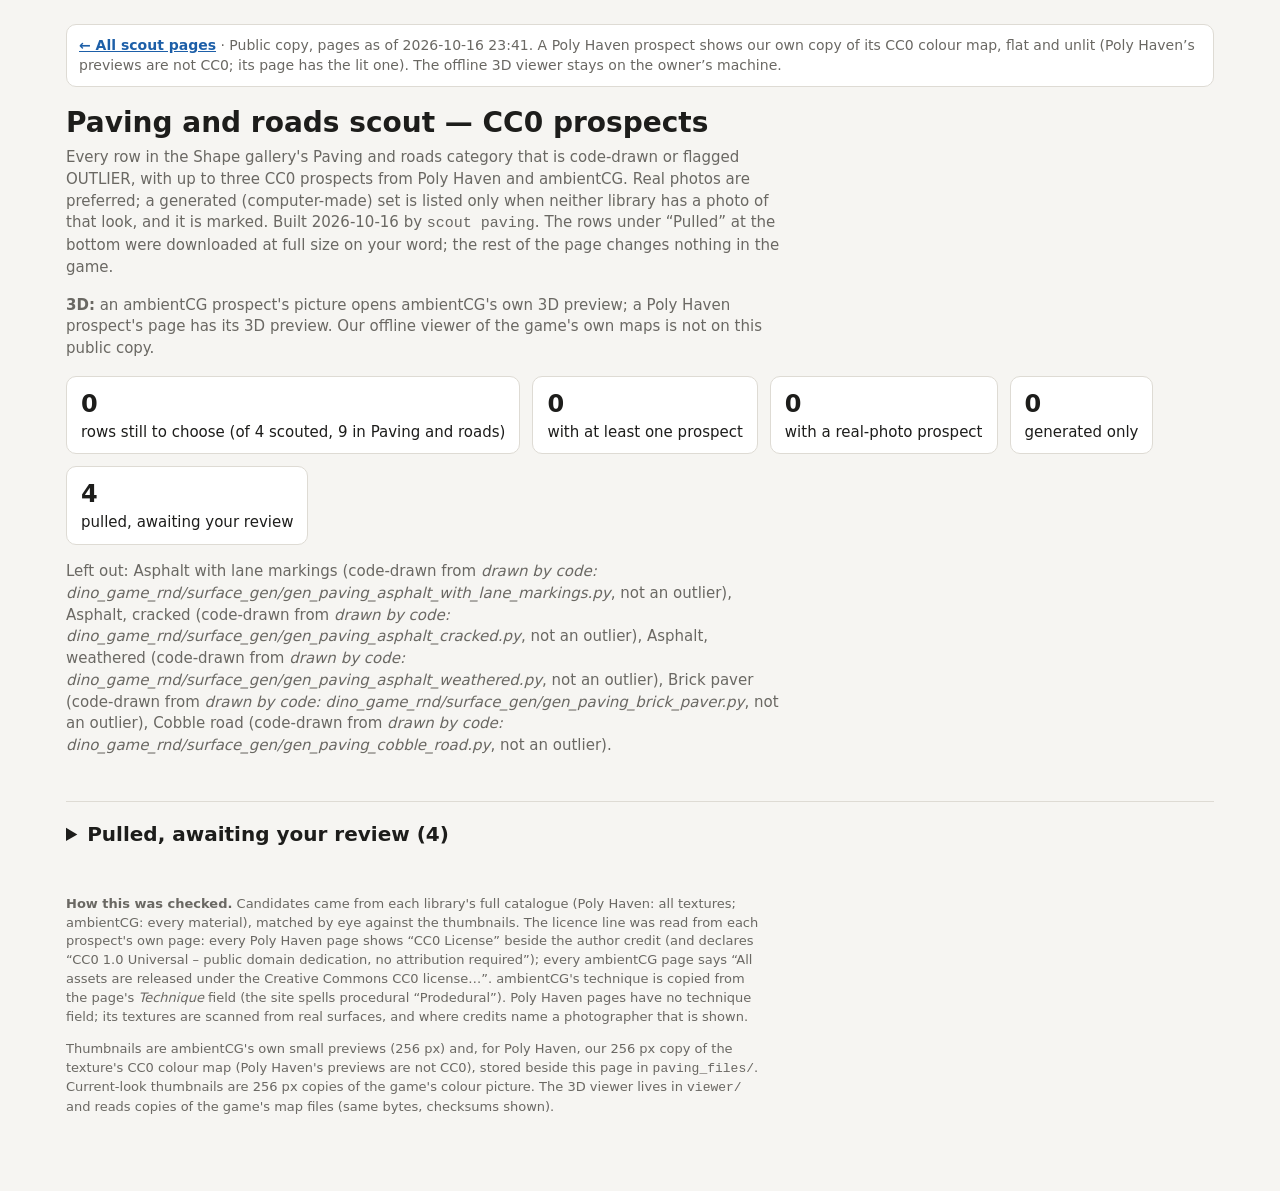
<file: paving.html>
<!doctype html><html lang="en"><head><meta charset="utf-8"><meta name="viewport" content="width=device-width,initial-scale=1">
<title>Paving and roads Scout</title><style>:root{--bg:#f6f5f2;--card:#fff;--ink:#1d1d1b;--mute:#6a6863;--line:#dedbd4;--photo:#1f7a4a;--photobg:#e2f2e8;--gen:#8a5a00;--genbg:#fbefd6;--link:#1d5fa8}
@media (prefers-color-scheme:dark){:root:not([data-theme="light"]){--bg:#161615;--card:#211f1d;--ink:#ecebe7;--mute:#a19e97;--line:#3a3834;--photo:#7ed3a0;--photobg:#183526;--gen:#f0c16b;--genbg:#3a2c12;--link:#8ab8f0}}
:root[data-theme="dark"]{--bg:#161615;--card:#211f1d;--ink:#ecebe7;--mute:#a19e97;--line:#3a3834;--photo:#7ed3a0;--photobg:#183526;--gen:#f0c16b;--genbg:#3a2c12;--link:#8ab8f0}
*{box-sizing:border-box}body{margin:0;background:var(--bg);color:var(--ink);font:15px/1.45 system-ui,-apple-system,"Segoe UI",sans-serif}
main{max-width:1180px;margin:0 auto;padding:24px 16px 64px}a{color:var(--link)}
h1{font-size:28px;margin:0 0 4px}.lede{color:var(--mute);margin:0 0 16px;max-width:75ch}
.stats{display:flex;gap:12px;flex-wrap:wrap;margin:16px 0}.stat{background:var(--card);border:1px solid var(--line);border-radius:10px;padding:10px 14px}.stat b{display:block;font-size:24px}
.toc{columns:3 220px;padding-left:20px;margin:8px 0 24px}.toc li{break-inside:avoid;margin:2px 0}.toc span{font-size:12px;padding:0 6px;border-radius:8px}.ok{background:var(--photobg);color:var(--photo)}.gn{background:var(--genbg);color:var(--gen)}
section{background:var(--card);border:1px solid var(--line);border-radius:12px;padding:16px;margin:0 0 18px}
.rh{display:flex;align-items:baseline;gap:10px;flex-wrap:wrap;margin-bottom:12px}.rh h2{margin:0;font-size:20px}.num{color:var(--mute);font-variant-numeric:tabular-nums}.key{color:var(--mute);font-size:12px}
.row{display:grid;grid-template-columns:220px 1fr;gap:18px}@media (max-width:720px){.row{grid-template-columns:1fr}}
.cur{margin:0}.cur img{width:200px;height:200px;object-fit:cover;border-radius:8px;border:1px solid var(--line);display:block}.cur figcaption{overflow-wrap:anywhere;font-size:13px;margin-top:6px;color:var(--mute)}.cur b{color:var(--ink)}.g{font-weight:600;color:var(--ink)}
.note{margin:0 0 10px;font-size:14px}.pgrid{display:grid;grid-template-columns:repeat(auto-fill,minmax(250px,1fr));gap:12px}
.p{border:1px solid var(--line);border-radius:10px;overflow:hidden;display:flex;flex-direction:column}.p.is-gen{border-style:dashed;border-color:var(--gen)}
.p img{width:100%;height:160px;object-fit:contain;background:#181818;display:block}.pb{padding:10px 12px}.pb h4{margin:6px 0 6px;font-size:16px}
.tag{font-size:11px;font-weight:700;letter-spacing:.04em;padding:2px 7px;border-radius:6px}.tag.photo{background:var(--photobg);color:var(--photo)}.tag.gen{background:var(--genbg);color:var(--gen)}
dl{display:grid;grid-template-columns:76px 1fr;gap:3px 8px;margin:0;font-size:12.5px}dt{color:var(--mute)}dd{margin:0;overflow-wrap:anywhere}
.none{color:var(--mute);font-style:italic}footer{color:var(--mute);font-size:13px;margin-top:28px;max-width:85ch}
.cur a{display:block;width:200px}.p>a{display:block}
.tag.pick{background:var(--link);color:var(--card)}.p.is-pick{border:2px solid var(--link)}.pulled-status{margin:0 0 10px;font-size:14px}
details.pulled{margin:28px 0 0;border-top:1px solid var(--line);padding-top:12px}details.pulled>summary{cursor:pointer;font-size:20px;font-weight:600;margin:0 0 12px;padding:6px 0}
</style><meta name="robots" content="noindex"><style>
.pub-bar{margin:0 0 16px;padding:10px 12px;border:1px solid var(--line);border-radius:10px;background:var(--card);font-size:14px;color:var(--mute)}
.pub-bar a{font-weight:600}
.pub-out{display:flex;align-items:center;justify-content:center;text-align:center;height:160px;padding:12px;background:var(--bg);color:var(--mute);font-size:13px;border-bottom:1px solid var(--line)}
.cur .pub-out{width:200px;height:200px;border:1px dashed var(--mute);border-radius:8px}
.phmap{position:relative;display:block}.phmap small{position:absolute;left:8px;bottom:8px;font-size:11px;line-height:1.3;padding:2px 7px;border-radius:6px;background:rgba(0,0,0,.65);color:#fff}
</style></head><body><main><p class="pub-bar"><a href="./">← All scout pages</a> · Public copy, pages as of 2026-10-16 23:41. A Poly Haven prospect shows our own copy of its CC0 colour map, flat and unlit (Poly Haven’s previews are not CC0; its page has the lit one). The offline 3D viewer stays on the owner’s machine.</p>
<h1>Paving and roads scout — CC0 prospects</h1>
<p class="lede">Every row in the Shape gallery's Paving and roads category that is code-drawn or flagged OUTLIER, with up to three CC0 prospects from Poly Haven and ambientCG. Real photos are preferred; a generated (computer-made) set is listed only when neither library has a photo of that look, and it is marked. Built 2026-10-16 by <code>scout paving</code>. The rows under “Pulled” at the bottom were downloaded at full size on your word; the rest of the page changes nothing in the game.</p>
<p class="lede"><b>3D:</b> an ambientCG prospect's picture opens ambientCG's own 3D preview; a Poly Haven prospect's page has its 3D preview. Our offline viewer of the game's own maps is not on this public copy.</p>
<div class="stats"><div class="stat"><b>0</b>rows still to choose (of 4 scouted, 9 in Paving and roads)</div><div class="stat"><b>0</b>with at least one prospect</div><div class="stat"><b>0</b>with a real-photo prospect</div><div class="stat"><b>0</b>generated only</div><div class="stat"><b>4</b>pulled, awaiting your review</div></div>
<p class="lede">Left out: Asphalt with lane markings (code-drawn from <i>drawn by code: dino_game_rnd/surface_gen/gen_paving_asphalt_with_lane_markings.py</i>, not an outlier), Asphalt, cracked (code-drawn from <i>drawn by code: dino_game_rnd/surface_gen/gen_paving_asphalt_cracked.py</i>, not an outlier), Asphalt, weathered (code-drawn from <i>drawn by code: dino_game_rnd/surface_gen/gen_paving_asphalt_weathered.py</i>, not an outlier), Brick paver (code-drawn from <i>drawn by code: dino_game_rnd/surface_gen/gen_paving_brick_paver.py</i>, not an outlier), Cobble road (code-drawn from <i>drawn by code: dino_game_rnd/surface_gen/gen_paving_cobble_road.py</i>, not an outlier).</p>
<ol class="toc"></ol>
<details class="pulled"><summary>Pulled, awaiting your review (4)</summary><p class="lede">Rows where you chose a candidate and it was downloaded. Each one is in the Shape gallery's Under Review lane and the lighting lab; your pick is marked. A rejected one comes back up to the main list.</p><section id="paving_asphalt_fresh">
<header class="rh"><span class="num">01</span><h2>Asphalt, fresh</h2><code class="key">paving_asphalt_fresh</code></header>
<div class="row">
<figure class="cur"><img src="paving_files/current_paving_asphalt_fresh.jpg" alt="current look of Asphalt, fresh" width="200" height="200">
<figcaption><b>Now in the game</b><br><span class="g">code-drawn</span><br>drawn by code: dino_game_rnd/surface_gen/gen_paving_asphalt_fresh.py<br><small>Thumbnail: the game&#x27;s drawn picture</small></figcaption></figure>
<div class="ps"><p class="pulled-status"><b>Pulled 2026-10-16.</b> Under review — in the Shape gallery&#x27;s Under Review lane and on the lighting lab&#x27;s UNDER REVIEW building. Say approve or reject with the look&#x27;s name. Lighting lab sheet (on the owner’s machine only).</p><p class="note">Photos of dark, fine-grained new tarmac. asphalt_track is the darkest and most even, like ours; clean_asphalt is dark grey with a faint seam; asphalt_pit_lane shows a little more aggregate.</p><div class="pgrid"><article class="p">
<a href="https://polyhaven.com/a/asphalt_track" target="_blank" rel="noopener" title="Open in 3D: Poly Haven&#x27;s page (its 3D preview)"><span class="phmap"><img src="paving_files/phmap_asphalt_track.jpg" alt="Asphalt Track" width="160" height="160"><small>CC0 colour map · our copy</small></span></a>
<div class="pb"><span class="tag photo">REAL PHOTO</span>
<h4><a href="https://polyhaven.com/a/asphalt_track" target="_blank" rel="noopener">Asphalt Track</a></h4>
<dl><dt>Library ID</dt><dd><code>Poly Haven · asphalt_track</code></dd>
<dt>Technique</dt><dd>Real photo (Poly Haven scan)</dd>
<dt>Licence</dt><dd>CC0 License — CC0 1.0 Universal - public domain dedication, no attribution required</dd>
<dt>Credit</dt><dd>Dimitrios Savva</dd>
<dt>Source</dt><dd><a href="https://polyhaven.com/a/asphalt_track" target="_blank" rel="noopener">https://polyhaven.com/a/asphalt_track</a></dd>
<dt>3D</dt><dd>The picture opens <a href="https://polyhaven.com/a/asphalt_track" target="_blank" rel="noopener">Poly Haven&#x27;s page (its 3D preview)</a></dd></dl></div></article><article class="p">
<a href="https://polyhaven.com/a/clean_asphalt" target="_blank" rel="noopener" title="Open in 3D: Poly Haven&#x27;s page (its 3D preview)"><span class="phmap"><img src="paving_files/phmap_clean_asphalt.jpg" alt="Clean Asphalt" width="160" height="160"><small>CC0 colour map · our copy</small></span></a>
<div class="pb"><span class="tag photo">REAL PHOTO</span>
<h4><a href="https://polyhaven.com/a/clean_asphalt" target="_blank" rel="noopener">Clean Asphalt</a></h4>
<dl><dt>Library ID</dt><dd><code>Poly Haven · clean_asphalt</code></dd>
<dt>Technique</dt><dd>Real photo (Poly Haven scan)</dd>
<dt>Licence</dt><dd>CC0 License — CC0 1.0 Universal - public domain dedication, no attribution required</dd>
<dt>Credit</dt><dd>Dimitrios Savva</dd>
<dt>Source</dt><dd><a href="https://polyhaven.com/a/clean_asphalt" target="_blank" rel="noopener">https://polyhaven.com/a/clean_asphalt</a></dd>
<dt>3D</dt><dd>The picture opens <a href="https://polyhaven.com/a/clean_asphalt" target="_blank" rel="noopener">Poly Haven&#x27;s page (its 3D preview)</a></dd></dl></div></article><article class="p is-pick">
<span class="phmap"><img src="paving_files/phmap_asphalt_pit_lane.jpg" alt="Asphalt Pit Lane" width="160" height="160"><small>CC0 colour map · our copy</small></span>
<div class="pb"><span class="tag pick">YOUR PICK — PULLED</span> <span class="tag photo">REAL PHOTO</span>
<h4><a href="https://polyhaven.com/a/asphalt_pit_lane" target="_blank" rel="noopener">Asphalt Pit Lane</a></h4>
<dl><dt>Library ID</dt><dd><code>Poly Haven · asphalt_pit_lane</code></dd>
<dt>Technique</dt><dd>Real photo (Poly Haven scan)</dd>
<dt>Licence</dt><dd>CC0 License — CC0 1.0 Universal - public domain dedication, no attribution required</dd>
<dt>Credit</dt><dd>Dimitrios Savva</dd>
<dt>Source</dt><dd><a href="https://polyhaven.com/a/asphalt_pit_lane" target="_blank" rel="noopener">https://polyhaven.com/a/asphalt_pit_lane</a></dd>
<dt>3D</dt><dd>The picture opens our 3D viewer — under review for paving_asphalt_fresh (on the owner’s machine only)</dd></dl></div></article></div></div></div></section><section id="paving_concrete_sidewalk">
<header class="rh"><span class="num">02</span><h2>Concrete sidewalk</h2><code class="key">paving_concrete_sidewalk</code></header>
<div class="row">
<figure class="cur"><img src="paving_files/current_paving_concrete_sidewalk.jpg" alt="current look of Concrete sidewalk" width="200" height="200">
<figcaption><b>Now in the game</b><br><span class="g">code-drawn</span><br>drawn by code: dino_game_rnd/surface_gen/gen_paving_concrete_sidewalk.py<br><small>Thumbnail: the game&#x27;s drawn picture</small></figcaption></figure>
<div class="ps"><p class="pulled-status"><b>Pulled 2026-10-16.</b> Under review — in the Shape gallery&#x27;s Under Review lane and on the lighting lab&#x27;s UNDER REVIEW building. Say approve or reject with the look&#x27;s name. Lighting lab sheet (on the owner’s machine only).</p><p class="note">concrete_pavement_02 is square sidewalk slabs with shallow joints; brushed_concrete_04 is broom-finished concrete with a joint (also a Concrete-page prospect); concrete_pavement_03 checkerboard sidewalk panels.</p><div class="pgrid"><article class="p">
<a href="https://polyhaven.com/a/concrete_pavement_02" target="_blank" rel="noopener" title="Open in 3D: Poly Haven&#x27;s page (its 3D preview)"><span class="phmap"><img src="paving_files/phmap_concrete_pavement_02.jpg" alt="Concrete Pavement 02" width="160" height="160"><small>CC0 colour map · our copy</small></span></a>
<div class="pb"><span class="tag photo">REAL PHOTO</span>
<h4><a href="https://polyhaven.com/a/concrete_pavement_02" target="_blank" rel="noopener">Concrete Pavement 02</a></h4>
<dl><dt>Library ID</dt><dd><code>Poly Haven · concrete_pavement_02</code></dd>
<dt>Technique</dt><dd>Real photo (Poly Haven scan)</dd>
<dt>Licence</dt><dd>CC0 License — CC0 1.0 Universal - public domain dedication, no attribution required</dd>
<dt>Credit</dt><dd>Charlotte Baglioni</dd>
<dt>Source</dt><dd><a href="https://polyhaven.com/a/concrete_pavement_02" target="_blank" rel="noopener">https://polyhaven.com/a/concrete_pavement_02</a></dd>
<dt>3D</dt><dd>The picture opens <a href="https://polyhaven.com/a/concrete_pavement_02" target="_blank" rel="noopener">Poly Haven&#x27;s page (its 3D preview)</a></dd></dl></div></article><article class="p is-pick">
<span class="phmap"><img src="paving_files/phmap_brushed_concrete_04.jpg" alt="Brushed Concrete 04" width="160" height="160"><small>CC0 colour map · our copy</small></span>
<div class="pb"><span class="tag pick">YOUR PICK — PULLED</span> <span class="tag photo">REAL PHOTO</span>
<h4><a href="https://polyhaven.com/a/brushed_concrete_04" target="_blank" rel="noopener">Brushed Concrete 04</a></h4>
<dl><dt>Library ID</dt><dd><code>Poly Haven · brushed_concrete_04</code></dd>
<dt>Technique</dt><dd>Real photo (Poly Haven scan)</dd>
<dt>Licence</dt><dd>CC0 License — CC0 1.0 Universal - public domain dedication, no attribution required</dd>
<dt>Credit</dt><dd>Amal Kumar</dd>
<dt>Source</dt><dd><a href="https://polyhaven.com/a/brushed_concrete_04" target="_blank" rel="noopener">https://polyhaven.com/a/brushed_concrete_04</a></dd>
<dt>3D</dt><dd>The picture opens our 3D viewer — under review for paving_concrete_sidewalk (on the owner’s machine only)</dd></dl></div></article><article class="p">
<a href="https://polyhaven.com/a/concrete_pavement_03" target="_blank" rel="noopener" title="Open in 3D: Poly Haven&#x27;s page (its 3D preview)"><span class="phmap"><img src="paving_files/phmap_concrete_pavement_03.jpg" alt="Concrete Pavement 03" width="160" height="160"><small>CC0 colour map · our copy</small></span></a>
<div class="pb"><span class="tag photo">REAL PHOTO</span>
<h4><a href="https://polyhaven.com/a/concrete_pavement_03" target="_blank" rel="noopener">Concrete Pavement 03</a></h4>
<dl><dt>Library ID</dt><dd><code>Poly Haven · concrete_pavement_03</code></dd>
<dt>Technique</dt><dd>Real photo (Poly Haven scan)</dd>
<dt>Licence</dt><dd>CC0 License — CC0 1.0 Universal - public domain dedication, no attribution required</dd>
<dt>Credit</dt><dd>Charlotte Baglioni</dd>
<dt>Source</dt><dd><a href="https://polyhaven.com/a/concrete_pavement_03" target="_blank" rel="noopener">https://polyhaven.com/a/concrete_pavement_03</a></dd>
<dt>3D</dt><dd>The picture opens <a href="https://polyhaven.com/a/concrete_pavement_03" target="_blank" rel="noopener">Poly Haven&#x27;s page (its 3D preview)</a></dd></dl></div></article></div></div></div></section><section id="paving_dirt_track">
<header class="rh"><span class="num">03</span><h2>Dirt track</h2><code class="key">paving_dirt_track</code></header>
<div class="row">
<figure class="cur"><img src="paving_files/current_paving_dirt_track.jpg" alt="current look of Dirt track" width="200" height="200">
<figcaption><b>Now in the game</b><br><span class="g">code-drawn</span><br>drawn by code: dino_game_rnd/surface_gen/gen_paving_dirt_track.py<br><small>Thumbnail: the game&#x27;s drawn picture</small></figcaption></figure>
<div class="ps"><p class="pulled-status"><b>Pulled 2026-10-16.</b> Under review — in the Shape gallery&#x27;s Under Review lane and on the lighting lab&#x27;s UNDER REVIEW building. Say approve or reject with the look&#x27;s name. Lighting lab sheet (on the owner’s machine only).</p><p class="note">dirt_floor has our dry orange-brown earth; dry_ground_rocks brown earth with small stones; muddy_tracks is dirt with tyre ruts.</p><div class="pgrid"><article class="p">
<a href="https://polyhaven.com/a/dirt_floor" target="_blank" rel="noopener" title="Open in 3D: Poly Haven&#x27;s page (its 3D preview)"><span class="phmap"><img src="paving_files/phmap_dirt_floor.jpg" alt="Dirt Floor" width="160" height="160"><small>CC0 colour map · our copy</small></span></a>
<div class="pb"><span class="tag photo">REAL PHOTO</span>
<h4><a href="https://polyhaven.com/a/dirt_floor" target="_blank" rel="noopener">Dirt Floor</a></h4>
<dl><dt>Library ID</dt><dd><code>Poly Haven · dirt_floor</code></dd>
<dt>Technique</dt><dd>Real photo (Poly Haven scan)</dd>
<dt>Licence</dt><dd>CC0 License — CC0 1.0 Universal - public domain dedication, no attribution required</dd>
<dt>Credit</dt><dd>eye-candy.xyz</dd>
<dt>Source</dt><dd><a href="https://polyhaven.com/a/dirt_floor" target="_blank" rel="noopener">https://polyhaven.com/a/dirt_floor</a></dd>
<dt>3D</dt><dd>The picture opens <a href="https://polyhaven.com/a/dirt_floor" target="_blank" rel="noopener">Poly Haven&#x27;s page (its 3D preview)</a></dd></dl></div></article><article class="p is-pick">
<span class="phmap"><img src="paving_files/phmap_dry_ground_rocks.jpg" alt="Dry Ground Rocks" width="160" height="160"><small>CC0 colour map · our copy</small></span>
<div class="pb"><span class="tag pick">YOUR PICK — PULLED</span> <span class="tag photo">REAL PHOTO</span>
<h4><a href="https://polyhaven.com/a/dry_ground_rocks" target="_blank" rel="noopener">Dry Ground Rocks</a></h4>
<dl><dt>Library ID</dt><dd><code>Poly Haven · dry_ground_rocks</code></dd>
<dt>Technique</dt><dd>Real photo (Poly Haven scan)</dd>
<dt>Licence</dt><dd>CC0 License — CC0 1.0 Universal - public domain dedication, no attribution required</dd>
<dt>Credit</dt><dd>Rob Tuytel</dd>
<dt>Source</dt><dd><a href="https://polyhaven.com/a/dry_ground_rocks" target="_blank" rel="noopener">https://polyhaven.com/a/dry_ground_rocks</a></dd>
<dt>3D</dt><dd>The picture opens our 3D viewer — under review for paving_dirt_track (on the owner’s machine only)</dd></dl></div></article><article class="p">
<a href="https://polyhaven.com/a/muddy_tracks" target="_blank" rel="noopener" title="Open in 3D: Poly Haven&#x27;s page (its 3D preview)"><span class="phmap"><img src="paving_files/phmap_muddy_tracks.jpg" alt="Muddy Tracks" width="160" height="160"><small>CC0 colour map · our copy</small></span></a>
<div class="pb"><span class="tag photo">REAL PHOTO</span>
<h4><a href="https://polyhaven.com/a/muddy_tracks" target="_blank" rel="noopener">Muddy Tracks</a></h4>
<dl><dt>Library ID</dt><dd><code>Poly Haven · muddy_tracks</code></dd>
<dt>Technique</dt><dd>Real photo (Poly Haven scan)</dd>
<dt>Licence</dt><dd>CC0 License — CC0 1.0 Universal - public domain dedication, no attribution required</dd>
<dt>Credit</dt><dd>Amal Kumar</dd>
<dt>Source</dt><dd><a href="https://polyhaven.com/a/muddy_tracks" target="_blank" rel="noopener">https://polyhaven.com/a/muddy_tracks</a></dd>
<dt>3D</dt><dd>The picture opens <a href="https://polyhaven.com/a/muddy_tracks" target="_blank" rel="noopener">Poly Haven&#x27;s page (its 3D preview)</a></dd></dl></div></article></div></div></div></section><section id="paving_gravel_road">
<header class="rh"><span class="num">04</span><h2>Gravel road</h2><code class="key">paving_gravel_road</code></header>
<div class="row">
<figure class="cur"><img src="paving_files/current_paving_gravel_road.jpg" alt="current look of Gravel road" width="200" height="200">
<figcaption><b>Now in the game</b><br><span class="g">code-drawn</span><br>drawn by code: dino_game_rnd/surface_gen/gen_paving_gravel_road.py<br><small>Thumbnail: the game&#x27;s drawn picture</small></figcaption></figure>
<div class="ps"><p class="pulled-status"><b>Pulled 2026-10-16.</b> Under review — in the Shape gallery&#x27;s Under Review lane and on the lighting lab&#x27;s UNDER REVIEW building. Say approve or reject with the look&#x27;s name. Lighting lab sheet (on the owner’s machine only).</p><p class="note">rocky_trail is a compacted grey-brown gravel track; floor_pebbles_01 tan earth with fine gravel; Gravel041 loose tan-grey gravel.</p><div class="pgrid"><article class="p is-pick">
<span class="phmap"><img src="paving_files/phmap_rocky_trail.jpg" alt="Rocky Trail" width="160" height="160"><small>CC0 colour map · our copy</small></span>
<div class="pb"><span class="tag pick">YOUR PICK — PULLED</span> <span class="tag photo">REAL PHOTO</span>
<h4><a href="https://polyhaven.com/a/rocky_trail" target="_blank" rel="noopener">Rocky Trail</a></h4>
<dl><dt>Library ID</dt><dd><code>Poly Haven · rocky_trail</code></dd>
<dt>Technique</dt><dd>Real photo (Poly Haven scan)</dd>
<dt>Licence</dt><dd>CC0 License — CC0 1.0 Universal - public domain dedication, no attribution required</dd>
<dt>Credit</dt><dd>Amal Kumar</dd>
<dt>Source</dt><dd><a href="https://polyhaven.com/a/rocky_trail" target="_blank" rel="noopener">https://polyhaven.com/a/rocky_trail</a></dd>
<dt>3D</dt><dd>The picture opens our 3D viewer — under review for paving_gravel_road (on the owner’s machine only)</dd></dl></div></article><article class="p">
<a href="https://polyhaven.com/a/floor_pebbles_01" target="_blank" rel="noopener" title="Open in 3D: Poly Haven&#x27;s page (its 3D preview)"><span class="phmap"><img src="paving_files/phmap_floor_pebbles_01.jpg" alt="Floor Pebbles 01" width="160" height="160"><small>CC0 colour map · our copy</small></span></a>
<div class="pb"><span class="tag photo">REAL PHOTO</span>
<h4><a href="https://polyhaven.com/a/floor_pebbles_01" target="_blank" rel="noopener">Floor Pebbles 01</a></h4>
<dl><dt>Library ID</dt><dd><code>Poly Haven · floor_pebbles_01</code></dd>
<dt>Technique</dt><dd>Real photo (Poly Haven scan)</dd>
<dt>Licence</dt><dd>CC0 License — CC0 1.0 Universal - public domain dedication, no attribution required</dd>
<dt>Credit</dt><dd>Rob Tuytel</dd>
<dt>Source</dt><dd><a href="https://polyhaven.com/a/floor_pebbles_01" target="_blank" rel="noopener">https://polyhaven.com/a/floor_pebbles_01</a></dd>
<dt>3D</dt><dd>The picture opens <a href="https://polyhaven.com/a/floor_pebbles_01" target="_blank" rel="noopener">Poly Haven&#x27;s page (its 3D preview)</a></dd></dl></div></article><article class="p">
<a href="https://releases.pbr.one/main/material-shading.html#normal_type=directx&amp;color_url=https://f003.backblazeb2.com/file/ambientCG-Web/media/surface-preview/Gravel041/Gravel041_SQ_Color.jpg?11859&amp;displacement_url=https://f003.backblazeb2.com/file/ambientCG-Web/media/surface-preview/Gravel041/Gravel041_SQ_Displacement.jpg?82077&amp;normal_url=https://f003.backblazeb2.com/file/ambientCG-Web/media/surface-preview/Gravel041/Gravel041_SQ_NormalDX.jpg?75221&amp;roughness_url=https://f003.backblazeb2.com/file/ambientCG-Web/media/surface-preview/Gravel041/Gravel041_SQ_Roughness.jpg?1284&amp;ambientocclusion_url=https://f003.backblazeb2.com/file/ambientCG-Web/media/surface-preview/Gravel041/Gravel041_SQ_AmbientOcclusion.jpg?91753" target="_blank" rel="noopener" title="Open in 3D: ambientCG&#x27;s 3D preview (pbr.one)"><img src="paving_files/acg_Gravel041.jpg" alt="Gravel 041" width="160" height="160"></a>
<div class="pb"><span class="tag photo">REAL PHOTO</span>
<h4><a href="https://ambientcg.com/a/Gravel041" target="_blank" rel="noopener">Gravel 041</a></h4>
<dl><dt>Library ID</dt><dd><code>ambientCG · Gravel041</code></dd>
<dt>Technique</dt><dd>Real photo — photogrammetry (page says “Surface Photogrammetry”)</dd>
<dt>Licence</dt><dd>All assets are released under the Creative Commons CC0 license, making them free to use without attribution - even in commercial circumstances.</dd>
<dt>Credit</dt><dd>ambientCG</dd>
<dt>Source</dt><dd><a href="https://ambientcg.com/a/Gravel041" target="_blank" rel="noopener">https://ambientcg.com/a/Gravel041</a></dd>
<dt>3D</dt><dd>The picture opens <a href="https://releases.pbr.one/main/material-shading.html#normal_type=directx&amp;color_url=https://f003.backblazeb2.com/file/ambientCG-Web/media/surface-preview/Gravel041/Gravel041_SQ_Color.jpg?11859&amp;displacement_url=https://f003.backblazeb2.com/file/ambientCG-Web/media/surface-preview/Gravel041/Gravel041_SQ_Displacement.jpg?82077&amp;normal_url=https://f003.backblazeb2.com/file/ambientCG-Web/media/surface-preview/Gravel041/Gravel041_SQ_NormalDX.jpg?75221&amp;roughness_url=https://f003.backblazeb2.com/file/ambientCG-Web/media/surface-preview/Gravel041/Gravel041_SQ_Roughness.jpg?1284&amp;ambientocclusion_url=https://f003.backblazeb2.com/file/ambientCG-Web/media/surface-preview/Gravel041/Gravel041_SQ_AmbientOcclusion.jpg?91753" target="_blank" rel="noopener">ambientCG&#x27;s 3D preview (pbr.one)</a></dd></dl></div></article></div></div></div></section></details>
<footer><p><b>How this was checked.</b> Candidates came from each library's full catalogue (Poly Haven: all textures; ambientCG: every material), matched by eye against the thumbnails. The licence line was read from each prospect's own page: every Poly Haven page shows “CC0 License” beside the author credit (and declares “CC0 1.0 Universal – public domain dedication, no attribution required”); every ambientCG page says “All assets are released under the Creative Commons CC0 license…”. ambientCG's technique is copied from the page's <i>Technique</i> field (the site spells procedural “Prodedural”). Poly Haven pages have no technique field; its textures are scanned from real surfaces, and where credits name a photographer that is shown.</p>
<p>Thumbnails are ambientCG's own small previews (256 px) and, for Poly Haven, our 256 px copy of the texture's CC0 colour map (Poly Haven's previews are not CC0), stored beside this page in <code>paving_files/</code>. Current-look thumbnails are 256 px copies of the game's colour picture. The 3D viewer lives in <code>viewer/</code> and reads copies of the game's map files (same bytes, checksums shown).</p></footer>
</main></body></html>
</file>
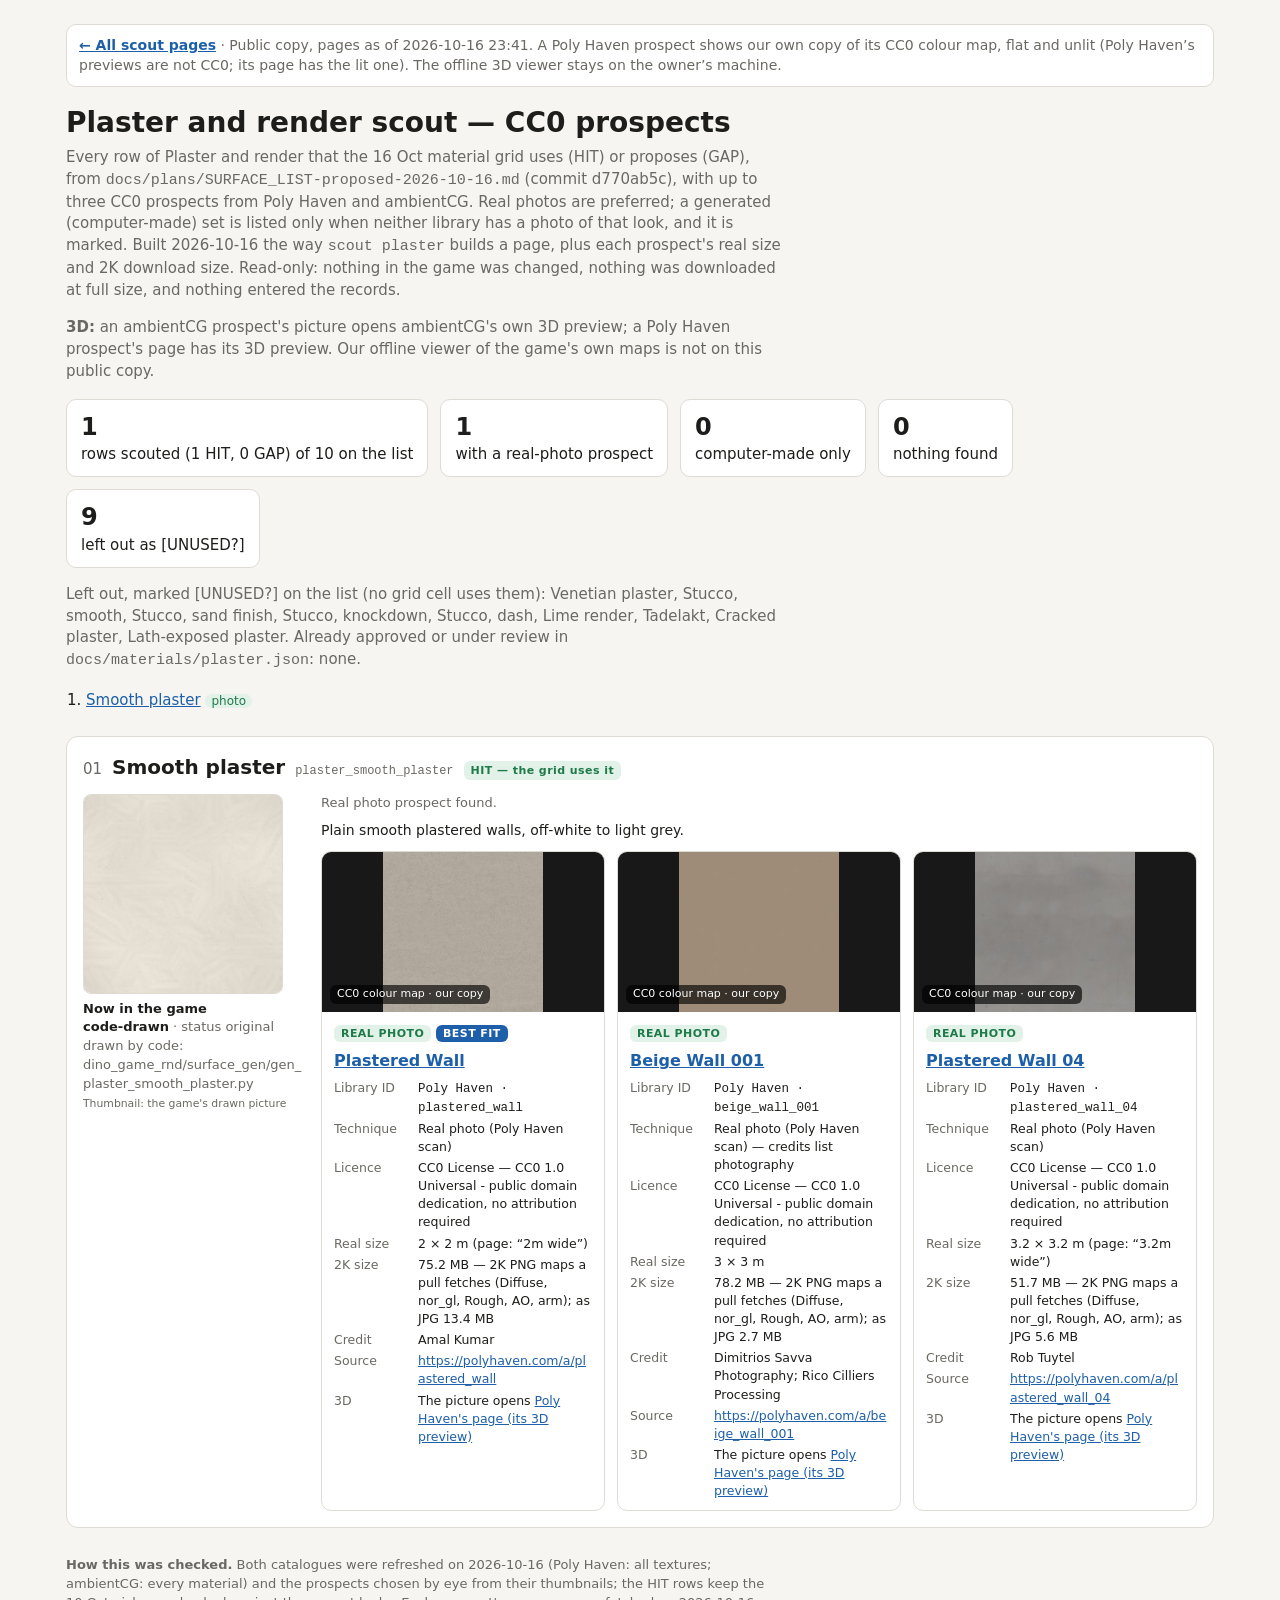
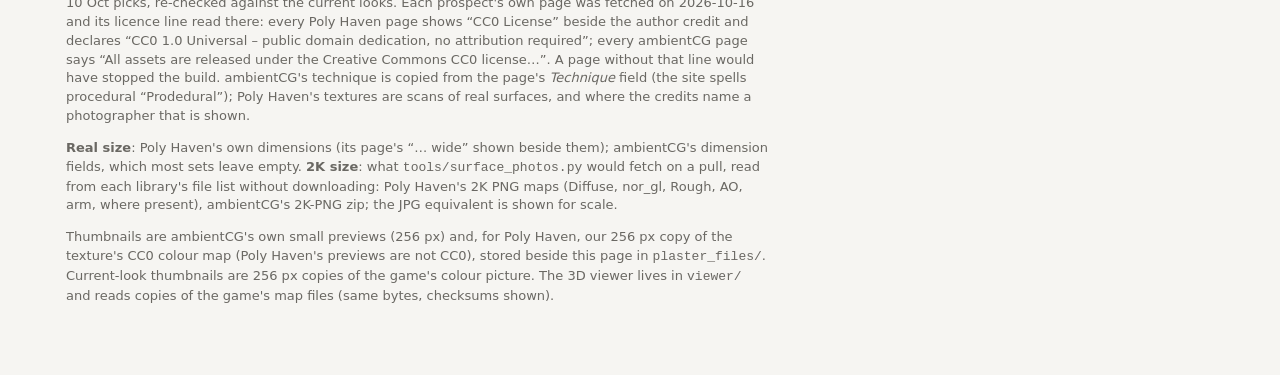
<file: plaster.html>
<!doctype html><html lang="en"><head><meta charset="utf-8"><meta name="viewport" content="width=device-width,initial-scale=1">
<title>Plaster and render Scout</title><style>:root{--bg:#f6f5f2;--card:#fff;--ink:#1d1d1b;--mute:#6a6863;--line:#dedbd4;--photo:#1f7a4a;--photobg:#e2f2e8;--gen:#8a5a00;--genbg:#fbefd6;--link:#1d5fa8}
@media (prefers-color-scheme:dark){:root:not([data-theme="light"]){--bg:#161615;--card:#211f1d;--ink:#ecebe7;--mute:#a19e97;--line:#3a3834;--photo:#7ed3a0;--photobg:#183526;--gen:#f0c16b;--genbg:#3a2c12;--link:#8ab8f0}}
:root[data-theme="dark"]{--bg:#161615;--card:#211f1d;--ink:#ecebe7;--mute:#a19e97;--line:#3a3834;--photo:#7ed3a0;--photobg:#183526;--gen:#f0c16b;--genbg:#3a2c12;--link:#8ab8f0}
*{box-sizing:border-box}body{margin:0;background:var(--bg);color:var(--ink);font:15px/1.45 system-ui,-apple-system,"Segoe UI",sans-serif}
main{max-width:1180px;margin:0 auto;padding:24px 16px 64px}a{color:var(--link)}
h1{font-size:28px;margin:0 0 4px}.lede{color:var(--mute);margin:0 0 16px;max-width:75ch}
.stats{display:flex;gap:12px;flex-wrap:wrap;margin:16px 0}.stat{background:var(--card);border:1px solid var(--line);border-radius:10px;padding:10px 14px}.stat b{display:block;font-size:24px}
.toc{columns:3 220px;padding-left:20px;margin:8px 0 24px}.toc li{break-inside:avoid;margin:2px 0}.toc span{font-size:12px;padding:0 6px;border-radius:8px}.ok{background:var(--photobg);color:var(--photo)}.gn{background:var(--genbg);color:var(--gen)}
section{background:var(--card);border:1px solid var(--line);border-radius:12px;padding:16px;margin:0 0 18px}
.rh{display:flex;align-items:baseline;gap:10px;flex-wrap:wrap;margin-bottom:12px}.rh h2{margin:0;font-size:20px}.num{color:var(--mute);font-variant-numeric:tabular-nums}.key{color:var(--mute);font-size:12px}
.row{display:grid;grid-template-columns:220px 1fr;gap:18px}@media (max-width:720px){.row{grid-template-columns:1fr}}
.cur{margin:0}.cur img{width:200px;height:200px;object-fit:cover;border-radius:8px;border:1px solid var(--line);display:block}.cur figcaption{overflow-wrap:anywhere;font-size:13px;margin-top:6px;color:var(--mute)}.cur b{color:var(--ink)}.g{font-weight:600;color:var(--ink)}
.note{margin:0 0 10px;font-size:14px}.pgrid{display:grid;grid-template-columns:repeat(auto-fill,minmax(250px,1fr));gap:12px}
.p{border:1px solid var(--line);border-radius:10px;overflow:hidden;display:flex;flex-direction:column}.p.is-gen{border-style:dashed;border-color:var(--gen)}
.p img{width:100%;height:160px;object-fit:contain;background:#181818;display:block}.pb{padding:10px 12px}.pb h4{margin:6px 0 6px;font-size:16px}
.tag{font-size:11px;font-weight:700;letter-spacing:.04em;padding:2px 7px;border-radius:6px}.tag.photo{background:var(--photobg);color:var(--photo)}.tag.gen{background:var(--genbg);color:var(--gen)}
dl{display:grid;grid-template-columns:76px 1fr;gap:3px 8px;margin:0;font-size:12.5px}dt{color:var(--mute)}dd{margin:0;overflow-wrap:anywhere}
.none{color:var(--mute);font-style:italic}footer{color:var(--mute);font-size:13px;margin-top:28px;max-width:85ch}
.cur a{display:block;width:200px}.p>a{display:block}
.tag.pick{background:var(--link);color:var(--card)}.p.is-pick{border:2px solid var(--link)}.pulled-status{margin:0 0 10px;font-size:14px}
details.pulled{margin:28px 0 0;border-top:1px solid var(--line);padding-top:12px}details.pulled>summary{cursor:pointer;font-size:20px;font-weight:600;margin:0 0 12px;padding:6px 0}

.tag.best{background:var(--link);color:var(--card)}.mark{font-size:11px;font-weight:700;letter-spacing:.04em;padding:2px 7px;border-radius:6px;background:var(--photobg);color:var(--photo)}
.mark.gap{background:var(--genbg);color:var(--gen)}.nn{background:var(--line);color:var(--mute)}
.gapfig{width:200px;height:200px;border:2px dashed var(--line);border-radius:8px;display:flex;align-items:center;justify-content:center;text-align:center;padding:12px;color:var(--mute);font-size:13px}
.route{margin:10px 0 0;font-size:14px;border-left:3px solid var(--gen);padding:2px 0 2px 10px}.verdict{font-size:13px;color:var(--mute);margin:0 0 8px}
</style><meta name="robots" content="noindex"><style>
.pub-bar{margin:0 0 16px;padding:10px 12px;border:1px solid var(--line);border-radius:10px;background:var(--card);font-size:14px;color:var(--mute)}
.pub-bar a{font-weight:600}
.pub-out{display:flex;align-items:center;justify-content:center;text-align:center;height:160px;padding:12px;background:var(--bg);color:var(--mute);font-size:13px;border-bottom:1px solid var(--line)}
.cur .pub-out{width:200px;height:200px;border:1px dashed var(--mute);border-radius:8px}
.phmap{position:relative;display:block}.phmap small{position:absolute;left:8px;bottom:8px;font-size:11px;line-height:1.3;padding:2px 7px;border-radius:6px;background:rgba(0,0,0,.65);color:#fff}
</style></head><body><main><p class="pub-bar"><a href="./">← All scout pages</a> · Public copy, pages as of 2026-10-16 23:41. A Poly Haven prospect shows our own copy of its CC0 colour map, flat and unlit (Poly Haven’s previews are not CC0; its page has the lit one). The offline 3D viewer stays on the owner’s machine.</p>
<h1>Plaster and render scout — CC0 prospects</h1>
<p class="lede">Every row of Plaster and render that the 16 Oct material grid uses (HIT) or proposes (GAP), from <code>docs/plans/SURFACE_LIST-proposed-2026-10-16.md</code> (commit d770ab5c), with up to three CC0 prospects from Poly Haven and ambientCG. Real photos are preferred; a generated (computer-made) set is listed only when neither library has a photo of that look, and it is marked. Built 2026-10-16 the way <code>scout plaster</code> builds a page, plus each prospect's real size and 2K download size. Read-only: nothing in the game was changed, nothing was downloaded at full size, and nothing entered the records.</p>
<p class="lede"><b>3D:</b> an ambientCG prospect's picture opens ambientCG's own 3D preview; a Poly Haven prospect's page has its 3D preview. Our offline viewer of the game's own maps is not on this public copy.</p>
<div class="stats"><div class="stat"><b>1</b>rows scouted (1 HIT, 0 GAP) of 10 on the list</div><div class="stat"><b>1</b>with a real-photo prospect</div><div class="stat"><b>0</b>computer-made only</div><div class="stat"><b>0</b>nothing found</div><div class="stat"><b>9</b>left out as [UNUSED?]</div></div>
<p class="lede">Left out, marked [UNUSED?] on the list (no grid cell uses them): Venetian plaster, Stucco, smooth, Stucco, sand finish, Stucco, knockdown, Stucco, dash, Lime render, Tadelakt, Cracked plaster, Lath-exposed plaster. Already approved or under review in <code>docs/materials/plaster.json</code>: none.</p>
<ol class="toc"><li><a href="#plaster_smooth_plaster">Smooth plaster</a> <span class="ok">photo</span></li></ol>
<section id="plaster_smooth_plaster">
<header class="rh"><span class="num">01</span><h2>Smooth plaster</h2><code class="key">plaster_smooth_plaster</code> <span class="mark">HIT — the grid uses it</span></header>
<div class="row"><figure class="cur"><img src="plaster_files/current_plaster_smooth_plaster.jpg" alt="current look of Smooth plaster" width="200" height="200"><figcaption><b>Now in the game</b><br><span class="g">code-drawn</span> · status original<br>drawn by code: dino_game_rnd/surface_gen/gen_plaster_smooth_plaster.py<br><small>Thumbnail: the game&#x27;s drawn picture</small></figcaption></figure>
<div class="ps"><p class="verdict">Real photo prospect found.</p><p class="note">Plain smooth plastered walls, off-white to light grey.</p><div class="pgrid"><article class="p">
<a href="https://polyhaven.com/a/plastered_wall" target="_blank" rel="noopener" title="Open in 3D: Poly Haven&#x27;s page (its 3D preview)"><span class="phmap"><img src="plaster_files/phmap_plastered_wall.jpg" alt="Plastered Wall" width="160" height="160"><small>CC0 colour map · our copy</small></span></a>
<div class="pb"><span class="tag photo">REAL PHOTO</span> <span class="tag best">BEST FIT</span>
<h4><a href="https://polyhaven.com/a/plastered_wall" target="_blank" rel="noopener">Plastered Wall</a></h4>
<dl><dt>Library ID</dt><dd><code>Poly Haven · plastered_wall</code></dd>
<dt>Technique</dt><dd>Real photo (Poly Haven scan)</dd>
<dt>Licence</dt><dd>CC0 License — CC0 1.0 Universal - public domain dedication, no attribution required</dd>
<dt>Real size</dt><dd>2 × 2 m (page: “2m wide”)</dd>
<dt>2K size</dt><dd>75.2 MB — 2K PNG maps a pull fetches (Diffuse, nor_gl, Rough, AO, arm); as JPG 13.4 MB</dd>
<dt>Credit</dt><dd>Amal Kumar</dd>
<dt>Source</dt><dd><a href="https://polyhaven.com/a/plastered_wall" target="_blank" rel="noopener">https://polyhaven.com/a/plastered_wall</a></dd>
<dt>3D</dt><dd>The picture opens <a href="https://polyhaven.com/a/plastered_wall" target="_blank" rel="noopener">Poly Haven&#x27;s page (its 3D preview)</a></dd></dl></div></article><article class="p">
<a href="https://polyhaven.com/a/beige_wall_001" target="_blank" rel="noopener" title="Open in 3D: Poly Haven&#x27;s page (its 3D preview)"><span class="phmap"><img src="plaster_files/phmap_beige_wall_001.jpg" alt="Beige Wall 001" width="160" height="160"><small>CC0 colour map · our copy</small></span></a>
<div class="pb"><span class="tag photo">REAL PHOTO</span>
<h4><a href="https://polyhaven.com/a/beige_wall_001" target="_blank" rel="noopener">Beige Wall 001</a></h4>
<dl><dt>Library ID</dt><dd><code>Poly Haven · beige_wall_001</code></dd>
<dt>Technique</dt><dd>Real photo (Poly Haven scan) — credits list photography</dd>
<dt>Licence</dt><dd>CC0 License — CC0 1.0 Universal - public domain dedication, no attribution required</dd>
<dt>Real size</dt><dd>3 × 3 m</dd>
<dt>2K size</dt><dd>78.2 MB — 2K PNG maps a pull fetches (Diffuse, nor_gl, Rough, AO, arm); as JPG 2.7 MB</dd>
<dt>Credit</dt><dd>Dimitrios Savva Photography; Rico Cilliers Processing</dd>
<dt>Source</dt><dd><a href="https://polyhaven.com/a/beige_wall_001" target="_blank" rel="noopener">https://polyhaven.com/a/beige_wall_001</a></dd>
<dt>3D</dt><dd>The picture opens <a href="https://polyhaven.com/a/beige_wall_001" target="_blank" rel="noopener">Poly Haven&#x27;s page (its 3D preview)</a></dd></dl></div></article><article class="p">
<a href="https://polyhaven.com/a/plastered_wall_04" target="_blank" rel="noopener" title="Open in 3D: Poly Haven&#x27;s page (its 3D preview)"><span class="phmap"><img src="plaster_files/phmap_plastered_wall_04.jpg" alt="Plastered Wall 04" width="160" height="160"><small>CC0 colour map · our copy</small></span></a>
<div class="pb"><span class="tag photo">REAL PHOTO</span>
<h4><a href="https://polyhaven.com/a/plastered_wall_04" target="_blank" rel="noopener">Plastered Wall 04</a></h4>
<dl><dt>Library ID</dt><dd><code>Poly Haven · plastered_wall_04</code></dd>
<dt>Technique</dt><dd>Real photo (Poly Haven scan)</dd>
<dt>Licence</dt><dd>CC0 License — CC0 1.0 Universal - public domain dedication, no attribution required</dd>
<dt>Real size</dt><dd>3.2 × 3.2 m (page: “3.2m wide”)</dd>
<dt>2K size</dt><dd>51.7 MB — 2K PNG maps a pull fetches (Diffuse, nor_gl, Rough, AO, arm); as JPG 5.6 MB</dd>
<dt>Credit</dt><dd>Rob Tuytel</dd>
<dt>Source</dt><dd><a href="https://polyhaven.com/a/plastered_wall_04" target="_blank" rel="noopener">https://polyhaven.com/a/plastered_wall_04</a></dd>
<dt>3D</dt><dd>The picture opens <a href="https://polyhaven.com/a/plastered_wall_04" target="_blank" rel="noopener">Poly Haven&#x27;s page (its 3D preview)</a></dd></dl></div></article></div></div></div></section>
<footer><p><b>How this was checked.</b> Both catalogues were refreshed on 2026-10-16 (Poly Haven: all textures; ambientCG: every material) and the prospects chosen by eye from their thumbnails; the HIT rows keep the 10 Oct picks, re-checked against the current looks. Each prospect's own page was fetched on 2026-10-16 and its licence line read there: every Poly Haven page shows “CC0 License” beside the author credit and declares “CC0 1.0 Universal – public domain dedication, no attribution required”; every ambientCG page says “All assets are released under the Creative Commons CC0 license…”. A page without that line would have stopped the build. ambientCG's technique is copied from the page's <i>Technique</i> field (the site spells procedural “Prodedural”); Poly Haven's textures are scans of real surfaces, and where the credits name a photographer that is shown.</p>
<p><b>Real size</b>: Poly Haven's own dimensions (its page's “… wide” shown beside them); ambientCG's dimension fields, which most sets leave empty. <b>2K size</b>: what <code>tools/surface_photos.py</code> would fetch on a pull, read from each library's file list without downloading: Poly Haven's 2K PNG maps (Diffuse, nor_gl, Rough, AO, arm, where present), ambientCG's 2K-PNG zip; the JPG equivalent is shown for scale.</p>
<p>Thumbnails are ambientCG's own small previews (256 px) and, for Poly Haven, our 256 px copy of the texture's CC0 colour map (Poly Haven's previews are not CC0), stored beside this page in <code>plaster_files/</code>. Current-look thumbnails are 256 px copies of the game's colour picture. The 3D viewer lives in <code>viewer/</code> and reads copies of the game's map files (same bytes, checksums shown).</p></footer>
</main></body></html>
</file>
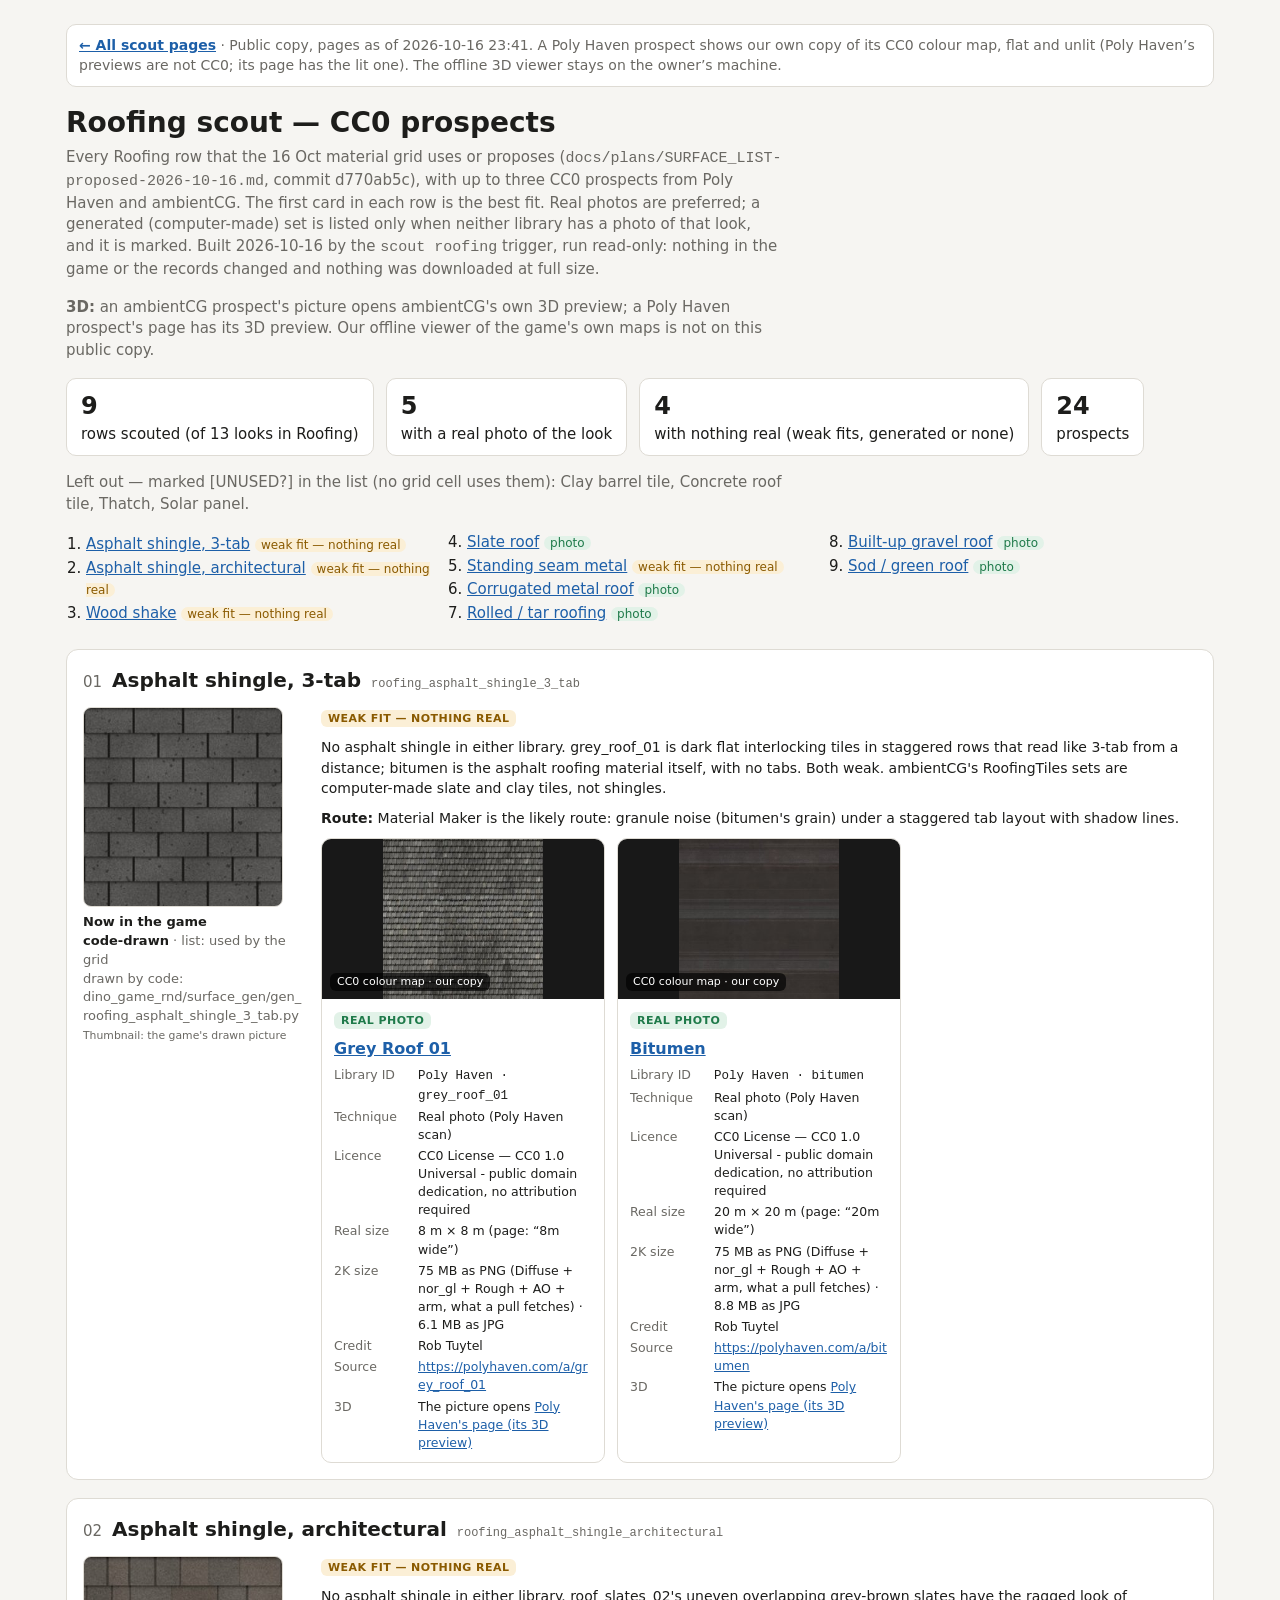
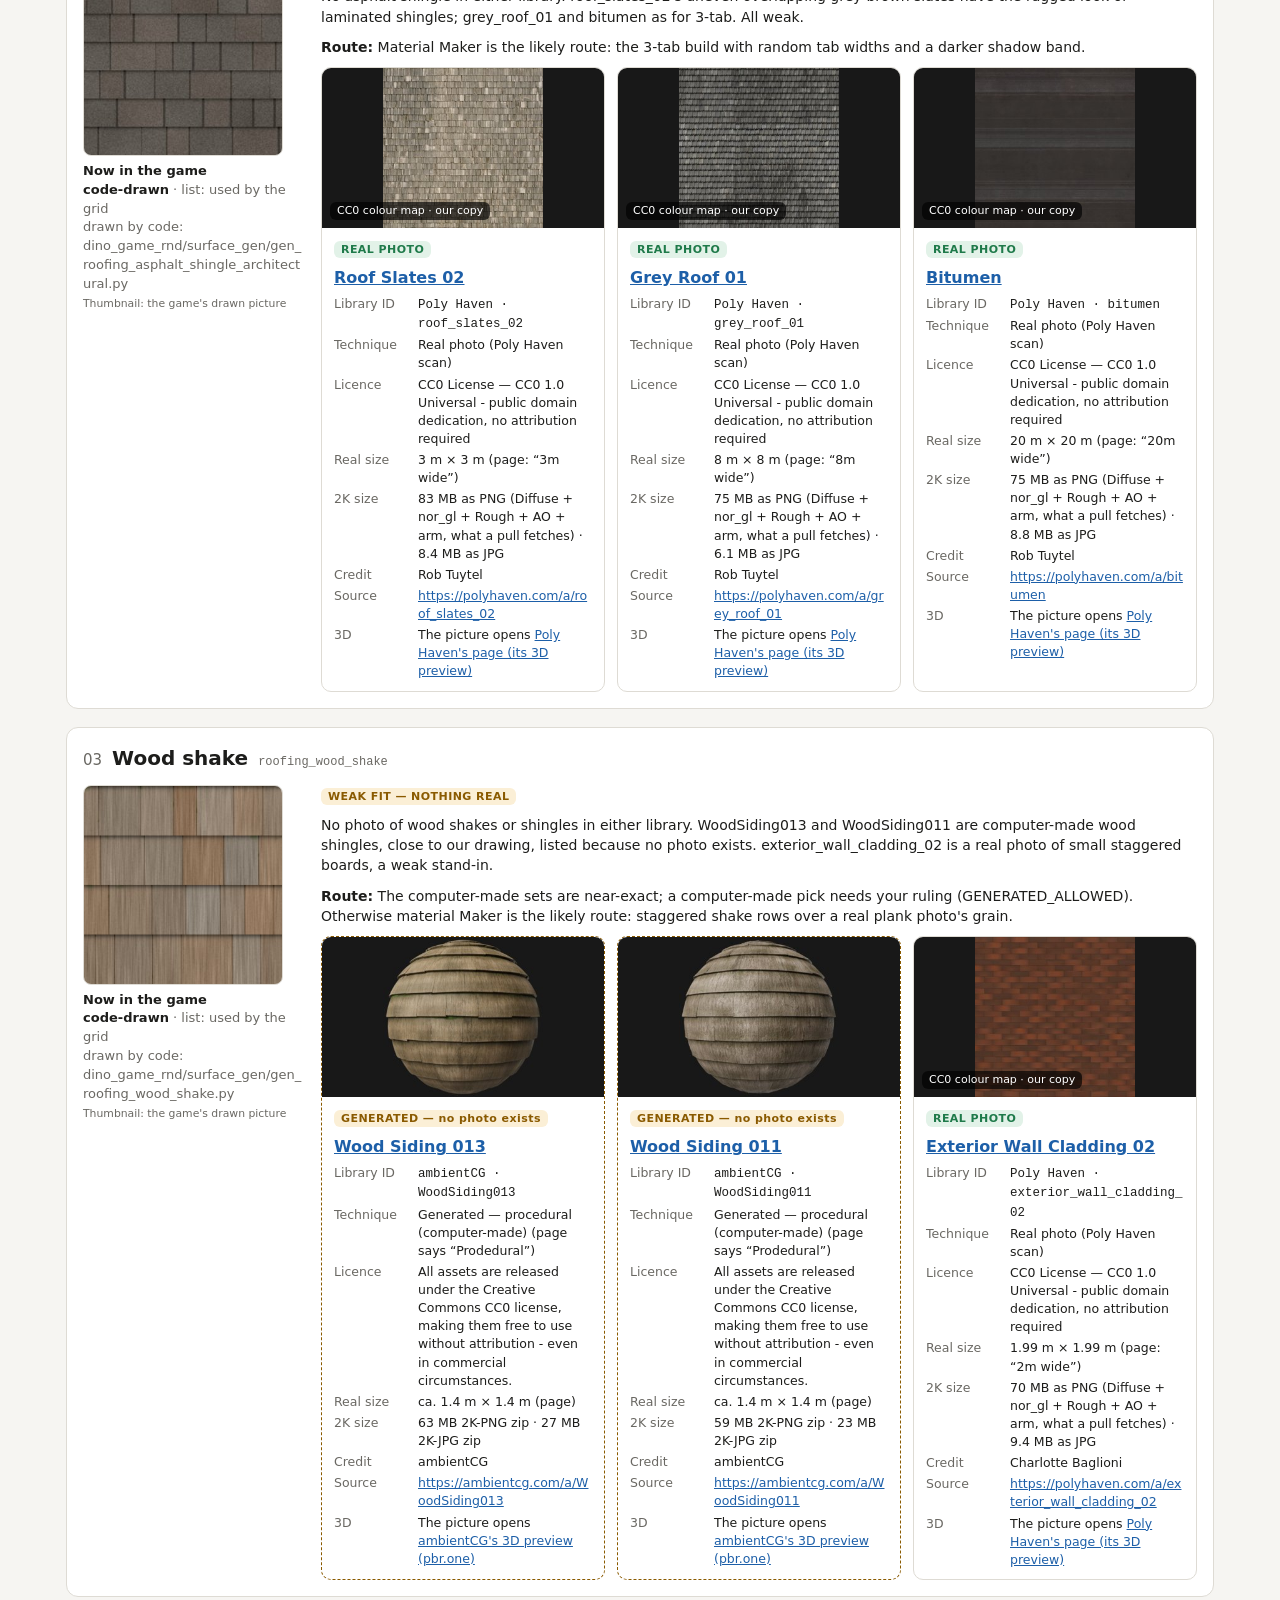
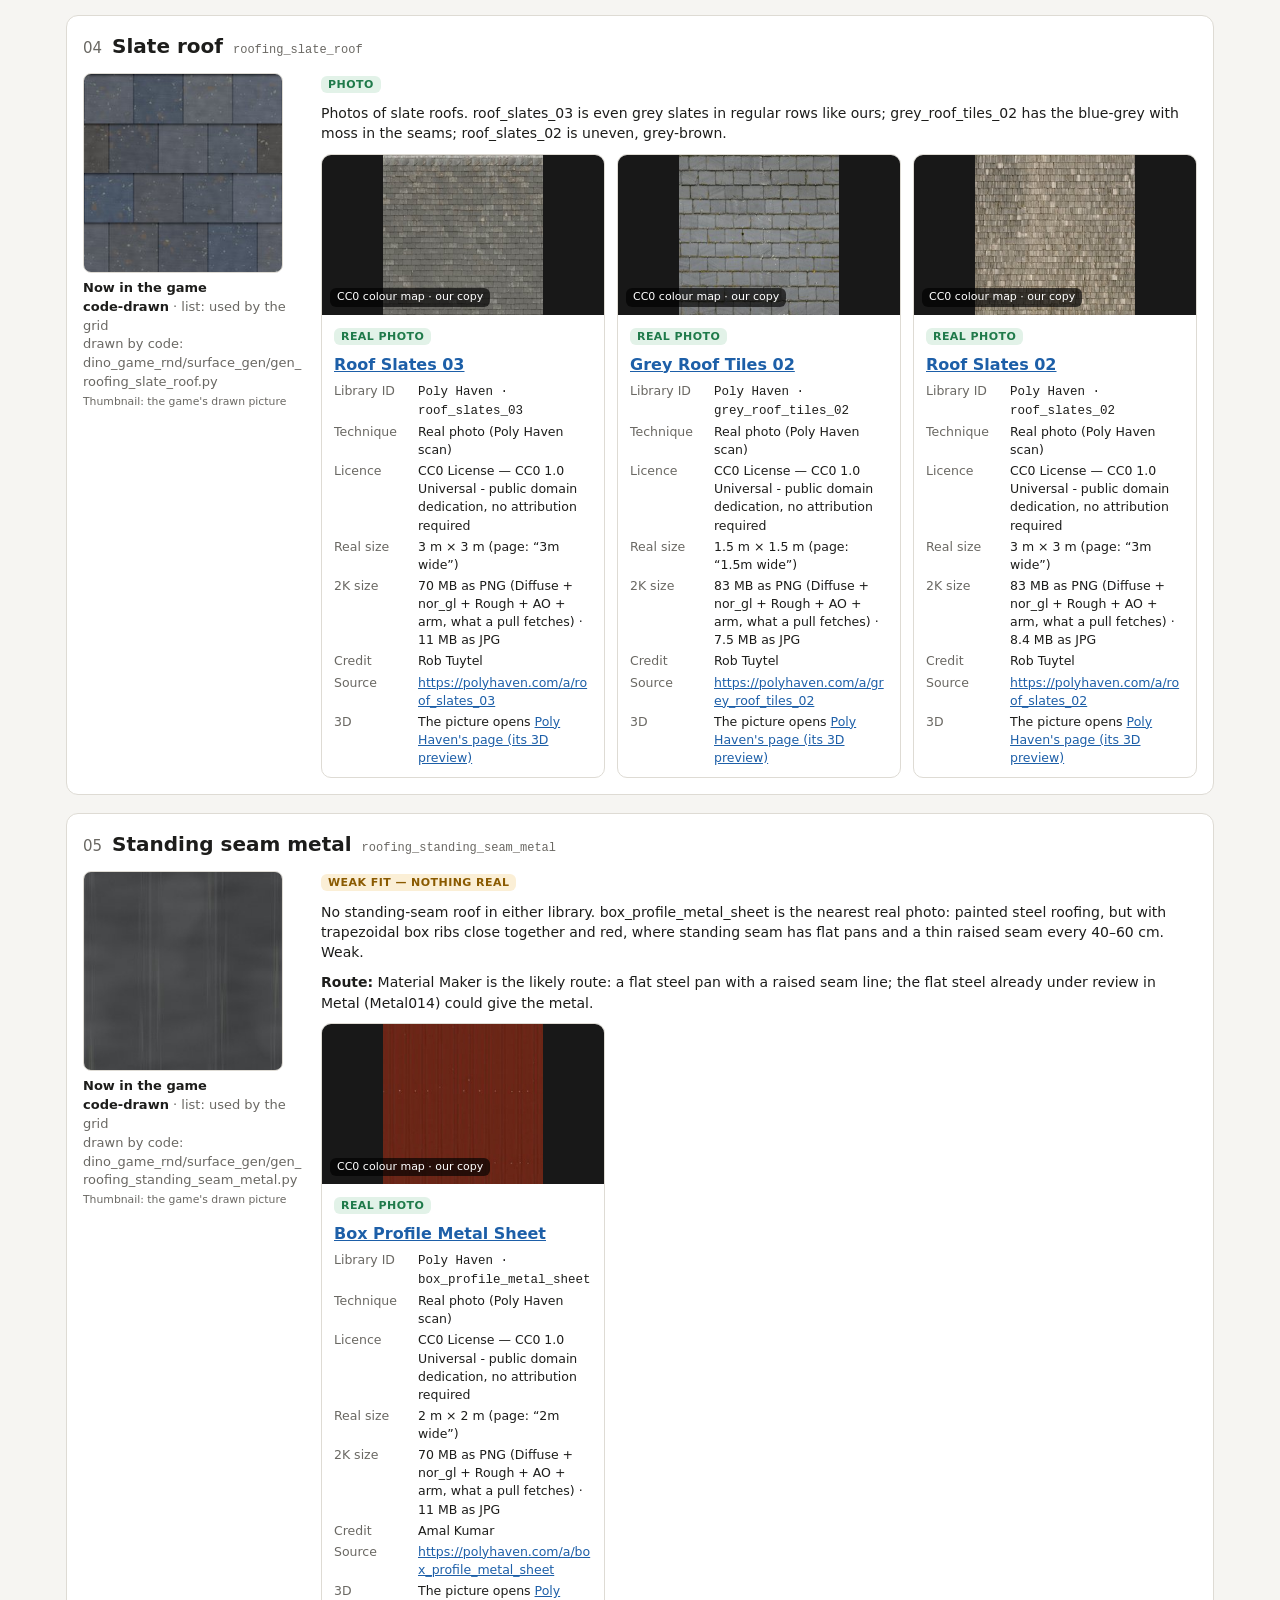
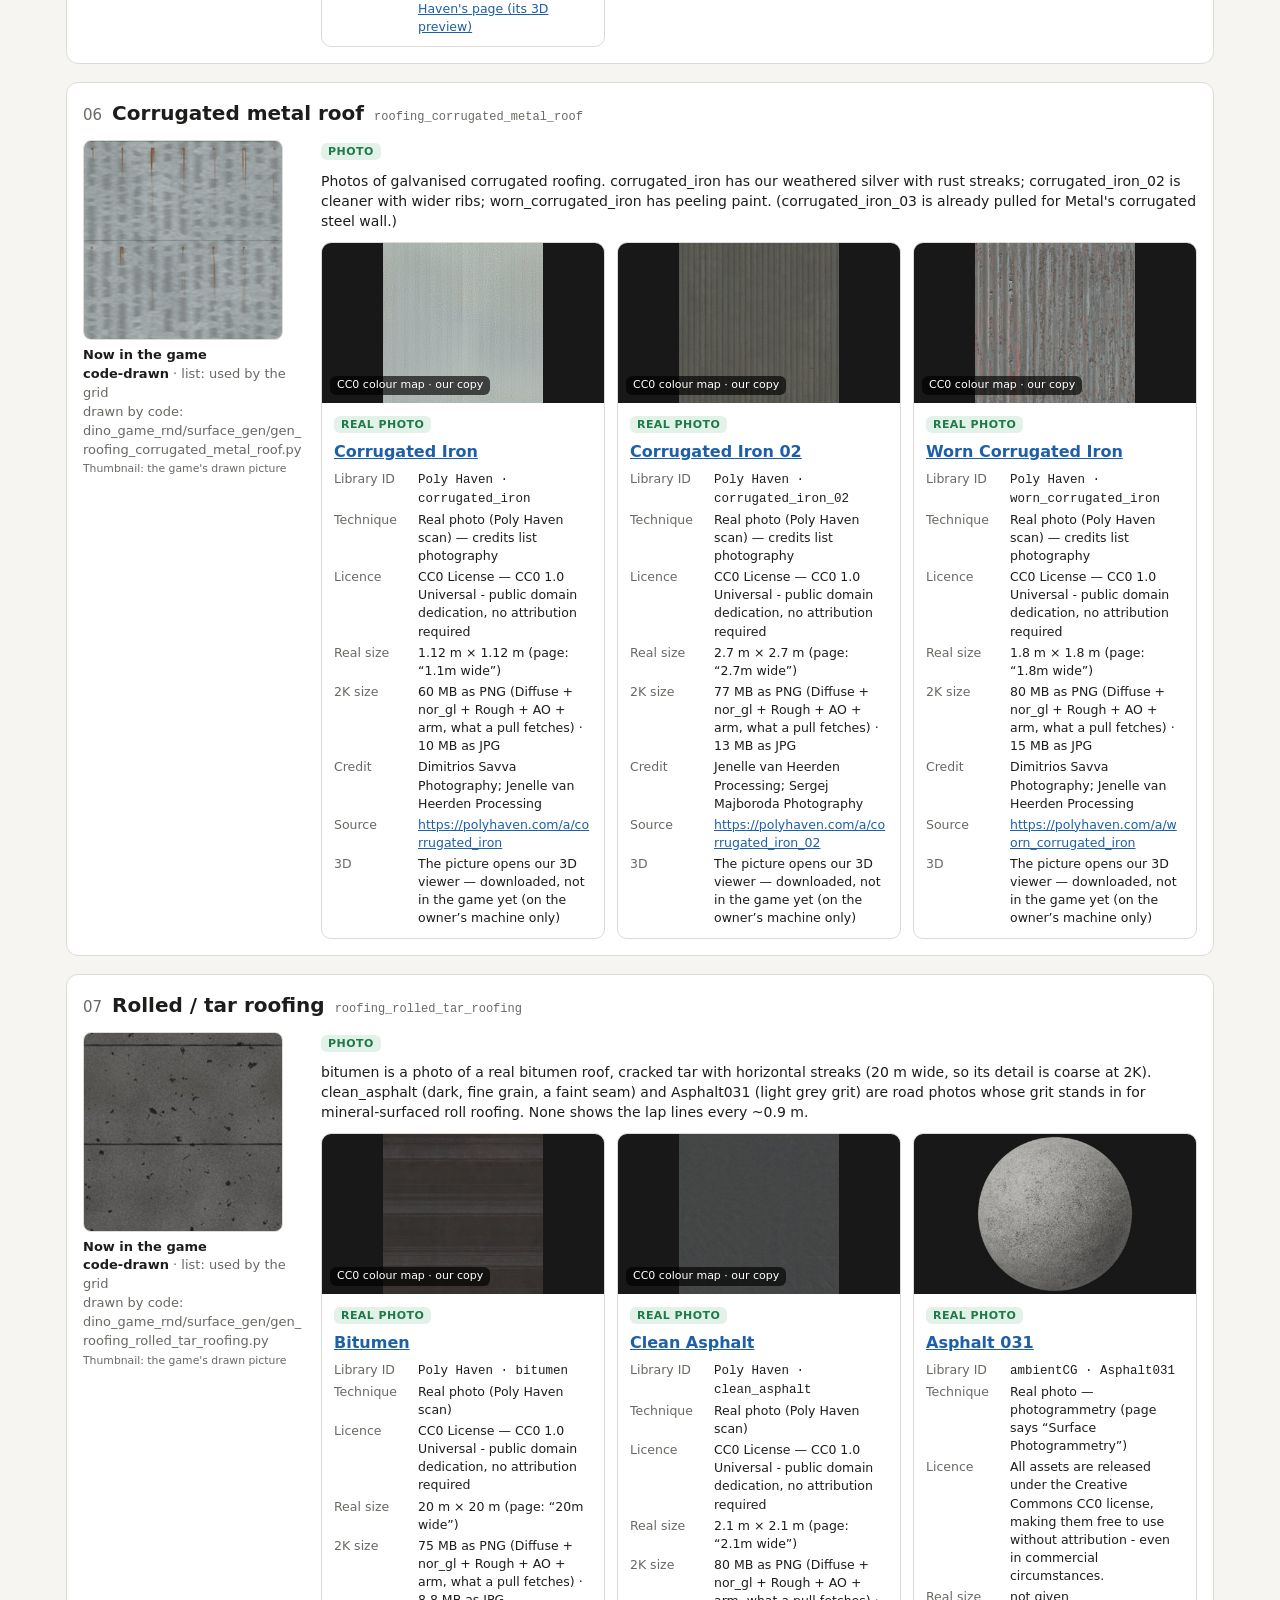
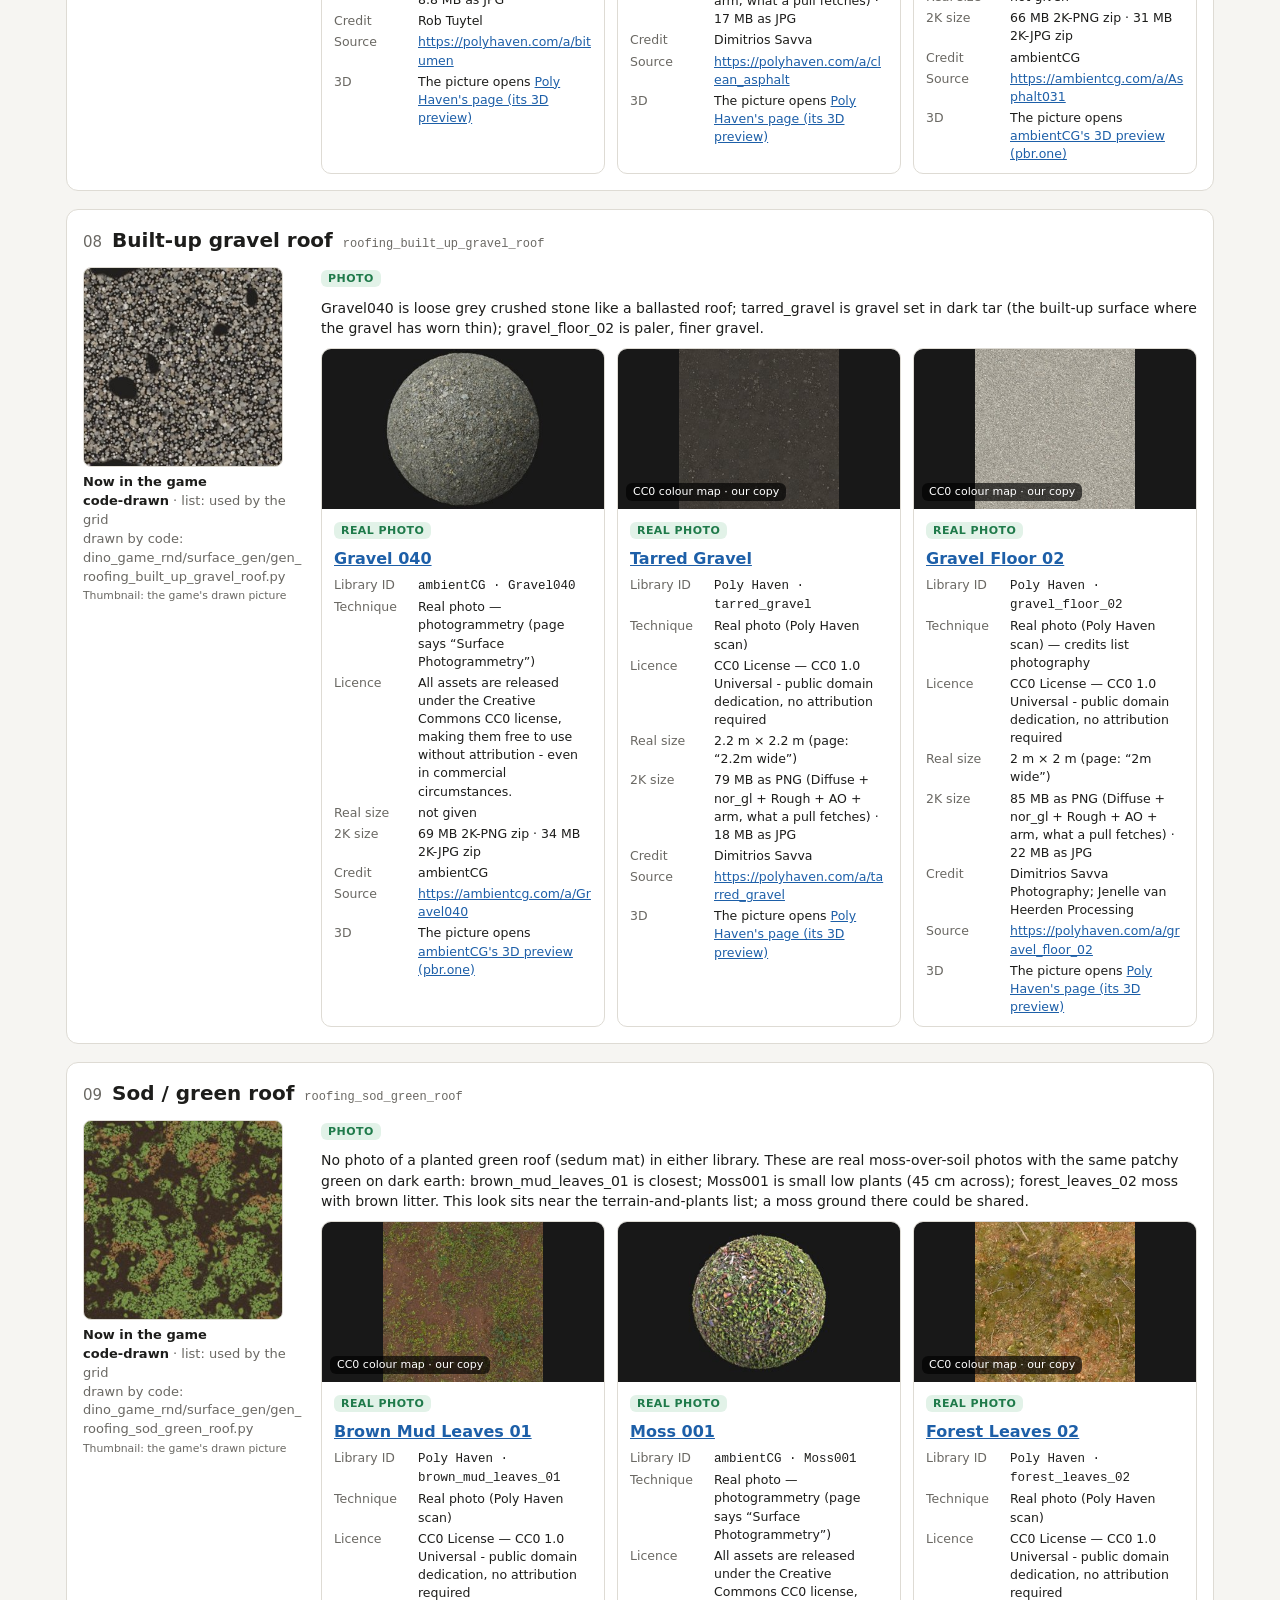
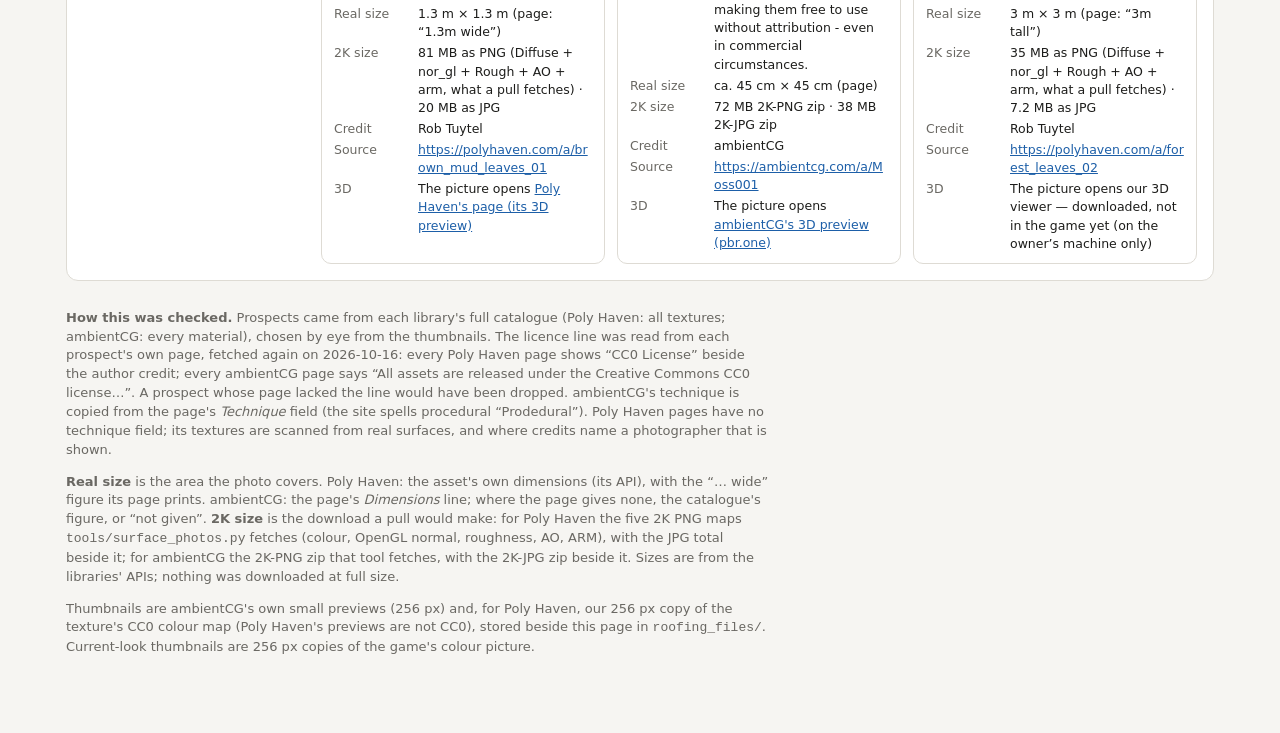
<file: roofing.html>
<!doctype html><html lang="en"><head><meta charset="utf-8"><meta name="viewport" content="width=device-width,initial-scale=1">
<title>Roofing Scout</title><style>:root{--bg:#f6f5f2;--card:#fff;--ink:#1d1d1b;--mute:#6a6863;--line:#dedbd4;--photo:#1f7a4a;--photobg:#e2f2e8;--gen:#8a5a00;--genbg:#fbefd6;--link:#1d5fa8}
@media (prefers-color-scheme:dark){:root:not([data-theme="light"]){--bg:#161615;--card:#211f1d;--ink:#ecebe7;--mute:#a19e97;--line:#3a3834;--photo:#7ed3a0;--photobg:#183526;--gen:#f0c16b;--genbg:#3a2c12;--link:#8ab8f0}}
:root[data-theme="dark"]{--bg:#161615;--card:#211f1d;--ink:#ecebe7;--mute:#a19e97;--line:#3a3834;--photo:#7ed3a0;--photobg:#183526;--gen:#f0c16b;--genbg:#3a2c12;--link:#8ab8f0}
*{box-sizing:border-box}body{margin:0;background:var(--bg);color:var(--ink);font:15px/1.45 system-ui,-apple-system,"Segoe UI",sans-serif}
main{max-width:1180px;margin:0 auto;padding:24px 16px 64px}a{color:var(--link)}
h1{font-size:28px;margin:0 0 4px}.lede{color:var(--mute);margin:0 0 16px;max-width:75ch}
.stats{display:flex;gap:12px;flex-wrap:wrap;margin:16px 0}.stat{background:var(--card);border:1px solid var(--line);border-radius:10px;padding:10px 14px}.stat b{display:block;font-size:24px}
.toc{columns:3 220px;padding-left:20px;margin:8px 0 24px}.toc li{break-inside:avoid;margin:2px 0}.toc span{font-size:12px;padding:0 6px;border-radius:8px}.ok{background:var(--photobg);color:var(--photo)}.gn{background:var(--genbg);color:var(--gen)}
section{background:var(--card);border:1px solid var(--line);border-radius:12px;padding:16px;margin:0 0 18px}
.rh{display:flex;align-items:baseline;gap:10px;flex-wrap:wrap;margin-bottom:12px}.rh h2{margin:0;font-size:20px}.num{color:var(--mute);font-variant-numeric:tabular-nums}.key{color:var(--mute);font-size:12px}
.row{display:grid;grid-template-columns:220px 1fr;gap:18px}@media (max-width:720px){.row{grid-template-columns:1fr}}
.cur{margin:0}.cur img{width:200px;height:200px;object-fit:cover;border-radius:8px;border:1px solid var(--line);display:block}.cur figcaption{overflow-wrap:anywhere;font-size:13px;margin-top:6px;color:var(--mute)}.cur b{color:var(--ink)}.g{font-weight:600;color:var(--ink)}
.note{margin:0 0 10px;font-size:14px}.pgrid{display:grid;grid-template-columns:repeat(auto-fill,minmax(250px,1fr));gap:12px}
.p{border:1px solid var(--line);border-radius:10px;overflow:hidden;display:flex;flex-direction:column}.p.is-gen{border-style:dashed;border-color:var(--gen)}
.p img{width:100%;height:160px;object-fit:contain;background:#181818;display:block}.pb{padding:10px 12px}.pb h4{margin:6px 0 6px;font-size:16px}
.tag{font-size:11px;font-weight:700;letter-spacing:.04em;padding:2px 7px;border-radius:6px}.tag.photo{background:var(--photobg);color:var(--photo)}.tag.gen{background:var(--genbg);color:var(--gen)}
dl{display:grid;grid-template-columns:76px 1fr;gap:3px 8px;margin:0;font-size:12.5px}dt{color:var(--mute)}dd{margin:0;overflow-wrap:anywhere}
.none{color:var(--mute);font-style:italic}footer{color:var(--mute);font-size:13px;margin-top:28px;max-width:85ch}
.cur a{display:block;width:200px}.p>a{display:block}
.tag.pick{background:var(--link);color:var(--card)}.p.is-pick{border:2px solid var(--link)}.pulled-status{margin:0 0 10px;font-size:14px}
details.pulled{margin:28px 0 0;border-top:1px solid var(--line);padding-top:12px}details.pulled>summary{cursor:pointer;font-size:20px;font-weight:600;margin:0 0 12px;padding:6px 0}
</style><meta name="robots" content="noindex"><style>
.pub-bar{margin:0 0 16px;padding:10px 12px;border:1px solid var(--line);border-radius:10px;background:var(--card);font-size:14px;color:var(--mute)}
.pub-bar a{font-weight:600}
.pub-out{display:flex;align-items:center;justify-content:center;text-align:center;height:160px;padding:12px;background:var(--bg);color:var(--mute);font-size:13px;border-bottom:1px solid var(--line)}
.cur .pub-out{width:200px;height:200px;border:1px dashed var(--mute);border-radius:8px}
.phmap{position:relative;display:block}.phmap small{position:absolute;left:8px;bottom:8px;font-size:11px;line-height:1.3;padding:2px 7px;border-radius:6px;background:rgba(0,0,0,.65);color:#fff}
</style></head><body><main><p class="pub-bar"><a href="./">← All scout pages</a> · Public copy, pages as of 2026-10-16 23:41. A Poly Haven prospect shows our own copy of its CC0 colour map, flat and unlit (Poly Haven’s previews are not CC0; its page has the lit one). The offline 3D viewer stays on the owner’s machine.</p>
<h1>Roofing scout — CC0 prospects</h1>
<p class="lede">Every Roofing row that the 16 Oct material grid uses or proposes (<code>docs/plans/SURFACE_LIST-proposed-2026-10-16.md</code>, commit d770ab5c), with up to three CC0 prospects from Poly Haven and ambientCG. The first card in each row is the best fit. Real photos are preferred; a generated (computer-made) set is listed only when neither library has a photo of that look, and it is marked. Built 2026-10-16 by the <code>scout roofing</code> trigger, run read-only: nothing in the game or the records changed and nothing was downloaded at full size.</p>
<p class="lede"><b>3D:</b> an ambientCG prospect's picture opens ambientCG's own 3D preview; a Poly Haven prospect's page has its 3D preview. Our offline viewer of the game's own maps is not on this public copy.</p>
<div class="stats"><div class="stat"><b>9</b>rows scouted (of 13 looks in Roofing)</div><div class="stat"><b>5</b>with a real photo of the look</div><div class="stat"><b>4</b>with nothing real (weak fits, generated or none)</div><div class="stat"><b>24</b>prospects</div></div>
<p class="lede">Left out — marked [UNUSED?] in the list (no grid cell uses them): Clay barrel tile, Concrete roof tile, Thatch, Solar panel.</p>
<ol class="toc"><li><a href="#roofing_asphalt_shingle_3_tab">Asphalt shingle, 3-tab</a> <span class="gn">weak fit — nothing real</span></li><li><a href="#roofing_asphalt_shingle_architectural">Asphalt shingle, architectural</a> <span class="gn">weak fit — nothing real</span></li><li><a href="#roofing_wood_shake">Wood shake</a> <span class="gn">weak fit — nothing real</span></li><li><a href="#roofing_slate_roof">Slate roof</a> <span class="ok">photo</span></li><li><a href="#roofing_standing_seam_metal">Standing seam metal</a> <span class="gn">weak fit — nothing real</span></li><li><a href="#roofing_corrugated_metal_roof">Corrugated metal roof</a> <span class="ok">photo</span></li><li><a href="#roofing_rolled_tar_roofing">Rolled / tar roofing</a> <span class="ok">photo</span></li><li><a href="#roofing_built_up_gravel_roof">Built-up gravel roof</a> <span class="ok">photo</span></li><li><a href="#roofing_sod_green_roof">Sod / green roof</a> <span class="ok">photo</span></li></ol>
<section id="roofing_asphalt_shingle_3_tab">
<header class="rh"><span class="num">01</span><h2>Asphalt shingle, 3-tab</h2><code class="key">roofing_asphalt_shingle_3_tab</code></header>
<div class="row">
<figure class="cur"><img src="roofing_files/current_roofing_asphalt_shingle_3_tab.jpg" alt="current look of Asphalt shingle, 3-tab" width="200" height="200">
<figcaption><b>Now in the game</b><br><span class="g">code-drawn</span> · list: used by the grid<br>drawn by code: dino_game_rnd/surface_gen/gen_roofing_asphalt_shingle_3_tab.py<br><small>Thumbnail: the game&#x27;s drawn picture</small></figcaption></figure>
<div class="ps"><p class="note"><span class="tag gen">WEAK FIT — NOTHING REAL</span></p><p class="note">No asphalt shingle in either library. grey_roof_01 is dark flat interlocking tiles in staggered rows that read like 3-tab from a distance; bitumen is the asphalt roofing material itself, with no tabs. Both weak. ambientCG&#x27;s RoofingTiles sets are computer-made slate and clay tiles, not shingles.</p><p class="note"><b>Route:</b> Material Maker is the likely route: granule noise (bitumen&#x27;s grain) under a staggered tab layout with shadow lines.</p><div class="pgrid"><article class="p">
<a href="https://polyhaven.com/a/grey_roof_01" target="_blank" rel="noopener" title="Open in 3D: Poly Haven&#x27;s page (its 3D preview)"><span class="phmap"><img src="roofing_files/phmap_grey_roof_01.jpg" alt="Grey Roof 01" width="160" height="160"><small>CC0 colour map · our copy</small></span></a>
<div class="pb"><span class="tag photo">REAL PHOTO</span>
<h4><a href="https://polyhaven.com/a/grey_roof_01" target="_blank" rel="noopener">Grey Roof 01</a></h4>
<dl><dt>Library ID</dt><dd><code>Poly Haven · grey_roof_01</code></dd>
<dt>Technique</dt><dd>Real photo (Poly Haven scan)</dd>
<dt>Licence</dt><dd>CC0 License — CC0 1.0 Universal - public domain dedication, no attribution required</dd>
<dt>Real size</dt><dd>8 m × 8 m (page: “8m wide”)</dd>
<dt>2K size</dt><dd>75 MB as PNG (Diffuse + nor_gl + Rough + AO + arm, what a pull fetches) · 6.1 MB as JPG</dd>
<dt>Credit</dt><dd>Rob Tuytel</dd>
<dt>Source</dt><dd><a href="https://polyhaven.com/a/grey_roof_01" target="_blank" rel="noopener">https://polyhaven.com/a/grey_roof_01</a></dd>
<dt>3D</dt><dd>The picture opens <a href="https://polyhaven.com/a/grey_roof_01" target="_blank" rel="noopener">Poly Haven&#x27;s page (its 3D preview)</a></dd></dl></div></article><article class="p">
<a href="https://polyhaven.com/a/bitumen" target="_blank" rel="noopener" title="Open in 3D: Poly Haven&#x27;s page (its 3D preview)"><span class="phmap"><img src="roofing_files/phmap_bitumen.jpg" alt="Bitumen" width="160" height="160"><small>CC0 colour map · our copy</small></span></a>
<div class="pb"><span class="tag photo">REAL PHOTO</span>
<h4><a href="https://polyhaven.com/a/bitumen" target="_blank" rel="noopener">Bitumen</a></h4>
<dl><dt>Library ID</dt><dd><code>Poly Haven · bitumen</code></dd>
<dt>Technique</dt><dd>Real photo (Poly Haven scan)</dd>
<dt>Licence</dt><dd>CC0 License — CC0 1.0 Universal - public domain dedication, no attribution required</dd>
<dt>Real size</dt><dd>20 m × 20 m (page: “20m wide”)</dd>
<dt>2K size</dt><dd>75 MB as PNG (Diffuse + nor_gl + Rough + AO + arm, what a pull fetches) · 8.8 MB as JPG</dd>
<dt>Credit</dt><dd>Rob Tuytel</dd>
<dt>Source</dt><dd><a href="https://polyhaven.com/a/bitumen" target="_blank" rel="noopener">https://polyhaven.com/a/bitumen</a></dd>
<dt>3D</dt><dd>The picture opens <a href="https://polyhaven.com/a/bitumen" target="_blank" rel="noopener">Poly Haven&#x27;s page (its 3D preview)</a></dd></dl></div></article></div></div></div></section><section id="roofing_asphalt_shingle_architectural">
<header class="rh"><span class="num">02</span><h2>Asphalt shingle, architectural</h2><code class="key">roofing_asphalt_shingle_architectural</code></header>
<div class="row">
<figure class="cur"><img src="roofing_files/current_roofing_asphalt_shingle_architectural.jpg" alt="current look of Asphalt shingle, architectural" width="200" height="200">
<figcaption><b>Now in the game</b><br><span class="g">code-drawn</span> · list: used by the grid<br>drawn by code: dino_game_rnd/surface_gen/gen_roofing_asphalt_shingle_architectural.py<br><small>Thumbnail: the game&#x27;s drawn picture</small></figcaption></figure>
<div class="ps"><p class="note"><span class="tag gen">WEAK FIT — NOTHING REAL</span></p><p class="note">No asphalt shingle in either library. roof_slates_02&#x27;s uneven overlapping grey-brown slates have the ragged look of laminated shingles; grey_roof_01 and bitumen as for 3-tab. All weak.</p><p class="note"><b>Route:</b> Material Maker is the likely route: the 3-tab build with random tab widths and a darker shadow band.</p><div class="pgrid"><article class="p">
<a href="https://polyhaven.com/a/roof_slates_02" target="_blank" rel="noopener" title="Open in 3D: Poly Haven&#x27;s page (its 3D preview)"><span class="phmap"><img src="roofing_files/phmap_roof_slates_02.jpg" alt="Roof Slates 02" width="160" height="160"><small>CC0 colour map · our copy</small></span></a>
<div class="pb"><span class="tag photo">REAL PHOTO</span>
<h4><a href="https://polyhaven.com/a/roof_slates_02" target="_blank" rel="noopener">Roof Slates 02</a></h4>
<dl><dt>Library ID</dt><dd><code>Poly Haven · roof_slates_02</code></dd>
<dt>Technique</dt><dd>Real photo (Poly Haven scan)</dd>
<dt>Licence</dt><dd>CC0 License — CC0 1.0 Universal - public domain dedication, no attribution required</dd>
<dt>Real size</dt><dd>3 m × 3 m (page: “3m wide”)</dd>
<dt>2K size</dt><dd>83 MB as PNG (Diffuse + nor_gl + Rough + AO + arm, what a pull fetches) · 8.4 MB as JPG</dd>
<dt>Credit</dt><dd>Rob Tuytel</dd>
<dt>Source</dt><dd><a href="https://polyhaven.com/a/roof_slates_02" target="_blank" rel="noopener">https://polyhaven.com/a/roof_slates_02</a></dd>
<dt>3D</dt><dd>The picture opens <a href="https://polyhaven.com/a/roof_slates_02" target="_blank" rel="noopener">Poly Haven&#x27;s page (its 3D preview)</a></dd></dl></div></article><article class="p">
<a href="https://polyhaven.com/a/grey_roof_01" target="_blank" rel="noopener" title="Open in 3D: Poly Haven&#x27;s page (its 3D preview)"><span class="phmap"><img src="roofing_files/phmap_grey_roof_01.jpg" alt="Grey Roof 01" width="160" height="160"><small>CC0 colour map · our copy</small></span></a>
<div class="pb"><span class="tag photo">REAL PHOTO</span>
<h4><a href="https://polyhaven.com/a/grey_roof_01" target="_blank" rel="noopener">Grey Roof 01</a></h4>
<dl><dt>Library ID</dt><dd><code>Poly Haven · grey_roof_01</code></dd>
<dt>Technique</dt><dd>Real photo (Poly Haven scan)</dd>
<dt>Licence</dt><dd>CC0 License — CC0 1.0 Universal - public domain dedication, no attribution required</dd>
<dt>Real size</dt><dd>8 m × 8 m (page: “8m wide”)</dd>
<dt>2K size</dt><dd>75 MB as PNG (Diffuse + nor_gl + Rough + AO + arm, what a pull fetches) · 6.1 MB as JPG</dd>
<dt>Credit</dt><dd>Rob Tuytel</dd>
<dt>Source</dt><dd><a href="https://polyhaven.com/a/grey_roof_01" target="_blank" rel="noopener">https://polyhaven.com/a/grey_roof_01</a></dd>
<dt>3D</dt><dd>The picture opens <a href="https://polyhaven.com/a/grey_roof_01" target="_blank" rel="noopener">Poly Haven&#x27;s page (its 3D preview)</a></dd></dl></div></article><article class="p">
<a href="https://polyhaven.com/a/bitumen" target="_blank" rel="noopener" title="Open in 3D: Poly Haven&#x27;s page (its 3D preview)"><span class="phmap"><img src="roofing_files/phmap_bitumen.jpg" alt="Bitumen" width="160" height="160"><small>CC0 colour map · our copy</small></span></a>
<div class="pb"><span class="tag photo">REAL PHOTO</span>
<h4><a href="https://polyhaven.com/a/bitumen" target="_blank" rel="noopener">Bitumen</a></h4>
<dl><dt>Library ID</dt><dd><code>Poly Haven · bitumen</code></dd>
<dt>Technique</dt><dd>Real photo (Poly Haven scan)</dd>
<dt>Licence</dt><dd>CC0 License — CC0 1.0 Universal - public domain dedication, no attribution required</dd>
<dt>Real size</dt><dd>20 m × 20 m (page: “20m wide”)</dd>
<dt>2K size</dt><dd>75 MB as PNG (Diffuse + nor_gl + Rough + AO + arm, what a pull fetches) · 8.8 MB as JPG</dd>
<dt>Credit</dt><dd>Rob Tuytel</dd>
<dt>Source</dt><dd><a href="https://polyhaven.com/a/bitumen" target="_blank" rel="noopener">https://polyhaven.com/a/bitumen</a></dd>
<dt>3D</dt><dd>The picture opens <a href="https://polyhaven.com/a/bitumen" target="_blank" rel="noopener">Poly Haven&#x27;s page (its 3D preview)</a></dd></dl></div></article></div></div></div></section><section id="roofing_wood_shake">
<header class="rh"><span class="num">03</span><h2>Wood shake</h2><code class="key">roofing_wood_shake</code></header>
<div class="row">
<figure class="cur"><img src="roofing_files/current_roofing_wood_shake.jpg" alt="current look of Wood shake" width="200" height="200">
<figcaption><b>Now in the game</b><br><span class="g">code-drawn</span> · list: used by the grid<br>drawn by code: dino_game_rnd/surface_gen/gen_roofing_wood_shake.py<br><small>Thumbnail: the game&#x27;s drawn picture</small></figcaption></figure>
<div class="ps"><p class="note"><span class="tag gen">WEAK FIT — NOTHING REAL</span></p><p class="note">No photo of wood shakes or shingles in either library. WoodSiding013 and WoodSiding011 are computer-made wood shingles, close to our drawing, listed because no photo exists. exterior_wall_cladding_02 is a real photo of small staggered boards, a weak stand-in.</p><p class="note"><b>Route:</b> The computer-made sets are near-exact; a computer-made pick needs your ruling (GENERATED_ALLOWED). Otherwise material Maker is the likely route: staggered shake rows over a real plank photo&#x27;s grain.</p><div class="pgrid"><article class="p is-gen">
<a href="https://releases.pbr.one/main/material-shading.html#normal_type=directx&amp;color_url=https://f003.backblazeb2.com/file/ambientCG-Web/media/surface-preview/WoodSiding013/WoodSiding013_SQ_Color.jpg?7474&amp;displacement_url=https://f003.backblazeb2.com/file/ambientCG-Web/media/surface-preview/WoodSiding013/WoodSiding013_SQ_Displacement.jpg?6117&amp;normal_url=https://f003.backblazeb2.com/file/ambientCG-Web/media/surface-preview/WoodSiding013/WoodSiding013_SQ_NormalDX.jpg?21976&amp;roughness_url=https://f003.backblazeb2.com/file/ambientCG-Web/media/surface-preview/WoodSiding013/WoodSiding013_SQ_Roughness.jpg?60901&amp;ambientocclusion_url=https://f003.backblazeb2.com/file/ambientCG-Web/media/surface-preview/WoodSiding013/WoodSiding013_SQ_AmbientOcclusion.jpg?59125" target="_blank" rel="noopener" title="Open in 3D: ambientCG&#x27;s 3D preview (pbr.one)"><img src="roofing_files/acg_WoodSiding013.jpg" alt="Wood Siding 013" width="160" height="160"></a>
<div class="pb"><span class="tag gen">GENERATED — no photo exists</span>
<h4><a href="https://ambientcg.com/a/WoodSiding013" target="_blank" rel="noopener">Wood Siding 013</a></h4>
<dl><dt>Library ID</dt><dd><code>ambientCG · WoodSiding013</code></dd>
<dt>Technique</dt><dd>Generated — procedural (computer-made) (page says “Prodedural”)</dd>
<dt>Licence</dt><dd>All assets are released under the Creative Commons CC0 license, making them free to use without attribution - even in commercial circumstances.</dd>
<dt>Real size</dt><dd>ca. 1.4 m × 1.4 m (page)</dd>
<dt>2K size</dt><dd>63 MB 2K-PNG zip · 27 MB 2K-JPG zip</dd>
<dt>Credit</dt><dd>ambientCG</dd>
<dt>Source</dt><dd><a href="https://ambientcg.com/a/WoodSiding013" target="_blank" rel="noopener">https://ambientcg.com/a/WoodSiding013</a></dd>
<dt>3D</dt><dd>The picture opens <a href="https://releases.pbr.one/main/material-shading.html#normal_type=directx&amp;color_url=https://f003.backblazeb2.com/file/ambientCG-Web/media/surface-preview/WoodSiding013/WoodSiding013_SQ_Color.jpg?7474&amp;displacement_url=https://f003.backblazeb2.com/file/ambientCG-Web/media/surface-preview/WoodSiding013/WoodSiding013_SQ_Displacement.jpg?6117&amp;normal_url=https://f003.backblazeb2.com/file/ambientCG-Web/media/surface-preview/WoodSiding013/WoodSiding013_SQ_NormalDX.jpg?21976&amp;roughness_url=https://f003.backblazeb2.com/file/ambientCG-Web/media/surface-preview/WoodSiding013/WoodSiding013_SQ_Roughness.jpg?60901&amp;ambientocclusion_url=https://f003.backblazeb2.com/file/ambientCG-Web/media/surface-preview/WoodSiding013/WoodSiding013_SQ_AmbientOcclusion.jpg?59125" target="_blank" rel="noopener">ambientCG&#x27;s 3D preview (pbr.one)</a></dd></dl></div></article><article class="p is-gen">
<a href="https://releases.pbr.one/main/material-shading.html#normal_type=directx&amp;color_url=https://f003.backblazeb2.com/file/ambientCG-Web/media/surface-preview/WoodSiding011/WoodSiding011_SQ_Color.jpg?76449&amp;displacement_url=https://f003.backblazeb2.com/file/ambientCG-Web/media/surface-preview/WoodSiding011/WoodSiding011_SQ_Displacement.jpg?47134&amp;normal_url=https://f003.backblazeb2.com/file/ambientCG-Web/media/surface-preview/WoodSiding011/WoodSiding011_SQ_NormalDX.jpg?26562" target="_blank" rel="noopener" title="Open in 3D: ambientCG&#x27;s 3D preview (pbr.one)"><img src="roofing_files/acg_WoodSiding011.jpg" alt="Wood Siding 011" width="160" height="160"></a>
<div class="pb"><span class="tag gen">GENERATED — no photo exists</span>
<h4><a href="https://ambientcg.com/a/WoodSiding011" target="_blank" rel="noopener">Wood Siding 011</a></h4>
<dl><dt>Library ID</dt><dd><code>ambientCG · WoodSiding011</code></dd>
<dt>Technique</dt><dd>Generated — procedural (computer-made) (page says “Prodedural”)</dd>
<dt>Licence</dt><dd>All assets are released under the Creative Commons CC0 license, making them free to use without attribution - even in commercial circumstances.</dd>
<dt>Real size</dt><dd>ca. 1.4 m × 1.4 m (page)</dd>
<dt>2K size</dt><dd>59 MB 2K-PNG zip · 23 MB 2K-JPG zip</dd>
<dt>Credit</dt><dd>ambientCG</dd>
<dt>Source</dt><dd><a href="https://ambientcg.com/a/WoodSiding011" target="_blank" rel="noopener">https://ambientcg.com/a/WoodSiding011</a></dd>
<dt>3D</dt><dd>The picture opens <a href="https://releases.pbr.one/main/material-shading.html#normal_type=directx&amp;color_url=https://f003.backblazeb2.com/file/ambientCG-Web/media/surface-preview/WoodSiding011/WoodSiding011_SQ_Color.jpg?76449&amp;displacement_url=https://f003.backblazeb2.com/file/ambientCG-Web/media/surface-preview/WoodSiding011/WoodSiding011_SQ_Displacement.jpg?47134&amp;normal_url=https://f003.backblazeb2.com/file/ambientCG-Web/media/surface-preview/WoodSiding011/WoodSiding011_SQ_NormalDX.jpg?26562" target="_blank" rel="noopener">ambientCG&#x27;s 3D preview (pbr.one)</a></dd></dl></div></article><article class="p">
<a href="https://polyhaven.com/a/exterior_wall_cladding_02" target="_blank" rel="noopener" title="Open in 3D: Poly Haven&#x27;s page (its 3D preview)"><span class="phmap"><img src="roofing_files/phmap_exterior_wall_cladding_02.jpg" alt="Exterior Wall Cladding 02" width="160" height="160"><small>CC0 colour map · our copy</small></span></a>
<div class="pb"><span class="tag photo">REAL PHOTO</span>
<h4><a href="https://polyhaven.com/a/exterior_wall_cladding_02" target="_blank" rel="noopener">Exterior Wall Cladding 02</a></h4>
<dl><dt>Library ID</dt><dd><code>Poly Haven · exterior_wall_cladding_02</code></dd>
<dt>Technique</dt><dd>Real photo (Poly Haven scan)</dd>
<dt>Licence</dt><dd>CC0 License — CC0 1.0 Universal - public domain dedication, no attribution required</dd>
<dt>Real size</dt><dd>1.99 m × 1.99 m (page: “2m wide”)</dd>
<dt>2K size</dt><dd>70 MB as PNG (Diffuse + nor_gl + Rough + AO + arm, what a pull fetches) · 9.4 MB as JPG</dd>
<dt>Credit</dt><dd>Charlotte Baglioni</dd>
<dt>Source</dt><dd><a href="https://polyhaven.com/a/exterior_wall_cladding_02" target="_blank" rel="noopener">https://polyhaven.com/a/exterior_wall_cladding_02</a></dd>
<dt>3D</dt><dd>The picture opens <a href="https://polyhaven.com/a/exterior_wall_cladding_02" target="_blank" rel="noopener">Poly Haven&#x27;s page (its 3D preview)</a></dd></dl></div></article></div></div></div></section><section id="roofing_slate_roof">
<header class="rh"><span class="num">04</span><h2>Slate roof</h2><code class="key">roofing_slate_roof</code></header>
<div class="row">
<figure class="cur"><img src="roofing_files/current_roofing_slate_roof.jpg" alt="current look of Slate roof" width="200" height="200">
<figcaption><b>Now in the game</b><br><span class="g">code-drawn</span> · list: used by the grid<br>drawn by code: dino_game_rnd/surface_gen/gen_roofing_slate_roof.py<br><small>Thumbnail: the game&#x27;s drawn picture</small></figcaption></figure>
<div class="ps"><p class="note"><span class="tag photo">PHOTO</span></p><p class="note">Photos of slate roofs. roof_slates_03 is even grey slates in regular rows like ours; grey_roof_tiles_02 has the blue-grey with moss in the seams; roof_slates_02 is uneven, grey-brown.</p><div class="pgrid"><article class="p">
<a href="https://polyhaven.com/a/roof_slates_03" target="_blank" rel="noopener" title="Open in 3D: Poly Haven&#x27;s page (its 3D preview)"><span class="phmap"><img src="roofing_files/phmap_roof_slates_03.jpg" alt="Roof Slates 03" width="160" height="160"><small>CC0 colour map · our copy</small></span></a>
<div class="pb"><span class="tag photo">REAL PHOTO</span>
<h4><a href="https://polyhaven.com/a/roof_slates_03" target="_blank" rel="noopener">Roof Slates 03</a></h4>
<dl><dt>Library ID</dt><dd><code>Poly Haven · roof_slates_03</code></dd>
<dt>Technique</dt><dd>Real photo (Poly Haven scan)</dd>
<dt>Licence</dt><dd>CC0 License — CC0 1.0 Universal - public domain dedication, no attribution required</dd>
<dt>Real size</dt><dd>3 m × 3 m (page: “3m wide”)</dd>
<dt>2K size</dt><dd>70 MB as PNG (Diffuse + nor_gl + Rough + AO + arm, what a pull fetches) · 11 MB as JPG</dd>
<dt>Credit</dt><dd>Rob Tuytel</dd>
<dt>Source</dt><dd><a href="https://polyhaven.com/a/roof_slates_03" target="_blank" rel="noopener">https://polyhaven.com/a/roof_slates_03</a></dd>
<dt>3D</dt><dd>The picture opens <a href="https://polyhaven.com/a/roof_slates_03" target="_blank" rel="noopener">Poly Haven&#x27;s page (its 3D preview)</a></dd></dl></div></article><article class="p">
<a href="https://polyhaven.com/a/grey_roof_tiles_02" target="_blank" rel="noopener" title="Open in 3D: Poly Haven&#x27;s page (its 3D preview)"><span class="phmap"><img src="roofing_files/phmap_grey_roof_tiles_02.jpg" alt="Grey Roof Tiles 02" width="160" height="160"><small>CC0 colour map · our copy</small></span></a>
<div class="pb"><span class="tag photo">REAL PHOTO</span>
<h4><a href="https://polyhaven.com/a/grey_roof_tiles_02" target="_blank" rel="noopener">Grey Roof Tiles 02</a></h4>
<dl><dt>Library ID</dt><dd><code>Poly Haven · grey_roof_tiles_02</code></dd>
<dt>Technique</dt><dd>Real photo (Poly Haven scan)</dd>
<dt>Licence</dt><dd>CC0 License — CC0 1.0 Universal - public domain dedication, no attribution required</dd>
<dt>Real size</dt><dd>1.5 m × 1.5 m (page: “1.5m wide”)</dd>
<dt>2K size</dt><dd>83 MB as PNG (Diffuse + nor_gl + Rough + AO + arm, what a pull fetches) · 7.5 MB as JPG</dd>
<dt>Credit</dt><dd>Rob Tuytel</dd>
<dt>Source</dt><dd><a href="https://polyhaven.com/a/grey_roof_tiles_02" target="_blank" rel="noopener">https://polyhaven.com/a/grey_roof_tiles_02</a></dd>
<dt>3D</dt><dd>The picture opens <a href="https://polyhaven.com/a/grey_roof_tiles_02" target="_blank" rel="noopener">Poly Haven&#x27;s page (its 3D preview)</a></dd></dl></div></article><article class="p">
<a href="https://polyhaven.com/a/roof_slates_02" target="_blank" rel="noopener" title="Open in 3D: Poly Haven&#x27;s page (its 3D preview)"><span class="phmap"><img src="roofing_files/phmap_roof_slates_02.jpg" alt="Roof Slates 02" width="160" height="160"><small>CC0 colour map · our copy</small></span></a>
<div class="pb"><span class="tag photo">REAL PHOTO</span>
<h4><a href="https://polyhaven.com/a/roof_slates_02" target="_blank" rel="noopener">Roof Slates 02</a></h4>
<dl><dt>Library ID</dt><dd><code>Poly Haven · roof_slates_02</code></dd>
<dt>Technique</dt><dd>Real photo (Poly Haven scan)</dd>
<dt>Licence</dt><dd>CC0 License — CC0 1.0 Universal - public domain dedication, no attribution required</dd>
<dt>Real size</dt><dd>3 m × 3 m (page: “3m wide”)</dd>
<dt>2K size</dt><dd>83 MB as PNG (Diffuse + nor_gl + Rough + AO + arm, what a pull fetches) · 8.4 MB as JPG</dd>
<dt>Credit</dt><dd>Rob Tuytel</dd>
<dt>Source</dt><dd><a href="https://polyhaven.com/a/roof_slates_02" target="_blank" rel="noopener">https://polyhaven.com/a/roof_slates_02</a></dd>
<dt>3D</dt><dd>The picture opens <a href="https://polyhaven.com/a/roof_slates_02" target="_blank" rel="noopener">Poly Haven&#x27;s page (its 3D preview)</a></dd></dl></div></article></div></div></div></section><section id="roofing_standing_seam_metal">
<header class="rh"><span class="num">05</span><h2>Standing seam metal</h2><code class="key">roofing_standing_seam_metal</code></header>
<div class="row">
<figure class="cur"><img src="roofing_files/current_roofing_standing_seam_metal.jpg" alt="current look of Standing seam metal" width="200" height="200">
<figcaption><b>Now in the game</b><br><span class="g">code-drawn</span> · list: used by the grid<br>drawn by code: dino_game_rnd/surface_gen/gen_roofing_standing_seam_metal.py<br><small>Thumbnail: the game&#x27;s drawn picture</small></figcaption></figure>
<div class="ps"><p class="note"><span class="tag gen">WEAK FIT — NOTHING REAL</span></p><p class="note">No standing-seam roof in either library. box_profile_metal_sheet is the nearest real photo: painted steel roofing, but with trapezoidal box ribs close together and red, where standing seam has flat pans and a thin raised seam every 40–60 cm. Weak.</p><p class="note"><b>Route:</b> Material Maker is the likely route: a flat steel pan with a raised seam line; the flat steel already under review in Metal (Metal014) could give the metal.</p><div class="pgrid"><article class="p">
<a href="https://polyhaven.com/a/box_profile_metal_sheet" target="_blank" rel="noopener" title="Open in 3D: Poly Haven&#x27;s page (its 3D preview)"><span class="phmap"><img src="roofing_files/phmap_box_profile_metal_sheet.jpg" alt="Box Profile Metal Sheet" width="160" height="160"><small>CC0 colour map · our copy</small></span></a>
<div class="pb"><span class="tag photo">REAL PHOTO</span>
<h4><a href="https://polyhaven.com/a/box_profile_metal_sheet" target="_blank" rel="noopener">Box Profile Metal Sheet</a></h4>
<dl><dt>Library ID</dt><dd><code>Poly Haven · box_profile_metal_sheet</code></dd>
<dt>Technique</dt><dd>Real photo (Poly Haven scan)</dd>
<dt>Licence</dt><dd>CC0 License — CC0 1.0 Universal - public domain dedication, no attribution required</dd>
<dt>Real size</dt><dd>2 m × 2 m (page: “2m wide”)</dd>
<dt>2K size</dt><dd>70 MB as PNG (Diffuse + nor_gl + Rough + AO + arm, what a pull fetches) · 11 MB as JPG</dd>
<dt>Credit</dt><dd>Amal Kumar</dd>
<dt>Source</dt><dd><a href="https://polyhaven.com/a/box_profile_metal_sheet" target="_blank" rel="noopener">https://polyhaven.com/a/box_profile_metal_sheet</a></dd>
<dt>3D</dt><dd>The picture opens <a href="https://polyhaven.com/a/box_profile_metal_sheet" target="_blank" rel="noopener">Poly Haven&#x27;s page (its 3D preview)</a></dd></dl></div></article></div></div></div></section><section id="roofing_corrugated_metal_roof">
<header class="rh"><span class="num">06</span><h2>Corrugated metal roof</h2><code class="key">roofing_corrugated_metal_roof</code></header>
<div class="row">
<figure class="cur"><img src="roofing_files/current_roofing_corrugated_metal_roof.jpg" alt="current look of Corrugated metal roof" width="200" height="200">
<figcaption><b>Now in the game</b><br><span class="g">code-drawn</span> · list: used by the grid<br>drawn by code: dino_game_rnd/surface_gen/gen_roofing_corrugated_metal_roof.py<br><small>Thumbnail: the game&#x27;s drawn picture</small></figcaption></figure>
<div class="ps"><p class="note"><span class="tag photo">PHOTO</span></p><p class="note">Photos of galvanised corrugated roofing. corrugated_iron has our weathered silver with rust streaks; corrugated_iron_02 is cleaner with wider ribs; worn_corrugated_iron has peeling paint. (corrugated_iron_03 is already pulled for Metal&#x27;s corrugated steel wall.)</p><div class="pgrid"><article class="p">
<span class="phmap"><img src="roofing_files/phmap_corrugated_iron.jpg" alt="Corrugated Iron" width="160" height="160"><small>CC0 colour map · our copy</small></span>
<div class="pb"><span class="tag photo">REAL PHOTO</span>
<h4><a href="https://polyhaven.com/a/corrugated_iron" target="_blank" rel="noopener">Corrugated Iron</a></h4>
<dl><dt>Library ID</dt><dd><code>Poly Haven · corrugated_iron</code></dd>
<dt>Technique</dt><dd>Real photo (Poly Haven scan) — credits list photography</dd>
<dt>Licence</dt><dd>CC0 License — CC0 1.0 Universal - public domain dedication, no attribution required</dd>
<dt>Real size</dt><dd>1.12 m × 1.12 m (page: “1.1m wide”)</dd>
<dt>2K size</dt><dd>60 MB as PNG (Diffuse + nor_gl + Rough + AO + arm, what a pull fetches) · 10 MB as JPG</dd>
<dt>Credit</dt><dd>Dimitrios Savva Photography; Jenelle van Heerden Processing</dd>
<dt>Source</dt><dd><a href="https://polyhaven.com/a/corrugated_iron" target="_blank" rel="noopener">https://polyhaven.com/a/corrugated_iron</a></dd>
<dt>3D</dt><dd>The picture opens our 3D viewer — downloaded, not in the game yet (on the owner’s machine only)</dd></dl></div></article><article class="p">
<span class="phmap"><img src="roofing_files/phmap_corrugated_iron_02.jpg" alt="Corrugated Iron 02" width="160" height="160"><small>CC0 colour map · our copy</small></span>
<div class="pb"><span class="tag photo">REAL PHOTO</span>
<h4><a href="https://polyhaven.com/a/corrugated_iron_02" target="_blank" rel="noopener">Corrugated Iron 02</a></h4>
<dl><dt>Library ID</dt><dd><code>Poly Haven · corrugated_iron_02</code></dd>
<dt>Technique</dt><dd>Real photo (Poly Haven scan) — credits list photography</dd>
<dt>Licence</dt><dd>CC0 License — CC0 1.0 Universal - public domain dedication, no attribution required</dd>
<dt>Real size</dt><dd>2.7 m × 2.7 m (page: “2.7m wide”)</dd>
<dt>2K size</dt><dd>77 MB as PNG (Diffuse + nor_gl + Rough + AO + arm, what a pull fetches) · 13 MB as JPG</dd>
<dt>Credit</dt><dd>Jenelle van Heerden Processing; Sergej Majboroda Photography</dd>
<dt>Source</dt><dd><a href="https://polyhaven.com/a/corrugated_iron_02" target="_blank" rel="noopener">https://polyhaven.com/a/corrugated_iron_02</a></dd>
<dt>3D</dt><dd>The picture opens our 3D viewer — downloaded, not in the game yet (on the owner’s machine only)</dd></dl></div></article><article class="p">
<span class="phmap"><img src="roofing_files/phmap_worn_corrugated_iron.jpg" alt="Worn Corrugated Iron" width="160" height="160"><small>CC0 colour map · our copy</small></span>
<div class="pb"><span class="tag photo">REAL PHOTO</span>
<h4><a href="https://polyhaven.com/a/worn_corrugated_iron" target="_blank" rel="noopener">Worn Corrugated Iron</a></h4>
<dl><dt>Library ID</dt><dd><code>Poly Haven · worn_corrugated_iron</code></dd>
<dt>Technique</dt><dd>Real photo (Poly Haven scan) — credits list photography</dd>
<dt>Licence</dt><dd>CC0 License — CC0 1.0 Universal - public domain dedication, no attribution required</dd>
<dt>Real size</dt><dd>1.8 m × 1.8 m (page: “1.8m wide”)</dd>
<dt>2K size</dt><dd>80 MB as PNG (Diffuse + nor_gl + Rough + AO + arm, what a pull fetches) · 15 MB as JPG</dd>
<dt>Credit</dt><dd>Dimitrios Savva Photography; Jenelle van Heerden Processing</dd>
<dt>Source</dt><dd><a href="https://polyhaven.com/a/worn_corrugated_iron" target="_blank" rel="noopener">https://polyhaven.com/a/worn_corrugated_iron</a></dd>
<dt>3D</dt><dd>The picture opens our 3D viewer — downloaded, not in the game yet (on the owner’s machine only)</dd></dl></div></article></div></div></div></section><section id="roofing_rolled_tar_roofing">
<header class="rh"><span class="num">07</span><h2>Rolled / tar roofing</h2><code class="key">roofing_rolled_tar_roofing</code></header>
<div class="row">
<figure class="cur"><img src="roofing_files/current_roofing_rolled_tar_roofing.jpg" alt="current look of Rolled / tar roofing" width="200" height="200">
<figcaption><b>Now in the game</b><br><span class="g">code-drawn</span> · list: used by the grid<br>drawn by code: dino_game_rnd/surface_gen/gen_roofing_rolled_tar_roofing.py<br><small>Thumbnail: the game&#x27;s drawn picture</small></figcaption></figure>
<div class="ps"><p class="note"><span class="tag photo">PHOTO</span></p><p class="note">bitumen is a photo of a real bitumen roof, cracked tar with horizontal streaks (20 m wide, so its detail is coarse at 2K). clean_asphalt (dark, fine grain, a faint seam) and Asphalt031 (light grey grit) are road photos whose grit stands in for mineral-surfaced roll roofing. None shows the lap lines every ~0.9 m.</p><div class="pgrid"><article class="p">
<a href="https://polyhaven.com/a/bitumen" target="_blank" rel="noopener" title="Open in 3D: Poly Haven&#x27;s page (its 3D preview)"><span class="phmap"><img src="roofing_files/phmap_bitumen.jpg" alt="Bitumen" width="160" height="160"><small>CC0 colour map · our copy</small></span></a>
<div class="pb"><span class="tag photo">REAL PHOTO</span>
<h4><a href="https://polyhaven.com/a/bitumen" target="_blank" rel="noopener">Bitumen</a></h4>
<dl><dt>Library ID</dt><dd><code>Poly Haven · bitumen</code></dd>
<dt>Technique</dt><dd>Real photo (Poly Haven scan)</dd>
<dt>Licence</dt><dd>CC0 License — CC0 1.0 Universal - public domain dedication, no attribution required</dd>
<dt>Real size</dt><dd>20 m × 20 m (page: “20m wide”)</dd>
<dt>2K size</dt><dd>75 MB as PNG (Diffuse + nor_gl + Rough + AO + arm, what a pull fetches) · 8.8 MB as JPG</dd>
<dt>Credit</dt><dd>Rob Tuytel</dd>
<dt>Source</dt><dd><a href="https://polyhaven.com/a/bitumen" target="_blank" rel="noopener">https://polyhaven.com/a/bitumen</a></dd>
<dt>3D</dt><dd>The picture opens <a href="https://polyhaven.com/a/bitumen" target="_blank" rel="noopener">Poly Haven&#x27;s page (its 3D preview)</a></dd></dl></div></article><article class="p">
<a href="https://polyhaven.com/a/clean_asphalt" target="_blank" rel="noopener" title="Open in 3D: Poly Haven&#x27;s page (its 3D preview)"><span class="phmap"><img src="roofing_files/phmap_clean_asphalt.jpg" alt="Clean Asphalt" width="160" height="160"><small>CC0 colour map · our copy</small></span></a>
<div class="pb"><span class="tag photo">REAL PHOTO</span>
<h4><a href="https://polyhaven.com/a/clean_asphalt" target="_blank" rel="noopener">Clean Asphalt</a></h4>
<dl><dt>Library ID</dt><dd><code>Poly Haven · clean_asphalt</code></dd>
<dt>Technique</dt><dd>Real photo (Poly Haven scan)</dd>
<dt>Licence</dt><dd>CC0 License — CC0 1.0 Universal - public domain dedication, no attribution required</dd>
<dt>Real size</dt><dd>2.1 m × 2.1 m (page: “2.1m wide”)</dd>
<dt>2K size</dt><dd>80 MB as PNG (Diffuse + nor_gl + Rough + AO + arm, what a pull fetches) · 17 MB as JPG</dd>
<dt>Credit</dt><dd>Dimitrios Savva</dd>
<dt>Source</dt><dd><a href="https://polyhaven.com/a/clean_asphalt" target="_blank" rel="noopener">https://polyhaven.com/a/clean_asphalt</a></dd>
<dt>3D</dt><dd>The picture opens <a href="https://polyhaven.com/a/clean_asphalt" target="_blank" rel="noopener">Poly Haven&#x27;s page (its 3D preview)</a></dd></dl></div></article><article class="p">
<a href="https://releases.pbr.one/main/material-shading.html#normal_type=directx&amp;color_url=https://f003.backblazeb2.com/file/ambientCG-Web/media/surface-preview/Asphalt031/Asphalt031_SQ_Color.jpg?70344&amp;displacement_url=https://f003.backblazeb2.com/file/ambientCG-Web/media/surface-preview/Asphalt031/Asphalt031_SQ_Displacement.jpg?49532&amp;normal_url=https://f003.backblazeb2.com/file/ambientCG-Web/media/surface-preview/Asphalt031/Asphalt031_SQ_NormalDX.jpg?42278&amp;roughness_url=https://f003.backblazeb2.com/file/ambientCG-Web/media/surface-preview/Asphalt031/Asphalt031_SQ_Roughness.jpg?63811&amp;ambientocclusion_url=https://f003.backblazeb2.com/file/ambientCG-Web/media/surface-preview/Asphalt031/Asphalt031_SQ_AmbientOcclusion.jpg?78193" target="_blank" rel="noopener" title="Open in 3D: ambientCG&#x27;s 3D preview (pbr.one)"><img src="roofing_files/acg_Asphalt031.jpg" alt="Asphalt 031" width="160" height="160"></a>
<div class="pb"><span class="tag photo">REAL PHOTO</span>
<h4><a href="https://ambientcg.com/a/Asphalt031" target="_blank" rel="noopener">Asphalt 031</a></h4>
<dl><dt>Library ID</dt><dd><code>ambientCG · Asphalt031</code></dd>
<dt>Technique</dt><dd>Real photo — photogrammetry (page says “Surface Photogrammetry”)</dd>
<dt>Licence</dt><dd>All assets are released under the Creative Commons CC0 license, making them free to use without attribution - even in commercial circumstances.</dd>
<dt>Real size</dt><dd>not given</dd>
<dt>2K size</dt><dd>66 MB 2K-PNG zip · 31 MB 2K-JPG zip</dd>
<dt>Credit</dt><dd>ambientCG</dd>
<dt>Source</dt><dd><a href="https://ambientcg.com/a/Asphalt031" target="_blank" rel="noopener">https://ambientcg.com/a/Asphalt031</a></dd>
<dt>3D</dt><dd>The picture opens <a href="https://releases.pbr.one/main/material-shading.html#normal_type=directx&amp;color_url=https://f003.backblazeb2.com/file/ambientCG-Web/media/surface-preview/Asphalt031/Asphalt031_SQ_Color.jpg?70344&amp;displacement_url=https://f003.backblazeb2.com/file/ambientCG-Web/media/surface-preview/Asphalt031/Asphalt031_SQ_Displacement.jpg?49532&amp;normal_url=https://f003.backblazeb2.com/file/ambientCG-Web/media/surface-preview/Asphalt031/Asphalt031_SQ_NormalDX.jpg?42278&amp;roughness_url=https://f003.backblazeb2.com/file/ambientCG-Web/media/surface-preview/Asphalt031/Asphalt031_SQ_Roughness.jpg?63811&amp;ambientocclusion_url=https://f003.backblazeb2.com/file/ambientCG-Web/media/surface-preview/Asphalt031/Asphalt031_SQ_AmbientOcclusion.jpg?78193" target="_blank" rel="noopener">ambientCG&#x27;s 3D preview (pbr.one)</a></dd></dl></div></article></div></div></div></section><section id="roofing_built_up_gravel_roof">
<header class="rh"><span class="num">08</span><h2>Built-up gravel roof</h2><code class="key">roofing_built_up_gravel_roof</code></header>
<div class="row">
<figure class="cur"><img src="roofing_files/current_roofing_built_up_gravel_roof.jpg" alt="current look of Built-up gravel roof" width="200" height="200">
<figcaption><b>Now in the game</b><br><span class="g">code-drawn</span> · list: used by the grid<br>drawn by code: dino_game_rnd/surface_gen/gen_roofing_built_up_gravel_roof.py<br><small>Thumbnail: the game&#x27;s drawn picture</small></figcaption></figure>
<div class="ps"><p class="note"><span class="tag photo">PHOTO</span></p><p class="note">Gravel040 is loose grey crushed stone like a ballasted roof; tarred_gravel is gravel set in dark tar (the built-up surface where the gravel has worn thin); gravel_floor_02 is paler, finer gravel.</p><div class="pgrid"><article class="p">
<a href="https://releases.pbr.one/main/material-shading.html#normal_type=directx&amp;color_url=https://f003.backblazeb2.com/file/ambientCG-Web/media/surface-preview/Gravel040/Gravel040_SQ_Color.jpg?37326&amp;displacement_url=https://f003.backblazeb2.com/file/ambientCG-Web/media/surface-preview/Gravel040/Gravel040_SQ_Displacement.jpg?83089&amp;normal_url=https://f003.backblazeb2.com/file/ambientCG-Web/media/surface-preview/Gravel040/Gravel040_SQ_NormalDX.jpg?84487&amp;roughness_url=https://f003.backblazeb2.com/file/ambientCG-Web/media/surface-preview/Gravel040/Gravel040_SQ_Roughness.jpg?39260&amp;ambientocclusion_url=https://f003.backblazeb2.com/file/ambientCG-Web/media/surface-preview/Gravel040/Gravel040_SQ_AmbientOcclusion.jpg?72529" target="_blank" rel="noopener" title="Open in 3D: ambientCG&#x27;s 3D preview (pbr.one)"><img src="roofing_files/acg_Gravel040.jpg" alt="Gravel 040" width="160" height="160"></a>
<div class="pb"><span class="tag photo">REAL PHOTO</span>
<h4><a href="https://ambientcg.com/a/Gravel040" target="_blank" rel="noopener">Gravel 040</a></h4>
<dl><dt>Library ID</dt><dd><code>ambientCG · Gravel040</code></dd>
<dt>Technique</dt><dd>Real photo — photogrammetry (page says “Surface Photogrammetry”)</dd>
<dt>Licence</dt><dd>All assets are released under the Creative Commons CC0 license, making them free to use without attribution - even in commercial circumstances.</dd>
<dt>Real size</dt><dd>not given</dd>
<dt>2K size</dt><dd>69 MB 2K-PNG zip · 34 MB 2K-JPG zip</dd>
<dt>Credit</dt><dd>ambientCG</dd>
<dt>Source</dt><dd><a href="https://ambientcg.com/a/Gravel040" target="_blank" rel="noopener">https://ambientcg.com/a/Gravel040</a></dd>
<dt>3D</dt><dd>The picture opens <a href="https://releases.pbr.one/main/material-shading.html#normal_type=directx&amp;color_url=https://f003.backblazeb2.com/file/ambientCG-Web/media/surface-preview/Gravel040/Gravel040_SQ_Color.jpg?37326&amp;displacement_url=https://f003.backblazeb2.com/file/ambientCG-Web/media/surface-preview/Gravel040/Gravel040_SQ_Displacement.jpg?83089&amp;normal_url=https://f003.backblazeb2.com/file/ambientCG-Web/media/surface-preview/Gravel040/Gravel040_SQ_NormalDX.jpg?84487&amp;roughness_url=https://f003.backblazeb2.com/file/ambientCG-Web/media/surface-preview/Gravel040/Gravel040_SQ_Roughness.jpg?39260&amp;ambientocclusion_url=https://f003.backblazeb2.com/file/ambientCG-Web/media/surface-preview/Gravel040/Gravel040_SQ_AmbientOcclusion.jpg?72529" target="_blank" rel="noopener">ambientCG&#x27;s 3D preview (pbr.one)</a></dd></dl></div></article><article class="p">
<a href="https://polyhaven.com/a/tarred_gravel" target="_blank" rel="noopener" title="Open in 3D: Poly Haven&#x27;s page (its 3D preview)"><span class="phmap"><img src="roofing_files/phmap_tarred_gravel.jpg" alt="Tarred Gravel" width="160" height="160"><small>CC0 colour map · our copy</small></span></a>
<div class="pb"><span class="tag photo">REAL PHOTO</span>
<h4><a href="https://polyhaven.com/a/tarred_gravel" target="_blank" rel="noopener">Tarred Gravel</a></h4>
<dl><dt>Library ID</dt><dd><code>Poly Haven · tarred_gravel</code></dd>
<dt>Technique</dt><dd>Real photo (Poly Haven scan)</dd>
<dt>Licence</dt><dd>CC0 License — CC0 1.0 Universal - public domain dedication, no attribution required</dd>
<dt>Real size</dt><dd>2.2 m × 2.2 m (page: “2.2m wide”)</dd>
<dt>2K size</dt><dd>79 MB as PNG (Diffuse + nor_gl + Rough + AO + arm, what a pull fetches) · 18 MB as JPG</dd>
<dt>Credit</dt><dd>Dimitrios Savva</dd>
<dt>Source</dt><dd><a href="https://polyhaven.com/a/tarred_gravel" target="_blank" rel="noopener">https://polyhaven.com/a/tarred_gravel</a></dd>
<dt>3D</dt><dd>The picture opens <a href="https://polyhaven.com/a/tarred_gravel" target="_blank" rel="noopener">Poly Haven&#x27;s page (its 3D preview)</a></dd></dl></div></article><article class="p">
<a href="https://polyhaven.com/a/gravel_floor_02" target="_blank" rel="noopener" title="Open in 3D: Poly Haven&#x27;s page (its 3D preview)"><span class="phmap"><img src="roofing_files/phmap_gravel_floor_02.jpg" alt="Gravel Floor 02" width="160" height="160"><small>CC0 colour map · our copy</small></span></a>
<div class="pb"><span class="tag photo">REAL PHOTO</span>
<h4><a href="https://polyhaven.com/a/gravel_floor_02" target="_blank" rel="noopener">Gravel Floor 02</a></h4>
<dl><dt>Library ID</dt><dd><code>Poly Haven · gravel_floor_02</code></dd>
<dt>Technique</dt><dd>Real photo (Poly Haven scan) — credits list photography</dd>
<dt>Licence</dt><dd>CC0 License — CC0 1.0 Universal - public domain dedication, no attribution required</dd>
<dt>Real size</dt><dd>2 m × 2 m (page: “2m wide”)</dd>
<dt>2K size</dt><dd>85 MB as PNG (Diffuse + nor_gl + Rough + AO + arm, what a pull fetches) · 22 MB as JPG</dd>
<dt>Credit</dt><dd>Dimitrios Savva Photography; Jenelle van Heerden Processing</dd>
<dt>Source</dt><dd><a href="https://polyhaven.com/a/gravel_floor_02" target="_blank" rel="noopener">https://polyhaven.com/a/gravel_floor_02</a></dd>
<dt>3D</dt><dd>The picture opens <a href="https://polyhaven.com/a/gravel_floor_02" target="_blank" rel="noopener">Poly Haven&#x27;s page (its 3D preview)</a></dd></dl></div></article></div></div></div></section><section id="roofing_sod_green_roof">
<header class="rh"><span class="num">09</span><h2>Sod / green roof</h2><code class="key">roofing_sod_green_roof</code></header>
<div class="row">
<figure class="cur"><img src="roofing_files/current_roofing_sod_green_roof.jpg" alt="current look of Sod / green roof" width="200" height="200">
<figcaption><b>Now in the game</b><br><span class="g">code-drawn</span> · list: used by the grid<br>drawn by code: dino_game_rnd/surface_gen/gen_roofing_sod_green_roof.py<br><small>Thumbnail: the game&#x27;s drawn picture</small></figcaption></figure>
<div class="ps"><p class="note"><span class="tag photo">PHOTO</span></p><p class="note">No photo of a planted green roof (sedum mat) in either library. These are real moss-over-soil photos with the same patchy green on dark earth: brown_mud_leaves_01 is closest; Moss001 is small low plants (45 cm across); forest_leaves_02 moss with brown litter. This look sits near the terrain-and-plants list; a moss ground there could be shared.</p><div class="pgrid"><article class="p">
<a href="https://polyhaven.com/a/brown_mud_leaves_01" target="_blank" rel="noopener" title="Open in 3D: Poly Haven&#x27;s page (its 3D preview)"><span class="phmap"><img src="roofing_files/phmap_brown_mud_leaves_01.jpg" alt="Brown Mud Leaves 01" width="160" height="160"><small>CC0 colour map · our copy</small></span></a>
<div class="pb"><span class="tag photo">REAL PHOTO</span>
<h4><a href="https://polyhaven.com/a/brown_mud_leaves_01" target="_blank" rel="noopener">Brown Mud Leaves 01</a></h4>
<dl><dt>Library ID</dt><dd><code>Poly Haven · brown_mud_leaves_01</code></dd>
<dt>Technique</dt><dd>Real photo (Poly Haven scan)</dd>
<dt>Licence</dt><dd>CC0 License — CC0 1.0 Universal - public domain dedication, no attribution required</dd>
<dt>Real size</dt><dd>1.3 m × 1.3 m (page: “1.3m wide”)</dd>
<dt>2K size</dt><dd>81 MB as PNG (Diffuse + nor_gl + Rough + AO + arm, what a pull fetches) · 20 MB as JPG</dd>
<dt>Credit</dt><dd>Rob Tuytel</dd>
<dt>Source</dt><dd><a href="https://polyhaven.com/a/brown_mud_leaves_01" target="_blank" rel="noopener">https://polyhaven.com/a/brown_mud_leaves_01</a></dd>
<dt>3D</dt><dd>The picture opens <a href="https://polyhaven.com/a/brown_mud_leaves_01" target="_blank" rel="noopener">Poly Haven&#x27;s page (its 3D preview)</a></dd></dl></div></article><article class="p">
<a href="https://releases.pbr.one/main/material-shading.html#normal_type=directx&amp;color_url=https://f003.backblazeb2.com/file/ambientCG-Web/media/surface-preview/Moss001/Moss001_SQ_Color.jpg?86579&amp;displacement_url=https://f003.backblazeb2.com/file/ambientCG-Web/media/surface-preview/Moss001/Moss001_SQ_Displacement.jpg?95570&amp;normal_url=https://f003.backblazeb2.com/file/ambientCG-Web/media/surface-preview/Moss001/Moss001_SQ_NormalDX.jpg?5602&amp;roughness_url=https://f003.backblazeb2.com/file/ambientCG-Web/media/surface-preview/Moss001/Moss001_SQ_Roughness.jpg?13300&amp;ambientocclusion_url=https://f003.backblazeb2.com/file/ambientCG-Web/media/surface-preview/Moss001/Moss001_SQ_AmbientOcclusion.jpg?6234" target="_blank" rel="noopener" title="Open in 3D: ambientCG&#x27;s 3D preview (pbr.one)"><img src="roofing_files/acg_Moss001.jpg" alt="Moss 001" width="160" height="160"></a>
<div class="pb"><span class="tag photo">REAL PHOTO</span>
<h4><a href="https://ambientcg.com/a/Moss001" target="_blank" rel="noopener">Moss 001</a></h4>
<dl><dt>Library ID</dt><dd><code>ambientCG · Moss001</code></dd>
<dt>Technique</dt><dd>Real photo — photogrammetry (page says “Surface Photogrammetry”)</dd>
<dt>Licence</dt><dd>All assets are released under the Creative Commons CC0 license, making them free to use without attribution - even in commercial circumstances.</dd>
<dt>Real size</dt><dd>ca. 45 cm × 45 cm (page)</dd>
<dt>2K size</dt><dd>72 MB 2K-PNG zip · 38 MB 2K-JPG zip</dd>
<dt>Credit</dt><dd>ambientCG</dd>
<dt>Source</dt><dd><a href="https://ambientcg.com/a/Moss001" target="_blank" rel="noopener">https://ambientcg.com/a/Moss001</a></dd>
<dt>3D</dt><dd>The picture opens <a href="https://releases.pbr.one/main/material-shading.html#normal_type=directx&amp;color_url=https://f003.backblazeb2.com/file/ambientCG-Web/media/surface-preview/Moss001/Moss001_SQ_Color.jpg?86579&amp;displacement_url=https://f003.backblazeb2.com/file/ambientCG-Web/media/surface-preview/Moss001/Moss001_SQ_Displacement.jpg?95570&amp;normal_url=https://f003.backblazeb2.com/file/ambientCG-Web/media/surface-preview/Moss001/Moss001_SQ_NormalDX.jpg?5602&amp;roughness_url=https://f003.backblazeb2.com/file/ambientCG-Web/media/surface-preview/Moss001/Moss001_SQ_Roughness.jpg?13300&amp;ambientocclusion_url=https://f003.backblazeb2.com/file/ambientCG-Web/media/surface-preview/Moss001/Moss001_SQ_AmbientOcclusion.jpg?6234" target="_blank" rel="noopener">ambientCG&#x27;s 3D preview (pbr.one)</a></dd></dl></div></article><article class="p">
<span class="phmap"><img src="roofing_files/phmap_forest_leaves_02.jpg" alt="Forest Leaves 02" width="160" height="160"><small>CC0 colour map · our copy</small></span>
<div class="pb"><span class="tag photo">REAL PHOTO</span>
<h4><a href="https://polyhaven.com/a/forest_leaves_02" target="_blank" rel="noopener">Forest Leaves 02</a></h4>
<dl><dt>Library ID</dt><dd><code>Poly Haven · forest_leaves_02</code></dd>
<dt>Technique</dt><dd>Real photo (Poly Haven scan)</dd>
<dt>Licence</dt><dd>CC0 License — CC0 1.0 Universal - public domain dedication, no attribution required</dd>
<dt>Real size</dt><dd>3 m × 3 m (page: “3m tall”)</dd>
<dt>2K size</dt><dd>35 MB as PNG (Diffuse + nor_gl + Rough + AO + arm, what a pull fetches) · 7.2 MB as JPG</dd>
<dt>Credit</dt><dd>Rob Tuytel</dd>
<dt>Source</dt><dd><a href="https://polyhaven.com/a/forest_leaves_02" target="_blank" rel="noopener">https://polyhaven.com/a/forest_leaves_02</a></dd>
<dt>3D</dt><dd>The picture opens our 3D viewer — downloaded, not in the game yet (on the owner’s machine only)</dd></dl></div></article></div></div></div></section>
<footer><p><b>How this was checked.</b> Prospects came from each library's full catalogue (Poly Haven: all textures; ambientCG: every material), chosen by eye from the thumbnails. The licence line was read from each prospect's own page, fetched again on 2026-10-16: every Poly Haven page shows “CC0 License” beside the author credit; every ambientCG page says “All assets are released under the Creative Commons CC0 license…”. A prospect whose page lacked the line would have been dropped. ambientCG's technique is copied from the page's <i>Technique</i> field (the site spells procedural “Prodedural”). Poly Haven pages have no technique field; its textures are scanned from real surfaces, and where credits name a photographer that is shown.</p>
<p><b>Real size</b> is the area the photo covers. Poly Haven: the asset's own dimensions (its API), with the “… wide” figure its page prints. ambientCG: the page's <i>Dimensions</i> line; where the page gives none, the catalogue's figure, or “not given”. <b>2K size</b> is the download a pull would make: for Poly Haven the five 2K PNG maps <code>tools/surface_photos.py</code> fetches (colour, OpenGL normal, roughness, AO, ARM), with the JPG total beside it; for ambientCG the 2K-PNG zip that tool fetches, with the 2K-JPG zip beside it. Sizes are from the libraries' APIs; nothing was downloaded at full size.</p>
<p>Thumbnails are ambientCG's own small previews (256 px) and, for Poly Haven, our 256 px copy of the texture's CC0 colour map (Poly Haven's previews are not CC0), stored beside this page in <code>roofing_files/</code>. Current-look thumbnails are 256 px copies of the game's colour picture.</p></footer>
</main></body></html>
</file>
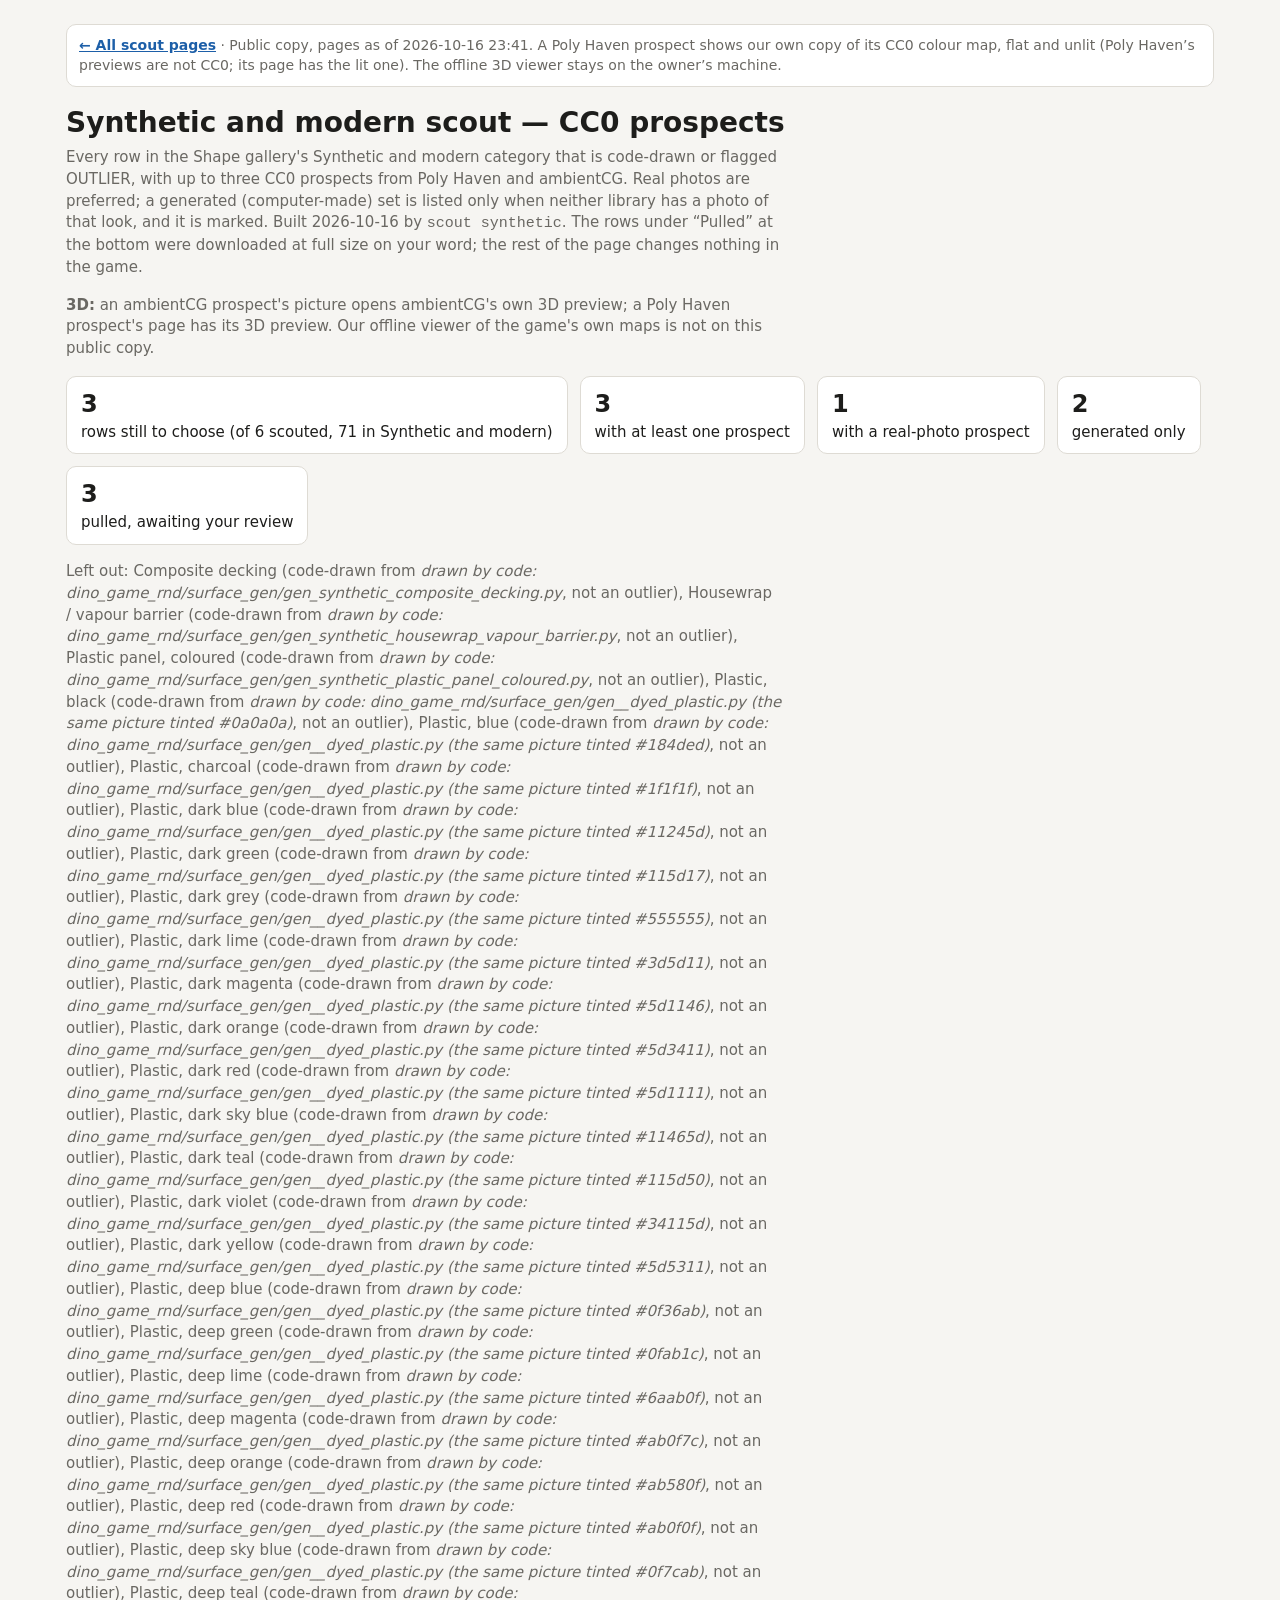
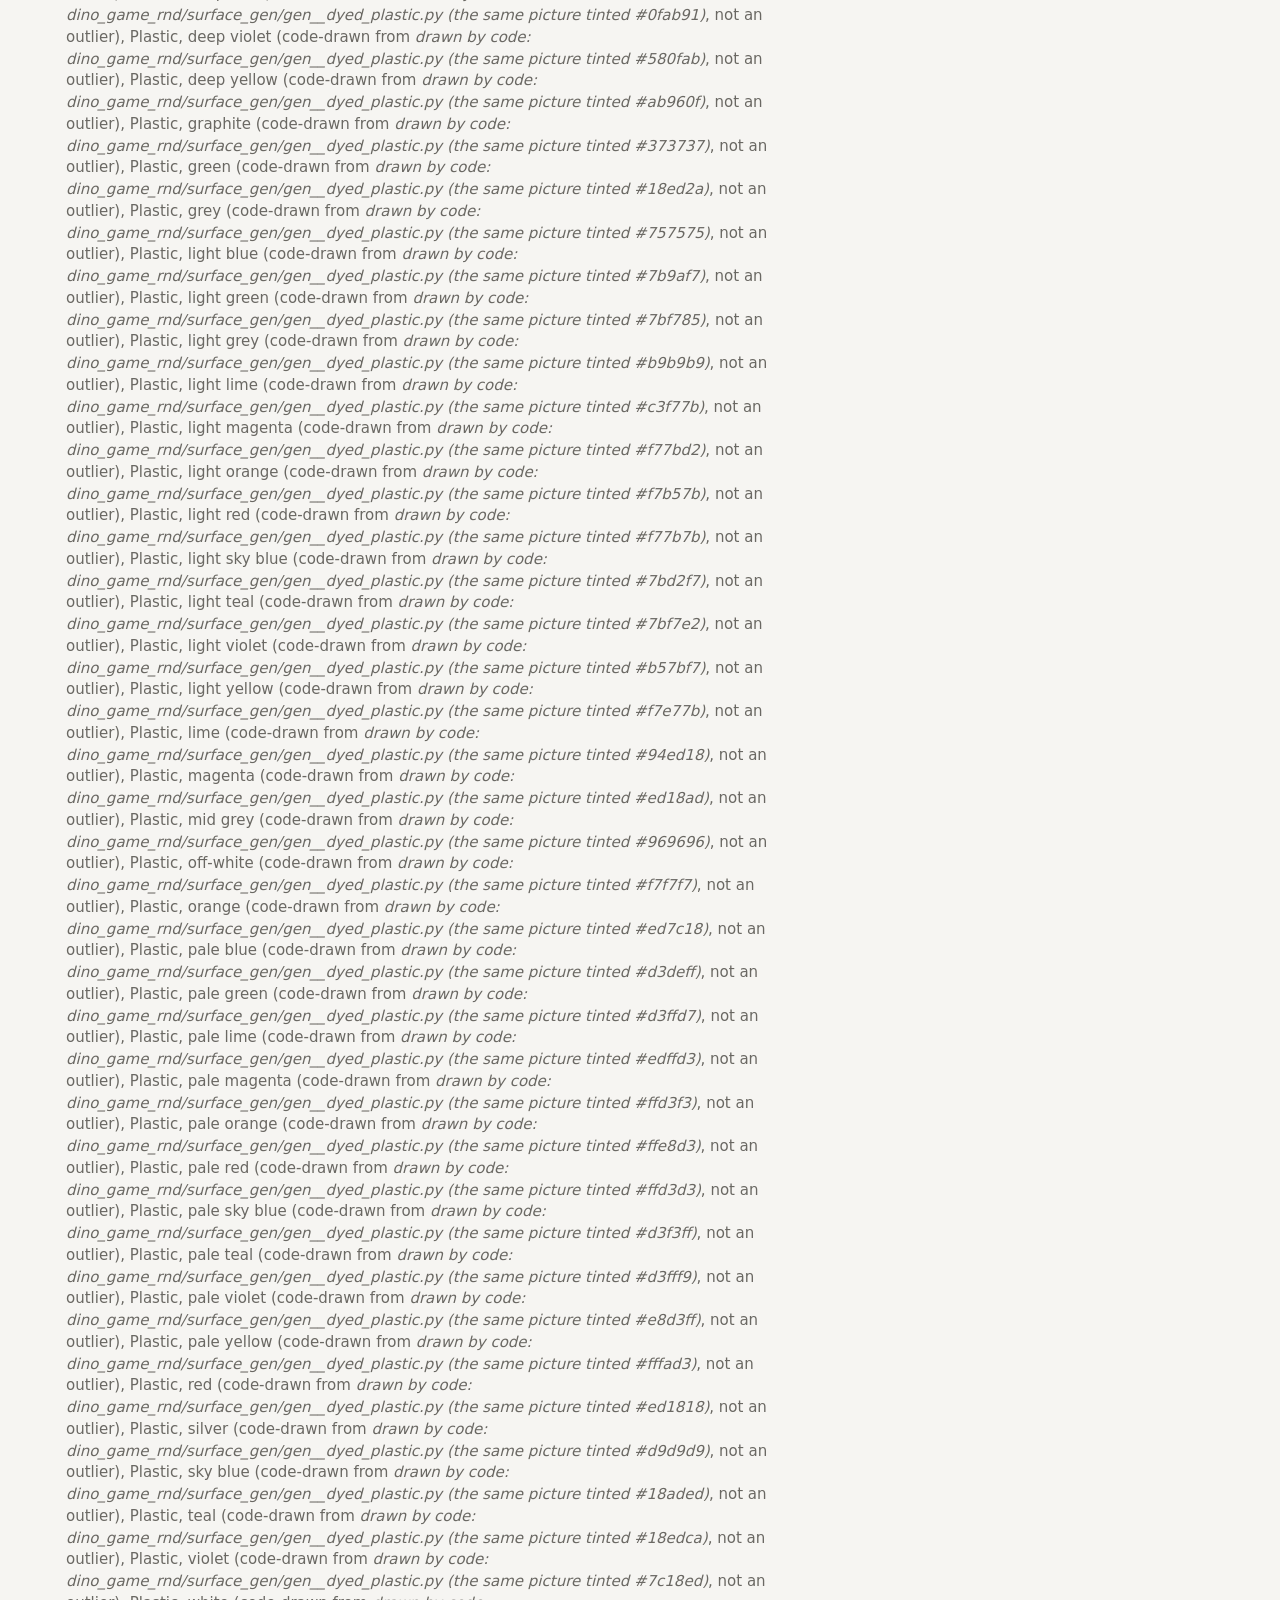
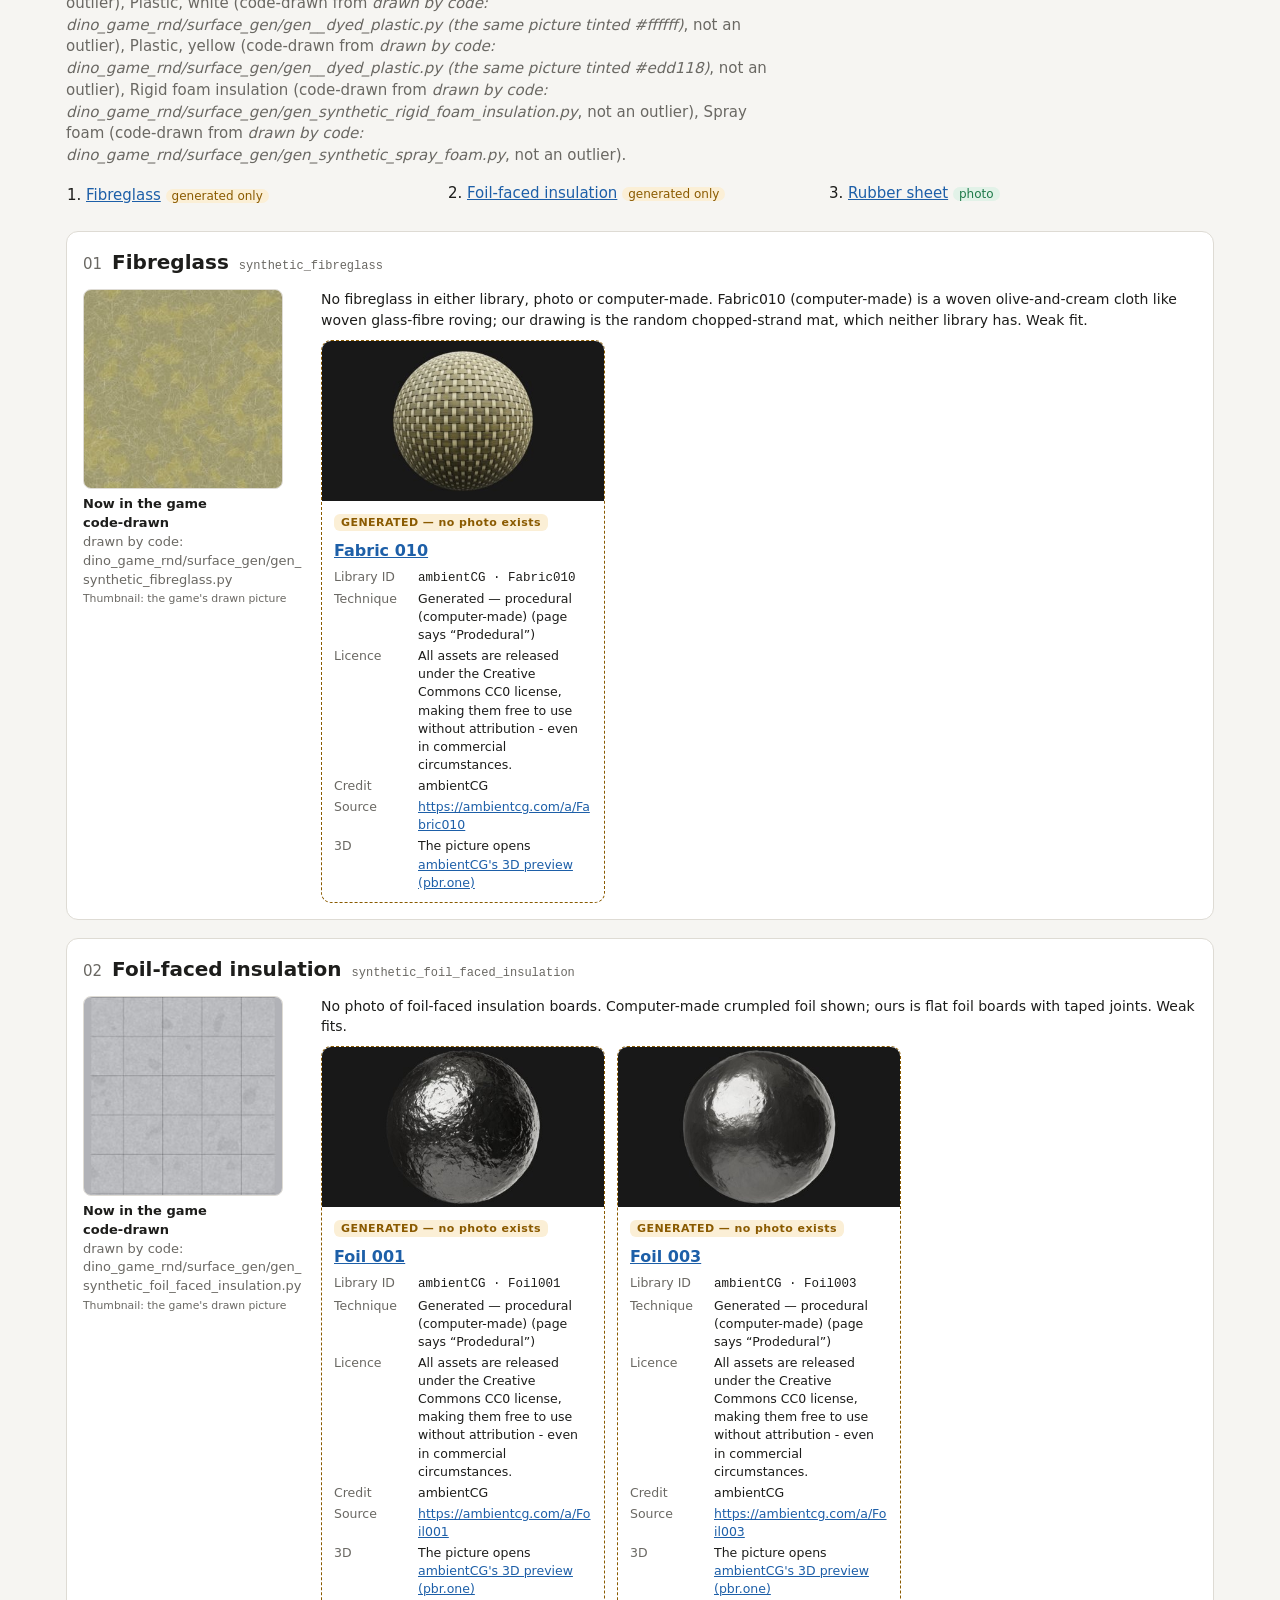
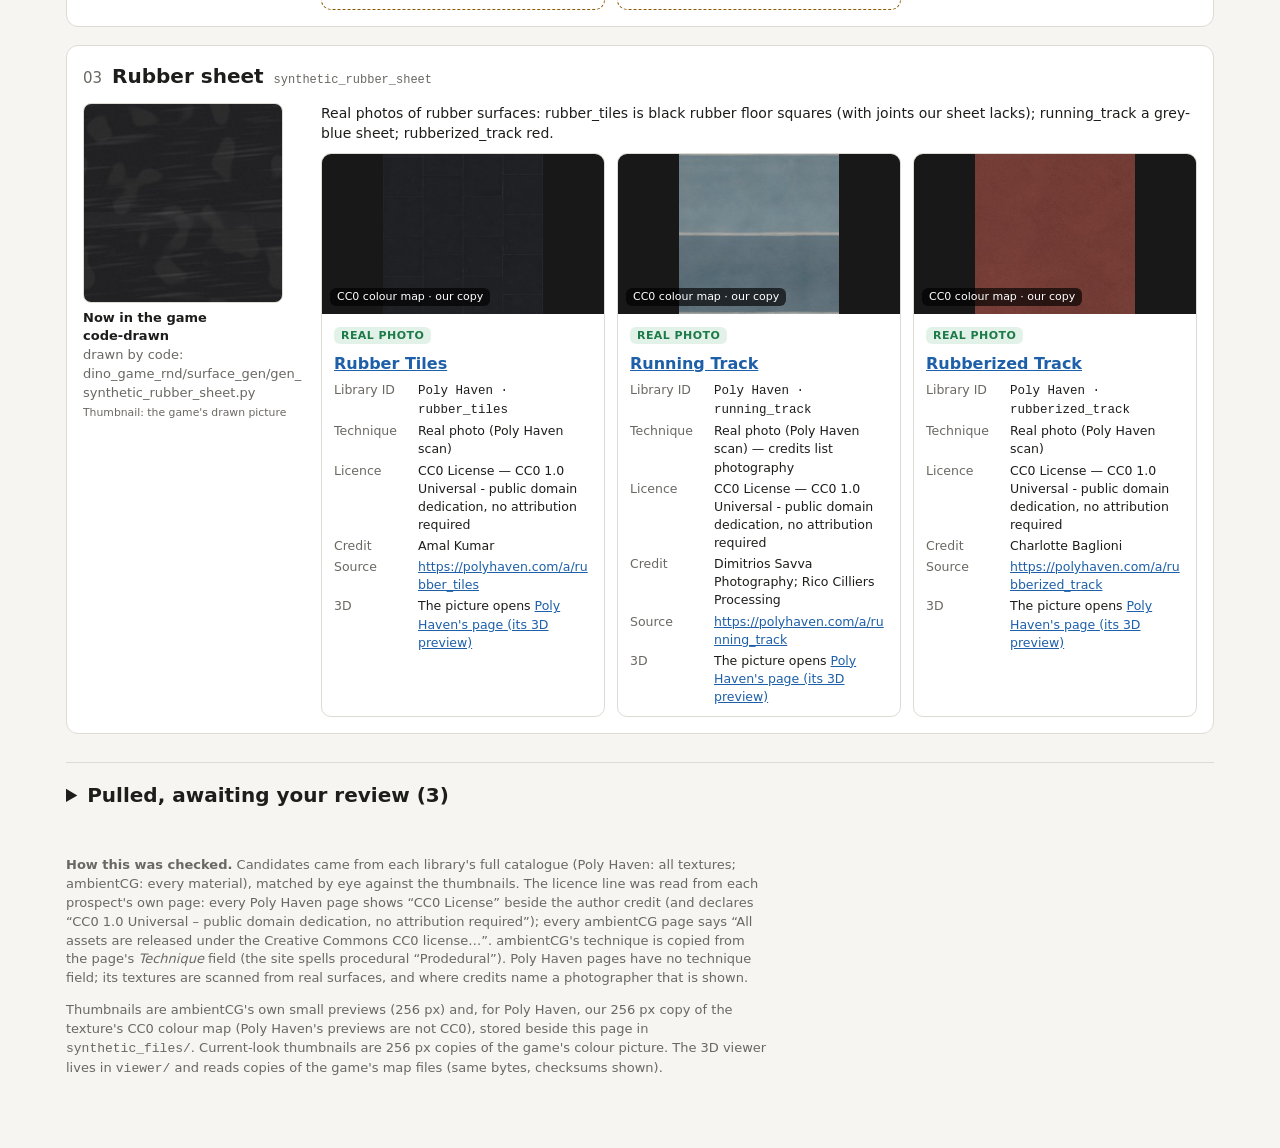
<file: synthetic.html>
<!doctype html><html lang="en"><head><meta charset="utf-8"><meta name="viewport" content="width=device-width,initial-scale=1">
<title>Synthetic and modern Scout</title><style>:root{--bg:#f6f5f2;--card:#fff;--ink:#1d1d1b;--mute:#6a6863;--line:#dedbd4;--photo:#1f7a4a;--photobg:#e2f2e8;--gen:#8a5a00;--genbg:#fbefd6;--link:#1d5fa8}
@media (prefers-color-scheme:dark){:root:not([data-theme="light"]){--bg:#161615;--card:#211f1d;--ink:#ecebe7;--mute:#a19e97;--line:#3a3834;--photo:#7ed3a0;--photobg:#183526;--gen:#f0c16b;--genbg:#3a2c12;--link:#8ab8f0}}
:root[data-theme="dark"]{--bg:#161615;--card:#211f1d;--ink:#ecebe7;--mute:#a19e97;--line:#3a3834;--photo:#7ed3a0;--photobg:#183526;--gen:#f0c16b;--genbg:#3a2c12;--link:#8ab8f0}
*{box-sizing:border-box}body{margin:0;background:var(--bg);color:var(--ink);font:15px/1.45 system-ui,-apple-system,"Segoe UI",sans-serif}
main{max-width:1180px;margin:0 auto;padding:24px 16px 64px}a{color:var(--link)}
h1{font-size:28px;margin:0 0 4px}.lede{color:var(--mute);margin:0 0 16px;max-width:75ch}
.stats{display:flex;gap:12px;flex-wrap:wrap;margin:16px 0}.stat{background:var(--card);border:1px solid var(--line);border-radius:10px;padding:10px 14px}.stat b{display:block;font-size:24px}
.toc{columns:3 220px;padding-left:20px;margin:8px 0 24px}.toc li{break-inside:avoid;margin:2px 0}.toc span{font-size:12px;padding:0 6px;border-radius:8px}.ok{background:var(--photobg);color:var(--photo)}.gn{background:var(--genbg);color:var(--gen)}
section{background:var(--card);border:1px solid var(--line);border-radius:12px;padding:16px;margin:0 0 18px}
.rh{display:flex;align-items:baseline;gap:10px;flex-wrap:wrap;margin-bottom:12px}.rh h2{margin:0;font-size:20px}.num{color:var(--mute);font-variant-numeric:tabular-nums}.key{color:var(--mute);font-size:12px}
.row{display:grid;grid-template-columns:220px 1fr;gap:18px}@media (max-width:720px){.row{grid-template-columns:1fr}}
.cur{margin:0}.cur img{width:200px;height:200px;object-fit:cover;border-radius:8px;border:1px solid var(--line);display:block}.cur figcaption{overflow-wrap:anywhere;font-size:13px;margin-top:6px;color:var(--mute)}.cur b{color:var(--ink)}.g{font-weight:600;color:var(--ink)}
.note{margin:0 0 10px;font-size:14px}.pgrid{display:grid;grid-template-columns:repeat(auto-fill,minmax(250px,1fr));gap:12px}
.p{border:1px solid var(--line);border-radius:10px;overflow:hidden;display:flex;flex-direction:column}.p.is-gen{border-style:dashed;border-color:var(--gen)}
.p img{width:100%;height:160px;object-fit:contain;background:#181818;display:block}.pb{padding:10px 12px}.pb h4{margin:6px 0 6px;font-size:16px}
.tag{font-size:11px;font-weight:700;letter-spacing:.04em;padding:2px 7px;border-radius:6px}.tag.photo{background:var(--photobg);color:var(--photo)}.tag.gen{background:var(--genbg);color:var(--gen)}
dl{display:grid;grid-template-columns:76px 1fr;gap:3px 8px;margin:0;font-size:12.5px}dt{color:var(--mute)}dd{margin:0;overflow-wrap:anywhere}
.none{color:var(--mute);font-style:italic}footer{color:var(--mute);font-size:13px;margin-top:28px;max-width:85ch}
.cur a{display:block;width:200px}.p>a{display:block}
.tag.pick{background:var(--link);color:var(--card)}.p.is-pick{border:2px solid var(--link)}.pulled-status{margin:0 0 10px;font-size:14px}
details.pulled{margin:28px 0 0;border-top:1px solid var(--line);padding-top:12px}details.pulled>summary{cursor:pointer;font-size:20px;font-weight:600;margin:0 0 12px;padding:6px 0}
</style><meta name="robots" content="noindex"><style>
.pub-bar{margin:0 0 16px;padding:10px 12px;border:1px solid var(--line);border-radius:10px;background:var(--card);font-size:14px;color:var(--mute)}
.pub-bar a{font-weight:600}
.pub-out{display:flex;align-items:center;justify-content:center;text-align:center;height:160px;padding:12px;background:var(--bg);color:var(--mute);font-size:13px;border-bottom:1px solid var(--line)}
.cur .pub-out{width:200px;height:200px;border:1px dashed var(--mute);border-radius:8px}
.phmap{position:relative;display:block}.phmap small{position:absolute;left:8px;bottom:8px;font-size:11px;line-height:1.3;padding:2px 7px;border-radius:6px;background:rgba(0,0,0,.65);color:#fff}
</style></head><body><main><p class="pub-bar"><a href="./">← All scout pages</a> · Public copy, pages as of 2026-10-16 23:41. A Poly Haven prospect shows our own copy of its CC0 colour map, flat and unlit (Poly Haven’s previews are not CC0; its page has the lit one). The offline 3D viewer stays on the owner’s machine.</p>
<h1>Synthetic and modern scout — CC0 prospects</h1>
<p class="lede">Every row in the Shape gallery's Synthetic and modern category that is code-drawn or flagged OUTLIER, with up to three CC0 prospects from Poly Haven and ambientCG. Real photos are preferred; a generated (computer-made) set is listed only when neither library has a photo of that look, and it is marked. Built 2026-10-16 by <code>scout synthetic</code>. The rows under “Pulled” at the bottom were downloaded at full size on your word; the rest of the page changes nothing in the game.</p>
<p class="lede"><b>3D:</b> an ambientCG prospect's picture opens ambientCG's own 3D preview; a Poly Haven prospect's page has its 3D preview. Our offline viewer of the game's own maps is not on this public copy.</p>
<div class="stats"><div class="stat"><b>3</b>rows still to choose (of 6 scouted, 71 in Synthetic and modern)</div><div class="stat"><b>3</b>with at least one prospect</div><div class="stat"><b>1</b>with a real-photo prospect</div><div class="stat"><b>2</b>generated only</div><div class="stat"><b>3</b>pulled, awaiting your review</div></div>
<p class="lede">Left out: Composite decking (code-drawn from <i>drawn by code: dino_game_rnd/surface_gen/gen_synthetic_composite_decking.py</i>, not an outlier), Housewrap / vapour barrier (code-drawn from <i>drawn by code: dino_game_rnd/surface_gen/gen_synthetic_housewrap_vapour_barrier.py</i>, not an outlier), Plastic panel, coloured (code-drawn from <i>drawn by code: dino_game_rnd/surface_gen/gen_synthetic_plastic_panel_coloured.py</i>, not an outlier), Plastic, black (code-drawn from <i>drawn by code: dino_game_rnd/surface_gen/gen__dyed_plastic.py (the same picture tinted #0a0a0a)</i>, not an outlier), Plastic, blue (code-drawn from <i>drawn by code: dino_game_rnd/surface_gen/gen__dyed_plastic.py (the same picture tinted #184ded)</i>, not an outlier), Plastic, charcoal (code-drawn from <i>drawn by code: dino_game_rnd/surface_gen/gen__dyed_plastic.py (the same picture tinted #1f1f1f)</i>, not an outlier), Plastic, dark blue (code-drawn from <i>drawn by code: dino_game_rnd/surface_gen/gen__dyed_plastic.py (the same picture tinted #11245d)</i>, not an outlier), Plastic, dark green (code-drawn from <i>drawn by code: dino_game_rnd/surface_gen/gen__dyed_plastic.py (the same picture tinted #115d17)</i>, not an outlier), Plastic, dark grey (code-drawn from <i>drawn by code: dino_game_rnd/surface_gen/gen__dyed_plastic.py (the same picture tinted #555555)</i>, not an outlier), Plastic, dark lime (code-drawn from <i>drawn by code: dino_game_rnd/surface_gen/gen__dyed_plastic.py (the same picture tinted #3d5d11)</i>, not an outlier), Plastic, dark magenta (code-drawn from <i>drawn by code: dino_game_rnd/surface_gen/gen__dyed_plastic.py (the same picture tinted #5d1146)</i>, not an outlier), Plastic, dark orange (code-drawn from <i>drawn by code: dino_game_rnd/surface_gen/gen__dyed_plastic.py (the same picture tinted #5d3411)</i>, not an outlier), Plastic, dark red (code-drawn from <i>drawn by code: dino_game_rnd/surface_gen/gen__dyed_plastic.py (the same picture tinted #5d1111)</i>, not an outlier), Plastic, dark sky blue (code-drawn from <i>drawn by code: dino_game_rnd/surface_gen/gen__dyed_plastic.py (the same picture tinted #11465d)</i>, not an outlier), Plastic, dark teal (code-drawn from <i>drawn by code: dino_game_rnd/surface_gen/gen__dyed_plastic.py (the same picture tinted #115d50)</i>, not an outlier), Plastic, dark violet (code-drawn from <i>drawn by code: dino_game_rnd/surface_gen/gen__dyed_plastic.py (the same picture tinted #34115d)</i>, not an outlier), Plastic, dark yellow (code-drawn from <i>drawn by code: dino_game_rnd/surface_gen/gen__dyed_plastic.py (the same picture tinted #5d5311)</i>, not an outlier), Plastic, deep blue (code-drawn from <i>drawn by code: dino_game_rnd/surface_gen/gen__dyed_plastic.py (the same picture tinted #0f36ab)</i>, not an outlier), Plastic, deep green (code-drawn from <i>drawn by code: dino_game_rnd/surface_gen/gen__dyed_plastic.py (the same picture tinted #0fab1c)</i>, not an outlier), Plastic, deep lime (code-drawn from <i>drawn by code: dino_game_rnd/surface_gen/gen__dyed_plastic.py (the same picture tinted #6aab0f)</i>, not an outlier), Plastic, deep magenta (code-drawn from <i>drawn by code: dino_game_rnd/surface_gen/gen__dyed_plastic.py (the same picture tinted #ab0f7c)</i>, not an outlier), Plastic, deep orange (code-drawn from <i>drawn by code: dino_game_rnd/surface_gen/gen__dyed_plastic.py (the same picture tinted #ab580f)</i>, not an outlier), Plastic, deep red (code-drawn from <i>drawn by code: dino_game_rnd/surface_gen/gen__dyed_plastic.py (the same picture tinted #ab0f0f)</i>, not an outlier), Plastic, deep sky blue (code-drawn from <i>drawn by code: dino_game_rnd/surface_gen/gen__dyed_plastic.py (the same picture tinted #0f7cab)</i>, not an outlier), Plastic, deep teal (code-drawn from <i>drawn by code: dino_game_rnd/surface_gen/gen__dyed_plastic.py (the same picture tinted #0fab91)</i>, not an outlier), Plastic, deep violet (code-drawn from <i>drawn by code: dino_game_rnd/surface_gen/gen__dyed_plastic.py (the same picture tinted #580fab)</i>, not an outlier), Plastic, deep yellow (code-drawn from <i>drawn by code: dino_game_rnd/surface_gen/gen__dyed_plastic.py (the same picture tinted #ab960f)</i>, not an outlier), Plastic, graphite (code-drawn from <i>drawn by code: dino_game_rnd/surface_gen/gen__dyed_plastic.py (the same picture tinted #373737)</i>, not an outlier), Plastic, green (code-drawn from <i>drawn by code: dino_game_rnd/surface_gen/gen__dyed_plastic.py (the same picture tinted #18ed2a)</i>, not an outlier), Plastic, grey (code-drawn from <i>drawn by code: dino_game_rnd/surface_gen/gen__dyed_plastic.py (the same picture tinted #757575)</i>, not an outlier), Plastic, light blue (code-drawn from <i>drawn by code: dino_game_rnd/surface_gen/gen__dyed_plastic.py (the same picture tinted #7b9af7)</i>, not an outlier), Plastic, light green (code-drawn from <i>drawn by code: dino_game_rnd/surface_gen/gen__dyed_plastic.py (the same picture tinted #7bf785)</i>, not an outlier), Plastic, light grey (code-drawn from <i>drawn by code: dino_game_rnd/surface_gen/gen__dyed_plastic.py (the same picture tinted #b9b9b9)</i>, not an outlier), Plastic, light lime (code-drawn from <i>drawn by code: dino_game_rnd/surface_gen/gen__dyed_plastic.py (the same picture tinted #c3f77b)</i>, not an outlier), Plastic, light magenta (code-drawn from <i>drawn by code: dino_game_rnd/surface_gen/gen__dyed_plastic.py (the same picture tinted #f77bd2)</i>, not an outlier), Plastic, light orange (code-drawn from <i>drawn by code: dino_game_rnd/surface_gen/gen__dyed_plastic.py (the same picture tinted #f7b57b)</i>, not an outlier), Plastic, light red (code-drawn from <i>drawn by code: dino_game_rnd/surface_gen/gen__dyed_plastic.py (the same picture tinted #f77b7b)</i>, not an outlier), Plastic, light sky blue (code-drawn from <i>drawn by code: dino_game_rnd/surface_gen/gen__dyed_plastic.py (the same picture tinted #7bd2f7)</i>, not an outlier), Plastic, light teal (code-drawn from <i>drawn by code: dino_game_rnd/surface_gen/gen__dyed_plastic.py (the same picture tinted #7bf7e2)</i>, not an outlier), Plastic, light violet (code-drawn from <i>drawn by code: dino_game_rnd/surface_gen/gen__dyed_plastic.py (the same picture tinted #b57bf7)</i>, not an outlier), Plastic, light yellow (code-drawn from <i>drawn by code: dino_game_rnd/surface_gen/gen__dyed_plastic.py (the same picture tinted #f7e77b)</i>, not an outlier), Plastic, lime (code-drawn from <i>drawn by code: dino_game_rnd/surface_gen/gen__dyed_plastic.py (the same picture tinted #94ed18)</i>, not an outlier), Plastic, magenta (code-drawn from <i>drawn by code: dino_game_rnd/surface_gen/gen__dyed_plastic.py (the same picture tinted #ed18ad)</i>, not an outlier), Plastic, mid grey (code-drawn from <i>drawn by code: dino_game_rnd/surface_gen/gen__dyed_plastic.py (the same picture tinted #969696)</i>, not an outlier), Plastic, off-white (code-drawn from <i>drawn by code: dino_game_rnd/surface_gen/gen__dyed_plastic.py (the same picture tinted #f7f7f7)</i>, not an outlier), Plastic, orange (code-drawn from <i>drawn by code: dino_game_rnd/surface_gen/gen__dyed_plastic.py (the same picture tinted #ed7c18)</i>, not an outlier), Plastic, pale blue (code-drawn from <i>drawn by code: dino_game_rnd/surface_gen/gen__dyed_plastic.py (the same picture tinted #d3deff)</i>, not an outlier), Plastic, pale green (code-drawn from <i>drawn by code: dino_game_rnd/surface_gen/gen__dyed_plastic.py (the same picture tinted #d3ffd7)</i>, not an outlier), Plastic, pale lime (code-drawn from <i>drawn by code: dino_game_rnd/surface_gen/gen__dyed_plastic.py (the same picture tinted #edffd3)</i>, not an outlier), Plastic, pale magenta (code-drawn from <i>drawn by code: dino_game_rnd/surface_gen/gen__dyed_plastic.py (the same picture tinted #ffd3f3)</i>, not an outlier), Plastic, pale orange (code-drawn from <i>drawn by code: dino_game_rnd/surface_gen/gen__dyed_plastic.py (the same picture tinted #ffe8d3)</i>, not an outlier), Plastic, pale red (code-drawn from <i>drawn by code: dino_game_rnd/surface_gen/gen__dyed_plastic.py (the same picture tinted #ffd3d3)</i>, not an outlier), Plastic, pale sky blue (code-drawn from <i>drawn by code: dino_game_rnd/surface_gen/gen__dyed_plastic.py (the same picture tinted #d3f3ff)</i>, not an outlier), Plastic, pale teal (code-drawn from <i>drawn by code: dino_game_rnd/surface_gen/gen__dyed_plastic.py (the same picture tinted #d3fff9)</i>, not an outlier), Plastic, pale violet (code-drawn from <i>drawn by code: dino_game_rnd/surface_gen/gen__dyed_plastic.py (the same picture tinted #e8d3ff)</i>, not an outlier), Plastic, pale yellow (code-drawn from <i>drawn by code: dino_game_rnd/surface_gen/gen__dyed_plastic.py (the same picture tinted #fffad3)</i>, not an outlier), Plastic, red (code-drawn from <i>drawn by code: dino_game_rnd/surface_gen/gen__dyed_plastic.py (the same picture tinted #ed1818)</i>, not an outlier), Plastic, silver (code-drawn from <i>drawn by code: dino_game_rnd/surface_gen/gen__dyed_plastic.py (the same picture tinted #d9d9d9)</i>, not an outlier), Plastic, sky blue (code-drawn from <i>drawn by code: dino_game_rnd/surface_gen/gen__dyed_plastic.py (the same picture tinted #18aded)</i>, not an outlier), Plastic, teal (code-drawn from <i>drawn by code: dino_game_rnd/surface_gen/gen__dyed_plastic.py (the same picture tinted #18edca)</i>, not an outlier), Plastic, violet (code-drawn from <i>drawn by code: dino_game_rnd/surface_gen/gen__dyed_plastic.py (the same picture tinted #7c18ed)</i>, not an outlier), Plastic, white (code-drawn from <i>drawn by code: dino_game_rnd/surface_gen/gen__dyed_plastic.py (the same picture tinted #ffffff)</i>, not an outlier), Plastic, yellow (code-drawn from <i>drawn by code: dino_game_rnd/surface_gen/gen__dyed_plastic.py (the same picture tinted #edd118)</i>, not an outlier), Rigid foam insulation (code-drawn from <i>drawn by code: dino_game_rnd/surface_gen/gen_synthetic_rigid_foam_insulation.py</i>, not an outlier), Spray foam (code-drawn from <i>drawn by code: dino_game_rnd/surface_gen/gen_synthetic_spray_foam.py</i>, not an outlier).</p>
<ol class="toc"><li><a href="#synthetic_fibreglass">Fibreglass</a> <span class="gn">generated only</span></li><li><a href="#synthetic_foil_faced_insulation">Foil-faced insulation</a> <span class="gn">generated only</span></li><li><a href="#synthetic_rubber_sheet">Rubber sheet</a> <span class="ok">photo</span></li></ol>
<section id="synthetic_fibreglass">
<header class="rh"><span class="num">01</span><h2>Fibreglass</h2><code class="key">synthetic_fibreglass</code></header>
<div class="row">
<figure class="cur"><img src="synthetic_files/current_synthetic_fibreglass.jpg" alt="current look of Fibreglass" width="200" height="200">
<figcaption><b>Now in the game</b><br><span class="g">code-drawn</span><br>drawn by code: dino_game_rnd/surface_gen/gen_synthetic_fibreglass.py<br><small>Thumbnail: the game&#x27;s drawn picture</small></figcaption></figure>
<div class="ps"><p class="note">No fibreglass in either library, photo or computer-made. Fabric010 (computer-made) is a woven olive-and-cream cloth like woven glass-fibre roving; our drawing is the random chopped-strand mat, which neither library has. Weak fit.</p><div class="pgrid"><article class="p is-gen">
<a href="https://releases.pbr.one/main/material-shading.html#normal_type=directx&amp;color_url=https://f003.backblazeb2.com/file/ambientCG-Web/media/surface-preview/Fabric010/Fabric010_SQ_Color.jpg?87948&amp;displacement_url=https://f003.backblazeb2.com/file/ambientCG-Web/media/surface-preview/Fabric010/Fabric010_SQ_Displacement.jpg?81859&amp;normal_url=https://f003.backblazeb2.com/file/ambientCG-Web/media/surface-preview/Fabric010/Fabric010_SQ_NormalDX.jpg?410&amp;roughness_url=https://f003.backblazeb2.com/file/ambientCG-Web/media/surface-preview/Fabric010/Fabric010_SQ_Roughness.jpg?98075&amp;opacity_url=https://f003.backblazeb2.com/file/ambientCG-Web/media/surface-preview/Fabric010/Fabric010_SQ_Opacity.jpg?11718" target="_blank" rel="noopener" title="Open in 3D: ambientCG&#x27;s 3D preview (pbr.one)"><img src="synthetic_files/acg_Fabric010.jpg" alt="Fabric 010" width="160" height="160"></a>
<div class="pb"><span class="tag gen">GENERATED — no photo exists</span>
<h4><a href="https://ambientcg.com/a/Fabric010" target="_blank" rel="noopener">Fabric 010</a></h4>
<dl><dt>Library ID</dt><dd><code>ambientCG · Fabric010</code></dd>
<dt>Technique</dt><dd>Generated — procedural (computer-made) (page says “Prodedural”)</dd>
<dt>Licence</dt><dd>All assets are released under the Creative Commons CC0 license, making them free to use without attribution - even in commercial circumstances.</dd>
<dt>Credit</dt><dd>ambientCG</dd>
<dt>Source</dt><dd><a href="https://ambientcg.com/a/Fabric010" target="_blank" rel="noopener">https://ambientcg.com/a/Fabric010</a></dd>
<dt>3D</dt><dd>The picture opens <a href="https://releases.pbr.one/main/material-shading.html#normal_type=directx&amp;color_url=https://f003.backblazeb2.com/file/ambientCG-Web/media/surface-preview/Fabric010/Fabric010_SQ_Color.jpg?87948&amp;displacement_url=https://f003.backblazeb2.com/file/ambientCG-Web/media/surface-preview/Fabric010/Fabric010_SQ_Displacement.jpg?81859&amp;normal_url=https://f003.backblazeb2.com/file/ambientCG-Web/media/surface-preview/Fabric010/Fabric010_SQ_NormalDX.jpg?410&amp;roughness_url=https://f003.backblazeb2.com/file/ambientCG-Web/media/surface-preview/Fabric010/Fabric010_SQ_Roughness.jpg?98075&amp;opacity_url=https://f003.backblazeb2.com/file/ambientCG-Web/media/surface-preview/Fabric010/Fabric010_SQ_Opacity.jpg?11718" target="_blank" rel="noopener">ambientCG&#x27;s 3D preview (pbr.one)</a></dd></dl></div></article></div></div></div></section><section id="synthetic_foil_faced_insulation">
<header class="rh"><span class="num">02</span><h2>Foil-faced insulation</h2><code class="key">synthetic_foil_faced_insulation</code></header>
<div class="row">
<figure class="cur"><img src="synthetic_files/current_synthetic_foil_faced_insulation.jpg" alt="current look of Foil-faced insulation" width="200" height="200">
<figcaption><b>Now in the game</b><br><span class="g">code-drawn</span><br>drawn by code: dino_game_rnd/surface_gen/gen_synthetic_foil_faced_insulation.py<br><small>Thumbnail: the game&#x27;s drawn picture</small></figcaption></figure>
<div class="ps"><p class="note">No photo of foil-faced insulation boards. Computer-made crumpled foil shown; ours is flat foil boards with taped joints. Weak fits.</p><div class="pgrid"><article class="p is-gen">
<a href="https://releases.pbr.one/main/material-shading.html#normal_type=directx&amp;color_url=https://f003.backblazeb2.com/file/ambientCG-Web/media/surface-preview/Foil001/Foil001_SQ_Color.jpg?1014&amp;displacement_url=https://f003.backblazeb2.com/file/ambientCG-Web/media/surface-preview/Foil001/Foil001_SQ_Displacement.jpg?85513&amp;normal_url=https://f003.backblazeb2.com/file/ambientCG-Web/media/surface-preview/Foil001/Foil001_SQ_NormalDX.jpg?169&amp;roughness_url=https://f003.backblazeb2.com/file/ambientCG-Web/media/surface-preview/Foil001/Foil001_SQ_Roughness.jpg?61726&amp;ambientocclusion_url=https://f003.backblazeb2.com/file/ambientCG-Web/media/surface-preview/Foil001/Foil001_SQ_AmbientOcclusion.jpg?76269&amp;metalness_url=https://f003.backblazeb2.com/file/ambientCG-Web/media/surface-preview/Foil001/Foil001_SQ_Metalness.jpg?63788" target="_blank" rel="noopener" title="Open in 3D: ambientCG&#x27;s 3D preview (pbr.one)"><img src="synthetic_files/acg_Foil001.jpg" alt="Foil 001" width="160" height="160"></a>
<div class="pb"><span class="tag gen">GENERATED — no photo exists</span>
<h4><a href="https://ambientcg.com/a/Foil001" target="_blank" rel="noopener">Foil 001</a></h4>
<dl><dt>Library ID</dt><dd><code>ambientCG · Foil001</code></dd>
<dt>Technique</dt><dd>Generated — procedural (computer-made) (page says “Prodedural”)</dd>
<dt>Licence</dt><dd>All assets are released under the Creative Commons CC0 license, making them free to use without attribution - even in commercial circumstances.</dd>
<dt>Credit</dt><dd>ambientCG</dd>
<dt>Source</dt><dd><a href="https://ambientcg.com/a/Foil001" target="_blank" rel="noopener">https://ambientcg.com/a/Foil001</a></dd>
<dt>3D</dt><dd>The picture opens <a href="https://releases.pbr.one/main/material-shading.html#normal_type=directx&amp;color_url=https://f003.backblazeb2.com/file/ambientCG-Web/media/surface-preview/Foil001/Foil001_SQ_Color.jpg?1014&amp;displacement_url=https://f003.backblazeb2.com/file/ambientCG-Web/media/surface-preview/Foil001/Foil001_SQ_Displacement.jpg?85513&amp;normal_url=https://f003.backblazeb2.com/file/ambientCG-Web/media/surface-preview/Foil001/Foil001_SQ_NormalDX.jpg?169&amp;roughness_url=https://f003.backblazeb2.com/file/ambientCG-Web/media/surface-preview/Foil001/Foil001_SQ_Roughness.jpg?61726&amp;ambientocclusion_url=https://f003.backblazeb2.com/file/ambientCG-Web/media/surface-preview/Foil001/Foil001_SQ_AmbientOcclusion.jpg?76269&amp;metalness_url=https://f003.backblazeb2.com/file/ambientCG-Web/media/surface-preview/Foil001/Foil001_SQ_Metalness.jpg?63788" target="_blank" rel="noopener">ambientCG&#x27;s 3D preview (pbr.one)</a></dd></dl></div></article><article class="p is-gen">
<a href="https://releases.pbr.one/main/material-shading.html#normal_type=directx&amp;color_url=https://f003.backblazeb2.com/file/ambientCG-Web/media/surface-preview/Foil003/Foil003_SQ_Color.jpg?14299&amp;displacement_url=https://f003.backblazeb2.com/file/ambientCG-Web/media/surface-preview/Foil003/Foil003_SQ_Displacement.jpg?29510&amp;normal_url=https://f003.backblazeb2.com/file/ambientCG-Web/media/surface-preview/Foil003/Foil003_SQ_NormalDX.jpg?34308&amp;roughness_url=https://f003.backblazeb2.com/file/ambientCG-Web/media/surface-preview/Foil003/Foil003_SQ_Roughness.jpg?91455&amp;ambientocclusion_url=https://f003.backblazeb2.com/file/ambientCG-Web/media/surface-preview/Foil003/Foil003_SQ_AmbientOcclusion.jpg?96491&amp;metalness_url=https://f003.backblazeb2.com/file/ambientCG-Web/media/surface-preview/Foil003/Foil003_SQ_Metalness.jpg?69462" target="_blank" rel="noopener" title="Open in 3D: ambientCG&#x27;s 3D preview (pbr.one)"><img src="synthetic_files/acg_Foil003.jpg" alt="Foil 003" width="160" height="160"></a>
<div class="pb"><span class="tag gen">GENERATED — no photo exists</span>
<h4><a href="https://ambientcg.com/a/Foil003" target="_blank" rel="noopener">Foil 003</a></h4>
<dl><dt>Library ID</dt><dd><code>ambientCG · Foil003</code></dd>
<dt>Technique</dt><dd>Generated — procedural (computer-made) (page says “Prodedural”)</dd>
<dt>Licence</dt><dd>All assets are released under the Creative Commons CC0 license, making them free to use without attribution - even in commercial circumstances.</dd>
<dt>Credit</dt><dd>ambientCG</dd>
<dt>Source</dt><dd><a href="https://ambientcg.com/a/Foil003" target="_blank" rel="noopener">https://ambientcg.com/a/Foil003</a></dd>
<dt>3D</dt><dd>The picture opens <a href="https://releases.pbr.one/main/material-shading.html#normal_type=directx&amp;color_url=https://f003.backblazeb2.com/file/ambientCG-Web/media/surface-preview/Foil003/Foil003_SQ_Color.jpg?14299&amp;displacement_url=https://f003.backblazeb2.com/file/ambientCG-Web/media/surface-preview/Foil003/Foil003_SQ_Displacement.jpg?29510&amp;normal_url=https://f003.backblazeb2.com/file/ambientCG-Web/media/surface-preview/Foil003/Foil003_SQ_NormalDX.jpg?34308&amp;roughness_url=https://f003.backblazeb2.com/file/ambientCG-Web/media/surface-preview/Foil003/Foil003_SQ_Roughness.jpg?91455&amp;ambientocclusion_url=https://f003.backblazeb2.com/file/ambientCG-Web/media/surface-preview/Foil003/Foil003_SQ_AmbientOcclusion.jpg?96491&amp;metalness_url=https://f003.backblazeb2.com/file/ambientCG-Web/media/surface-preview/Foil003/Foil003_SQ_Metalness.jpg?69462" target="_blank" rel="noopener">ambientCG&#x27;s 3D preview (pbr.one)</a></dd></dl></div></article></div></div></div></section><section id="synthetic_rubber_sheet">
<header class="rh"><span class="num">03</span><h2>Rubber sheet</h2><code class="key">synthetic_rubber_sheet</code></header>
<div class="row">
<figure class="cur"><img src="synthetic_files/current_synthetic_rubber_sheet.jpg" alt="current look of Rubber sheet" width="200" height="200">
<figcaption><b>Now in the game</b><br><span class="g">code-drawn</span><br>drawn by code: dino_game_rnd/surface_gen/gen_synthetic_rubber_sheet.py<br><small>Thumbnail: the game&#x27;s drawn picture</small></figcaption></figure>
<div class="ps"><p class="note">Real photos of rubber surfaces: rubber_tiles is black rubber floor squares (with joints our sheet lacks); running_track a grey-blue sheet; rubberized_track red.</p><div class="pgrid"><article class="p">
<a href="https://polyhaven.com/a/rubber_tiles" target="_blank" rel="noopener" title="Open in 3D: Poly Haven&#x27;s page (its 3D preview)"><span class="phmap"><img src="synthetic_files/phmap_rubber_tiles.jpg" alt="Rubber Tiles" width="160" height="160"><small>CC0 colour map · our copy</small></span></a>
<div class="pb"><span class="tag photo">REAL PHOTO</span>
<h4><a href="https://polyhaven.com/a/rubber_tiles" target="_blank" rel="noopener">Rubber Tiles</a></h4>
<dl><dt>Library ID</dt><dd><code>Poly Haven · rubber_tiles</code></dd>
<dt>Technique</dt><dd>Real photo (Poly Haven scan)</dd>
<dt>Licence</dt><dd>CC0 License — CC0 1.0 Universal - public domain dedication, no attribution required</dd>
<dt>Credit</dt><dd>Amal Kumar</dd>
<dt>Source</dt><dd><a href="https://polyhaven.com/a/rubber_tiles" target="_blank" rel="noopener">https://polyhaven.com/a/rubber_tiles</a></dd>
<dt>3D</dt><dd>The picture opens <a href="https://polyhaven.com/a/rubber_tiles" target="_blank" rel="noopener">Poly Haven&#x27;s page (its 3D preview)</a></dd></dl></div></article><article class="p">
<a href="https://polyhaven.com/a/running_track" target="_blank" rel="noopener" title="Open in 3D: Poly Haven&#x27;s page (its 3D preview)"><span class="phmap"><img src="synthetic_files/phmap_running_track.jpg" alt="Running Track" width="160" height="160"><small>CC0 colour map · our copy</small></span></a>
<div class="pb"><span class="tag photo">REAL PHOTO</span>
<h4><a href="https://polyhaven.com/a/running_track" target="_blank" rel="noopener">Running Track</a></h4>
<dl><dt>Library ID</dt><dd><code>Poly Haven · running_track</code></dd>
<dt>Technique</dt><dd>Real photo (Poly Haven scan) — credits list photography</dd>
<dt>Licence</dt><dd>CC0 License — CC0 1.0 Universal - public domain dedication, no attribution required</dd>
<dt>Credit</dt><dd>Dimitrios Savva Photography; Rico Cilliers Processing</dd>
<dt>Source</dt><dd><a href="https://polyhaven.com/a/running_track" target="_blank" rel="noopener">https://polyhaven.com/a/running_track</a></dd>
<dt>3D</dt><dd>The picture opens <a href="https://polyhaven.com/a/running_track" target="_blank" rel="noopener">Poly Haven&#x27;s page (its 3D preview)</a></dd></dl></div></article><article class="p">
<a href="https://polyhaven.com/a/rubberized_track" target="_blank" rel="noopener" title="Open in 3D: Poly Haven&#x27;s page (its 3D preview)"><span class="phmap"><img src="synthetic_files/phmap_rubberized_track.jpg" alt="Rubberized Track" width="160" height="160"><small>CC0 colour map · our copy</small></span></a>
<div class="pb"><span class="tag photo">REAL PHOTO</span>
<h4><a href="https://polyhaven.com/a/rubberized_track" target="_blank" rel="noopener">Rubberized Track</a></h4>
<dl><dt>Library ID</dt><dd><code>Poly Haven · rubberized_track</code></dd>
<dt>Technique</dt><dd>Real photo (Poly Haven scan)</dd>
<dt>Licence</dt><dd>CC0 License — CC0 1.0 Universal - public domain dedication, no attribution required</dd>
<dt>Credit</dt><dd>Charlotte Baglioni</dd>
<dt>Source</dt><dd><a href="https://polyhaven.com/a/rubberized_track" target="_blank" rel="noopener">https://polyhaven.com/a/rubberized_track</a></dd>
<dt>3D</dt><dd>The picture opens <a href="https://polyhaven.com/a/rubberized_track" target="_blank" rel="noopener">Poly Haven&#x27;s page (its 3D preview)</a></dd></dl></div></article></div></div></div></section><details class="pulled"><summary>Pulled, awaiting your review (3)</summary><p class="lede">Rows where you chose a candidate and it was downloaded. Each one is in the Shape gallery's Under Review lane and the lighting lab; your pick is marked. A rejected one comes back up to the main list.</p><section id="synthetic_laminate_counter_panel">
<header class="rh"><span class="num">04</span><h2>Laminate counter panel</h2><code class="key">synthetic_laminate_counter_panel</code></header>
<div class="row">
<figure class="cur"><img src="synthetic_files/current_synthetic_laminate_counter_panel.jpg" alt="current look of Laminate counter panel" width="200" height="200">
<figcaption><b>Now in the game</b><br><span class="g">code-drawn</span><br>drawn by code: dino_game_rnd/surface_gen/gen_synthetic_laminate_counter_panel.py<br><small>Thumbnail: the game&#x27;s drawn picture</small></figcaption></figure>
<div class="ps"><p class="pulled-status"><b>Pulled 2026-10-16.</b> Under review — in the Shape gallery&#x27;s Under Review lane and on the lighting lab&#x27;s UNDER REVIEW building. Say approve or reject with the look&#x27;s name. Lighting lab sheet (on the owner’s machine only).</p><p class="note">No laminate counter photo, but Terrazzo019 is a real photo of beige stone with fine dark speckle that reads like our counter laminate. S and M are the same photo at two scales; S has the closer fleck size.</p><div class="pgrid"><article class="p is-pick">
<img src="synthetic_files/acg_Terrazzo019S.jpg" alt="Terrazzo 019 S" width="160" height="160">
<div class="pb"><span class="tag pick">YOUR PICK — PULLED</span> <span class="tag photo">REAL PHOTO</span>
<h4><a href="https://ambientcg.com/a/Terrazzo019S" target="_blank" rel="noopener">Terrazzo 019 S</a></h4>
<dl><dt>Library ID</dt><dd><code>ambientCG · Terrazzo019S</code></dd>
<dt>Technique</dt><dd>Real photo — approximated from one photo (page says “Approximation”)</dd>
<dt>Licence</dt><dd>All assets are released under the Creative Commons CC0 license, making them free to use without attribution - even in commercial circumstances.</dd>
<dt>Credit</dt><dd>ambientCG</dd>
<dt>Source</dt><dd><a href="https://ambientcg.com/a/Terrazzo019S" target="_blank" rel="noopener">https://ambientcg.com/a/Terrazzo019S</a></dd>
<dt>3D</dt><dd>The picture opens our 3D viewer — under review for synthetic_laminate_counter_panel (on the owner’s machine only)</dd></dl></div></article><article class="p">
<a href="https://releases.pbr.one/main/material-shading.html#normal_type=directx&amp;color_url=https://f003.backblazeb2.com/file/ambientCG-Web/media/surface-preview/Terrazzo019M/Terrazzo019M_SQ_Color.jpg?64957&amp;displacement_url=https://f003.backblazeb2.com/file/ambientCG-Web/media/surface-preview/Terrazzo019M/Terrazzo019M_SQ_Displacement.jpg?12137&amp;normal_url=https://f003.backblazeb2.com/file/ambientCG-Web/media/surface-preview/Terrazzo019M/Terrazzo019M_SQ_NormalDX.jpg?59557&amp;roughness_url=https://f003.backblazeb2.com/file/ambientCG-Web/media/surface-preview/Terrazzo019M/Terrazzo019M_SQ_Roughness.jpg?28652" target="_blank" rel="noopener" title="Open in 3D: ambientCG&#x27;s 3D preview (pbr.one)"><img src="synthetic_files/acg_Terrazzo019M.jpg" alt="Terrazzo 019 M" width="160" height="160"></a>
<div class="pb"><span class="tag photo">REAL PHOTO</span>
<h4><a href="https://ambientcg.com/a/Terrazzo019M" target="_blank" rel="noopener">Terrazzo 019 M</a></h4>
<dl><dt>Library ID</dt><dd><code>ambientCG · Terrazzo019M</code></dd>
<dt>Technique</dt><dd>Real photo — approximated from one photo (page says “Approximation”)</dd>
<dt>Licence</dt><dd>All assets are released under the Creative Commons CC0 license, making them free to use without attribution - even in commercial circumstances.</dd>
<dt>Credit</dt><dd>ambientCG</dd>
<dt>Source</dt><dd><a href="https://ambientcg.com/a/Terrazzo019M" target="_blank" rel="noopener">https://ambientcg.com/a/Terrazzo019M</a></dd>
<dt>3D</dt><dd>The picture opens <a href="https://releases.pbr.one/main/material-shading.html#normal_type=directx&amp;color_url=https://f003.backblazeb2.com/file/ambientCG-Web/media/surface-preview/Terrazzo019M/Terrazzo019M_SQ_Color.jpg?64957&amp;displacement_url=https://f003.backblazeb2.com/file/ambientCG-Web/media/surface-preview/Terrazzo019M/Terrazzo019M_SQ_Displacement.jpg?12137&amp;normal_url=https://f003.backblazeb2.com/file/ambientCG-Web/media/surface-preview/Terrazzo019M/Terrazzo019M_SQ_NormalDX.jpg?59557&amp;roughness_url=https://f003.backblazeb2.com/file/ambientCG-Web/media/surface-preview/Terrazzo019M/Terrazzo019M_SQ_Roughness.jpg?28652" target="_blank" rel="noopener">ambientCG&#x27;s 3D preview (pbr.one)</a></dd></dl></div></article></div></div></div></section><section id="synthetic_plastic_panel_white">
<header class="rh"><span class="num">05</span><h2>Plastic panel, white</h2><code class="key">synthetic_plastic_panel_white</code></header>
<div class="row">
<figure class="cur"><img src="synthetic_files/current_synthetic_plastic_panel_white.jpg" alt="current look of Plastic panel, white" width="200" height="200">
<figcaption><b>Now in the game</b><br><span class="g">code-drawn</span><br>drawn by code: dino_game_rnd/surface_gen/gen_synthetic_plastic_panel_white.py<br><small>Thumbnail: the game&#x27;s drawn picture</small></figcaption></figure>
<div class="ps"><p class="pulled-status"><b>Pulled 2026-10-16.</b> Under review — in the Shape gallery&#x27;s Under Review lane and on the lighting lab&#x27;s UNDER REVIEW building. Say approve or reject with the look&#x27;s name. Lighting lab sheet (on the owner’s machine only).</p><p class="note">No photo of white plastic panel in either library (ambientCG&#x27;s only real-photo plastics are dark blue and dark brown). Computer-made white plastics shown; 013B has faint scuffs like ours.</p><div class="pgrid"><article class="p is-gen">
<a href="https://releases.pbr.one/main/material-shading.html#normal_type=directx&amp;color_url=https://f003.backblazeb2.com/file/ambientCG-Web/media/surface-preview/Plastic013B/Plastic013B_SQ_Color.jpg?70644&amp;displacement_url=https://f003.backblazeb2.com/file/ambientCG-Web/media/surface-preview/Plastic013B/Plastic013B_SQ_Displacement.jpg?54068&amp;normal_url=https://f003.backblazeb2.com/file/ambientCG-Web/media/surface-preview/Plastic013B/Plastic013B_SQ_NormalDX.jpg?52215&amp;roughness_url=https://f003.backblazeb2.com/file/ambientCG-Web/media/surface-preview/Plastic013B/Plastic013B_SQ_Roughness.jpg?32695" target="_blank" rel="noopener" title="Open in 3D: ambientCG&#x27;s 3D preview (pbr.one)"><img src="synthetic_files/acg_Plastic013B.jpg" alt="Plastic 013 B" width="160" height="160"></a>
<div class="pb"><span class="tag gen">GENERATED — no photo exists</span>
<h4><a href="https://ambientcg.com/a/Plastic013B" target="_blank" rel="noopener">Plastic 013 B</a></h4>
<dl><dt>Library ID</dt><dd><code>ambientCG · Plastic013B</code></dd>
<dt>Technique</dt><dd>Generated — procedural (computer-made) (page says “Prodedural”)</dd>
<dt>Licence</dt><dd>All assets are released under the Creative Commons CC0 license, making them free to use without attribution - even in commercial circumstances.</dd>
<dt>Credit</dt><dd>ambientCG</dd>
<dt>Source</dt><dd><a href="https://ambientcg.com/a/Plastic013B" target="_blank" rel="noopener">https://ambientcg.com/a/Plastic013B</a></dd>
<dt>3D</dt><dd>The picture opens <a href="https://releases.pbr.one/main/material-shading.html#normal_type=directx&amp;color_url=https://f003.backblazeb2.com/file/ambientCG-Web/media/surface-preview/Plastic013B/Plastic013B_SQ_Color.jpg?70644&amp;displacement_url=https://f003.backblazeb2.com/file/ambientCG-Web/media/surface-preview/Plastic013B/Plastic013B_SQ_Displacement.jpg?54068&amp;normal_url=https://f003.backblazeb2.com/file/ambientCG-Web/media/surface-preview/Plastic013B/Plastic013B_SQ_NormalDX.jpg?52215&amp;roughness_url=https://f003.backblazeb2.com/file/ambientCG-Web/media/surface-preview/Plastic013B/Plastic013B_SQ_Roughness.jpg?32695" target="_blank" rel="noopener">ambientCG&#x27;s 3D preview (pbr.one)</a></dd></dl></div></article><article class="p is-gen is-pick">
<img src="synthetic_files/acg_Plastic013A.jpg" alt="Plastic 013 A" width="160" height="160">
<div class="pb"><span class="tag pick">YOUR PICK — PULLED</span> <span class="tag gen">GENERATED — no photo exists</span>
<h4><a href="https://ambientcg.com/a/Plastic013A" target="_blank" rel="noopener">Plastic 013 A</a></h4>
<dl><dt>Library ID</dt><dd><code>ambientCG · Plastic013A</code></dd>
<dt>Technique</dt><dd>Generated — procedural (computer-made) (page says “Prodedural”)</dd>
<dt>Licence</dt><dd>All assets are released under the Creative Commons CC0 license, making them free to use without attribution - even in commercial circumstances.</dd>
<dt>Credit</dt><dd>ambientCG</dd>
<dt>Source</dt><dd><a href="https://ambientcg.com/a/Plastic013A" target="_blank" rel="noopener">https://ambientcg.com/a/Plastic013A</a></dd>
<dt>3D</dt><dd>The picture opens our 3D viewer — under review for synthetic_plastic_panel_white (on the owner’s machine only)</dd></dl></div></article><article class="p is-gen">
<img src="synthetic_files/acg_Plastic010.jpg" alt="Plastic 010" width="160" height="160">
<div class="pb"><span class="tag gen">GENERATED — no photo exists</span>
<h4><a href="https://ambientcg.com/a/Plastic010" target="_blank" rel="noopener">Plastic 010</a></h4>
<dl><dt>Library ID</dt><dd><code>ambientCG · Plastic010</code></dd>
<dt>Technique</dt><dd>Generated — procedural (computer-made) (page says “Prodedural”)</dd>
<dt>Licence</dt><dd>All assets are released under the Creative Commons CC0 license, making them free to use without attribution - even in commercial circumstances.</dd>
<dt>Credit</dt><dd>ambientCG</dd>
<dt>Source</dt><dd><a href="https://ambientcg.com/a/Plastic010" target="_blank" rel="noopener">https://ambientcg.com/a/Plastic010</a></dd>
<dt>3D</dt><dd>The picture opens our 3D viewer — under review for facility_clean_room_wall_panel (on the owner’s machine only)</dd></dl></div></article></div></div></div></section><section id="synthetic_vinyl_siding">
<header class="rh"><span class="num">06</span><h2>Vinyl siding</h2><code class="key">synthetic_vinyl_siding</code></header>
<div class="row">
<figure class="cur"><img src="synthetic_files/current_synthetic_vinyl_siding.jpg" alt="current look of Vinyl siding" width="200" height="200">
<figcaption><b>Now in the game</b><br><span class="g">code-drawn</span><br>drawn by code: dino_game_rnd/surface_gen/gen_synthetic_vinyl_siding.py<br><small>Thumbnail: the game&#x27;s drawn picture</small></figcaption></figure>
<div class="ps"><p class="pulled-status"><b>Pulled 2026-10-16.</b> Under review — in the Shape gallery&#x27;s Under Review lane and on the lighting lab&#x27;s UNDER REVIEW building. Say approve or reject with the look&#x27;s name. Lighting lab sheet (on the owner’s machine only).</p><p class="note">No vinyl as such, but WoodSiding009 is a real photo of cream-painted lap siding, almost our drawing. exterior_wall_cladding_02 is narrow red-brown lap boards; white_planks_clean is white-painted boards running up and down (a turn fixes it).</p><div class="pgrid"><article class="p is-pick">
<img src="synthetic_files/acg_WoodSiding009.jpg" alt="Wood Siding 009" width="160" height="160">
<div class="pb"><span class="tag pick">YOUR PICK — PULLED</span> <span class="tag photo">REAL PHOTO</span>
<h4><a href="https://ambientcg.com/a/WoodSiding009" target="_blank" rel="noopener">Wood Siding 009</a></h4>
<dl><dt>Library ID</dt><dd><code>ambientCG · WoodSiding009</code></dd>
<dt>Technique</dt><dd>Real photo — photogrammetry (page says “Surface Photogrammetry”)</dd>
<dt>Licence</dt><dd>All assets are released under the Creative Commons CC0 license, making them free to use without attribution - even in commercial circumstances.</dd>
<dt>Credit</dt><dd>ambientCG</dd>
<dt>Source</dt><dd><a href="https://ambientcg.com/a/WoodSiding009" target="_blank" rel="noopener">https://ambientcg.com/a/WoodSiding009</a></dd>
<dt>3D</dt><dd>The picture opens our 3D viewer — under review for synthetic_vinyl_siding (on the owner’s machine only)</dd></dl></div></article><article class="p">
<a href="https://polyhaven.com/a/exterior_wall_cladding_02" target="_blank" rel="noopener" title="Open in 3D: Poly Haven&#x27;s page (its 3D preview)"><span class="phmap"><img src="synthetic_files/phmap_exterior_wall_cladding_02.jpg" alt="Exterior Wall Cladding 02" width="160" height="160"><small>CC0 colour map · our copy</small></span></a>
<div class="pb"><span class="tag photo">REAL PHOTO</span>
<h4><a href="https://polyhaven.com/a/exterior_wall_cladding_02" target="_blank" rel="noopener">Exterior Wall Cladding 02</a></h4>
<dl><dt>Library ID</dt><dd><code>Poly Haven · exterior_wall_cladding_02</code></dd>
<dt>Technique</dt><dd>Real photo (Poly Haven scan)</dd>
<dt>Licence</dt><dd>CC0 License — CC0 1.0 Universal - public domain dedication, no attribution required</dd>
<dt>Credit</dt><dd>Charlotte Baglioni</dd>
<dt>Source</dt><dd><a href="https://polyhaven.com/a/exterior_wall_cladding_02" target="_blank" rel="noopener">https://polyhaven.com/a/exterior_wall_cladding_02</a></dd>
<dt>3D</dt><dd>The picture opens <a href="https://polyhaven.com/a/exterior_wall_cladding_02" target="_blank" rel="noopener">Poly Haven&#x27;s page (its 3D preview)</a></dd></dl></div></article><article class="p">
<a href="https://polyhaven.com/a/white_planks_clean" target="_blank" rel="noopener" title="Open in 3D: Poly Haven&#x27;s page (its 3D preview)"><span class="phmap"><img src="synthetic_files/phmap_white_planks_clean.jpg" alt="White Planks Clean" width="160" height="160"><small>CC0 colour map · our copy</small></span></a>
<div class="pb"><span class="tag photo">REAL PHOTO</span>
<h4><a href="https://polyhaven.com/a/white_planks_clean" target="_blank" rel="noopener">White Planks Clean</a></h4>
<dl><dt>Library ID</dt><dd><code>Poly Haven · white_planks_clean</code></dd>
<dt>Technique</dt><dd>Real photo (Poly Haven scan)</dd>
<dt>Licence</dt><dd>CC0 License — CC0 1.0 Universal - public domain dedication, no attribution required</dd>
<dt>Credit</dt><dd>Rob Tuytel; Unlocked by the Community 🎉 This asset was locked in the Wood Works Vault until our patrons reached its funding goal and freed it for everyone. Unlocked August 11, 2026 Help Unlock the Next Vault</dd>
<dt>Source</dt><dd><a href="https://polyhaven.com/a/white_planks_clean" target="_blank" rel="noopener">https://polyhaven.com/a/white_planks_clean</a></dd>
<dt>3D</dt><dd>The picture opens <a href="https://polyhaven.com/a/white_planks_clean" target="_blank" rel="noopener">Poly Haven&#x27;s page (its 3D preview)</a></dd></dl></div></article></div></div></div></section></details>
<footer><p><b>How this was checked.</b> Candidates came from each library's full catalogue (Poly Haven: all textures; ambientCG: every material), matched by eye against the thumbnails. The licence line was read from each prospect's own page: every Poly Haven page shows “CC0 License” beside the author credit (and declares “CC0 1.0 Universal – public domain dedication, no attribution required”); every ambientCG page says “All assets are released under the Creative Commons CC0 license…”. ambientCG's technique is copied from the page's <i>Technique</i> field (the site spells procedural “Prodedural”). Poly Haven pages have no technique field; its textures are scanned from real surfaces, and where credits name a photographer that is shown.</p>
<p>Thumbnails are ambientCG's own small previews (256 px) and, for Poly Haven, our 256 px copy of the texture's CC0 colour map (Poly Haven's previews are not CC0), stored beside this page in <code>synthetic_files/</code>. Current-look thumbnails are 256 px copies of the game's colour picture. The 3D viewer lives in <code>viewer/</code> and reads copies of the game's map files (same bytes, checksums shown).</p></footer>
</main></body></html>
</file>
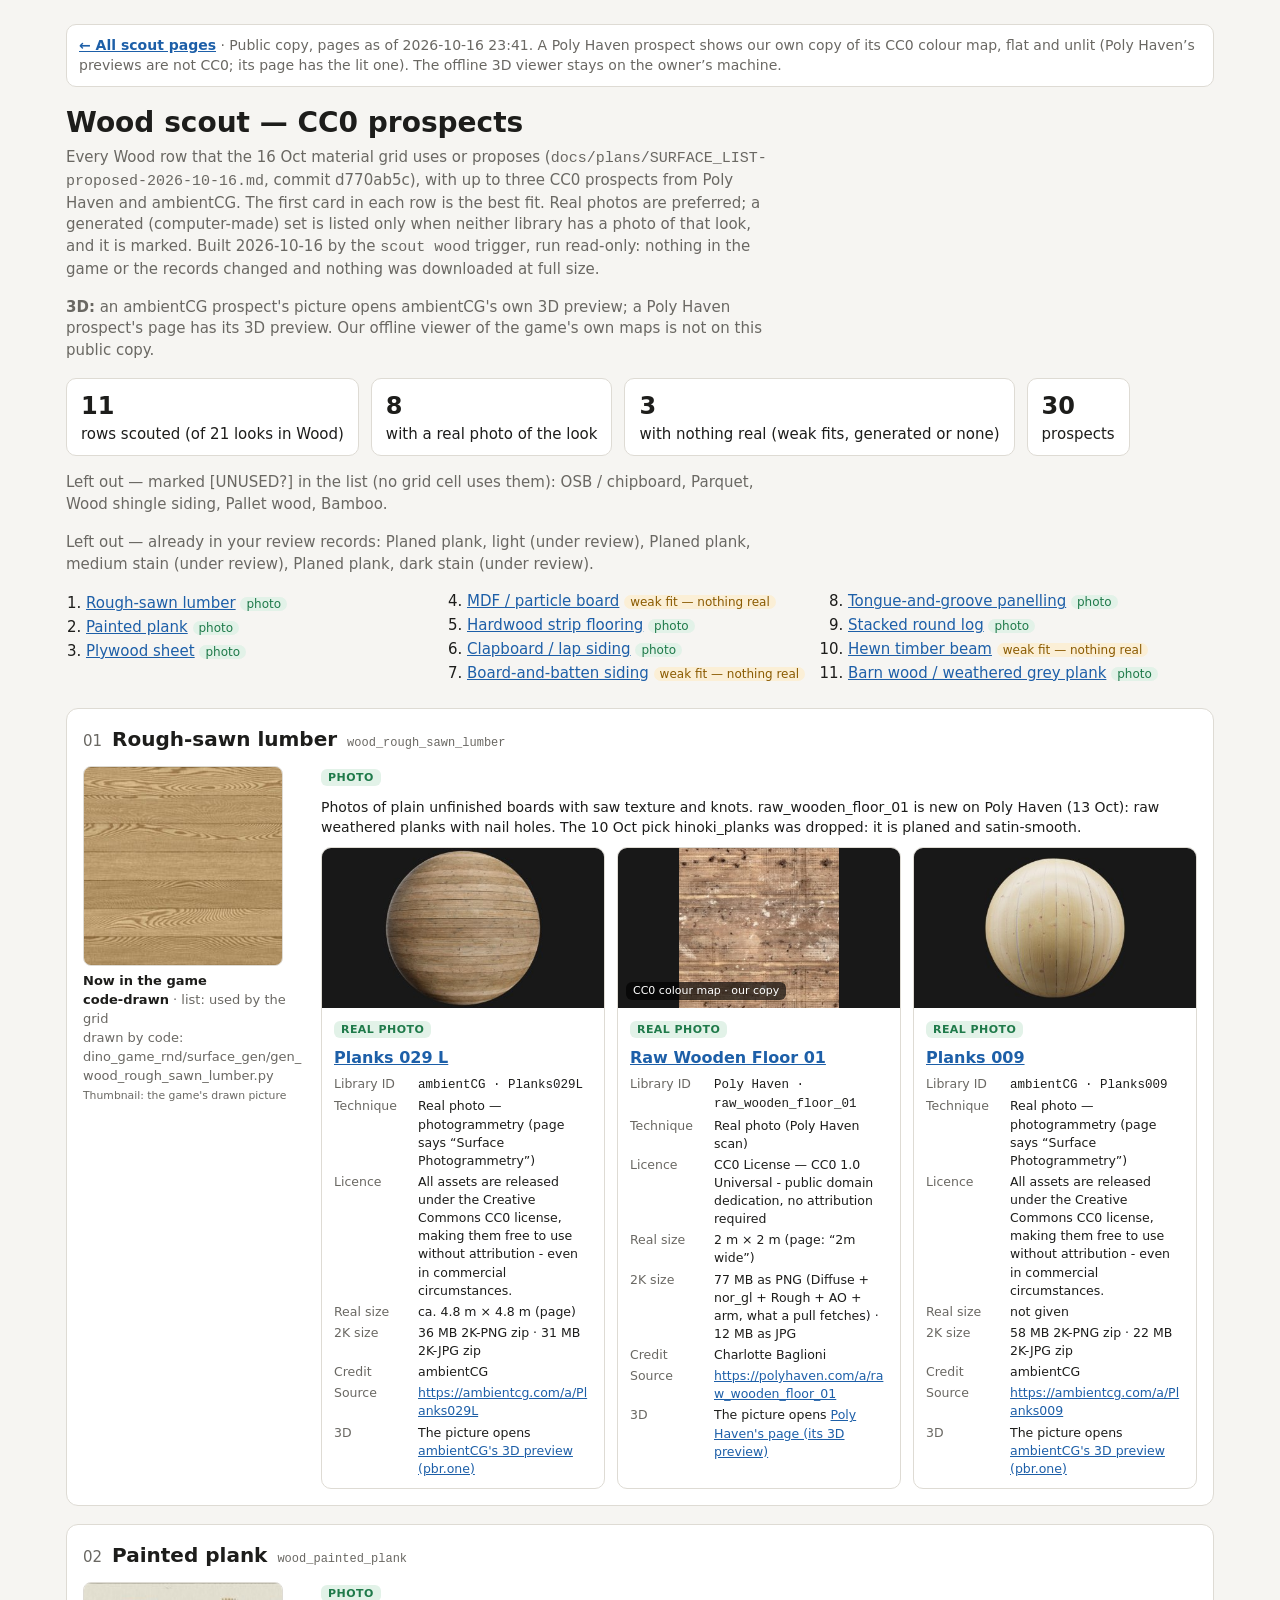
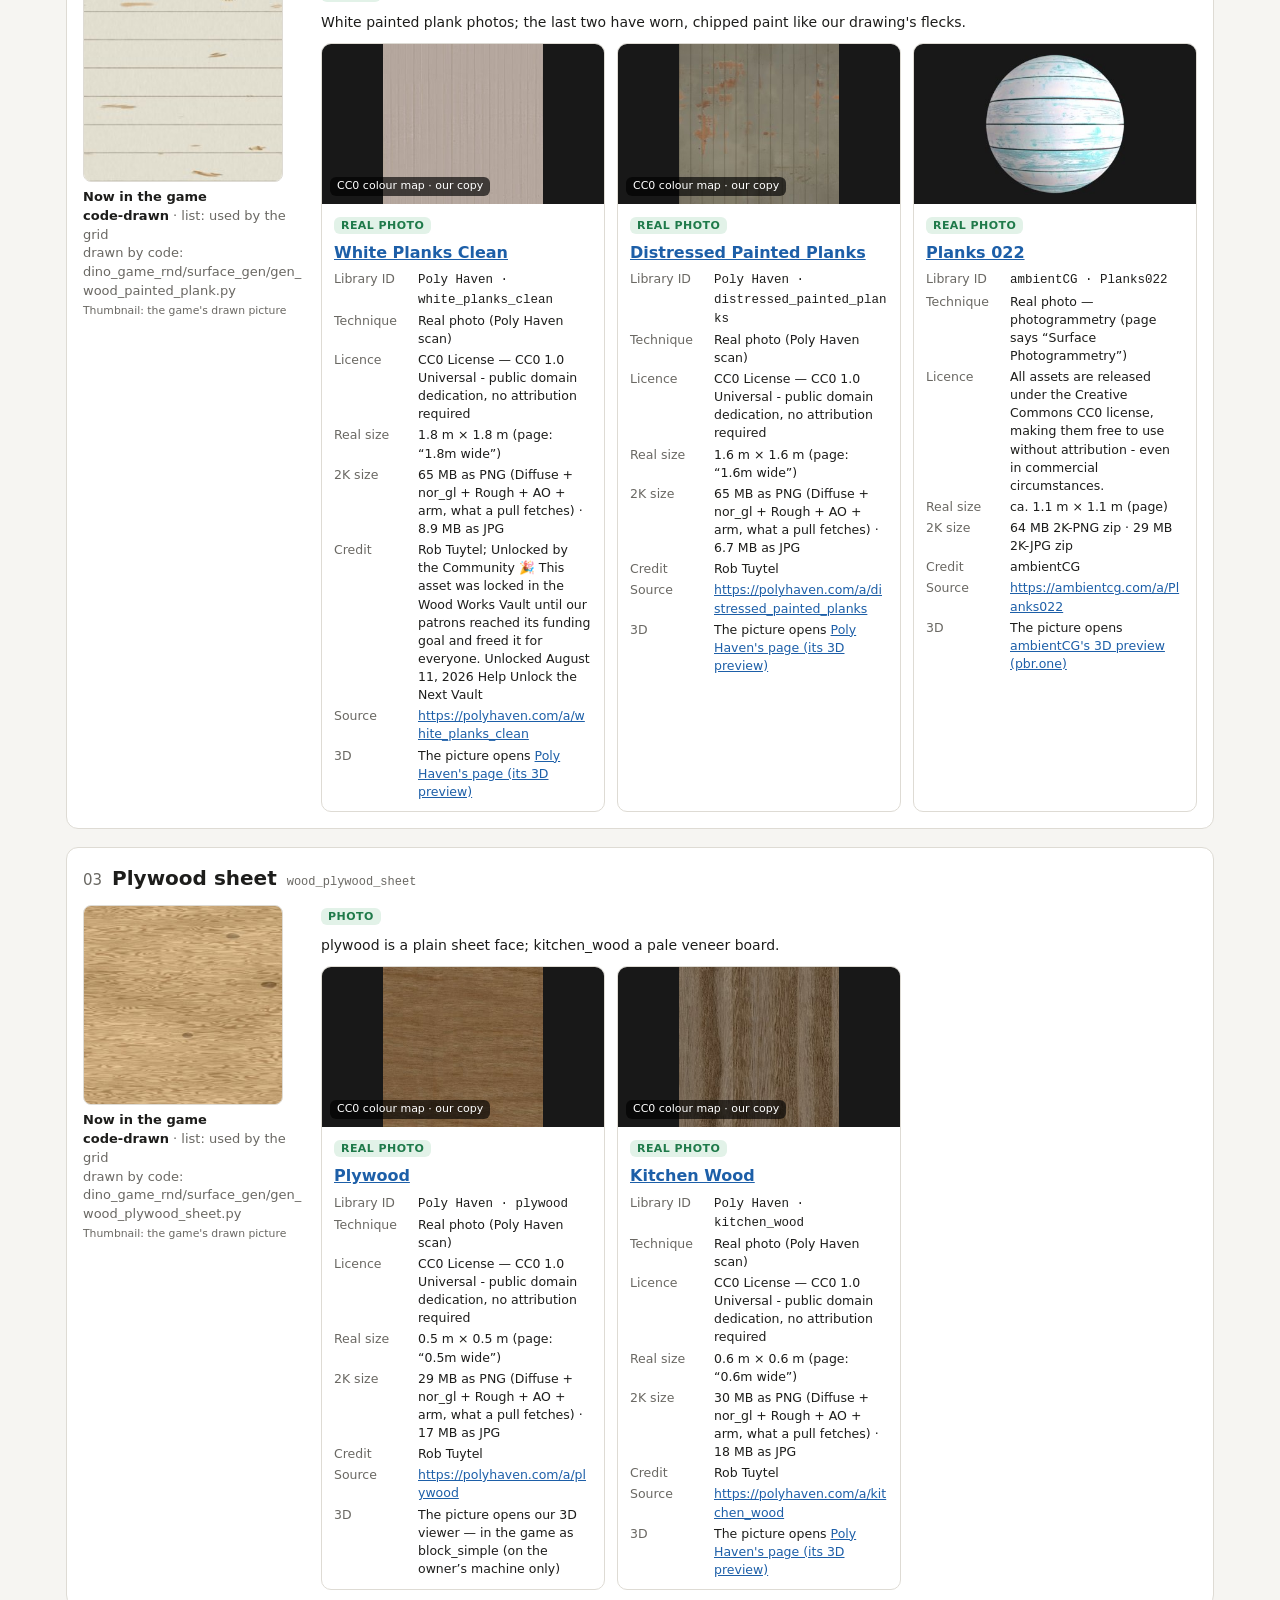
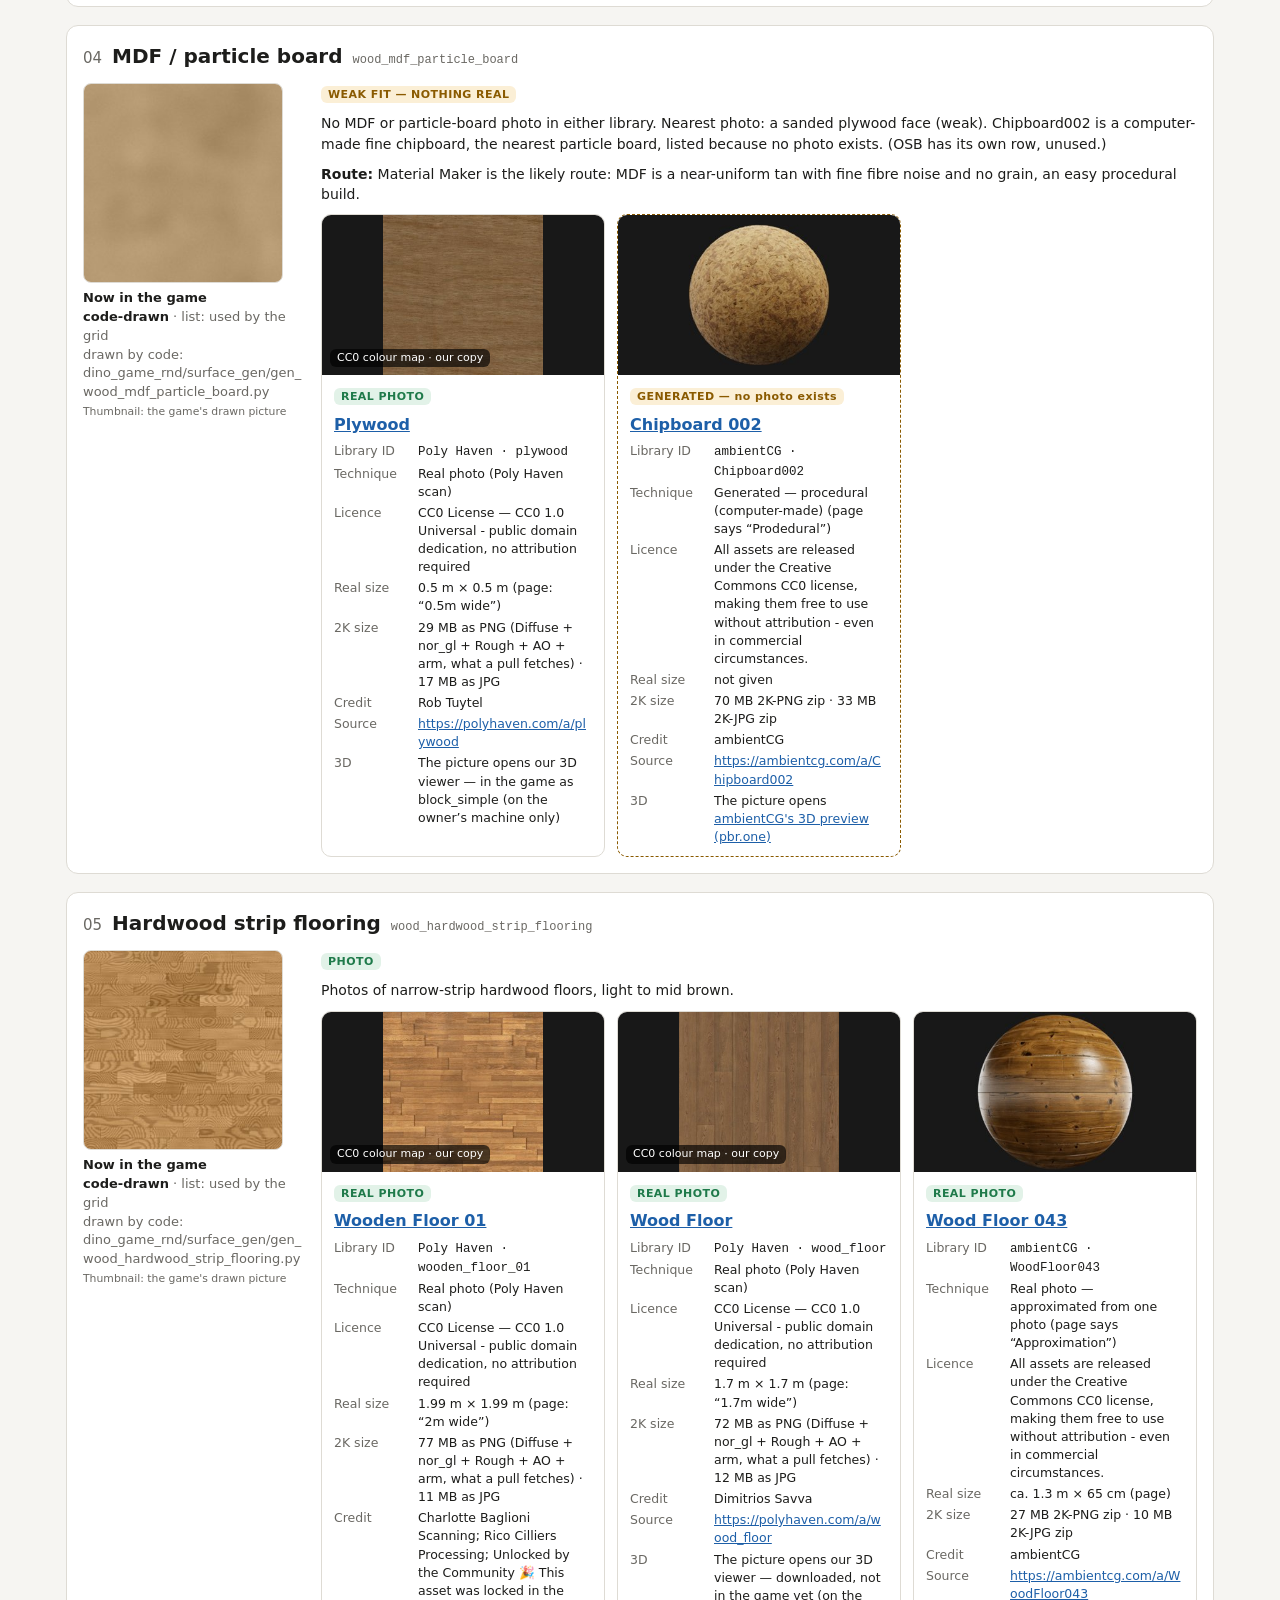
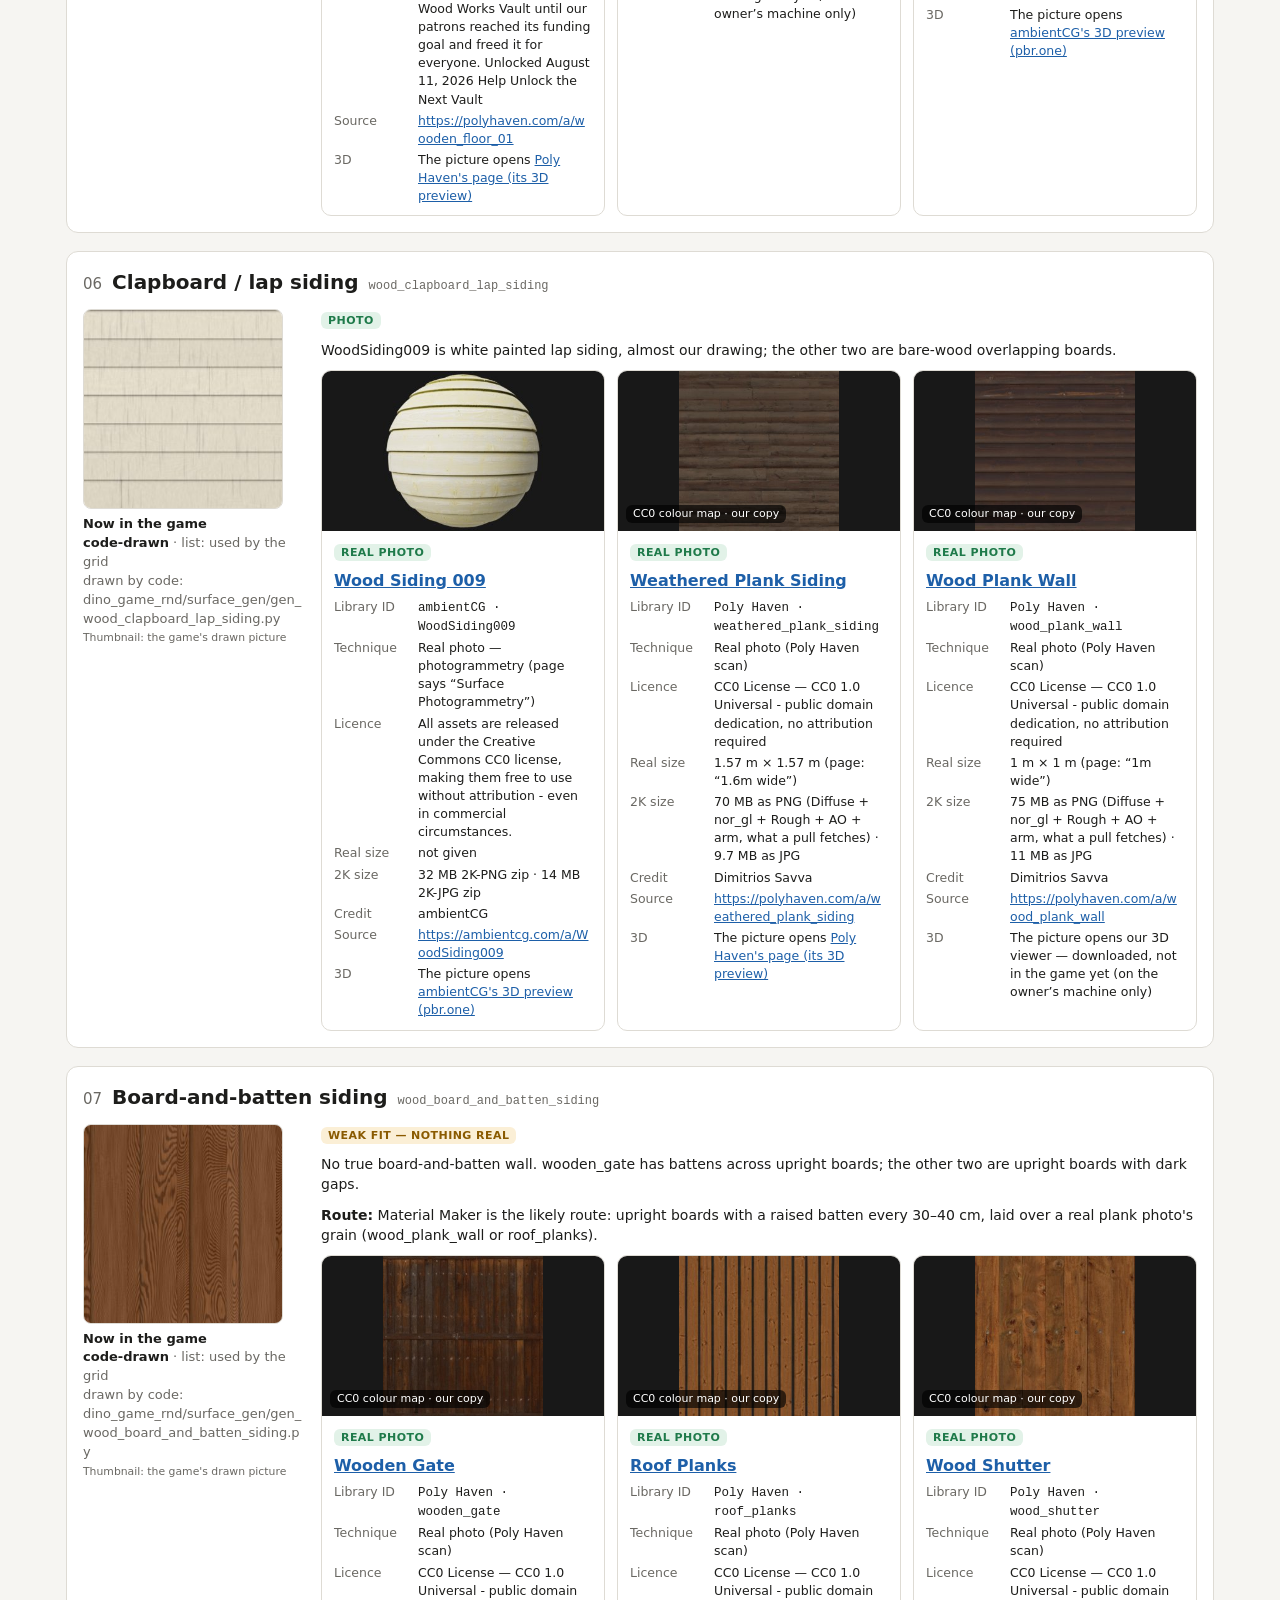
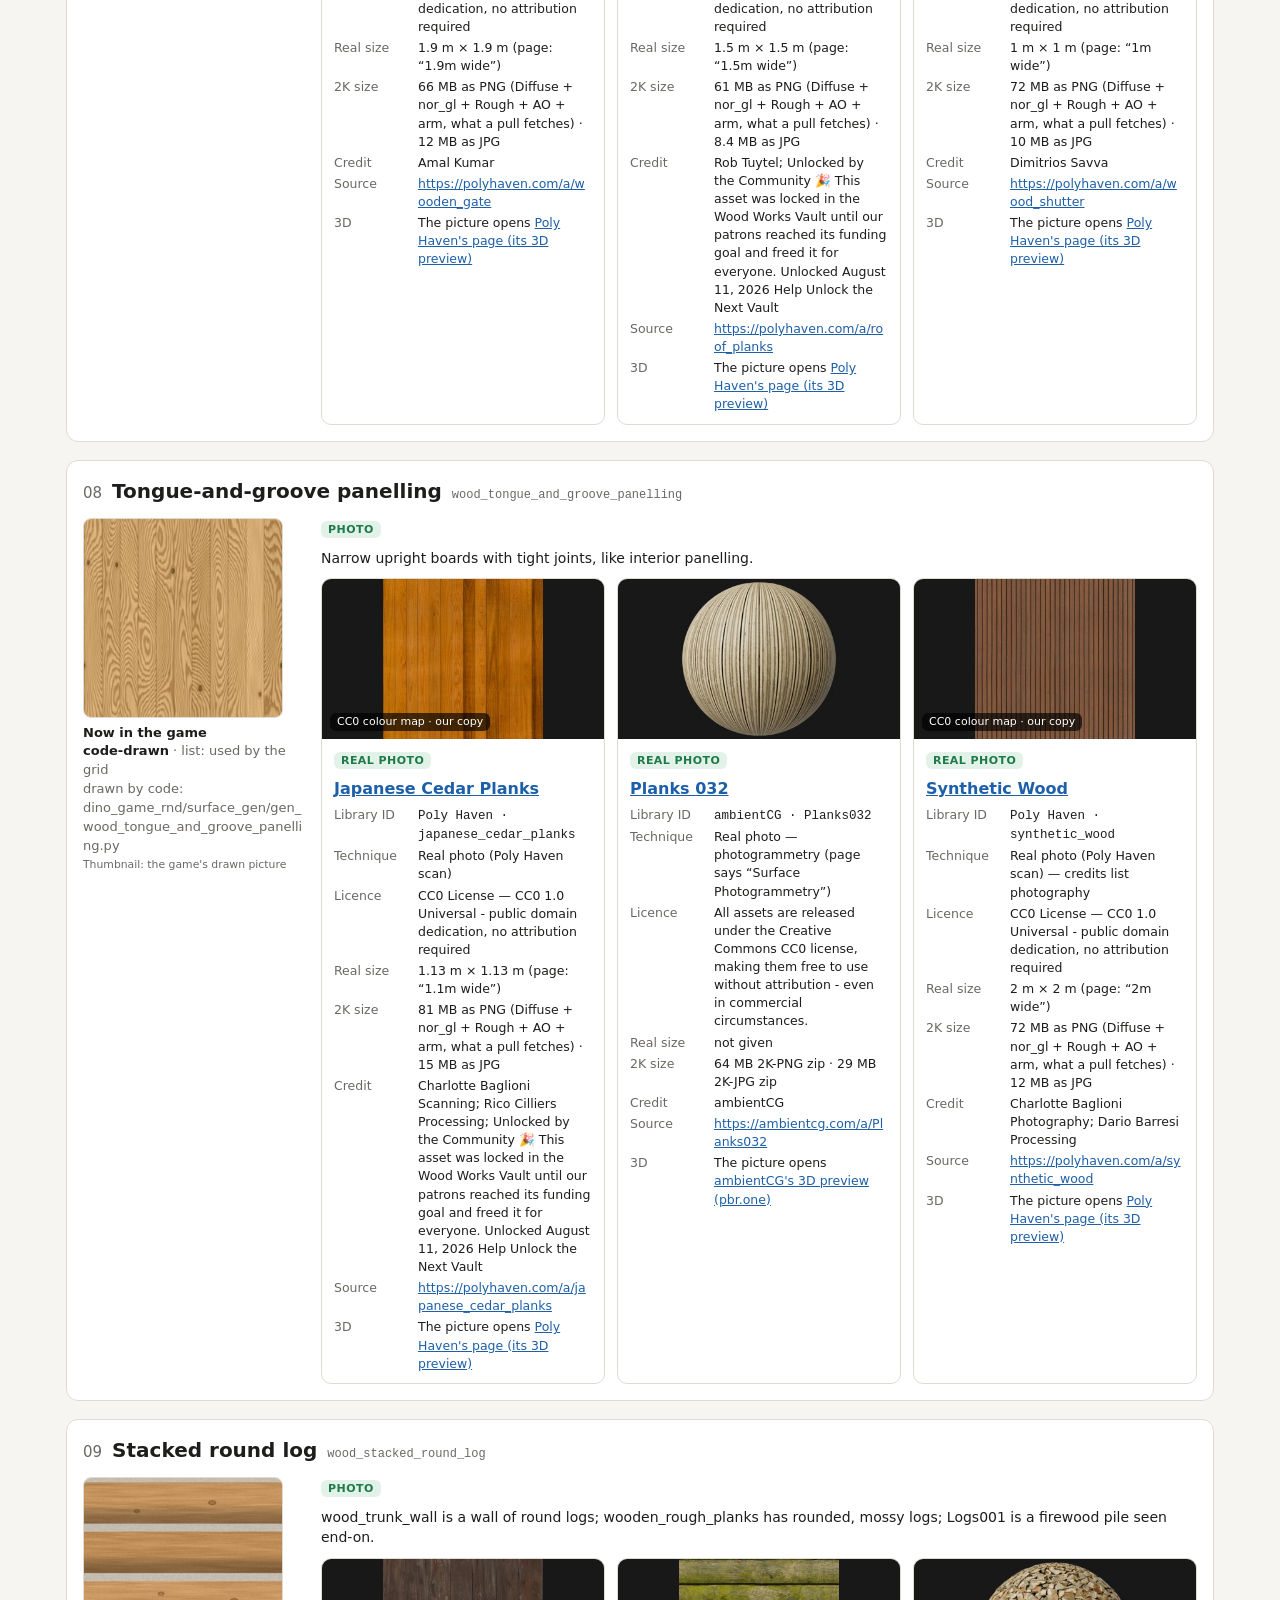
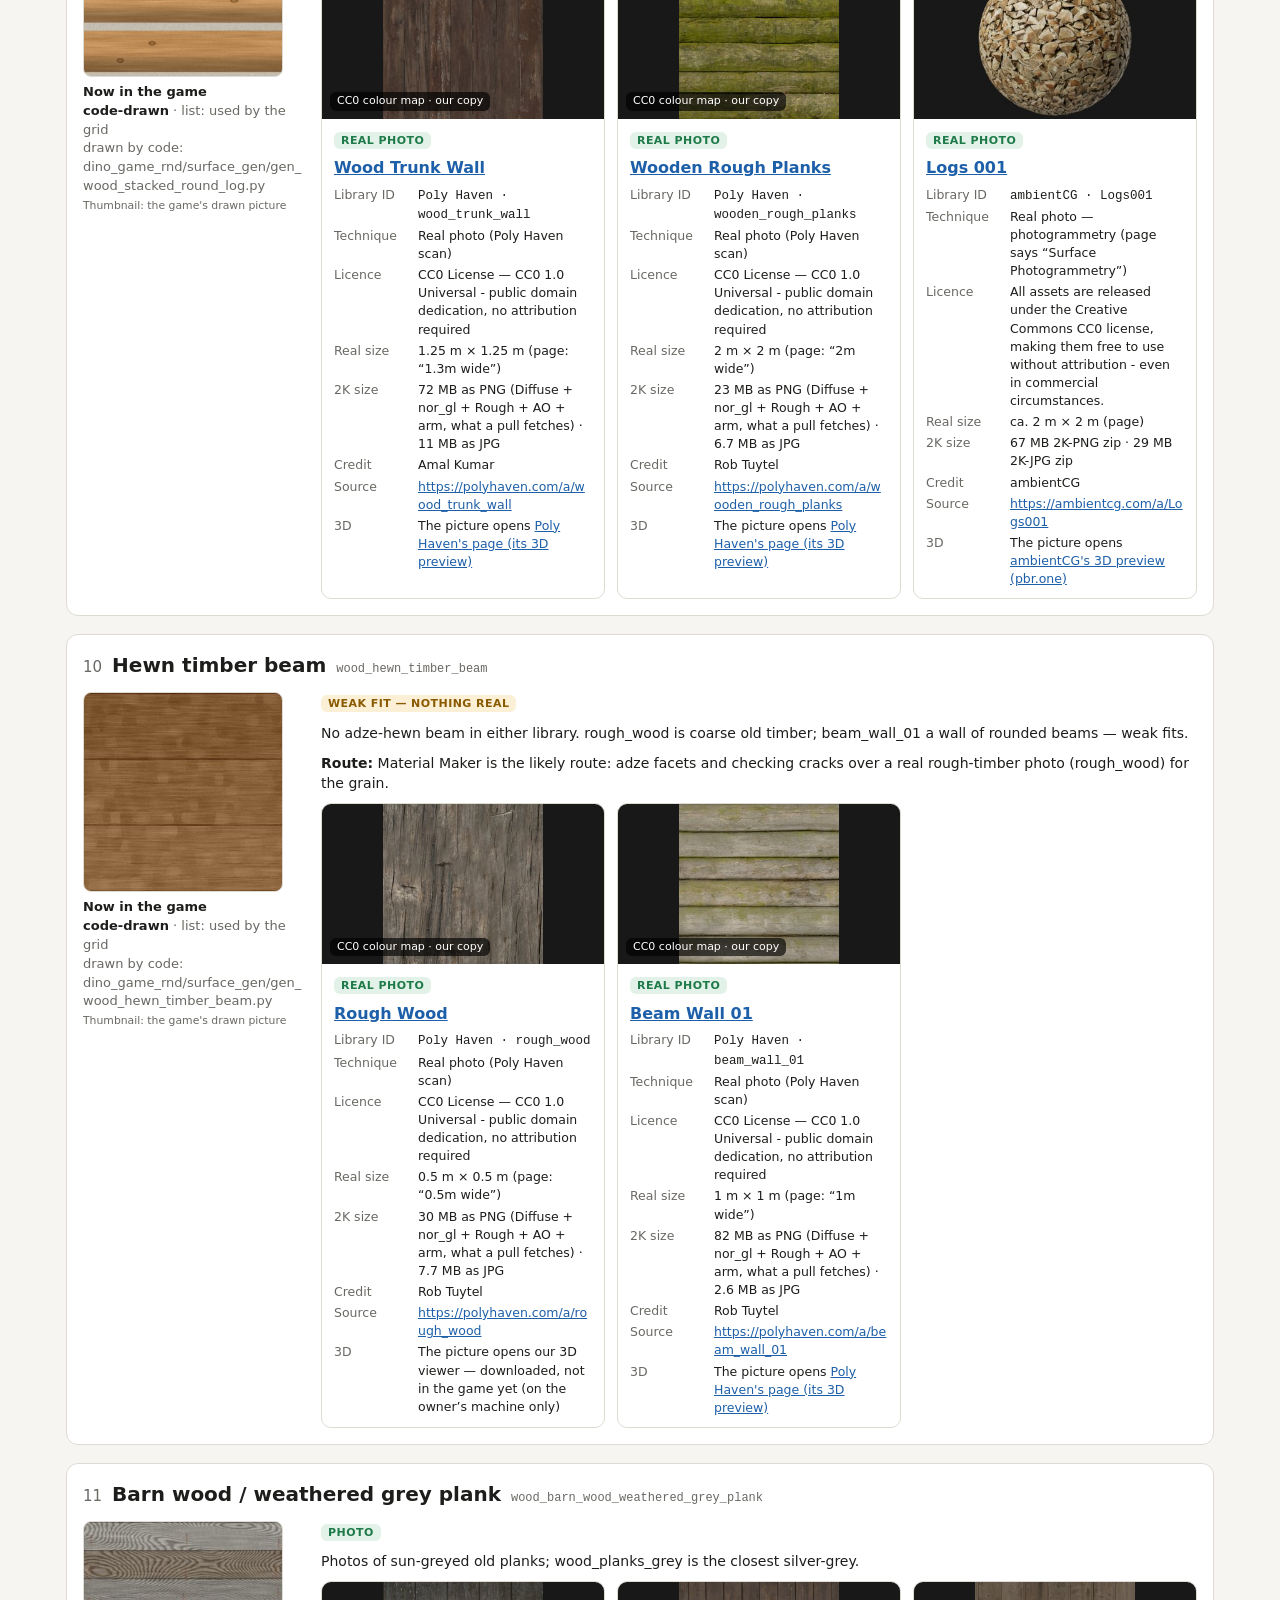
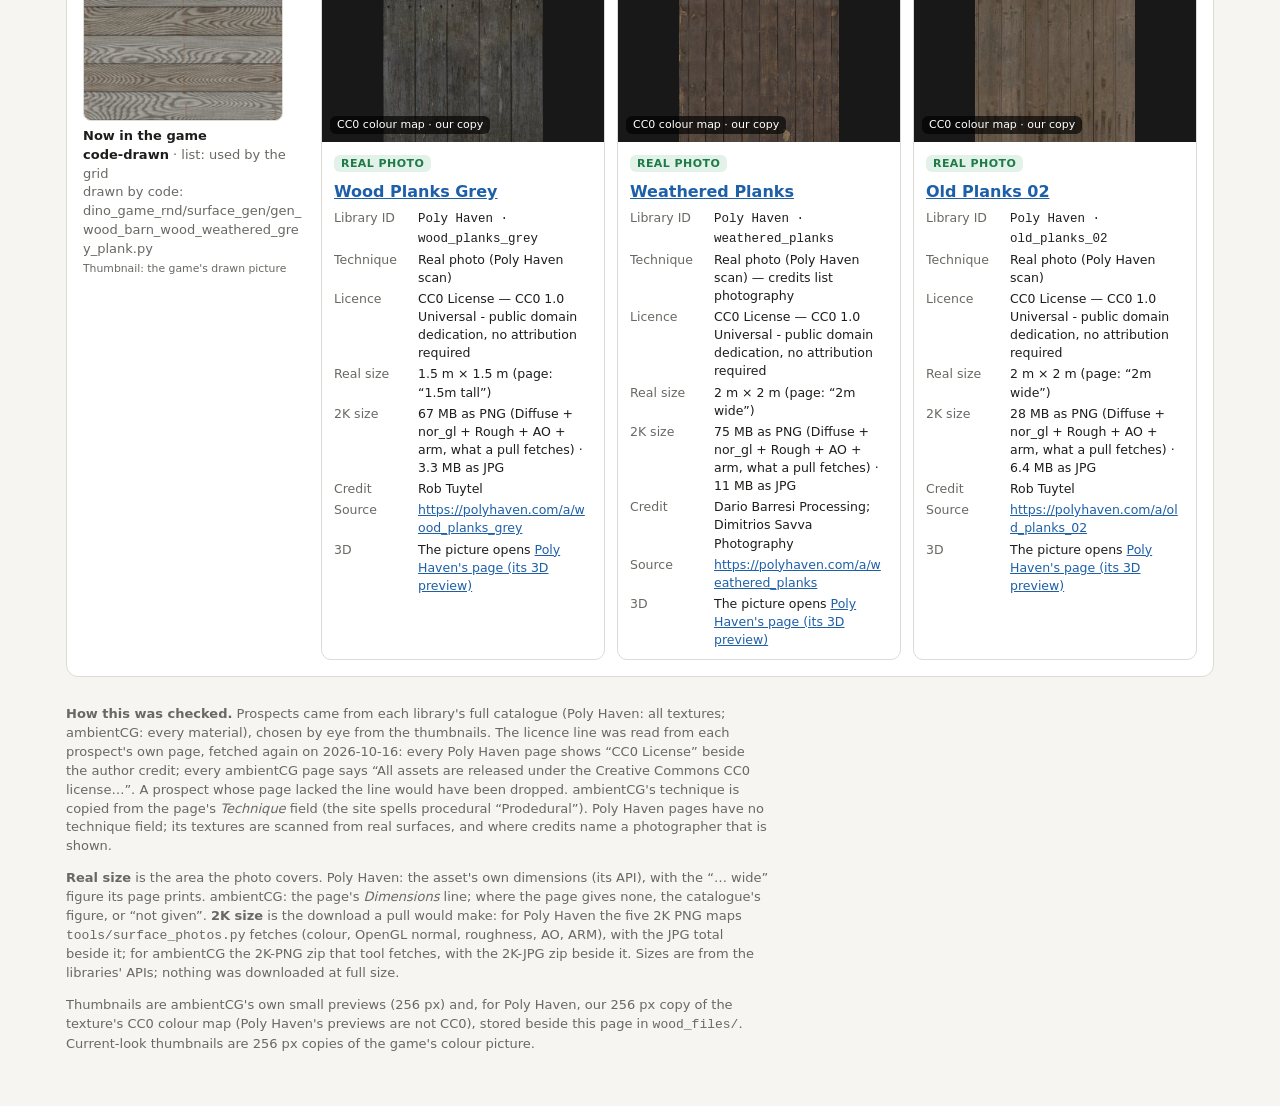
<file: wood.html>
<!doctype html><html lang="en"><head><meta charset="utf-8"><meta name="viewport" content="width=device-width,initial-scale=1">
<title>Wood Scout</title><style>:root{--bg:#f6f5f2;--card:#fff;--ink:#1d1d1b;--mute:#6a6863;--line:#dedbd4;--photo:#1f7a4a;--photobg:#e2f2e8;--gen:#8a5a00;--genbg:#fbefd6;--link:#1d5fa8}
@media (prefers-color-scheme:dark){:root:not([data-theme="light"]){--bg:#161615;--card:#211f1d;--ink:#ecebe7;--mute:#a19e97;--line:#3a3834;--photo:#7ed3a0;--photobg:#183526;--gen:#f0c16b;--genbg:#3a2c12;--link:#8ab8f0}}
:root[data-theme="dark"]{--bg:#161615;--card:#211f1d;--ink:#ecebe7;--mute:#a19e97;--line:#3a3834;--photo:#7ed3a0;--photobg:#183526;--gen:#f0c16b;--genbg:#3a2c12;--link:#8ab8f0}
*{box-sizing:border-box}body{margin:0;background:var(--bg);color:var(--ink);font:15px/1.45 system-ui,-apple-system,"Segoe UI",sans-serif}
main{max-width:1180px;margin:0 auto;padding:24px 16px 64px}a{color:var(--link)}
h1{font-size:28px;margin:0 0 4px}.lede{color:var(--mute);margin:0 0 16px;max-width:75ch}
.stats{display:flex;gap:12px;flex-wrap:wrap;margin:16px 0}.stat{background:var(--card);border:1px solid var(--line);border-radius:10px;padding:10px 14px}.stat b{display:block;font-size:24px}
.toc{columns:3 220px;padding-left:20px;margin:8px 0 24px}.toc li{break-inside:avoid;margin:2px 0}.toc span{font-size:12px;padding:0 6px;border-radius:8px}.ok{background:var(--photobg);color:var(--photo)}.gn{background:var(--genbg);color:var(--gen)}
section{background:var(--card);border:1px solid var(--line);border-radius:12px;padding:16px;margin:0 0 18px}
.rh{display:flex;align-items:baseline;gap:10px;flex-wrap:wrap;margin-bottom:12px}.rh h2{margin:0;font-size:20px}.num{color:var(--mute);font-variant-numeric:tabular-nums}.key{color:var(--mute);font-size:12px}
.row{display:grid;grid-template-columns:220px 1fr;gap:18px}@media (max-width:720px){.row{grid-template-columns:1fr}}
.cur{margin:0}.cur img{width:200px;height:200px;object-fit:cover;border-radius:8px;border:1px solid var(--line);display:block}.cur figcaption{overflow-wrap:anywhere;font-size:13px;margin-top:6px;color:var(--mute)}.cur b{color:var(--ink)}.g{font-weight:600;color:var(--ink)}
.note{margin:0 0 10px;font-size:14px}.pgrid{display:grid;grid-template-columns:repeat(auto-fill,minmax(250px,1fr));gap:12px}
.p{border:1px solid var(--line);border-radius:10px;overflow:hidden;display:flex;flex-direction:column}.p.is-gen{border-style:dashed;border-color:var(--gen)}
.p img{width:100%;height:160px;object-fit:contain;background:#181818;display:block}.pb{padding:10px 12px}.pb h4{margin:6px 0 6px;font-size:16px}
.tag{font-size:11px;font-weight:700;letter-spacing:.04em;padding:2px 7px;border-radius:6px}.tag.photo{background:var(--photobg);color:var(--photo)}.tag.gen{background:var(--genbg);color:var(--gen)}
dl{display:grid;grid-template-columns:76px 1fr;gap:3px 8px;margin:0;font-size:12.5px}dt{color:var(--mute)}dd{margin:0;overflow-wrap:anywhere}
.none{color:var(--mute);font-style:italic}footer{color:var(--mute);font-size:13px;margin-top:28px;max-width:85ch}
.cur a{display:block;width:200px}.p>a{display:block}
.tag.pick{background:var(--link);color:var(--card)}.p.is-pick{border:2px solid var(--link)}.pulled-status{margin:0 0 10px;font-size:14px}
details.pulled{margin:28px 0 0;border-top:1px solid var(--line);padding-top:12px}details.pulled>summary{cursor:pointer;font-size:20px;font-weight:600;margin:0 0 12px;padding:6px 0}
</style><meta name="robots" content="noindex"><style>
.pub-bar{margin:0 0 16px;padding:10px 12px;border:1px solid var(--line);border-radius:10px;background:var(--card);font-size:14px;color:var(--mute)}
.pub-bar a{font-weight:600}
.pub-out{display:flex;align-items:center;justify-content:center;text-align:center;height:160px;padding:12px;background:var(--bg);color:var(--mute);font-size:13px;border-bottom:1px solid var(--line)}
.cur .pub-out{width:200px;height:200px;border:1px dashed var(--mute);border-radius:8px}
.phmap{position:relative;display:block}.phmap small{position:absolute;left:8px;bottom:8px;font-size:11px;line-height:1.3;padding:2px 7px;border-radius:6px;background:rgba(0,0,0,.65);color:#fff}
</style></head><body><main><p class="pub-bar"><a href="./">← All scout pages</a> · Public copy, pages as of 2026-10-16 23:41. A Poly Haven prospect shows our own copy of its CC0 colour map, flat and unlit (Poly Haven’s previews are not CC0; its page has the lit one). The offline 3D viewer stays on the owner’s machine.</p>
<h1>Wood scout — CC0 prospects</h1>
<p class="lede">Every Wood row that the 16 Oct material grid uses or proposes (<code>docs/plans/SURFACE_LIST-proposed-2026-10-16.md</code>, commit d770ab5c), with up to three CC0 prospects from Poly Haven and ambientCG. The first card in each row is the best fit. Real photos are preferred; a generated (computer-made) set is listed only when neither library has a photo of that look, and it is marked. Built 2026-10-16 by the <code>scout wood</code> trigger, run read-only: nothing in the game or the records changed and nothing was downloaded at full size.</p>
<p class="lede"><b>3D:</b> an ambientCG prospect's picture opens ambientCG's own 3D preview; a Poly Haven prospect's page has its 3D preview. Our offline viewer of the game's own maps is not on this public copy.</p>
<div class="stats"><div class="stat"><b>11</b>rows scouted (of 21 looks in Wood)</div><div class="stat"><b>8</b>with a real photo of the look</div><div class="stat"><b>3</b>with nothing real (weak fits, generated or none)</div><div class="stat"><b>30</b>prospects</div></div>
<p class="lede">Left out — marked [UNUSED?] in the list (no grid cell uses them): OSB / chipboard, Parquet, Wood shingle siding, Pallet wood, Bamboo.</p><p class="lede">Left out — already in your review records: Planed plank, light (under review), Planed plank, medium stain (under review), Planed plank, dark stain (under review).</p>
<ol class="toc"><li><a href="#wood_rough_sawn_lumber">Rough-sawn lumber</a> <span class="ok">photo</span></li><li><a href="#wood_painted_plank">Painted plank</a> <span class="ok">photo</span></li><li><a href="#wood_plywood_sheet">Plywood sheet</a> <span class="ok">photo</span></li><li><a href="#wood_mdf_particle_board">MDF / particle board</a> <span class="gn">weak fit — nothing real</span></li><li><a href="#wood_hardwood_strip_flooring">Hardwood strip flooring</a> <span class="ok">photo</span></li><li><a href="#wood_clapboard_lap_siding">Clapboard / lap siding</a> <span class="ok">photo</span></li><li><a href="#wood_board_and_batten_siding">Board-and-batten siding</a> <span class="gn">weak fit — nothing real</span></li><li><a href="#wood_tongue_and_groove_panelling">Tongue-and-groove panelling</a> <span class="ok">photo</span></li><li><a href="#wood_stacked_round_log">Stacked round log</a> <span class="ok">photo</span></li><li><a href="#wood_hewn_timber_beam">Hewn timber beam</a> <span class="gn">weak fit — nothing real</span></li><li><a href="#wood_barn_wood_weathered_grey_plank">Barn wood / weathered grey plank</a> <span class="ok">photo</span></li></ol>
<section id="wood_rough_sawn_lumber">
<header class="rh"><span class="num">01</span><h2>Rough-sawn lumber</h2><code class="key">wood_rough_sawn_lumber</code></header>
<div class="row">
<figure class="cur"><img src="wood_files/current_wood_rough_sawn_lumber.jpg" alt="current look of Rough-sawn lumber" width="200" height="200">
<figcaption><b>Now in the game</b><br><span class="g">code-drawn</span> · list: used by the grid<br>drawn by code: dino_game_rnd/surface_gen/gen_wood_rough_sawn_lumber.py<br><small>Thumbnail: the game&#x27;s drawn picture</small></figcaption></figure>
<div class="ps"><p class="note"><span class="tag photo">PHOTO</span></p><p class="note">Photos of plain unfinished boards with saw texture and knots. raw_wooden_floor_01 is new on Poly Haven (13 Oct): raw weathered planks with nail holes. The 10 Oct pick hinoki_planks was dropped: it is planed and satin-smooth.</p><div class="pgrid"><article class="p">
<a href="https://releases.pbr.one/main/material-shading.html#normal_type=directx&amp;color_url=https://f003.backblazeb2.com/file/ambientCG-Web/media/surface-preview/Planks029L/Planks029L_SQ_Color.jpg?43137&amp;displacement_url=https://f003.backblazeb2.com/file/ambientCG-Web/media/surface-preview/Planks029L/Planks029L_SQ_Displacement.jpg?99889&amp;normal_url=https://f003.backblazeb2.com/file/ambientCG-Web/media/surface-preview/Planks029L/Planks029L_SQ_NormalDX.jpg?13412&amp;roughness_url=https://f003.backblazeb2.com/file/ambientCG-Web/media/surface-preview/Planks029L/Planks029L_SQ_Roughness.jpg?39939&amp;ambientocclusion_url=https://f003.backblazeb2.com/file/ambientCG-Web/media/surface-preview/Planks029L/Planks029L_SQ_AmbientOcclusion.jpg?58509" target="_blank" rel="noopener" title="Open in 3D: ambientCG&#x27;s 3D preview (pbr.one)"><img src="wood_files/acg_Planks029L.jpg" alt="Planks 029 L" width="160" height="160"></a>
<div class="pb"><span class="tag photo">REAL PHOTO</span>
<h4><a href="https://ambientcg.com/a/Planks029L" target="_blank" rel="noopener">Planks 029 L</a></h4>
<dl><dt>Library ID</dt><dd><code>ambientCG · Planks029L</code></dd>
<dt>Technique</dt><dd>Real photo — photogrammetry (page says “Surface Photogrammetry”)</dd>
<dt>Licence</dt><dd>All assets are released under the Creative Commons CC0 license, making them free to use without attribution - even in commercial circumstances.</dd>
<dt>Real size</dt><dd>ca. 4.8 m × 4.8 m (page)</dd>
<dt>2K size</dt><dd>36 MB 2K-PNG zip · 31 MB 2K-JPG zip</dd>
<dt>Credit</dt><dd>ambientCG</dd>
<dt>Source</dt><dd><a href="https://ambientcg.com/a/Planks029L" target="_blank" rel="noopener">https://ambientcg.com/a/Planks029L</a></dd>
<dt>3D</dt><dd>The picture opens <a href="https://releases.pbr.one/main/material-shading.html#normal_type=directx&amp;color_url=https://f003.backblazeb2.com/file/ambientCG-Web/media/surface-preview/Planks029L/Planks029L_SQ_Color.jpg?43137&amp;displacement_url=https://f003.backblazeb2.com/file/ambientCG-Web/media/surface-preview/Planks029L/Planks029L_SQ_Displacement.jpg?99889&amp;normal_url=https://f003.backblazeb2.com/file/ambientCG-Web/media/surface-preview/Planks029L/Planks029L_SQ_NormalDX.jpg?13412&amp;roughness_url=https://f003.backblazeb2.com/file/ambientCG-Web/media/surface-preview/Planks029L/Planks029L_SQ_Roughness.jpg?39939&amp;ambientocclusion_url=https://f003.backblazeb2.com/file/ambientCG-Web/media/surface-preview/Planks029L/Planks029L_SQ_AmbientOcclusion.jpg?58509" target="_blank" rel="noopener">ambientCG&#x27;s 3D preview (pbr.one)</a></dd></dl></div></article><article class="p">
<a href="https://polyhaven.com/a/raw_wooden_floor_01" target="_blank" rel="noopener" title="Open in 3D: Poly Haven&#x27;s page (its 3D preview)"><span class="phmap"><img src="wood_files/phmap_raw_wooden_floor_01.jpg" alt="Raw Wooden Floor 01" width="160" height="160"><small>CC0 colour map · our copy</small></span></a>
<div class="pb"><span class="tag photo">REAL PHOTO</span>
<h4><a href="https://polyhaven.com/a/raw_wooden_floor_01" target="_blank" rel="noopener">Raw Wooden Floor 01</a></h4>
<dl><dt>Library ID</dt><dd><code>Poly Haven · raw_wooden_floor_01</code></dd>
<dt>Technique</dt><dd>Real photo (Poly Haven scan)</dd>
<dt>Licence</dt><dd>CC0 License — CC0 1.0 Universal - public domain dedication, no attribution required</dd>
<dt>Real size</dt><dd>2 m × 2 m (page: “2m wide”)</dd>
<dt>2K size</dt><dd>77 MB as PNG (Diffuse + nor_gl + Rough + AO + arm, what a pull fetches) · 12 MB as JPG</dd>
<dt>Credit</dt><dd>Charlotte Baglioni</dd>
<dt>Source</dt><dd><a href="https://polyhaven.com/a/raw_wooden_floor_01" target="_blank" rel="noopener">https://polyhaven.com/a/raw_wooden_floor_01</a></dd>
<dt>3D</dt><dd>The picture opens <a href="https://polyhaven.com/a/raw_wooden_floor_01" target="_blank" rel="noopener">Poly Haven&#x27;s page (its 3D preview)</a></dd></dl></div></article><article class="p">
<a href="https://releases.pbr.one/main/material-shading.html#normal_type=directx&amp;color_url=https://f003.backblazeb2.com/file/ambientCG-Web/media/surface-preview/Planks009/Planks009_SQ_Color.jpg?66272&amp;displacement_url=https://f003.backblazeb2.com/file/ambientCG-Web/media/surface-preview/Planks009/Planks009_SQ_Displacement.jpg?92103&amp;normal_url=https://f003.backblazeb2.com/file/ambientCG-Web/media/surface-preview/Planks009/Planks009_SQ_NormalDX.jpg?75723&amp;roughness_url=https://f003.backblazeb2.com/file/ambientCG-Web/media/surface-preview/Planks009/Planks009_SQ_Roughness.jpg?21539&amp;ambientocclusion_url=https://f003.backblazeb2.com/file/ambientCG-Web/media/surface-preview/Planks009/Planks009_SQ_AmbientOcclusion.jpg?5234" target="_blank" rel="noopener" title="Open in 3D: ambientCG&#x27;s 3D preview (pbr.one)"><img src="wood_files/acg_Planks009.jpg" alt="Planks 009" width="160" height="160"></a>
<div class="pb"><span class="tag photo">REAL PHOTO</span>
<h4><a href="https://ambientcg.com/a/Planks009" target="_blank" rel="noopener">Planks 009</a></h4>
<dl><dt>Library ID</dt><dd><code>ambientCG · Planks009</code></dd>
<dt>Technique</dt><dd>Real photo — photogrammetry (page says “Surface Photogrammetry”)</dd>
<dt>Licence</dt><dd>All assets are released under the Creative Commons CC0 license, making them free to use without attribution - even in commercial circumstances.</dd>
<dt>Real size</dt><dd>not given</dd>
<dt>2K size</dt><dd>58 MB 2K-PNG zip · 22 MB 2K-JPG zip</dd>
<dt>Credit</dt><dd>ambientCG</dd>
<dt>Source</dt><dd><a href="https://ambientcg.com/a/Planks009" target="_blank" rel="noopener">https://ambientcg.com/a/Planks009</a></dd>
<dt>3D</dt><dd>The picture opens <a href="https://releases.pbr.one/main/material-shading.html#normal_type=directx&amp;color_url=https://f003.backblazeb2.com/file/ambientCG-Web/media/surface-preview/Planks009/Planks009_SQ_Color.jpg?66272&amp;displacement_url=https://f003.backblazeb2.com/file/ambientCG-Web/media/surface-preview/Planks009/Planks009_SQ_Displacement.jpg?92103&amp;normal_url=https://f003.backblazeb2.com/file/ambientCG-Web/media/surface-preview/Planks009/Planks009_SQ_NormalDX.jpg?75723&amp;roughness_url=https://f003.backblazeb2.com/file/ambientCG-Web/media/surface-preview/Planks009/Planks009_SQ_Roughness.jpg?21539&amp;ambientocclusion_url=https://f003.backblazeb2.com/file/ambientCG-Web/media/surface-preview/Planks009/Planks009_SQ_AmbientOcclusion.jpg?5234" target="_blank" rel="noopener">ambientCG&#x27;s 3D preview (pbr.one)</a></dd></dl></div></article></div></div></div></section><section id="wood_painted_plank">
<header class="rh"><span class="num">02</span><h2>Painted plank</h2><code class="key">wood_painted_plank</code></header>
<div class="row">
<figure class="cur"><img src="wood_files/current_wood_painted_plank.jpg" alt="current look of Painted plank" width="200" height="200">
<figcaption><b>Now in the game</b><br><span class="g">code-drawn</span> · list: used by the grid<br>drawn by code: dino_game_rnd/surface_gen/gen_wood_painted_plank.py<br><small>Thumbnail: the game&#x27;s drawn picture</small></figcaption></figure>
<div class="ps"><p class="note"><span class="tag photo">PHOTO</span></p><p class="note">White painted plank photos; the last two have worn, chipped paint like our drawing&#x27;s flecks.</p><div class="pgrid"><article class="p">
<a href="https://polyhaven.com/a/white_planks_clean" target="_blank" rel="noopener" title="Open in 3D: Poly Haven&#x27;s page (its 3D preview)"><span class="phmap"><img src="wood_files/phmap_white_planks_clean.jpg" alt="White Planks Clean" width="160" height="160"><small>CC0 colour map · our copy</small></span></a>
<div class="pb"><span class="tag photo">REAL PHOTO</span>
<h4><a href="https://polyhaven.com/a/white_planks_clean" target="_blank" rel="noopener">White Planks Clean</a></h4>
<dl><dt>Library ID</dt><dd><code>Poly Haven · white_planks_clean</code></dd>
<dt>Technique</dt><dd>Real photo (Poly Haven scan)</dd>
<dt>Licence</dt><dd>CC0 License — CC0 1.0 Universal - public domain dedication, no attribution required</dd>
<dt>Real size</dt><dd>1.8 m × 1.8 m (page: “1.8m wide”)</dd>
<dt>2K size</dt><dd>65 MB as PNG (Diffuse + nor_gl + Rough + AO + arm, what a pull fetches) · 8.9 MB as JPG</dd>
<dt>Credit</dt><dd>Rob Tuytel; Unlocked by the Community 🎉 This asset was locked in the Wood Works Vault until our patrons reached its funding goal and freed it for everyone. Unlocked August 11, 2026 Help Unlock the Next Vault</dd>
<dt>Source</dt><dd><a href="https://polyhaven.com/a/white_planks_clean" target="_blank" rel="noopener">https://polyhaven.com/a/white_planks_clean</a></dd>
<dt>3D</dt><dd>The picture opens <a href="https://polyhaven.com/a/white_planks_clean" target="_blank" rel="noopener">Poly Haven&#x27;s page (its 3D preview)</a></dd></dl></div></article><article class="p">
<a href="https://polyhaven.com/a/distressed_painted_planks" target="_blank" rel="noopener" title="Open in 3D: Poly Haven&#x27;s page (its 3D preview)"><span class="phmap"><img src="wood_files/phmap_distressed_painted_planks.jpg" alt="Distressed Painted Planks" width="160" height="160"><small>CC0 colour map · our copy</small></span></a>
<div class="pb"><span class="tag photo">REAL PHOTO</span>
<h4><a href="https://polyhaven.com/a/distressed_painted_planks" target="_blank" rel="noopener">Distressed Painted Planks</a></h4>
<dl><dt>Library ID</dt><dd><code>Poly Haven · distressed_painted_planks</code></dd>
<dt>Technique</dt><dd>Real photo (Poly Haven scan)</dd>
<dt>Licence</dt><dd>CC0 License — CC0 1.0 Universal - public domain dedication, no attribution required</dd>
<dt>Real size</dt><dd>1.6 m × 1.6 m (page: “1.6m wide”)</dd>
<dt>2K size</dt><dd>65 MB as PNG (Diffuse + nor_gl + Rough + AO + arm, what a pull fetches) · 6.7 MB as JPG</dd>
<dt>Credit</dt><dd>Rob Tuytel</dd>
<dt>Source</dt><dd><a href="https://polyhaven.com/a/distressed_painted_planks" target="_blank" rel="noopener">https://polyhaven.com/a/distressed_painted_planks</a></dd>
<dt>3D</dt><dd>The picture opens <a href="https://polyhaven.com/a/distressed_painted_planks" target="_blank" rel="noopener">Poly Haven&#x27;s page (its 3D preview)</a></dd></dl></div></article><article class="p">
<a href="https://releases.pbr.one/main/material-shading.html#normal_type=directx&amp;color_url=https://f003.backblazeb2.com/file/ambientCG-Web/media/surface-preview/Planks022/Planks022_SQ_Color.jpg?38395&amp;displacement_url=https://f003.backblazeb2.com/file/ambientCG-Web/media/surface-preview/Planks022/Planks022_SQ_Displacement.jpg?68965&amp;normal_url=https://f003.backblazeb2.com/file/ambientCG-Web/media/surface-preview/Planks022/Planks022_SQ_NormalDX.jpg?54130&amp;roughness_url=https://f003.backblazeb2.com/file/ambientCG-Web/media/surface-preview/Planks022/Planks022_SQ_Roughness.jpg?88874&amp;ambientocclusion_url=https://f003.backblazeb2.com/file/ambientCG-Web/media/surface-preview/Planks022/Planks022_SQ_AmbientOcclusion.jpg?73533" target="_blank" rel="noopener" title="Open in 3D: ambientCG&#x27;s 3D preview (pbr.one)"><img src="wood_files/acg_Planks022.jpg" alt="Planks 022" width="160" height="160"></a>
<div class="pb"><span class="tag photo">REAL PHOTO</span>
<h4><a href="https://ambientcg.com/a/Planks022" target="_blank" rel="noopener">Planks 022</a></h4>
<dl><dt>Library ID</dt><dd><code>ambientCG · Planks022</code></dd>
<dt>Technique</dt><dd>Real photo — photogrammetry (page says “Surface Photogrammetry”)</dd>
<dt>Licence</dt><dd>All assets are released under the Creative Commons CC0 license, making them free to use without attribution - even in commercial circumstances.</dd>
<dt>Real size</dt><dd>ca. 1.1 m × 1.1 m (page)</dd>
<dt>2K size</dt><dd>64 MB 2K-PNG zip · 29 MB 2K-JPG zip</dd>
<dt>Credit</dt><dd>ambientCG</dd>
<dt>Source</dt><dd><a href="https://ambientcg.com/a/Planks022" target="_blank" rel="noopener">https://ambientcg.com/a/Planks022</a></dd>
<dt>3D</dt><dd>The picture opens <a href="https://releases.pbr.one/main/material-shading.html#normal_type=directx&amp;color_url=https://f003.backblazeb2.com/file/ambientCG-Web/media/surface-preview/Planks022/Planks022_SQ_Color.jpg?38395&amp;displacement_url=https://f003.backblazeb2.com/file/ambientCG-Web/media/surface-preview/Planks022/Planks022_SQ_Displacement.jpg?68965&amp;normal_url=https://f003.backblazeb2.com/file/ambientCG-Web/media/surface-preview/Planks022/Planks022_SQ_NormalDX.jpg?54130&amp;roughness_url=https://f003.backblazeb2.com/file/ambientCG-Web/media/surface-preview/Planks022/Planks022_SQ_Roughness.jpg?88874&amp;ambientocclusion_url=https://f003.backblazeb2.com/file/ambientCG-Web/media/surface-preview/Planks022/Planks022_SQ_AmbientOcclusion.jpg?73533" target="_blank" rel="noopener">ambientCG&#x27;s 3D preview (pbr.one)</a></dd></dl></div></article></div></div></div></section><section id="wood_plywood_sheet">
<header class="rh"><span class="num">03</span><h2>Plywood sheet</h2><code class="key">wood_plywood_sheet</code></header>
<div class="row">
<figure class="cur"><img src="wood_files/current_wood_plywood_sheet.jpg" alt="current look of Plywood sheet" width="200" height="200">
<figcaption><b>Now in the game</b><br><span class="g">code-drawn</span> · list: used by the grid<br>drawn by code: dino_game_rnd/surface_gen/gen_wood_plywood_sheet.py<br><small>Thumbnail: the game&#x27;s drawn picture</small></figcaption></figure>
<div class="ps"><p class="note"><span class="tag photo">PHOTO</span></p><p class="note">plywood is a plain sheet face; kitchen_wood a pale veneer board.</p><div class="pgrid"><article class="p">
<span class="phmap"><img src="wood_files/phmap_plywood.jpg" alt="Plywood" width="160" height="160"><small>CC0 colour map · our copy</small></span>
<div class="pb"><span class="tag photo">REAL PHOTO</span>
<h4><a href="https://polyhaven.com/a/plywood" target="_blank" rel="noopener">Plywood</a></h4>
<dl><dt>Library ID</dt><dd><code>Poly Haven · plywood</code></dd>
<dt>Technique</dt><dd>Real photo (Poly Haven scan)</dd>
<dt>Licence</dt><dd>CC0 License — CC0 1.0 Universal - public domain dedication, no attribution required</dd>
<dt>Real size</dt><dd>0.5 m × 0.5 m (page: “0.5m wide”)</dd>
<dt>2K size</dt><dd>29 MB as PNG (Diffuse + nor_gl + Rough + AO + arm, what a pull fetches) · 17 MB as JPG</dd>
<dt>Credit</dt><dd>Rob Tuytel</dd>
<dt>Source</dt><dd><a href="https://polyhaven.com/a/plywood" target="_blank" rel="noopener">https://polyhaven.com/a/plywood</a></dd>
<dt>3D</dt><dd>The picture opens our 3D viewer — in the game as block_simple (on the owner’s machine only)</dd></dl></div></article><article class="p">
<a href="https://polyhaven.com/a/kitchen_wood" target="_blank" rel="noopener" title="Open in 3D: Poly Haven&#x27;s page (its 3D preview)"><span class="phmap"><img src="wood_files/phmap_kitchen_wood.jpg" alt="Kitchen Wood" width="160" height="160"><small>CC0 colour map · our copy</small></span></a>
<div class="pb"><span class="tag photo">REAL PHOTO</span>
<h4><a href="https://polyhaven.com/a/kitchen_wood" target="_blank" rel="noopener">Kitchen Wood</a></h4>
<dl><dt>Library ID</dt><dd><code>Poly Haven · kitchen_wood</code></dd>
<dt>Technique</dt><dd>Real photo (Poly Haven scan)</dd>
<dt>Licence</dt><dd>CC0 License — CC0 1.0 Universal - public domain dedication, no attribution required</dd>
<dt>Real size</dt><dd>0.6 m × 0.6 m (page: “0.6m wide”)</dd>
<dt>2K size</dt><dd>30 MB as PNG (Diffuse + nor_gl + Rough + AO + arm, what a pull fetches) · 18 MB as JPG</dd>
<dt>Credit</dt><dd>Rob Tuytel</dd>
<dt>Source</dt><dd><a href="https://polyhaven.com/a/kitchen_wood" target="_blank" rel="noopener">https://polyhaven.com/a/kitchen_wood</a></dd>
<dt>3D</dt><dd>The picture opens <a href="https://polyhaven.com/a/kitchen_wood" target="_blank" rel="noopener">Poly Haven&#x27;s page (its 3D preview)</a></dd></dl></div></article></div></div></div></section><section id="wood_mdf_particle_board">
<header class="rh"><span class="num">04</span><h2>MDF / particle board</h2><code class="key">wood_mdf_particle_board</code></header>
<div class="row">
<figure class="cur"><img src="wood_files/current_wood_mdf_particle_board.jpg" alt="current look of MDF / particle board" width="200" height="200">
<figcaption><b>Now in the game</b><br><span class="g">code-drawn</span> · list: used by the grid<br>drawn by code: dino_game_rnd/surface_gen/gen_wood_mdf_particle_board.py<br><small>Thumbnail: the game&#x27;s drawn picture</small></figcaption></figure>
<div class="ps"><p class="note"><span class="tag gen">WEAK FIT — NOTHING REAL</span></p><p class="note">No MDF or particle-board photo in either library. Nearest photo: a sanded plywood face (weak). Chipboard002 is a computer-made fine chipboard, the nearest particle board, listed because no photo exists. (OSB has its own row, unused.)</p><p class="note"><b>Route:</b> Material Maker is the likely route: MDF is a near-uniform tan with fine fibre noise and no grain, an easy procedural build.</p><div class="pgrid"><article class="p">
<span class="phmap"><img src="wood_files/phmap_plywood.jpg" alt="Plywood" width="160" height="160"><small>CC0 colour map · our copy</small></span>
<div class="pb"><span class="tag photo">REAL PHOTO</span>
<h4><a href="https://polyhaven.com/a/plywood" target="_blank" rel="noopener">Plywood</a></h4>
<dl><dt>Library ID</dt><dd><code>Poly Haven · plywood</code></dd>
<dt>Technique</dt><dd>Real photo (Poly Haven scan)</dd>
<dt>Licence</dt><dd>CC0 License — CC0 1.0 Universal - public domain dedication, no attribution required</dd>
<dt>Real size</dt><dd>0.5 m × 0.5 m (page: “0.5m wide”)</dd>
<dt>2K size</dt><dd>29 MB as PNG (Diffuse + nor_gl + Rough + AO + arm, what a pull fetches) · 17 MB as JPG</dd>
<dt>Credit</dt><dd>Rob Tuytel</dd>
<dt>Source</dt><dd><a href="https://polyhaven.com/a/plywood" target="_blank" rel="noopener">https://polyhaven.com/a/plywood</a></dd>
<dt>3D</dt><dd>The picture opens our 3D viewer — in the game as block_simple (on the owner’s machine only)</dd></dl></div></article><article class="p is-gen">
<a href="https://releases.pbr.one/main/material-shading.html#normal_type=directx&amp;color_url=https://f003.backblazeb2.com/file/ambientCG-Web/media/surface-preview/Chipboard002/Chipboard002_SQ_Color.jpg?17581&amp;displacement_url=https://f003.backblazeb2.com/file/ambientCG-Web/media/surface-preview/Chipboard002/Chipboard002_SQ_Displacement.jpg?91848&amp;normal_url=https://f003.backblazeb2.com/file/ambientCG-Web/media/surface-preview/Chipboard002/Chipboard002_SQ_NormalDX.jpg?80083&amp;roughness_url=https://f003.backblazeb2.com/file/ambientCG-Web/media/surface-preview/Chipboard002/Chipboard002_SQ_Roughness.jpg?21431&amp;ambientocclusion_url=https://f003.backblazeb2.com/file/ambientCG-Web/media/surface-preview/Chipboard002/Chipboard002_SQ_AmbientOcclusion.jpg?75492" target="_blank" rel="noopener" title="Open in 3D: ambientCG&#x27;s 3D preview (pbr.one)"><img src="wood_files/acg_Chipboard002.jpg" alt="Chipboard 002" width="160" height="160"></a>
<div class="pb"><span class="tag gen">GENERATED — no photo exists</span>
<h4><a href="https://ambientcg.com/a/Chipboard002" target="_blank" rel="noopener">Chipboard 002</a></h4>
<dl><dt>Library ID</dt><dd><code>ambientCG · Chipboard002</code></dd>
<dt>Technique</dt><dd>Generated — procedural (computer-made) (page says “Prodedural”)</dd>
<dt>Licence</dt><dd>All assets are released under the Creative Commons CC0 license, making them free to use without attribution - even in commercial circumstances.</dd>
<dt>Real size</dt><dd>not given</dd>
<dt>2K size</dt><dd>70 MB 2K-PNG zip · 33 MB 2K-JPG zip</dd>
<dt>Credit</dt><dd>ambientCG</dd>
<dt>Source</dt><dd><a href="https://ambientcg.com/a/Chipboard002" target="_blank" rel="noopener">https://ambientcg.com/a/Chipboard002</a></dd>
<dt>3D</dt><dd>The picture opens <a href="https://releases.pbr.one/main/material-shading.html#normal_type=directx&amp;color_url=https://f003.backblazeb2.com/file/ambientCG-Web/media/surface-preview/Chipboard002/Chipboard002_SQ_Color.jpg?17581&amp;displacement_url=https://f003.backblazeb2.com/file/ambientCG-Web/media/surface-preview/Chipboard002/Chipboard002_SQ_Displacement.jpg?91848&amp;normal_url=https://f003.backblazeb2.com/file/ambientCG-Web/media/surface-preview/Chipboard002/Chipboard002_SQ_NormalDX.jpg?80083&amp;roughness_url=https://f003.backblazeb2.com/file/ambientCG-Web/media/surface-preview/Chipboard002/Chipboard002_SQ_Roughness.jpg?21431&amp;ambientocclusion_url=https://f003.backblazeb2.com/file/ambientCG-Web/media/surface-preview/Chipboard002/Chipboard002_SQ_AmbientOcclusion.jpg?75492" target="_blank" rel="noopener">ambientCG&#x27;s 3D preview (pbr.one)</a></dd></dl></div></article></div></div></div></section><section id="wood_hardwood_strip_flooring">
<header class="rh"><span class="num">05</span><h2>Hardwood strip flooring</h2><code class="key">wood_hardwood_strip_flooring</code></header>
<div class="row">
<figure class="cur"><img src="wood_files/current_wood_hardwood_strip_flooring.jpg" alt="current look of Hardwood strip flooring" width="200" height="200">
<figcaption><b>Now in the game</b><br><span class="g">code-drawn</span> · list: used by the grid<br>drawn by code: dino_game_rnd/surface_gen/gen_wood_hardwood_strip_flooring.py<br><small>Thumbnail: the game&#x27;s drawn picture</small></figcaption></figure>
<div class="ps"><p class="note"><span class="tag photo">PHOTO</span></p><p class="note">Photos of narrow-strip hardwood floors, light to mid brown.</p><div class="pgrid"><article class="p">
<a href="https://polyhaven.com/a/wooden_floor_01" target="_blank" rel="noopener" title="Open in 3D: Poly Haven&#x27;s page (its 3D preview)"><span class="phmap"><img src="wood_files/phmap_wooden_floor_01.jpg" alt="Wooden Floor 01" width="160" height="160"><small>CC0 colour map · our copy</small></span></a>
<div class="pb"><span class="tag photo">REAL PHOTO</span>
<h4><a href="https://polyhaven.com/a/wooden_floor_01" target="_blank" rel="noopener">Wooden Floor 01</a></h4>
<dl><dt>Library ID</dt><dd><code>Poly Haven · wooden_floor_01</code></dd>
<dt>Technique</dt><dd>Real photo (Poly Haven scan)</dd>
<dt>Licence</dt><dd>CC0 License — CC0 1.0 Universal - public domain dedication, no attribution required</dd>
<dt>Real size</dt><dd>1.99 m × 1.99 m (page: “2m wide”)</dd>
<dt>2K size</dt><dd>77 MB as PNG (Diffuse + nor_gl + Rough + AO + arm, what a pull fetches) · 11 MB as JPG</dd>
<dt>Credit</dt><dd>Charlotte Baglioni Scanning; Rico Cilliers Processing; Unlocked by the Community 🎉 This asset was locked in the Wood Works Vault until our patrons reached its funding goal and freed it for everyone. Unlocked August 11, 2026 Help Unlock the Next Vault</dd>
<dt>Source</dt><dd><a href="https://polyhaven.com/a/wooden_floor_01" target="_blank" rel="noopener">https://polyhaven.com/a/wooden_floor_01</a></dd>
<dt>3D</dt><dd>The picture opens <a href="https://polyhaven.com/a/wooden_floor_01" target="_blank" rel="noopener">Poly Haven&#x27;s page (its 3D preview)</a></dd></dl></div></article><article class="p">
<span class="phmap"><img src="wood_files/phmap_wood_floor.jpg" alt="Wood Floor" width="160" height="160"><small>CC0 colour map · our copy</small></span>
<div class="pb"><span class="tag photo">REAL PHOTO</span>
<h4><a href="https://polyhaven.com/a/wood_floor" target="_blank" rel="noopener">Wood Floor</a></h4>
<dl><dt>Library ID</dt><dd><code>Poly Haven · wood_floor</code></dd>
<dt>Technique</dt><dd>Real photo (Poly Haven scan)</dd>
<dt>Licence</dt><dd>CC0 License — CC0 1.0 Universal - public domain dedication, no attribution required</dd>
<dt>Real size</dt><dd>1.7 m × 1.7 m (page: “1.7m wide”)</dd>
<dt>2K size</dt><dd>72 MB as PNG (Diffuse + nor_gl + Rough + AO + arm, what a pull fetches) · 12 MB as JPG</dd>
<dt>Credit</dt><dd>Dimitrios Savva</dd>
<dt>Source</dt><dd><a href="https://polyhaven.com/a/wood_floor" target="_blank" rel="noopener">https://polyhaven.com/a/wood_floor</a></dd>
<dt>3D</dt><dd>The picture opens our 3D viewer — downloaded, not in the game yet (on the owner’s machine only)</dd></dl></div></article><article class="p">
<a href="https://releases.pbr.one/main/material-shading.html#normal_type=directx&amp;color_url=https://f003.backblazeb2.com/file/ambientCG-Web/media/surface-preview/WoodFloor043/WoodFloor043_SQ_Color.jpg?2456&amp;displacement_url=https://f003.backblazeb2.com/file/ambientCG-Web/media/surface-preview/WoodFloor043/WoodFloor043_SQ_Displacement.jpg?2909&amp;normal_url=https://f003.backblazeb2.com/file/ambientCG-Web/media/surface-preview/WoodFloor043/WoodFloor043_SQ_NormalDX.jpg?51176&amp;roughness_url=https://f003.backblazeb2.com/file/ambientCG-Web/media/surface-preview/WoodFloor043/WoodFloor043_SQ_Roughness.jpg?55816&amp;ambientocclusion_url=https://f003.backblazeb2.com/file/ambientCG-Web/media/surface-preview/WoodFloor043/WoodFloor043_SQ_AmbientOcclusion.jpg?16887&amp;metalness_url=https://f003.backblazeb2.com/file/ambientCG-Web/media/surface-preview/WoodFloor043/WoodFloor043_SQ_Metalness.jpg?2879" target="_blank" rel="noopener" title="Open in 3D: ambientCG&#x27;s 3D preview (pbr.one)"><img src="wood_files/acg_WoodFloor043.jpg" alt="Wood Floor 043" width="160" height="160"></a>
<div class="pb"><span class="tag photo">REAL PHOTO</span>
<h4><a href="https://ambientcg.com/a/WoodFloor043" target="_blank" rel="noopener">Wood Floor 043</a></h4>
<dl><dt>Library ID</dt><dd><code>ambientCG · WoodFloor043</code></dd>
<dt>Technique</dt><dd>Real photo — approximated from one photo (page says “Approximation”)</dd>
<dt>Licence</dt><dd>All assets are released under the Creative Commons CC0 license, making them free to use without attribution - even in commercial circumstances.</dd>
<dt>Real size</dt><dd>ca. 1.3 m × 65 cm (page)</dd>
<dt>2K size</dt><dd>27 MB 2K-PNG zip · 10 MB 2K-JPG zip</dd>
<dt>Credit</dt><dd>ambientCG</dd>
<dt>Source</dt><dd><a href="https://ambientcg.com/a/WoodFloor043" target="_blank" rel="noopener">https://ambientcg.com/a/WoodFloor043</a></dd>
<dt>3D</dt><dd>The picture opens <a href="https://releases.pbr.one/main/material-shading.html#normal_type=directx&amp;color_url=https://f003.backblazeb2.com/file/ambientCG-Web/media/surface-preview/WoodFloor043/WoodFloor043_SQ_Color.jpg?2456&amp;displacement_url=https://f003.backblazeb2.com/file/ambientCG-Web/media/surface-preview/WoodFloor043/WoodFloor043_SQ_Displacement.jpg?2909&amp;normal_url=https://f003.backblazeb2.com/file/ambientCG-Web/media/surface-preview/WoodFloor043/WoodFloor043_SQ_NormalDX.jpg?51176&amp;roughness_url=https://f003.backblazeb2.com/file/ambientCG-Web/media/surface-preview/WoodFloor043/WoodFloor043_SQ_Roughness.jpg?55816&amp;ambientocclusion_url=https://f003.backblazeb2.com/file/ambientCG-Web/media/surface-preview/WoodFloor043/WoodFloor043_SQ_AmbientOcclusion.jpg?16887&amp;metalness_url=https://f003.backblazeb2.com/file/ambientCG-Web/media/surface-preview/WoodFloor043/WoodFloor043_SQ_Metalness.jpg?2879" target="_blank" rel="noopener">ambientCG&#x27;s 3D preview (pbr.one)</a></dd></dl></div></article></div></div></div></section><section id="wood_clapboard_lap_siding">
<header class="rh"><span class="num">06</span><h2>Clapboard / lap siding</h2><code class="key">wood_clapboard_lap_siding</code></header>
<div class="row">
<figure class="cur"><img src="wood_files/current_wood_clapboard_lap_siding.jpg" alt="current look of Clapboard / lap siding" width="200" height="200">
<figcaption><b>Now in the game</b><br><span class="g">code-drawn</span> · list: used by the grid<br>drawn by code: dino_game_rnd/surface_gen/gen_wood_clapboard_lap_siding.py<br><small>Thumbnail: the game&#x27;s drawn picture</small></figcaption></figure>
<div class="ps"><p class="note"><span class="tag photo">PHOTO</span></p><p class="note">WoodSiding009 is white painted lap siding, almost our drawing; the other two are bare-wood overlapping boards.</p><div class="pgrid"><article class="p">
<a href="https://releases.pbr.one/main/material-shading.html#normal_type=directx&amp;color_url=https://f003.backblazeb2.com/file/ambientCG-Web/media/surface-preview/WoodSiding009/WoodSiding009_SQ_Color.jpg?37558&amp;displacement_url=https://f003.backblazeb2.com/file/ambientCG-Web/media/surface-preview/WoodSiding009/WoodSiding009_SQ_Displacement.jpg?66770&amp;normal_url=https://f003.backblazeb2.com/file/ambientCG-Web/media/surface-preview/WoodSiding009/WoodSiding009_SQ_NormalDX.jpg?48858&amp;roughness_url=https://f003.backblazeb2.com/file/ambientCG-Web/media/surface-preview/WoodSiding009/WoodSiding009_SQ_Roughness.jpg?27787&amp;ambientocclusion_url=https://f003.backblazeb2.com/file/ambientCG-Web/media/surface-preview/WoodSiding009/WoodSiding009_SQ_AmbientOcclusion.jpg?51933&amp;metalness_url=https://f003.backblazeb2.com/file/ambientCG-Web/media/surface-preview/WoodSiding009/WoodSiding009_SQ_Metalness.jpg?64130" target="_blank" rel="noopener" title="Open in 3D: ambientCG&#x27;s 3D preview (pbr.one)"><img src="wood_files/acg_WoodSiding009.jpg" alt="Wood Siding 009" width="160" height="160"></a>
<div class="pb"><span class="tag photo">REAL PHOTO</span>
<h4><a href="https://ambientcg.com/a/WoodSiding009" target="_blank" rel="noopener">Wood Siding 009</a></h4>
<dl><dt>Library ID</dt><dd><code>ambientCG · WoodSiding009</code></dd>
<dt>Technique</dt><dd>Real photo — photogrammetry (page says “Surface Photogrammetry”)</dd>
<dt>Licence</dt><dd>All assets are released under the Creative Commons CC0 license, making them free to use without attribution - even in commercial circumstances.</dd>
<dt>Real size</dt><dd>not given</dd>
<dt>2K size</dt><dd>32 MB 2K-PNG zip · 14 MB 2K-JPG zip</dd>
<dt>Credit</dt><dd>ambientCG</dd>
<dt>Source</dt><dd><a href="https://ambientcg.com/a/WoodSiding009" target="_blank" rel="noopener">https://ambientcg.com/a/WoodSiding009</a></dd>
<dt>3D</dt><dd>The picture opens <a href="https://releases.pbr.one/main/material-shading.html#normal_type=directx&amp;color_url=https://f003.backblazeb2.com/file/ambientCG-Web/media/surface-preview/WoodSiding009/WoodSiding009_SQ_Color.jpg?37558&amp;displacement_url=https://f003.backblazeb2.com/file/ambientCG-Web/media/surface-preview/WoodSiding009/WoodSiding009_SQ_Displacement.jpg?66770&amp;normal_url=https://f003.backblazeb2.com/file/ambientCG-Web/media/surface-preview/WoodSiding009/WoodSiding009_SQ_NormalDX.jpg?48858&amp;roughness_url=https://f003.backblazeb2.com/file/ambientCG-Web/media/surface-preview/WoodSiding009/WoodSiding009_SQ_Roughness.jpg?27787&amp;ambientocclusion_url=https://f003.backblazeb2.com/file/ambientCG-Web/media/surface-preview/WoodSiding009/WoodSiding009_SQ_AmbientOcclusion.jpg?51933&amp;metalness_url=https://f003.backblazeb2.com/file/ambientCG-Web/media/surface-preview/WoodSiding009/WoodSiding009_SQ_Metalness.jpg?64130" target="_blank" rel="noopener">ambientCG&#x27;s 3D preview (pbr.one)</a></dd></dl></div></article><article class="p">
<a href="https://polyhaven.com/a/weathered_plank_siding" target="_blank" rel="noopener" title="Open in 3D: Poly Haven&#x27;s page (its 3D preview)"><span class="phmap"><img src="wood_files/phmap_weathered_plank_siding.jpg" alt="Weathered Plank Siding" width="160" height="160"><small>CC0 colour map · our copy</small></span></a>
<div class="pb"><span class="tag photo">REAL PHOTO</span>
<h4><a href="https://polyhaven.com/a/weathered_plank_siding" target="_blank" rel="noopener">Weathered Plank Siding</a></h4>
<dl><dt>Library ID</dt><dd><code>Poly Haven · weathered_plank_siding</code></dd>
<dt>Technique</dt><dd>Real photo (Poly Haven scan)</dd>
<dt>Licence</dt><dd>CC0 License — CC0 1.0 Universal - public domain dedication, no attribution required</dd>
<dt>Real size</dt><dd>1.57 m × 1.57 m (page: “1.6m wide”)</dd>
<dt>2K size</dt><dd>70 MB as PNG (Diffuse + nor_gl + Rough + AO + arm, what a pull fetches) · 9.7 MB as JPG</dd>
<dt>Credit</dt><dd>Dimitrios Savva</dd>
<dt>Source</dt><dd><a href="https://polyhaven.com/a/weathered_plank_siding" target="_blank" rel="noopener">https://polyhaven.com/a/weathered_plank_siding</a></dd>
<dt>3D</dt><dd>The picture opens <a href="https://polyhaven.com/a/weathered_plank_siding" target="_blank" rel="noopener">Poly Haven&#x27;s page (its 3D preview)</a></dd></dl></div></article><article class="p">
<span class="phmap"><img src="wood_files/phmap_wood_plank_wall.jpg" alt="Wood Plank Wall" width="160" height="160"><small>CC0 colour map · our copy</small></span>
<div class="pb"><span class="tag photo">REAL PHOTO</span>
<h4><a href="https://polyhaven.com/a/wood_plank_wall" target="_blank" rel="noopener">Wood Plank Wall</a></h4>
<dl><dt>Library ID</dt><dd><code>Poly Haven · wood_plank_wall</code></dd>
<dt>Technique</dt><dd>Real photo (Poly Haven scan)</dd>
<dt>Licence</dt><dd>CC0 License — CC0 1.0 Universal - public domain dedication, no attribution required</dd>
<dt>Real size</dt><dd>1 m × 1 m (page: “1m wide”)</dd>
<dt>2K size</dt><dd>75 MB as PNG (Diffuse + nor_gl + Rough + AO + arm, what a pull fetches) · 11 MB as JPG</dd>
<dt>Credit</dt><dd>Dimitrios Savva</dd>
<dt>Source</dt><dd><a href="https://polyhaven.com/a/wood_plank_wall" target="_blank" rel="noopener">https://polyhaven.com/a/wood_plank_wall</a></dd>
<dt>3D</dt><dd>The picture opens our 3D viewer — downloaded, not in the game yet (on the owner’s machine only)</dd></dl></div></article></div></div></div></section><section id="wood_board_and_batten_siding">
<header class="rh"><span class="num">07</span><h2>Board-and-batten siding</h2><code class="key">wood_board_and_batten_siding</code></header>
<div class="row">
<figure class="cur"><img src="wood_files/current_wood_board_and_batten_siding.jpg" alt="current look of Board-and-batten siding" width="200" height="200">
<figcaption><b>Now in the game</b><br><span class="g">code-drawn</span> · list: used by the grid<br>drawn by code: dino_game_rnd/surface_gen/gen_wood_board_and_batten_siding.py<br><small>Thumbnail: the game&#x27;s drawn picture</small></figcaption></figure>
<div class="ps"><p class="note"><span class="tag gen">WEAK FIT — NOTHING REAL</span></p><p class="note">No true board-and-batten wall. wooden_gate has battens across upright boards; the other two are upright boards with dark gaps.</p><p class="note"><b>Route:</b> Material Maker is the likely route: upright boards with a raised batten every 30–40 cm, laid over a real plank photo&#x27;s grain (wood_plank_wall or roof_planks).</p><div class="pgrid"><article class="p">
<a href="https://polyhaven.com/a/wooden_gate" target="_blank" rel="noopener" title="Open in 3D: Poly Haven&#x27;s page (its 3D preview)"><span class="phmap"><img src="wood_files/phmap_wooden_gate.jpg" alt="Wooden Gate" width="160" height="160"><small>CC0 colour map · our copy</small></span></a>
<div class="pb"><span class="tag photo">REAL PHOTO</span>
<h4><a href="https://polyhaven.com/a/wooden_gate" target="_blank" rel="noopener">Wooden Gate</a></h4>
<dl><dt>Library ID</dt><dd><code>Poly Haven · wooden_gate</code></dd>
<dt>Technique</dt><dd>Real photo (Poly Haven scan)</dd>
<dt>Licence</dt><dd>CC0 License — CC0 1.0 Universal - public domain dedication, no attribution required</dd>
<dt>Real size</dt><dd>1.9 m × 1.9 m (page: “1.9m wide”)</dd>
<dt>2K size</dt><dd>66 MB as PNG (Diffuse + nor_gl + Rough + AO + arm, what a pull fetches) · 12 MB as JPG</dd>
<dt>Credit</dt><dd>Amal Kumar</dd>
<dt>Source</dt><dd><a href="https://polyhaven.com/a/wooden_gate" target="_blank" rel="noopener">https://polyhaven.com/a/wooden_gate</a></dd>
<dt>3D</dt><dd>The picture opens <a href="https://polyhaven.com/a/wooden_gate" target="_blank" rel="noopener">Poly Haven&#x27;s page (its 3D preview)</a></dd></dl></div></article><article class="p">
<a href="https://polyhaven.com/a/roof_planks" target="_blank" rel="noopener" title="Open in 3D: Poly Haven&#x27;s page (its 3D preview)"><span class="phmap"><img src="wood_files/phmap_roof_planks.jpg" alt="Roof Planks" width="160" height="160"><small>CC0 colour map · our copy</small></span></a>
<div class="pb"><span class="tag photo">REAL PHOTO</span>
<h4><a href="https://polyhaven.com/a/roof_planks" target="_blank" rel="noopener">Roof Planks</a></h4>
<dl><dt>Library ID</dt><dd><code>Poly Haven · roof_planks</code></dd>
<dt>Technique</dt><dd>Real photo (Poly Haven scan)</dd>
<dt>Licence</dt><dd>CC0 License — CC0 1.0 Universal - public domain dedication, no attribution required</dd>
<dt>Real size</dt><dd>1.5 m × 1.5 m (page: “1.5m wide”)</dd>
<dt>2K size</dt><dd>61 MB as PNG (Diffuse + nor_gl + Rough + AO + arm, what a pull fetches) · 8.4 MB as JPG</dd>
<dt>Credit</dt><dd>Rob Tuytel; Unlocked by the Community 🎉 This asset was locked in the Wood Works Vault until our patrons reached its funding goal and freed it for everyone. Unlocked August 11, 2026 Help Unlock the Next Vault</dd>
<dt>Source</dt><dd><a href="https://polyhaven.com/a/roof_planks" target="_blank" rel="noopener">https://polyhaven.com/a/roof_planks</a></dd>
<dt>3D</dt><dd>The picture opens <a href="https://polyhaven.com/a/roof_planks" target="_blank" rel="noopener">Poly Haven&#x27;s page (its 3D preview)</a></dd></dl></div></article><article class="p">
<a href="https://polyhaven.com/a/wood_shutter" target="_blank" rel="noopener" title="Open in 3D: Poly Haven&#x27;s page (its 3D preview)"><span class="phmap"><img src="wood_files/phmap_wood_shutter.jpg" alt="Wood Shutter" width="160" height="160"><small>CC0 colour map · our copy</small></span></a>
<div class="pb"><span class="tag photo">REAL PHOTO</span>
<h4><a href="https://polyhaven.com/a/wood_shutter" target="_blank" rel="noopener">Wood Shutter</a></h4>
<dl><dt>Library ID</dt><dd><code>Poly Haven · wood_shutter</code></dd>
<dt>Technique</dt><dd>Real photo (Poly Haven scan)</dd>
<dt>Licence</dt><dd>CC0 License — CC0 1.0 Universal - public domain dedication, no attribution required</dd>
<dt>Real size</dt><dd>1 m × 1 m (page: “1m wide”)</dd>
<dt>2K size</dt><dd>72 MB as PNG (Diffuse + nor_gl + Rough + AO + arm, what a pull fetches) · 10 MB as JPG</dd>
<dt>Credit</dt><dd>Dimitrios Savva</dd>
<dt>Source</dt><dd><a href="https://polyhaven.com/a/wood_shutter" target="_blank" rel="noopener">https://polyhaven.com/a/wood_shutter</a></dd>
<dt>3D</dt><dd>The picture opens <a href="https://polyhaven.com/a/wood_shutter" target="_blank" rel="noopener">Poly Haven&#x27;s page (its 3D preview)</a></dd></dl></div></article></div></div></div></section><section id="wood_tongue_and_groove_panelling">
<header class="rh"><span class="num">08</span><h2>Tongue-and-groove panelling</h2><code class="key">wood_tongue_and_groove_panelling</code></header>
<div class="row">
<figure class="cur"><img src="wood_files/current_wood_tongue_and_groove_panelling.jpg" alt="current look of Tongue-and-groove panelling" width="200" height="200">
<figcaption><b>Now in the game</b><br><span class="g">code-drawn</span> · list: used by the grid<br>drawn by code: dino_game_rnd/surface_gen/gen_wood_tongue_and_groove_panelling.py<br><small>Thumbnail: the game&#x27;s drawn picture</small></figcaption></figure>
<div class="ps"><p class="note"><span class="tag photo">PHOTO</span></p><p class="note">Narrow upright boards with tight joints, like interior panelling.</p><div class="pgrid"><article class="p">
<a href="https://polyhaven.com/a/japanese_cedar_planks" target="_blank" rel="noopener" title="Open in 3D: Poly Haven&#x27;s page (its 3D preview)"><span class="phmap"><img src="wood_files/phmap_japanese_cedar_planks.jpg" alt="Japanese Cedar Planks" width="160" height="160"><small>CC0 colour map · our copy</small></span></a>
<div class="pb"><span class="tag photo">REAL PHOTO</span>
<h4><a href="https://polyhaven.com/a/japanese_cedar_planks" target="_blank" rel="noopener">Japanese Cedar Planks</a></h4>
<dl><dt>Library ID</dt><dd><code>Poly Haven · japanese_cedar_planks</code></dd>
<dt>Technique</dt><dd>Real photo (Poly Haven scan)</dd>
<dt>Licence</dt><dd>CC0 License — CC0 1.0 Universal - public domain dedication, no attribution required</dd>
<dt>Real size</dt><dd>1.13 m × 1.13 m (page: “1.1m wide”)</dd>
<dt>2K size</dt><dd>81 MB as PNG (Diffuse + nor_gl + Rough + AO + arm, what a pull fetches) · 15 MB as JPG</dd>
<dt>Credit</dt><dd>Charlotte Baglioni Scanning; Rico Cilliers Processing; Unlocked by the Community 🎉 This asset was locked in the Wood Works Vault until our patrons reached its funding goal and freed it for everyone. Unlocked August 11, 2026 Help Unlock the Next Vault</dd>
<dt>Source</dt><dd><a href="https://polyhaven.com/a/japanese_cedar_planks" target="_blank" rel="noopener">https://polyhaven.com/a/japanese_cedar_planks</a></dd>
<dt>3D</dt><dd>The picture opens <a href="https://polyhaven.com/a/japanese_cedar_planks" target="_blank" rel="noopener">Poly Haven&#x27;s page (its 3D preview)</a></dd></dl></div></article><article class="p">
<a href="https://releases.pbr.one/main/material-shading.html#normal_type=directx&amp;color_url=https://f003.backblazeb2.com/file/ambientCG-Web/media/surface-preview/Planks032/Planks032_SQ_Color.jpg?77921&amp;displacement_url=https://f003.backblazeb2.com/file/ambientCG-Web/media/surface-preview/Planks032/Planks032_SQ_Displacement.jpg?71536&amp;normal_url=https://f003.backblazeb2.com/file/ambientCG-Web/media/surface-preview/Planks032/Planks032_SQ_NormalDX.jpg?67747&amp;roughness_url=https://f003.backblazeb2.com/file/ambientCG-Web/media/surface-preview/Planks032/Planks032_SQ_Roughness.jpg?32891&amp;ambientocclusion_url=https://f003.backblazeb2.com/file/ambientCG-Web/media/surface-preview/Planks032/Planks032_SQ_AmbientOcclusion.jpg?2699" target="_blank" rel="noopener" title="Open in 3D: ambientCG&#x27;s 3D preview (pbr.one)"><img src="wood_files/acg_Planks032.jpg" alt="Planks 032" width="160" height="160"></a>
<div class="pb"><span class="tag photo">REAL PHOTO</span>
<h4><a href="https://ambientcg.com/a/Planks032" target="_blank" rel="noopener">Planks 032</a></h4>
<dl><dt>Library ID</dt><dd><code>ambientCG · Planks032</code></dd>
<dt>Technique</dt><dd>Real photo — photogrammetry (page says “Surface Photogrammetry”)</dd>
<dt>Licence</dt><dd>All assets are released under the Creative Commons CC0 license, making them free to use without attribution - even in commercial circumstances.</dd>
<dt>Real size</dt><dd>not given</dd>
<dt>2K size</dt><dd>64 MB 2K-PNG zip · 29 MB 2K-JPG zip</dd>
<dt>Credit</dt><dd>ambientCG</dd>
<dt>Source</dt><dd><a href="https://ambientcg.com/a/Planks032" target="_blank" rel="noopener">https://ambientcg.com/a/Planks032</a></dd>
<dt>3D</dt><dd>The picture opens <a href="https://releases.pbr.one/main/material-shading.html#normal_type=directx&amp;color_url=https://f003.backblazeb2.com/file/ambientCG-Web/media/surface-preview/Planks032/Planks032_SQ_Color.jpg?77921&amp;displacement_url=https://f003.backblazeb2.com/file/ambientCG-Web/media/surface-preview/Planks032/Planks032_SQ_Displacement.jpg?71536&amp;normal_url=https://f003.backblazeb2.com/file/ambientCG-Web/media/surface-preview/Planks032/Planks032_SQ_NormalDX.jpg?67747&amp;roughness_url=https://f003.backblazeb2.com/file/ambientCG-Web/media/surface-preview/Planks032/Planks032_SQ_Roughness.jpg?32891&amp;ambientocclusion_url=https://f003.backblazeb2.com/file/ambientCG-Web/media/surface-preview/Planks032/Planks032_SQ_AmbientOcclusion.jpg?2699" target="_blank" rel="noopener">ambientCG&#x27;s 3D preview (pbr.one)</a></dd></dl></div></article><article class="p">
<a href="https://polyhaven.com/a/synthetic_wood" target="_blank" rel="noopener" title="Open in 3D: Poly Haven&#x27;s page (its 3D preview)"><span class="phmap"><img src="wood_files/phmap_synthetic_wood.jpg" alt="Synthetic Wood" width="160" height="160"><small>CC0 colour map · our copy</small></span></a>
<div class="pb"><span class="tag photo">REAL PHOTO</span>
<h4><a href="https://polyhaven.com/a/synthetic_wood" target="_blank" rel="noopener">Synthetic Wood</a></h4>
<dl><dt>Library ID</dt><dd><code>Poly Haven · synthetic_wood</code></dd>
<dt>Technique</dt><dd>Real photo (Poly Haven scan) — credits list photography</dd>
<dt>Licence</dt><dd>CC0 License — CC0 1.0 Universal - public domain dedication, no attribution required</dd>
<dt>Real size</dt><dd>2 m × 2 m (page: “2m wide”)</dd>
<dt>2K size</dt><dd>72 MB as PNG (Diffuse + nor_gl + Rough + AO + arm, what a pull fetches) · 12 MB as JPG</dd>
<dt>Credit</dt><dd>Charlotte Baglioni Photography; Dario Barresi Processing</dd>
<dt>Source</dt><dd><a href="https://polyhaven.com/a/synthetic_wood" target="_blank" rel="noopener">https://polyhaven.com/a/synthetic_wood</a></dd>
<dt>3D</dt><dd>The picture opens <a href="https://polyhaven.com/a/synthetic_wood" target="_blank" rel="noopener">Poly Haven&#x27;s page (its 3D preview)</a></dd></dl></div></article></div></div></div></section><section id="wood_stacked_round_log">
<header class="rh"><span class="num">09</span><h2>Stacked round log</h2><code class="key">wood_stacked_round_log</code></header>
<div class="row">
<figure class="cur"><img src="wood_files/current_wood_stacked_round_log.jpg" alt="current look of Stacked round log" width="200" height="200">
<figcaption><b>Now in the game</b><br><span class="g">code-drawn</span> · list: used by the grid<br>drawn by code: dino_game_rnd/surface_gen/gen_wood_stacked_round_log.py<br><small>Thumbnail: the game&#x27;s drawn picture</small></figcaption></figure>
<div class="ps"><p class="note"><span class="tag photo">PHOTO</span></p><p class="note">wood_trunk_wall is a wall of round logs; wooden_rough_planks has rounded, mossy logs; Logs001 is a firewood pile seen end-on.</p><div class="pgrid"><article class="p">
<a href="https://polyhaven.com/a/wood_trunk_wall" target="_blank" rel="noopener" title="Open in 3D: Poly Haven&#x27;s page (its 3D preview)"><span class="phmap"><img src="wood_files/phmap_wood_trunk_wall.jpg" alt="Wood Trunk Wall" width="160" height="160"><small>CC0 colour map · our copy</small></span></a>
<div class="pb"><span class="tag photo">REAL PHOTO</span>
<h4><a href="https://polyhaven.com/a/wood_trunk_wall" target="_blank" rel="noopener">Wood Trunk Wall</a></h4>
<dl><dt>Library ID</dt><dd><code>Poly Haven · wood_trunk_wall</code></dd>
<dt>Technique</dt><dd>Real photo (Poly Haven scan)</dd>
<dt>Licence</dt><dd>CC0 License — CC0 1.0 Universal - public domain dedication, no attribution required</dd>
<dt>Real size</dt><dd>1.25 m × 1.25 m (page: “1.3m wide”)</dd>
<dt>2K size</dt><dd>72 MB as PNG (Diffuse + nor_gl + Rough + AO + arm, what a pull fetches) · 11 MB as JPG</dd>
<dt>Credit</dt><dd>Amal Kumar</dd>
<dt>Source</dt><dd><a href="https://polyhaven.com/a/wood_trunk_wall" target="_blank" rel="noopener">https://polyhaven.com/a/wood_trunk_wall</a></dd>
<dt>3D</dt><dd>The picture opens <a href="https://polyhaven.com/a/wood_trunk_wall" target="_blank" rel="noopener">Poly Haven&#x27;s page (its 3D preview)</a></dd></dl></div></article><article class="p">
<a href="https://polyhaven.com/a/wooden_rough_planks" target="_blank" rel="noopener" title="Open in 3D: Poly Haven&#x27;s page (its 3D preview)"><span class="phmap"><img src="wood_files/phmap_wooden_rough_planks.jpg" alt="Wooden Rough Planks" width="160" height="160"><small>CC0 colour map · our copy</small></span></a>
<div class="pb"><span class="tag photo">REAL PHOTO</span>
<h4><a href="https://polyhaven.com/a/wooden_rough_planks" target="_blank" rel="noopener">Wooden Rough Planks</a></h4>
<dl><dt>Library ID</dt><dd><code>Poly Haven · wooden_rough_planks</code></dd>
<dt>Technique</dt><dd>Real photo (Poly Haven scan)</dd>
<dt>Licence</dt><dd>CC0 License — CC0 1.0 Universal - public domain dedication, no attribution required</dd>
<dt>Real size</dt><dd>2 m × 2 m (page: “2m wide”)</dd>
<dt>2K size</dt><dd>23 MB as PNG (Diffuse + nor_gl + Rough + AO + arm, what a pull fetches) · 6.7 MB as JPG</dd>
<dt>Credit</dt><dd>Rob Tuytel</dd>
<dt>Source</dt><dd><a href="https://polyhaven.com/a/wooden_rough_planks" target="_blank" rel="noopener">https://polyhaven.com/a/wooden_rough_planks</a></dd>
<dt>3D</dt><dd>The picture opens <a href="https://polyhaven.com/a/wooden_rough_planks" target="_blank" rel="noopener">Poly Haven&#x27;s page (its 3D preview)</a></dd></dl></div></article><article class="p">
<a href="https://releases.pbr.one/main/material-shading.html#normal_type=directx&amp;color_url=https://f003.backblazeb2.com/file/ambientCG-Web/media/surface-preview/Logs001/Logs001_SQ_Color.jpg?21514&amp;displacement_url=https://f003.backblazeb2.com/file/ambientCG-Web/media/surface-preview/Logs001/Logs001_SQ_Displacement.jpg?25216&amp;normal_url=https://f003.backblazeb2.com/file/ambientCG-Web/media/surface-preview/Logs001/Logs001_SQ_NormalDX.jpg?5768&amp;roughness_url=https://f003.backblazeb2.com/file/ambientCG-Web/media/surface-preview/Logs001/Logs001_SQ_Roughness.jpg?63680&amp;ambientocclusion_url=https://f003.backblazeb2.com/file/ambientCG-Web/media/surface-preview/Logs001/Logs001_SQ_AmbientOcclusion.jpg?56112" target="_blank" rel="noopener" title="Open in 3D: ambientCG&#x27;s 3D preview (pbr.one)"><img src="wood_files/acg_Logs001.jpg" alt="Logs 001" width="160" height="160"></a>
<div class="pb"><span class="tag photo">REAL PHOTO</span>
<h4><a href="https://ambientcg.com/a/Logs001" target="_blank" rel="noopener">Logs 001</a></h4>
<dl><dt>Library ID</dt><dd><code>ambientCG · Logs001</code></dd>
<dt>Technique</dt><dd>Real photo — photogrammetry (page says “Surface Photogrammetry”)</dd>
<dt>Licence</dt><dd>All assets are released under the Creative Commons CC0 license, making them free to use without attribution - even in commercial circumstances.</dd>
<dt>Real size</dt><dd>ca. 2 m × 2 m (page)</dd>
<dt>2K size</dt><dd>67 MB 2K-PNG zip · 29 MB 2K-JPG zip</dd>
<dt>Credit</dt><dd>ambientCG</dd>
<dt>Source</dt><dd><a href="https://ambientcg.com/a/Logs001" target="_blank" rel="noopener">https://ambientcg.com/a/Logs001</a></dd>
<dt>3D</dt><dd>The picture opens <a href="https://releases.pbr.one/main/material-shading.html#normal_type=directx&amp;color_url=https://f003.backblazeb2.com/file/ambientCG-Web/media/surface-preview/Logs001/Logs001_SQ_Color.jpg?21514&amp;displacement_url=https://f003.backblazeb2.com/file/ambientCG-Web/media/surface-preview/Logs001/Logs001_SQ_Displacement.jpg?25216&amp;normal_url=https://f003.backblazeb2.com/file/ambientCG-Web/media/surface-preview/Logs001/Logs001_SQ_NormalDX.jpg?5768&amp;roughness_url=https://f003.backblazeb2.com/file/ambientCG-Web/media/surface-preview/Logs001/Logs001_SQ_Roughness.jpg?63680&amp;ambientocclusion_url=https://f003.backblazeb2.com/file/ambientCG-Web/media/surface-preview/Logs001/Logs001_SQ_AmbientOcclusion.jpg?56112" target="_blank" rel="noopener">ambientCG&#x27;s 3D preview (pbr.one)</a></dd></dl></div></article></div></div></div></section><section id="wood_hewn_timber_beam">
<header class="rh"><span class="num">10</span><h2>Hewn timber beam</h2><code class="key">wood_hewn_timber_beam</code></header>
<div class="row">
<figure class="cur"><img src="wood_files/current_wood_hewn_timber_beam.jpg" alt="current look of Hewn timber beam" width="200" height="200">
<figcaption><b>Now in the game</b><br><span class="g">code-drawn</span> · list: used by the grid<br>drawn by code: dino_game_rnd/surface_gen/gen_wood_hewn_timber_beam.py<br><small>Thumbnail: the game&#x27;s drawn picture</small></figcaption></figure>
<div class="ps"><p class="note"><span class="tag gen">WEAK FIT — NOTHING REAL</span></p><p class="note">No adze-hewn beam in either library. rough_wood is coarse old timber; beam_wall_01 a wall of rounded beams — weak fits.</p><p class="note"><b>Route:</b> Material Maker is the likely route: adze facets and checking cracks over a real rough-timber photo (rough_wood) for the grain.</p><div class="pgrid"><article class="p">
<span class="phmap"><img src="wood_files/phmap_rough_wood.jpg" alt="Rough Wood" width="160" height="160"><small>CC0 colour map · our copy</small></span>
<div class="pb"><span class="tag photo">REAL PHOTO</span>
<h4><a href="https://polyhaven.com/a/rough_wood" target="_blank" rel="noopener">Rough Wood</a></h4>
<dl><dt>Library ID</dt><dd><code>Poly Haven · rough_wood</code></dd>
<dt>Technique</dt><dd>Real photo (Poly Haven scan)</dd>
<dt>Licence</dt><dd>CC0 License — CC0 1.0 Universal - public domain dedication, no attribution required</dd>
<dt>Real size</dt><dd>0.5 m × 0.5 m (page: “0.5m wide”)</dd>
<dt>2K size</dt><dd>30 MB as PNG (Diffuse + nor_gl + Rough + AO + arm, what a pull fetches) · 7.7 MB as JPG</dd>
<dt>Credit</dt><dd>Rob Tuytel</dd>
<dt>Source</dt><dd><a href="https://polyhaven.com/a/rough_wood" target="_blank" rel="noopener">https://polyhaven.com/a/rough_wood</a></dd>
<dt>3D</dt><dd>The picture opens our 3D viewer — downloaded, not in the game yet (on the owner’s machine only)</dd></dl></div></article><article class="p">
<a href="https://polyhaven.com/a/beam_wall_01" target="_blank" rel="noopener" title="Open in 3D: Poly Haven&#x27;s page (its 3D preview)"><span class="phmap"><img src="wood_files/phmap_beam_wall_01.jpg" alt="Beam Wall 01" width="160" height="160"><small>CC0 colour map · our copy</small></span></a>
<div class="pb"><span class="tag photo">REAL PHOTO</span>
<h4><a href="https://polyhaven.com/a/beam_wall_01" target="_blank" rel="noopener">Beam Wall 01</a></h4>
<dl><dt>Library ID</dt><dd><code>Poly Haven · beam_wall_01</code></dd>
<dt>Technique</dt><dd>Real photo (Poly Haven scan)</dd>
<dt>Licence</dt><dd>CC0 License — CC0 1.0 Universal - public domain dedication, no attribution required</dd>
<dt>Real size</dt><dd>1 m × 1 m (page: “1m wide”)</dd>
<dt>2K size</dt><dd>82 MB as PNG (Diffuse + nor_gl + Rough + AO + arm, what a pull fetches) · 2.6 MB as JPG</dd>
<dt>Credit</dt><dd>Rob Tuytel</dd>
<dt>Source</dt><dd><a href="https://polyhaven.com/a/beam_wall_01" target="_blank" rel="noopener">https://polyhaven.com/a/beam_wall_01</a></dd>
<dt>3D</dt><dd>The picture opens <a href="https://polyhaven.com/a/beam_wall_01" target="_blank" rel="noopener">Poly Haven&#x27;s page (its 3D preview)</a></dd></dl></div></article></div></div></div></section><section id="wood_barn_wood_weathered_grey_plank">
<header class="rh"><span class="num">11</span><h2>Barn wood / weathered grey plank</h2><code class="key">wood_barn_wood_weathered_grey_plank</code></header>
<div class="row">
<figure class="cur"><img src="wood_files/current_wood_barn_wood_weathered_grey_plank.jpg" alt="current look of Barn wood / weathered grey plank" width="200" height="200">
<figcaption><b>Now in the game</b><br><span class="g">code-drawn</span> · list: used by the grid<br>drawn by code: dino_game_rnd/surface_gen/gen_wood_barn_wood_weathered_grey_plank.py<br><small>Thumbnail: the game&#x27;s drawn picture</small></figcaption></figure>
<div class="ps"><p class="note"><span class="tag photo">PHOTO</span></p><p class="note">Photos of sun-greyed old planks; wood_planks_grey is the closest silver-grey.</p><div class="pgrid"><article class="p">
<a href="https://polyhaven.com/a/wood_planks_grey" target="_blank" rel="noopener" title="Open in 3D: Poly Haven&#x27;s page (its 3D preview)"><span class="phmap"><img src="wood_files/phmap_wood_planks_grey.jpg" alt="Wood Planks Grey" width="160" height="160"><small>CC0 colour map · our copy</small></span></a>
<div class="pb"><span class="tag photo">REAL PHOTO</span>
<h4><a href="https://polyhaven.com/a/wood_planks_grey" target="_blank" rel="noopener">Wood Planks Grey</a></h4>
<dl><dt>Library ID</dt><dd><code>Poly Haven · wood_planks_grey</code></dd>
<dt>Technique</dt><dd>Real photo (Poly Haven scan)</dd>
<dt>Licence</dt><dd>CC0 License — CC0 1.0 Universal - public domain dedication, no attribution required</dd>
<dt>Real size</dt><dd>1.5 m × 1.5 m (page: “1.5m tall”)</dd>
<dt>2K size</dt><dd>67 MB as PNG (Diffuse + nor_gl + Rough + AO + arm, what a pull fetches) · 3.3 MB as JPG</dd>
<dt>Credit</dt><dd>Rob Tuytel</dd>
<dt>Source</dt><dd><a href="https://polyhaven.com/a/wood_planks_grey" target="_blank" rel="noopener">https://polyhaven.com/a/wood_planks_grey</a></dd>
<dt>3D</dt><dd>The picture opens <a href="https://polyhaven.com/a/wood_planks_grey" target="_blank" rel="noopener">Poly Haven&#x27;s page (its 3D preview)</a></dd></dl></div></article><article class="p">
<a href="https://polyhaven.com/a/weathered_planks" target="_blank" rel="noopener" title="Open in 3D: Poly Haven&#x27;s page (its 3D preview)"><span class="phmap"><img src="wood_files/phmap_weathered_planks.jpg" alt="Weathered Planks" width="160" height="160"><small>CC0 colour map · our copy</small></span></a>
<div class="pb"><span class="tag photo">REAL PHOTO</span>
<h4><a href="https://polyhaven.com/a/weathered_planks" target="_blank" rel="noopener">Weathered Planks</a></h4>
<dl><dt>Library ID</dt><dd><code>Poly Haven · weathered_planks</code></dd>
<dt>Technique</dt><dd>Real photo (Poly Haven scan) — credits list photography</dd>
<dt>Licence</dt><dd>CC0 License — CC0 1.0 Universal - public domain dedication, no attribution required</dd>
<dt>Real size</dt><dd>2 m × 2 m (page: “2m wide”)</dd>
<dt>2K size</dt><dd>75 MB as PNG (Diffuse + nor_gl + Rough + AO + arm, what a pull fetches) · 11 MB as JPG</dd>
<dt>Credit</dt><dd>Dario Barresi Processing; Dimitrios Savva Photography</dd>
<dt>Source</dt><dd><a href="https://polyhaven.com/a/weathered_planks" target="_blank" rel="noopener">https://polyhaven.com/a/weathered_planks</a></dd>
<dt>3D</dt><dd>The picture opens <a href="https://polyhaven.com/a/weathered_planks" target="_blank" rel="noopener">Poly Haven&#x27;s page (its 3D preview)</a></dd></dl></div></article><article class="p">
<a href="https://polyhaven.com/a/old_planks_02" target="_blank" rel="noopener" title="Open in 3D: Poly Haven&#x27;s page (its 3D preview)"><span class="phmap"><img src="wood_files/phmap_old_planks_02.jpg" alt="Old Planks 02" width="160" height="160"><small>CC0 colour map · our copy</small></span></a>
<div class="pb"><span class="tag photo">REAL PHOTO</span>
<h4><a href="https://polyhaven.com/a/old_planks_02" target="_blank" rel="noopener">Old Planks 02</a></h4>
<dl><dt>Library ID</dt><dd><code>Poly Haven · old_planks_02</code></dd>
<dt>Technique</dt><dd>Real photo (Poly Haven scan)</dd>
<dt>Licence</dt><dd>CC0 License — CC0 1.0 Universal - public domain dedication, no attribution required</dd>
<dt>Real size</dt><dd>2 m × 2 m (page: “2m wide”)</dd>
<dt>2K size</dt><dd>28 MB as PNG (Diffuse + nor_gl + Rough + AO + arm, what a pull fetches) · 6.4 MB as JPG</dd>
<dt>Credit</dt><dd>Rob Tuytel</dd>
<dt>Source</dt><dd><a href="https://polyhaven.com/a/old_planks_02" target="_blank" rel="noopener">https://polyhaven.com/a/old_planks_02</a></dd>
<dt>3D</dt><dd>The picture opens <a href="https://polyhaven.com/a/old_planks_02" target="_blank" rel="noopener">Poly Haven&#x27;s page (its 3D preview)</a></dd></dl></div></article></div></div></div></section>
<footer><p><b>How this was checked.</b> Prospects came from each library's full catalogue (Poly Haven: all textures; ambientCG: every material), chosen by eye from the thumbnails. The licence line was read from each prospect's own page, fetched again on 2026-10-16: every Poly Haven page shows “CC0 License” beside the author credit; every ambientCG page says “All assets are released under the Creative Commons CC0 license…”. A prospect whose page lacked the line would have been dropped. ambientCG's technique is copied from the page's <i>Technique</i> field (the site spells procedural “Prodedural”). Poly Haven pages have no technique field; its textures are scanned from real surfaces, and where credits name a photographer that is shown.</p>
<p><b>Real size</b> is the area the photo covers. Poly Haven: the asset's own dimensions (its API), with the “… wide” figure its page prints. ambientCG: the page's <i>Dimensions</i> line; where the page gives none, the catalogue's figure, or “not given”. <b>2K size</b> is the download a pull would make: for Poly Haven the five 2K PNG maps <code>tools/surface_photos.py</code> fetches (colour, OpenGL normal, roughness, AO, ARM), with the JPG total beside it; for ambientCG the 2K-PNG zip that tool fetches, with the 2K-JPG zip beside it. Sizes are from the libraries' APIs; nothing was downloaded at full size.</p>
<p>Thumbnails are ambientCG's own small previews (256 px) and, for Poly Haven, our 256 px copy of the texture's CC0 colour map (Poly Haven's previews are not CC0), stored beside this page in <code>wood_files/</code>. Current-look thumbnails are 256 px copies of the game's colour picture.</p></footer>
</main></body></html>
</file>
<file: page.css>
:root{--bg:#f6f5f2;--card:#fff;--ink:#1d1d1b;--mute:#6a6863;--line:#dedbd4;--photo:#1f7a4a;--photobg:#e2f2e8;--gen:#8a5a00;--genbg:#fbefd6;--link:#1d5fa8}
@media (prefers-color-scheme:dark){:root:not([data-theme="light"]){--bg:#161615;--card:#211f1d;--ink:#ecebe7;--mute:#a19e97;--line:#3a3834;--photo:#7ed3a0;--photobg:#183526;--gen:#f0c16b;--genbg:#3a2c12;--link:#8ab8f0}}
:root[data-theme="dark"]{--bg:#161615;--card:#211f1d;--ink:#ecebe7;--mute:#a19e97;--line:#3a3834;--photo:#7ed3a0;--photobg:#183526;--gen:#f0c16b;--genbg:#3a2c12;--link:#8ab8f0}
*{box-sizing:border-box}body{margin:0;background:var(--bg);color:var(--ink);font:15px/1.45 system-ui,-apple-system,"Segoe UI",sans-serif}
main{max-width:1180px;margin:0 auto;padding:24px 16px 64px}a{color:var(--link)}
h1{font-size:28px;margin:0 0 4px}.lede{color:var(--mute);margin:0 0 16px;max-width:75ch}
.stats{display:flex;gap:12px;flex-wrap:wrap;margin:16px 0}.stat{background:var(--card);border:1px solid var(--line);border-radius:10px;padding:10px 14px}.stat b{display:block;font-size:24px}
.toc{columns:3 220px;padding-left:20px;margin:8px 0 24px}.toc li{break-inside:avoid;margin:2px 0}.toc span{font-size:12px;padding:0 6px;border-radius:8px}.ok{background:var(--photobg);color:var(--photo)}.gn{background:var(--genbg);color:var(--gen)}
section{background:var(--card);border:1px solid var(--line);border-radius:12px;padding:16px;margin:0 0 18px}
.rh{display:flex;align-items:baseline;gap:10px;flex-wrap:wrap;margin-bottom:12px}.rh h2{margin:0;font-size:20px}.num{color:var(--mute);font-variant-numeric:tabular-nums}.key{color:var(--mute);font-size:12px}
.row{display:grid;grid-template-columns:220px 1fr;gap:18px}@media (max-width:720px){.row{grid-template-columns:1fr}}
.cur{margin:0}.cur img{width:200px;height:200px;object-fit:cover;border-radius:8px;border:1px solid var(--line);display:block}.cur figcaption{overflow-wrap:anywhere;font-size:13px;margin-top:6px;color:var(--mute)}.cur b{color:var(--ink)}.g{font-weight:600;color:var(--ink)}
.note{margin:0 0 10px;font-size:14px}.pgrid{display:grid;grid-template-columns:repeat(auto-fill,minmax(250px,1fr));gap:12px}
.p{border:1px solid var(--line);border-radius:10px;overflow:hidden;display:flex;flex-direction:column}.p.is-gen{border-style:dashed;border-color:var(--gen)}
.p img{width:100%;height:160px;object-fit:contain;background:#181818;display:block}.pb{padding:10px 12px}.pb h4{margin:6px 0 6px;font-size:16px}
.tag{font-size:11px;font-weight:700;letter-spacing:.04em;padding:2px 7px;border-radius:6px}.tag.photo{background:var(--photobg);color:var(--photo)}.tag.gen{background:var(--genbg);color:var(--gen)}
dl{display:grid;grid-template-columns:76px 1fr;gap:3px 8px;margin:0;font-size:12.5px}dt{color:var(--mute)}dd{margin:0;overflow-wrap:anywhere}
.none{color:var(--mute);font-style:italic}footer{color:var(--mute);font-size:13px;margin-top:28px;max-width:85ch}
.cur a{display:block;width:200px}.p>a{display:block}
.tag.pick{background:var(--link);color:var(--card)}.p.is-pick{border:2px solid var(--link)}.pulled-status{margin:0 0 10px;font-size:14px}
details.pulled{margin:28px 0 0;border-top:1px solid var(--line);padding-top:12px}details.pulled>summary{cursor:pointer;font-size:20px;font-weight:600;margin:0 0 12px;padding:6px 0}
</file>
